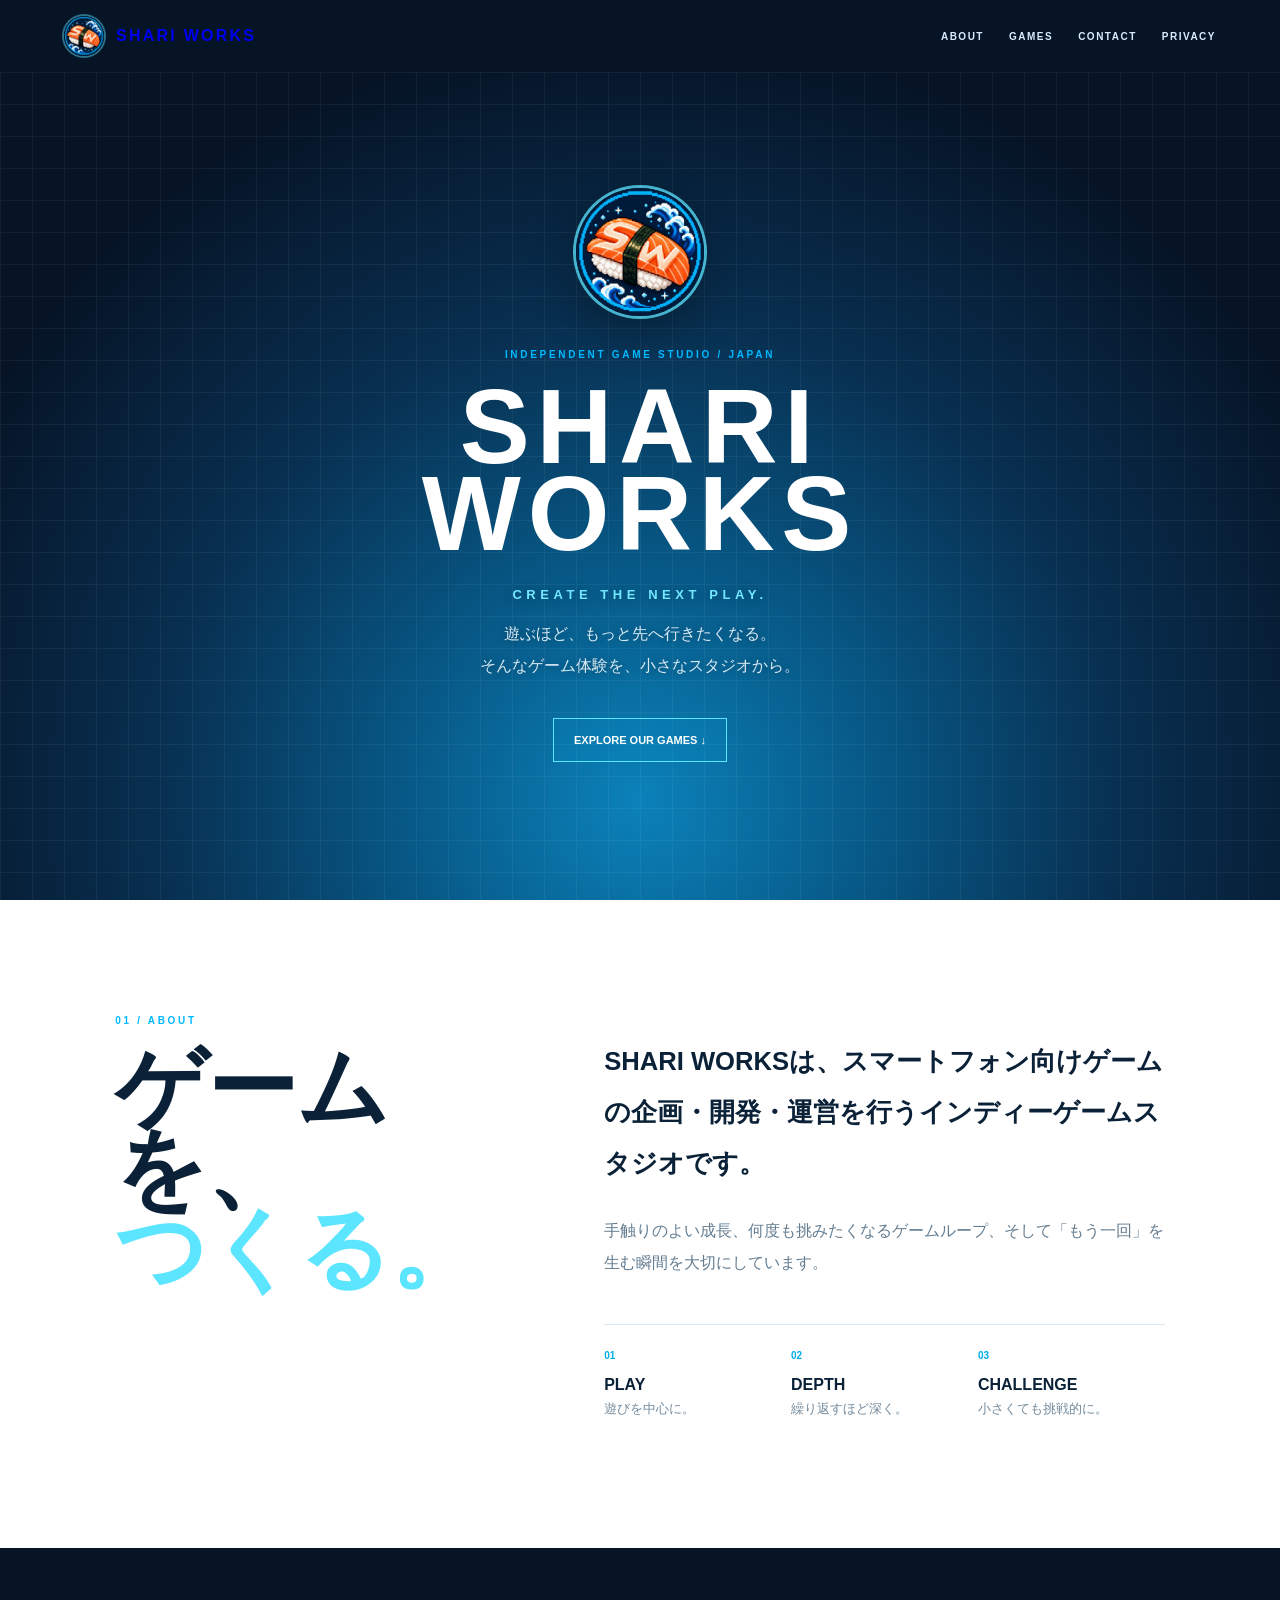
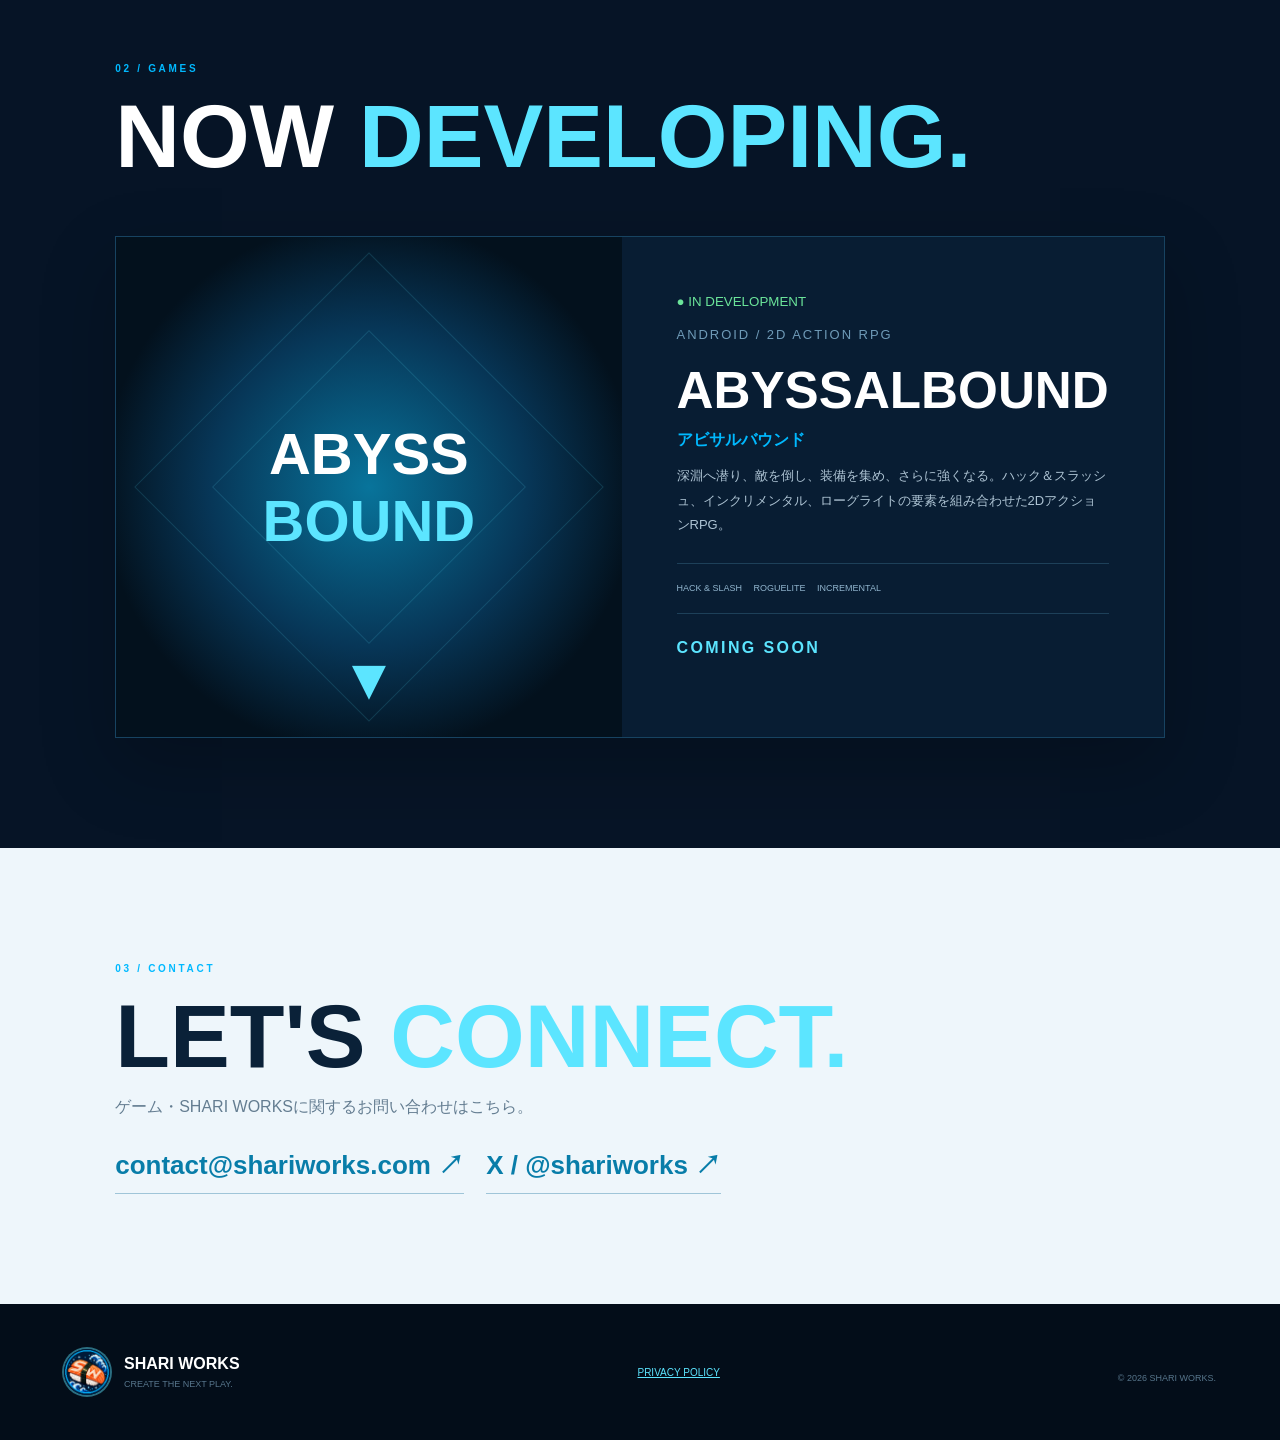
<file: index.html>
<!doctype html><html lang="ja"><head><meta charset="utf-8"><meta name="viewport" content="width=device-width,initial-scale=1"><meta name="description" content="SHARI WORKS — CREATE THE NEXT PLAY."><title>SHARI WORKS</title><link rel="stylesheet" href="assets/style.css"></head><body>
<header><a class="brand" href="#home"><img class="brand-logo" src="assets/shariworks-logo.png" alt=""><span>SHARI WORKS</span></a><nav><a href="#about">ABOUT</a><a href="#games">GAMES</a><a href="#contact">CONTACT</a><a href="privacy.html">PRIVACY</a></nav></header>
<main><section id="home" class="hero"><div class="grid"></div><div class="hero-in"><img class="hero-logo" src="assets/shariworks-logo.png" alt="SHARI WORKS sushi logo"><small>INDEPENDENT GAME STUDIO / JAPAN</small><h1>SHARI<br><span>WORKS</span></h1><h3>CREATE THE NEXT PLAY.</h3><p>遊ぶほど、もっと先へ行きたくなる。<br>そんなゲーム体験を、小さなスタジオから。</p><a class="btn" href="#games">EXPLORE OUR GAMES ↓</a></div></section>
<section id="about" class="about"><div><label>01 / ABOUT</label><h2>ゲームを、<br><em>つくる。</em></h2></div><div><p class="big">SHARI WORKSは、スマートフォン向けゲームの企画・開発・運営を行うインディーゲームスタジオです。</p><p>手触りのよい成長、何度も挑みたくなるゲームループ、そして「もう一回」を生む瞬間を大切にしています。</p><div class="values"><span><b>01</b>PLAY<small>遊びを中心に。</small></span><span><b>02</b>DEPTH<small>繰り返すほど深く。</small></span><span><b>03</b>CHALLENGE<small>小さくても挑戦的に。</small></span></div></div></section>
<section id="games" class="games"><label>02 / GAMES</label><h2>NOW <em>DEVELOPING.</em></h2><article><div class="abyss"><div>ABYSS<br><em>BOUND</em></div><i>▼</i></div><div class="info"><small class="status">● IN DEVELOPMENT</small><p class="meta">ANDROID / 2D ACTION RPG</p><h2>ABYSSALBOUND</h2><b class="jp">アビサルバウンド</b><p>深淵へ潜り、敵を倒し、装備を集め、さらに強くなる。ハック＆スラッシュ、インクリメンタル、ローグライトの要素を組み合わせた2DアクションRPG。</p><div class="tags">HACK &amp; SLASH　 ROGUELITE　 INCREMENTAL</div><strong>COMING SOON</strong></div></article></section>
<section id="contact" class="contact"><label>03 / CONTACT</label><h2>LET'S <em>CONNECT.</em></h2><p>ゲーム・SHARI WORKSに関するお問い合わせはこちら。</p><div class="contact-links"><a href="mailto:contact@shariworks.com">contact@shariworks.com ↗</a><a href="https://x.com/shariworks" target="_blank" rel="noopener noreferrer">X / @shariworks ↗</a></div></section></main>
<footer><div class="footer-brand"><img class="brand-logo" src="assets/shariworks-logo.png" alt=""><div><strong>SHARI WORKS</strong><small>CREATE THE NEXT PLAY.</small></div></div><a href="privacy.html">PRIVACY POLICY</a><small>© 2026 SHARI WORKS.</small></footer></body></html>
</file>
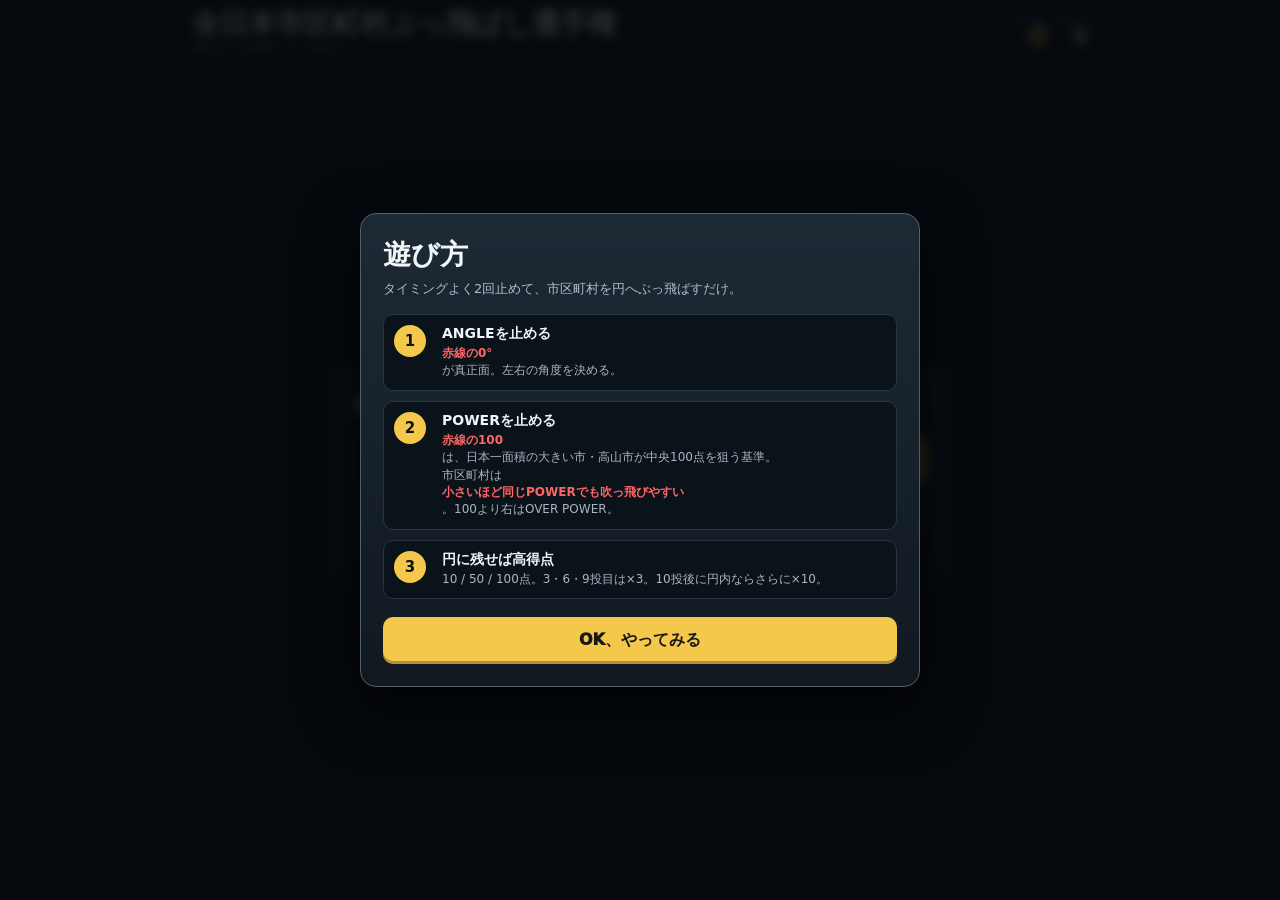
<file: games/buttobashi/index.html>
<!doctype html>
<html lang="ja">
<head>
<meta charset="utf-8" />
<meta name="viewport" content="width=device-width, initial-scale=1, viewport-fit=cover, maximum-scale=1" />
<title>全日本市区町村ぶっ飛ばし選手権 - 完全内蔵版</title>
<style>
:root{
  color-scheme:dark;
  --bg:#0c1116;--panel:#18212a;--panel2:#111820;--line:#344452;
  --text:#f2f5f7;--muted:#91a1b1;--accent:#f3c84b;--guest:#ff8b4d;
}
*{box-sizing:border-box}
html,body{margin:0;width:100%;height:100%;overflow:hidden;background:var(--bg);color:var(--text);font-family:system-ui,-apple-system,"Noto Sans JP",sans-serif;overscroll-behavior:none}
body{display:flex;justify-content:center}
button,select{font:inherit}
button{border:0;cursor:pointer}
button:disabled{opacity:.5;cursor:not-allowed}
.hidden{display:none!important}
.app{width:min(100vw,920px);height:100dvh;min-height:0;padding:8px;display:grid;grid-template-rows:auto minmax(0,1fr);gap:7px}
.topbar{height:48px;display:flex;align-items:center;justify-content:space-between;gap:10px;padding:0 4px}
.brand{min-width:0}.brand h1{margin:0;font-size:clamp(18px,3.6vw,28px);line-height:1;white-space:nowrap}.brand p{margin:3px 0 0;color:var(--muted);font-size:10px}
.scoreboxes{display:flex;align-items:center;gap:12px}.scorebox{text-align:right}.scorebox span{display:block;color:var(--muted);font-size:9px;letter-spacing:.14em}.scorebox strong{font-size:28px;color:var(--accent);line-height:1}.bestbox strong{font-size:21px;color:#d8e6ee}
.panel{background:linear-gradient(180deg,#1c2630,#121920);border:1px solid var(--line);border-radius:12px;box-shadow:0 7px 20px #0008}
.setup,.final{align-self:center;justify-self:center;width:min(620px,100%);padding:22px}.setup h2,.final h2{margin:0 0 15px}.setup-row{display:flex;gap:9px}.setup select{flex:1;min-width:0;padding:13px;border:1px solid var(--line);border-radius:10px;background:#0d141b;color:var(--text)}
.primary{padding:12px 18px;border-radius:10px;font-weight:950;color:#171717;background:var(--accent);box-shadow:inset 0 -3px 0 #0004}
.muted{color:var(--muted)}.tiny{font-size:11px;line-height:1.5;color:var(--muted)}
.game{min-height:0;display:grid;grid-template-rows:auto auto minmax(0,1fr) auto;gap:7px}
.hud{display:grid;grid-template-columns:repeat(4,1fr);gap:4px;padding:7px 9px;text-align:center}.hud span{display:block;font-size:9px;letter-spacing:.09em;color:var(--muted)}.hud strong{font-size:clamp(11px,2.5vw,17px);white-space:nowrap}
.municipality{min-height:58px;padding:8px 11px;display:flex;align-items:center;justify-content:space-between;gap:8px}.municipality-name{font-size:clamp(18px,4vw,28px);font-weight:950;line-height:1.05}.stats{text-align:right;font-size:10px;color:var(--muted);display:grid;gap:1px}.guest{display:inline-block;padding:2px 6px;margin-bottom:2px;border-radius:999px;background:var(--guest);color:#151515;font-size:10px;font-weight:950}
.arena-wrap{position:relative;min-height:0;overflow:hidden;border:1px solid var(--line);border-radius:12px;background:#091017;box-shadow:0 8px 24px #0008}
#arena{display:block;width:100%;height:100%;touch-action:none}
.camera-badge{position:absolute;left:8px;top:8px;padding:5px 8px;border-radius:999px;background:#000b;border:1px solid #ffffff28;color:#dce7ee;font-size:9px;letter-spacing:.06em;pointer-events:none}
.minimap-wrap{position:absolute;right:8px;top:8px;width:132px;height:190px;padding:6px;border-radius:10px;background:#061017e8;border:1px solid #ffffff30;box-shadow:0 5px 18px #000a;pointer-events:none}
.minimap-title{height:16px;text-align:center;color:#dfe9ef;font-size:9px;font-weight:900;letter-spacing:.12em}
#minimap{display:block;width:100%;height:calc(100% - 16px);border-radius:6px;background:#0b161d}
.distance-badge{position:absolute;left:8px;top:38px;padding:5px 8px;border-radius:7px;background:#000a;border:1px solid #ffffff20;color:#fff;font-size:11px;font-weight:900;pointer-events:none}
.distance-badge b{color:var(--accent)}
.municipality-intro{position:absolute;left:50%;top:18px;transform:translateX(-50%);width:min(60vw,420px);min-height:140px;padding:18px 20px;border-radius:12px;background:linear-gradient(180deg,#193847ee,#10232ee8);border:2px solid #d8dde0;box-shadow:0 8px 28px #000a;pointer-events:none;z-index:8;display:flex;flex-direction:column;align-items:center;justify-content:center;text-align:center;opacity:0}.municipality-intro.show{animation:introPanelShow 1.55s ease forwards}.municipality-intro-name{font-size:clamp(28px,5vw,48px);font-weight:1000;line-height:1.08;color:#fff;text-shadow:0 3px 10px #000}.municipality-intro-area{margin-top:8px;font-size:clamp(20px,3.8vw,34px);font-weight:950;line-height:1;color:#f3c84b;text-shadow:0 2px 8px #000}.municipality-intro-guest{margin-top:10px;padding:4px 10px;border-radius:999px;background:var(--guest);color:#151515;font-size:13px;font-weight:950}.municipality-intro-guest.hidden{display:none!important}@keyframes introPanelShow{0%{opacity:0;transform:translateX(-50%) translateY(-8px) scale(.97)}10%{opacity:1;transform:translateX(-50%) translateY(0) scale(1)}82%{opacity:1;transform:translateX(-50%) translateY(0) scale(1)}100%{opacity:0;transform:translateX(-50%) translateY(-4px) scale(.99)}}

.result-flash{position:absolute;left:50%;top:42%;transform:translate(-50%,-50%) scale(.7);font-size:clamp(38px,8vw,68px);font-weight:1000;text-shadow:0 5px 18px #000;opacity:0;pointer-events:none;white-space:nowrap}.result-flash.show{animation:flash .8s ease-out}@keyframes flash{0%{opacity:0;transform:translate(-50%,-50%) scale(.5)}20%{opacity:1;transform:translate(-50%,-50%) scale(1.08)}65%{opacity:1}100%{opacity:0;transform:translate(-50%,-60%) scale(1)}}
.controls{padding:9px;display:grid;grid-template-columns:minmax(0,1fr) 180px;gap:9px;align-items:stretch}.meters{display:grid;gap:7px}.meter-row{display:grid;grid-template-columns:73px minmax(0,1fr) 58px;gap:7px;align-items:center}.meter-title{font-size:10px;color:var(--muted);font-weight:900;letter-spacing:.08em}.meter-value{text-align:right;font-size:16px;font-weight:950}.meter{height:22px;position:relative;border-radius:7px;border:1px solid #42515f;background:linear-gradient(180deg,#0b1117,#141d25);overflow:hidden}.meter:before{content:"";position:absolute;inset:0;background:repeating-linear-gradient(90deg,transparent 0 7.7%,#ffffff20 8% 8.3%)}.meter.power-meter{height:36px;padding-bottom:13px}.meter.angle-meter{height:31px;padding-bottom:10px}.meter-scale{position:absolute;left:0;right:0;bottom:1px;height:10px;z-index:3;pointer-events:none}.meter-scale span{position:absolute;bottom:0;transform:translateX(-50%);font-size:7px;line-height:1;color:#b9c5ce;font-weight:800;white-space:nowrap}.meter-scale span:first-child{transform:none}.meter-scale .critical-label{color:#ff5a5a;font-size:8px;font-weight:1000}.needle{position:absolute;top:0;bottom:0;width:4px;margin-left:-2px;background:#fff;border-radius:2px;box-shadow:0 0 8px #fff;z-index:5}.meter.locked .needle{background:var(--accent);box-shadow:0 0 10px #f3c84b}.power-fill{position:absolute;left:0;top:0;bottom:12px;background:linear-gradient(90deg,#607d8b,#f3c84b 70%,#ff7b57);opacity:.48;z-index:1}.power-over-zone{position:absolute;left:80%;right:0;top:0;bottom:12px;background:repeating-linear-gradient(135deg,#ff4f4f10 0 6px,#ff4f4f24 6px 12px);z-index:2}.power-over-zone:after{content:"OVER";position:absolute;right:5px;top:3px;color:#ff7a7a;font-size:7px;font-weight:1000;letter-spacing:.08em}.power-100-mark{position:absolute;top:0;bottom:12px;left:80%;width:3px;margin-left:-1px;background:#ff4040;box-shadow:0 0 7px #ff4040;z-index:4}.angle-zero-mark{position:absolute;top:0;bottom:10px;left:50%;width:3px;margin-left:-1px;background:#ff4040;box-shadow:0 0 7px #ff4040;z-index:4}.phase-note{font-size:9px;color:var(--muted);text-align:center;margin-top:-2px}.action{height:100%;min-height:68px;font-size:17px;line-height:1.1}.action small{display:block;margin-top:4px;font-size:9px;font-weight:750;opacity:.7}
.final{text-align:center}.final-score{display:flex;justify-content:center;align-items:baseline;gap:7px;margin:6px 0 14px}.final-score strong{font-size:58px;color:var(--accent)}.breakdown{max-height:42vh;overflow:auto;display:grid;gap:5px;margin:0 0 13px;text-align:left}.breakdown .row{display:grid;grid-template-columns:38px 1fr 60px;gap:6px;padding:6px 8px;border-radius:7px;background:#0e151c}.breakdown .pts{text-align:right;font-weight:900}

.tutorial-overlay{position:fixed;inset:0;z-index:200;display:flex;align-items:center;justify-content:center;padding:18px;background:#05090dd9;backdrop-filter:blur(5px)}
.tutorial-card{width:min(560px,100%);padding:22px;border-radius:16px;background:linear-gradient(180deg,#1c2a35,#111820);border:1px solid #50606d;box-shadow:0 20px 55px #000c}.tutorial-card h2{margin:0 0 6px;font-size:28px}.tutorial-card .lead{margin:0 0 16px;color:#aebdca;font-size:13px}.tutorial-steps{display:grid;gap:10px;margin:0 0 18px}.tutorial-step{display:grid;grid-template-columns:38px 1fr;gap:10px;align-items:start;padding:10px;border-radius:10px;background:#0b131a;border:1px solid #263541}.tutorial-step b{width:32px;height:32px;border-radius:50%;display:grid;place-items:center;background:#f3c84b;color:#111;font-size:15px}.tutorial-step strong{display:block;margin-bottom:2px;font-size:14px}.tutorial-step span{display:block;color:#a8b6c2;font-size:12px;line-height:1.45}.tutorial-red{color:#ff6565!important;font-weight:900}.tutorial-card .primary{width:100%;font-size:16px;padding:13px 18px}
@media(max-width:560px){.app{padding:5px;gap:5px}.topbar{height:42px}.brand p{display:none}.hud{padding:6px 4px}.municipality{min-height:52px;padding:6px 8px}.stats{font-size:9px}.controls{grid-template-columns:minmax(0,1fr) 126px;padding:7px;gap:6px}.meter-row{grid-template-columns:54px minmax(0,1fr) 45px;gap:5px}.meter-title{font-size:9px}.meter-value{font-size:13px}.action{font-size:14px;min-height:62px}.setup,.final{padding:16px}.municipality-intro{top:14px;width:min(74vw,360px);min-height:116px;padding:14px 14px}}
</style>
</head>
<body>
<main class="app">
<div id="tutorialOverlay" class="tutorial-overlay" role="dialog" aria-modal="true" aria-labelledby="tutorialTitle">
  <div class="tutorial-card panel">
    <h2 id="tutorialTitle">遊び方</h2>
    <p class="lead">タイミングよく2回止めて、市区町村を円へぶっ飛ばすだけ。</p>
    <div class="tutorial-steps">
      <div class="tutorial-step"><b>1</b><div><strong>ANGLEを止める</strong><span><span class="tutorial-red">赤線の0°</span>が真正面。左右の角度を決める。</span></div></div>
      <div class="tutorial-step"><b>2</b><div><strong>POWERを止める</strong><span><span class="tutorial-red">赤線の100</span>は、日本一面積の大きい市・高山市が中央100点を狙う基準。<br>市区町村は<span class="tutorial-red">小さいほど同じPOWERでも吹っ飛びやすい</span>。100より右はOVER POWER。</span></div></div>
      <div class="tutorial-step"><b>3</b><div><strong>円に残せば高得点</strong><span>10 / 50 / 100点。3・6・9投目は×3。10投後に円内ならさらに×10。</span></div></div>
    </div>
    <button id="tutorialCloseBtn" class="primary" type="button">OK、やってみる</button>
  </div>
</div>
  <header class="topbar">
    <div class="brand"><h1>全日本市区町村ぶっ飛ばし選手権</h1><p>ANGLE → POWER → ぶっ飛ばせ！</p></div>
    <div class="scoreboxes"><div class="scorebox"><span>TOTAL</span><strong id="totalScore">0</strong></div><div class="scorebox bestbox"><span>BEST</span><strong id="bestScore">0</strong></div></div>
  </header>

  <section id="setup" class="panel setup">
    <h2>都道府県を選択</h2>
    <div class="setup-row">
      <select id="prefSelect" aria-label="都道府県"></select>
      <button id="startBtn" class="primary" disabled>START</button>
    </div>
    <p id="loadStatus" class="muted">全国の市区町村一覧を読み込み中…</p>
    <p class="tiny">10投勝負。3・6・9投目は県外ゲストで得点×3。小さい市区町村ほど吹っ飛びやすい！</p>
  </section>

  <section id="game" class="game hidden">
    <div class="hud panel">
      <div><span>THROW</span><strong id="throwNo">1 / 10</strong></div>
      <div><span>AREA</span><strong id="areaValue">-- km²</strong></div>
      <div><span>WEIGHT</span><strong id="weightValue">--</strong></div>
      <div><span>SCORE</span><strong id="currentScore">0</strong></div>
    </div>

    <div class="municipality panel">
      <div><div id="guestBadge" class="guest hidden">GUEST ×3</div><div id="municipalityName" class="municipality-name">---</div><div id="prefName" class="muted">---</div></div>
      <div class="stats"><span id="flightFactor">FLIGHT ×--</span><span id="massFactor">MASS ×--</span><span id="spinValue">SPIN --</span><span id="sizeValue">SIZE 実寸比 ×2.25</span></div>
    </div>

    <div class="arena-wrap">
      <canvas id="arena"></canvas>
      <div id="cameraBadge" class="camera-badge">START CAMERA</div>
      <div id="distanceBadge" class="distance-badge">TARGET <b>1255m</b></div>
      <div id="municipalityIntro" class="municipality-intro" aria-live="polite"><div id="municipalityIntroName" class="municipality-intro-name">---</div><div id="municipalityIntroArea" class="municipality-intro-area">0 km²</div><div id="municipalityIntroGuest" class="municipality-intro-guest hidden">県外ゲスト ×3</div></div>
      <div class="minimap-wrap"><div class="minimap-title">COURSE MAP</div><canvas id="minimap"></canvas></div>
      <div id="resultFlash" class="result-flash"></div>
    </div>

    <div class="controls panel">
      <div class="meters">
        <div class="meter-row">
          <div class="meter-title">ANGLE</div>
          <div id="angleMeter" class="meter angle-meter"><div class="angle-zero-mark"></div><div class="meter-scale"><span style="left:0%">-90</span><span class="critical-label" style="left:50%">0</span><span style="left:100%">+90</span></div><div id="angleNeedle" class="needle"></div></div>
          <div id="angleValue" class="meter-value">0°</div>
        </div>
        <div class="meter-row">
          <div class="meter-title">POWER</div>
          <div id="powerMeter" class="meter power-meter"><div id="powerFill" class="power-fill"></div><div class="power-over-zone"></div><div class="power-100-mark"></div><div class="meter-scale"><span style="left:0%">0</span><span style="left:8%">10</span><span style="left:16%">20</span><span style="left:24%">30</span><span style="left:32%">40</span><span style="left:40%">50</span><span style="left:48%">60</span><span style="left:56%">70</span><span style="left:64%">80</span><span style="left:72%">90</span><span class="critical-label" style="left:80%">100</span></div><div id="powerNeedle" class="needle"></div></div>
          <div id="powerValue" class="meter-value">0%</div>
        </div>
        <div id="phaseNote" class="phase-note">針が往復します。タイミングを合わせてANGLEを止める。</div>
      </div>
      <button id="actionBtn" class="primary action" disabled>ANGLE STOP<small>1回目</small></button>
    </div>
  </section>

  <section id="final" class="panel final hidden">
    <h2>大会結果</h2>
    <div class="final-score"><span>TOTAL</span><strong id="finalScore">0</strong><small>/ 17600</small></div>
    <div id="finalBonusSummary" class="tiny" style="margin:-4px 0 6px">通常得点 0 ＋ 最終残留ボーナス 0</div><div id="finalBestSummary" class="tiny" style="margin:0 0 12px">BEST 0</div>
    <div id="scoreBreakdown" class="breakdown"></div>
    <button id="retryBtn" class="primary">もう一回</button>
  </section>
</main>
<script>
'use strict';

const EMBEDDED_MUNICIPALITY_DATA={"10":[["10201","前橋市",31147,["29.i.2.d.e.g.8.5.c.13.20.23.u.3.3.u.u.2q.19.1w.1f.e.l.t.d.4.5.n.9.0.4.p.b.2.3.b.1.0"]],["10202","高崎市",45956,["2c.1x.i.c.3.q.g.m.i.0.m.1c.1l.10.1.u.1h.m.g.l.h.15.a.t.d.13.4b.1l.1b.8.3.r.1e.11.18.2.2.c.2c.d.6.k.18.16.q.7.2.0","4i.1g.c.1.h.m.0.f.6.3"]],["10203","桐生市",27439,["10.2q.j.6.j.f.0.f.j.b.6.5.1.3.5.5.1i.21.y.d.o.p.2.0.6.6.5.1.1.0.2.k.h.u.e.q.j.8.x.1s.4.g.2.0","1t.1u.r.31.2.z.24.n.g.s.3.g.n.s.g.a.3.a.n.a.l.5.2.g.k.e.6.y.p.i.3.9.1.2"]],["10204","伊勢崎市",13936,["1f.7.a.5.c.4.10.1l.c.1.2.a.e.b.3.a.c.2.4.o.7.w.4.o.7.6.e.e.5.e.a.c.5.2.3.1.0.6.0.2.h.1.1f.p.b.p.3.1.5.1.1.l.0.1"]],["10205","太田市",17551,["e.1f.16.10.7.8.a.i.a.2.9.a.4.e.l.7.1.a.b.4.1.k.n.d.j.e.z.9.8.1.0.1.7.3.4.j.f.b.8.7.3.n.a.x.q.7.m.g.k.3.0.1"]],["10206","沼田市",44350,["3g.2b.a.16.j.u.7.1g.r.12.2b.o.11.2d.v.a.h.o.8.w.z.2.b.9.3.17.w.z.3.23.k.h.1c.3.p.1c.3.1w.o.j.o.2.14.t.6.8.g.t.u.2.1g.v.4.4"]],["10207","館林市",6101,["t.p.2.3.g.1.g.2.u.c.a.g.j.6.r.i.n.8.t.1.8.7.2.4.4.5.a.3.6.5.h.1.g.v"]],["10208","渋川市",24016,["2w.z.1b.14.17.1k.1j.h.v.6.r.d.1e.1j.x.9.2.p.3g.0.w.a.o.1.8.c.2.2"]],["10209","藤岡市",18029,["30.1x.9.6.a.g.x.1i.1.12.b.4.1.i.p.3.h.g.d.7.0.h.r.5.x.a.5.9.13.8.c.d.16.9.k.l.18.5.g.j.e.2.8.l.5.9.q.b.0.b.m.5.e.6.4.2"]],["10210","富岡市",12286,["24.1f.9.s.2.2.4.0.f.8.5.e.5.1.3.g.d.2.3.k.b.0.j.m.0.11.6.f.13.a.l.z.0.d.9.5.c.9.g.1.1m.o.e.9.i.0.c.f.k.4.2.0"]],["10211","安中市",27619,["2y.14.j.5.d.g.v.c.1t.p.15.m.v.3.9.p.0.29.1e.7.24.12.s.0.1a.i.i.g.9.2.a.q.1.2"]],["10212","みどり市",20852,["1u.15.t.k.z.m.1f.1s.8.a.e.i.t.q.f.n.a.19.n.x.1e.b.a.13.b.19.k.x.1g.s.1o.m.n.q"]],["10344","榛東村",2749,["10.e.0.2.0.4.9.3.3.a.b.5.1.6.3.b.3.0.j.j.f.7.0.3.0.1.6.5.4.4.a.1.o.c.g.0.0.2.6.2.1.e.8.4.0.4"]],["10345","吉岡町",2052,["14.5.3.o.3.1.0.6.1.4.1.0.7.d.3.1.1.0.1.6.7.5.2.d.d.7.7.4.n.d.m.3.o.c.g.0.2.a.8.1.1.3.0.1.a.4.0.2"]],["10366","上野村",18177,["20.g.r.a.b.7.d.4.f.w.d.c.f.5.7.h.x.d.8.j.9.v.c.h.3.9.y.9.12.a.m.d.6.q.s.m.3.e.c.k.0.0"]],["10367","神流町",11458,["11.z.12.7.8.8.y.9.s.8.2.a.d.y.3.2.5.4.j.3.n.c.f.a.b.m.b.j.4.b.9.3.3.d.d.3.9.1d.6.i.m.0.4.1"]],["10382","下仁田町",18834,["24.1i.h.i.j.0.7.19.h.1.d.f.f.1.9.e.r.1.l.p.7.17.12.l.2.e.i.6.16.7.a.6.1.e.m.10.16.9.9.1w.0.2"]],["10383","南牧村",11882,["1y.u.l.c.13.7.b.8.f.0.9.d.n.1.f.r.4.9.i.g.k.7.5.r.6.3.4.6.s.2.8.b.c.3.k.c.0.8.i.2.8.1e.0.2"]],["10384","甘楽町",5847,["10.1b.8.8.1.a.8.k.7.6.7.g.j.6.l.m.9.1.t.a.2.f.a.5.a.h.c.2.4.j.e.1.4.h.2.0.0.4.4.0.2.0.4.f.e.5.2.0"]],["10421","中之条町",43915,["42.1u.h.4.0.i.n.f.1l.4.v.j.15.0.0.o.x.a.p.t.q.h.3.d.1f.l.j.4.8.d.f.l.3u.13.k.n.14.g.o.12.1.y.1g.6.0.14.i.k.2.2"]],["10424","長野原町",13381,["a.14.9.c.2.o.n.9.t.2.8.v.7.1.4.p.9.x.6.9.a.e.8.5.7.17.2.0.8.3.o.m.10.f.o.8.6.k.7.8.7.0.d.e.b.3.d.8.3.12.8.g.4.2"]],["10425","嬬恋村",33839,["1q.z.a.y.7.6.9.d.5.a.4.1o.8.2.5.w.r.g.t.9.1.a.1p.r.2.25.i.t.1.x.k.h.2.h.1c.d.a.i.7.a.12.18.2.2"]],["10426","草津町",4886,["11.x.8.5.c.2.c.c.m.1.i.c.4.e.7.a.1.0.0.3.5.8.9.0.0.0.2.e.7.2.1.2.0.a.b.9.5.b.b.5.1.9.7.7.8.d.7.5.1.7.0.0"]],["10428","高山村",6414,["w.j.4.6.1.y.2.4.2.2.9.6.9.4.v.3.j.n.3.n.4.f.m.0.4.3.s.6.0.4.0.4.6.0.6.2"]],["10429","東吾妻町",25380,["2r.1s.9.f.2.13.s.3.s.j.5.j.l.7.3.j.s.6.g.5.u.k.u.9.u.4.10.s.o.4.h.s.19.10.1b.3.b.a.0.9.z.3.1b.q.1.0"]],["10443","片品村",39160,["1m.1k.1l.s.r.0.h.s.9.j.t.9.6.r.f.n.16.x.1.b.t.f.g.f.5.1h.a.9.y.2.8.s.k.9.2i.q.v.1g.16.m.z.1c.1.0"]],["10444","川場村",8510,["16.e.z.u.n.1.3.c.9.0.9.8.6.l.3.9.6.17.w.1b.k.q.5.q.u.a.1.a.2.4"]],["10448","昭和村",6415,["v.o.9.j.2.9.4.1.6.5.8.f.g.7.g.1.8.6.0.g.a.c.e.1a.1.5.1.1.n.4.v.b.5.6.1.1.1.3.3.0"]],["10449","みなかみ町",78072,["2i.1e.17.2.n.k.4.24.v.10.39.h.4.x.p.11.s.n.3.13.24.d.3.17.14.5.9.25.1m.7.w.r.4.z.1m.1o.3.2i.d.g.w.s.1f.12.3.2"]],["10464","玉村町",2584,["p.h.a.8.0.9.e.0.3.3.0.1.a.0.4.m.6.2.4.2.c.q.1.0.3.3.15.3.5.3.4.9.9.b.0.5.4.3"]],["10521","板倉町",4179,["n.i.2.5.7.1.3.j.i.b.4.6.e.3.p.d.e.0.8.3.e.8.2.1.7.a.8.i.6.3.6.8.2.6.1.2.2.0.2.1.4.a.3.4.1.5.5.2.0.c.f.4.3.6.l.h.3.1"]],["10522","明和町",1966,["13.3.g.0.2.3.2.0.i.1.4.3.g.4.c.3.a.4.b.c.v.c.p.1.1.9.7.5.0.0"]],["10523","千代田町",2175,["8.5.1.8.i.4.6.g.r.0.p.f.0.d.5.5.e.9.8.c.6.2.0.3.a.4.0.4"]],["10524","大泉町",1801,["j.8.2.j.2.0.2.5.8.2.2.0.3.3.6.5.k.8.5.o.b.6.6.8.0.6.j.b.5.5"]],["10525","邑楽町",3101,["f.t.e.2.1.8.a.4.0.3.k.0.7.e.7.i.i.2.5.6.9.4.3.6.n.9.3.r.2.l.2.0"]]],"11":[["11100","さいたま市",21768,["21.q.0.15.10.1.a.p.o.c.y.j.o.5.3.q.q.e.3.1e.9.8.d.8.f.c.d.e.1b.0.15.19.1.1"]],["11201","川越市",10913,["1i.x.2.18.d.6.9.5.r.s.2.g.b.l.2.7.5.0.2.d.x.b.l.f.u.3.2.b.0.h.8.c.20.5.6.c"]],["11202","熊谷市",15989,["r.1v.k.b.1q.1e.d.1.3.8.2.g.c.8.3.e.3.0.3.1.c.10.3.i.a.4.h.c.b.5.6.f.f.9.5.8.r.5.5.c.n.h.8.5.2.p.h.b.a.d.k.3.1.1d.0.1"]],["11203","川口市",6196,["13.0.0.f.e.2.4.9.8.2.6.9.5.5.4.1.e.8.4.d.k.g.3.8.2.2.4.4.4.g.6.8.p.c.6.e.f.c.0.5.1.1.5.2.1.0.j.b.a.l.j.3.3.1"]],["11206","行田市",6746,["e.17.4.a.1.o.c.g.6.0.4.e.f.1.1.8.1.a.f.4.d.f.9.0.9.7.3.h.8.d.1.7.9.0.4.n.1c.6.2.1"]],["11207","秩父市",57787,["o.39.2s.1i.16.1m.1l.7.k.2k.17.i.3d.u.1j.j.1l.11.d.1x.2i.15.w.1g.3c.15.2b.1d.u.11.2.4"]],["11208","所沢市",7211,["a.v.k.m.k.9.a.e.f.i.j.a.b.1.n.c.1b.0.0.3.2.1.a.3.7.5.0.h.s.d.c.2.1.3.i.h.8.a.4.1.1.3.0.0"]],["11209","飯能市",19291,["2p.o.e.p.d.r.18.f.c.j.g.2.q.w.m.a.a.18.1o.d.6.e.f.a.3.q.l.8.h.f.15.0.d.7.d.6.v.j.p.1.7.1"]],["11210","加須市",13331,["1s.1.b.8.f.i.b.a.t.g.d.8.v.3.0.f.7.9.3.r.y.5.a.0.g.7.c.n.4.7.e.d.8.3.i.a.c.1g"]],["11211","本庄市",8985,["1u.15.h.e.x.g.b.c.7.s.5.i.15.m.d.b.8.p.a.n.k.b.a.4.w.x.0.v.14.e.e.c"]],["11212","東松山市",6551,["3.1f.0.1.2.0.e.a.3.g.e.2.3.w.g.k.c.2.1.2.0.4.l.0.0.2.0.4.4.0.5.4.t.a.7.b.l.f.0.9.3.5.1.3.0.3.s.4.c.3.5.11.6.b.2.3"]],["11214","春日部市",6605,["d.18.3.b.h.0.1.d.6.b.7.j.u.4.i.3.4.l.a.1.4.9.6.16.7.10.j.1.7.k.3.7.3.2.1.2"]],["11215","狭山市",4894,["d.v.8.3.k.g.6.2.a.5.0.8.4.a.5.6.c.o.p.8.d.4.h.h.l.1.i.t.0.5.8.7.0.3"]],["11216","羽生市",5868,["16.j.3.2.0.6.6.e.3.a.b.3.1.c.1.0.7.0.0.c.n.0.3.1.3.1.7.4.1.d.b.1.5.f.8.7.1.3.1.3.o.0.16.f.g.a.0.2"]],["11217","鴻巣市",6727,["11.5.b.f.4.1.3.5.8.3.s.g.g.3.2.b.0.5.q.k.1.g.i.m.4.g.t.f.2.k.p.0.f.l.h.l"]],["11218","深谷市",13822,["9.1l.g.0.0.1.0.3.1e.g.1.1a.l.4.9.e.i.c.1.q.j.a.d.1.6.9.x.2.7.d.n.1.12.j.v.f.e.9.0.9.7.0.0.9.1.2.i.h.g.2.2.b.0.3"]],["11219","上尾市",4531,["v.w.7.b.6.1.7.9.4.r.e.0.4.0.6.4.1.d.2.3.o.c.q.m.2.i.d.1.9.9.7.2.7.2.6.k.l.3.b.6.1.0"]],["11221","草加市",2745,["n.i.e.5.h.x.2.1.2.0.2.0.2.4.i.6.e.7.2.1.1.3.g.0.0.c.7.0.1.o.b.3.8.c.3.0.1.4.4.2.2.1.1.4.j.6.7.3.5.5.1.1"]],["11222","越谷市",6008,["t.o.3.b.2.1.4.0.2.7.7.j.a.f.0.4.4.4.a.1.2.h.q.o.9.6.0.4.2.4.m.8.5.8.8.4.0.k.f.2.4.4.1.0.d.8.j.5.b.d.3.1"]],["11223","蕨市",509,["f.3.2.3.2.1.s.8.0.2.1.4.9.6.j.b.0.1"]],["11224","戸田市",1814,["t.b.4.3.6.4.a.0.6.3.o.i.a.1.1.g.11.0.5.d.1.8.7.3.1.f.1.1"]],["11225","入間市",4472,["12.0.n.c.0.g.6.8.9.2.9.7.2.5.v.3.7.f.8.b.a.4.0.1.0.1.4.0.0.j.a.9.4.g.i.7.2.a.c.0.4.e.4.6"]],["11227","朝霞市",1831,["6.n.8.0.4.m.5.2.0.8.7.4.5.c.5.5.3.4.5.f.0.9.6.f.a.2.2.1.6.1.0.1"]],["11228","志木市",916,["2.h.g.e.0.8.7.8.5.3.3.6.d.4.3.7.c.7.2.1.4.2.5.3.8.d.0.1"]],["11229","和光市",1097,["2.h.8.4.0.5.8.c.f.g.1.c.3.3.b.2.0.1.4.1.5.1.0.1.2.3.a.b.0.7.4.3.2.2.2.1"]],["11230","新座市",2275,["9.f.2.1.0.1.5.5.2.1.a.2.2.3.0.1.4.6.8.3.4.0.3.k.8.i.4.3.4.6.x.m.0.h.l.8.k.d.0.1.0.3.3.3.6.5.0.3.1.3.1.0"]],["11231","桶川市",2536,["a.t.4.0.i.6.3.g.3.0.7.4.0.g.5.0.1.7.1.4.b.c.d.8.4.1.f.p.s.9.4.6.a.p"]],["11232","久喜市",8236,["18.1f.7.1c.a.c.3.k.b.1.7.e.9.5.2.8.x.7.t.e.5.l.c.d.8.0.u.5.o.n.c.d.8.h.6.1"]],["11233","北本市",1983,["p.7.i.4.4.3.2.2.4.1.7.9.4.3.3.3.6.0.c.a.a.0.4.8.3.2.1.4.2.8.5.c.9.5.9.0.b.a.0.4.0.0.3.0.2.d.3.0.0.1.4.b.1.0.3.3.1.1"]],["11234","八潮市",1799,["d.8.1.2.3.1.2.3.4.1.5.b.a.6.2.n.6.1.8.q.e.8.7.e.0.c.d.9.7.8.3.3.1.1.4.b.1.1"]],["11235","富士見市",1970,["0.p.2.4.6.2.0.6.c.2.6.a.7.g.6.4.3.0.1.0.d.8.h.d.1.9.6.1.0.3.f.6.4.7.m.3.3.b.0.1.2.1.2.0"]],["11237","三郷市",3004,["l.r.0.1.i.5.0.1.q.0.9.12.6.12.d.0.0.d.b.2.1.5.0.1.a.d.f.7.3.h.1.5"]],["11238","蓮田市",2717,["6.w.5.1.0.3.2.j.n.p.f.5.2.1.2.1.6.1.g.8.g.3.2.i.8.1.a.c.8.3.4.4.2.8.5.a.0.2.4.0.2.2.j.0.7.4.2.6.5.0.0.0"]],["11239","坂戸市",4108,["1g.1.n.e.6.b.n.8.7.2.0.5.b.4.7.4.r.m.3.1.4.b.g.0.3.3.8.b.7.f.14.b.q.2.i.i.2.2"]],["11240","幸手市",3405,["9.t.4.i.q.6.6.9.a.q.5.6.5.e.d.d.3.0.1.0.3.e.9.5.1.5.5.2.7.9.4.5.0.1.b.7.0.9.4.1.2.3.c.0.4.7.2.0"]],["11241","鶴ヶ島市",1762,["m.h.6.e.3.4.5.6.4.4.n.a.1.5.d.5.9.2.e.h.4.2.4.5.1.0.e.3.0.4.0.2.2.1.6.0.6.7.2.2"]],["11242","日高市",4734,["u.j.6.c.8.c.7.a.0.6.h.2.2.9.r.2.l.c.d.7.0.j.m.9.a.9.m.3.a.0.4.2.6.4"]],["11243","吉川市",3173,["h.10.0.t.7.7.e.9.3.3.3.2.2.f.1.0.3.5.m.6.k.10.8.m.p.2.h.6"]],["11245","ふじみ野市",1460,["h.m.1.3.0.1.6.3.3.1.7.4.1.3.e.5.g.f.0.5.6.3.2.a.e.0.2.a.l.6.3.6.g.5.7.g.9.0.0.3.0.0.d.0.1.2.0.4.0.0"]],["11246","白岡市",2500,["10.o.f.7.7.4.9.9.7.0.1.h.f.4.f.7.2.7.4.1.2.1.o.e.a.5.3.3.2.3.a.4.0.4.4.3.2.0.6.e.6.2.4.0.2.4.2.2.0.4.3.2.8.8.3.8"]],["11301","伊奈町",1478,["i.q.f.7.b.d.0.3.0.3.9.5.4.f.s.k.8.a.1.g.0.6"]],["11324","三芳町",1533,["r.3.a.b.c.0.2.2.0.4.8.0.6.5.0.4.i.i.0.2.1.2.d.2.0.1.0.3.l.a.d.l.1.4.1.1"]],["11326","毛呂山町",3427,["n.u.5.0.2.9.7.j.a.d.i.4.c.9.0.3.0.1.g.2.8.5.8.c.0.6.9.6.4.2.0.2.1.6.f.3.0.a.d.8.0.2.0.4.h.6.3.0"]],["11327","越生町",4033,["1.u.b.0.7.5.1.7.f.d.e.f.a.3.6.5.e.0.6.7.e.8.g.i.f.i.h.5.9.g.2.6.0.2"]],["11341","滑川町",2951,["n.h.2.3.2.3.4.8.8.0.0.b.o.4.0.0.4.4.2.5.2.0.7.g.6.12.1.0.5.1.3.6.p.3.8.9.5.1.2.5.9.7.6.9.3.3.1.0.1.3"]],["11342","嵐山町",3006,["9.19.k.q.3.a.8.6.1.8.8.2.9.6.a.w.5.2.d.1.b.h.2.7.3.6.3.1.6.b.0.9.4.0.2.3.b.f.0.5.8.5.9.3.0.1.0.3.2.1.4.0.4.1"]],["11343","小川町",6037,["u.15.a.4.7.6.0.6.c.g.1.4.3.0.0.a.5.8.0.4.4.2.b.2.l.3.3.6.0.4.5.0.h.g.d.1.1.h.10.l.t.d.a.h.a.1.g.6.i.d.6.6.4.0.2.1.0.3"]],["11346","川島町",4168,["12.w.r.9.0.4.3.0.h.3.9.h.1.0.3.1.9.d.0.0.5.0.0.3.0.1.m.0.2.3.0.1.e.7.k.8.0.e.4.0.4.e.a.6.1.6.a.4.4.a.5.0.0.2"]],["11347","吉見町",3863,["r.j.m.b.e.k.8.2.6.k.a.8.3.c.d.5.d.8.f.1.1.7.b.b.1.n.4.5"]],["11348","鳩山町",2571,["6.j.k.a.8.e.f.4.d.c.9.0.r.r.4.1.8.2.0.1.0.3.c.7.c.4.4.1"]],["11349","ときがわ町",5577,["1d.6.6.5.6.7.w.f.6.3.w.0.c.6.8.8.9.a.0.6.9.0.3.2.7.6.t.a.j.8.l.j.2.1"]],["11361","横瀬町",4929,["l.10.3.7.0.d.7.f.a.t.6.3.8.a.2.1.4.1.u.8.8.k.7.i.17.i.3.2"]],["11362","皆野町",6366,["1g.18.h.5.9.j.d.1.5.7.l.6.0.9.f.2.7.5.5.7.5.0.1.0.2.9.o.5.c.j.a.6.8.1.6.e.3.8.2.2.4.4.g.6.2.7.q.6.2.1c.1.4"]],["11363","長瀞町",3040,["r.3.8.d.o.9.k.6.4.6.0.4.7.3.1.a.5.4.0.o.d.0.3.6.j.9.4.9.3.7.1.3"]],["11365","小鹿野町",17124,["5.1f.12.1c.s.g.i.3.5.14.j.8.1.b.j.1.15.e.v.7.r.l.2.p.9.5.c.p.12.l.k.0.4.2"]],["11369","東秩父村",3697,["d.16.f.l.4.v.5.p.4.3.c.2.c.i.10.g.d.6.f.e.0.0.7.2.2.i.5.8.3.0"]],["11381","美里町",3331,["p.m.8.5.3.9.8.9.0.1.1.3.8.9.3.1.0.1.c.9.i.2.0.a.6.1.2.0.0.4.1.4.2.2.d.a.6.g.3.c.j.c.7.9.9.1.1.1"]],["11383","神川町",4757,["1l.18.m.b.0.1.q.d.e.5.3.l.6.7.o.17.6.6.a.c.6.4.1.e.b.3.d.e.9.a.5.c.6.c.n.14.1b.9.0.1"]],["11385","上里町",2914,["q.j.5.8.4.4.7.a.a.a.1.2.j.e.5.3.7.4.5.d.1.2.3.2.3.3.a.j.1.3.g.h.4.4.0.0.k.0.4.4"]],["11408","寄居町",6432,["f.1b.u.i.11.k.q.0.0.e.6.2.10.3.0.8.5.4.e.3.0.g.9.3.d.c.j.5.9.2.b.i.d.j.p.0.0.n.6.3.2.9.g.2.g.b.2.b.3.b.0.3"]],["11442","宮代町",1592,["i.o.d.2.7.5.5.7.4.1.0.1.1.3.1.1.3.1.5.0.3.5.0.3.1.1.6.3.1.1.1.7.4.0.6.2.2.0.1.6.6.a.w.k.5.a.0.2"]],["11464","杉戸町",3004,["14.9.3.8.0.0.1.3.7.6.7.4.2.6.2.2.1.c.5.3.9.8.3.1.5.0.6.9.v.j.7.b.4.b.a.a.6.1.2.8.a.4.4.d.2.2.2.1.g.g.4.f.6.5.c.g.2.2"]],["11465","松伏町",1614,["f.3.0.9.4.0.8.b.a.1.a.s.b.1.4.4.2.2.1.g.2.1.6.6.d.2.3.0.1.5.1.0.7.1.1.1.2.3.8.5.1.5.1.1.5.1"]]],"12":[["12100","千葉市",27176,["v.1c.8.f.5.p.d.5.b.6.t.1z.1g.v.k.o.6.i.6.i.q.6.e.b.12.o.k.1k.6.12.1l.2.t.d.19.d","1j.i.e.3.8.g.j.0.1.b"]],["12202","銚子市",8392,["f.1c.j.5.a.f.1.b.3.2.4.7.3.a.9.0.2.j.f.5.3.p.7.1.2.9.k.7.g.q.1g.12.y.1.c.a.7.3.1.14.d.5.9.d.1d.e.0.0"]],["12203","市川市",5691,["v.14.e.b.5.z.5.l.c.f.c.8.4.6.c.2.6.9.4.d.c.10.b.e.9.0.3.g.g.1.1.m.1.7.1.e.3.7.7.8.3.2.a.1.9.6.l.1.9.1","o.12.3.0.4.7.0.8"]],["12204","船橋市",8556,["z.18.d.n.1.7.g.f.6.b.e.6.a.0.6.f.c.9.m.3.k.5.0.k.7.6.9.u.3.i.3.4.v.0.1.o.f.1.6.3.3.b.f.6.0.0","z.1g.1.5.c.0.3.4.4.2.0.2.3.0.0.0.5.1","j.f.4.3.6.4.3.6.5.3.0.1"]],["12205","館山市",10991,["9.17.10.j.6.w.5.c.16.2.l.m.3.s.a.i.h.7.1f.m.3.p.19.x.1c.0.o.7.d.11.0.1"]],["12206","木更津市",13873,["2f.e.0.7.8.3.6.b.8.17.o.0.4.q.e.2.m.c.1.8.1.10.y.v.12.4.m.q.r.e.r.l.z.m.f.e.1n.j.7.l"]],["12207","松戸市",6138,["11.r.6.1.u.1.g.m.k.2.8.2.l.g.0.8.7.2.j.k.5.3.9.7.b.e.2.p.3.15.0.1"]],["12208","野田市",10353,["1s.1s.j.g.z.4.z.1f.7.l.2.v.n.v.3.p.6.3.8.8.a.o.1c.1e.6.m.10.g.1.i.c.a.2.0"]],["12210","茂原市",9990,["15.1b.4.5.14.0.q.4.k.8.d.c.b.k.d.u.7.e.3.i.l.h.f.1.8.f.f.v.2.n.6.7"]],["12211","成田市",21392,["1f.1f.1q.r.e.18.1k.2.1.s.n.y.n.1.0.10.b.i.f.7.r.13.n.g.r.z.o.p.2.z.0.1"]],["12212","佐倉市",10350,["15.6.h.n.a.n.3.7.12.6.1g.4.9.g.o.e.0.g.3.6.b.e.2.4.7.e.4.i.l.j.f.v.r.7.7.2.0.2"]],["12213","東金市",8917,["1h.5.12.b.b.d.6.3.f.5.0.9.o.6.8.6.m.6.i.c.a.5.8.10.d.q.b.7.5.6.8.m.9.4.h.d.j.f.l.h.b.f"]],["12215","旭市",13023,["r.1i.9.1.3.t.j.3.g.3.4.h.7.1.d.6.5.j.m.l.4.6.k.h.6.8.c.5.c.o.e.d.c.i.e.4.0.m.e.b.3.8.6.a.b.i.k.6.l.a.4.7.t.3.19.m.3.2"]],["12216","習志野市",2099,["y.b.b.g.h.1.f.m.7.3.1.2.b.0.1.3.c.0.2.7.5.7.8.f.e.4.a.3.6.4.2.3.8.4.1.5.6.7.c.4.5.2.0.4.4.2"]],["12217","柏市",11470,["e.z.b.4.h.e.1c.q.14.6.h.a.1d.18.l.l.l.1.0.l.f.f.7.9.c.5.f.n.3.0.s.x.1a.m.c.a"]],["12218","勝浦市",9403,["1l.8.i.7.i.0.g.13.8.7.k.3.e.k.0.10.c.a.f.q.7.d.h.i.b.7.f.k.h.x.h.d.0.0"]],["12219","市原市",36803,["d.3v.28.8.m.16.v.8.h.12.w.3e.j.g.1p.m.b.1d.4.1l.d.11.v.9.5.1d.7.5.10.15.a.1.k.0"]],["12220","流山市",3531,["j.12.2.1h.8.n.a.0.0.m.a.4.0.9.2.c.6.e.b.6.6.0.c.6.9.6.g.e.l.b.7.a.b.8.7.1"]],["12221","八千代市",5138,["m.10.9.1.7.b.d.i.b.3.6.5.f.3.6.7.5.1.4.f.1.5.a.7.3.5.c.1.5.5.6.b.u.8.e.c.b.8.a.2.5.6.2.g.b.8.0.0.4.0.4.e.0.2"]],["12222","我孫子市",4314,["p.p.k.a.a.a.e.5.o.a.e.o.9.4.9.1.0.5.0.0.1.2.z.5.5.4.9.7.7.2.r.9.1.9.e.3.4.5.1.1.2.1.4.6.6.5.2.3"]],["12223","鴨川市",19084,["2c.17.a.0.8.i.1.w.7.4.5.d.5.8.z.3.h.c.5.q.b.4.7.g.p.4.b.v.h.3.0.j.9.0.0.8.11.l.0.d.c.5.1e.0.18.j.a.6.m.j.u.a.a.e.8.3.2.1"]],["12224","鎌ケ谷市",2115,["h.k.2.l.6.1.b.1.0.3.0.3.g.3.4.4.4.5.3.3.4.5.e.8.6.1.7.e.8.2.9.a.a.4.9.4.2.4.7.a.4.4.f.1.5.9.5.4.0.0"]],["12225","君津市",31875,["26.1b.a.4.0.1m.s.1o.r.7.l.k.b.5.j.c.13.4.4.v.f.1b.h.6.4.f.t.b.1j.2b.6.7.u.c.8.m.1c.4.c.g.e.d.a.e.s.z.m.8.i.m.0.2"]],["12226","富津市",20527,["20.2a.x.4.9.c.d.0.d.h.r.5.p.a.0.v.10.p.2.h.h.r.2.f.19.j.o.3.1.5.i.9.b.7.a.d.1m.26.s.c.1.g.i.5.0.q.e.m.1.w.1.0"]],["12227","浦安市",1882,["d.n.a.2.s.q.0.0.j.e.3.7.3.2.4.8.5.4.3.5.1.2.b.3.0.9.8.5.2.l.0.1"]],["12228","四街道市",3456,["f.j.3.9.c.2.8.1.c.3.8.g.7.1i.2.b.9.5.2.1.9.2.7.0.3.r.b.6.8.h.4.4.0.1"]],["12229","袖ケ浦市",9484,["1b.r.2.b.a.6.9.1.g.4.6.n.c.g.0.7.6.b.o.18.u.1.6.16.15.k.5.8.j.2.2.f.3.l.e.9.v.d.h.4.4.l.0.1"]],["12230","八街市",7518,["9.1s.d.v.7.f.5.h.m.3.9.d.a.5.4.0.2.f.a.l.e.8.k.s.4.c.0.4.h.8.1.i.d.4.2.a.e.6.3.4.a.e.x.c.1.0"]],["12231","印西市",12381,["l.17.16.a.k.5.a.c.5.6.a.0.1.s.8.a.4.w.7.0.v.l.d.i.d.3.r.j.p.9.a.d.f.b.4.b.c.5.6.f.0.8.i.1.2.0"]],["12232","白井市",3547,["k.e.d.d.5.m.f.8.7.3.5.6.3.3.8.9.5.3.c.r.e.h.m.4.6.8.3.a.g.a.9.g.3.1.0.0"]],["12233","富里市",5390,["v.h.c.n.a.8.o.y.a.c.2.8.3.8.c.4.4.a.f.1.5.3.f.8.h.r.n.j.c.5.1.7"]],["12234","南房総市",22918,["1z.2k.1g.b.m.d.f.n.k.1f.r.6.7.x.1f.i.6.p.c.t.1w.p.14.c.8.k.u.10.1j.2u.1f.y.19.9"]],["12235","匝瑳市",10146,["8.1h.6.k.e.7.8.4.3.i.f.4.k.4.4.s.8.1.2.4.0.2.1b.12.j.n.8.9.b.b.3.6.5.1.2.5.9.7.2.b.b.f.c.9.2.l.2.0.6.0.4.6.6.5.o.4.2.0"]],["12236","香取市",26228,["28.0.2.q.h.y.h.c.3.5.r.o.9.h.r.7.5.f.l.8.b.d.e.9.9.2.c.t.d.f.j.1.0.d.o.x.w.i.9.j.g.p.1s.1c.w.16.4.0"]],["12237","山武市",14651,["8.18.7.p.j.a.7.f.13.3.8.7.d.r.a.9.e.2.9.5.a.h.14.8.e.3.a.i.6.5.i.8.5.c.e.c.a.1.7.g.6.4.8.5.c.e.13.1c.n.j.1.2"]],["12238","いすみ市",15746,["b.1c.p.n.4.b.n.n.e.9.1.h.i.h.g.9.14.2.0.c.m.0.8.i.d.2m.7.a.7.1.7.5.0.d.f.2.5.7.9.8.0.0"]],["12239","大網白里市",5817,["1j.k.a.l.a.1.5.9.7.f.a.9.e.2.6.8.e.g.e.2.e.g.2.a.c.3.2.3.a.y.v.j.h.8.d.d.j.2.j.4.0.0"]],["12322","酒々井町",1906,["9.n.c.1.4.4.0.2.6.5.a.g.7.0.5.8.c.e.b.a.7.3.5.8.5.d.3.0.5.5.8.0.1.5.6.1.0.j.0.1"]],["12329","栄町",3247,["18.t.5.g.5.2.4.4.6.g.5.8.7.3.7.8.3.c.0.h.5.4.3.3.6.5.7.3.1.7.j.6.p.9.s.d.o.6.m.d.c.1.2.2"]],["12342","神崎町",1991,["k.p.7.y.c.2.1.6.b.4.1.5.b.c.5.0.4.j.f.f.1.7.i.5.g.2.8.3.2.0"]],["12347","多古町",7278,["1f.l.a.0.a.9.a.f.4.3.a.e.m.7.y.m.3.i.9.2.9.5.3.m.p.12.3.2.n.r.1.15.f.3.0.0"]],["12349","東庄町",4647,["h.13.s.8.m.i.4.c.j.8.1.6.6.4.0.6.4.2.3.8.7.7.b.g.b.n.1.6.9.0.5.7.3.0.0.5.e.7.1.d.6.0.3.h.2.7"]],["12403","九十九里町",2443,["f.m.4.7.f.9.6.2.0.7.2.6.c.2.4.9.1.9.c.5.2.b.o.k.3.a.p.y.f.7.1.1","r.0.0.4.3.3.4.0.0.0"]],["12409","芝山町",4313,["t.5.0.5.6.0.c.a.3.d.a.9.3.1.1.9.k.3.6.18.i.k.x.m.1.d.7.4.5.n.5.9.5.5.0.0"]],["12410","横芝光町",6700,["1.1f.c.q.8.c.a.1.2.k.1.1c.l.5.0.d.2.5.1.3.l.5.8.b.p.1.h.h.12.9.c.p"]],["12421","一宮町",2294,["k.q.5.3.9.6.0.d.n.0.4.l.3.1.0.3.i.b.g.0.6.1g.0.0"]],["12422","睦沢町",3560,["6.j.2.7.e.4.8.1.0.4.6.4.7.6.6.4.3.m.h.0.f.8.3.c.d.8.b.3.0.h.e.j.o.1.0.d.2.1.0.1","c.13.4.1.2.4.3.0.1.1"]],["12423","長生村",2828,["l.0.0.9.8.1.3.3.6.2.1.3.4.2.8.7.g.4.0.6.g.4.1.w.5.7.3.4.9.1.9.8.7.9.5.4.7.3.5.9.8.1.0.1"]],["12424","白子町",2746,["l.c.5.1.4.5.1.7.e.b.0.7.c.6.2.7.q.4.d.1c.h.3.2.5.f.3.3.0"]],["12426","長柄町",4710,["o.11.4.c.7.8.2.6.2.c.8.c.b.1.j.8.1.c.7.0.3.c.h.z.c.9.1.3.9.7.2.9.8.0.0.1.0.3.8.4.a.d.s.4.0.0"]],["12427","長南町",6551,["4.19.4.2.1.8.9.8.6.0.4.6.c.5.1.i.o.2.2.c.3.6.n.0.d.k.1.c.3.1.d.a.9.f.1.r.7.1.0.7.6.1.5.h.4.5.4.2.6.d.u.5.0.2"]],["12441","大多喜町",12986,["1e.4.l.8.6.8.9.8.5.u.9.5.7.6.7.1.h.g.9.7.h.1b.c.l.e.2.2.l.i.9.1.h.m.4.1.b.e.9.6.a.c.2.4.g.f.e.o.m.3.c.0.0"]],["12443","御宿町",2467,["2.k.l.2.1.9.7.7.2.5.4.2.1.9.a.3.6.7.8.8.g.3.1.e.i.a.7.a.f.1.3.6.0.0"]],["12463","鋸南町",4507,["16.5.1.8.7.e.z.2.h.a.d.0.0.b.a.f.7.h.7.1.q.7.g.8.e.3.e.i.c.0.2.0"]]],"13":[["13101","千代田区",1135,["2.g.d.3.5.d.a.b.g.2.4.3.6.a.9.4.2.6.7.c.0.0"]],["13102","中央区",1002,["4.l.8.a.3.a.2.g.b.8.1.7.7.3.4.3.3.3.8.b.1.5.a.5.0.0"]],["13103","港区",2080,["9.p.8.a.e.6.1.o.3.1.5.e.7.0.5.9.5.0.4.h.9.7.8.b.8.1.0.1","i.q.0.1.1.0.6.5.3.0.4.3.4.6.7.6.0.0","6.q.4.7.3.8.0.0"]],["13104","新宿区",1823,["g.i.b.6.0.5.9.7.9.8.1.9.6.f.9.0.0.5.3.1.2.7.6.6.e.1.2.a.q.4.2.4.9.c.0.6.0.2"]],["13105","文京区",1128,["0.e.1.5.7.2.9.7.6.3.1.3.a.0.6.9.c.4.4.k.4.0.3.8.f.1.0.0"]],["13106","台東区",1010,["b.6.3.l.c.6.8.5.c.2.d.u.b.9.1.0"]],["13107","墨田区",1377,["j.i.o.17.g.m.7.4.6.4.3.6.b.3.2.e.7.4.d.1.1.3.0.0"]],["13108","江東区",4397,["q.5.3.k.d.2.0.1.a.1.0.7.j.4.0.3.5.k.d.d.e.5.1.5.b.a.0.0.1.1.c.9.3.f.2.f.e.2.8.5.1.b.m.c.1.w.0.2","j.i.0.4.4.6.4.6.3.8.b.j.6.3.2.0","c.1a.0.0.9.6.5.7.c.7.4.a","d.1c.6.b.8.3.6.4.d.a.5.2"]],["13109","品川区",2285,["c.9.3.u.b.4.0.7.7.4.1.7.9.1.3.3.6.d.5.1.e.3.2.b.0.6.6.0.6.c.c.1.0.0","a.m.4.p.4.0.a.k.7.0.0.a.7.3.1.0","e.9.4.1.0.6.3.1.0.1","o.b.2.8.1.5.0.1"]],["13110","目黒区",1468,["k.7.1.a.d.4.6.4.5.c.7.3.1.a.3.5.9.1.4.7.3.b.c.6.6.b.7.l.8.2.g.g.6.2.0.0"]],["13111","大田区",6185,["p.t.e.6.2.8.8.3.0.6.c.0.6.o.m.7.i.s.9.6.13.b.r.6.2.b.h.9.7.j.b.7.c.3.4.8.6.j.8.4.2.2","c.d.a.4.0.9.8.0.0.0.2.4.5.6.c.1.2.6.l.2.5.9.0.0","i.4.0.1.0.3.c.0.5.8.5.1.0.0","1i.j.4.6.3.2.7.5.2.1.4.1.2.2"]],["13112","世田谷区",5805,["u.n.8.m.5.c.b.5.0.k.c.4.1.c.3.5.7.1.3.4.0.4.p.j.j.3.2.7.5.b.6.b.7.f.4.1.1.5.6.0.5.0.e.0.4.a.4.0.3.5.k.a.q.5.2.8.0.0"]],["13113","渋谷区",1511,["k.m.7.0.f.h.9.1.0.5.7.0.g.h.2.8.a.5.a.8.2.6.5.8.a.8.1.c.0.0"]],["13114","中野区",1559,["e.j.3.8.4.2.2.6.a.0.7.g.d.e.3.9.6.5.3.0.1.b.j.7.5.b.6.3.8.8.c.0.8.5.6.2.0.2"]],["13115","杉並区",3405,["q.m.h.6.j.7.4.4.3.0.0.3.b.5.0.5.3.3.6.9.7.b.s.9.6.c.k.6.2.c.4.2.5.6.0.6.4.0.1.6.0.0"]],["13116","豊島区",1301,["6.e.d.0.0.7.d.0.5.5.4.7.8.3.8.6.4.7.a.4.6.3.c.4.4.4.3.2.1.1.5.a.9.0.0.4.3.4.4.2.0.0"]],["13117","北区",2060,["6.d.1.a.i.2.7.8.6.4.5.4.g.a.7.6.j.b.9.2.2.9.b.b.1.d.9.3.6.9.k.a.8.1.2.8.0.0"]],["13118","荒川区",1016,["d.8.6.5.f.b.2.1.o.0.4.2.2.a.g.0.3.a.d.1.7.6.b.5.0.0"]],["13119","板橋区",3222,["g.r.3.c.a.2.2.g.c.c.1.6.7.0.3.8.3.5.d.4.2.3.5.0.2.7.5.d.n.0.7.9.c.f.14.1.0.0"]],["13120","練馬区",4808,["2.t.8.a.o.0.4.e.1.8.6.0.1.c.3.3.7.8.b.0.b.7.n.e.5.0.0.6.d.7.2.p.3.b.6.0.c.b.c.2.5.6.e.1.4.4.2.b.0.0"]],["13121","足立区",5324,["15.1.c.5.4.9.7.9.c.5.k.a.e.3.6.3.1.e.4.4.e.3.a.s.1.2.5.3.b.4.0.6.3.3.1.6.5.3.4.e.b.4.7.1.1.9.r.3.6.9.f.1.2.7.0.0"]],["13122","葛飾区",3488,["5.11.8.6.c.5.0.e.g.0.b.a.8.g.5.2.2.4.7.6.3.o.7.1.3.2.r.11.4.5.2.4.2.3.4.2.2.3.a.5.a.4.9.p.0.1"]],["13123","江戸川区",4865,["j.1a.0.19.9.7.4.5.5.3.8.3.4.6.2.2.4.3.8.2.4.l.8.7.1.1.6.1.8.8.1.g.e.e.0.a.7.c.d.4.1.u.9.6.f.3.0.0"]],["13201","八王子市",18637,["2p.7.8.h.k.0.e.r.y.8.14.7.8.4.4.i.w.6.5.k.b.4.6.c.k.6.g.5.c.e.j.a.b.k.v.b.3.9.0.8.f.0.j.7.p.i.n.l.3.h.9.5.d.8.d.j.0.0"]],["13202","立川市",2436,["v.9.1.9.6.1.m.4.5.9.a.a.m.2.e.8.1.a.7.5.3.0.8.a.7.4.4.a.9.8.n.7.a.h.d.7.0.3.f.0.1.0"]],["13203","武蔵野市",1098,["k.3.6.6.5.a.7.5.3.4.f.7.0.a.9.0.1.d.5.1.2.5.8.8.g.9.i.8.2.0"]],["13204","三鷹市",1643,["q.2.7.0.2.6.3.0.6.4.9.1.4.6.3.4.7.3.1.f.d.2.0.e.7.1.5.j.6.2.2.9.c.4.0.9.g.8.2.3.6.4.6.c.2.2"]],["13205","青梅市",10329,["1d.15.k.8.e.3.e.8.10.3.e.6.4.a.6.1.c.s.3.6.5.1.4.8.7.4.9.3.0.m.1p.f.d.d.11.g.8.l.i.9.2.n.b.d.2.0"]],["13206","府中市",2942,["u.o.5.3.r.2.l.7.7.b.g.0.1.1.8.n.4.a.g.5.1.4.c.4.0.2.8.1.2.3.6.g.5.c.4.a.1.2"]],["13207","昭島市",1734,["8.g.p.1.5.f.g.b.i.0.0.2.e.a.5.g.5.2.3.0"]],["13208","調布市",2158,["o.7.2.k.f.1.5.e.r.b.3.7.8.d.5.7.4.5.4.i.6.2.4.1.2.d.a.0.4.g.6.4.6.3.5.7.8.4.2.0"]],["13209","町田市",7155,["2d.15.i.5.w.2.4.4.g.0.i.2.w.2.e.0.12.q.h.4.3.9.3.k.8.4.4.w.1.e.f.b.3.9.15.1d.1x.h.n.3.0.0"]],["13210","小金井市",1130,["c.d.6.k.1.6.3.1.0.6.5.7.1.6.9.2.2.3.b.3.4.5.5.1.0.5.s.7.2.0"]],["13211","小平市",2051,["j.4.f.7.u.b.g.a.1.7.4.2.6.3.4.4.0.8.2.9.0.4.a.0.1.6.4.a.9.4.1.4.7.1.3.4.7.3.1.4.3.5.f.5.1.0"]],["13212","日野市",2754,["c.g.d.6.d.2.0.5.5.0.7.5.0.7.a.3.2.h.4.1.1.3.u.a.g.k.1.8.7.6.7.3.0.0"]],["13213","東村山市",1713,["l.7.12.b.4.e.1.2.6.2.d.a.1.c.b.7.b.6.7.n.2.1"]],["13214","国分寺市",1145,["l.2.6.3.5.7.2.1.8.6.2.9.i.8.4.6.2.5.8.e.1.6.d.4.3.9.1.6.7.7.b.1.1.0"]],["13215","国立市",815,["f.4.a.5.3.9.4.1.e.2.8.8.5.4.0.e.f.0.9.9.0.0"]],["13218","福生市",1016,["3.i.b.t.8.5.c.4.6.8.0.5.4.2.2.4.3.4.2.a.f.a.1.0"]],["13219","狛江市",639,["6.9.1.4.8.c.3.8.j.b.4.d.6.1.8.4.0.0"]],["13220","東大和市",1343,["l.b.a.5.a.4.e.3.a.u.f.6.b.1.3.p.b.1.0.0"]],["13221","清瀬市",1023,["h.4.i.7.g.f.2.6.5.8.4.2.0.6.5.6.l.c.5.0.4.3.3.9.0.1"]],["13222","東久留米市",1288,["0.9.m.7.1.g.b.a.2.4.7.6.2.5.9.2.0.3.1.8.0.7.d.1.6.b.g.5.0.0"]],["13223","武蔵村山市",1534,["3.f.2.4.8.0.0.4.c.2.4.o.d.0.7.9.4.a.p.7.a.r.4.6.4.3.0.0"]],["13224","多摩市",2101,["r.k.6.9.k.9.9.f.8.6.a.d.m.8.1.4.2.a.j.m.d.2.9.5.b.4.0.0"]],["13225","稲城市",1796,["f.h.s.1.a.8.5.e.f.8.4.a.7.2.h.h.6.l.0.0"]],["13227","羽村市",990,["f.8.1.h.4.5.o.8.8.i.1.2.9.3.7.8.d.7.0.0"]],["13228","あきる野市",7346,["1y.i.7.5.v.4.h.4.v.1.p.m.l.1n.1.d.c.1.k.a.o.g.1e.c.3.h.8.7.u.12.0.4"]],["13229","西東京市",1575,["2.f.c.5.6.o.3.c.j.8.9.5.5.9.k.j.2.1"]],["13303","瑞穂町",1683,["m.1.3.4.3.5.9.o.3.1.2.6.7.3.3.h.9.9.2.1.3.7.4.2.4.5.c.1.g.4.0.c.8.0.0.6.0.0"]],["13305","日の出町",2807,["17.f.m.9.c.e.s.6.a.a.a.2.6.i.15.5.7.3.1.5.l.9.1.5.b.7.0.0"]],["13307","檜原村",10540,["1m.u.5.g.b.4.t.l.n.3.n.d.j.n.k.5.2.9.o.d.c.2.a.7.i.c.4.3.8.8.5.4.i.e.4.1a.2.0"]],["13308","奥多摩町",22551,["22.r.a.e.0.o.j.a.b.q.l.9.1r.y.l.p.9.1j.d.7.5.f.i.j.o.1.e.b.u.m.1q.8.c.c.0.0"]],["13361","大島町",9071,["h.10.b.3.2.7.5.5.2.j.5.9.2.p.8.f.18.g.k.y.3.y.6.8.3.a.5.3.0.8.p.1.j.d.0.0"]],["13362","利島村",404,["3.a.3.b.8.7.a.a.d.a.0.0"]],["13363","新島村",2705,["c.1k.d.d.1.h.2.2.4.3.4.p.a.5.0.7.8.0.2.b.6.6.1.a.2.4.9.g.0.14.3.c.3.1.1.0","l.1k.8.4.3.8.7.4.5.5.5.6.4.b.6.0.1.3.8.0.0.0","w.1v.1.3.8.8.5.3.0.0"]],["13364","神津島村",1824,["f.m.3.3.8.7.3.5.4.2.2.9.3.3.6.1.0.d.m.6.6.q.5.3.5.4.1.8.5.0.3.a.9.0.1.3.0.0"]],["13381","三宅村",5519,["f.y.d.3.1.7.2.5.5.7.g.n.1.b.10.5.g.e.4.e.3.8.6.2.5.2.1.c.h.c.1.4.n.0.0.0"]],["13382","御蔵島村",2036,["g.5.4.c.7.g.t.7.1.f.8.f.c.3.e.e.2.2"]],["13401","八丈町",7219,["a.g.3.9.4.3.7.4.b.7.b.p.4.h.c.3.c.2.g.c.0.8.k.a.3.2.k.4.a.e.0.i.d.4.5.q.9.b.p.9.1.9.0.1","1r.h.3.b.8.0.a.g.7.2.5.5.0.0"]],["13402","青ヶ島村",595,["7.a.1.d.4.9.g.e.0.8.5.4.9.1.1.0"]],["13421","小笠原村",11067,["al.tc.6.j.3.f.k.h.e.1.e.g.0.k.1b.m.1.1","9y.rz.5.d.b.a.1.b.s.2.g.14.d.2.6.e.n.7.9.4.2.f.6.1.b.b.i.2.4.7.0.1","8m.hp.5.0.4.9.b.9.5.l.a.c.6.2.1.9.k.6.f.8.0.8.i.5.3.s.k.0.b.4.1.a.8.e.1.i.5.j.7.0.0.7.5.2.5.h.2.7.0.0","9k.sv.0.j.c.e.c.3.c.k.r.0.4.7.b.1.0.0"]]],"14":[["14100","横浜市",43805,["2c.x.l.g.x.8.u.c.c.a.19.m.3.g.m.8.l.1c.j.e.27.11.0.3j.9.1l.10.0.o.f.1w.q.s.g.i.18","1k.7.e.9.3.c.c.4.l.5.0.0","2m.f.h.7.a.5.8.e","1m.1a.e.5.d.6.0.0"]],["14130","川崎市",14286,["1s.1m.11.15.7.j.1t.n.v.i.15.v.6.h.q.g.o.v.2o.1a.u.y.10.6.q.w.r.l.9.g.3.e.1.0.9.5.3.e","2k.1e.k.3.l.g.7.7.6.1.4.1","1u.1q.g.7.4.g.b.6.7.d.0.0","2k.12.6.b.6.c.0.2.b.1.0.0"]],["14150","相模原市",32887,["3w.1c.1n.o.2.l.1p.x.1d.i.15.1i.h.9.p.6.p.r.s.d.i.x.4.19.b.x.a.f.m.4.c.k.o.1.s.16.o.b.2c.q.14.1k.0.2"]],["14201","横須賀市",10049,["2.1o.n.b.n.a.i.b.d.d.j.p.10.1.c.f.f.h.e.v.g.8.h.8.3.a.8.2.e.1.e.a.6.k.16.a.l.8.0.g.0.4.6.a.15.g.1.2","b.x.4.7.4.4.3.8.3.3.0.0"]],["14203","平塚市",6765,["1c.12.t.9.j.6.5.9.v.2.9.f.q.n.c.7.8.5.e.6.i.5.2.a.6.l.c.8.0.1u.0.4"]],["14204","鎌倉市",3967,["12.c.h.6.b.c.9.7.7.6.p.1.1.3.6.d.e.d.f.f.6.7.m.c.a.7.8.e.8.0.4.8.a.2.4.c.0.2"]],["14205","藤沢市",6916,["u.8.e.e.9.8.9.m.5.2.7.7.l.3.4.h.5.h.4.7.9.1.2.b.j.6.5.j.6.1.8.d.e.0.c.a.6.7.9.9.c.4.4.3.8.8.1.g.e.k.5.g.4.2.4.0"]],["14206","小田原市",11357,["x.1o.h.b.8.f.k.7.4.b.l.1.5.8.b.5.5.5.8.7.5.d.16.7.8.b.6.6.5.p.4.3.e.8.k.f.g.k.k.9.4.s.1t.16.5.1i.n.5.1.0"]],["14207","茅ヶ崎市",3564,["n.u.1.5.4.d.3.1.0.9.i.0.1.9.a.d.i.5.1.e.4.1.0.4.6.0.3.8.6.g.5.k.17.2.1.0"]],["14208","逗子市",1727,["4.j.i.g.4.o.h.1.a.7.3.3.b.0.b.8.1.9.d.1.c.f.i.5.0.0"]],["14210","三浦市",3200,["g.l.1.u.a.i.7.5.9.4.9.0.b.0.9.0.0.b.6.3.3.1.4.3.1.d.2.5.s.h.8.e","d.y.b.3.a.1.6.8.3.0.0.1"]],["14211","秦野市",10376,["1i.k.0.6.b.2.5.e.z.4.7.7.h.c.7.9.7.2.9.j.6.d.7.17.g.7.o.4.6.9.g.2.6.u.g.o.3.e.g.3.a.4.2.0"]],["14212","厚木市",9385,["10.1n.g.e.4.16.7.e.0.1e.7.1.1.7.1.8.3.h.f.b.7.6.b.b.v.9.f.6.3.9.e.9.10.0.2.d.b.b.1.h.k.9.6.e.k.8.8.n.0.1"]],["14213","大和市",2709,["0.17.6.4.4.a.1.8.4.4.0.q.6.c.5.m.5.3.1.6.9.5.6.n.1.3.0.5.b.0.2.b.5.n.i.9.0.1"]],["14214","伊勢原市",5555,["18.c.2.8.5.6.0.7.1.0.1.8.5.3.7.4.3.3.2.c.d.f.1.6.h.3.f.4.1.7.6.5.d.h.5.j.i.5.w.a.c.c.8.5.e.c.4.i.2.0"]],["14215","海老名市",2658,["2.s.3.6.j.0.2.v.3.9.8.j.g.3.e.6.a.7.0.8.9.0.d.i.6.g.3.i.0.2"]],["14216","座間市",1757,["n.0.a.0.e.5.a.d.4.2.2.0.8.s.b.a.f.3.f.4.3.h.0.1"]],["14217","南足柄市",7712,["18.3.4.o.3.3.9.c.15.8.9.9.b.8.h.d.a.z.a.1.g.f.u.4.c.5.3.a.a.k.6.0.2.2"]],["14218","綾瀬市",2212,["c.8.1.0.a.a.1.6.7.2.5.9.f.0.3.a.2.h.5.h.e.f.m.0.2.c.3.i.1.4"]],["14301","葉山町",1697,["h.g.1.7.5.3.0.d.4.2.c.7.a.1.6.6.9.8.g.2.4.3.c.6.1.8.9.6.5.3.r.6.0.0"]],["14321","寒川町",1333,["b.m.2.17.g.0.0.8.6.2.1.4.4.6.7.e.0.6.f.4.1.0"]],["14341","大磯町",1737,["t.b.8.3.e.0.a.2.1.6.c.4.1.2.e.9.6.6.3.2.2.8.9.6.x.6.3.d.3.1.3.7.1.3"]],["14342","二宮町",907,["1.j.8.e.4.0.4.g.p.a.2.p.3.3.a.7.2.1"]],["14361","中井町",2000,["o.h.9.8.2.a.6.4.h.c.7.0.7.8.9.b.4.7.1.7.4.1.7.7.e.9.a.8.m.1.2.0"]],["14362","大井町",1439,["g.c.5.5.5.2.3.a.b.2.9.j.i.7.0.9.6.1.8.c.6.7.0.6.6.4.3.4.2.8.3.6.0.0"]],["14363","松田町",3774,["8.19.4.k.1.a.6.c.5.6.0.8.e.m.3.8.f.8.3.7.b.5.8.h.4.0.n.f.2.d.4.1.3.7.4.7.i.f.6.0.2.2"]],["14364","山北町",22463,["i.25.q.q.s.5.e.6.4.k.7.a.j.0.h.o.1.o.m.e.9.k.19.2.n.i.d.1r.1n.3.e.11.1u.r.e.p.e.2.0.0"]],["14366","開成町",654,["e.a.9.6.5.1.5.h.5.3.6.7.c.6.8.i.2.2"]],["14382","箱根町",9285,["8.x.8.e.7.8.6.4.c.6.6.7.m.4.3.a.j.8.5.g.r.k.b.2.r.l.7.1j.i.l.m.e.e.7.6.a.0.0"]],["14383","真鶴町",701,["l.j.q.6.6.a.3.6.0.8.g.a.7.0.9.5.7.9.2.5.h.f.1.1"]],["14384","湯河原町",4097,["3.p.q.i.c.c.1.6.8.a.9.1.7.8.f.2.17.9.1.l.a.1.o.l.2.2"]],["14401","愛川町",3426,["11.d.a.5.c.4.8.9.a.4.a.c.6.3.m.e.0.8.5.0.0.2.0.g.l.9.5.b.r.e.f.j.0.9.0.1"]],["14402","清川村",7124,["1d.i.e.j.u.r.3.3.a.1.2.4.a.9.0.c.m.k.g.s.3.c.z.1.9.a.5.5.b.1.5.a.d.2.b.5.2.f.1.1"]]],"15":[["15100","新潟市",72537,["42.35.3.g.m.8.2.1c.23.u.g.k.h.c.s.w.17.10.19.8.l.u.b.d.f.q.f.0.r.19.17.m.1j.0.m.23.22.1x.2w.1x.2u.z.a.o.2.0"]],["15202","長岡市",89083,["1x.6h.2.1a.u.1k.u.m.1i.2g.2i.1h.8.1i.p.1e.1l.o.1z.1m.r.d.1v.2i.1p.1d.y.3p.m.35.18.3d","c.3s.19.2s.1.1j.e.9.h.n.i.r.y.i.0.0"]],["15204","三条市",43188,["28.36.1f.8.p.1l.g.15.p.b.1f.2.f.v.f.k.1l.19.8.p.y.7.7.l.c.6.g.p.q.3.q.w.2.s.s.2.18.16.1u.6.i.k.2.k.i.4.8.k.z.w.f.0.h.y.0.0"]],["15205","柏崎市",44176,["2k.1h.e.i.1h.2a.m.1c.1.o.j.w.d.7.9.i.5.9.h.6.f.x.b.4.l.n.o.z.23.v.7.8.1.9.2o.1p.1a.2n.u.x.c.0.1.o.e.7.k.g.t.1a.c.s.2.0"]],["15206","新発田市",53279,["3a.m.y.12.3.c.3z.18.r.n.19.5.6.j.r.h.p.6.z.27.w.3.e.h.4.9.t.7.u.1d.s.s.k.b.26.u.e.1w.9.k.12.e.2.i.m.0.s.p.2.1"]],["15208","小千谷市",15514,["1u.2.f.2.d.d.f.0.d.o.i.q.d.a.6.s.13.b.1.7.b.c.t.5.i.11.8.29.a.l.e.0.2.c.i.c.4.k.w.f.4.a.5.i.i.6.e.g.1.2"]],["15209","加茂市",13364,["2b.15.0.d.i.d.k.10.10.7.8.o.i.3.e.16.i.8.c.b.g.a.a.10.x.8.h.5.z.j.5.9.9.0.7.f.p.1.1.r.l.d.4.b.9.5.1.2"]],["15210","十日町市",59109,["i.4b.1w.c.12.1u.n.k.19.2o.3.1o.1b.1u.x.x.8.p.10.l.l.19.2.15.2z.y.6.1l.d.l.s.1f.w.a.a.h.g.6.k.1l.10.8.0.0"]],["15211","見附市",7784,["17.1l.o.o.w.m.o.9.a.g.d.i.6.c.3.3.7.4.5.c.f.e.r.j.9.9.5.h.5.11.2.l","c.1m.3.1.6.2.1.0"]],["15212","村上市",116951,["m.3u.1t.7.1j.m.f.1m.1j.11.s.2r.6.3z.1s.3t.3c.1e.9.2m.2s.16.10.18.r.1k.1f.y.1n.9.9.12.0.0"]],["15213","燕市",11065,["1o.f.j.u.3.e.1z.y.6.l.9.n.p.9.y.b.2.a.c.d.8.v.y.h.c.8.a.i.a.a.8.8.3.0"]],["15216","糸魚川市",74592,["3u.4n.s.4w.1t.12.2x.7.8.16.13.1o.15.s.z.4b.v.5.l.p.5i.1z.32.23.0.0"]],["15217","妙高市",44542,["3j.s.1w.1r.20.k.s.1f.l.a.1r.o.14.1p.g.n.1g.4.c.1o.y.1w.x.1m.t.b.1n.m.2b.14.d.1z.d.j"]],["15218","五泉市",34993,["27.1z.1g.19.w.u.1e.6.b.u.k.a.a.12.i.g.0.q.j.6.7.s.a.i.t.s.d.1.t.27.f.9.h.e.p.1f.j.0.7.19.a.d.0.0"]],["15222","上越市",97332,["1y.4h.2i.14.r.w.1a.16.v.18.a.24.3l.1m.1b.n.5.1h.1d.5.1d.10.5.1e.w.4.w.r.7.k.s.r.2.s.f.w.1f.2.17.v.h.47.m.l.2e.4.o.v.0.k.38.31.0.0"]],["15223","阿賀野市",19446,["0.1x.q.w.o.5.s.g.5.q.r.14.n.c.3.k.15.9.2.3.3.5.v.l.2.j.j.7.k.b.f.j.g.d.y.2.o.n.0.1"]],["15224","佐渡市",85406,["3d.5q.12.b.c.1r.14.13.t.z.v.12.h.d.a.2n.1m.2p.26.1j.g.1h.12.7.f.36.13.2o.w.s.1u.d.1f.3w.2z.2c.1x.k.l.p.0.1"]],["15225","魚沼市",94634,["10.2w.d.1r.z.f.3.v.t.7.t.k.1.v.l.w.l.j.p.g.2m.51.o.8.12.z.1o.g.14.b.o.k.2.12.1b.2o.1q.1q.7.5i.15.h.7.z.1d.1b.1.1"]],["15226","南魚沼市",58431,["0.3s.t.1b.27.7.7.h.1g.3f.q.h.j.v.i.h.o.k.k.v.4.w.s.j.y.a.1.s.12.i.0.18.e.e.b.1e.v.m.1b.6.8.24.v.1.1.0"]],["15227","胎内市",26453,["2y.26.4.k.t.s.l.0.1.f.11.f.a.j.d.n.0.17.25.t.f.0.1.e.n.h.5.9.1u.2h.0.q.e.k.a.3.s.m.c.9.i.6.a.18.5.i.o.o.1.14.4.8.s.3.c.e.0.2"]],["15307","聖籠町",3746,["j.10.9.0.6.7.1.d.8.0.5.1.2.5.5.0.1.f.a.5.4.0.s.l.6.c.5.8.8.5.2.0.l.i.c.8.8.3.c.6.h.q.n.1.9.6.0.2"]],["15342","弥彦村",2515,["l.h.6.9.y.a.6.a.3.4.4.6.1.c.5.0.3.1.7.g.3.1.0.0.a.d.7.4.j.1.5.b.4.h.1.1"]],["15361","田上町",3169,["s.j.b.g.a.8.5.i.z.8.3.b.7.3.2.b.a.f.a.7.4.6.2.7.2.0.2.4.4.3.2.0.1.4.4.1.4.5.a.8.2.0"]],["15385","阿賀町",95247,["3m.4t.o.5.i.w.1l.1k.l.1m.1h.10.o.3c.31.1.l.1c.2p.c.s.x.f.l.y.r.1.19.k.5.r.25.j.9.6.1d.1i.1l.20.u.46.1d.0.1"]],["15405","出雲崎町",4434,["6.14.f.9.1.3.d.8.1.b.4.b.b.1.a.b.o.f.c.j.1.a.i.4.5.a.2.6.8.2.6.c.5.4.1.6.5.2.7.c.6.4.0.2.1.4.9.0.1.2"]],["15461","湯沢町",35627,["25.4.14.23.g.7.0.h.2a.a.u.w.7.1k.a.g.1f.i.p.5.4.16.p.o.17.h.9.m.b.0.j.x.i.p.9.b.8.h.0.3"]],["15482","津南町",17017,["1h.1l.20.13.e.6.1.16.8.3.4.s.c.k.3.e.f.6.1.9.5.e.9.0.7.q.12.12.7.g.5.f.17.h.1.h.l.9.1.1r.d.r.1.1"]],["15504","刈羽村",2622,["13.q.1.1.c.p.0.3.5.1.4.5.2.2.4.5.i.7.2.4.2.0.7.i.8.2.i.i.9.4.f.7.7.a.h.4.1.0","u.7.4.a.8.6.7.g.d.j.2.7.6.3.2.0"]],["15581","関川村",29945,["1u.2t.6.12.f.10.e.2.0.e.p.k.7.26.b.q.d.f.p.4.3.1d.l.l.6.h.b.17.n.1.g.d.0.11.w.3.m.j.1u.a.2.0"]],["15586","粟島浦村",963,["8.h.2.5.8.2.b.u.d.g.7.1.0.7.6.1.0.d.4.2.c.h.2.0"]]],"16":[["16201","富山市",124145,["63.4u.4.1z.p.1b.g.3f.2k.2p.36.e.17.16.18.2w.1y.7.1q.10.16.9.1e.w.10.5.25.3e.11.1.p.t.1v.0.d.t.1h.u.2.v.r.3.1f.y.v.p.1x.22.1.2"]],["16202","高岡市",20956,["v.1g.1r.1f.a.d.2.n.1i.e.k.h.6.8.m.b.g.4.b.h.c.f.10.o.5.e.a.a.m.4.d.8.n.7.3.q.n.10.k.a.6.q.h.b.9.c.f.2.2.b.l.8.5.f.f.5.1.2"]],["16204","魚津市",20053,["x.1c.1b.25.k.1h.1w.y.0.w.14.i.10.10.l.1a.19.3.3.r.b.b.d.0.3.i.7.2.5.9.0.0"]],["16205","氷見市",23039,["1x.20.8.1r.e.f.1.p.c.f.12.p.g.a.a.l.1a.8.h.i.0.m.r.w.m.16.b.i.a.i.f.5.l.c.5.7.h.k.1h.d.0.1"]],["16206","滑川市",5466,["v.a.f.h.c.3.c.h.o.f.18.22.4.g.b.5.2.9.7.7.3.6.9.3.5.6.h.7.7.6.0.3.0.1.9.3.0.1.3.5.1.2"]],["16207","黒部市",43393,["4.28.c.15.1z.1d.0.x.1x.v.c.1h.2c.1c.1.n.y.12.m.b.2k.2e.2.3g.f.4.v.j.13.6.p.x.0.3"]],["16208","砺波市",12696,["1c.r.8.6.h.1g.3.y.l.1.v.1b.z.l.a.h.5.3.2.l.e.1.5.9.g.6.4.g.o.7.1.c.g.1.2.b.6.0.2.0.m.k.0.4"]],["16209","小矢部市",13397,["h.1x.14.14.a.3.c.a.0.e.0.u.7.o.11.a.v.2.7.b.b.1.q.1n.1.d.d.p.i.7.8.3"]],["16210","南砺市",66849,["2u.1y.1n.2e.1.v.19.17.p.5.r.1i.x.x.b.1x.y.31.b.1n.16.a.10.j.2k.24.a.y.2.38.4.0"]],["16211","射水市",10929,["1o.x.1.a.f.4.5.g.f.6.1.s.d.2.9.m.3.3.5.8.6.4.b.5.9.a.1.n.9.3.4.b.j.7.o.z.4.r.o.8.e.5.k.c.9.9.2.9.12.g.4.2","1.1b.d.0.0.5.9.5.6.5.e.a.i.2.1.8.9.3.1.2"]],["16321","舟橋村",340,["9.3.a.7.2.6.6.3.2.8.7.4.1.a.5.1.4.7.3.5.3.0"]],["16322","上市町",23673,["31.15.2.b.g.0.1.b.g.i.1a.5.g.o.0.b.a.a.8.h.i.2.c.10.14.6.e.7.k.o.6.e.d.10.z.2.j.9.j.6.9.9.v.8.2j.2j.2.5"]],["16323","立山町",31099,["3q.24.z.6.1d.v.17.a.1n.z.1x.8.11.1l.5.1b.g.7.4.g.g.f.m.10.1s.1k.1u.5.14.e.m.15.u.4.c.7.18.i.2.w.h.0.p.m.1.m.g.6.3.4"]],["16342","入善町",7123,["1u.10.f.c.3.d.l.5.7.h.2.o.v.j.v.b.j.h.1a.p.12.5.1.g.5.2.1.6.1.2.4.k.i.1.0.k.g.6.8.5.e.i.0.2"]],["16343","朝日町",22153,["26.2s.23.1z.0.b.b.1.r.v.n.0.0.j.h.0.3.j.c.p.1s.f.o.q.w.6.6.g.5.u.g.k.3.12.e.e.8.18.3.6"]]],"17":[["17201","金沢市",46868,["1y.31.4.1i.k.g.f.10.0.1m.j.k.s.1k.l.i.17.r.3.h.x.d.b.1x.l.9.6.17.t.0.h.h.w.1b.0.l.2.o.2.l.k.g.12.15.g.s.1i.a.0.0"]],["17202","七尾市",31812,["1c.2u.l.j.p.p.13.n.f.n.17.17.1e.1v.u.q.8.s.l.m.7.u.u.4.1o.m.q.19.i.1k.17.1q.0.2","1m.1f.g.3.a.l.e.g.9.u.v.1.d.k.7.7.d.c.v.1h.g.4.0.g.c.d.q.4.5.b.m.e.0.0"]],["17203","小松市",37098,["0.3c.4.l.f.1n.13.d.b.11.c.f.x.1b.12.15.14.b.0.o.w.9.e.c.7.a.10.g.3.14.l.g.0.w.y.6.c.e.b.14.j.c.b.18.r.8.d.b.0.0"]],["17204","輪島市",42881,["3w.2y.j.e.r.5.5.e.11.f.n.k.a.10.9.y.1t.g.p.u.d.l.11.1q.d.6.l.d.0.d.b.2.q.1l.7.x.q.z.26.11.16.a.34.1p.a.c.k.3.0.e.u.g.r.i.0.0","b.7x.6.7.3.8.1.0"]],["17205","珠洲市",24861,["2p.j.u.n.1m.9.1c.p.10.4.c.e.3.s.g.s.l.c.17.0.d.e.5.18.1p.g.d.17.q.h.t.d.0.f.h.6.9.b.1.1"]],["17206","加賀市",30578,["2.31.e.g.4.o.e.a.b.e.a.6.4.y.s.2.i.q.8.1m.n.u.f.1.l.t.1b.1.7.1d.l.n.n.5.h.r.14.1d.1g.r.2.0"]],["17207","羽咋市",8170,["1c.2.0.q.j.a.l.b.t.k.b.17.3.p.6.h.i.g.4.f.6.8.0.a.7.1.1.0.m.3.k.2.8.a.e.k.0.0"]],["17209","かほく市",6434,["z.1c.3.1.3.1.4.5.b.5.12.25.i.1.4.8.g.3.a.a.i.6.0.4.7.1.f.a.9.1.5.e.6.2.h.i.5.g.j.2.0.4.3.3.3.c.1.2"]],["17210","白山市",75477,["2i.l.g.1m.w.q.11.1u.l.a.a.o.j.16.1t.i.27.2b.18.2f.17.j.0.x.m.f.1.1b.i.0.k.11.1n.11.1l.8.1u.2d.o.i.0.14.12.g.c.1y.2g.1k.0.0"]],["17211","能美市",8411,["10.w.9.3.3.4.b.d.5.4.8.7.f.d.l.8.1.3.5.8.1.7.8.d.5.1.5.8.x.4.s.z.k.8.i.5.4.6.1q.4.g.i.1.6.j.w.7.4.7.3.0.0"]],["17212","野々市市",1355,["9.h.6.7.4.c.c.3.0.a.6.2.1.6.9.2.0.o.b.1.5.5.4.h.9.0.0.3.8.2.3.7.4.0.0.7.0.0"]],["17324","川北町",1464,["17.2.6.b.m.2.a.6.8.7.o.c.8.1.a.8.1l.1.3.3.f.6.7.5.1.0"]],["17361","津幡町",11055,["1k.17.3.a.b.4.1.8.f.2.5.8.k.i.3.c.8.2.2.c.l.y.x.3.l.b.5.6.d.r.6.h.s.5.6.d.i.j.5.1.6.d.a.4.o.9.8.9.5.5.c.4.1.c.8.8.0.0"]],["17365","内灘町",2033,["m.9.11.18.9.b.10.1j.c.6.3.6.4.2.4.4.1.2.1.4"]],["17384","志賀町",24689,["14.2t.v.20.1a.32.v.1c.8.d.3.7.5.g.h.1b.f.r.d.2j.z.1.2.1p.o.d.i.i.1i.l.6.q"]],["17386","宝達志水町",11148,["w.1o.5.5.1.f.9.1.6.6.7.8.h.7.9.9.f.4.3.7.h.2.o.1v.k.2.a.n.k.4.6.e.s.2.7.8.2.8.b.10.4.e.7.a.6.c.3.c.1.0"]],["17407","中能登町",8941,["1m.6.7.i.f.9.f.4.9.i.d.4.7.a.5.0.7.j.7.1.0.7.l.a.2.b.k.d.7.7.0.f.8.v.c.c.y.1.6.k.i.8.1.8.8.6.c.5.6.a.0.2"]],["17461","穴水町",18264,["x.1o.l.3.p.l.l.j.y.j.1w.v.18.6.c.8.m.e.s.0.13.12.9.k.r.f.h.d.1.5.7.2.h.4.e.e.9.6.h.m"]],["17463","能登町",27309,["c.1v.24.q.k.e.1.g.h.w.5.8.1h.1.0.2.1d.16.r.1.z.j.h.j.8.x.g.1j.18.2.1c.7.0.0"]]],"18":[["18201","福井市",53611,["14.1d.i.1e.1g.c.1a.9.o.30.2n.5.1z.1h.13.9.23.n.15.c.z.g.1c.2f.1w.1h.1i.w.1e.e.2.2"]],["18202","敦賀市",25139,["v.2w.2.17.h.d.3.1f.a.b.0.1f.x.5.14.r.g.1g.0.c.b.a.o.k.i.n.3.f.e.j.9.b.a.5.0.h.a.0.q.1c.9.12.u.1q.3.s.13.d.5.1c.h.9.9.c.r.1.1.0"]],["18204","小浜市",23299,["1l.2.16.d.q.1.i.x.v.e.l.n.18.h.g.i.6.3.q.k.e.5.h.11.g.1e.5.12.3.o.s.u.v.4.1l.3.z.1.z.5.v.5.14.11.0.1"]],["18205","大野市",87231,["o.3p.24.3.l.m.3.1c.i.6.0.s.u.a.5.i.y.1m.l.e.7.14.1b.7.1b.m.7.l.1h.q.x.7.d.w.d.l.1d.5.c.2r.o.l.b.29.i.d.1q.i.1y.1h.0.0"]],["18206","勝山市",25383,["2q.c.1x.1i.1r.h.b.a.h.j.4.v.z.9.c.9.7.l.1e.b.i.j.i.c.s.7.20.1k.6.i.0.2"]],["18207","鯖江市",8459,["1h.p.g.7.6.a.e.4.0.e.i.h.w.g.c.1.8.a.8.1.6.c.a.2.1.k.h.d.15.2.0.5.n.g.t.4.0.9.5.1.n.6.5.b.m.13.0.1"]],["18208","あわら市",11693,["1m.u.v.o.x.7.5.b.b.6.n.1.3.h.5.2.o.v.9.1.1.7.18.x.a.6.6.m.q.6.a.k.c.4.1.o.0.2"]],["18209","越前市",23067,["t.1b.m.5.8.c.u.3.m.f.18.6.i.c.f.a.5.12.j.8.9.i.1l.b.v.18.7.t.1d.5.r.x.m.p.m.7.a.c.g.2.e.j.0.0"]],["18210","坂井市",20946,["16.j.m.y.1m.q.1j.6.1j.e.9.8.b.h.21.11.9.5.p.0.e.d.2.9.0.17.18.5.c.8.d.1c.y.3.14.k.w.n"]],["18322","永平寺町",9441,["1k.y.x.3.b.c.d.1.5.d.d.2.3.8.d.3.9.n.8.7.9.7.6.5.b.5.6.5.0.7.4.8.4.3.4.8.g.4.q.b.6.b.m.4.8.m.b.a.10.c.3.s.0.0"]],["18382","池田町",19462,["h.1j.i.f.m.3.1g.s.j.m.4.g.7.g.6.8.9.s.8.c.b.k.r.9.f.6.9.v.j.6.7.b.b.8.j.1.1.f.g.l.i.5.6.13.g.7.0.1"]],["18404","南越前町",34363,["n.1q.1l.31.15.17.6.5.q.s.1e.4.a.w.u.17.i.1.10.g.2.g.w.5.y.e.4.o.l.g.0.1a.n.o.4.a.b.i.1d.l.d.h.t.4.0.0"]],["18423","越前町",15297,["1t.15.m.e.a.5.5.7.8.d.c.g.k.d.0.d.a.0.i.k.o.0.k.g.n.10.8.c.5.e.l.6.9.d.n.8.3.a.d.2.7.q.d.b.4.15.r.z.2.h.2.1"]],["18442","美浜町",15216,["u.2z.10.1k.3.w.2.14.e.8.f.24.p.7.b.v.r.13.j.d.h.5.z.x.m.e.g.g.k.1.e.2.q.l.i.8.7.r.6.1d.3.a.1.p.0.0"]],["18481","高浜町",7230,["1g.9.2.e.7.4.8.a.1l.o.t.6.3.z.j.v.g.n.1.i.8.a.a.1.6.7.3.5.2.b.6.16.m.e.c.1.y.j.0.0"]],["18483","おおい町",21210,["4.t.2.q.15.g.6.c.c.4.e.b.o.g.c.7.e.8.k.7.i.6.q.m.f.s.z.0.d.a.15.j.29.b.1.x.h.1.9.p.k.b.8.8.1e.b.8.d.s.4.0.0","n.13.1.l.16.r.6.k.9.5.h.8.8.e.9.g.d.1.1.0"]],["18501","若狭町",17848,["f.2m.n.x.4.p.4.11.b.15.g.8.c.z.9.f.3.9.d.0.i.1.18.q.q.o.d.2m.t.1u.f.b.0.1"]]],"19":[["19201","甲府市",21227,["m.4f.a.g.f.1g.d.1o.m.o.1.10.h.k.8.g.h.m.o.12.0.16.f.17.t.29.b.v.k.1h.5.25.1a.x.2.1"]],["19202","富士吉田市",12565,["1b.24.1.1h.k.j.a.v.a.5.2.1.7.4.1.5.8.0.2.h.e.h.8.0.i.c.1.e.c.0.8.g.l.g.d.5.9.w.m.8.3.g.q.i.t.g.1h.6.b.4"]],["19204","都留市",16166,["x.12.9.x.a.7.h.d.l.1.7.j.m.9.10.8.18.p.8.u.12.7.g.o.f.c.2.a.n.6.1.c.r.i.3.o.9.6.d.1.h.p.1.0"]],["19205","山梨市",28986,["28.1v.l.w.2.y.v.1.3.u.h.k.1.1q.v.0.6.9.1l.1b.e.1h.i.d.0.15.i.h.a.4.o.z.1e.8.o.w.2.2"]],["19206","大月市",28019,["1s.1w.z.8.b.t.15.q.11.7.p.c.h.v.1k.v.a.25.1a.9.w.i.i.14.k.8.3.q.8.i.s.2.0.s.13.4.1.0"]],["19207","韮崎市",14373,["27.6.m.5.a.n.s.3.9.d.6.1.i.3.2.4.0.2.6.1.6.5.m.y.w.t.i.6.7.w.h.g.1.7.7.6.0.k.c.a.3.4.z.a.1b.j.j.a.d.5.b.n.1.3"]],["19208","南アルプス市",26410,["z.19.g.s.e.6.i.b.1e.k.1a.9.c.1a.9.16.d.a.7.b.v.1.7.d.z.8.f.3.7.f.d.6.2.z.1v.1.h.n.9.11.y.x.c.k.10.i.2.0"]],["19209","北杜市",60237,["4e.p.t.12.h.0.5.o.p.1.5.q.11.w.n.v.t.4.4.g.r.4.j.w.1f.j.5.p.z.p.12.27.y.k.1q.2r.1m.o.2.14.q.2.g.l.1m.2.e.a.4.y.4.0"]],["19210","甲斐市",7202,["o.1z.6.12.6.e.t.u.a.o.0.s.n.c.n.1b.2.p.6.0.m.b.4.v.b.1.8.r.o.0.2.2"]],["19211","笛吹市",20200,["r.2e.n.r.0.n.n.d.i.9.0.b.9.0.2.f.s.h.9.1.7.t.a.7.5.9.o.s.g.4.3.a.y.0.1.e.u.o.8.1.6.w.g.e.1.6.0.2.f.0.29.14.3.0"]],["19212","上野原市",17059,["18.28.1p.6.d.l.1.9.c.3.w.0.2.f.3.b.p.0.7.h.8.f.3.b.j.5.h.p.i.7.c.l.m.o.1c.i.i.g.9.g.c.w.7.s.6.i.b.c.1.2"]],["19213","甲州市",26398,["k.33.o.3.e.a.9.s.c.10.z.6.u.16.0.10.9.16.1l.w.0.f.13.j.7.p.c.b.9.j.s.19.0.l.y.2.1.x.k.v.0.1"]],["19214","中央市",3171,["a.r.4.a.1.c.2.0.2.0.1.8.c.a.2.a.2.2.2.0.0.6.7.0.0.4.p.7.6.l.7.1.7.8.j.0.a.j.1.n.6.0.4.c.2.3.8.6.0.9.a.2.4.0"]],["19346","市川三郷町",7514,["1a.n.8.2.3.e.4.e.r.4.f.3.9.a.b.1.5.6.2.8.p.8.b.e.6.h.5.b.c.3.4.9.b.1.0.b.c.0.a.r.g.7.e.2.8.7.a.4.5.a.0.c.k.6.a.5.2.0"]],["19364","早川町",36999,["1x.45.1o.2.0.12.c.7.e.i.j.m.4.e.m.2.1.m.m.14.1.q.u.s.3.g.f.8.3.u.r.3.9.u.z.k.n.d.1.13.d.5.k.v.9.19.i.1b.r.37.1.1"]],["19365","身延町",30396,["2k.2p.4.c.d.m.2.s.11.y.2.k.11.12.1.s.11.1.v.g.t.h.2.t.u.3.6.t.i.b.2.b.t.r.2.p.s.j.i.0.0.s.12.l.4.d.1q.7.4.0","2d.w.4.b.1.a.1.2"]],["19366","南部町",20087,["1l.l.i.2.14.h.2.8.g.0.4.v.k.f.4.f.a.2.6.16.h.g.g.2s.d.2.f.q.9.7.x.1.9.h.h.7.5.x.b.j.2.p.0.0"]],["19368","富士川町",11198,["11.1b.g.4.6.7.i.4.6.3.8.e.10.4.6.a.9.q.5.3.5.8.2.8.c.2.3.a.f.c.h.3.l.i.9.7.d.t.2.n.l.0.3.d.k.l.0.1"]],["19384","昭和町",907,["6.f.2.2.0.1.0.1.6.4.3.4.6.m.d.1.0.8.7.3.1.4.7.l.i.2.1.1.1.3.6.5.2.1"]],["19422","道志村",7965,["1w.17.0.a.5.a.d.c.r.2.d.q.r.6.7.a.d.0.b.c.b.3.4.p.s.l.4.b.m.5.6.b.1w.5.4.0"]],["19423","西桂町",1519,["g.i.b.4.3.7.4.7.d.b.9.0.1.b.4.3.k.2.g.8.6.8.9.4.2.g.0.2"]],["19424","忍野村",2506,["x.4.8.h.e.8.q.f.k.w.9.8.f.4.1.1.1.3.4.5.1.1.7.1.1.8.5.2.3.2.h.d.1.0"]],["19425","山中湖村",5307,["1c.p.5.a.2.g.9.8.0.8.v.i.5.9.p.h.4.d.l.7.0.0.0.3.4.2.1.d.k.e.4.3.6.0.4.9.6.4.2.2.3.6.2.2.2.4.i.3.a.9.e.5.a.8.0.0"]],["19429","鳴沢村",9098,["14.d.f.i.2.1g.z.4.5.t.5.3.h.0.8.h.a.1.5.p.6.p.u.d.i.2.5.o.g.6.2.c.2.2"]],["19430","富士河口湖町",16111,["1v.j.e.2.14.d.1w.11.g.0.2.7.a.i.j.1g.9.2.c.0.0.0.9.8.d.y.5.d.d.5.4.n.f.1.n.8.d.w.8.o.j.k.l.6.3.n.3.9.9.d.0.r.a.3.4.h.0.1"]],["19442","小菅村",5281,["12.j.k.q.d.m.d.2.3.7.v.h.l.0.n.a.5.7.e.7.4.d.u.3.a.9.e.8.k.2.4.0"]],["19443","丹波山村",10125,["r.1f.k.g.e.9.c.2.e.3.2.c.e.8.c.1i.p.0.b.7.9.a.t.4.d.k.l.b.7.j.12.5.0.9.b.p.a.d.1.d.0.1"]]],"20":[["20201","長野市",83476,["27.4d.10.o.q.v.6.1e.k.5.6.14.18.o.14.3.c.n.u.2.11.2k.18.1w.11.18.1b.2.l.17.n.2.1p.g.5.1a.1j.i.4.17.p.1.7.p.g.13.18.5.8.1d.r.d.19.a.1s.3x.2.3"]],["20202","松本市",97804,["3v.3l.14.j.i.1w.18.14.2m.3.k.1z.2o.13.10.3y.35.1m.1p.g.1.1h.3h.4e.1t.1l.d.2b.12.2v.1.19"]],["20203","上田市",55196,["36.17.t.4.17.1a.i.k.1.k.j.a.5.w.j.5.n.1q.17.6.j.b.b.a.l.l.7.1b.1m.1r.5.l.l.7.1.p.14.g.1m.f.z.1v.1c.1.w.x.g.c.16.d.g.i.9.2e.0.0"]],["20204","岡谷市",8425,["u.1n.3.a.8.6.0.9.6.m.h.1.3.8.2.1c.8.c.3.k.7.a.9.5.b.a.v.0.4.n.c.j.1.5.c.d.c.1v.6.5.m.a.2.0"]],["20205","飯田市",65849,["h.4u.11.1f.1q.11.39.1h.t.1n.p.1x.2q.15.12.24.4.s.m.u.s.u.1s.n.2a.1g.1t.18.39.2a.1.1"]],["20206","諏訪市",10968,["1l.k.e.9.8.6.2.3.2.0.a.p.u.l.1.9.8.0.4.d.o.1.3.3.3.1.6.0.1.1.3.7.k.0.4.i.b.c.5.u.f.g.4.k.d.4.f.w.17.o.b.b.8.9.7.x.0.1"]],["20207","須坂市",14969,["1u.2.f.u.6.i.7.c.n.9.z.e.h.d.8.7.7.7.5.v.t.r.g.15.q.0.c.6.a.s.q.0.8.e.w.k.2.0"]],["20208","小諸市",9863,["1g.1n.7.4.1.e.3.4.3.0.f.w.8.4.4.5.0.a.c.d.9.i.4.10.r.g.f.3.0.8.5.d.f.1.b.9.7.j.e.7.1.d.8.h.q.5.i.r.o.8.2.9.a.1.2.2"]],["20209","伊那市",66799,["2g.4y.z.11.19.3p.35.f.15.p.o.1b.q.6.7.x.1e.1.b.i.a.e.t.6.1c.4.a.j.1m.x.y.1f.18.1i.2.32.18.s.15.12.s.1q.l.1o.n.4.1.0"]],["20210","駒ヶ根市",16858,["k.1b.6.8.8.9.g.2.u.g.e.18.b.a.7.s.r.9.7.4.5.f.j.8.0.f.t.3.p.a.1b.r.2.1b.y.i.2.a.24.1.1.h.0.5"]],["20211","中野市",11216,["j.16.0.j.b.1.6.v.h.7.1.15.e.1.a.k.q.c.8.1.1.f.6.9.0.1.c.a.c.0.0.m.8.6.h.k.c.a.7.a.c.18.p.3.b.8.b.p.b.0.3.4"]],["20212","大町市",56472,["b.3z.s.a.i.y.1q.v.m.1c.f.1e.8.i.q.2.5.q.p.g.n.3.5.u.1b.b.5.u.z.8.j.d.v.26.x.3.x.p.0.f.10.x.m.1z.s.7.d.11.1a.n.6.1r.0.1"]],["20213","飯山市",20218,["2f.1w.g.d.0.1b.g.d.i.4.10.1t.18.l.1a.5.j.16.l.2.r.s.1.o.u.w.r.a.f.7.1.o.9.2.a.8.9.e.d.9.5.u.l.1.j.h.2.7.h.1.0.1"]],["20214","茅野市",26699,["2l.10.g.v.g.3.3.j.y.1p.q.1.u.k.i.l.i.4.3.i.a.2.i.1a.8.1i.33.b.p.e.s.q.n.0.b.k.b.v.p.h.1.0"]],["20215","塩尻市",29083,["2g.3t.j.26.n.e.t.f.25.2w.k.o.7.o.8.g.7.y.f.i.d.h.8.13.f.1z.e.29.1q.1n.3.9.m.r.2.i.k.n.8.0.0.k.a.7.16.8.2.0"]],["20217","佐久市",42356,["2u.1l.8.16.g.g.7.e.a.m.j.8.h.d.19.c.p.b.z.a.23.1g.h.1.d.1n.18.2t.18.1.e.i.14.f.6.j.1.m.6.b.m.k.1g.2.2.2"]],["20218","千曲市",11976,["1h.a.7.3.2.3.0.3.g.z.12.0.i.d.q.1.m.w.0.q.t.m.4.2.4.2.1.a.j.4.7.a.d.r.l.9.1.7.l.1.1.4"]],["20219","東御市",11233,["1m.17.j.u.p.4.7.i.2.e.b.4.1.a.g.k.5.6.7.5.h.6.3.r.9.e.j.1.k.v.1.b.9.1.7.b.10.p.6.j.y.5.14.e.0.6"]],["20220","安曇野市",33188,["2w.13.n.c.7.w.m.k.n.e.h.12.11.8.1j.5.4.z.v.8.f.b.0.1b.h.j.8.19.a.7.w.u.s.1.g.c.g.b.o.s.i.3.7.j.a.1.2.h.8.s.u.j.e.i.0.6"]],["20303","小海町",11362,["23.1c.5.p.6.3.4.1.0.b.8.4.o.d.w.p.8.h.a.k.e.4.a.b.c.6.a.3.q.e.0.8.f.c.x.2.f.u.f.b.f.o.1l.6.1.0"]],["20304","川上村",20950,["1k.1f.i.6.i.1a.7.k.d.0.f.e.7.m.19.3.0.t.d.9.9.6.1b.9.9.a.9.v.m.n.7.0.2.b.8.a.m.d.2o.2.6.0"]],["20305","南牧村",13303,["s.1k.5.e.p.5.5.d.4.n.1l.n.2.f.7.n.1o.5.k.p.a.g.c.1.6.c.u.g.4.a.p.8.3.8.3.9.3.0.3.2.0.4.2.6.8.0.l.i.a.12.0.0"]],["20306","南相木村",6598,["u.3.m.e.c.0.8.i.l.1.d.6.b.3.13.0.n.n.l.7.0.9.9.2.2.3.0.5.8.9.16.c.a.a.12.4.2.2"]],["20307","北相木村",5643,["14.n.a.k.0.g.7.k.15.7.9.7.b.1.9.5.h.5.8.9.w.1.g.b.0.7.u.2.4.4"]],["20309","佐久穂町",18870,["2y.k.z.5.p.d.19.6.7.j.7.i.v.q.n.e.9.3.0.c.1.2.7.4.d.x.9.1.e.r.1w.15.s.1.8.7.q.c.16.1.g.s.o.2.8.a.2.e.9.c.1.2"]],["20321","軽井沢町",15607,["c.1s.d.1.h.j.4.j.r.3.9.1l.a.7.e.2.c.d.q.3.12.c.8.10.3.1m.v.m.5.0"]],["20323","御代田町",5877,["0.1h.2.1m.8.g.e.c.g.q.z.1.h.b.b.6.1.l.8.13.9.8.0.3.b.4.i.x.8.h.6.3.a.6"]],["20324","立科町",6665,["3.1z.6.v.6.4.1.a.e.0.6.0.8.f.4.2.0.u.5.a.4.e.n.q.f.1c.0.q.e.k.0.e.b.i.7.4.j.7.0.5.1.3.7.1.u.11.6.1p.c.l.7.9.5.l.2.3"]],["20349","青木村",5710,["j.16.7.3.3.d.c.x.9.r.m.3.a.6.6.1.k.6.4.m.7.e.9.8.2.a.b.c.3.5.h.c.1.2"]],["20350","長和町",18379,["1l.u.0.13.5.5.6.9.o.c.16.5.i.n.1.n.a.d.i.6.c.10.b.m.3.1q.h.q.l.e.f.1.7.d.h.2.j.n.0.b.3.3"]],["20361","下諏訪町",6684,["n.17.c.5.k.2.2.c.a.6.g.o.0.2.5.0.6.4.2.2.b.6.b.3.1.e.9.0.4.a.v.o.9.d.1.p.6.t.g.2.5.j.0.a.5.7.4.7.0.1"]],["20362","富士見町",14446,["1y.21.p.1c.t.12.n.l.9.2.l.1o.f.i.a.c.d.3.1.1b.a.f.7.7.2.h.9.p.c.j.c.4.g.5.8.8.14.p.o.0.s.4"]],["20363","原村",4314,["1w.b.5.c.13.7.b.4.d.a.0.2.0.2.f.2.9.c.9.5.2.3.b.1.0.5.d.5.0.5.1.1.1.1.2.3.k.1.2.7.2w.c.8.0"]],["20382","辰野町",16871,["1c.1n.9.10.w.0.a.10.l.o.f.5.3.8.f.2.p.d.11.u.5.c.r.f.3.f.28.2t.4.1.4.0.0.8.m.8.g.7.2.0"]],["20383","箕輪町",8584,["y.11.g.g.k.d.2.g.f.o.d.0.7.g.n.g.9.2.4.5.7.b.17.5.p.h.i.7.i.j.o.c.g.0.6.7.c.8.e.d.0.3"]],["20384","飯島町",8704,["1l.s.5.9.2.l.6.9.4.l.u.a.8.a.u.9.s.4.0.g.k.5.7.k.9.5.5.i.d.3.7.e.r.6.7.b.d.3.5.c.f.3.3.0"]],["20385","南箕輪村",4091,["6.f.f.a.b.5.1.0.3.2.3.i.a.g.f.9.7.4.0.7.5.b.6.h.6.1.2.0.2.4.c.f.q.i.4.0","1e.8.b.m.b.9.5.e.t.7.0.3.g.1.0.5.8.8.6.3.4.5.0.1.d.3.0.3.4.7.a.4.1.7.m.0.4.c.4.2.1.4"]],["20386","中川村",7703,["6.13.6.a.8.3.m.4.2.4.4.4.2.q.n.y.9.9.l.6.d.5.3.2.1.4.j.h.0.d.1.1.1.2.2.3.2.1.6.2.8.d.e.4.6.f.a.4.4.d.4.1"]],["20388","宮田村",5167,["13.p.o.0.i.m.o.2.8.5.3.a.g.4.8.7.4.q.23.2.1.9.j.7.h.h.i.d.0.1"]],["20402","松川町",7273,["1r.d.3.h.7.5.g.4.a.b.g.4.8.a.k.1.0.e.k.i.4.3.2.1.e.6.o.5.6.a.5.c.i.k.0.8.3.4.p.r.j.a.h.7.3.4.j.f.d.3.0.3.p.3.5.7.1.1"]],["20403","高森町",4535,["a.12.n.h.5.2.5.b.b.5.8.l.5.7.6.b.8.a.s.4.1.4.e.4.k.e.d.8.d.w.0.0"]],["20404","阿南町",12296,["r.1y.9.0.c.9.1.7.a.v.5.b.h.4.j.7.a.d.0.f.k.7.k.h.k.i.s.11.2.g.o.q.7.g.6.g.l.8.5.a.7.3.d.i.3.i.v.g.1.2"]],["20407","阿智村",21449,["8.2l.i.s.k.a.d.k.e.o.c.0.6.10.t.w.8.i.z.k.r.f.d.19.r.v.s.j.5.p.e.9.4.h.q.3.6.f.0.0"]],["20409","平谷村",7739,["14.7.0.i.1.4.5.4.b.16.9.5.f.6.6.v.j.9.l.3.m.h.3.11.f.7.1.9.w.8.c.5.e.y.m.g.2.0"]],["20410","根羽村",9005,["n.1f.k.4.m.c.5.u.e.5.c.8.6.m.b.a.5.g.l.1.p.c.0.j.n.r.8.j.a.7.9.9.0.b.a.9.4.2"]],["20411","下條村",3813,["1.r.6.0.a.5.g.2.1.8.2.0.2.2.5.a.1.e.7.2.4.6.7.4.d.k.l.j.1.9.5.1.8.b.m.f.0.1"]],["20412","売木村",4338,["f.z.k.a.g.3.6.8.0.k.9.g.4.6.1.8.3.4.j.0.1.0.3.3.b.6.6.b.9.t.6.3.4.j.2.3"]],["20413","天龍村",10936,["o.1d.c.4.4.k.a.3.g.c.h.1g.l.0.5.8.b.3.t.c.f.f.p.0.6.d.s.d.2.f.g.h.2.1.4.1.2.6.6.9.m.9.0.3"]],["20414","泰阜村",6449,["11.1b.12.k.2.8.c.2.c.o.g.1.1.g.j.k.t.1.3.6.5.2.5.9.a.f.p.t.1.j.8.9.3.5.2.1"]],["20415","喬木村",6669,["1a.7.j.10.2.2.0.2.b.e.j.9.5.l.h.3.1.7.1.0.1.0.3.b.8.0.0.5.f.1.2.b.a.f.e.8.e.e.w.3.i.i.2.2"]],["20416","豊丘村",7685,["y.10.1.2.1.2.1.1.3.0.b.h.x.6.p.n.e.x.g.7.k.8.k.7.a.e.e.6.b.1g.0.4"]],["20417","大鹿村",24836,["u.32.p.r.v.o.x.t.i.1n.h.n.y.17.8.1l.k.8.i.16.1.s.12.12.5.g.c.8.f.k.0.i.i.6.1.o.r.a.1.2"]],["20422","上松町",16843,["2s.f.z.y.3.i.b.a.x.d.3.d.l.5.7.g.6.8.3.a.v.6.9.p.7.1.h.a.d.n.o.2.2.7.k.5.1.l.1i.0.q.p.1c.8.s.q.0.0"]],["20423","南木曽町",21608,["28.b.9.c.4.c.n.g.3.s.n.6.3.g.9.2.f.l.n.9.5.z.j.2.h.l.m.11.p.r.i.5.12.c.w.s.s.b.16.y.2.6"]],["20425","木祖村",14037,["11.d.o.v.0.j.8.9.6.3.i.a.c.3.4.i.8.4.5.20.7.c.4.s.f.8.3.c.b.3.15.1h.4.v.0.3"]],["20429","王滝村",31079,["30.a.n.4.6.i.n.i.p.1.g.u.t.a.f.7.l.13.1b.d.0.h.13.0.7.f.8.n.i.1.2.t.c.b.12.b.2s.1c.i.y.a.l.3.10.c.2.2.0"]],["20430","大桑村",23440,["30.10.f.m.z.g.15.15.t.e.t.t.11.b.j.8.f.n.12.0.q.p.k.u.o.3.a.7.5.b.a.f.1o.y.o.11.s.l.4.o.7.c.a.q.9.18.1.4"]],["20432","木曽町",47601,["11.2v.24.e.5.10.16.1i.y.f.a.16.7.14.e.s.l.a.1b.r.l.2.l.q.15.3.2.13.d.m.b.x.1x.z.1c.25.14.z.0.1"]],["20446","麻績村",3437,["13.1.k.h.k.3.a.9.k.6.2.8.8.2.p.m.2.2.2.0.5.4.6.a.1.e.n.h.9.2.1.p.1.1.1.0.3.6.7.2.3.0"]],["20448","生坂村",3896,["8.17.1.0.0.2.a.i.a.2.1.6.1.2.5.3.4.c.5.i.6.4.2.c.f.i.1.0.1.1.9.4.0.h.b.h.4.1.9.d.i.9.4.d.5.3.8.7.1.3.a.1.2.2"]],["20450","山形村",2498,["k.e.1.1.3.0.j.c.d.0.0.5.3.3.7.2.k.f.c.d.o.9.6.2.2.a.9.o.1.2"]],["20451","朝日村",7064,["16.13.4.4.0.2.3.8.2.1.4.2.4.a.5.0.19.1m.h.1.3.h.9.4.j.b.g.b.o.13.q.a.o.d.4.2"]],["20452","筑北村",9950,["s.18.j.5.n.2.5.8.7.3.r.17.4.t.6.4.0.1.2.5.i.5.4.q.8.1.o.i.1.n.6.3.3.0.1.1.m.j.i.6.c.q.5.4.0.u.b.5.l.6.4.k.6.6"]],["20481","池田町",4020,["n.h.8.2.0.3.8.5.3.l.i.1.i.8.5.g.f.8.e.o.0.2.5.1.5.a.2.a.5.1.6.m.f.4.b.d.1.1b.0.5"]],["20482","松川村",4701,["17.4.k.1.8.5.8.0.6.b.5.7.8.7.4.a.i.3.8.8.a.3.2.1i.d.b.f.a.3.7.9.3.d.4.9.5.5.6.b.d.0.3"]],["20485","白馬村",18245,["1l.1v.14.8.k.c.3.5.6.2.4.1.k.i.e.5.q.2.j.14.1.10.t.g.0.a.v.6.1.f.f.h.p.9.7.z.8.1h.2.1"]],["20486","小谷村",26788,["2n.1e.14.p.14.1n.9.l.4.l.i.6.i.9.w.g.k.7.s.i.b.q.4.g.1j.2m.11.6.1b.p.13.7"]],["20521","坂城町",5365,["8.11.m.i.1.e.g.i.1.a.1j.g.t.j.6.9.k.3.4.9.5.1.3.1.c.3.2.9.i.b.0.1"]],["20541","小布施町",1914,["l.e.4.n.u.7.8.8.0.2.3.4.8.a.5.a.z.0.3.1"]],["20543","高山村",9844,["6.16.x.j.7.d.p.0.9.t.6.7.k.b.i.8.m.1.w.a.4.a.16.8.5.e.p.8.b.1.9.8.1.i.3.4.3.0.1.0"]],["20561","山ノ内町",26583,["2k.i.l.g.9.7.9.c.f.3.r.c.1.e.c.a.f.1.23.p.b.11.6.h.9.9.y.15.12.c.6.c.q.7.c.j.k.c.w.2.a.e.5.w.c.q.0.2"]],["20562","木島平村",9931,["1b.14.1.0.1.1.0.n.9.0.a.b.9.7.a.1.2.n.8.6.o.1.i.5.c.9.a.g.3.g.14.0.4.6.b.c.6.c.7.2.5.i.7.3.h.a.3.9.13.b.9.e.3.4.5.1.0.2"]],["20563","野沢温泉村",5801,["5.18.h.j.7.d.1.6.0.r.6.7.1c.j.g.3.f.g.9.y.a.2.c.e.f.g.1.1.b.a.3.1.3.0"]],["20583","信濃町",14914,["1v.n.i.d.14.6.u.j.u.1.g.u.9.c.c.4.j.c.0.c.p.g.0.a.p.c.r.0.b.d.2.h.j.4.2.v.7.d.0.3"]],["20588","小川村",5809,["z.n.8.4.i.d.i.4.2.1.2.1.q.c.7.i.0.y.9.2.h.5.5.8.1.0.5.0.9.3.1.7.7.7.4.f.9.l.2.0"]],["20590","飯綱町",7491,["1i.o.d.6.3.1.0.3.b.o.f.1.9.a.f.1.d.d.r.b.4.5.0.0.s.0.e.9.a.0.2.b.q.f.0.b.e.3.2.3.4.3.d.3.a.b.4.14.a.0.6.8.3.s.1.4"]],["20602","栄村",27153,["12.3s.b.r.6.v.9.f.1b.9.7.d.c.d.3.3.13.0.1.p.g.j.n.j.s.19.f.4.5.7.m.z.y.c.c.o.1.1g.a.k.c.1.a.o.1a.o.9.u.c.c.h.o.i.10.z.c.1.2"]]],"21":[["21201","岐阜市",20350,["1t.20.2.11.7.1n.c.5.b.r.1.h.16.o.14.m.c.11.q.g.1.8.4.q.m.8.0.c.d.k.x.w.1d.q.13.6.2.b"]],["21202","大垣市",20654,["5.1e.d.k.t.1.h.i.7.b.d.a.l.j.c.d.2.11.e.c.4.h.m.5.8.p.o.f.q.o.1.8.b.7.0.4.5.8.c.g.2.10.0.4","i.p.0.n.d.l.c.d.k.2.c.e.g.9.0.a.o.e.0.w.b.6.2.g.h.i.d.3.b.x.1.1.9.1.3.0","36.19.7.i.5.j.8.0.6.2"]],["21203","高山市",217761,["6q.61.2a.26.r.5m.2l.40.2b.r.23.11.2t.2.1f.m.2b.13.1t.4.1h.2j.3o.2j.32.9.3i.1l.1s.1l.3i.z"]],["21204","多治見市",9053,["1d.n.a.t.i.o.s.b.o.o.7.6.6.m.c.c.4.o.2.a.9.7.j.3.r.b.5.6.7.b.9.1.1.7.6.5.h.7.0.p"]],["21205","関市",47232,["4b.41.2q.2.m.o.4.1c.c.1m.s.32.1q.37.1g.19.w.1e.t.y.17.28.l.m.2h.i.j.1r.b.v.1f.2z.4.j.p.v.h.r"]],["21206","中津川市",67493,["1y.4g.21.s.k.1p.1l.z.l.p.z.19.w.11.e.1f.1l.23.2u.7.1m.2m.5.1m.q.10.16.1u.2.1q.15.0"]],["21207","美濃市",11682,["1e.t.1.s.d.k.4.a.b.2.7.k.l.1.5.e.n.b.f.t.0.3.6.3.3.l.6.7.2.1.3.9.6.h.4.1.6.2.0.9.4.3.a.0.w.1a.e.d.e.1.4.2"]],["21208","瑞浪市",17480,["q.28.l.2.4.p.r.b.h.n.1.v.f.7.8.h.3.11.a.5.e.2.2.c.i.5.i.e.6.9.16.10.7.w.v.1e.s.5.0.4.4.2.2.c.b.8.0.c.3.1.3.2.5.0"]],["21209","羽島市",5360,["b.1b.4.1.4.1.g.6.6.5.4.4.1.4.g.4.l.16.x.1e.f.f.e.b.7.z.g.d.2.f.0.5"]],["21210","恵那市",50583,["30.b.k.1m.v.16.2l.1k.t.f.v.f.p.r.o.v.8.27.1b.r.0.1f.14.z.10.10.m.q.1m.10.j.1q.20.r.2.0"]],["21211","美濃加茂市",7489,["l.d.6.7.g.j.8.7.c.2.e.e.f.10.4.o.m.b.5.e.6.a.l.4.v.8.b.7.0.5.j.p.e.8.k.d.5.9.3.7.3.0"]],["21212","土岐市",11632,["r.1e.8.5.1.1.5.3.4.5.7.h.b.7.2.3.2.1.9.j.8.1.2.3.9.h.a.h.e.6.c.b.g.a.2.w.i.m.s.e.3.m.p.o.t.c.h.d.0.3"]],["21213","各務原市",8755,["1b.c.2.z.k.1.2.6.a.1.2.3.0.3.4.0.4.1.1.1.0.3.6.1.k.0.m.e.4.2.6.0.a.k.1.6.r.i.15.6.l.e.t.5.k.b.1.9.3.0"]],["21214","可児市",8785,["1k.y.f.7.7.e.j.1.h.r.0.4.2.6.b.o.n.d.7.0.h.l.o.p.10.7.2.0.6.4.0.6.k.3.6.6.1.a.a.0.s.g.5.k.1.2","a.t.a.b.4.1.6.2.7.e.5.5.1.6.3.1"]],["21215","山県市",22221,["1g.1q.0.i.f.o.1h.v.n.x.d.11.0.l.k.13.4.15.m.4.2.2.5.g.y.a.2.e.o.a.2.12.f.e.2.2.6.2.1.i.i.a.5.m.2.4"]],["21216","瑞穂市",2820,["i.b.8.o.9.g.5.0.1.3.5.4.5.3.0.3.5.5.b.7.2.3.5.t.e.8.k.0.6.8.4.0"]],["21217","飛騨市",79218,["5w.1n.2d.i.b.o.r.5.1.1c.1p.a.19.w.5.s.v.2.r.s.d.v.z.q.1x.b.a.1h.1o.1j.6.11.q.b.1a.1r.12.o.q.r.16.1.a.10.1e.v.a.s.14.e.w.b.m.o.4.6"]],["21218","本巣市",37493,["1t.3n.8.n.y.a.c.f.o.6.g.f.s.w.8.2g.d.e.7.1a.o.1e.b.a.c.o.2.m.9.0.1.8.c.o.d.6.1.k.v.9.k.1l.f.p.0.19.1b.3.9.15.v.13.g.h.d.1l.1.1"]],["21219","郡上市",103031,["35.u.w.1f.t.25.19.17.m.1p.1m.1m.14.n.q.k.y.24.1g.z.q.1i.8.p.1e.1o.v.o.8.2a.15.e.j.1u.13.1.5.w.t.g.1z.2f.1.1x.x.h.1.1"]],["21220","下呂市",85107,["1u.u.n.16.4.w.2j.u.1b.1c.v.1.4.1b.x.h.1m.z.5.29.w.f.19.1p.2.x.1k.1v.1k.18.1o.d.g.1e.14.l.18.1e.f.m.t.b.13.m.r.1i.k.e.4.6"]],["21221","海津市",11217,["1a.1x.4.c.1.6.d.c.g.g.2.e.7.28.h.r.0.i.l.3.9.p.13.11.2.7.0.1.9.d.g.b.i.c.6.7.0.g.8.0.0.a.4.0.e.l.0.5.0.3.i.3.0.f.c.1.4.1"]],["21302","岐南町",785,["j.8.6.f.a.3.c.c.c.2.0.2.9.0.3.6.f.5.0.8.5.0.1.1.1.1"]],["21303","笠松町",1039,["x.6.k.7.0.0.1.3.6.7.c.6.0.7.g.4.4.3.4.0.8.4.7.2.5.4.1.2.0.4.3.1.0.1.h.2.b.i.d.1.2.3.3.3.1.0"]],["21341","養老町",7246,["3.1f.e.6.a.i.0.c.c.8.1.s.c.a.b.m.3.1.0.9.7.2.0.h.5.8.9.9.9.0.b.a.b.b.0.x.9.h.4.7.2.1.c.8.2.7.a.0.4.1.1.5.6.1"]],["21361","垂井町",5705,["q.j.5.c.6.6.0.6.1.2.a.8.1.g.4.4.1.2.3.0.0.8.3.2.9.0.7.b.9.0.1.1.3.5.6.f.f.6.h.r.6.d.a.1.8.d.8.2.4.5.4.0.6.i.g.6.0.2"]],["21362","関ケ原町",4903,["y.d.f.0.3.c.5.0.7.c.0.e.h.6.1.6.5.c.2.1h.3.5.5.1.8.d.i.d.w.i.c.0.1.a"]],["21381","神戸町",1882,["k.q.d.3.0.9.1.0.5.0.1.a.5.0.9.d.4.v.4.0.2.1.e.k.2.1.6.0.0.6.3.2.c.c.0.8.1.4.2.2"]],["21382","輪之内町",2227,["j.9.k.f.g.2.8.g.d.4.0.2.2.8.3.4.h.6.0.a.b.7.2.l.3.1.4.3"]],["21383","安八町",1819,["6.j.2.i.a.2.0.6.0.4.d.e.1.6.0.4.b.1.0.1.7.1.0.h.e.5.3.z.2.1.6.8.0.2.6.4"]],["21401","揖斐川町",80419,["10.45.g.1o.f.i.14.2a.1e.4.a.1m.17.m.a.m.1b.9.1t.22.p.p.6.15.n.j.a.11.j.p.j.m.j.9.4.1p.p.3.7.t.w.1h.4.1f.10.h.2q.w.2.1"]],["21403","大野町",3412,["4.q.6.m.b.d.6.1.1.5.3.0.3.4.f.p.1.5.4.1.6.0.0.3.1.1.0.3.3.1.3.1.0.3.0.3.e.3.a.9.4.0.2.1.6.4.a.9.0.s.f.y.1.c"]],["21404","池田町",3846,["k.s.r.0.2.3.3.1.f.5.3.p.g.h.m.1.0.8.2.2.c.1.2.2.2.6.4.6.3.2.1.2.1.4.3.8.2.g.0.4"]],["21421","北方町",519,["6.d.2.m.3.0.0.8.3.0.1.1.1.0.3.l.4.1.6.0.0.5.4.0.0.2"]],["21501","坂祝町",1296,["l.4.4.1.4.d.4.2.8.5.2.2.4.0.4.1.4.0.1.4.0.4.6.2.6.c.r.4.b.6.1.7.2.1.3.1"]],["21502","富加町",1670,["b.i.3.1.1.1.6.9.7.3.1.f.10.0.0.4.4.4.5.4.4.2.4.1.4.6.d.8.5.0.0.6.9.0.3.7.1.a"]],["21503","川辺町",4125,["2.y.p.4.1.2.0.n.7.9.6.5.4.7.c.r.5.3.q.4.2.5.6.4.0.8.0.k.8.0.6.g.5.3.n.g.0.8.2.8"]],["21504","七宗町",9080,["1f.m.m.j.d.h.8.r.k.5.e.8.k.1.0.c.e.1.d.c.q.m.8.i.f.g.7.7.l.o.b.0.0.j.0.1.3.3.4.1.0.1.5.1.1.8.p.7.0.2.0.6.5.1.5.1"]],["21505","八百津町",12853,["1e.y.9.6.1.b.d.3.x.6.5.e.r.0.b.b.h.e.1.7.c.b.5.d.y.d.5.9.g.l.2.0.4.3.6.8.c.d.g.1.4.6.e.5.18.14.n.10.1.4"]],["21506","白川町",23770,["2k.a.2.14.z.0.h.o.11.8.v.n.9.6.j.5.v.13.e.b.h.0.8.f.12.n.4.h.s.2.g.h.e.4.y.h.a.e.1p.1m.2.i.g.a.10.j.14.a.4.2"]],["21507","東白川村",8697,["6.17.4.2.4.0.e.k.m.a.4.4.5.8.8.i.5.a.5.6.19.b.n.g.h.4.7.9.3.h.i.b.a.j.u.l.4.3"]],["21521","御嵩町",5651,["1c.v.2.14.5.4.0.6.3.2.9.g.11.h.3.5.9.9.j.0.2.f.8.3.8.1.8.2.w.0.s.h.4.4"]],["21604","白川村",35667,["24.13.h.y.b.2c.e.m.j.k.n.9.1h.c.7.b.t.0.c.v.9.f.m.b.12.1t.p.f.f.t.o.1.8.13.k.1.6.f.8.m.g.f.u.e.g.q.9.w.8.4.6.0"]]],"22":[["22100","静岡市",141221,["3a.1s.2c.22.2x.24.8.e.a.q.55.5.11.1x.m.2l.13.d.r.1j.4.39.6.1v.m.2p.1m.1k.b.4s.3m.3g.1s.h.2.0"]],["22130","浜松市",155872,["i.84.3z.p.11.2b.r.1.f.z.34.1z.1k.3f.28.2v.h.r.i.n.3u.29.b.10.q.1a.p.1m.16.10.7.1m.n.e.g.m.2l.1q.8.w.1x.w.h.54.0.2"]],["22203","沼津市",18680,["19.3g.5.x.2.3.c.z.16.8.y.3.3.n.15.1j.15.t.5.l.10.19.1m.22.i.1a.5.m.1f.24.p.m.h.8"]],["22205","熱海市",6165,["1f.1h.1m.6.0.a.n.u.4.a.5.6.4.8.7.e.4.6.i.0.0.e.5.3.d.a.p.9.1.f.4.5.7.h.4.3.0.r.8.5.9.l.0.0","1a.16.8.0.7.0.0.0"]],["22206","三島市",6202,["u.1d.a.6.b.s.t.y.7.k.7.1.0.6.7.8.5.1.2.3.7.1.6.5.7.l.6.b.3.l.c.d.i.0.12.f.0.0"]],["22207","富士宮市",38768,["24.1j.8.u.9.s.1d.1c.2.s.b.5.b.a.a.k.7.7.b.c.r.f.d.a.1.q.b.4.f.t.c.x.f.27.i.d.3.1x.12.v.i.1a.14.3.c.10.y.5.4.2"]],["22208","伊東市",12398,["t.23.g.4.c.9.8.4.0.k.b.8.8.k.o.8.4.e.a.0.2.k.b.s.6.8.7.a.j.8.3.a.f.6.t.r.i.n.9.p.a.f.3.9.c.9.n.9.8.j.3.5.6.7.0.0"]],["22209","島田市",31574,["1e.31.x.30.8.m.q.k.g.u.5.8.g.1.b.c.o.k.b.0.3.g.1f.d.7.8.b.d.5.c.l.13.v.h.6.15.v.t.0.z.g.f.q.2.8.m.g.3.y.21.8.c.a.d.i.a.0.2"]],["22210","富士市",24494,["x.30.5.f.d.4.7.b.p.7.3.r.e.9.s.e.c.b.8.8.9.j.c.9.c.6.1.p.16.v.8.f.a.t.7.r.1a.38.c.8.t.s.5.i.c.2.9.o.7.6.1d.b.a.a.15.g.1.0"]],["22211","磐田市",16299,["11.30.7.j.w.2x.5.1n.1s.t.l.w.4.a.9.6.1.i.d.6.a.q.g.4.0.m.c.e.5.10.e.4.1.m.27.g.1.0"]],["22212","焼津市",7025,["k.1t.4.1.g.k.9.q.3.3.3.4.4.2.1.k.4.7.6.k.r.1a.5.3.1.2.c.4.7.8.15.15.y.9.7.9.8.3.5.j.e.b.3.1.6.7.3.5.o.9.0.5.7.0.4.3.0.0"]],["22213","掛川市",26572,["g.3d.c.c.7.14.g.2.2.c.g.4.6.i.j.10.f.8.6.m.b.8.o.u.7.6.2.g.e.4.7.q.25.j.d.j.o.h.3.b.m.d.11.f.4.7.h.l.i.1p.10.1b.k.3.2.0"]],["22214","藤枝市",19408,["11.2f.g.6.4.5.0.a.y.a.o.1c.g.8.1.c.a.2.n.g.2.g.f.c.6.i.5.k.r.4.d.7.c.b.f.2.6.7.f.t.p.j.2.9.9.7.6.z.g.f.4.t.0.0"]],["22215","御殿場市",19491,["2o.4.d.i.0.o.11.i.j.f.f.13.z.e.h.7.1.f.d.9.x.1f.2i.c.m.c.4.n.a.6.7.6.1m.g.5.g.k.m.2.2"]],["22216","袋井市",10834,["d.1w.b.n.6.z.b.d.f.p.6.11.e.8.a.g.q.l.g.1c.y.q.n.i.2.6.j.k.r.i.1.0"]],["22219","下田市",10411,["1d.5.6.p.s.v.w.k.i.q.a.c.0.o.4.a.j.g.4.h.5.4.9.4.p.u.1.z.5.h.t.f.1.0"]],["22220","裾野市",13813,["22.4.8.u.a.a.11.g.j.2.d.i.0.9.n.h.5.b.1b.t.x.2h.y.y.0.e.c.a.1a.d.6.o.a.6.0.a.k.e.1.4.12.h.2.0"]],["22221","湖西市",8657,["18.1a.29.4.6.p.d.15.6.r.8.3.e.e.q.0.0.g.e.c.6.s.i.e.0.6.1.6"]],["22222","伊豆市",36397,["2p.f.18.3.0.p.1g.t.6.e.6.7.a.a.14.j.m.6.g.7.5.k.o.6.h.14.a.q.r.18.v.2.d.k.p.8.1n.x.5.f.1h.i.0.j.o.j.9.p.0.1"]],["22223","御前崎市",6549,["1l.4.4.f.e.4.8.n.i.d.k.8.6.8.1.8.a.4.0.8.9.e.0.i.s.2.8.6.0.4.4.2.0.5.6.8.0.4.5.4.n.3.29.z.1.1","16.k.6.0.1.6.7.1.4.3"]],["22224","菊川市",9421,["4.1t.6.1.a.i.8.d.8.s.7.m.6.a.4.o.0.e.7.1.f.c.7.o.d.1.2.d.d.0.0.f.8.5.p.t.e.7.5.l.g.9.i.p.0.0"]],["22225","伊豆の国市",9463,["1d.o.1.17.m.1.2.5.q.b.14.0.8.i.5.6.4.g.a.6.5.6.4.8.b.1.2.4.7.6.5.7.d.0.15.m.9.9.5.8.5.d.0.1"]],["22226","牧之原市",11168,["11.21.6.2.8.7.o.4.o.8.k.o.3.i.l.m.3.q.b.i.0.m.8.i.p.3.0.h.a.j.9.5.2.5.5.7.d.5.1.13.7.7.8.j.1.h.0.0","g.24.3.2.4.3.0.2"]],["22301","東伊豆町",7781,["a.1f.s.s.6.1.1.u.b.g.3.e.b.a.6.6.h.2.7.7.1.f.z.1d.s.b.g.2.a.j.0.0"]],["22302","河津町",10068,["u.1i.j.3.3.j.d.5.4.b.1d.d.a.19.m.6.y.d.6.6.10.1s.1.8.h.a.3.m.0.0"]],["22304","南伊豆町",10962,["m.17.u.8.2.8.7.8.e.a.9.i.a.i.9.5.0.a.t.a.3.c.d.5.9.j.d.6.2.9.d.5.1.b.e.5.1.7.7.2.f.l.b.2.2.9.m.b.e.0.2.8.c.4.u.5.0.0"]],["22305","松崎町",8508,["o.12.t.6.9.3.3.7.9.1.p.e.1.l.8.7.4.2.4.5.3.5.e.5.0.7.m.7.m.j.4.4.3.9.8.0.6.6.1.a.i.5.4.a.c.6.5.i.l.c.9.k.4.6.0.0"]],["22306","西伊豆町",10526,["1g.9.b.14.h.3.b.5.1.6.15.s.3.9.b.n.1.h.e.1.4.n.2.7.12.l.o.m.i.a.4.c"]],["22325","函南町",6516,["q.1h.8.6.2.m.c.o.7.6.0.u.9.4.x.1.p.c.0.6.h.1.6.d.a.5.0.3.8.0.6.h.q.r.i.x.0.1"]],["22341","清水町",881,["6.e.5.4.7.0.3.h.6.h.a.0.8.m.5.8.0.2"]],["22342","長泉町",2663,["k.1c.2.j.f.9.5.h.f.d.5.f.d.h.12.m.4.e.k.i.4.0.3.8.8.4.2.e.3.a.9.2.1.2.0.2"]],["22344","小山町",13180,["2e.1i.j.n.4.f.1l.f.a.5.b.5.3.o.f.b.2l.d.1e.b.g.2.k.d.i.a.u.j.1o.0.e.1s.9.y.7.4.0.2"]],["22424","吉田町",2073,["p.d.c.3.3.9.c.0.w.w.z.o.1.3.6.b.5.1.3.d.9.7.0.1"]],["22429","川根本町",49660,["21.3f.g.t.s.7.1e.24.m.1.i.i.d.14.o.7.i.m.15.10.k.1m.7.i.h.9.9.e.7.b.17.26.1h.17.o.f.5.n.e.x.17.z.s.1l.p.17.c.x.0.0"]],["22461","森町",13391,["z.9.a.3.9.9.0.j.6.2.g.h.i.0.i.b.3.3.e.2.6.9.2.u.m.g.7.a.f.1.z.1a.5.s.l.s.r.c.6.p.d.1.0.h.8.5.3.9.m.t.0.1"]]],"23":[["23100","名古屋市",32644,["h.29.q.k.1u.11.f.12.e.e.5.c.b.1e.r.2a.1j.p.2.l.h.k.b.c.f.j.f.23.1k.11.h.j.y.7.0.0","13.2e.2.j.2.g.3.4","1p.2k.1.7.2.3.a.2.5.i.3.7"]],["23201","豊橋市",26203,["1y.1r.h.1w.c.16.3.q.2x.m.1.d.l.0.0.n.c.9.b.0.0.j.w.1.n.3.8.17.h.1.i.b.e.c.s.d.g.8.3.b.s.h.d.d.y.h.k.u.2.0","1x.i.8.b.0.c.7.0"]],["23202","岡崎市",38726,["z.22.5.p.h.b.h.k.11.8.c.15.7.17.e.0.7.d.w.3.0.r.12.b.10.m.4.b.1m.i.i.5.o.y.9.c.c.6.a.12.f.q.r.0.7.b.x.i.r.5.5.m.t.7.1.2"]],["23203","一宮市",11385,["1p.u.1c.29.1a.c.6.o.o.m.7.6.3.e.b.6.6.6.7.e.9.l.d.0.l.e.d.5.b.8.3.7.j.5.1.1"]],["23204","瀬戸市",11140,["f.17.4.9.m.6.a.e.e.3.8.k.a.8.d.14.1b.o.15.f.g.d.7.1.6.j.b.j.e.1.k.n.0.0"]],["23205","半田市",4742,["t.d.e.4.q.5.8.h.e.6.4.s.5.o.1.4.0.3.d.1.1.0.6.2.3.a.15.7.3.j.2.h.0.1"]],["23206","春日井市",9280,["q.1h.g.2.a.s.a.e.1d.q.p.i.d.k.n.5.3.x.8.d.a.1.k.0.k.f.3.1.8.h.k.f"]],["23207","豊川市",16117,["22.9.p.e.e.g.t.i.b.2.p.8.d.3.j.4.9.r.h.b.2.15.q.6.16.5.q.2.i.n.s.1a.0.0","15.14.1.1.2.5.6.8.5.4.0.3"]],["23208","津島市",2510,["c.t.6.2.6.m.4.0.2.4.1.e.9.4.0.8.5.6.3.b.d.f.7.3.b.4.3.d.2.7.a.2.4.1.2.4.6.3.0.6.8.4.a.j.0.0"]],["23209","碧南市",3717,["f.1g.9.b.1.d.0.0.6.0.5.3.a.h.6.1.3.1.4.d.4.2.0.3.3.2.0.b.i.5.m.j.2.e.f.e.2.8.a.8.a.1.t.k.f.u.5.c","v.1e.3.2.2.3.6.5.2.4.5.4"]],["23210","刈谷市",5039,["t.1a.1.n.8.x.w.r.8.d.4.4.8.1.4.8.f.m.0.8.7.4.2.6.5.6.7.0.0.a.6.4.3.2.i.6.2.6.3.6.2.6.1.4.7.5.f.e.d.9.5.2"]],["23211","豊田市",91838,["5g.1d.17.i.n.d.15.26.e.s.f.1k.t.g.9.l.21.b.5.c.j.j.19.4.f.12.27.p.i.v.s.5.k.1b.l.l.1.v.1g.n.c.11.1u.z.26.q.y.y.1u.1h.y.5.d.y.m.1a.2.2"]],["23212","安城市",8603,["10.z.5.c.1.u.0.q.b.k.f.f.n.g.f.b.e.t.f.7.o.9.k.n.c.l.a.8.a.6.2.4"]],["23213","西尾市",16082,["q.27.1.o.q.3.d.8.4.a.0.8.b.1.5.4.g.6.y.s.n.k.l.1.l.4.1j.n.1.17.1c.17.k.k.c.b","r.28.4.7.c.a.3.6.3.9.7.2.0.0"]],["23214","蒲郡市",5680,["f.17.y.6.s.o.3.8.1.a.4.8.b.5.d.6.t.f.4.4.1.4.h.4.1.e.f.o.1.j.1.n.i.3.2.b.0.b.e.h"]],["23215","犬山市",7494,["1a.q.15.8.3.8.7.1.f.a.0.9.j.4.e.z.3.9.9.4.3.3.c.f.k.9.2.h.m.3.b.k.8.2.a.g.8.0.e.c.8.2.2.m.0.2"]],["23216","常滑市",5579,["q.z.b.g.a.4.1.i.c.i.7.4.4.y.d.0.3.1.4.l.7.l.d.9.0.7.3.8.7.7.4.7.1.11.4.1.g.6.a.7.i.0.2.4.7.e.0.2","x.6.0.5.6.0.c.c.0.e.7.2.2.4.5.0.3.p.1.0"]],["23217","江南市",3017,["n.f.o.d.k.3.4.4.5.o.6.4.b.k.0.8.4.2.1.6.9.3.1.5.3.2.5.5.0.5.9.3.0.f.5.0.4.3.3.3.0.1"]],["23219","小牧市",6275,["1o.11.j.i.7.g.4.2.h.g.l.0.7.4.9.i.l.2.3.7.9.z.m.j.q.4.g.1.c.5.16.7"]],["23220","稲沢市",7931,["11.z.m.6.2.a.e.9.c.8.o.d.c.0.a.m.5.6.6.e.1.6.5.0.1.6.b.1.13.a.b.a.9.5.8.f.b.1.2.b.3.4.h.3.5.6.1.b.g.n.4.5"]],["23221","新城市",49925,["x.32.1j.1v.9.1d.d.5.c.b.f.7.a.h.k.0.g.1j.4.g.10.9.4.m.1g.f.i.12.c.3.a.13.14.m.e.1o.z.q.b.18.v.i.7.k.1r.k.0.2"]],["23222","東海市",4347,["7.15.m.4.c.a.2.8.4.o.h.s.0.c.b.9.9.f.0.1.b.5.b.5.c.n.e.0.1.l.0.0"]],["23223","大府市",3367,["j.v.6.1.6.8.8.3.2.8.8.3.2.3.a.6.2.4.4.1.4.a.7.6.7.i.d.1.9.4.h.k.5.5.2.n.g.3.9.d.6.9.3.3.2.3.0.0"]],["23224","知多市",4588,["c.q.l.8.f.p.2.d.6.1.1.5.c.d.1.5.c.4.2.1.a.4.0.2.a.i.e.a.f.8.b.8.2.8","x.i.5.3.6.7.6.4.3.8.1.0"]],["23225","知立市",1633,["3.i.h.5.4.1.5.5.1.7.a.1.8.b.6.8.c.2.6.7.4.a.6.0.b.8.2.a.7.6.9.0.1.0"]],["23226","尾張旭市",2103,["1.o.3.0.0.0.4.1.5.1.0.3.1.6.5.0.2.5.7.3.2.3.3.0.2.7.a.b.i.7.6.2.6.5.4.8.5.e.2.6.6.0.d.a.1.a.7.0.1.0"]],["23227","高浜市",1310,["h.m.6.15.6.1.e.8.4.g.6.1.h.g.h.6"]],["23228","岩倉市",1048,["9.e.5.7.c.5.6.f.8.3.4.4.0.k.5.g.h.5.0.0"]],["23229","豊明市",2321,["n.a.1.7.2.3.8.2.2.b.g.0.4.h.i.e.2.e.t.w.3.9.5.2.7.9.1.1"]],["23230","日進市",3491,["j.q.f.h.g.9.1.5.2.5.q.d.4.8.o.4.2.a.7.6.2.8.5.8.9.0.l.a.3.3.7.4.0.0"]],["23231","田原市",19074,["3c.6.43.1g.2j.8.14.1z.g.4.3.8.g.4.3.a.c.1.g.9.7.9.o.2.y.l.c.4.e.b.7.9.a.5.c.8.0.f.g.d.c.4.0.u.7.0.3.c.g.0.0.e.m.0.2.e.2.0"]],["23232","愛西市",6670,["t.19.o.1.2.8.4.i.m.3.1.o.7.7.7.1.d.0.2.m.y.g.a.a.5.8.3.8.d.9.h.1.9.a.l.1b.a.n.1.n"]],["23233","清須市",1735,["6.b.1.a.6.4.3.6.2.0.2.0.2.3.8.4.7.c.f.c.5.l.9.0.2.f.6.0.2.5.5.b.a.7.1.6.2.8.6.3.0.2.6.6.0.2"]],["23234","北名古屋市",1839,["m.4.j.e.1.5.9.2.5.7.3.2.1.j.6.3.i.4.4.5.c.2.6.e.1.6.0.0"]],["23235","弥富市",4912,["11.13.2.7.k.1.4.2.g.a.i.4.1.i.7.5.7.6.y.10.3.k.d.3.c.a.j.0.d.1f.z.x"]],["23236","みよし市",3219,["d.12.5.7.b.1.8.j.o.7.2.j.3.3.4.1.1.7.8.5.4.c.8.0.c.c.7.2.5.c.7.y.3.4.7.3.9.8.1.1"]],["23237","あま市",2749,["w.2.3.4.1.2.3.9.1.6.3.1.1.5.9.1.1.i.3.6.6.c.b.0.5.1.1.7.2.9.3.0.5.l.5.3.0.3.16.9.2.a.a.0.6.m.2.0"]],["23238","長久手市",2155,["h.d.c.3.8.4.4.3.e.6.8.a.0.i.n.3.3.5.l.c.3.7.2.h.3.3.a.1.0.0"]],["23302","東郷町",1804,["n.4.0.f.8.1.6.4.k.b.g.1.1.m.n.6.7.m.1.9.9.5.0.5.3.2.0.1"]],["23342","豊山町",620,["8.8.b.4.5.3.2.f.8.3.4.0.6.4.0.c.1.4"]],["23361","大口町",1358,["k.p.2.8.7.m.7.8.5.0.2.5.5.c.d.8.1.d.c.l.c.5.c.0.4.7.0.1"]],["23362","扶桑町",1119,["f.f.k.0.2.2.5.4.4.4.c.1.0.g.d.0.d.8.3.1.4.n.3.1.0.3"]],["23424","大治町",658,["c.0.5.8.2.6.d.0.2.5.7.3.2.h.a.2.2.8.4.0.2.5.2.8.2.2"]],["23425","蟹江町",1111,["c.h.2.g.3.2.3.e.4.c.7.b.f.9.0.3.6.4.0.3.1.d.4.5.6.0.0.5.2.6.8.2.2.0"]],["23427","飛島村",2242,["i.f.3.e.4.0.0.3.8.4.3.c.f.0.0.7.z.r.a.1.0.3.6.0.0.6.c.5.a.4.a.c.0.0","8.s.0.f.e.1.2.0.6.i.l.4.0.3"]],["23441","阿久比町",2377,["n.g.a.f.7.5.1.7.4.3.8.1.8.6.8.9.g.c.4.8.7.g.2.a.p.1.9.2.3.3.1.1"]],["23442","東浦町",3115,["3.o.l.p.q.n.a.5.e.2.2.14.5.m.l.7.1.0"]],["23445","南知多町",3788,["1n.r.8.0.2.5.8.1.a.7.6.2.6.i.a.a.0.6.g.j.i.e.4.6.5.4.8.4.3.6.6.4.1.8.5.3.f.0.5.5.3.4.13.l.f.f.1.1","1g.18.3.3.8.d.1.i.1.0","1e.a.4.3.6.2.b.6.0.3.2.0"]],["23446","美浜町",4618,["l.11.18.0.3.14.k.k.d.i.d.f.5.h.5.1.n.i.7.7.3.7.e.11.2.5"]],["23447","武豊町",2638,["o.f.9.1.0.6.6.2.0.6.5.1.2.a.4.4.0.4.9.0.4.4.0.4.1.8.7.2.1.3.h.0.3.v.8.3.b.j.1c.e.0.0"]],["23501","幸田町",5688,["d.n.i.9.w.4.3.a.8.g.9.m.2.e.f.0.f.2.n.h.f.2.0.7.2.0.e.4.5.b.5.1.8.9.c.7.2.5.0.0"]],["23561","設楽町",27396,["i.1z.1i.f.i.1g.1.g.19.0.3.w.o.i.j.1m.n.11.p.2.l.g.d.p.t.e.2.d.h.n.c.j.1.d.m.9.7.b.i.t.a.3.1.c.e.6.g.b.q.6.2.b.0.0"]],["23562","東栄町",12340,["1q.f.0.i.p.k.p.10.3.d.13.l.9.f.6.7.n.f.2.x.u.5.8.g.k.3.4.8.8.0.a.5.k.6.4.a.a.1.6.c.2.2"]],["23563","豊根村",15590,["o.1m.h.9.n.h.l.1.p.5.i.9.h.1t.1e.3.q.8.1a.6.d.s.i.s.f.i.3.m.f.6.0.0"]]],"24":[["24201","津市",71127,["37.4u.g.11.7.v.x.a.7.p.c.j.w.a.4.j.m.3.7.13.i.1d.u.x.5.f.u.n.l.11.28.r.1e.14.1k.5.x.2o.s.o.5.w.11.d.1f.c.p.o.1n.3m.23.c.0.0"]],["24202","四日市市",20648,["2n.0.0.9.c.3.o.a.1o.7.7.b.e.3.4.f.h.1.4.t.q.g.1c.8.a.o.e.4.h.i.3.y.7.4.6.a.6.7.e.4.h.8.1.u.1l.b.1r.13.l.p.j.2.1.0","2g.b.6.1.9.6.c.6.7.e.b.3.a.j.2.0"]],["24203","伊勢市",20811,["e.28.21.b.7.r.s.13.b.b.5.4.8.h.d.4.8.7.5.5.g.3.b.d.a.p.q.g.g.2.16.w.q.2.6.a.b.w.b.4.2.s.j.a.b.o.0.0"]],["24204","松阪市",62368,["2r.u.24.d.1o.3l.1g.x.1c.2.g.c.d.m.o.5.12.k.d.1m.3z.1e.g.6.9.16.l.c.25.3.d.1a.2h.y.17.1r.e.x.2c.h.2.0"]],["24205","桑名市",13665,["1d.1x.k.u.g.2.0.j.8.4.a.q.i.8.e.g.c.16.a.g.8.0.13.g.h.l.9.6.17.7.6.j.5.9.e.9.b.5.l.11.2.l.c.9.2.0"]],["24207","鈴鹿市",19446,["12.26.d.7.19.a.3.t.a.n.1.v.5.9.p.4.l.x.h.5.e.r.m.3.m.q.1q.14.1o.c.1f.2c.0.0"]],["24208","名張市",12980,["1m.18.d.0.9.g.5.9.b.0.h.c.3.7.z.b.9.d.0.d.k.t.5.d.b.1.5.7.i.a.e.l.k.6.a.f.4.4.5.e.e.3.8.m.k.i.0.s.a.o.2.0"]],["24209","尾鷲市",19232,["1z.8.e.1d.b.t.1g.m.k.g.12.a.5.k.e.o.8.6.b.6.a.m.f.0.9.7.f.h.f.s.m.3.2.8.n.a.t.1.0.1d.z.9.1.0","16.1b.2.d.g.7.i.e.5.a.3.9.h.e.0.j.7.e.0.0"]],["24210","亀山市",19105,["26.1u.j.9.7.4.j.t.n.8.b.e.x.1.9.c.x.9.g.j.7.f.4.9.1o.t.6.x.a.7.o.6.m.y.q.3.6.a.2.w.9.o.6.c.1.i.0.0"]],["24211","鳥羽市",10669,["1d.u.a.v.k.n.4.h.w.s.3.g.a.6.4.e.6.b.8.5.6.q.5.o.1.a.0.a.d.5.3.5.f.1.9.d.7.8.x.l.1.0","e.1n.5.1.o.9.6.8.1.8.7.1.b.c.l.2.k.f.0.0","e.n.2.7.o.7.1.c.d.a.9.5.0.0","0.l.1.5.a.0.5.6.1.0"]],["24212","熊野市",37336,["18.2t.m.s.y.o.u.i.b.2.1.m.z.9.1.u.b.a.1b.14.1r.17.v.14.7.12.h.k.v.2b.w.5.b.1.8.j.s.9.3.l.10.l.q.5.4.1j.1q.a"]],["24214","いなべ市",21973,["1w.h.b.8.3.m.g.s.n.u.2.g.j.5.d.h.1j.4.4.x.7.5.e.r.x.l.6.r.a.7.8.a.e.f.y.0.6.f.e.3.a.y.w.y.2.0"]],["24215","志摩市",17750,["19.17.1w.b.i.4.n.10.s.9.w.0.r.28.f.o.1l.r.w.6.c.0.e.8.b.5.c.h.f.9.g.b.15.6.9.e.1.j.h.e.7.j.2.1j","8.q.6.3.5.4.0.0","1g.r.1.8.5.5.6.1.2.0"]],["24216","伊賀市",55830,["2o.1v.7.1k.l.1e.j.1e.b.1a.l.e.13.2n.7.9.1j.h.j.1b.1a.1b.q.17.9.z.1c.c.22.e.7.1e.w.8"]],["24303","木曽岬町",1588,["l.11.s.o.2.m.c.s.5.2.7.b.0.9.3.4.1.2.9.h.b.15.0.0"]],["24324","東員町",2268,["6.u.j.3.5.7.2.b.3.5.a.5.e.n.6.2.2.c.c.6.5.8.7.0.6.a.0.a.5.2.1.8.0.2"]],["24341","菰野町",10712,["12.p.3.u.i.0.3.i.d.4.8.a.1n.a.9.9.j.2.3.h.6.9.5.9.6.d.c.5.3.f.u.9.u.4.g.g.0.0"]],["24343","朝日町",599,["3.a.9.3.1.b.e.2.0.5.a.0.8.e.5.5.1.8.b.4.0.0"]],["24344","川越町",872,["1.e.3.9.5.4.3.5.4.7.c.1.0.7.6.6.3.5.e.g.0.c.h.0.0.2"]],["24441","多気町",10308,["1v.1a.a.l.0.j.f.3.m.b.c.6.6.9.k.2.8.5.b.5.a.7.c.8.q.5.i.d.i.0.1.c.a.8.f.g.0.q.l.2.1.9.t.6.0.4.7.4.2.4.l.4.b.e.v.2.0.0"]],["24442","明和町",4106,["i.s.2.3.1.8.p.1.0.a.7.4.9.5.0.d.a.b.4.j.6.0.0.7.5.0.4.j.5.1.1.5.k.4.c.8.a.k.0.c.9.6.0.8.a.6.0.8.7.0.0.0"]],["24443","大台町",36292,["3x.3.18.7.1a.p.4.p.2g.f.2m.19.10.4.27.1e.b.3.7.e.19.1k.t.i.z.o.1h.1w.17.q.0.23.1.1l.0.0"]],["24461","玉城町",4098,["g.v.6.4.9.1.1.g.e.3.1.c.6.a.6.2.x.m.d.2.9.4.9.v.e.j.c.b.q.2.1.3","q.v.3.2.2.3.2.2"]],["24470","度会町",13501,["1e.1n.d.m.a.c.1.g.7.6.4.e.f.a.7.w.7.0.5.c.9.5.h.2.p.f.4.t.8.7.5.b.a.h.3.h.e.1.6.b.s.6.3.7.c.4.6.7.8.6.i.3.2.0"]],["24471","大紀町",23324,["2n.12.y.l.s.h.16.v.3.v.i.a.c.b.10.n.q.b.d.2c.x.a.x.12.1.16.b.u.5.d.d.1.17.h.v.r.0.0"]],["24472","南伊勢町",24124,["16.27.20.1w.11.y.e.t.g.d.h.1.f.a.6.h.n.e.7.w.v.u.b.b.6.9.r.8.7.m.f.7.h.f.2.u.f.k.v.n.b.k.q.2f.1u.4.1c.13.m.t.0.0"]],["24543","紀北町",25578,["1c.20.z.a.g.t.x.k.15.8.1h.p.w.15.12.n.a.n.o.n.m.l.w.s.18.i.f.o.l.1.a.e.x.k.1.8.4.k.i.a.9.e"]],["24561","御浜町",8816,["13.4.7.5.0.7.i.1.0.9.6.3.1.f.a.7.8.2.2.5.a.4.k.1.2.i.m.g.p.20.j.3.2.d.h.p.d.4.b.9.0.0"]],["24562","紀宝町",7963,["1b.3.m.7.3.b.e.9.2.d.c.c.e.3.i.q.0.e.i.4.5.u.5.4.6.1.7.c.n.b.5.2.4.a.9.1.f.9.1.h.7.2.7.b.7.0.3.b.0.0"]]],"25":[["25201","大津市",46442,["1d.51.1y.6.18.14.2l.4w.w.w.w.a.i.m.u.e.l.m.1d.10.v.6.d.1t.r.11.5.7.9.b.1.p.u.2p.0.35.2.1"]],["25202","彦根市",19655,["2n.i.1.5.q.4.2.0.m.b.3.1z.2.5.18.g.2.6.2.o.y.a.s.3.g.g.6.d.g.k.11.e.h.g.1.c.3.1.3.1.h.g.7.5.7.m.d.3.1.8.1l.n.j.v"]],["25203","長浜市",68112,["2f.5.4.19.14.c.8.p.v.1t.c.n.q.5.1w.12.6.10.q.4.3.1o.e.1.8.o.b.1c.m.1g.l.6.5.1e.29.8.29.1b.e.13.h.n.8.1d.2.5"]],["25204","近江八幡市",17735,["1v.j.a.t.4.5.1e.n.g.1o.i.6.8.o.k.a.a.i.d.i.h.3.9.6.g.m.h.b.v.1.7.b.n.7.5.h.d.3.1.b.1.r.3.3"]],["25206","草津市",6778,["y.18.f.1.1.6.b.4.5.h.7.3.j.4.9.11.q.1b.c.6.2.4.4.c.c.a.3.6.a.c.1.e.e.8.6.a.5.a.0.4"]],["25207","守山市",5571,["x.4.c.17.e.7.6.e.o.i.2.i.4.4.2.4.0.4.1.6.3.0.3.6.e.a.9.4.5.8.3.1.1.2.r.l.3.f.d.5"]],["25208","栗東市",5297,["m.18.1.2.5.4.1.1.5.1.9.b.1.3.a.1.3.9.d.3.0.9.2.2.4.7.5.9.d.5.0.d.7.5.2.b.o.e.6.9.8.3.i.m.1.k.6.8.1.6.e.m.9.4.1.c.3.0"]],["25209","甲賀市",48225,["4t.s.1u.1f.1m.7.8.17.u.t.2s.16.12.z.1a.12.z.1w.59.4.e.w.p.1a.1l.a.3.n.p.9.j.t.0.5"]],["25210","野洲市",8014,["17.x.a.t.6.5.a.1.a.16.c.6.6.i.o.8.8.c.2.s.3.4.0.4.5.3.7.0.3.k.3.4.1.2.v.v.8.b.3.l.9.h.5.1.9.5.5.d"]],["25211","湖南市",7044,["j.y.d.l.2.5.5.d.2.d.8.3.4.l.g.6.6.i.a.6.4.1.6.1.6.4.0.b.e.a.1.k.7.2.3.4.8.s.7.8.b.6.t.d.1.0"]],["25212","高島市",69304,["2y.3h.9.1k.k.o.1.4.f.k.14.1c.1.6.6.20.1n.8.v.i.7.6.n.z.13.c.v.l.13.6.1b.1n.10.1n.u.2.8.e.i.7.10.2v.u.u.i.3.g.v.1e.3.6.4"]],["25213","東近江市",38860,["2s.1b.k.1e.a.6.l.1u.1j.s.1z.19.h.s.17.8.n.1t.16.l.11.1b.v.1p.24.1k.s.s.1u.g.1g.9.1.13.e.8"]],["25214","米原市",24981,["1a.36.17.5.t.5.1f.1.5.t.2c.7.o.1b.h.1p.o.25.q.q.9.10.s.10.e.1g.p.y.d.1i.0.2"]],["25383","日野町",11741,["1m.3.5.u.9.4.d.3.n.k.f.4.j.9.1.f.j.9.5.h.2.1.0.3.a.2.e.d.0.j.e.7.m.a.4.1.2.1.g.4.w.y.2.2"]],["25384","竜王町",4454,["t.t.8.3.4.0.4.0.2.6.g.1.8.8.0.6.2.2.6.1.0.c.6.8.1.8.4.e.4.0.0.1.0.4.0.2.5.4.l.f.1.e.3.3.9.4.b.7.7.h.0.3.4.3.1.p.0.1"]],["25425","愛荘町",3810,["1f.j.6.3.i.8.0.6.4.d.18.c.e.m.c.2.6.a.b.4.b.f.v.1.f.0.5.e.7.3.3.0.b.v.1.5"]],["25441","豊郷町",786,["d.4.8.l.8.4.6.4.1.a.a.2.0.6.h.5.2.g.7.1.2.1.1.3.5.3.0.1"]],["25442","甲良町",1359,["j.7.4.3.6.0.2.1.1.5.6.1.k.q.4.e.9.4.f.7.0.5.9.1.2.9.5.3"]],["25443","多賀町",13589,["14.1v.4.o.d.g.q.k.2.4.0.8.5.g.d.7.9.8.0.8.0.6.c.i.r.i.15.x.5.r.l.n.a.2.2.d.a.0.k.l.i.2.w.j.6.0"]]],"26":[["26100","京都市",82790,["38.3q.l.e.15.c.15.12.9.1p.p.l.1n.10.g.3b.3.z.j.2r.3s.1n.12.8.0.1e.9.4c.q.1a.k.14"]],["26201","福知山市",55252,["1f.3b.1m.f.20.1w.r.s.a.1w.2c.8.l.10.15.1e.v.4.n.1b.x.x.z.0.15.l.1d.2t.2e.1.0.11"]],["26202","舞鶴市",34158,["2y.1y.17.o.h.16.1h.1.1n.d.13.r.7.l.2i.v.i.h.i.6.a.q.o.d.c.a.b.j.t.13.1w.11.e.k.6.g.c.14.3.16.1.2","32.1h.2.7.0.a.1.1","20.3j.2.7.1.a.0.1"]],["26203","綾部市",34707,["2c.2b.18.12.4.10.p.a.1.g.1d.1.1x.1s.1p.6.v.h.j.25.k.2.8.l.y.3.10.e.1c.9.6.e.i.d.0.r.q.3.i.j.0.0"]],["26204","宇治市",6756,["16.z.2.c.b.s.2.8.b.a.5.a.9.6.0.6.j.7.t.1.0.3.6.0.1.b.3.0.0.5.6.0.3.b.k.7.6.h.a.0.4.a.a.1.0.5.e.2.3.d.6.7.i.8.0.0"]],["26205","宮津市",17296,["x.2y.6.1j.j.n.e.7.8.n.7.15.c.l.m.7.0.l.1a.5.1.g.9.o.17.1y.a.q.e.n.a.b.8.a.2.g.b.6.10.1c.11.h.n.k.r.u.1.0"]],["26206","亀岡市",22486,["1q.23.4.s.a.i.m.10.1j.s.3.e.c.e.r.k.11.n.2.13.29.j.14.b.1u.t.i.1.w.t.2.0"]],["26207","城陽市",3271,["r.j.u.0.e.8.a.0.0.a.a.a.0.a.15.4.5.7.f.5.5.9.1.h.8.0"]],["26208","向日市",772,["a.i.9.0.b.z.c.0.6.6.6.g.1.c.0.2"]],["26209","長岡京市",1917,["q.3.1.c.3.8.l.5.b.a.9.5.4.7.7.9.c.1.c.b.e.1.4.g.c.0"]],["26210","八幡市",2422,["9.x.6.6.4.8.o.a.2.6.0.e.d.3.9.k.9.h.7.2.1.h.7.3.2.b.a.5.4.3","6.u.4.0.0.4.5.1.2.1","c.f.1.1.1.1.0.1.4.2.0.4"]],["26211","京田辺市",4293,["5.13.8.c.e.4.c.c.2.o.b.0.1.8.f.0.3.a.4.4.h.c.5.n.a.9.4.b.b.l.5.2.1.5.a.j.c.6.2.0"]],["26212","京丹後市",50175,["3e.11.5.m.h.5.b.e.e.16.19.1i.2f.a.1b.k.b.t.17.11.g.r.5.x.1a.a.14.13.s.4.q.f.i.t.2s.x.6.c.t.1e.g.g.0.2"]],["26213","南丹市",61643,["x.4b.3c.u.1e.9.i.w.d.u.t.1.l.q.19.0.d.s.l.6.l.20.q.8.e.s.z.1.9.y.1h.9.v.16.p.0.l.p.o.j.5.h.14.p.c.z.b.l.a.29.u.z.1.t.q.d.0.1"]],["26214","木津川市",8606,["1f.s.c.d.d.1.m.7.0.3.2.1.3.t.q.7.m.1.1.4.c.k.8.6.6.9.0.e.a.1.6.a.h.k.5.k.9.3.j.6.1b.d.3.0"]],["26303","大山崎町",598,["e.5.0.6.h.c.9.d.6.9.c.6.a.0.0.0"]],["26322","久御山町",1382,["15.b.i.5.4.5.4.6.6.1.4.c.3.0.0.6.4.0.0.c.b.4.b.3.b.l.0.0","14.m.1.3.6.6.3.1"]],["26343","井手町",1785,["v.b.1a.3.6.4.0.a.6.1.6.6.9.5.4.8.n.2.p.a.0.h.5.7.1.1"]],["26344","宇治田原町",5818,["f.x.g.8.1.6.8.4.8.1.4.7.k.9.0.s.4.8.f.i.7.1.b.c.7.3.1.8.f.4.0.7.9.1.0.9.9.b.1.d.q.n.0.0"]],["26364","笠置町",2279,["f.c.7.5.6.3.0.3.e.1.8.l.c.2.1.a.a.4.5.y.7.0.1.5.9.8.7.0.5.3.4.7.3.5.0.4"]],["26365","和束町",6501,["2.11.i.6.o.0.a.e.h.4.t.g.h.s.5.a.d.b.d.4.5.h.3.b.6.0.6.9.a.3.i.9.i.f"]],["26366","精華町",2570,["p.4.i.9.5.5.6.7.g.0.2.7.a.1.6.u.1.2.0.2.d.2.7.8.8.2.4.1.2.2.b.8.0.6.f.3.0.7.d.b.0.1"]],["26367","南山城村",6412,["n.m.6.z.7.0.1.b.9.1.2.7.a.1.k.d.o.6.9.8.1.c.2.1.6.e.8.2.3.k.8.0.c.g.9.2.1.e.7.c.9.0.3.7.f.0.1.f.9.5.0.0"]],["26407","京丹波町",30311,["21.18.3.l.c.b.7.j.q.h.3.h.10.f.18.17.1c.1.6.i.t.y.2.w.9.c.3.12.e.m.v.1k.n.8.2.r.z.7.0.b.15.4.4.l.0.1"]],["26463","伊根町",6084,["i.16.2.d.5.9.z.6.f.7.0.v.i.7.i.d.4.6.g.6.a.i.g.o.3.u.b.1.5.3.1.2.1.0"]],["26465","与謝野町",10838,["c.1c.l.o.v.5.9.l.6.d.7.5.8.9.3.n.c.4.s.d.i.0.k.v.c.7.4.b.a.0.7.m.4.c.r.g.c.i.8.1.0.e.9.6.j.y.0.0"]]],"27":[["27100","大阪市",22534,["h.1d.1c.d.o.3.8.14.a.1.j.12.4.1a.6.q.1d.0.17.x.4.6.2.n.p.5.5.h.0.l.14.v","1r.14.2.5.m.3.6.2.2.a.d.8.b.7.6.3.1.1.5.4.3.0","29.q.0.3.4.5.e.2.4.2.h.a.3.3","1z.a.0.1.a.3.6.6.f.2.0.1"]],["27140","堺市",15003,["k.1t.k.o.e.6.e.o.f.i.f.0.2.18.x.q.n.17.l.1f.6.d.p.1.5.z.a.6.a.k.1.f.i.6.1.3.7.1.9.d.a.1.1c.i.e.5","1d.n.a.5.0.4.1.6.7.3","1t.n.4.7.0.8.3.0"]],["27202","岸和田市",7187,["z.v.3.1.2.1.4.5.0.4.6.0.3.b.8.4.3.l.14.u.4.3.8.8.a.1e.3.e.a.c.7.o.d.0.5.n.5.1.7.j.2.9.h.7.1.l.d.9.1.1"]],["27203","豊中市",3631,["a.o.d.i.1.0.3.1.1.h.9.d.1.j.4.f.2.2.2.0.g.b.6.4.6.0.4.7.8.c.9.k.1.4.0.2.6.6.7.8.1.e.2.0"]],["27204","池田市",2206,["8.o.7.e.9.9.5.d.6.9.3.h.a.5.4.h.g.g.7.18.0.2"]],["27205","吹田市",3618,["k.i.b.8.3.8.7.0.5.4.d.5.0.d.8.7.5.3.0.3.2.3.a.h.7.b.4.3.1.1.i.4.4.8.i.8.1.c.9.8.a.e.1.2"]],["27206","泉大津市",1423,["f.0.7.9.8.b.6.c.3.6.2.2.2.3.2.8.2.5.4.2.2.1.1.1.2.1.4.4.2.1.1.3.4.3.c.8.2.1.2.2.5.c.4.4.b.c.7.9.d.7.3.3","3.l.6.6.1.4.3.2.0.3.3.1.4.5"]],["27207","高槻市",10514,["a.1b.k.1i.3.m.l.10.f.5.7.9.d.n.2.p.8.z.b.9.5.5.g.d.2.h.m.4.9.12.m.3"]],["27208","貝塚市",4400,["f.1d.g.c.1.8.8.i.6.1.2.6.8.0.3.a.8.k.6.2.6.o.5.8.b.1.3.5.7.2.7.h.4.1.0.d.7.f.b.d.l.d.g.j.2.0.1.6.2.0.2.3.2.3","11.15.8.d.4.8.0.2.9.8.1.3"]],["27209","守口市",1271,["d.d.k.b.6.4.8.c.1.4.3.0.d.1.5.6.a.g.1.2.0.2.5.0.0.8.7.d.1.1.3.2.0.5.1.1.6.1.0.3.3.3.0.5.4.1"]],["27210","枚方市",6524,["0.1b.a.i.2.c.8.1.s.14.3.e.d.c.5.5.0.9.b.5.l.2.4.g.d.6.1.3.1.5.n.5.4.d.e.7.8.p.a.7.a.j.2.3"]],["27211","茨木市",7642,["h.1v.8.4.2.8.q.2.5.c.0.12.e.e.0.g.e.4.5.6.0.8.0.4.l.k.3.f.7.0.2.b.l.f.2.5.5.5.6.7.9.n.5.4.5.9.4.b.c.7.6.h.0.3"]],["27212","八尾市",4188,["p.m.6.d.h.7.0.5.a.6.0.d.a.0.1.5.8.1.1.7.1g.6.3.q.7.e.h.0.3.6.5.0.1.0.1.8.b.1.1.3.5.1"]],["27213","泉佐野市",5648,["8.11.i.k.5.2.7.a.e.m.s.o.a.c.11.0.b.7.b.j.n.b.0.l.m.f.3.3.6.2.0.7.6.1","1l.15.7.5.8.7.4.4.6.0.1.2.2.2.9.6","1l.13.8.5.6.0.4.4.9.8.7.5"]],["27214","富田林市",3975,["j.n.c.2.6.j.s.6.7.i.8.8.0.6.1.2.1.0.1.5.5.4.2.y.9.c.h.d.4.b.3.5.b.3.0.t.4.0"]],["27215","寝屋川市",2464,["f.h.8.9.6.2.6.0.2.0.0.4.c.2.0.4.2.4.6.1.0.m.1.2.1.2.h.1.0.2.1.0.1.a.6.6.5.0.1.0.1.d.7.1.7.d.7.3.a.9.2.1"]],["27216","河内長野市",10963,["13.j.q.13.e.0.6.6.3.c.6.6.12.q.i.m.3.a.1l.6.1h.10.1.b.b.b.q.l.4.z.3.1"]],["27217","松原市",1668,["l.f.e.3.0.4.i.0.2.6.2.5.4.2.6.2.7.c.5.0.0.e.9.6.3.9.1.0.5.0.3.9.5.0.0.d.0.1"]],["27218","大東市",1829,["r.a.1.3.0.0.4.0.2.5.6.7.8.4.0.1.4.0.1.7.2.0.6.2.0.1.0.1.i.4.0.4.c.a.0.a.1.0.3.2.v.1.3.0.2.4.f.3.1.1"]],["27219","和泉市",8502,["b.21.4.e.4.3.0.i.m.o.4.k.i.8.3.w.l.e.h.m.9.1.8.n.9.b.4.d.9.1b.j.b.e.x.g.0.0.1"]],["27220","箕面市",4783,["v.f.6.f.8.1.6.9.6.1.2.6.8.4.7.8.4.e.8.3.8.8.6.3.2.c.8.c.0.2.0.4.3.2.4.a.h.1.5.a.b.1.f.c.3.0.0.1.8.19.f.b.0.1"]],["27221","柏原市",2536,["p.9.c.9.g.0.4.5.g.4.6.g.7.4.0.8.b.6.1.e.b.1.1.5.7.4.0.f.4.5.b.9.1.0"]],["27222","羽曳野市",2632,["j.k.d.f.0.n.8.5.2.0.4.2.8.o.6.3.0.1.0.3.c.0.2.c.8.5.2.6.a.2.0.6.6.2.n.e.r.7.1.2"]],["27223","門真市",1235,["2.e.9.2.0.1.0.1.b.j.8.5.i.2.0.3.0.0.a.6.4.i.b.0.0.2.1.2.3.2"]],["27224","摂津市",1485,["5.k.1.1.5.1.0.9.9.f.c.5.8.2.2.e.m.j.4.g.h.k.3.0.5.2.1.2"]],["27225","高石市",1119,["8.9.6.4.0.8.a.6.3.6.l.1.3.3.a.9.4.7","f.f.c.8.4.7.8.4.5.8.5.8.f.9.4.9"]],["27226","藤井寺市",892,["d.d.c.4.a.3.8.8.3.c.b.1.2.6.1.2.3.4.b.t.2.0"]],["27227","東大阪市",6162,["f.v.g.8.0.5.14.2.4.k.9.u.1f.5.2.8.7.2.2.6.d.1.5.5.1.d.4.0.0.1.3.7.4.0.2.h.a.1.8.9.4.1"]],["27228","泉南市",4912,["e.b.0.4.c.3.6.6.c.w.6.1.2.4.1.6.7.6.2.6.j.2.0.8.7.6.9.n.l.11.2.7.8.1.c.d.6.a.2.2","t.1h.8.6.9.8.5.7.8.5","11.1p.8.8.1.0.3.1.b.8.3.3.4.1.2.1.8.5"]],["27229","四條畷市",1875,["n.5.5.3.6.b.i.4.0.1.2.1.i.8.a.1.6.i.n.k.0.b.h.f.b.0"]],["27230","交野市",2554,["j.1.8.3.3.d.6.5.q.4.6.8.7.e.2.g.0.2.1.2.5.0.1.6.p.5.0.j.0.1"]],["27231","大阪狭山市",1194,["c.d.3.0.0.2.0.s.d.c.5.h.4.b.3.b.8.2.a.f.6.c.0.2"]],["27232","阪南市",3610,["c.x.1.8.0.4.8.6.g.y.5.6.d.3.l.e.n.9.0.5.1.1.4.0.0.3.3.5.4.5.m.7.i.p.2.0"]],["27301","島本町",1692,["j.r.e.8.4.8.3.6.k.8.6.a.7.g.7.3.1.2.1.0.f.f.2.f.3.2.0.j.1.3"]],["27321","豊能町",3438,["a.v.e.0.8.2.2.y.d.q.3.1.b.9.1.b.5.5.f.e.0.3.d.5.5.1.10.9.4.7.4.b.6.3"]],["27322","能勢町",9877,["1g.10.f.k.v.7.h.5.p.b.5.l.8.1.3.11.f.d.y.2.g.s.g.4.1e.c.1.k.5.e.2.2"]],["27341","忠岡町",398,["e.g.v.n.0.3.2.1.o.c.8.g.1.2"]],["27361","熊取町",1723,["3.r.e.e.8.g.0.e.3.2.6.a.3.0.1.0.1.7.f.7.d.j.0.9.6.1.6.2.0.3.2.5"]],["27362","田尻町",560,["l.r.8.6.5.6.0.2.8.5.6.6.0.0.7.6.f.d.8.5","m.a.6.8.2.8.9.2.3.9.2.3.2.2.2.1.1.1.2.1"]],["27366","岬町",4904,["w.r.0.e.1.2.c.a.b.i.h.6.9.2.3.5.5.4.9.2.l.f.4.d.5.0.s.b.2.6.e.b.u.3"]],["27381","太子町",1414,["j.4.0.7.s.f.2.a.a.4.0.i.f.8.9.3.7.b.5.0"]],["27382","河南町",2514,["n.8.1.f.6.1.2.4.0.0.2.1.0.5.5.7.0.3.2.1.6.0.0.0.e.e.k.5.6.i.1.i.1.3.1.0.d.2.1.6.6.8.j.d.5.0.0.3.0.3.5.0.1.2"]],["27383","千早赤阪村",3744,["t.1.a.b.1.f.4.5.4.0.2.0.0.6.0.2.6.0.i.g.5.7.4.7.e.0.6.g.3.g.9.6.2.a.6.0.0.2.2.2.3.8.d.4.b.j.r.h.2.0"]]],"28":[["28100","神戸市",55757,["40.y.29.u.5.w.2j.m.r.f.6.h.11.4.9.1d.l.e.f.j.s.9.q.z.1k.8.q.b.d.x.q.p.w.4.a.17.16.g.14.9.6.q.15.8.1.i.8.k.k.0.q.20.0.2","1y.28.c.d.k.s.v.7.0.5","32.1y.3.d.q.1.2.e.h.2.5.0","22.34.o.3.l.4.1.0"]],["28201","姫路市",53373,["11.6.f.11.m.3f.1w.17.6.20.q.1u.1k.2a.j.o.p.e.a.8.4.s.1z.j.5.3.f.e.7.9.b.4.z.p.18.13.n.5","2r.5i.p.2.0.j.m.5.6.m.1.2","27.4y.d.9.k.7.8.m.d.3.0.0","1h.4y.8.9.e.a.b.e.9.d.0.0"]],["28202","尼崎市",5072,["t.w.0.1l.8.9.8.6.e.6.k.f.6.6.4.6.5.o.t.w.l.i.c.9.0.b.5.4.9.e.2.9"]],["28203","明石市",4926,["1g.10.x.0.v.p.d.1.9.d.h.b.k.j.a.4.0.a.6.2.8.8.8.b.e.1.2.q.a.o.g.2.a.3.6.4.4.5.4.4.9.c.0.2","1p.5.4.9.c.8.5.8.7.5.1.0"]],["28204","西宮市",9956,["r.5.d.n.b.3.k.p.o.f.g.2.g.12.j.k.4.4.14.c.a.1a.d.u.7.5.b.r.9.2.13.1d.0.0","e.1m.2.9.8.2.3.8.5.0","w.1q.5.9.8.8.1.2"]],["28205","洲本市",18203,["25.f.y.1t.12.4.a.i.g.9.4.g.a.3.0.16.e.c.6.o.g.c.6.s.1n.m.p.p.8.h.7.l.a.f.f.3.7.f.h.8.b.7.9.8.d.3.0.0"]],["28206","芦屋市",1839,["6.m.d.n.0.0.4.0.7.5.7.p.k.6.g.q.4.o.0.0.b.4.0.1.0.1.1.0","8.u.0.3.0.0.c.1.0.0.0.6.3.0.2.4.9.1.0.1"]],["28207","伊丹市",2499,["q.g.3.1.4.0.1.3.9.4.3.1.3.e.9.7.3.4.5.7.3.2.9.j.a.3.5.d.a.3.c.e.i.3.a.c.0.i.0.2"]],["28208","相生市",9037,["v.b.6.v.10.h.c.b.8.q.n.q.8.e.g.e.f.1g.3.9.1.7.5.9.4.c.0.o.3.3.b.j.b.f.b.z.2.1"]],["28209","豊岡市",69744,["20.30.b.b.9.g.11.3.t.11.17.6.3.k.25.9.6.13.j.13.1y.1v.0.t.12.z.0.c.o.7.u.o.k.d.9.1q.18.12.a.u.26.n.a.38.15.k.13.j.1.0"]],["28210","加古川市",13849,["1f.r.9.d.u.b.7.j.e.0.2.c.u.0.o.m.m.4.8.1c.p.7.b.k.e.q.x.0.b.g.5.1.2.a.f.f.4.b.5.l.4.b.8.1.1.5.h.t.b.1.0.0"]],["28212","赤穂市",12674,["1i.w.d.9.2.g.z.k.f.d.t.g.7.d.g.p.b.t.d.h.e.d.y.3.g.2.i.e.c.w.a.c.8.i.0.0"]],["28213","西脇市",13242,["23.s.4.5.4.6.e.1.8.t.c.5.5.9.e.4.8.5.5.f.c.b.y.1.0.c.o.4.2.6.s.3.13.1c.4.e.7.a.1b.e.7.5.11.2.b.5.0.b.1.1"]],["28214","宝塚市",10163,["z.6.d.1d.m.5.8.v.i.14.d.e.e.k.o.g.s.e.5.u.b.5.1.g.9.k.13.b.3.3.k.j.h.11.d.1.0.0"]],["28215","三木市",17650,["2g.v.9.6.2.10.b.6.j.9.p.q.e.y.p.c.9.5.f.8.f.b.r.c.1.d.j.1.3.p.8.4.18.j.6.l.w.9.8.h.m.5.e.t.m.f.g.1c.2.0"]],["28216","高砂市",3437,["3.11.i.m.4.6.2.i.7.q.1.2.3.9.3.2.b.7.7.0.2.9.1.r.b.3.6.4.k.h.0.1"]],["28217","川西市",5332,["6.1o.f.3.6.l.r.f.7.b.8.5.a.5.g.x.0.b.1a.2.l.6.7.c.c.8.j.14.1.u.6.e"]],["28218","小野市",9297,["j.1a.5.d.l.3.3.7.4.1.0.j.c.d.5.9.8.n.4.a.6.7.c.c.5.k.o.3.8.b.k.1.2.a.e.8.2.o.d.2.7.8.2.c.15.k.7.5.1.2"]],["28219","三田市",21034,["1m.1q.11.a.19.d.d.19.r.a.b.t.q.8.a.v.e.2.q.x.i.7.a.6.4.5.c.m.m.3.1.e.k.e.9.8.8.12.3.a.5.5.d.6.4.u.0.2"]],["28220","加西市",15093,["x.1i.j.h.8.f.0.15.10.1l.e.y.k.0.2.e.q.6.2.m.n.4.6.8.7.8.6.0.5.i.4.8.9.g.1.k.9.0.b.b.t.2.1.d.0.0"]],["28221","丹波篠山市",37757,["5.2d.6.b.u.0.c.6.1.o.14.5.0.c.10.6.6.1c.f.8.3.i.n.2.b.q.1d.2.7.j.h.0.v.y.p.6.7.u.l.1.1.t.p.f.q.13.q.4.f.1h.u.f.18.0.c.r.1.1"]],["28222","養父市",42290,["r.1z.20.6.4.j.18.5.y.12.4.k.19.o.4.k.l.e.g.m.3.g.j.a.17.j.b.e.a.g.b.a.13.x.j.c.f.p.1f.z.8.19.18.5.k.c.s.13.0.0"]],["28223","丹波市",49324,["2j.35.18.e.a.i.w.6.8.o.u.p.14.8.5.q.y.s.9.m.u.i.d.k.15.1.v.g.g.1i.d.7.x.c.r.9.0.b.1l.2.b.z.o.v.9.7.6.v.7.j.x.9.s.1z.0.0"]],["28224","南あわじ市",22886,["f.2d.10.4.i.5.8.e.g.6.9.g.8.m.7.i.s.q.1f.10.1d.a.3.h.j.b.g.r.f.a.d.5.f.8.c.d.f.v.o.x.k.8.k.p.0.1","10.28.6.b.8.6.5.e.7.7.0.0"]],["28225","朝来市",40307,["2g.39.b.1o.g.y.r.1u.c.i.1f.12.d.q.p.7.b.e.3.f.n.4.b.x.8.b.n.j.2.11.9.b.e.f.16.m.k.9.4.h.f.j.m.f.3.h.14.h.6.r.u.4.a.d.c.c.0.0"]],["28226","淡路市",18412,["2f.1u.o.11.c.4.8.9.m.13.16.n.w.17.k.7.e.u.h.k.9.10.1n.20.6.0.b.a.0.g.b.6.3.f.f.8.9.h.z.3.1.0"]],["28227","宍粟市",65856,["2e.1a.1b.m.r.2u.d.1.2.h.p.2.x.1h.n.3.6.1l.l.f.1.1h.j.9.1.j.g.j.18.4.12.z.5.1h.1w.1s.k.d.i.o.u.4.2.w.m.i.15.m.9.1g.a.e.2.0"]],["28228","加東市",15761,["1j.n.u.4.1m.p.6.n.o.g.a.1i.7.y.p.m.p.9.11.f.v.e.2.r.f.3.7.6.6.j.g.l.2.0"]],["28229","たつの市",21070,["16.1r.0.1g.k.e.h.28.x.6.j.8.f.2.k.11.5.1x.7.p.p.c.f.11.18.1d.i.8.g.s.a.a.g.2"]],["28301","猪名川町",9035,["7.1z.8.w.0.a.6.m.o.c.i.2.p.16.7.i.7.6.h.n.2.9.3.d.n.15.8.f.h.d.g.7.a.d.e.1"]],["28365","多可町",18522,["1g.o.9.e.6.g.9.6.b.3.4.a.9.6.9.u.15.1.j.1x.g.l.1.j.10.17.1.t.e.f.k.0.6.k.5.w.a.6.l.10.a.c.2.m.m.1.0.0"]],["28381","稲美町",3493,["s.b.4.c.b.e.r.c.f.9.5.9.4.1.5.7.4.7.6.1.2.9.8.4.8.1.a.6.2.9.k.2.0.c.0.0"]],["28382","播磨町",911,["i.9.d.g.9.9.7.0.4.9.a.1.a.2.0.3.6.6.2.2","h.c.4.9.4.2.2.1.5.1.0.1.a.2.5.e.7.1","0.c.0.2.1.4.3.1.4.3.2.0"]],["28442","市川町",8267,["1f.7.c.f.1.b.c.0.4.c.e.3.4.8.6.5.g.2.i.f.c.1.8.a.7.a.6.g.9.c.1.e.5.1.b.k.b.3.h.8.0.b.l.7.9.n.9.3.0.1"]],["28443","福崎町",4578,["w.18.h.5.1.7.r.1.9.h.2.9.7.3.4.h.7.5.3.9.2.5.6.1.a.6.8.o.o.8.1.c.k.7.c.4.5.e.2.g.3.6.2.8.1.0"]],["28446","神河町",20227,["17.1k.d.5.1.f.v.t.a.1d.12.f.8.10.g.8.a.7.4.g.c.d.s.6.c.n.o.9.8.h.c.2.1.s.z.16.2.m.d.q.1d.k.v.d.1.0"]],["28464","太子町",2273,["p.m.2.p.2.3.2.1.8.0.6.d.2.2.0.2.6.3.6.a.8.3.0.6.c.8.3.g.9.2.b.7.b.4.6.2.7.6.0.4.d.0.0.0"]],["28481","上郡町",15027,["1y.n.j.k.3.s.l.e.b.h.3.g.p.7.9.o.d.4.5.7.h.0.2.b.7.9.a.j.3.7.k.b.i.v.e.3.3.8.8.4.g.f.k.8.w.9.c.c.0.k.0.0"]],["28501","佐用町",30743,["s.2v.4.m.m.g.5.1m.o.4.c.k.5.u.r.a.h.q.13.3.d.g.3.b.d.4.d.m.t.r.o.1d.h.h.e.h.q.5.0.x.o.7.c.1d.s.0.2.0"]],["28585","香美町",36840,["u.28.p.o.l.4.1h.q.9.2r.18.r.q.1p.19.1b.c.t.18.a.1a.7.i.2.e.1.4.s.h.1i.z.16.4.16.0.1a.0.0"]],["28586","新温泉町",24078,["s.2v.4.q.12.g.8.w.v.m.6.14.n.4.h.i.9.1e.r.b.5.1f.d.b.8.13.b.3.2.j.r.n.18.3.6.d.a.6.1a.v.0.0"]]],"29":[["29201","奈良市",27705,["3c.13.1b.e.r.6.u.c.4.16.f.1c.l.4.2.1h.f.j.l.8.j.o.13.p.1r.n.m.1j.2o.g.q.r.18.o.w.8.w.7.b.a"]],["29202","大和高田市",1656,["h.d.4.9.w.2.0.8.0.2.3.4.1.e.6.c.3.6.3.0.0.3.1.0.5.0.2.7.7.0.3.h.7.0.0.3.1.0.0.3"]],["29203","大和郡山市",4270,["x.t.k.6.u.1.0.2.0.6.g.4.0.4.0.4.6.0.0.c.3.0.3.2.6.8.j.0.3.e.f.0.3.h.3.1.3.4.1.9.f.5.2.5.5.5.4.1.2.3.1.7.0.1"]],["29204","天理市",8644,["x.z.i.a.6.6.a.8.k.l.m.7.i.i.b.c.2.e.p.k.j.a.z.a.d.z.d.8.0.d.6.d.e.9.8.1.1.9.0.0"]],["29205","橿原市",3955,["r.k.a.9.5.d.8.p.a.0.6.2.4.3.g.2.6.k.2.m.b.5.f.o.l.2.5.0.2.3.1.7"]],["29206","桜井市",9905,["u.1r.g.k.1.o.n.k.2.a.j.q.4.i.h.c.0.d.t.l.4.f.7.7.0.t.8.5.s.0.4.7.6.2.e.b.6.h.8.2.2.0"]],["29207","五條市",29246,["21.3z.1w.q.0.26.1i.m.v.s.l.5.h.8.1.w.10.i.1a.f.0.g.o.7.g.q.3.a.l.5.1p.g.t.h.t.1k.x.4.1c.1b.1.7.2.5.r.p.s.15.7.r.x.f.f.2h.i.j.4.1"]],["29208","御所市",6060,["r.m.7.3.1.1.1.7.a.5.6.f.1.d.q.1.6.5.a.4.a.9.1.e.8.0.8.k.9.c.4.8.h.g.2.c.h.0.3.7.b.0.9.7.1.1"]],["29209","生駒市",5313,["u.b.b.2.5.e.b.4.a.s.0.m.d.0.f.9.b.1.6.d.3.l.m.h.3.h.2.1.1.3.8.2.0.3.2.0.0.n.6.4.8.1.2.k.g.i.0.6"]],["29210","香芝市",2438,["b.j.0.0.6.3.g.0.2.o.a.3.8.e.1.2.0.2.7.4.0.6.d.3.1.9.b.2.2.3.1.1.1.2.1.1.7.a.1.b.7.1.6.f.6.3.6.1"]],["29211","葛城市",3370,["t.p.4.7.6.2.1.4.c.1.2.a.6.0.a.e.8.0.4.g.8.0.3.8.8.0.1.4.0.4.1d.8.2.h.7.f.2.j.3.3.1.1"]],["29212","宇陀市",24739,["1c.25.b.g.2.i.16.m.n.1y.p.0.8.6.t.o.19.e.j.f.f.2.5.t.i.p.1.9.o.j.2.h.m.0.3.n.m.r.5.7.o.5.o.c.4.2"]],["29322","山添村",6642,["w.10.r.b.n.6.1.p.0.9.7.a.d.b.e.h.4.5.2.4.g.8.8.3.c.3.0.5.6.2.8.3.m.m.d.m.h.5.i.6.2.q.3.2"]],["29342","平群町",2387,["l.i.8.15.c.0.e.c.4.0.6.0.2.i.7.e.9.3.5.4.3.1.7.6.7.3.1.1"]],["29343","三郷町",878,["f.b.a.6.0.1.4.1.e.3.a.6.1.0.2.8.7.0.1.6.b.8.3.f.f.1.1.3.4.1.2.1"]],["29344","斑鳩町",1432,["7.n.6.6.1.6.e.6.4.8.4.1.d.o.7.0.d.5.a.p.3.9.2.5.2.0"]],["29345","安堵町",421,["2.d.4.2.4.i.7.8.b.3.2.3.1.0.c.f.0.3"]],["29361","川西町",603,["3.7.e.0.6.a.3.2.1.1.0.6.p.1.0.3.0.3.4.2.6.5.2.1"]],["29362","三宅町",405,["a.7.6.c.h.3.2.6.7.2.0.9.5.5.c.0.c.0"]],["29363","田原本町",2111,["1.f.4.0.8.9.2.m.8.4.4.8.5.e.d.1.3.0.0.6.1.0.5.0.0.3.0.0.9.0.1.1.1.l.6.1.0.3.g.2.1.3.0.1.0.3"]],["29385","曽爾村",4781,["y.1.d.k.r.4.7.e.b.2.3.1.1.0.3.9.8.5.6.9.0.3.4.5.1.7.8.1.1.9.6.d.a.8.e.b.0.0.6.4.6.3.c.m.1.8.1.2.0.4"]],["29386","御杖村",7954,["8.x.4.2.8.2.0.1.6.5.i.1.0.o.a.8.9.8.5.u.z.0.5.6.f.3.b.a.b.0.9.x.c.1.8.d.s.3.c.h.2.3"]],["29401","高取町",2566,["r.j.8.5.a.4.5.6.6.0.4.0.6.e.i.0.6.6.8.8.1.0.1.4.3.1.3.0.9.c.3.3.0.3.v.2.5.7.4.b.4.0.2.1.7.d.2.3"]],["29402","明日香村",2419,["p.5.e.1.0.9.4.9.2.0.6.4.8.c.a.4.6.a.6.0.0.4.1.2.4.8.f.c.7.7.5.5.f.0.5.b.5.0.5.1.4.3.2.1"]],["29424","上牧町",608,["2.c.9.4.1.j.6.b.c.6.2.a.7.a.0.2"]],["29425","王寺町",697,["d.e.1.5.0.1.i.b.2.7.c.6.7.i.h.0.3.4.0.0"]],["29426","広陵町",1634,["e.k.n.2.1.d.5.1.0.3.0.1.e.3.1.9.4.7.g.4.1.i.6.g.0.0.1.4.1.0"]],["29427","河合町",815,["b.h.8.4.i.0.2.c.9.2.0.g.7.0.1.2.0.j.b.3.4.5.0.5"]],["29441","吉野町",9561,["n.17.g.9.6.a.g.1.g.g.m.9.8.8.d.a.1.c.d.6.0.g.5.a.7.5.4.8.5.0.3.2.p.s.5.j.r.9.9.h.s.d.2.b.7.b.c.b.2.0"]],["29442","大淀町",3821,["j.k.5.2.3.0.0.5.b.3.0.f.4.0.2.5.4.2.4.3.0.1.12.3.0.6.4.4.a.b.4.0.4.0.2.1.2.0.8.c.1.c.7.0.1.6.13.c.3.1.1.0.5.2"]],["29443","下市町",6200,["2.1c.x.9.4.t.5.1.1.0.0.3.1.1.0.n.4.h.6.1.2.0.2.4.o.7.2.c.4.2.2.4.4.2.4.1.0.4.2.4.k.6.d.k.b.1.9.8.3.a.0.2.6.4.0.k.1.2"]],["29444","黒滝村",4767,["f.y.f.5.2.n.5.3.1.3.6.9.a.5.c.0.c.d.8.c.6.5.g.g.4.w.9.5.z.8.3.8.1.4"]],["29446","天川村",17551,["y.1i.b.b.l.6.1.d.17.g.l.9.d.7.2.v.i.7.m.6.u.r.6.f.g.3.k.3.i.c.q.4.6.o.h.12.1.m.p.6.1.2"]],["29447","野迫川村",15476,["1k.1j.f.k.s.m.2.k.f.8.9.m.1f.y.l.b.11.6.4.n.m.d.8.r.o.9.0.9.g.b.5.d.6.d.m.7.q.e.2.0"]],["29449","十津川村",67270,["3p.1h.u.9.m.c.1s.j.10.1l.o.i.2c.9.9.1w.i.2g.f.k.c.o.b.a.j.b.4.1i.d.t.v.b.13.k.1f.h.1d.s.4.l.f.9.s.1t.b.n.l.1.9.13.j.5.0.1"]],["29450","下北山村",13353,["1o.e.p.1.b.q.j.i.1d.a.7.5.8.d.3.j.6.7.d.f.0.f.a.t.1.b.a.b.c.2.q.k.2.y.q.9.e.g.c.0.a.g.0.4"]],["29451","上北山村",27431,["y.2c.11.z.n.a.3.x.17.t.1.t.s.7.a.13.1c.9.a.o.1i.k.4.m.9.10.c.w.f.2.1.u.a.i.v.3.3.1"]],["29452","川上村",26939,["1o.1t.s.16.p.c.s.18.f.m.4.e.f.e.17.9.9.p.13.a.1.17.z.7.3.v.f.h.s.v.6.6.q.9.a.o.q.1.k.c.e.3.4.d.e.0.2.0"]],["29453","東吉野村",13171,["1m.l.j.12.g.s.f.1.3.g.n.0.7.9.f.6.b.3.7.n.n.6.2.j.e.5.2.b.c.9.1.5.1c.n.6.5.7.5.s.0.e.w.0.4"]]],"30":[["30201","和歌山市",20842,["2c.1x.s.1i.p.q.2.14.1h.4.f.d.b.0.j.d.1.9.5.1.j.f.o.4.v.p.9.f.c.t.4.e.10.c.s.4.i.p.y.7.c.4","2z.11.7.3.i.9.7.e.1.0","2h.1j.i.1.h.4.0.1"]],["30202","海南市",10107,["1g.1b.k.0.0.m.7.a.b.16.x.1.f.a.r.8.1d.9.o.2.7.l.5.1.w.4.a.d.w.n.u.0.8.b.6.b"]],["30203","橋本市",13055,["1j.x.10.l.1i.5.m.2q.5.e.d.e.f.9.a.d.d.d.p.4.3.5.7.2.1.d.7.4.7.3.f.n.0.j.0.1","17.s.8.7.1.c.3.3.1.0"]],["30204","有田市",3678,["f.n.e.6.6.c.k.0.a.7.6.4.4.i.3.e.b.6.3.7.j.6.3.5.h.5.f.4.5.5.6.0.6.5.5.2.6.3.0.9.4.2.0.3.6.0.2.b.0.3","p.j.0.3.4.3.0.8.1.2.1.1","17.n.6.0.1.4.3.1.0.1"]],["30205","御坊市",4389,["j.6.4.11.4.r.c.e.3.i.k.10.c.4.r.0.4.a.i.i.5.m.b.b.5.b.5.5.9.d.0.b.1.0","l.m.3.3.8.0.0.4.3.0"]],["30206","田辺市",102711,["p.57.1w.22.t.1w.e.w.1e.r.2e.8.7.18.s.u.3j.30.d.14.1r.b.3.t.1b.j.5.1b.1l.20.b.5.g.n.19.l.8.1j.w.p.1g.0.1d.1d.4.t.30.x.t.1r.w.n.0.1"]],["30207","新宮市",25645,["26.34.t.j.h.a.v.11.t.s.b.f.15.a.1.f.j.9.i.7.k.v.k.4.m.v.r.z.c.1h.w.c.4.1u.q.g.c.u.m.8.4.k.o.a.4.b.o.c.t.1a.0.2","a.2r.4.m.4.7.8.a.j.i.6.f.f.5.1.d.6.h.a.a.0.2"]],["30208","紀の川市",22828,["1a.23.i.u.d.u.s.14.5.u.x.m.j.b.v.6.9.b.f.8.b.d.3.8.f.7.5.f.18.n.2.1b.7.9.8.h.10.6.14.h.2.0"]],["30209","岩出市",3851,["k.x.1.4.6.8.3.4.2.k.4.6.3.k.9.1.4.6.7.4.5.b.p.1.4.f.3.z.8.3.8.g.6.3.2.7.i.3.2.0"]],["30304","紀美野町",12838,["23.g.6.p.9.1.g.9.4.d.8.4.e.5.c.c.u.5.m.c.e.3.k.j.k.q.1j.1g.13.5.3.8.j.3.7.a.b.2.f.r.0.0"]],["30341","かつらぎ町",15173,["1l.2v.u.d.w.a.a.10.0.o.7.14.b.m.1.q.i.o.m.v.6.u.a.c.v.18.r.1v.h.1n.9.1r.h.t"]],["30343","九度山町",4417,["v.v.e.a.8.5.2.g.6.3.6.8.q.5.e.i.5.2.3.e.b.c.j.b.7.n.3.4.0.k.7.1.5.2.1.6.b.0.5.d.4.j.8.5.7.b.8.5.0.0"]],["30344","高野町",13707,["18.1b.8.5.k.c.8.w.d.g.n.b.l.4.9.c.8.e.l.u.t.3.4.5.b.n.5.s.b.4.d.5.5.h.c.h.9.7.4.l.12.7.2.l.a.o.k.a.e.d.k.4.e.l.0.0"]],["30361","湯浅町",2072,["11.j.k.3.6.6.a.5.6.o.a.1.6.6.a.0.6.i.j.0.7.b.t.b.0.7.9.0.0.5.3.3.1.0"]],["30362","広川町",6536,["j.11.m.8.c.e.g.1.0.5.m.2.8.8.f.e.1.m.d.4.1.c.15.7.1.x.l.4.7.7.c.7.7.9.6.2.2.7.c.0.4.3.0.1","1h.n.5.1.6.2.0.0"]],["30366","有田川町",35195,["3o.h.9.18.11.e.l.7.1v.w.1f.4.x.b.b.f.n.1.5.l.0.x.y.7.4.b.y.2.a.f.e.s.e.0.u.d.14.6.18.z.14.1g.2.1"]],["30381","美浜町",1273,["q.f.8.y.7.7.j.7.h.6.7.3.f.a.g.h.12.1.2.9.4.0.2.0"]],["30382","日高町",4609,["16.h.b.a.h.m.13.e.f.a.0.d.k.3.1.7.3.7.7.0.g.9.2.3.8.5.6.4.y.p.e.i.0.2"]],["30383","由良町",3067,["a.l.6.a.o.3.0.8.f.8.n.q.9.2.3.7.a.5.9.5.5.8.f.0.8.3.2.3.b.9.e.0.4.d.a.4.8.7.a.0.2.1","l.p.2.1.6.4.7.0.0.1"]],["30390","印南町",11365,["1v.r.1k.5.u.d.1o.9.4.k.x.4.n.a.5.k.v.y.3.s.n.2.b.r.d.0.f.1d.s.1.b.5.0.1"]],["30391","みなべ町",12024,["s.1r.m.6.0.e.q.a.3.e.1d.0.j.k.b.4.1.14.7.i.5.2.5.j.f.0.1.5.l.9.3.d.8.d.m.5.a.r.3.5.c.d.i.1.6.7.w.0.0.0"]],["30392","日高川町",33167,["39.1u.j.r.2.z.16.6.y.1d.2c.3.18.r.g.8.i.9.8.i.m.a.5.c.e.m.h.i.15.g.v.9.n.q.15.4.1f.10.1b.9.0.0"]],["30401","白浜町",20084,["2d.1l.q.2.1o.k.g.x.i.c.6.u.12.c.o.1.o.3.11.q.1j.d.r.m.9.o.n.s.b.9.h.d.9.7.d.9.6.n.19.x.4.p.i.e.g.9"]],["30404","上富田町",5740,["15.s.a.l.i.b.4.d.i.5.6.h.a.e.7.k.4.4.1.8.a.c.a.3.4.4.b.i.2.c.h.0.b.7.b.2.f.b.9.a.5.7.0.0"]],["30406","すさみ町",17407,["23.i.m.v.2.h.8.5.g.4.e.p.12.8.a.3.6.c.i.3.i.s.3.e.n.1.0.m.a.4.f.g.c.8.7.g.d.5.d.6.9.9.15.5.l.p.j.2.0.0"]],["30421","那智勝浦町",18184,["25.1n.m.5.o.a.i.l.1e.s.y.s.2.a.v.4.a.c.d.a.5.s.c.a.z.g.g.6.r.r.13.x.h.1b.d.n.0.0"]],["30422","太地町",573,["1.i.1.9.9.2.0.9.6.1.4.6.8.9.0.c.3.1.6.4.8.5.0.c.d.4.1.0","9.9.2.7.6.2.7.6.0.0"]],["30424","古座川町",29523,["1l.t.1.r.16.j.4.f.m.c.4.g.k.3.w.20.0.s.e.6.b.1g.b.b.19.i.h.d.f.c.n.9.3.l.n.j.m.2.6.b.j.11.k.f.5.5.1.0"]],["30427","北山村",4820,["12.15.0.6.5.2.c.s.9.c.7.b.7.2.0.g.5.g.t.9.2.8.7.1.1.a.4.4.8.3.1.6.5.2.h.9.3.j.8.5.e.j.c.1.2.4.o.9.8.3.4.9.8.3.2.1"]],["30428","串本町",13385,["2j.4.9.l.4.j.q.1.g.u.q.9.16.a.y.0.a.f.2.z.i.2.g.o.3.k.h.a.13.g.3.w.2.g.7.6.h.4.a.n.7.9.j.3.7.0.d.1.9.5.17.h.0.0","s.14.a.d.12.8.5.a.j.4.2.6.5.1.0.7.h.3.0.0"]]],"31":[["31201","鳥取市",76518,["4u.17.0.w.1p.a.1f.l.17.w.14.2k.29.y.17.t.1x.7.u.1j.z.d.2.p.v.5.3.t.e.1h.u.b.k.g.3a.b.5.7.1u.r.10.12.5.14.m.6.u.j.u.q.0.0"]],["31202","米子市",13239,["e.1g.z.4.1.t.1v.1p.q.j.28.14.4.m.w.n.8.1.i.c.6.s.f.k.v.b.7.8.5.8.5.8"]],["31203","倉吉市",27208,["33.u.16.l.m.t.1c.h.m.r.16.c.6.j.k.0.4.w.k.g.v.m.b.14.1d.16.19.f.d.6.1z.x.0.1"]],["31204","境港市",2907,["k.c.b.6.d.g.j.17.2.7.g.b.g.2.i.5.d.g.5.0.2.6.8.0.2.8.5.4.6.8.2.4"]],["31302","岩美町",12208,["1k.1s.5.d.f.1.7.9.b.0.j.k.l.7.6.13.d.5.l.t.e.7.1.7.u.1.8.d.0.6.e.0.2.b.o.i.4.q.a.2.2.a.7.w.a.6.8.w.1.2"]],["31325","若桜町",19921,["11.26.4.r.3.b.j.b.2.r.c.3.0.f.c.6.0.l.w.f.8.j.1.j.q.e.5.16.w.m.9.o.a.18.z.10.l.6.z.f.1.0"]],["31328","智頭町",22469,["2h.x.g.8.o.5.i.j.m.4.g.b.a.6.q.9.18.i.6.u.b.m.11.u.t.4.d.b.r.i.j.0.b.i.h.n.8.r.j.9.a.f.5.h.1.1"]],["31329","八頭町",20667,["17.1o.h.h.7.1d.d.n.y.f.a.h.1g.m.o.b.18.0.5.12.v.i.0.i.9.3.f.1a.n.5.p.c.7.5.1.0"]],["31364","三朝町",23350,["10.25.w.6.3.o.10.i.j.m.1j.c.7.q.19.c.4.i.f.k.j.1.b.z.h.5.7.f.1a.x.8.t.k.r.1o.7.2.2"]],["31370","湯梨浜町",7784,["14.17.6.a.b.e.5.u.4.a.3.8.2.c.19.4.j.h.4.p.5.5.1.0.0.4.5.1.8.n.1e.3.s.b.0.0"]],["31371","琴浦町",13991,["k.g.v.10.z.c.1.a.9.7.0.5.2.9.c.2.2.7.3.z.6.2.a.j.0.1h.8.9.16.e.s.1.c.8.2.y.11.y.1.2"]],["31372","北栄町",5697,["1o.d.d.3.0.g.5.6.9.1.5.9.7.6.5.5.7.4.3.3.9.a.4.4.f.c.v.i.b.0.14.z.5.11.1a.4.1k.3.5.m.1.2"]],["31384","日吉津村",419,["8.9.3.k.b.1.4.j.a.2.2.0"]],["31386","大山町",18977,["1h.10.1.d.i.1.a.f.j.n.d.2.0.j.a.9.2g.v.s.6.5.a.0.1k.f.i.4.y.1.a.d.1.7.u.f.b.7.v.1b.0.3.1"]],["31389","南部町",11405,["p.1j.e.b.8.0.e.a.c.2.c.i.g.4.f.e.2.a.h.1.0.18.l.c.2.i.9.6.9.9.2.b.h.9.5.j.6.9.b.d.4.p.k.l.0.0"]],["31390","伯耆町",13939,["1d.1f.6.7.4.4.2.b.6.2.2.9.c.g.k.7.14.1.g.a.4.o.d.u.h.4.r.m.0.o.1b.w.f.n.k.b.0.15.i.2.1.9.g.b.h.9.9.f.b.1.0.1"]],["31401","日南町",34098,["q.2j.g.8.4.m.a.3.2.i.t.e.5.9.5.i.y.q.i.4.6.d.e.1.c.1e.15.i.b.5.7.c.n.7.1.s.f.c.d.j.25.e.4.1v.y.p.9.r.j.1.0.d.24.z.10.5.2.0"]],["31402","日野町",13397,["17.h.6.9.1.b.m.m.16.t.i.i.0.i.k.9.8.4.g.18.5.4.3.7.b.1.11.i.r.b.n.a.5.c.9.5.7.4.z.x.8.9.6.a.s.b.0.h.0.0"]],["31403","江府町",12454,["16.1j.e.e.d.q.b.1o.j.a.b.3.5.6.9.5.h.a.1.h.f.f.0.p.s.l.i.5.e.r.g.c.6.f.c.4.2.0"]]],"32":[["32201","松江市",57198,["2g.b.p.i.5.1i.29.1q.b.13.2h.8.x.j.16.1d.n.1n.1e.3.0.n.16.4.0.d.m.7.7.b.10.1.5.j.10.i.2.k.10.1.0.f.e.c.4.d.28.c.2j.u.e.18.2.4"]],["32202","浜田市",68982,["51.1q.1y.1l.c.x.10.5.k.1f.18.r.4.e.s.5.2.m.o.c.k.h.6.10.m.b.24.1s.5.12.1d.5.d.m.13.r.d.1g.1r.10.1x.9.d.g.2j.1f.0.1"]],["32203","出雲市",62405,["2m.x.b.1a.1f.12.13.2q.1h.0.d.z.b.6.11.p.1.x.12.d.u.1h.2.19.z.f.e.j.28.5.h.j.3k.11.m.1o.15.16.4.k.2.0"]],["32204","益田市",73319,["l.3t.2m.1i.c.f.y.e.i.d.12.s.v.1w.1.16.1j.1i.m.w.j.7.z.k.n.1j.11.7.e.x.j.x.l.6.5.o.17.f.19.m.d.19.h.5.1.1h.2k.b.1k.1n.0.0"]],["32205","大田市",43513,["3i.v.p.u.u.i.7.o.x.0.5.n.15.5.j.m.n.2.l.1y.z.0.h.i.j.15.t.f.c.t.a.4.5.7.12.p.5.d.s.11.34.1z.6.y.10.q.e.5.c.y.0.0"]],["32206","安来市",42094,["t.36.v.2.0.l.n.9.7.1v.2c.1r.4.1h.s.h.1y.1q.4.w.j.m.3.q.e.1a.15.8.21.12.0.0"]],["32207","江津市",26818,["2.22.d.9.j.a.2.b.h.r.9.o.n.b.3.n.r.8.3.9.6.h.s.d.q.v.12.9.s.j.u.g.m.1o.s.0.a.i.a.5.a.c.h.4.d.i.13.b.j.k.l.8.0.a.1.0"]],["32209","雲南市",55320,["1.3d.3c.0.i.32.29.2.7.26.v.4.9.18.n.c.b.f.l.4.3.l.r.g.11.9.b.x.u.5.14.2r.1g.11.c.17.0.0"]],["32343","奥出雲町",36801,["26.1d.2.a.k.2.a.s.x.s.5.1k.v.7.19.e.t.r.v.m.13.p.a.17.w.3.5.z.i.f.3.p.2m.1.e.a.1.m.w.1.0.0"]],["32386","飯南町",24291,["1l.2n.10.14.1a.0.q.i.y.c.f.12.z.12.d.i.d.m.1b.8.j.f.6.f.g.x.q.n.z.1l.5.19.0.0"]],["32441","川本町",10642,["1v.2.2.9.g.7.a.3.6.6.a.5.a.4.0.9.a.5.8.j.c.6.5.e.o.o.2.g.s.1.4.m.b.i.9.b.f.4.1.c.h.7.h.4.9.d.5.1.3.8.9.h.r.0.1.h.0.0"]],["32448","美郷町",28293,["2b.13.5.d.8.h.q.3.k.l.14.6.6.o.u.1.1c.w.1.u.l.1.f.e.0.k.9.0.4.g.m.2.7.u.n.q.b.l.n.0.j.1l.r.2.1.f.l.n.6.d.d.5.0.0"]],["32449","邑南町",41932,["2j.1y.8.11.9.h.t.3.n.v.1g.13.w.g.i.j.1g.6.g.h.c.c.e.h.c.10.q.0.6.q.1c.e.8.m.9.e.b.7.9.g.11.7.1j.16.1p.5.b.h.r.10.b.9.0.1"]],["32501","津和野町",30710,["1x.1d.s.0.u.d.i.1.u.5.16.u.f.y.14.6.d.1c.t.5.23.u.21.5.7.v.i.1b.c.x.0.0"]],["32505","吉賀町",33659,["16.21.m.4.0.k.w.l.c.6.n.6.j.u.3.c.g.12.r.q.b.u.r.p.f.g.7.7.3.i.11.4.13.p.9.15.g.h.c.15.m.7.e.n.10.c.e.5.g.c.k.b.0.0"]],["32525","海士町",3319,["x.5.4.j.2.1.8.0.2.c.0.b.0.1.g.7.e.8.2.8.5.a.6.4.6.a.9.2.9.8.5.0.3.c.9.4.5.6.7.h.8.7.7.3.0.7.0.1","u.n.6.7.2.c.7.3.0.0"]],["32526","西ノ島町",5575,["1b.6.c.9.a.j.2.8.g.0.q.n.8.2.a.7.e.e.x.g.6.a.0.g.1.g.h.1.9.9.4.j.5.4.9.8.3.7.1.m.a.q.t.h.0.5.1.9.0.5.0.0"]],["32527","知夫村",1349,["c.c.0.5.5.2.3.7.3.c.1.5.3.6.3.5.b.2.2.5.3.1.2.3.3.d.i.2.k.g.e.2.5.4.0.a.5.0.0.3.0.0","6.c.4.1.1.8.1.5.0.0","q.c.2.6.1.5.0.0"]],["32528","隠岐の島町",24167,["j.1u.3.1.0.j.p.f.9.v.3.p.c.3.8.9.d.9.k.n.14.h.u.k.g.e.e.c.g.o.x.1u.4.p.r.m.q.q.11.0.7.2.j.2"]]],"33":[["33100","岡山市",79502,["21.2m.l.v.1.1f.0.2d.e.d.o.17.0.r.16.r.16.2g.1.1i.28.4.d.32.k.o.q.y.11.d.27.6.1m.4.x.i.x.2.1l.1e.b.1h.9.15"]],["33202","倉敷市",35558,["18.2x.q.8.p.14.u.g.j.12.y.1q.j.4.9.12.1n.2b.f.i.9.o.h.15.f.4.13.m.e.21.8.1j.1q.d.k.w.14.f.2.j","1h.12.c.3.1.g.0.0.9.0.0.b","e.2w.c.4.b.0.0.3"]],["33203","津山市",50630,["q.3x.1c.0.u.o.m.2o.j.8.r.2q.h.0.4.s.r.5.9.m.v.l.p.e.1.z.13.1m.f.j.2.t.z.1.1.l.a.p.i.5.e.m.16.g.16.2t.c.1b.7.l.k.15.2.1"]],["33204","玉野市",10606,["1n.3.e.h.c.2.s.z.y.0.y.m.f.2.9.m.9.5.j.o.d.m.1.q.15.j.9.h.6.0.3.l","18.e.c.7.9.8.1.0"]],["33205","笠岡市",13564,["1d.1n.c.0.s.h.6.n.m.b.8.4.e.g.9.o.d.4.8.k.f.s.o.2.8.o.n.4.11.19.s.12.0.g.11.a.c.f.3.5.l.a.0.j.5.3.6.f.7.3.4.v.0.1","1.28.m.f.a.6.9.e.a.4.0.8.v.f.0.0","7.1w.0.5.e.9.0.g.9.8.1.7.1.0","10.30.i.7.d.e.3.3.0.1"]],["33207","井原市",24355,["y.12.d.a.3.m.13.i.j.11.j.7.7.j.e.1b.l.j.b.x.8.7.q.6.g.y.k.c.y.9.m.j.5.d.a.7.i.2.2.i.y.c.r.o.7.s.r.3.a.a.0.8.b.2.8.o.0.2"]],["33208","総社市",21220,["y.1l.4.g.c.0.q.o.2.e.b.6.g.a.3.16.r.1.b.i.9.0.9.v.h.3.j.c.x.4.3.n.a.p.t.7.1.b.1g.1d.q.w.m.r.c.6.2.2"]],["33209","高梁市",54707,["16.2i.x.j.p.16.r.a.p.9.f.z.t.h.a.19.v.p.2.r.2s.d.u.i.12.h.1.n.k.x.k.g.2.s.m.b.0.n.16.f.8.1a.13.u.h.y.g.1c.1l.1g.0.2"]],["33210","新見市",79339,["1o.3v.8.s.12.c.9.12.i.1u.b.i.g.4.c.u.13.s.1.12.z.i.1t.h.1x.q.p.13.k.2h.13.15.g.13.2c.f.4.1p.s.c.1k.9.2.0"]],["33211","備前市",25813,["4.2i.1b.s.7.11.l.m.b.z.1a.f.g.z.a.1d.f.f.8.x.14.v.a.1m.0.1e.1g.1g.9.16.1j.6.b.d.f.4.6.8.a.4.2.1","10.2k.g.f.k.e.8.7.a.e.1f.3.1.0","o.34.5.d.g.6.7.6.1.2","i.2m.e.0.b.2.1.1"]],["33212","瀬戸内市",12498,["11.1q.6.v.b.d.l.2.5.9.8.r.k.13.4.c.c.1.u.0.0.s.1g.r.0.e.f.c.7.a.7.8.3.c.9.i.8.0.r.c.5.g.j.a","2.18.q.5.7.8.f.4.1.5.0.0","1s.h.3.0.8.7.c.4.5.8.9.3.0.0","1a.7.5.7.k.1.d.a.0.0"]],["33213","赤磐市",20943,["1z.x.1g.1v.1a.8.3.14.e.g.v.m.f.i.16.m.16.w.19.8.d.h.h.u.1h.0.7.x.o.1j.b.6.d.n.1.1"]],["33214","真庭市",82853,["2a.37.1.w.r.3.7.1k.1k.14.b.1o.v.q.i.1m.21.7.15.g.0.o.l.c.f.1d.g.d.p.l.c.j.h.1t.c.z.f.b.u.11.9.15.l.d.g.1z.36.g.14.o.e.w.0.2"]],["33215","美作市",42899,["2q.3n.k.12.17.1i.p.16.z.y.2.o.h.s.x.s.h.e.z.8.f.t.9.z.0.j.12.r.u.t.10.1d.s.2f.1c.1k.10.17"]],["33216","浅口市",6644,["k.19.i.k.2.a.d.m.7.a.b.e.1.i.t.h.2.9.a.h.1.3.9.0.d.h.o.x.8.0.i.e.a.5"]],["33346","和気町",14414,["1g.17.b.s.i.2.8.g.j.y.8.w.11.2.2.h.z.h.f.j.t.3.4.n.c.2.e.9.0.9.i.1.7.3.2.b.7.0.a.l.8.a.c.1.2.m.q.6.6.d.g.6.2.0"]],["33423","早島町",761,["6.f.8.o.b.8.0.3.b.0.3.b.k.f.0.0"]],["33445","里庄町",1223,["2.i.9.2.b.3.a.d.4.f.8.0.2.5.6.6.6.1.4.2.7.6.2.6.7.4.1.6.4.8.5.2.0.0"]],["33461","矢掛町",9066,["10.1.4.u.8.a.9.c.h.8.j.7.0.5.0.0.9.4.h.f.d.2.4.b.9.b.e.3.9.f.4.6.o.1.6.r.g.5.0.b.c.5.e.4.9.q.6.c.1.c.8.2.2.0"]],["33586","新庄村",6712,["l.g.3.n.9.b.0.7.6.5.e.4.8.7.6.2.8.b.k.a.2.q.a.k.1.6.d.2.3.a.2.g.f.6.h.3.2.d.9.9.0.3"]],["33606","鏡野町",41978,["2o.2d.l.18.a.m.b.1a.17.2u.13.f.x.15.1d.p.a.1l.q.4.2.t.k.2.e.j.1.h.1a.b.6.n.1m.d.9.w.m.6.0.2"]],["33622","勝央町",5405,["x.y.0.l.5.5.a.3.8.4.2.r.k.h.2.4.4.3.6.0.2.6.i.4.3.e.c.a.7.2.4.8.3.6.r.1.0.q.r.2.7.4.1.3.0.1"]],["33623","奈義町",6953,["9.r.6.2.a.5.2.9.e.1.8.c.1.a.6.6.3.i.6.a.5.6.6.8.f.c.1.3.5.1.b.c.l.3.3.7.7.4.1.3.8.x.1.h.k.7.0.0"]],["33643","西粟倉村",5799,["u.4.z.18.r.b.9.v.e.5.g.1.a.d.o.b.4.b.e.5.6.a.3.c.9.6.0.m.0.2"]],["33663","久米南町",7863,["0.18.j.1.8.7.d.9.2.3.9.5.3.4.5.7.8.5.3.3.6.3.0.b.m.t.i.c.u.3.0.k.8.4.3.i.5.6.2.e.z.k.0.0"]],["33666","美咲町",23245,["n.12.t.a.b.1.17.6.d.r.a.1f.o.n.14.y.16.5.c.x.u.o.u.8.y.7.q.u.3.g.c.y.p.5.19.7.d.b.1b.9.l.s"]],["33681","吉備中央町",26860,["1u.21.0.g.m.c.l.e.3.10.j.a.2.o.f.b.h.u.h.0.5.g.d.5.r.o.v.21.i.11.14.t.1.11.o.6.a.5.k.m.o.l.i.e.2.2"]]],"34":[["34100","広島市",90662,["1t.2g.p.1j.7.w.1b.15.t.e.3.21.26.17.1c.9.4.i.o.1j.2k.3.12.14.s.x.18.7.e.20.j.1.1b.16.0.m.1c.q.f.e.1.1g.1x.r.1x.14.11.l.z.8.1.0","20.3g.b.x.i.9.a.1a.d.1.1.0","f.3u.m.l.1.o.h.1.1.0","w.30.0.b.0.e.0.1"]],["34202","呉市",35138,["2h.2n.m.9.m.i.8.9.o.2.i.o.1u.13.4.w.k.i.n.5.0.k.e.8.d.c.11.0.b.o.h.7.1.c.f.4.t.p.1.g.13.g.5.n.k.d.n.5.d.17.m.h.0.0","25.34.d.l.d.c.7.b.3.c.p.8.9.b.4.h.12.f.7.v.o.p.m.o.p.c.k.g.6.7.d.10.s.f.c.a.5.8.9.7.d.w.0.0","1q.y.15.d.0.b.i.5.10.8.6.g.h.a.0.1","3c.1c.d.1.2.f.y.l.c.k.x.k.0.0"]],["34203","竹原市",11809,["v.1m.v.1v.9.b.8.h.h.9.1y.c.a.b.a.i.o.k.i.i.u.6.5.a.v.1.p.6.l.g.7.c.f.4","1y.1g.1.9.8.6.5.6.0.1","w.12.1.3.8.c.3.3.1.3"]],["34204","三原市",47150,["4.34.3.h.13.1.b.p.f.5.h.1v.m.6.2.7.p.19.r.h.1a.1b.1s.14.u.d.u.c.h.1e.k.a.i.b.k.16.i.a.d.m.i.8.5.8.r.c.n.d.a.g.d.u.1b.e.1.0","1y.30.c.n.6.q.9.c.7.d.0.0"]],["34205","尾道市",28476,["4.i.6.7.h.7.g.l.h.9.d.x.b.9.b.e.n.f.e.n.18.h.a.l.y.10.m.3.3.o.g.3.4.a.7.o.d.4.m.e.9.8.e.k.7.a.1n.g.0.0","9.20.e.l.w.i.a.k.b.e.c.2.9.i.t.j.f.r.0.1","1b.3w.b.9.e.z.14.5.6.o.1b.s.0.0","k.16.1.l.s.d.k.2.h.16.r.7.0.0"]],["34207","福山市",51757,["z.3a.6.h.p.t.9.i.b.l.a.5.l.d.m.r.l.f.18.v.t.1v.14.v.4.k.i.8.16.1t.o.10.d.1c.1e.24.5.22.l.9.3.h.1.k.o.i.13.c.1.10.p.e.1.9.13.5.3.3","t.42.10.b.t.q.7.d.2.0","1f.4o.i.l.f.k.1.2","22.4i.2.9.c.a.d.0.0.0"]],["34208","府中市",19576,["w.2q.d.7.7.6.13.15.g.j.0.n.n.5.t.n.c.p.0.t.o.n.o.0.3.o.u.u.d.e.8.6.5.8.y.e.4.14.m.m.2.m.x.i.1.0"]],["34209","三次市",77832,["23.4j.1k.1k.2q.2k.s.1g.w.7.i.2s.1f.h.1j.1.17.1o.1x.r.7.1d.3.19.1d.1h.4.1l.b.1n.1m.z.2.0"]],["34210","庄原市",124666,["5q.1o.11.1.n.12.j.17.13.6.j.1i.m.y.17.i.2.p.x.7.h.k.15.1r.j.q.1d.1j.8.r.17.1j.6.19.1l.a.2g.2r.1e.q.s.l.w.s.4e.7.1g.1s.j.2k.s.16.1.2"]],["34211","大竹市",7735,["1x.15.2.9.a.6.4.h.c.0.6.k.5.g.i.8.8.7.c.1.g.q.b.q.c.6.6.e.11.6.8.l.p.2.0.5.9.4.7.5.0.j.7.b.4.b.b.9.4.7.1.0","1g.1o.2.7.6.4.4.3.8.8.b.4.7.3.0.0","15.t.2.5.8.1.7.a.1.1"]],["34212","東広島市",63509,["1b.27.1s.11.c.11.s.g.10.7.1.1e.p.g.1i.1s.n.2.4.1c.29.7.q.m.n.k.1i.i.5.1g.n.l.n.10.n.1d.1t.14.9.j.v.5.2.l.w.l.7.r.k.p.1d.p.2.n.1w.17.0.1","m.4a.e.5.9.8.3.1"]],["34213","廿日市市",49062,["1f.49.s.y.g.0.d.i.s.w.h.14.c.o.u.d.1a.14.8.t.6.y.s.s.p.8.v.1e.r.k.h.r.j.c.f.7.1.11.r.m.2.n.d.4.r.n.8.25.f.15.f.9.1q.1x.2.0","1g.3w.i.x.u.j.c.g.5.i.13.w.b.9.1.1"]],["34214","安芸高田市",53783,["2p.2h.1k.15.12.8.a.f.u.8.h.o.1q.8.b.18.i.c.f.10.s.a.h.y.c.q.9.12.1x.14.4.1b.d.j.19.a.p.w.n.f.k.d.o.23.l.b.a.v.z.1f.0.1"]],["34215","江田島市",10044,["c.14.8.7.f.f.b.3.l.11.7.j.u.6.u.o.c.5.j.7.b.3.a.d.3.j.s.5.8.2a.b.8.a.u.t.o.b.4.c.x","x.14.0.7.e.4.8.2.2.c.d.8.9.7.0.7.0.1","2.1k.3.1.8.7.1.a.1.0","13.1h.9.1.c.1.1.4.0.0"]],["34302","府中町",1041,["g.h.h.12.9.0.0.d.1.0.1.3.g.f.a.5.4.2.2.0"]],["34304","海田町",1380,["l.8.4.3.3.1.k.j.o.a.1.e.9.c.5.0.7.h.3.6.9.0.3.2"]],["34307","熊野町",3375,["p.i.3.f.i.d.4.l.w.8.4.c.f.e.4.e.9.k.9.9.j.7.1.2"]],["34309","坂町",1571,["4.p.c.10.3.2.2.8.h.6.9.f.6.7.0.9.7.2.0.3.8.9.a.4.3.7.6.1"]],["34368","安芸太田町",34195,["2p.k.7.p.i.z.6.c.m.3.8.p.i.8.a.d.u.g.g.j.a.6.i.v.m.g.9.10.8.y.10.e.r.1i.3.f.1d.8.v.i.5.i.j.5.d.g.j.l.c.h.f.0.p.x.0.1"]],["34369","北広島町",64631,["3i.29.q.2e.1.2g.x.7.17.5.25.0.j.2h.23.u.r.8.z.i.5.1d.2a.2d.1i.4.1m.k.16.j.1q.6"]],["34431","大崎上島町",4257,["b.16.h.5.5.d.4.5.5.5.a.1.4.4.1.7.4.4.g.3.3.3.8.7.4.4.0.6.6.2.6.d.i.h.6.6.7.q.b.c.4.i.v.8.1.0","c.v.6.9.2.8.6.3.3.e.3.0.5.5.0.1","b.1.7.7.4.5.6.2.0.c.1.0","5.n.2.7.0.a.1.1"]],["34462","世羅町",27818,["1g.1s.v.l.x.e.1p.13.9.a.d.j.6.7.d.7.g.1h.10.0.c.s.c.1.a.j.m.3.y.q.k.9.q.m.o.6.2.o.h.i.6.8.9.m.t.a.1.0"]],["34545","神石高原町",38197,["2c.w.9.0.8.k.l.a.h.12.h.7.1.l.x.q.13.h.c.t.v.t.8.x.l.h.2.19.1i.j.m.1a.o.11.12.0.y.14.d.1u.a.i.0.0"]]],"35":[["35201","下関市",71556,["4.5f.28.2e.1e.3.c.e.1b.18.8.16.j.7.5.i.m.1s.r.2.3.u.n.f.r.1m.1n.1a.3.2x.11.19.6.n.m.2.k.t.4.z.19.1v.m.p.2.15.k.k.12.j.0.0","1h.5k.b.v.o.2.4.w.d.0.1.1","1z.5j.2.e.r.6.o.h.2.1","41.q.i.i.h.f.0.1"]],["35202","宇部市",28711,["1n.2g.k.21.7.15.i.1l.w.j.q.c.18.o.n.e.13.2m.14.i.21.1i.9.7.4.l.3.1.3.7.b.4.7.e"]],["35203","山口市",102335,["2k.6d.m.1o.y.2m.7.3g.33.y.1n.1a.d.24.15.m.j.2.1.1l.1z.1c.10.2p.i.11.2o.27.q.45.2q.29.0.0"]],["35204","萩市",69789,["4w.0.b.u.2b.1i.m.22.3f.2o.h.29.h.11.13.p.2g.11.d.r.10.n.20.r.26.2.11.1t.6.t.m.11.16.d.k.1o.11.2m.0.2","5z.6f.1.r.o.i.j.c.1.1","h.4.8.9.4.g.d.3.2.1","33.4.2.f.c.6.d.c.0.1"]],["35206","防府市",18918,["1k.25.d.1e.k.6.1.i.a.8.j.4.0.7.7.0.h.o.7.f.17.10.b.7.9.4.1.h.z.j.1.d.i.b.8.h.c.3.8.c.o.9.a.l.8.0.6.p.q.c.c.j.g.2.1.i.0.2","9.16.e.j.e.8.p.o.7.3.6.7.0.0","2c.2m.4.7.2.a.5.1.0.0"]],["35207","下松市",8921,["n.c.2.f.g.b.8.d.7.n.7.5.o.l.a.2.7.i.o.4.3.8.g.e.5.8.4.e.3.8.6.k.p.e.5.c.b.b.9.2.4.3.3.b.1.6.1.7.3.4.0.3.9.0.0.0","4.1a.b.4.2.e.j.e.b.4.9.7.2.b.a.5.1.c.a.1.0.7.c.4.0.d.3.2.8.7.2.d.c.i.2.0"]],["35208","岩国市",87331,["s.g.w.4.p.20.0.3g.1l.1p.1x.b.1h.1j.b.2h.15.1r.1o.5.k.2l.1m.19.2.2q.1i.2y.10.q.0.0","54.56.8.d.c.e.h.0.1.0","4o.4u.6.b.5.e.0.1"]],["35210","光市",9183,["v.1l.m.l.16.6.q.c.6.k.x.2.f.g.9.q.u.y.13.j.3.4.1.n.n.3.3.1.n.l.w.p.0.0","g.24.1.3.e.2.0.b.6.i.f.3.1.0"]],["35211","長門市",35664,["m.26.1z.p.1x.1n.s.11.19.e.c.1b.24.g.16.6.16.w.k.a.o.9.14.i.y.8.n.q.p.b.1x.1c.9.g","m.1l.1.b.10.4.q.9.6.a.1.8.7.7.h.8.0.7.d.q.n.f.0.1"]],["35212","柳井市",13997,["1z.2p.u.r.m.8.i.m.g.1.8.8.2.s.7.e.17.6.1.a.3.5.8.1q.e.8.6.q.d.7.3.h.p.t.8.d.1.n.7.7.r.0.c.1d.3.3.0.0","1q.3c.9.7.d.2.d.j.h.8.1.7.12.9.s.w.a.1.b.c.3.5.1.0","1q.2g.8.5.7.8.0.1"]],["35213","美祢市",47274,["2p.2s.l.19.6.f.k.4.d.l.6.f.12.n.i.17.w.3.14.17.i.m.g.b.g.k.g.5.o.16.4.18.r.1s.1j.n.d.m.p.0.l.o.l.3.f.q.l.6.9.b.1.0"]],["35215","周南市",65641,["19.4r.2a.18.16.1w.a.2i.1k.1k.19.s.l.p.z.p.p.2.8.18.t.1i.11.0.o.1j.3.d.r.5.1n.k.t.v.1k.1b.12.1h.3.1x.8.21.0.0","1n.36.m.d.11.o.e.b.2.2","2l.40.2.v.i.1a.j.d.0.0"]],["35216","山陽小野田市",13314,["p.1p.12.2.14.f.p.1g.2.1k.a.14.9.4.j.b.2.f.0.1.3.d.5.5.9.5.n.p.l.j.2.d.o.h.4.3"]],["35305","周防大島町",13772,["31.e.8.h.g.b.c.5.s.8.s.q.e.1.8.i.g.d.10.9.c.l.k.a.1.c.p.i.p.1.0.18.x.4.0.l.j.d.7.3.f.m.1.8.v.5.b.3.j.t.0.3","c.b.3.7.a.3.4.g.9.3.0.0","17.1l.1.9.6.c.3.1.0.0","2q.r.8.1.6.a.d.7.0.0"]],["35321","和木町",1057,["f.9.c.4.q.7.2.6.7.6.0.3.7.0.0.a.5.8.h.2.7.f.8.7.0.0"]],["35341","上関町",3424,["k.13.2.3.9.9.4.7.8.a.6.1.a.4.0.8.4.1.6.6.7.6.d.1.1.a.7.0.1.a.9.2.0.a.5.4.5.3.7.2.1.5.k.3.4.h.4.0.a.9.1.1","1q.1t.e.g.9.a.f.0.1.n.c.1.2.0","21.c.1.5.a.1.0.7.4.5.i.a.2.6.l.a.9.3.0.0","1w.y.8.d.3.a.4.4.3.8.4.c.d.c.5.5.e.9.1.f.0.0"]],["35343","田布施町",5033,["q.v.2.m.5.4.4.s.5.6.0.6.l.c.2.9.7.1.n.l.1.b.a.3.4.9.8.1.1.5.8.7.c.4.k.5.0.0","k.1f.a.7.4.4.5.i.7.3.2.7.1.0.0.1","a.1g.2.3.4.0.4.a.3.2.3.7.1.0"]],["35344","平生町",3451,["w.16.d.2.6.9.3.5.p.b.5.d.l.1.a.3.4.d.1.l.q.3.8.6.2.q.9.8.c.k.i.g.1.a.0.0","n.u.2.5.4.1.2.e.3.2.1.7.1.0"]],["35502","阿武町",11564,["1r.1e.4.b.b.5.4.f.8.b.a.6.i.1.8.h.q.h.0.f.8.b.e.4.e.i.7.m.i.8.4.g.a.1.a.g.1h.u.h.d.3.h.l.g.7.e.h.7.b.6.0.1"]]],"36":[["36201","徳島市",19153,["15.1n.16.b.u.e.q.b.3.1q.d.s.d.s.i.m.1p.3.6.l.9.p.n.2.h.t.u.t.5.h.0.1","1k.b.6.b.4.g.7.1.1.1"]],["36202","鳴門市",13561,["13.12.5.p.9.2.7.d.b.1.2.b.o.1.i.d.1k.2.3.9.e.3.1.w.u.k.c.0.f.y.z.b.t.m.v.f.0.0","1q.z.e.5.f.1c.p.j.i.7.8.6.2.7.7.3.8.7.0.0","1a.1f.8.0.2.g.j.g.1.f.c.f.0.0"]],["36203","小松島市",4535,["n.i.0.n.3.x.k.6.2.6.8.g.2.2.6.2.6.4.4.3.6.0.3.f.g.m.b.k.f.2.r.e.9.4.4.h.0.1"]],["36204","阿南市",27846,["1p.1b.1w.13.y.s.h.1u.9.2.n.i.a.c.1m.1.g.2.11.w.23.i.1j.h.e.z.i.j.1r.j.1w.15","4.s.4.b.0.c.3.0","3e.14.8.f.7.g.0.0"]],["36205","吉野川市",14419,["24.1d.4.12.5.3.j.m.9.9.b.8.7.o.j.1.z.m.n.2.f.7.9.n.c.f.9.p.2o.3.e.5.0.7.18.7.2.0"]],["36206","阿波市",19115,["26.s.19.8.0.8.d.6.2l.4.5.f.s.1f.2.j.7.9.12.7.o.4.4.8.c.5.m.4.4.b.c.6.a.1c.g.a.3.i.0.0"]],["36207","美馬市",36725,["18.17.6.1u.1a.c.l.o.5.y.e.g.2v.y.5.l.q.h.2.h.j.3.e.29.n.z.1r.i.0.x.10.z.1i.1.i.15.1a.7.a.g.9.12.l.q.4.g.2.2"]],["36208","三好市",72163,["4c.1y.3.s.1h.i.11.9.7.q.p.c.1j.1b.2r.3.t.n.m.x.9.2d.w.7.16.1f.w.6.m.y.w.0.i.1g.14.e.2.w.1g.o.2.o.s.3.2.0","2i.2z.0.y.n.0.v.b.h.13.u.h.e.u.s.8.2.1"]],["36301","勝浦町",6985,["9.1b.a.1.q.c.o.5.2.g.7.a.f.4.5.a.9.0.7.8.9.1.b.8.5.8.6.a.5.a.p.c.2.d.a.7.3.7.8.7.2.l.h.3.0.n.o.4.a.d.6.0.0.0"]],["36302","上勝町",10966,["14.1b.0.o.i.4.7.w.2.8.d.k.t.6.7.3.b.6.p.d.0.j.j.j.4.d.g.7.a.8.1w.r.0.0"]],["36321","佐那河内村",4229,["0.j.8.2.6.7.a.5.c.8.1.4.0.e.9.a.4.c.7.2.7.e.p.5.l.6.8.t.a.9.a.1.2.9.6.0.0.0"]],["36341","石井町",2886,["i.p.3.m.a.0.2.m.h.8.n.3.5.4.3.t.k.d.i.1.6.5.0.0"]],["36342","神山町",17335,["1u.1p.0.o.k.a.v.q.5.y.19.i.9.7.d.6.9.i.n.9.t.8.4.z.e.5.6.n.m.5.c.d.k.4.6.n.c.7.c.8.k.j.o.1.0.2"]],["36368","那賀町",69522,["3k.1n.1i.3.c.g.x.s.c.k.1n.o.11.18.2b.5.1f.8.z.w.25.3.8.x.l.2l.40.1b.c.n.18.a.w.1c.2c.f.2.0"]],["36383","牟岐町",5647,["t.11.q.4.g.7.6.k.6.6.6.0.2.8.n.i.d.4.3.3.1.8.3.2.5.5.5.a.3.1.d.d.0.5.5.3.2.3.3.b.4.7.m.5.1.5.0.0","1e.y.4.1.5.8.b.3.4.0.0.7.a.6.0.0","5.16.1.7.2.8.0.0"]],["36387","美波町",14059,["5.1b.g.1.o.i.1u.r.6.a.r.e.0.8.f.5.d.k.d.5.0.8.7.0.3.q.7.7.7.4.1.i.1d.w.0.b.9.1.7.n.f.8.p.1.o.11.12.f.a.d.s.7.0.0"]],["36388","海陽町",32761,["27.19.y.t.2a.9.1i.8.n.o.m.18.j.k.k.2.j.u.n.4.o.4.11.2.2.s.n.d.x.8.d.d.f.6.f.13.j.h.q.j.b.x.1.0"]],["36401","松茂町",1433,["a.o.f.n.d.3.2.5.5.3.8.9.8.2.8.8.6.3.i.a.0.6.1.2.3.0.9.8.1.a.6.4.1.2"]],["36402","北島町",874,["i.3.d.8.0.c.b.3.3.9.5.1.a.b.e.3.8.4.3.6.8.2.0.0"]],["36403","藍住町",1628,["q.2.9.0.5.6.1.8.5.2.j.5.7.2.0.3.a.1.1.9.6.0.0.9.6.5.k.6.c.8.0.6.0.0"]],["36404","板野町",3623,["7.x.c.0.6.c.c.2.6.o.7.8.0.8.3.2.0.8.l.4.7.9.3.f.9.b.g.9.3.b.8.5.0.1"]],["36405","上板町",3459,["b.12.1.f.6.0.1.9.9.2.5.d.4.7.b.d.8.f.a.8.a.1.g.k.2.e.a.c.a.1.5.a.h.2.j.e.0.0"]],["36468","つるぎ町",19491,["x.1r.1g.9.c.9.i.q.4.i.d.1a.2.u.i.2.0.i.p.o.t.2.3.l.t.9.0.9.p.b.2.n.m.r.1.13.2.0"]],["36489","東みよし町",12252,["5.1l.g.18.1k.c.0.14.j.s.9.1.7.b.l.1.h.1d.v.0.2.9.p.p.2.f.o.9.a.4.i.7.8.8.0.0"]]],"37":[["37201","高松市",37541,["1u.2y.2.i.p.g.t.2.r.n.2.15.t.1d.8.h.11.5.d.13.k.7.h.1l.s.o.8.7.g.i.18.4.4.f.g.c.6.t.k.m.0.x.s.a.4.1m.t.a.9.1g.1.1m.k.u.0.0","3.2n.a.p.7.q.1.0","8.3j.4.d.3.e.0.0","14.35.6.9.5.a.0.0"]],["37202","丸亀市",11164,["w.1y.3.b.5.2.9.h.d.0.7.n.6.1.7.9.4.3.8.a.4.5.7.5.8.3.8.e.2.5.5.5.c.1.u.w.w.d.4.e.8.4.9.m.6.4.1.u.v.4.5.b.f.7.1.1","1r.17.3.3.2.b.g.b.2.b.e.s.d.6.1.8.d.1.0.0","d.1j.3.p.6.8.c.9.a.4.2.8.p.g.0.0","2h.2h.e.1.1.a.4.2.7.c.7.l.0.0"]],["37203","坂出市",9227,["12.13.k.1g.7.6.1.m.p.w.17.9.0.r.h.13.e.7.a.0.f.q.k.0.6.5.c.1.6.x.q.7.0.1","17.x.1.7.6.1.2.c.5.1.0.0","1d.1n.7.b.8.0.0.c.0.0","v.11.1.5.2.8.0.1"]],["37204","善通寺市",3993,["0.t.4.1.4.4.6.1.2.1.8.k.6.3.2.2.0.2.4.a.d.8.8.k.b.6.9.9.l.0.3.b.9.1.7.b.c.d.6.6.8.9.c.0.1.5.0.1"]],["37205","観音寺市",11772,["28.y.d.c.0.c.p.a.l.f.d.4.7.9.h.0.3.5.i.5.6.7.2.t.4.2.0.j.7.3.8.5.6.x.c.1.4.k.w.c.1.m.6.2.0.e.c.2.6.u.0.0","21.v.3.9.a.4.5.6.0.0"]],["37206","さぬき市",15856,["9.2a.11.8.4.2d.3.f.8.13.c.l.k.4.i.8.m.2.d.q.w.s.5.s.3.q.17.4.0.g.5.e"]],["37207","東かがわ市",15272,["2b.12.4.d.5.7.8.7.q.b.g.6.0.15.m.d.s.o.i.2.8.9.e.k.a.2.1.a.o.e.5.10.b.a.17.p.7.c.l.3.d.8.3.9.h.3.15.8.0.0"]],["37208","三豊市",22221,["10.2w.5.r.f.j.2.j.v.d.1.h.d.0.2.p.9.d.1b.t.6.5.d.b.10.a.a.e.m.2.g.b.0.m.q.f.y.12.m.0.g.e.3.o.c.8.2.1s.f.4.f.9.p.q.1.0","1b.2h.1.d.a.c.e.7.0.a.f.2.9.a.4.b.0.0","d.2h.a.0.7.0.1.0"]],["37322","土庄町",7375,["30.19.7.e.5.m.n.4.0.4.2.2.h.0.2.5.3.0.1.6.4.4.f.3.9.e.f.6.0.6.j.9.5.b.5.2.c.l.8.c.s.b.c.0.i.j.6.4.i.0.q.d.0.0","21.a.g.c.f.o.x.j.4.5.c.2.8.9.8.1.2.0","v.10.c.j.q.a.1.6.3.3.7.4.7.c.7.2.5.7.1.1","17.q.1.8.9.1.c.3.0.1"]],["37324","小豆島町",9543,["1p.6.18.l.g.3.0.5.12.11.c.6.3.a.e.2.3.s.3.g.2.e.b.12.p.l.d.1.m.d.x.8.b.12.j.0.0.b.e.l.9.f.j.1.1.0"]],["37341","三木町",7581,["e.1o.7.0.7.e.3.1.h.17.8.l.3.l.e.1l.m.8.1.o.a.2.5.e.6.m.3.1a.5.g.0.2"]],["37364","直島町",1324,["8.i.2.4.6.3.7.a.h.5.7.n.6.4.6.3.e.k.0.0","c.j.8.2.4.9.1.o.7.f.1.0","8.c.1.7.4.1.0.2.4.0.5.8.0.0","n.g.6.3.2.6.7.1.0.0"]],["37386","宇多津町",808,["8.m.d.f.3.4.1.1.1.7.e.9.e.g.5.g.0.0","2.b.0.0.3.0.0.9.2.0.2.a.0.0"]],["37387","綾川町",10979,["b.1p.0.8.i.8.k.1.7.i.u.1c.2.g.7.a.4.g.n.3.d.b.f.2.f.v.n.h.4.n.5.5.6.d.o.3.6.9.2.0"]],["37403","琴平町",847,["d.a.c.5.7.j.8.5.2.e.a.4.4.g.f.8.9.9.1.0"]],["37404","多度津町",2427,["1e.8.8.i.0.c.b.0.5.a.5.5.5.8.b.6.7.b.m.h.3.d.2.1.0.0.6.8.4.3.5.3.4.3.4.6.6.7.2.4.2.0","l.j.3.9.e.8.2.8.7.2.3.5.0.1","1f.x.3.1.0.j.8.e.3.8.0.0","13.z.1.3.2.4.0.0"]],["37406","まんのう町",19452,["2k.s.h.s.b.0.b.c.d.0.l.h.3.j.p.e.7.7.p.4.p.a.3.1b.b.7.4.n.c.8.a.9.f.x.m.6.8.e.y.7.k.g.g.w.1m.e.e.i.2.2"]]],"38":[["38201","松山市",42827,["u.1e.1p.7.0.p.o.p.f.b.8.p.y.3.8.23.w.h.i.i.14.4.0.12.o.c.6.i.7.k.p.g.b.1q.v.6.14.1q.j.10.h.5.l.1p.8.f.n.9.1.1","25.3h.k.f.f.y.8.g.t.c.f.l.y.l.0.1","11.1j.i.7.l.q.c.i.f.4.0.n.b.1.k.d.0.0","3x.2p.1.l.o.5.l.s.0.0"]],["38202","今治市",41810,["z.4s.3.p.n.d.0.x.13.7.h.h.16.z.16.5.2.11.p.7.o.2.e.l.k.u.6.7.m.18.i.8.q.1u.h.4.5.g.x.4.b.18.x.0.0.0","e.3n.l.b.g.5.0.h.u.3.o.w.0.10.29.m.3.d.g.f.i.4.4.n.0.0","1a.1l.b.9.c.f.o.4.a.k.m.7.1f.1k.j.4.0.r.8.d.c.6.3.d.0.0","32.2l.9.e.15.h.8.j.w.5.0.i.o.0.b.a.0.2"]],["38203","宇和島市",46655,["o.37.3i.9.1d.1q.1e.16.3.2e.2n.1s.37.c.14.r.y.r.2.b.7.d.r.1b.l.v.7.0.1w.g.o.e.i.1d.2.11.1j.e.o.1d.0.0","u.15.8.b.c.e.h.1.1.0","1v.v.d.o.9.d.m.9.2.0","3r.c.h.f.c.c.e.7.5.c.1.0"]],["38204","八幡浜市",13248,["t.1u.c.n.2.f.e.9.5.3.f.b.c.5.l.6.b.1d.1o.f.w.c.6.10.0.y.3.u.n.0.j.7.v.s.1.0","1h.24.1.5.i.4.5.6.7.3.1.0","1l.1y.3.9.8.3.3.e.0.0"]],["38205","新居浜市",23451,["29.z.g.3.0.l.6.i.c.p.4.8.q.b.c.c.2.9.c.c.o.5.r.2i.i.8.1c.f.a.k.2.u.t.1.h.c.p.7.l.i.z.d.5.n.f.f.6.5.d.1n.1.1","4.25.g.5.5.e.9.7.0.0"]],["38206","西条市",51012,["11.2t.14.1e.4.d.6.c.q.9.2.a.6.h.g.c.m.j.c.20.m.14.h.10.n.8.j.b.p.12.z.j.j.g.19.9.5.15.h.2.9.f.b.1p.m.1b.10.3.m.j.0.0"]],["38207","大洲市",43221,["2n.36.9.r.j.5.e.r.v.b.9.f.14.1n.12.f.m.w.g.l.o.c.k.1i.7.s.q.q.26.17.e.a.o.h.e.o.d.k.1d.c.5.u.p.1.3.u.1l.h.p.6.d.h.d.g.11.b.0.0","37.3r.c.3.9.2.1.2"]],["38210","伊予市",19444,["13.1u.f.3.f.m.j.v.14.d.1a.x.m.19.c.d.2.4.0.h.q.4.a.b.m.3.b.q.b.2.3.i.g.e.g.10.p.1a.r.k.n.d.9.6.d.z.h.6.b.m.0.2"]],["38213","四国中央市",42132,["1d.2g.b.1b.19.e.h.9.w.2j.2g.i.1q.1r.1o.m.a.1s.b.c.a.e.7.k.1x.m.n.b.11.1a.v.5.1.0"]],["38214","西予市",51432,["g.20.2t.5.j.c.19.4.19.3.s.v.f.1.s.1b.18.8.1i.p.s.2.2c.e.u.r.1k.17.1k.2.z.i.7.1y.l.1c.33.a.0.2"]],["38215","東温市",21138,["z.24.11.1p.u.7.g.z.7.d.8.f.u.l.m.0.c.1w.a.g.k.1.8.1a.l.2.9.i.d.7.5.e.17.c.d.7.0.0"]],["38356","上島町",3001,["z.g.1.j.8.b.6.1.c.m.b.8.b.4.0.0","c.8.2.5.1.9.a.d.a.5.8.c.l.i.2.6.6.2.9.8.3.0.0.7.0.1","d.j.6.1.c.e.1.8.9.2.0.b.3.1.1.7.0.0","1.s.3.1.6.1.2.h.4.3.4.2.5.c.2.6.7.6.0.0"]],["38386","久万高原町",58390,["39.1n.w.z.26.9.8.h.1w.2.k.d.10.m.v.26.t.8.4.12.p.s.e.u.z.1i.15.e.19.9.m.21.l.n.11.5.8.l.h.j.0.11.0.1"]],["38401","松前町",2038,["v.d.q.1.o.2.e.8.0.4.j.6.0.6.7.0.1.6.3.0.0.5.7.0.3.6.b.9.6.3.7.1.2.5.5.7.0.0"]],["38402","砥部町",10163,["b.2b.q.e.7.2.0.c.m.16.0.k.6.6.7.a.a.8.3.o.6.2.v.i.7.5.d.g.d.h.q.19.5.0.4.b.d.p.b.1.5.b.8.7.3.9.c.1.a.f.1.d.2.1"]],["38422","内子町",29955,["1k.1a.f.n.j.g.b.9.p.a.1j.y.p.p.8.r.r.1p.4.d.u.d.4.u.14.c.k.h.c.0.e.i.c.f.8.6.w.j.e.i.7.o.10.4.m.o.l.1k.l.1.j.h.0.0"]],["38442","伊方町",9365,["3c.23.c.14.l.d.d.c.h.1.x.u.1h.q.l.y.z.0.6.3.b.9.v.q.t.e.2k.1f.e.3.a.b.7.h.c.5.k.7.i.a.e.h.0.6.g.7.a.5.k.9.12.p","36.p.2.4.5.0.2.3.2.0"]],["38484","松野町",9849,["1j.i.o.f.7.7.g.d.4.b.y.0.a.f.e.1.8.d.a.a.9.o.2.u.p.4.1.i.v.12.5.2.z.x.0.7.1.1"]],["38488","鬼北町",24200,["1x.20.x.8.7.15.e.n.12.2.7.1r.1y.6.i.b.g.c.12.13.6.g.m.a.a.i.5.m.27.14.b.7.v.u.v.0.h.o.1.2"]],["38506","愛南町",23817,["2k.1v.o.22.r.u.13.o.2.t.13.0.p.1.a.e.0.g.15.8.7.r.w.f.3.r.3.k.y.7.n.r.f.3.9.p.f.7.7.1.l.3.9.12.0.b.e.t.3s.4.u.7.g.6","1x.10.c.7.b.8.0.0"]]],"39":[["39201","高知市",30903,["1h.1i.g.d.c.x.15.b.b.d.a.d.d.d.2.n.s.h.k.8.12.h.k.g.g.0.g.q.9.6.4.g.10.u.9.4.8.c.f.y.r.g.6.v.d.1.6.8.9.c.k.k.1x.y.v.19.0.0"]],["39202","室戸市",24812,["21.b.o.f.1c.1v.a.6.12.h.o.q.6.g.j.14.n.3q.n.z.6.2.d.d.h.2.5.r.1f.17.2.1"]],["39203","安芸市",31724,["2g.3b.b.10.g.c.t.o.b.q.6.g.9.e.i.i.1j.2o.h.11.29.n.q.h.c.v.b.r.e.7.8.z.o.8.w.j.u.13.1a.5.0.0"]],["39204","南国市",12535,["f.2a.4.j.c.d.2.7.9.3.a.3.b.3.2.9.b.4.d.j.3.f.a.5.f.p.1.n.m.b.m.14.10.2.3.16.8.o.8.1.0.6.1.14.1l.c.1.0"]],["39205","土佐市",9139,["w.x.w.1a.f.c.7.5.9.c.1.n.f.3.p.m.9.7.9.c.p.4.1.t.a.7.0.d.a.5.6.2.12.9.0.7.o.3.6.a.0.2","12.1a.7.b.6.5.g.8.3.a.9.0.0.0"]],["39206","須崎市",13484,["2m.l.f.g.h.4.7.c.p.5.9.y.d.3.a.b.p.1.0.j.n.y.l.b.13.f.q.5.u.n.1e.0.w.j.w.b.m.q.5.9.d.e.15.e.8.a.8.f.a.4.8.3.g.d.e.a","7.12.4.4.3.3.0.0"]],["39208","宿毛市",28582,["6.4z.1q.1o.1q.o.0.1u.j.i.f.a.2.1o.x.2.l.l.3.l.e.6.0.f.7.l.17.d.s.t.n.21.4.19.0.0","2b.3u.i.8.4.m.l.c.6.b.b.b.8.f.1.1","37.2i.d.6.e.5.0.0","o.9.e.2.d.0.0.1"]],["39209","土佐清水市",26514,["27.x.1a.8.16.13.w.5.1c.1.17.1c.0.y.12.u.p.1e.9.t.2.d.d.5.17.3.b.0.1h.12.l.1b.i.v.0.p"]],["39210","四万十市",63259,["3j.j.x.1r.1m.12.1m.1n.m.p.c.12.1o.16.1y.d.10.18.1h.m.2.2i.q.1s.2d.t.19.1p.1p.n.1p.1l.0.0"]],["39211","香南市",12649,["24.1j.5.a.1.q.d.8.6.8.f.g.f.3.3.k.f.8.h.u.b.5.2.7.7.5.1b.2.0.r.c.p.k.3.8.6.12.j.6.e.1a.1d.e.3.8.8.0.0"]],["39212","香美市",53805,["u.2b.u.c.q.9.8.r.1i.6.o.2o.19.6.1p.1o.z.f.1h.1i.7.d.29.u.5.1t.z.1.f.z.w.h.12.y.18.15.o.6.o.h.16.1h.0.0"]],["39301","東洋町",7393,["13.1d.g.5.e.e.y.7.i.6.1.8.5.1.4.8.5.1.5.8.0.a.4.0.z.1e.3.k.7.h.5.1.f.j.1.d.c.6.4.d.f.l.2.j.0.1"]],["39302","奈半利町",2836,["10.t.9.6.5.m.d.6.1.c.n.g.2.j.3.b.9.5.2.1.5.0.4.5.a.9.m.6.i.b.g.0.2.0"]],["39303","田野町",654,["e.0.d.g.d.5.2.5.8.0.6.h.8.1.3.a.8.2.0.4"]],["39304","安田町",5237,["15.10.a.j.a.7.3.3.a.d.0.b.e.b.4.b.8.5.8.8.a.4.2.3.8.6.2.6.j.a.7.8.1.12.9.4.3.g.9.2.0.6.r.f.0.0"]],["39305","北川村",19682,["u.25.e.4.3.a.i.o.1.s.i.m.3.e.b.3.0.c.11.i.7.5.h.o.j.0.f.a.l.3.9.7.8.1b.10.p.c.1d.a.7.s.6.8.f.2.1"]],["39306","馬路村",16553,["r.1x.1c.3.10.8.0.q.a.6.p.i.4.k.7.e.r.5.9.6.2.g.9.8.6.c.d.k.r.9.5.n.d.9.a.9.2.b.7.3.c.r.k.5.c.f.h.b.8.b.0.0"]],["39307","芸西村",3960,["w.x.6.i.9.c.3.q.b.8.0.7.7.4.3.8.11.0.i.t.g.7.4.7.1.5.2.3.6.3.a.6.g.d.0.0"]],["39341","本山町",13424,["1d.11.0.9.e.5.a.l.c.3.k.c.2.s.10.m.5.m.c.s.5.y.n.e.d.3.7.j.4.7.n.j.2.d.r.1f.1.0"]],["39344","大豊町",31515,["30.j.15.1i.n.i.n.5.19.16.11.11.1.23.z.l.3.h.c.j.m.8.q.7.a.k.1a.8.8.a.1u.5.q.y.0.0"]],["39363","土佐町",21220,["c.1z.g.5.a.c.i.14.0.g.m.i.4.u.f.c.2.o.f.0.3.b.f.1.5.a.n.1.7.8.j.r.t.c.2.d.r.t.6.l.2c.n.8.7.9.h.4.f.2.0"]],["39364","大川村",9530,["1p.f.m.f.q.8.i.d.o.6.g.1.c.4.3.i.a.g.p.k.t.2.j.c.f.0.3.f.9.9.6.5.n.j.0.1"]],["39386","いの町",47114,["8.3j.o.o.0.1e.u.w.1.e.s.b.a.e.13.y.g.1i.18.e.r.1a.5.9.p.2.8.n.v.t.5.i.f.2.1b.1b.t.6.2.1t.15.n.9.n.o.1f.y.a.w.17.w.e.2.0"]],["39387","仁淀川町",33313,["27.2m.g.13.k.d.d.t.q.t.9.b.6.n.u.7.4.r.u.z.a.m.12.m.6.12.f.1o.l.6.3.m.l.i.8.1a.15.m.l.7.9.n.v.1.0.0"]],["39401","中土佐町",19317,["e.1p.12.i.4.1a.4.q.i.g.9.s.d.a.n.1d.9.n.1j.0.p.f.b.5.3.9.i.t.q.r.1a.i.2.2"]],["39402","佐川町",10084,["1e.1.9.8.4.a.d.a.1.8.n.i.b.0.5.b.v.9.9.d.a.j.5.1.c.1.3.3.u.8.1.9.g.7.5.n.e.5.q.0.a.k.0.c.c.8.5.a.0.0"]],["39403","越知町",11199,["0.1l.s.7.i.o.a.5.4.c.7.2.2.k.f.3.b.6.4.o.f.8.2.c.t.9.4.4.b.2.6.2.7.s.p.8.1.b.7.5.0.t.o.j.2.l.8.0.4.7.c.4.1.n.c.5.0.0"]],["39405","檮原町",23655,["1e.29.4.12.r.q.a.g.a.7.a.8.1.k.q.g.6.i.7.e.j.1.d.o.j.r.11.b.7.r.n.9.3.p.b.0.9.l.2.j.f.9.u.j.1g.c.1g.5.2.0"]],["39410","日高村",4486,["w.i.0.8.9.0.v.a.4.d.9.7.0.9.7.9.1.9.9.4.3.b.2.9.8.0.g.i.8.5.8.4.2.d.6.3.2.e.m.g.6.1.7.q.0.0"]],["39411","津野町",19794,["2f.1h.1g.5.a.o.m.a.1y.r.14.g.6.c.5.8.t.4.0.k.9.8.f.1.3.h.15.1.9.1a.j.f.f.u.f.a.p.f.2.h.5.7.d.6.9.f.s.p.3.11.0.0"]],["39412","四万十町",64250,["4t.l.40.h.y.l.m.17.0.k.1q.s.14.14.e.1s.f.g.r.i.8.z.1b.k.25.4.1z.e.1n.15.9.11.b.n"]],["39424","大月町",10251,["1g.b.0.q.g.14.j.2.1j.z.j.c.j.g.4.j.3.d.a.7.2.7.c.h.1.d.s.r.2.c.k.2.c.g.g.k.0.0","1d.12.4.6.9.0.4.5.2.0"]],["39427","三原村",8543,["17.u.b.r.a.7.i.8.1.h.e.0.6.h.1c.3.i.8.5.g.2.8.5.4.8.c.0.c.7.3.9.a.r.4.5.6.j.3.d.f.3.6.5.1.1.8.0.0"]],["39428","黒潮町",18830,["1f.2k.h.3.2.d.h.f.8.b.6.1b.q.l.s.0.6.9.e.1.4.j.e.2.3.7.6.9.e.6.1a.r.4.c.n.q.a.a.f.w.r.o.5.16.j.b.p.2.j.m.5.q.1.2"]]],"40":[["40100","北九州市",49164,["2k.18.1b.w.n.s.1r.v.1v.h.f.25.14.x.c.6.1a.g.1f.c.16.1.g.p.k.4.1.8.q.2.8.6.g.4.1w.1t.5.12.7.m.3.s.8.e.9.10.0.0","1h.1t.3.9.g.0.6.1.s.8.t.6.f.1","p.31.7.d.8.e.0.0"]],["40130","福岡市",34334,["1i.3j.1k.22.13.g.e.18.b.e.d.e.d.28.2r.x.e.1h.11.b.j.v.1.1v.i.18.s.i.4.c.2a.9.a.7.a.b.6.p.8.b.1b.3.z.2.22.19","11.2d.5.b.a.7.c.o.f.3.0.0","14.2d.e.7.6.8.l.a.1.7.4.1","x.x.0.r.a.i.9.a.0.0"]],["40202","大牟田市",8143,["1i.r.7.g.9.1.f.e.e.w.5.a.1n.3.l.6.a.7.6.0.1.3.0.3.3.4.1.3.c.9.2.l.5.f.g.3.8.9.q.2.g.5.2.5.a.e.a.5.4.6.0.2"]],["40203","久留米市",23008,["f.15.u.j.14.c.20.7.7.8.8.18.2v.u.v.8.r.c.v.k.t.0.n.v.i.6.g.d.8.7.6.j.o.d.8.7.q.f.2.0"]],["40204","直方市",6144,["1a.6.b.2.b.e.f.6.1.a.5.4.9.5.0.l.5.2.5.3.3.b.d.4.3.j.e.1.3.d.a.9.a.i.c.4.e.2.8.7.2.7.8.0.g.c.2.q.0.2"]],["40205","飯塚市",21406,["18.2h.m.k.4.q.9.e.k.q.0.c.f.8.9.l.r.9.1.m.d.3.n.c.8.8.6.3.3.g.4.g.8.3.9.16.t.0.1b.29.u.b.h.n.o.9.q.v.e.5.w.a.g.j.0.1"]],["40206","田川市",5454,["p.14.a.7.0.9.7.3.b.p.2.1.6.4.o.b.3.b.6.5.a.2.0.h.e.5.1.u.a.2.5.6.a.8.5.a.8.e.9.c.7.9.h.5.1.4.6.6.5.w.9.8.b.f.1.1"]],["40207","柳川市",7716,["1.1c.h.5.8.b.h.b.0.h.d.2.1.r.c.1.6.d.c.8.6.b.k.1.6.c.g.3.2.6.5.6.i.2.0.4.f.2.4.4.0.a.5.2.2.6.t.1a.1.0"]],["40210","八女市",48268,["1r.1z.28.d.6.e.s.4.1w.1a.h.i.12.k.p.1y.1n.d.t.p.t.2.7.h.f.1i.23.4.7.1v.l.f.0.p.2c.5.7.15.1.1"]],["40211","筑後市",4177,["l.9.8.7.0.7.6.2.e.5.2.2.4.9.4.8.3.8.4.0.2.8.6.1.5.q.a.2.3.6.8.8.n.2.5.8.5.0.0.7.3.1.3.0.1.c.h.3.8.3.7.l.6.1.4.d.0.1"]],["40212","大川市",3365,["2.r.c.8.c.3.1.a.8.2.1.c.5.0.6.8.1.4.d.0.5.e.b.7.5.4.0.8.b.2.0.7.7.5.0.f.s.d.0.5.5.9.4.3.4.2.2.2"]],["40213","行橋市",6992,["17.v.1y.1.8.0.4.i.8.1a.f.2.1.9.1.1.b.0.n.a.j.h.3.j.b.8.9.n.c.7.0.0"]],["40214","豊前市",11103,["6.1j.c.e.4.3.6.4.0.9.c.6.1.7.s.e.9.m.f.a.f.w.v.u.h.0.5.7.d.8.j.0.k.17.c.5.14.1n.0.0"]],["40215","中間市",1596,["a.b.4.0.4.8.a.8.h.e.1.7.9.8.9.9.5.2.5.9.1.2.1.1.6.7.k.3.0.0.1.5.c.8.2.1"]],["40216","小郡市",4554,["4.q.3.a.7.0.7.8.b.2.6.p.1.15.3.d.c.3.2.7.8.2.e.a.k.m.7.2.0.6.5.2.9.s.0.2"]],["40217","筑紫野市",8775,["y.1j.s.16.t.u.9.3.0.3.3.6.2.e.c.k.b.9.7.1.1.8.9.2.h.7.15.i.0.p.6.7.c.2.8.5.8.z.4.a.g.3.8.c.6.d.5.3.2.7.c.1.g.r.2.0"]],["40218","春日市",1414,["a.b.6.2.0.o.5.1.f.a.0.7.9.d.6.7.1.7.8.5.8.c.4.1.2.0"]],["40219","大野城市",2692,["9.l.2.9.7.9.4.1.8.a.6.7.c.2.2.8.8.a.h.8.4.8.7.6.4.8.5.c.6.i.7.6.h.5.3.j.2.7.i.5.2.f.5.9.1.0"]],["40220","宗像市",11957,["2a.3o.0.5.6.6.m.7.8.d.1.b.c.0.u.18.4.i.q.1.a.8.2.k.5.8.j.4.0.c.11.c.9.p.d.4.h.h.6.f.3.f.d.h.0.0","s.2g.2.9.s.0.d.m.f.9.0.1","2o.2k.7.f.e.c.2.6.5.1.1.0","59.65.3.a.5.1.a.5.0.1"]],["40221","太宰府市",2961,["y.p.b.i.b.0.0.8.6.6.5.e.7.d.7.0.7.6.3.9.7.o.4.4.5.8.5.h.6.b.1.7.6.5.3.9.i.3.4.6.8.5.1.5.a.3.0.5.6.1.g.c.2.0"]],["40223","古賀市",4208,["15.3.g.p.u.c.o.2.e.g.7.2.3.8.b.2.5.e.7.4.5.9.5.4.h.1.0.b.d.d.1.0"]],["40224","福津市",5276,["d.1h.8.6.4.k.1.o.u.e.4.8.c.i.b.a.1h.d.0.p.5.3.7.2.3.p.k.2.8.v.0.1"]],["40225","うきは市",11750,["1f.a.6.13.9.5.a.0.5.5.2.9.g.a.g.1.c.c.m.9.w.u.6.u.9.e.c.c.x.8.t.b.b.b.h.0.d.f.0.1"]],["40226","宮若市",14003,["16.t.g.0.6.c.1.8.b.6.2.g.9.1.d.c.f.2.3.e.b.2.3.c.t.g.7.7.6.b.n.h.0.n.e.b.9.7.6.h.12.9.0.d.k.1.0.9.e.g.4.u.k.7.0.0"]],["40227","嘉麻市",13516,["t.19.2.l.q.a.a.m.s.k.a.g.2.w.a.i.7.i.b.0.h.f.t.4.v.5.f.b.4.l.i.j.a.p.3.f.0.0"]],["40228","朝倉市",24687,["1h.1g.j.7.6.b.n.b.w.x.7.f.k.11.2c.g.4.8.j.e.14.1.u.1g.2.w.h.g.j.d.l.a.11.l.7.e.x.1.5.1"]],["40229","みやま市",10527,["14.16.1.7.b.6.9.d.f.c.t.1.5.a.h.2.3.b.w.19.1.5.8.1.5.b.g.3.2.d.4.0.4.0.0.8.c.7.u.0.3.k.a.4.0.q.a.y.h.6.0.0"]],["40230","糸島市",21567,["o.23.u.1g.k.k.k.14.d.u.1j.1.x.2.27.f.1q.b.1.d.q.v.h.3.r.2.8.j.q.5.a.t.u.9","2d.b.1.7.2.a.0.1"]],["40231","那珂川市",7500,["c.1h.a.e.6.w.6.2.7.s.6.8.1.8.b.4.3.e.d.1.5.6.1.5.6.7.d.9.0.f.6.0.b.b.7.11.5.7.k.1.6.b.e.7.6.6.2.0"]],["40341","宇美町",3023,["z.2.2.9.8.1.0.7.c.6.k.1.4.7.a.5.g.y.7.a.d.9.9.0.0.6.7.4.0.6.5.6.d.h.0.7.b.0.0.0"]],["40342","篠栗町",3894,["k.5.8.4.0.c.a.6.9.a.1.5.1.4.7.3.5.6.h.4.r.f.0.h.c.3.e.2.k.p.a.8.5.8.6.8.0.2"]],["40343","志免町",869,["l.j.c.1.g.g.6.1.a.e.9.8.0.8.7.5.2.7.5.7.l.h.0.1"]],["40344","須恵町",1632,["o.3.4.6.b.6.1.6.l.4.h.9.0.j.6.5.s.i.e.3.2.0"]],["40345","新宮町",1891,["b.8.4.7.4.4.e.7.e.e.0.c.i.4.6.5.8.c.9.2.5.8.9.1.7.5.5.2.5.f.l.b.0.0","17.11.4.4.9.1.1.6.1.b.8.2.2.2"]],["40348","久山町",3746,["x.5.e.4.m.f.8.b.a.3.2.g.1.e.g.a.l.q.d.1.d.4.0.9.7.5.3.4.7.f.0.b.0.0"]],["40349","粕屋町",1412,["j.8.1.5.o.l.a.a.8.7.2.i.7.4.0.g.7.0.f.f.9.4.0.0"]],["40381","芦屋町",1153,["a.l.8.m.7.4.5.e.f.4.0.7.5.5.k.d.3.7.6.0.1.5.6.1.2.0"]],["40382","水巻町",1101,["b.p.a.e.1.6.8.e.a.6.0.8.9.5.0.8.5.2.3.1.1.1.5.j.0.r.2.0"]],["40383","岡垣町",4865,["13.v.e.1.4.8.a.4.14.7.6.4.2.g.5.c.a.1.2.6.7.a.1.i.j.7.f.4.7.b.2.7.9.7.1.9.7.3.9.j.0.0"]],["40384","遠賀町",2205,["k.e.9.2.5.a.7.2.5.8.9.3.4.1.0.f.8.b.0.3.9.2.2.f.i.3.8.f.8.1c.2.2"]],["40401","小竹町",1464,["c.l.8.2.0.o.9.2.2.6.5.a.l.0.3.b.8.5.2.4.a.1.1.h.c.3.0.5.2.0"]],["40402","鞍手町",3571,["o.h.4.4.9.a.2.g.b.2.2.e.3.4.f.4.3.t.d.n.2.9.a.2.6.7.e.1.4.8.6.0.a.8.0.2"]],["40421","桂川町",2014,["3.w.1.3.6.f.7.2.3.d.4.h.5.6.2.5.7.1.2.5.g.5.4.4.0.3.8.6.8.3.2.g.7.e.0.c.5.2.0.8.7.a.1.0"]],["40447","筑前町",6714,["4.15.o.3.c.a.1.g.d.m.8.i.f.k.9.0.3.6.r.r.4.3.f.d.1.d.4.7.0.6.a.2.6.9.g.5.8.b.0.0"]],["40448","東峰村",5192,["t.z.a.0.4.d.e.0.c.6.7.c.e.i.y.3.9.1s.h.2.1.4.0.n.7.9.0.5.7.1.7.p.3.5.h.0.d.4.9.1.i.d.2.1"]],["40503","大刀洗町",2284,["v.e.8.t.6.1.2.5.8.1.4.e.m.a.5.c.a.1.2.6.a.4.d.0.d.8.0.b.j.2.2.1.d.0.1.0.3.0"]],["40522","大木町",1845,["j.9.k.3.1.5.0.1.6.0.0.5.a.8.6.a.5.g.3.2.4.g.f.4.3.b.7.0.0.7.3.1.6.1.2.9.7.3.1.0"]],["40544","広川町",3795,["17.4.0.5.2.4.c.5.0.4.4.3.8.2.e.3.8.9.4.8.4.1.m.d.4.g.3.2.c.m.f.2.7.5.r.a.v.2.1.5.5.0.4.d.1.0"]],["40601","香春町",4451,["p.t.i.1.8.9.8.0.4.q.4.6.1.a.a.g.3.a.6.8.7.6.7.2.7.5.d.2.7.5.0.3.6.3.9.3.6.11.5.9.1.1"]],["40602","添田町",13236,["19.s.5.l.g.h.0.p.6.5.5.h.i.1.e.i.a.7.q.k.a.1g.a.a.h.q.b.8.13.2.d.h.6.d.j.5.0.2"]],["40604","糸田町",809,["f.c.8.9.3.7.e.1.4.7.a.m.p.a.3.1.1.1"]],["40605","川崎町",3616,["j.1.8.b.0.d.4.b.5.3.4.5.g.8.e.e.5.8.4.i.5.6.2.s.3.8.b.6.0.4.3.0.1.v.b.h.0.1"]],["40608","大任町",1427,["d.8.a.b.7.f.6.7.a.0.a.1c.1.6.7.0.1.5.5.4.5.1.2.9.5.3.0.0"]],["40609","赤村",3198,["p.11.a.6.i.7.0.c.8.3.4.2.7.k.a.o.6.2.2.o.n.j.b.8.b.1r.1.1"]],["40610","福智町",4206,["c.x.2.6.a.8.8.c.1.e.f.6.0.g.7.1.5.6.5.7.3.8.b.2.3.7.2.9.7.d.2.d.k.5.8.3.4.9.a.1.0.0"]],["40621","苅田町",4943,["4.l.s.6.d.2.9.e.c.7.0.c.0.6.6.1.6.8.d.a.9.e.p.4.t.r.c.9.k.1.k.p.0.0","14.15.6.1.4.c.7.2.0.0.0.3.1.3.0.3"]],["40625","みやこ町",15140,["1f.2v.s.i.i.5.3.16.y.f.q.2.b.o.l.1w.a.m.6.1a.19.13.f.1h.3.j.1.t.f.1h.0.1"]],["40642","吉富町",573,["9.6.1.3.a.b.e.5.3.2.4.4.9.o.5.0.0.5.3.0.1.1"]],["40646","上毛町",6246,["19.10.i.d.2.9.c.7.g.t.i.f.6.2.0.6.6.0.0.8.e.i.3.e.d.e.8.i.11.4.d.3.t.0.0.1"]],["40647","築上町",11960,["9.1v.y.d.3.4.q.1a.13.1o.b.6.3.i.j.u.b.h.4.t.7.3.0.h.m.1d.1.h.g.b.0.0"]]],"41":[["41201","佐賀市",43269,["1o.39.1d.1e.e.6.a.s.k.5.8.2m.q.1.0.s.r.e.c.1k.1d.3.p.1d.h.8.7.1b.k.3.0.h.d.1f.1r.d.0.t.m.t.9.3.8.15.m.b.14.8.i.7.1a.w.2.0"]],["41202","唐津市",48736,["4e.h.2r.4o.1l.13.1n.1j.11.l.b.15.0.n.m.10.g.a.y.13.z.z.g.d.a.9.1m.w.9.10.4.8.1k.8.2q.d.0.0","47.2z.3.9.k.2.f.a.0.1","25.3p.a.f.0.q.7.5.1.3","1n.2d.6.j.8.a.d.c.0.1"]],["41203","鳥栖市",7176,["7.14.9.f.5.2.0.f.f.x.4.9.c.3.4.7.c.4.e.g.g.5.6.2.0.6.a.0.3.1i.j.0.5.g.d.5.1.0"]],["41204","多久市",9659,["1j.6.8.2.q.j.14.x.c.0.3.o.a.4.4.c.a.6.2.4.5.4.e.s.b.2.5.7.5.8.b.1.5.a.1b.7.3.4.9.9.b.2.0.r.0.0"]],["41205","伊万里市",25537,["j.1t.c.b.s.8.q.1u.14.6.l.12.21.16.1b.9.11.1l.w.t.m.18.3.f.1.t.e.j.g.r.1.0"]],["41206","武雄市",19546,["i.25.2.u.1k.e.9.i.8.6.b.k.9.2.2.e.1d.i.d.a.6.g.t.8.7.1d.j.5.d.19.o.5.e.n.8.2.g.h.w.5.0.1"]],["41207","鹿島市",11214,["f.1r.k.0.e.6.1.g.8.8.5.4.a.1.2.k.k.i.15.m.d.c.5.i.j.6.9.9.7.r.8.t.5.d.g.h.a.2.1.5.a.5.3.f.2.1"]],["41208","小城市",9580,["z.1r.1e.0.e.8.3.a.g.16.0.g.9.1.9.6.c.14.1.a.l.1.3.3.3.5.6.0.2.3.1.1.r.f.4.9.c.5.d.p.6.3.1.3.7.3.3.d.b.1.4.n.0.1"]],["41209","嬉野市",12648,["13.j.u.3.1.f.c.3.0.7.1k.j.6.g.d.g.a.2.2.i.x.s.6.e.7.u.6.m.d.d.d.0.9.n.13.l.5.d.7.1.4.f.g.1.2.0"]],["41210","神埼市",12448,["5.2h.u.g.4.k.d.c.8.c.4.1c.c.10.6.1.a.k.b.c.7.9.5.g.7.1.0.b.l.6.9.2l.b.3.7.a.b.h.4.9.b.0.1.3.4.d.o.7.m.r.1.1"]],["41327","吉野ヶ里町",4399,["9.1p.c.1.e.e.3.c.8.e.1.e.3.6.6.m.9.14.5.6.b.z.2.9.5.11.7.9.e.d.3.f.0.1"]],["41341","基山町",2215,["u.o.1.7.9.0.0.5.h.4.h.f.b.3.q.d.a.0.2.3.8.4.a.6.4.y.0.4"]],["41345","上峰町",1494,["9.13.6.5.2.2.0.0.4.18.6.8.7.2.2.a.c.e.5.2.1.8.1.0.3.0.3.3.1.2.0.4.3.0.0.0.3.0.0.5.a.r.5.l.6.f.5.d.0.0"]],["41346","みやき町",4981,["q.2.8.c.p.e.a.c.d.k.7.1.0.j.9.0.b.i.1.n.6.5.8.4.4.0.8.b.b.l.0.9.c.17.a.s.8.e.a.i"]],["41387","玄海町",3586,["7.v.10.s.7.c.3.a.5.c.9.4.1.7.7.7.0.b.3.5.b.0.2.b.3.d.0.b.k.c.0.5"]],["41401","有田町",6587,["17.x.16.3.6.e.g.6.e.w.0.a.8.1.8.8.11.8.r.h.9.2.b.5.b.p.6.j.0.3"]],["41423","大町町",1152,["7.f.8.3.a.6.1.6.a.8.1.8.5.4.2.6.d.3.0.7.3.8.3.0.0.5.7.3.a.h.0.1"]],["41424","江北町",2489,["r.b.8.9.a.2.6.7.6.8.3.c.e.2.4.8.2.1.2.0.2.6.4.0.2.4.0.4.5.1.7.6.9.1.3.c.h.5.1.3.4.3.5.1.4.7.9.7.0.5.0.1"]],["41425","白石町",9956,["1m.r.5.o.1h.1c.r.h.t.0.c.h.b.p.a.1.a.h.6.2.2.7.2.8.c.6.0.7.6.3.6.4.5.6.i.8.6.b.a.2.6.5.a.c.g.1.4.2"]],["41441","太良町",7428,["1j.c.e.b.4.d.1g.t.g.1i.e.4.0.4.a.6.2.a.b.6.17.5.3.7.9.2.v.3.7.b.1.0","1e.18.0.7.4.2.3.6.0.0"]]],"42":[["42201","長崎市",40432,["3d.3b.1i.19.1m.0.d.5.b.14.k.c.6.1y.w.g.6.0.2m.7.z.16.d.18.n.16.17.10.1h.y.l.2.1q.1t.9.j.i.p.6.g.6.r.b.j.9.d.9.f.h.11.v.a.1d.23.0.0","15.54.a.f.9.i.0.1","30.8.7.b.i.a.9.2.0.0","1d.1a.3.7.g.a.b.1.0.0"]],["42202","佐世保市",42161,["8c.s.p.24.x.1f.19.c.n.v.h.10.d.b.w.7.1b.l.a.z.q.1f.13.1.1.20.j.h.3.0.h.l.4.13.a.6.8.v.4.b.1e.a.y.k.20.14.18.1u.0.2","5s.3a.f.x.i.2.5.j.c.8.1.d.c.2.b.3.6.b.k.6.0.1c.j.6.2.l.7.i.i.i.b.a.b.b.0.0","7l.1b.p.h.1c.r.i.s.l.m.h.1.0.1","s.1g.w.5.b.c.j.5.0.0"]],["42203","島原市",8288,["y.1m.b.7.0.4.7.5.13.0.3.3.g.1.2.7.r.1.2.f.6.0.6.d.a.1b.a.b.g.c.u.1u.7.e.6.g.3.8.0.0"]],["42204","諫早市",34175,["w.2p.2e.e.0.o.z.u.e.q.0.0.h.k.6.8.f.q.4.c.15.0.17.w.p.4.2.19.d.b.b.8.p.7.t.17.a.9.s.k.c.3.i.m.m.1.c.2h.g.d.q.0.8.f.0.0"]],["42205","大村市",12666,["1y.19.7.g.p.2.f.c.7.1i.4.o.7.8.t.p.6.d.b.0.3.9.4.3.h.f.1.13.a.3.4.f.e.8.o.b.c.4.m.9.a.e.e.0.8.a.0.0","1r.6.3.9.i.i.7.4.7.9.2.1"]],["42207","平戸市",23397,["2d.48.f.v.y.m.d.p.k.r.a.0.7.7.3.p.e.9.6.l.4.t.1k.t.0.m.a.j.k.0.l.5.o.j.1.10.5.i.n.g.9.q.f.c.i.q.2l.28.0.0","2w.1.r.w.b.1.b.f.c.5.5.13.m.1.3.a.a.0.8.5.c.c.1.i.0.0","1d.1v.1.d.a.7.2.1y.f.a.d.7.i.1d.2.0","6.37.10.x.6.0.0.i.8.1.0.7.c.4.l.o.h.f.b.6.6.8.d.0.1.0"]],["42208","松浦市",13000,["o.2g.17.f.9.j.r.1.1.7.5.2.h.j.1.p.e.6.i.v.a.c.7.2.3.g.6.c.e.7.1.a.g.2.m.f.k.a.4.d.8.0.4.o.b.a.d.10.e.i.0.2","16.11.m.6.1.c.8.a.2.5.e.8.9.a.7.3.0.8.b.3.5.g.5.b.8.3.5.n.6.5.9.b.0.2","h.15.i.b.3.7.g.d.5.0.0.d.e.8.1.g.i.c.1.4.j.7.3.g.7.3.1.c.j.7.2.0","17.15.0.5.0.e.0.7.0.0"]],["42209","対馬市",70493,["e.1i.b.p.h.o.l.15.11.i.10.7.c.1h.8.p.l.5.1g.1j.17.p.2a.1v.8.x.6.b.1o.k.5.m.v.a.9.e.u.1i.1r.36.5.e.g.1.j.m.5.12.0.6.1.i.l.0.e.d.0.0","37.5m.m.41.i.6.3.u.o.h.0.i.i.d.8.q.h.17.w.g.3.s.8.h.o.0.4.i.r.e.8.w.l.4.9.u.a.2.9.1c.v.q.5.9.b.q.0.p.n.5.9.g.2.1l.2.0","w.2i.e.5.p.q.5.j.g.0.2.0","7.1i.a.q.v.f.m.9.0.0"]],["42210","壱岐市",13844,["p.y.h.a.0.l.1.9.k.3.j.j.1.5.k.a.a.7.9.x.m.9.0.7.1a.g.d.y.y.q.r.2.g.2.8.s.1h.y.f.j.d.0.2.j.0.0","1n.1c.1.9.a.2.7.8.0.0","l.1x.6.3.1.8.3.3.0.0","1d.1o.2.9.1.a.0.0"]],["42211","五島市",41865,["11.3m.1r.n.1f.5.c.3.m.g.0.d.a.j.8.3.4.3.6.j.n.n.5.1h.16.3.u.8.4.4.c.d.c.g.5.9.s.b.2.k.g.a.a.e.16.1u.1t.3.x.w.6.14.d.7","o.2j.k.1.a.y.9.15.u.k.6.m.j.s.z.b.0.1b.0.0","2k.2j.p.r.0.c.d.9.c.b.k.6.e.s.7.r.e.i.0.t.8.6.8.m.1.i.d.4.2.o.7.p.0.c.d.3.8.b.0.0","3c.h.i.5.4.t.c.w.f.0.0.a.h.5.0.0"]],["42212","西海市",24079,["5w.w.1d.c.1h.1a.l.j.i.1z.1.z.e.j.0.b.0.7.k.6.a.1.8.6.1.o.q.1.h.1i.a.d.q.0.u.q.d.c","24.x.b.c.f.3.e.x.o.4.7.2.1.k.0.0","1s.20.d.f.6.9.k.8.9.i.1.0","5v.1.d.0.k.j.2.8.8.5.3.i.f.a.4.9.0.0"]],["42213","雲仙市",21435,["1c.g.b.o.d.1.h.s.13.s.x.6.1.t.c.a.m.b.s.15.1.d.f.7.4.j.11.9.3.7.g.f.2.d.7.3.k.l.g.k.10.n.14.5.g.c.x.2c.a.a.i.1.1.8.f.2.0.2"]],["42214","南島原市",17017,["q.1x.1i.2.c.8.j.q.8.e.5.g.z.m.t.1.1.i.f.4.3.e.j.6.d.5.8.a.l.8.0.p.r.f.0.d.w.5.16.r.i.r.e.2.a.n.0.0"]],["42307","長与町",2868,["u.g.9.a.d.1.7.8.5.3.3.a.1.9.5.8.9.b.i.d.1.7.9.9.0.b.4.6.0.8.8.2.0.f.8.1.2.f.0.6.6.0.3.6.4.a.o.w.2.0"]],["42308","時津町",2048,["c.o.5.2.2.5.f.2.2.9.d.d.1.9.5.7.4.7.2.8.c.0.6.8.e.a.4.a.0.9.4.1.3.7.4.5.0.a.a.a.0.8.f.e.0.0"]],["42321","東彼杵町",7431,["r.1b.8.2.6.e.w.e.a.a.2.i.c.8.8.3.0.8.c.8.j.a.3.5.7.2.p.c.5.7.5.0.1.l.f.d.f.5.1.9.h.b.2.9.6.1.i.4.8.d.0.1"]],["42322","川棚町",3717,["18.t.9.u.n.1.9.e.f.a.7.8.3.b.8.5.f.5.3.1.6.7.e.0.6.l.e.0.y.5.a.2"]],["42323","波佐見町",5603,["i.o.9.3.p.8.7.1.2.3.f.4.2.x.8.b.a.7.c.8.14.7.a.14.3.8.9.1.7.4.1.2"]],["42383","小値賀町",2438,["j.5.2.5.4.1.6.9.4.6.a.1.e.1.6.6.b.0.a.e.9.0.b.3.3.6.b.1.5.3.0.0","1c.o.3.d.4.9.7.f.6.5.g.k.1.4.7.2.2.m.5.1.0.0","x.9.1.1.2.9.8.0.0.8.5.4.1.0","1l.2.3.1.4.3.8.2.7.4.0.0"]],["42391","佐々町",3227,["d.g.0.3.b.h.8.h.6.2.8.9.g.c.8.0.4.a.5.c.8.8.1.4.r.i.5.0.3.f.0.0"]],["42411","新上五島町",21177,["5.3u.3.19.0.5.c.b.5.b.b.l.v.2.e.t.s.g.3.n.k.t.s.1n.3.v.7.24.w.w.q.2.a.o.11.o.f.g.l.s.h.16.9.m.4.9","15.30.h.8.4.9.b.1.6.3.9.j.i.4.2.e.2.d.a.c.1.h.f.1.8.p.8.c.c.3.c.o.9.m.6.o.b.9.8.3.f.5.0.0","21.1u.8.b.9.c.2.6.a.1.5.6.n.d.c.3.6.8.2.0","1j.10.3.7.e.3.0.a.9.2.0.0"]]],"43":[["43100","熊本市",39058,["2o.3.0.8.11.a.c.w.1z.m.1a.i.3.k.i.u.l.5.9.c.h.n.t.5.j.l.r.2.5.1h.c.d.v.1d.12.4.m.11.9.x.18.p.8.l.i.8.5.2y.1c.5.u.q.0.4","2l.1e.e.5.7.6.5.0"]],["43202","八代市",68118,["4z.1i.k.1l.0.r.6.0.1a.2b.o.1e.2g.17.2q.8.28.w.l.2i.1z.n.39.4.4.1s.1t.i.1z.3.d.n.1.0"]],["43203","人吉市",21070,["2d.12.m.19.14.19.f.p.4.7.a.4.8.12.8.0.6.e.i.3.0.12.m.a.a.14.a.3.8.a.e.7.8.g.f.i.d.5.d.a.1n.1.3.9.7.8.j.5.x.p.1.b.0.1"]],["43204","荒尾市",5741,["w.x.c.w.j.w.9.0.4.9.3.2.9.1.9.c.7.5.b.2.7.1b.5.4.1.3.0.4.1.7.1g.0.c.3.6.2.6.7.0.0"]],["43205","水俣市",16339,["x.1d.4.e.o.6.y.o.u.d.i.4.e.g.b.i.t.6.1.a.1b.1.1.i.d.6.13.7.t.13.6.5.5.7.c.6.3.p.m.p.m.2.2.0"]],["43206","玉名市",15237,["1i.1e.4.6.d.a.t.7.5.a.t.9.2.l.11.n.14.1p.1.9.u.7.q.a.7.o.c.1.2.a.c.6.f.k.a.c.7.o.e.e.0.0"]],["43208","山鹿市",29981,["28.z.5.k.f.4.6.a.l.1c.l.4.l.m.j.7.7.m.h.2.7.g.n.9.2.f.g.7.9.3.4.n.9.d.c.5.2.h.b.5.1.h.k.h.5.7.m.1n.8.i.u.1.2c.1i.0.0"]],["43210","菊池市",27699,["2h.1q.0.x.1m.13.c.z.3.9.e.5.8.j.m.2.u.y.w.8.8.i.j.1g.a.a.n.g.19.4.6.e.l.9.7.m.23.l.0.1"]],["43211","宇土市",7429,["0.t.g.6.a.7.a.8.0.6.6.3.6.c.i.0.g.a.5.6.9.1.2.6.5.3.9.g.d.9.3.4.7.3.5.4.d.5.d.e.1z.6.1.5.u.9.m.t.u.b.0.1"]],["43212","上天草市",12545,["f.3.k.j.8.6.8.9.c.6.4.7.h.1i.l.u.c.2.5.a.9.3.6.a.3.i.h.a.9.5.9.c.5.h.6.7.a.2.c.x.p.1.7.d.2.h.s.2.8.j.2.0","w.29.9.i.8.e.f.6.7.5.2.6.d.3.2.d.8.9.h.9.e.d.1.7.6.1.1.8.8.4.3.b.8.2.a.9.a.a.b.i.a.6.0.1","14.23.6.3.a.e.h.s.1.t.6.7.1.0","3.2m.6.7.8.g.8.0.d.c.2.9.7.9.1.0"]],["43213","宇城市",18852,["22.1h.g.i.8.b.4.8.i.0.1.1i.6.8.t.w.f.0.9.b.4.7.b.0.1d.z.i.8.6.f.7.9.17.i.z.1.1l.i.b.h.10.p.8.6.1k.5.m.f.y.4.e.8.a.d.g.5.2.0","2p.w.6.3.f.d.s.1.0.c.d.e.3.5.0.0"]],["43214","阿蘇市",37463,["2x.6.9.9.k.1f.3y.f.3.q.m.a.2.q.1e.e.0.16.1j.u.b.b.1z.6.1d.n.n.4.7.17.0.0"]],["43215","天草市",68198,["3d.1p.1e.h.q.25.1o.28.3.1q.o.g.13.1g.9.l.2.14.17.1e.h.k.11.1.r.e.1.11.f.1.1e.r.e.p.e.4.1l.5.i.39.0.0","3o.v.1.b.x.m.x.d.j.m.6.n.f.1.d.v.1s.r.k.t.1g.5.3.14.r.1.4.w.s.2.l.w.0.0","34.w.y.d.l.w.v.8.m.7.0.f.1.1","2i.c.a.9.m.a.n.e.a.7.f.5.1.0"]],["43216","合志市",5320,["p.s.h.6.6.n.9.f.8.r.8.6.0.3.a.0.s.e.2.3.k.4.k.e.9.1.2.4.9.8.p.4.a.2.9.0.9.c.9.0.3.7.5.a.0.2"]],["43348","美里町",14411,["1x.g.5.7.2.1f.i.4.e.s.10.h.6.f.24.g.1.6.h.4.c.s.d.o.h.2.7.9.b.c.t.1.p.c.d.5.f.n.0.0"]],["43364","玉東町",2436,["1.10.d.d.0.b.8.3.0.7.1.7.7.3.i.n.g.a.5.4.3.c.a.c.2.e.5.2.7.m.5.1.0.0"]],["43367","南関町",6923,["c.17.s.1g.5.a.5.0.2.i.3.4.n.1.h.6.n.1h.g.f.c.2.6.f.i.3.0.0"]],["43368","長洲町",1943,["l.d.a.3.a.6.8.9.a.2.4.3.1.c.4.4.j.w.9.5.4.5.0.5.7.a.5.5.3.l.0.1"]],["43369","和水町",9882,["y.1x.0.g.h.i.2.e.e.4.3.k.b.6.c.e.3.m.a.6.1.8.d.1.5.m.3.7.7.2.1.b.b.2.8.l.h.3.8.7.1.f.6.0.6.d.l.v.7.v.e.b.o.8.u.1.2.2"]],["43403","大津町",9741,["1l.5.6.l.o.c.7.f.1a.1.a.d.e.3.6.6.3.6.6.e.5.a.4.6.2.2.d.o.0.2.u.0.7.a.h.3.15.8.4.c.5.1.d.a.7.7.0.7.7.0.1.v.d.7.0.1"]],["43404","菊陽町",3747,["c.u.f.b.b.b.1.5.j.2.1.5.2.0.k.9.2.3.y.9.8.1.2.o.c.a.8.e.v.g.3.3"]],["43423","南小国町",11596,["1e.q.r.5.p.c.3.9.d.2.3.a.15.8.5.7.c.f.3.j.a.f.1.7.c.0.0.9.c.5.4.c.a.b.c.g.1s.5.2.k.g.6.n.w.0.0"]],["43424","小国町",13710,["20.10.1r.6.9.f.b.c.3.b.b.6.2.a.d.2.t.13.a.11.i.4.g.d.g.0.y.8.16.14.8.w.0.0"]],["43425","産山村",6033,["v.j.6.b.i.h.e.g.6.w.i.k.0.c.c.4.5.c.j.4.7.3.3.9.j.2.3.j.4.3.h.b.5.0.1.7.8.3.2.9.0.0"]],["43428","高森町",17510,["w.1v.6.q.8.1.0.8.16.y.1b.6.n.14.a.a.9.e.f.3.b.11.r.f.9.2.5.g.f.4.0.v.7.3.6.5.b.z.1c.3.c.c.1m.t.0.0"]],["43432","西原村",7726,["17.b.e.9.6.2.1.b.1e.5.a.4.3.4.4.e.5.6.4.i.a.0.4.8.p.i.7.5.b.a.d.3.f.2.f.d.6.h.3.b.0.3"]],["43433","南阿蘇村",14155,["1b.1d.8.2.e.7.1g.q.m.1.c.10.5.6.8.4.0.w.t.0.r.a.p.3.9.l.9.1.3.h.6.3.3.d.c.f.t.3.e.l"]],["43441","御船町",9909,["21.6.c.9.a.9.g.1.g.a.6.t.10.7.y.3.k.3.1h.1m.2.12.9.a.h.d.5.7.h.1.l.1.l.l.1.0"]],["43442","嘉島町",1666,["o.f.4.a.4.1.6.6.5.6.9.0.0.a.7.1.5.4.5.5.h.1.l.2.2.7.a.6.6.7.4.4.4.7.8.3.4.4.8.9.c.0.4.1"]],["43443","益城町",6573,["15.k.e.5.b.d.1.f.6.4.a.3.a.9.c.0.0.9.4.4.8.7.m.7.4.i.5.i.6.0.8.c.1.8.z.8.0.8.5.4.2.g.b.4.5.b.f.9.3.2.1.7.1.0"]],["43444","甲佐町",5793,["15.15.o.a.0.e.c.7.8.8.8.2.8.5.6.8.8.0.1.8.8.0.8.6.1.k.l.a.3.a.h.0.9.p.h.5.1.f.f.f.6.f.1.1"]],["43447","山都町",54500,["2b.2m.c.l.b.r.k.9.1r.l.0.1r.24.1h.y.i.1w.9.g.l.y.i.4.s.q.m.15.s.3.10.l.3.l.u.5.1i.15.5.n.y.d.h.11.7.0.0"]],["43468","氷川町",3331,["14.e.7.2.5.c.5.0.2.6.9.8.f.f.4.5.3.3.8.5.1.3.15.17.a.3.10.m.0.2.0.2.e.c.8.3.4.4.3.6.a.c.2.0"]],["43482","芦北町",23405,["b.2r.3.12.k.d.1s.i.t.i.6.s.9.e.c.g.h.c.5.1m.1d.c.x.n.g.3.2.j.l.j.0.v.a.8.a.9.f.3.3.j.c.1.2.d.i.9.f.5.12.15.0.0"]],["43484","津奈木町",3405,["8.10.b.0.b.5.3.d.2.7.7.7.8.3.5.9.i.5.3.7.4.0.1.5.4.1.4.0.6.i.0.c.g.6.4.6.1.q.f.2.0.2"]],["43501","錦町",8508,["o.1m.7.f.d.8.7.9.9.4.9.13.l.9.1.7.q.3.2.3.0.1.7.1.1.d.6.7.s.9.c.m.7.i.e.0.4.g.m.o.9.g.e.c.9.1.f.a.0.0"]],["43505","多良木町",16593,["3.2e.5.1b.1f.11.5.l.f.13.y.t.i.s.6.14.12.1c.i.7.q.0.m.w.1.18.t.1.1b.3.1.0"]],["43506","湯前町",4841,["r.7.g.7.e.l.6.a.e.4.a.e.2.g.9.8.4.g.7.2.7.3.9.c.5.9.f.1.9.f.4.3.7.d.6.1.0.0"]],["43507","水上村",19107,["7.27.m.1c.i.0.8.1a.c.4.e.i.r.18.l.5.r.r.b.o.f.8.6.f.r.1b.e.x.h.r.4.b.i.b.i.4.i.b.0.0"]],["43510","相良村",9459,["15.24.g.19.0.r.8.d.7.7.9.2.2.v.b.j.c.0.8.7.o.m.4.c.k.9.m.2.5.i.d.g.4.i.j.g.0.k.p.a.7.8.4.c.8.6.r.6.0.1"]],["43511","五木村",25308,["24.f.e.y.b.12.1l.4.b.8.x.v.9.8.j.d.h.2.0.d.f.f.2.r.e.3.3.d.26.p.14.m.8.u.s.2.0.0"]],["43512","山江村",12128,["b.1z.2.6.q.2.c.u.0.w.g.0.7.1c.9.o.3.5.f.8.7.f.7.0.1.p.f.f.1.f.f.l.k.15.e.5"]],["43513","球磨村",20772,["b.2f.a.b.c.y.i.1.g.o.3.q.i.q.13.18.l.1c.l.3.7.p.n.7.8.1n.i.b.b.f.a.d.5.r.s.h.0.1"]],["43514","あさぎり町",15966,["1h.r.1.h.k.h.3.f.c.d.g.k.2.m.8.c.3.a.g.2.10.10.3.i.e.y.f.e.0.e.v.4.r.j.a.j.l.n.3.d.d.1.8.h.b.j.0.1"]],["43531","苓北町",6757,["10.1d.1.u.7.q.f.i.8.q.19.1.4.t.1.7.a.d.p.x.i.5.0.a.3.5.a.g.1i.p.0.0"]]],"44":[["44201","大分市",50224,["5j.20.2e.2h.b.1p.2y.7.4.0.k.3.1a.o.c.a.2q.n.t.1s.l.9.2n.36.31.11.21.k.r.6.0.1","5a.2f.a.3.9.4.0.0"]],["44202","別府市",12452,["1e.m.4.e.d.1.0.o.j.3.d.d.3.8.d.3.l.c.f.5.1.b.a.f.1.d.m.9.a.n.3.5.b.6.9.3.2.n.g.6.10.9.k.4.4.1i.a.k.0.2"]],["44203","中津市",49146,["3m.2d.h.14.e.w.n.k.c.1k.l.2.4.w.p.o.1z.z.1j.s.b.t.1n.1h.a.t.q.h.18.9.u.c.24.1.7.h.g.h.b.v.c.v.w.g.k.9.e.s.0.0"]],["44204","日田市",66629,["n.5b.22.2g.s.1.3.m.c.a.t.1c.s.4.g.o.7.18.1t.4.9.12.y.1c.r.1k.31.1v.10.23.11.l.g.f.n.5.2.j.u.3.7.1j.h.f.12.v.8.1l.m.9.0.0"]],["44205","佐伯市",90205,["6b.1m.3k.2v.30.1x.4q.l.2h.1y.1m.e.k.4.m.6.3.g.z.a.s.s.13.1s.y.5.2f.i.b.e.f.1c.2b.2f.31.1g.1p.6.p.1l.0.1","30.2d.e.d.j.u.6.f.0.0","5u.1h.e.9.b.a.1.0","2o.38.c.1.b.2.0.0"]],["44206","臼杵市",29121,["1m.2n.z.1k.o.1.a.a.i.d.i.6.4.9.a.a.1n.k.z.q.4.e.e.2.n.18.6.m.2f.o.p.1r.k.9.5.h.8.j.y.2.i.2b.26.t.a.g.0.0"]],["44207","津久見市",7933,["24.q.1b.6.z.k.1d.a.h.j.7.3.g.t.g.9.1q.l.b.a.b.6.l.i.6.a.k.5.i.2.6.a.4.3.8.7.6.9.0.o.a.3.c.a.c.n.6.6.4.a","28.0.1.5.6.3.4.4.5.6.1.0","1q.1l.6.3.7.6.2.1","1i.1b.6.5.3.4.1.2"]],["44208","竹田市",47756,["2p.23.w.b.i.t.1u.g.u.13.1c.6.h.c.2.k.r.16.8.a.j.i.u.o.4.u.j.y.0.1o.h.k.x.6.1d.19.b.1t.e.d.1f.2h.0.0"]],["44209","豊後高田市",20627,["15.1a.p.l.g.f.7.h.s.n.6.4.c.t.6.4.8.b.3.d.m.0.3.9.e.4.a.1a.g.c.1.i.g.a.3.i.r.m.f.u.2.m.j.1.z.p.7.f.0.0"]],["44210","杵築市",28013,["k.2h.e.26.10.c.1.k.1c.b.b.10.1d.d.5.c.g.m.n.c.3.f.x.0.0.l.b.b.p.y.19.1.d.w.j.l.k.1d.j.19.e.f.a.8.b.f.k.9.q.u.12.e.1.l.14.1d.2.0"]],["44211","宇佐市",43912,["1e.2y.x.g.11.p.h.2.j.n.p.2.c.f.5.r.m.1.9.1j.o.j.f.x.k.13.2w.8.3.i.q.m.j.a.e.g.b.7.d.g.m.1a.l.1e.k.k.l.8.1.k.0.0"]],["44212","豊後大野市",60349,["3g.31.11.1s.q.18.t.q.4.e.d.1.d.10.l.1.2v.1q.1h.2.1.h.10.p.2.1p.k.x.3.t.t.l.k.j.1.r.14.d.e.o.1o.17.1u.y.q.3.0.0"]],["44213","由布市",32031,["18.1w.f.b.x.0.v.16.1v.f.c.l.12.l.l.5.c.1.v.17.1c.1h.b.b.c.9.e.8.k.f.16.2.9.u.n.a.5.14.g.6.14.d.y.g.0.l.u.6.5.16.1j.1e.0.0"]],["44214","国東市",31804,["15.4.6.j.b.1.1.p.f.b.7.17.c.9.a.c.8.f.m.g.g.7.c.k.a.5.1a.1y.c.14.b.12.8.w.d.e.1f.a.6.h.h.0.l.h.b.1x.0.1"]],["44322","姫島村",693,["n.6.4.1.2.7.a.2.8.7.q.8.7.1.h.e.9.3.d.4.1.3.2.0"]],["44341","日出町",7326,["f.y.h.5.11.a.1.5.q.l.m.9.o.3.8.5.i.r.6.e.a.e.c.0.m.m.h.m.3.2.z.h.t.4.1.c"]],["44461","九重町",27163,["27.6.1a.27.1k.r.8.q.a.0.0.a.i.c.j.g.w.1a.b.0.m.6.1f.y.d.14.n.0.b.e.9.7.9.1f.x.x.3.1"]],["44462","玖珠町",28674,["1h.2i.l.3.6.17.d.n.l.6.5.7.g.13.e.9.1.b.b.2.a.15.o.3.i.i.a.b.18.s.a.9.u.0.i.m.m.1.m.i.d.a.e.c.r.12.t.l.5.p.1l.q.17.26.0.2"]]],"45":[["45201","宮崎市",64394,["1n.32.l.7.d.17.q.r.1.n.x.k.d.d.2.p.m.7.j.n.2.11.c.5.a.m.14.b.1y.e.o.2d.26.g.13.3o.q.l.p.1i.0.14.q.s.f.1k.11.d.r.z.29.8.1.0"]],["45202","都城市",65324,["2u.3v.5.s.1a.k.n.1g.11.2a.1l.6.1m.1g.i.18.1d.5.1j.5.r.2t.l.r.2d.1j.2m.z.1s.l.6.p.2a.1"]],["45203","延岡市",86773,["33.2p.1s.0.2y.1d.2m.a.k.1u.l.16.1d.w.t.e.4.12.1f.18.m.u.n.q.2t.13.2f.h.2.2l.1k.2r","3a.1.g.0.f.0.0.0"]],["45204","日南市",53550,["x.39.2c.7.q.10.14.e.9.m.a.a.d.6.g.u.11.y.9.12.3.f.f.o.1.1k.1l.1.x.2z.21.1b.24.1l.8.r.0.1","1y.2s.2.h.6.s.5.9.1.0"]],["45205","小林市",56990,["1k.37.i.m.q.0.8.o.4.m.h.a.7.16.g.u.u.a.7.10.1d.3.n.c.z.p.x.e.l.r.9.14.x.8.5.u.9.2.t.15.o.11.9.17.8.b.o.4.12.15.d.t.10.1b.28.a.2.1"]],["45206","日向市",33692,["3l.1e.s.l.22.19.k.19.1c.c.1u.9.6.6.a.6.2.c.8.4.1d.1o.p.1e.h.0.1d.4.1h.9.1b.1.d.h.1.0"]],["45207","串間市",29486,["1r.2z.1e.6.a.y.o.20.12.4.u.4.f.1e.d.1e.n.4.1d.b.7.13.r.n.z.5.w.1d.4.1j.b.z"]],["45208","西都市",43910,["2i.32.l.9.b.16.9.0.27.1x.1f.n.5.h.o.n.q.6.k.d.b.h.8.9.j.1.h.1f.13.v.c.p.q.e.k.3.1m.1a.i.2.4.s.16.1y.s.k.x.1e.a.5.3.i.e.e.0.0"]],["45209","えびの市",27602,["2e.1z.g.s.13.18.l.3.9.c.0.u.c.e.n.10.19.d.h.1l.1j.11.0.h.o.p.6.a.1m.2.e.9.e.6.12.t.y.g.0.0"]],["45341","三股町",11011,["18.1l.0.i.k.0.2.k.7.i.d.2.7.g.d.0.5.a.f.4.h.q.l.3.9.l.f.9.0.f.a.1.5.7.8.r.c.1.i.u.g.4.a.h.g.3.o.x.2.0"]],["45361","高原町",8608,["1q.9.1.8.c.6.3.c.v.5.b.b.7.1.1.g.9.6.9.k.d.4.n.9.r.6.0.l.6.9.m.b.e.2.1.j.c.h.m.s.4.7.i.2.c.7.o.k.2.1"]],["45382","国富町",13072,["22.q.b.1a.h.b.b.2.5.c.n.d.f.0.6.p.d.h.t.l.l.13.1.r.c.a.a.1.e.i.o.4.c.m.o.8.m.u.u.a.2.0"]],["45383","綾町",9556,["16.1q.x.8.7.j.f.6.j.5.b.p.c.p.5.h.k.9.b.11.g.0.0.o.a.a.c.u.i.k.c.2.e.i.0.e.5.c.0.0"]],["45401","高鍋町",4383,["11.2.2.5.a.2.e.l.6.2.6.5.e.6.6.f.e.e.4.0.1.m.f.14.9.9.3.9.j.2.b.d.7.3.3.0"]],["45402","新富町",6152,["w.y.d.4.v.d.b.2.b.d.8.9.3.7.7.c.q.17.e.4.c.e.g.1.g.i.7.12.1.0"]],["45403","西米良村",27171,["13.1k.5.11.b.3.9.p.l.9.6.x.m.4.o.v.c.a.m.5.8.a.i.5.q.u.3.e.k.10.o.4.7.c.a.g.j.e.n.5.x.14.x.7.h.j.0.0"]],["45404","木城町",14607,["z.2d.k.6.3.c.e.5.w.a.4.1c.a.c.4.10.c.2.m.s.r.q.v.r.h.15.n.r.3.r.j.0.t.t.14.h.2.0"]],["45405","川南町",9017,["s.1a.h.b.3.e.f.5.l.r.b.1.5.13.k.5.0.7.3.5.8.2.8.a.16.6.4.6.7.4.6.4.8.b.e.4.1.4.4.3.d.16.3.i.4.0.7.a.0.0"]],["45406","都農町",10217,["1p.p.s.3.i.a.w.h.k.1.c.m.c.1.b.14.f.c.d.6.6.9.1h.h.1.e.r.1.1.1b.0.0"]],["45421","門川町",12004,["1v.15.16.5.g.c.s.c.1g.i.2.a.d.g.b.b.d.0.1.6.j.i.f.3.v.e.19.9.i.x.1.13"]],["45429","諸塚村",18767,["l.14.5.f.13.0.0.z.9.h.s.7.a.15.18.c.a.i.m.0.c.14.3.k.k.c.e.10.r.m.6.n.9.0.9.d.l.3.3.g.h.d.d.0.0.0"]],["45430","椎葉村",53764,["z.35.c.k.u.5.c.v.i.0.e.1u.14.2.i.18.2.e.z.c.1.1e.13.c.6.o.p.16.1d.9.8.f.r.r.5.15.h.0.j.x.2.2h.o.x.12.6.2.0"]],["45431","美郷町",44911,["1e.2z.16.3.y.12.1.q.d.6.2.o.r.8.2.14.1h.e.j.u.l.9.5.w.13.i.1n.j.9.z.14.d.2.1b.10.d.j.17.12.g.2.h.o.6.k.e.1.m.o.p.x.1l.18.1.2.0"]],["45441","高千穂町",23766,["20.1z.d.1u.f.k.h.g.p.5.6.o.d.16.v.9.0.n.v.f.g.7.b.9.k.p.h.9.a.j.7.9.e.v.o.b.14.1.e.q.1a.7.0.0"]],["45442","日之影町",27783,["20.1t.j.8.1.1c.x.18.0.o.c.g.1.y.d.e.15.1.b.13.l.1.d.f.e.15.5.p.s.6.g.f.18.2r.s.5.w.w.5.m.0.2"]],["45443","五ヶ瀬町",17183,["10.29.i.8.5.g.d.a.a.8.d.a.a.a.a.1.a.6.b.1k.b.c.j.4.5.b.h.0.9.w.11.2.5.d.c.h.3.11.m.t.m.4.4.z.16.r.0.0"]]],"46":[["46201","鹿児島市",54796,["29.16.0.1b.d.1t.w.r.l.15.a.19.10.7.1i.1.5.y.1.2q.x.2a.1.a.m.c.u.4c.15.f.f.1z.19.1r.0.0","38.t.1f.a.z.11.q.r.1i.3.g.k.4.y.b.6.0.0"]],["46203","鹿屋市",44851,["1a.4s.1d.13.2.l.11.9.f.c.8.z.x.21.12.p.8.v.h.l.m.2b.o.9.1k.1c.3.1a.h.m.y.i.k.24.5.e.p.4.p.v.s.2o.1.1g.1.0"]],["46204","枕崎市",7478,["z.w.7.h.c.d.h.9.2.7.g.0.q.n.m.s.o.1.6.7.4.a.9.c.4.14.3.3.5.4.7.3.f.0.9.9.d.6.4.5.3.3.2.8.7.3.3.i.9.7.1.1"]],["46206","阿久根市",13390,["b.2g.d.1b.b.b.9.4.6.0.1.j.a.1.3.7.4.4.1.7.a.5.4.l.b.j.7.6.2.6.9.7.8.p.10.f.2.1g.e.a.3.s.14.m.a.m.b.m.l.d.1.y.t.0.1.0","1h.6.1.5.4.6.1.0"]],["46208","出水市",33014,["28.1b.u.1g.13.w.3.i.l.1.d.g.1h.k.1x.1d.6.r.d.9.7.t.8.l.m.8.6.7.a.g.i.2.y.n.6.t.w.16.12.8.g.7.0.1"]],["46210","指宿市",14888,["15.1l.12.5.s.o.w.8.d.m.6.i.j.8.0.8.4.5.6.4.3.e.v.8.5.a.6.6.7.6.j.j.n.c.f.b.6.h.5.d.i.9.a.z.3.n.0.1","1o.11.6.5.5.6.0.0"]],["46213","西之表市",20555,["7.1y.5.x.s.19.c.1.3.5.g.r.5.f.16.1d.k.1e.7.e.4.1s.9.6.b.y.8.8.3.w.j.g.v.n.5.p.l.6.0.2","2h.v.e.b.0.w.h.0.4.j.0.0"]],["46214","垂水市",16208,["19.r.1g.7.g.j.a.13.a.4.1.e.c.e.9.w.2.c.9.6.4.a.9.e.e.a.4.k.j.16.d.0.9.e.l.v.l.7.b.f.8.f.0.t.8.3.5.h.1.0"]],["46215","薩摩川内市",68222,["7c.1q.17.c.17.z.1j.2.z.t.19.8.i.1p.b.5.c.6.c.n.4.19.y.0.2.x.g.e.k.n.m.8.4.u.14.s.1.12.18.10.e.1r.q.9.1o.m.1b.16.13.2i.0.0","9d.3a.e.17.1o.l.6.17.e.4.l.1q.p.a.h.20.5.b.d.e.h.b.3.j.e.7.0.0","5h.t.b.4.3.l.i.3.f.9.5.s.b.3.c.x.1k.y.3.l.q.1.b.6.2.12.15.g.3.r.1.0","6f.i.3.h.k.h.4.k.l.g.2.0"]],["46216","日置市",25300,["g.2r.m.u.0.q.c.0.a.g.1.8.x.4.4.g.v.m.1a.18.0.i.9.g.p.c.v.2.x.d.g.25.d.21.a.t.10.9.2.j.o.0.2.c.0.0"]],["46217","曽於市",39045,["2n.3d.26.o.7.o.u.4.6.1y.m.u.i.n.12.u.s.9.0.e.15.u.1n.h.b.e.i.q.l.u.1h.7.x.1d.t.h.4.9.i.4.9.11.w.0.h.1p.a.d.j.f.6.v.2.0"]],["46218","霧島市",60356,["2s.r.c.1c.8.26.j.10.1p.7.8.19.1n.l.19.h.12.r.j.t.1h.1r.3.j.e.v.1w.i.3w.g.l.20.0.0"]],["46219","いちき串木野市",11217,["22.5.0.k.z.a.5.s.5.6.b.1.f.11.j.5.a.2.0.5.5.4.4.9.0.0.7.2.1.9.r.l.j.6.3.p.e.9.s.2.4.a.y.i.k.5.a.c.o.5.g.m.0.0"]],["46220","南さつま市",28290,["ag.3v.9.o.19.1c.p.1m.17.1a.3.y.11.5.2.b.0.b.b.5.a.l.t.1.v.25.f.9.12.f.o.a.q.q.m.f.18.1r.2k.1.0.0","ap.3u.g.h.1.i.b.0.1.0","4o.f.6.9.5.a.0.0","9t.3a.1.9.2.c.0.1"]],["46221","志布志市",28998,["26.2b.s.1c.3.1k.t.1c.1b.4.5.8.t.4.l.p.17.0.5.p.e.v.14.1.a.l.9.z.22.0.y.n.0.0","2x.s.a.7.7.8.1.0","2d.2.a.1.9.2.0.0"]],["46222","奄美市",30847,["43.32.s.r.k.t.o.l.v.1d.1c.n.q.1.q.c.3.z.k.w.f.1a.y.g.l.q.1p.8.b.1a.4.g.m.g.1l.7.19.h.0.0","2e.1p.8.8.4.7.7.v.e.q.6.j.j.z.a.2.o.r.4.12.i.c.7.10.8.3.5.g.1.7.x.s.n.5.a.1.1.l.1.0"]],["46223","南九州市",35820,["e.37.s.e.4.u.g.u.d.14.s.m.a.m.5.1o.h.e.11.x.1x.0.2.1n.t.a.d.n.k.p.2.p.u.f.w.1b.i.7.0.0"]],["46224","伊佐市",39283,["28.2.2.1i.v.14.r.g.9.f.f.6.17.13.4.d.v.6.f.r.s.t.r.1r.1c.2.2.b.u.3.6.r.e.1.a.s.m.4.2.e.1e.u.b.10.0.2"]],["46225","姶良市",23141,["2l.14.m.1h.g.x.12.n.14.5.m.1i.q.q.0.a.i.c.v.i.19.1e.z.13.8.p.1h.2.l.c.0.0"]],["46303","三島村",3122,["5p.h.0.5.8.0.6.7.c.3.k.k.9.a.h.6.d.5.0.7.5.3.2.0","1y.s.3.1.4.7.8.0.k.d.e.c.5.c.r.0.0.8.1.7.5.0.0.0","4s.4.1.1.8.0.2.7.8.4.6.3.e.8.3.8.l.7.9.2.0.0"]],["46304","十島村",10094,["1w.2l.b.b.1.h.8.d.g.0.2.4.i.8.2.m.i.m.11.2.b.d.0.0","17.1g.q.1.5.10.l.o.7.1.9.15.i.b.2.1","34.6p.4.5.6.g.g.i.0.e.b.2.h.b.3.b.c.b.3.7.0.0","3r.6m.3.5.c.b.g.o.h.4.3.9.1.0"]],["46392","さつま町",30412,["2x.13.k.f.u.3.6.b.u.1.4.h.c.1.g.s.w.5.3.e.s.w.10.4.6.e.f.u.a.a.r.8.9.b.19.7.1.c.n.1.d.1s.5.h.p.3.9.d.0.11.13.r.3.t.0.1"]],["46404","長島町",11554,["15.20.5.r.h.r.c.5.a.b.7.5.e.1.k.c.7.h.6.9.g.1.k.u.b.s.i.a.n.m.0.a.l.k.f.j.1.0","1g.2l.6.1.1.6.a.4.0.e.5.1.0.8.h.a.4.8.7.9.b.c.0.t.6.7.a.2.5.5.g.5.0.0","7.19.e.f.d.12.7.d.6.2.2.7.0.1","8.j.4.j.a.i.3.4.6.0.3.c.2.5.7.3.0.6.5.b.0.2"]],["46452","湧水町",14463,["b.1v.q.a.u.s.6.w.8.4.4.m.c.8.1t.w.13.j.b.6.t.1.4.b.u.d.8.l.m.j.1.1f.0.0"]],["46468","大崎町",10106,["h.w.7.n.l.1.b.f.0.d.a.0.8.7.5.r.6.9.s.k.a.7.0.q.d.6.c.6.5.k.s.i.e.f.a.a.g.4.3.a.8.1.t.1a.r.1.d.b.5.n.0.0","8.a.3.b.6.3.1.e.0.2"]],["46482","東串良町",2786,["h.m.3.3.6.5.7.0.1.n.5.9.4.f.6.o.e.c.g.1.c.4.1.w.n.0.3.6.3.7.0.6.3.0.6.b.3.4.1.3.0.1","w.o.b.2.2.9.8.1.0.2.2.8"]],["46490","錦江町",16333,["1b.1x.e.d.12.c.0.m.1e.14.b.q.q.a.r.y.x.o.l.9.8.j.7.0.6.3.r.x.2.7.c.6.6.b.c.1.7.l.9.0.3.g.b.b.r.a.i.n.2.11.0.0"]],["46491","南大隅町",21346,["7.2l.14.2.e.f.3.q.h.4.q.18.2.2.e.u.s.8.29.q.z.k.l.u.p.k.f.8.5.1t.2e.2p.0.13.0.0"]],["46492","肝付町",30822,["1p.o.a.f.v.3p.o.y.10.7.2.g.o.9.24.q.3.i.n.i.4.g.y.b.6.8.1d.18.z.0.b.y.b.8.6.a.f.2.2.i.1j.s.f.d.1c.1d.p.b.c.n.0.0"]],["46501","中種子町",13697,["5.29.m.5.4.o.12.q.0.i.3.a.l.6.d.q.d.y.4.a.7.8.4.6.v.8.t.x.1a.21.8.n.1.z.0.1"]],["46502","南種子町",10969,["p.1p.s.y.10.7.c.g.7.a.8.k.9.8.0.g.3.4.f.5.l.8.l.m.7.1.b.l.8.x.d.1d.g.0.8.d.0.1"]],["46505","屋久島町",54058,["20.34.19.3.l.p.r.2p.2.d.w.3.w.v.2.l.m.4.4.d.0.e.y.6.2s.1s.d.1i.a.1.1b.1k.11.i.15.0.0.0","3b.2b.a.i.15.a.b.z.j.6.j.t.12.g.8.9.12.o.0.2"]],["46523","大和村",8831,["12.19.m.c.8.14.l.2.0.i.5.1.r.c.1.8.3.2.9.b.j.0.9.b.b.4.l.3.4.5.3.7.4.1.12.5.1.d.c.0.a.f.m.c.g.h.a.g.8.5.b.h.0.1"]],["46524","宇検村",10316,["2a.5.5.k.j.q.d.0.1p.1.j.1.h.b.d.3.10.2.c.h.e.8.8.0.i.9.c.7.j.3.d.e.b.7.f.h.14.1.16.8.w.a.2.0","1n.f.2.9.g.4.e.i.l.0.9.b.0.0"]],["46525","瀬戸内町",23930,["1c.2n.1a.i.2.o.15.g.a.k.2.y.p.f.11.1n.f.e.1.t.2.7.b.a.1.8.p.b.x.l.r.9.38.4.1c.a.0.0","u.16.l.7.d.m.19.7.f.1p.c.1b.m.6.5.2.8.10.c.j.a.4.j.i.1.a.q.3.1.e.c.0.c.4.i.6.m.a.r.i.2.0","p.2s.t.5.2.r.i.m.q.3.3.m.5.4.3.7.1.1","2x.2s.0.r.k.h.4.i.9.2.0.m.d.4.0.0"]],["46527","龍郷町",8189,["b.1m.11.7.s.13.b.5.0.1b.e.c.8.7.14.j.b.m.7.g.0.e.6.9.c.0.8.d.7.i.g.a.6.6.15.10.f.k.1.0"]],["46529","喜界町",5692,["d.5.e.7.s.t.8.1.a.8.0.a.3.0.2.4.5.4.3.a.d.0.6.6.l.12.r.c.9.f.7.2.5.j.8.9.6.1.4.4.0.5.a.2.6.5.0.0"]],["46530","徳之島町",10500,["d.1c.c.9.j.17.f.b.5.p.8.l.d.j.1g.i.1.e.a.1a.o.k.e.u.7.q.13.3.d.d.0.1"]],["46531","天城町",8043,["h.1v.e.k.7.o.6.q.e.c.y.i.n.u.n.6.d.l.f.11.5.f.2.h.8.5.0.3.1.l.g.9"]],["46532","伊仙町",6280,["a.r.1.e.g.0.o.s.b.i.f.0.n.8.9.7.5.l.h.9.9.f.g.9.2.d.g.a.m.2.2.0"]],["46533","和泊町",4043,["f.y.h.j.5.a.b.1.3.3.6.9.1.7.e.4.e.9.6.4.a.3.8.5.1.1.u.b.a.7.e.0.4.6.5.4.n.e.p.10.f.8.0.0"]],["46534","知名町",5336,["4.t.2.6.3.a.4.4.a.2.8.7.i.k.f.g.t.e.4.1.d.0.f.d.b.p.c.p.k.8.e.3.0.0"]],["46535","与論町",2055,["l.4.1.9.c.2.6.d.c.3.g.e.2.q.9.4.f.3.3.5.5.2.3.9.5.2.0.1"]]],"47":[["47201","那覇市",4148,["v.u.5.h.0.3.0.m.3.1.8.l.q.1.b.9.e.9.0.5.1.0.5.4.4.5.e.3.12.6.0.g.b.i.v.0.n.i.5.0"]],["47205","宜野湾市",1983,["1.k.7.5.3.4.5.1.3.h.4.1.0.3.8.2.a.d.m.2.4.8.d.o.0.4.b.2.0.0"]],["47207","石垣市",22928,["5y.jk.j.1b.f.15.13.2.14.d.i.h.8.c.1q.13.14.5.4.1b.m.17.i.y.l.14.11.2u.h.1m.z.a.l.2","9l.f9.i.6.p.6.8.b.0.0","4x.jf.4.7.3.8.0.0","5i.jk.c.2.b.1.0.0"]],["47208","浦添市",1940,["m.g.r.2.d.7.1.b.7.0.e.2.c.f.a.1.2.4.2.1.4.4.2.c.6.0.4.3.8.6.b.e.0.0","r.8.5.0.0.1.0.3.8.2.1.2.0.2"]],["47209","名護市",21088,["l.22.h.h.p.i.9.l.2.7.8.6.i.3.g.13.19.j.j.4.1.7.g.h.k.2.10.d.s.i.18.f.c.w.w.i.c.i.17.u.n.f.f.4.1.9.7.6.g.s.17.a.0.0","j.1j.3.b.k.9.c.s.3.6.9.b.d.0.0.0"]],["47210","糸満市",4662,["f.p.c.3.c.7.6.0.3.i.a.0.4.y.4.e.z.e.d.13.0.0.0.7.1.1.5.3.1.8.g.l.0.0"]],["47211","沖縄市",4980,["r.g.0.7.6.v.e.3.e.4.c.4.4.16.0.c.9.a.8.a.7.3.h.j.b.a.7.5.1.h.0.0","y.u.f.1.6.5.8.8.2.0"]],["47212","豊見城市",1934,["p.1.m.3.8.5.2.7.c.2.c.c.b.g.7.1.3.a.3.3.7.6.7.7.7.0.1.8.0.5.6.3.3.7.6.0.b.0.2.3.0.0","l.k.4.7.a.6.d.2.0.0"]],["47213","うるま市",8674,["13.1j.9.4.0.2.14.18.1.8.g.w.6.2.e.w.1b.17.n.4.4.11.d.1.b.3.b.r.12.n.4.c","1q.e.2.f.c.9.1.8.6.2.2.c.d.8.5.3.0.0","14.w.4.7.3.f.2.6.8.0.8.7.8.c.d.e.b.1.0.2","t.14.9.5.g.7.6.c.9.3.0.6.1.0"]],["47214","宮古島市",20391,["11.1k.6.h.4.g.e.1.n.z.k.b.1.p.g.0.x.1r.a.6.0.9.e.s.c.4.a.10.k.e.0.m.12.8.e.i.q.6.u.10.d.9.1t.2.1d.g.9.7.0.b.1.e.p.d.5.d.0.0","37.h.0.n.g.1.q.g.8.s.f.6.4.6.l.9.f.j.0.0","39.h.i.k.5.6.p.b.0.l.e.8.0.0","15.22.6.8.9.6.3.f.8.2.0.0"]],["47215","南城市",4996,["1z.5.8.p.6.0.c.4.2.6.a.0.0.c.a.2.2.b.g.5.6.0.0.8.a.6.1.8.d.a.3.8.0.1.f.e.d.0.1.6.b.5.9.f.7.1.0.d.0.0","1q.3.a.3.j.g.0.5.a.5.0.0","11.q.4.2.3.4.0.5.0.0"]],["47301","国頭村",19498,["t.20.z.n.4.9.7.b.q.5.12.17.i.11.5.l.e.5.k.s.e.1.1.e.c.e.6.1k.p.s.4.6.d.c.5.o.9.2.f.v.d.3.h.g.0.0"]],["47302","大宜味村",6373,["x.1a.9.d.3.d.q.j.1.8.c.1.l.f.g.j.i.3.c.9.s.g.8.a.p.w.7.a.j.5.b.g.5.0.0.8.9.6.0.0","v.0.6.0.5.0.0.0"]],["47303","東村",8185,["15.1e.7.2.h.f.c.j.6.2.e.h.i.6.1g.1l.g.4.0.c.i.m.l.u.17.6.r.3.4.s.l.5.2.8.0.2"]],["47306","今帰仁村",3997,["c.q.1.6.5.2.1.3.3.4.7.1.2.5.3.l.5.4.3.3.b.1.9.7.0.h.w.3.a.4.3.4.4.4.6.3.m.8.2.4.b.c.1.g.5.0.4.6.0.0","s.t.4.3.a.2.2.a.9.6.5.b.0.1"]],["47308","本部町",5441,["1m.g.9.8.j.3.f.i.0.8.5.0.b.v.0.9.c.5.3.1.0.b.b.7.6.l.i.a.c.3.1.i.c.a.a.0.4.4.8.1.4.k.3.6.0.0","l.o.1.f.c.3.2.4.1.6.9.a.0.0","1n.a.6.3.2.4.5.1.1.2"]],["47311","恩納村",5068,["1y.1f.0.s.b.g.f.3.f.6.t.k.f.a.15.k.h.2.y.b.g.7.0.1.6.f.m.r.a.7.4.3.c.1.g.0.k.3.a.b.0.1"]],["47313","宜野座村",3135,["h.b.c.1.6.7.6.0.2.5.4.8.e.6.3.8.6.8.0.a.p.e.b.5.3.8.f.r.a.9.2.1"]],["47314","金武町",3797,["13.s.5.b.4.9.q.f.g.4.0.9.8.3.8.8.8.h.c.g.a.o.5.6.4.c.5.3.d.2.5.5.z.9.d.6.7.c.0.0"]],["47315","伊江村",2272,["v.4.2.d.6.3.o.4.e.5.i.i.1.8.d.6.h.5.j.2.9.7.0.0"]],["47324","読谷村",3534,["u.b.1.a.9.c.1.i.n.8.h.11.0.p.3.5.c.0.6.e.c.8.c.5.g.6.2.0"]],["47325","嘉手納町",1515,["i.t.0.i.5.i.4.i.1.6.5.5.3.6.h.1.5.h.o.5.4.j.a.d.0.0"]],["47326","北谷町",1392,["c.k.h.2.2.d.3.3.2.5.7.0.0.h.i.0.4.3.2.4.3.2.8.g.1.4.6.2.7.6.2.a.0.0"]],["47327","北中城村",1156,["b.g.5.5.3.b.8.7.6.0.2.5.a.1.2.i.g.2.9.1.3.6.2.4.0.3.3.4.4.4.7.4.d.1.0.0"]],["47328","中城村",1554,["h.6.0.3.e.p.c.2.c.3.0.c.d.a.7.u.h.5.2.d.0.0"]],["47329","西原町",1593,["j.c.1.7.4.9.a.9.4.0.8.5.0.g.i.8.f.k.p.9.0.0"]],["47348","与那原町",518,["e.a.7.2.1.5.b.1.5.f.o.6.2.2.5.0.4.4.7.1.8.2.4.a.0.0"]],["47350","南風原町",1078,["f.2.a.5.6.f.a.0.1.4.8.8.5.4.7.q.3.1.0.3.9.3.3.9.0.0"]],["47353","渡嘉敷村",1896,["25.10.5.3.1.b.6.1.0.d.6.d.1.5.4.1.c.a.2.c.5.2.6.2.1.6.9.8.4.m.9.0.3.a.1.5.4.b.0.0","5.6.a.n.4.8.7.e.5.2.0.0","1r.n.2.1.4.4.3.6.1.5.0.1","24.1f.a.0.9.2.0.1"]],["47354","座間味村",1621,["m.11.i.8.3.4.4.8.9.1.1.9.5.4.4.a.5.6.5.7.3.4.9.3.0.5.6.0.4.7.4.4.6.1.2.7.0.0","d.8.c.d.a.i.d.6.0.7.5.2.1.3.0.0","13.10.4.d.6.6.1.c.7.1.0.1.0.0","p.d.5.e.1.b.8.1.0.0"]],["47355","粟国村",763,["d.4.g.f.8.2.6.c.5.8.3.1.l.4.2.7.0.0"]],["47356","渡名喜村",384,["8.c.3.9.4.7.3.2.c.7.3.8.4.8.8.2.b.c.1.5.1.0","n.b.0.5.4.2.3.4.0.0"]],["47357","南大東村",3058,["j.8.2.r.4.3.o.1.c.c.1.o.9.c.h.4.7.1.7.5.4.9.0.0"]],["47358","北大東村",1309,["s.hv.3.j.10.8.9.k.f.0.5.7.0.0","1l.ia.1.3.a.2.3.8.3.3.0.1"]],["47359","伊平屋村",2178,["n.12.3.h.e.l.e.b.2.7.e.5.6.d.k.3.2.4.j.i.5.m.h.6.3.e.d.2.7.m.2.3.0.0","z.12.6.0.7.8.5.3.8.3.0.0"]],["47360","伊是名村",1537,["5.g.7.3.2.b.5.1.6.9.k.5.3.2.c.8.2.8.5.6.2.c.b.4.7.3.0.1","9.10.1.5.8.0.3.4.6.2.5.0.1.0","4.z.6.1.8.2.b.0.1.0"]],["47361","久米島町",6313,["fl.ik.1.7.1.8.p.d.9.9.e.i.h.f.0.1.14.p.w.i.8.8.6.6.1.c.7.s.h.2.d.n","gk.j3.3.9.2.7.c.i.1.4.5.3.1.0","eb.ie.8.1.2.6.9.3.0.0","dz.ig.2.5.2.2.2.4.5.0.0.0"]],["47362","八重瀬町",2701,["j.p.8.9.8.4.0.4.6.4.0.c.6.2.a.g.6.0.2.8.b.4.9.i.b.5.9.j.0.3.6.9.5.3.3.4.3.5.8.b.1.3.0.0"]],["47375","多良間村",2201,["j.u.6.5.m.1.0.3.2.2.1.2.e.8.0.a.5.8.4.2.1.0.1.1.b.6.l.1.5.b.4.9.0.0","3.17.9.7.a.1.a.c.9.1.0.0"]],["47381","竹富町",33463,["25.z.l.f.3.k.t.3.f.n.m.1.1.h.k.g.5.v.6.g.e.9.k.s.7.1x.o.n.1.f.y.m.4.i.e.d.m.a.a.7.c.i.16.i.9.16.b.7.5.18.j.3.0.m.2x.n.0.0","1z.4q.1.b.a.5.y.6.b.g.t.3.0.0","3i.e.5.l.q.2.2.g.l.4.0.0","2m.29.7.2.i.j.o.o.x.3.0.1"]],["47382","与那国町",2888,["a.e.d.1.1.4.b.0.p.9.6.0.0.7.a.1.6.b.a.6.q.5.u.8.p.o.7.1.0.0"]]],"01":[["01100","札幌市",111920,["2u.4z.1.g.w.4.3.1m.10.18.p.2m.r.1e.2x.k.d.1u.19.8.17.z.4.1h.13.1.8.1n.x.l.5.13.10.n.k.1n.1i.q.16.1p.12.m.26.1b.2.0"]],["01202","函館市",67649,["47.1a.9.v.1c.t.c.1b.u.f.m.1f.1s.2a.2s.12.1e.1k.j.m.v.0.11.1g.1j.e.v.r.2f.r.v.4.n.q.0.13.8.g.8.f.9.j.0.0"]],["01203","小樽市",24335,["f.28.r.v.1.r.1d.1.2.j.15.d.9.r.8.1.1.b.g.a.q.5.6.d.1m.9.2.e.b.g.8.e.2o.14.2a.19.2.e.x.o.7.5.n.g.8.e.r.w.d.3.h.l.l.0.h.1c.1.4"]],["01204","旭川市",74620,["3n.2e.17.1r.16.21.17.1h.m.1v.1g.a.1y.2a.q.2j.1k.3y.3i.y.g.1m.45.1n.j.k.19.3.1o.2c.12.7.1h.m.1f.11.r.1c.13.w.d.23.f.6"]],["01205","室蘭市",8061,["1b.9.s.5.m.j.0.j.e.1.8.4.3.g.a.a.8.w.a.c.7.2.l.s.0.a.7.4.v.d.b.h.e.7.e.c.1.8.6.0.6.7.3.7.i.5.l.0.4.7.t.3.h.b.0.3"]],["01206","釧路市",136069,["2g.4o.3.r.2b.t.2d.4l.1a.2h.l.2r.1c.7.6.z.14.d.1w.i.5.1u.1z.38.1o.1y.14.3e.2e.m.9.1g.1k.1k.25.p.9.p.23.0.1.2","63.1m.2s.16.5.1w.1w.1w.2f.1w.1n.19.5.1l.15.11.w.2v.2.0"]],["01207","帯広市",61833,["3v.2g.1d.1f.1g.t.32.1c.3w.45.l.17.1s.16.m.2k.7.i.4.1o.x.1.7.l.1b.1.3n.2w.n.1x.1t.8"]],["01208","北見市",142462,["85.4g.24.1d.5c.4h.24.1s.2y.2j.1o.2l.3d.1f.66.o.1l.2g.7.1k.o.1s.3j.48.11.1t.4n.y.1t.1c.3j.18.1p.u.2.1p.k.p"]],["01209","夕張市",76175,["2r.36.5.1t.t.n.6.1x.26.3.1.11.28.1b.4.n.k.e.1k.f.n.2y.1k.1w.1b.1k.1t.a.5.o.1l.1o.t.3.p.15.3.1"]],["01210","岩見沢市",48016,["3w.1k.7.14.h.9.b.e.n.5.1f.p.1v.1c.11.5.1n.23.14.1h.h.11.6.h.e.4.0.17.22.1g.c.i.5.q.e.1.2.q.1c.8.g.b.1w.u.8.o.2.2"]],["01211","網走市",46972,["2v.m.f.4.b.v.m.r.f.p.a.15.s.15.2u.1.4.1s.k.a.8.14.2c.1a.1.10.r.1o.4.y.7.6.7.17.a.13.1d.j.2.i.p.4.13.27.h.5.0.0.t.u.n.9.d.k.1.0"]],["01212","留萌市",29708,["z.1y.n.1x.x.n.g.17.a.8.7.r.a.h.1o.1q.o.9.a.j.14.5.g.m.1.g.c.k.j.g.7.w.11.g.4.o.l.e.0.o.h.r.p.5.1.0"]],["01213","苫小牧市",56069,["2z.2m.1f.1v.2.l.1a.15.3.z.2w.k.q.p.1u.2.o.f.4.1g.u.s.k.1.2.2.j.2c.v.h.25.3.16.p.19.c.3.k.1l.6.1v.w.3.2"]],["01214","稚内市",75951,["41.46.3.1f.1i.31.7.27.m.16.20.3.16.r.k.1r.w.9.1w.32.h.u.13.i.k.2q.v.8.p.16.h.0.5.0.1d.z.b.1d.h.8.1.q.15.1.15.w.6.s.f.5.1.0"]],["01215","美唄市",27719,["19.1w.x.19.13.j.6.b.12.5.8.l.s.9.4.9.1o.6.c.e.m.4.y.13.g.6.8.1g.l.5.j.1a.x.g.j.3.1l.14.7.7"]],["01216","芦別市",86339,["k.5d.i.5.g.i.1.1m.1e.1y.2.1q.b.16.11.q.7.30.1l.g.l.h.r.4.15.21.2.27.c.1x.o.5.s.19.x.3.i.l.5.1p.1s.2.g.d.0.3"]],["01217","江別市",18705,["1x.1n.2a.9.2.4.0.a.14.2.i.u.1h.14.4.g.f.k.2.a.t.8.b.3.3.x.h.9.2.n.h.3.6.n.3.p.0.3"]],["01218","赤平市",12961,["y.1p.6.1q.h.m.m.3.c.8.v.1c.9.p.2.b.p.9.d.2.b.c.j.f.c.1h.8.7.o.d.a.6.k.r.e.a.2.2"]],["01219","紋別市",83281,["3j.4q.1.1b.i.r.b.13.16.1n.1t.21.14.13.1i.h.m.17.1a.s.s.1a.2y.1m.2j.2i.2.14.p.3.1b.1y.t.9.1l.18.n.9.0.0"]],["01220","士別市",111698,["48.4c.2b.1z.2p.w.1f.3n.z.d.1d.g.n.2i.l.2j.6.2v.b.11.1u.k.42.1y.3u.7.1q.w.5.5s.x.7"]],["01221","名寄市",53378,["2s.3u.1n.b.v.1p.j.0.3.f.25.0.9.b.9.p.s.15.b.1r.k.h.k.2.q.p.a.e.u.5.w.s.14.1.f.w.a.1w.t.10.14.6.w.24.d.m.1.2"]],["01222","三笠市",30194,["3a.o.3.o.21.1c.7.r.1z.t.d.c.19.7.3.p.d.4.6.n.c.6.1i.11.k.4.y.h.k.19.q.k.9.q.k.i.k.1k.y.1.0.2"]],["01223","根室市",53673,["83.5o.7.n.t.l.p.i.j.19.c.8.6.p.m.b.1.x.4a.1k.k.z.2a.21.1a.8.o.d.12.c.13.16.t.2.j.k.t.5.r.10.b.3.7.1k.v.w.8.g.f.6.4.f.f.9.2n.e.1.1","5q.2b.l.l.1c.l.18.e.f.q.a.e.1d.q.9.x.3.1","28.9.1.p.l.9.1k.2.9.c.c.e.v.8.1.0","8y.5d.q.n.o.a.4.i.1f.3.1.0"]],["01224","千歳市",59413,["5t.u.m.x.1o.8.18.1.4q.2p.k.e.12.b.w.3.0.1a.1h.2m.2l.o.2p.i.1v.y.25.1.6.2d.0.0"]],["01225","滝川市",11574,["1u.z.f.o.9.7.v.o.7.10.h.3.r.e.3.c.9.5.7.p.2.19.8.9.g.2.5.d.8.5.3.7.m.9.g.4.w.u.q.2.c.5.2.3"]],["01226","砂川市",7851,["s.19.1.k.g.i.h.k.1.8.d.2.0.2.0.2.i.6.h.i.1b.9.0.j.e.9.4.b.b.2.3.7.k.1.9.j.8.6.4.9.g.3.a.9.g.0.2.2"]],["01227","歌志内市",5585,["12.1.7.0.9.i.4.s.j.b.b.r.v.1.0.1.0.1.e.f.4.d.6.2.a.b.g.1.e.a.e.2.3.a.6.i.1.2"]],["01228","深川市",52845,["w.1l.8.s.y.8.3.o.i.q.n.1u.j.8.i.22.q.1.3z.6.x.r.m.h.h.1h.i.0.4.0.8.1p.1a.15.13.1t.s.2l.k.4.4.1y.q.1a.4.6"]],["01229","富良野市",59965,["3h.12.5.1l.e.17.12.n.1.j.4.k.1a.o.a.d.1k.6.14.r.c.a.14.h.p.1g.w.16.3.16.1h.1a.15.0.t.k.1h.v.r.1a.h.7.1.z.n.p.1.0"]],["01230","登別市",21182,["f.2i.r.1h.4.d.n.d.4.h.9.5.1.n.1u.r.1.d.k.7.g.c.2.g.s.4.3.k.i.12.1n.1c.r.16.0.0"]],["01231","恵庭市",29348,["3r.1q.c.11.s.h.o.e.o.j.1u.3.i.h.14.b.o.1b.g.2.k.10.19.2q.3f.e.9.g.x.d.x.a.n.h.0.0"]],["01233","伊達市",44663,["1y.5d.18.12.q.3.h.10.c.1g.r.1k.l.8.j.u.9.d.r.2.0.f.p.h.f.b.w.1r.k.0.2.d.m.d.8.v.f.x.g.1.2.2","2.44.3.m.1b.s.n.1x.1p.z.3.h.u.l.12.c.1a.7.g.i.c.20.0.2"]],["01234","北広島市",11884,["0.1j.c.4.s.7.a.8.a.w.9.u.d.g.j.a.j.0.d.g.13.6.4.j.o.n.g.1x.e.0.0.0"]],["01235","石狩市",72078,["b.62.25.1e.d.d.9.9.36.45.2.29.15.2d.g.1r.l.19.9.29.18.1.8.o.1k.s.1q.28.b.m.1f.3.12.1y.0.1q.l.2o.v.1a.13.k.3.12.1.4"]],["01236","北斗市",39678,["2c.e.a.s.x.7.l.a.j.1o.t.i.3.j.r.l.15.f.9.z.m.f.9.7.i.11.j.x.i.d.1.v.1g.3.1.g.18.k.4.o.y.e.a.m.b.0.2.a.g.4.5.c.c.8.0.2"]],["01303","当別町",42203,["2t.4i.c.7.5.v.14.j.w.1b.m.2l.1.1r.n.p.b.17.1a.6.i.j.y.1s.16.o.6.i.2b.20.9.s.k.1k.a.0.13.1a.6.1m.2h.a.n.9.6.b.1.3"]],["01304","新篠津村",7792,["m.1j.2.a.5.4.c.c.3.a.8.g.b.4.0.2.4.6.7.6.0.g.9.1.d.i.8.8.r.2.7.1x.g.n.8.1.0.7.a.5.m.1"]],["01331","松前町",29239,["82.26.7.4.15.r.r.c.v.p.z.2j.6.1z.q.4.m.y.k.1.c.e.w.1.c.y.9.s.m.18.2.1a.2.2","7z.5.0.n.o.4.4.e.r.8.0.1","k.3c.a.5.9.6.0.0"]],["01332","福島町",18688,["1h.2q.0.l.7.d.4.b.b.d.9.t.a.p.b.x.k.j.6.n.a.6.0.k.m.i.e.2.g.h.8.4.c.y.3.m.q.0.4.b.e.3.g.i.0.8.v.0.1x.w.v.1s.1.2"]],["01333","知内町",19647,["1k.1w.f.p.d.4.3.c.r.1.6.j.b.x.7.3.f.i.d.1.p.n.4.l.18.t.w.a.12.f.a.e.k.3.1.22.6.i.j.w.0.2"]],["01334","木古内町",22154,["8.1t.a.i.c.1.1k.12.6.k.j.k.1b.6.j.10.n.d.11.g.v.9.e.n.0.n.q.5.6.1h.o.l.q.0.2.2"]],["01337","七飯町",21643,["1y.k.d.1c.n.m.r.4.4.j.h.1.0.b.a.2.9.n.x.d.1.l.n.j.m.p.g.8.18.9.d.1d.y.i.2.g.6.3.2.2.7.g.w.g.4.1g.0.0"]],["01343","鹿部町",11038,["1q.2.d.e.0.s.t.w.9.7.0.1b.9.b.l.3.6.h.1.0.3.2.3.d.x.j.12.b.m.h.6.c.g.6.2.i.c.k.s.m.0.0"]],["01345","森町",36804,["2.2m.b.d.d.2.2.f.15.6.z.v.0.1h.n.z.16.19.1q.1k.o.4.28.p.10.k.4.g.l.i.11.c.e.1g.17.a.f.7.l.o.6.c.0.0"]],["01346","八雲町",95447,["4w.s.15.1a.o.10.0.1i.2p.l.11.13.j.o.27.6.x.1d.1r.f.8.17.1w.x.f.17.1c.p.0.t.2m.1f.18.i.d.26.e.12.1o.i.1a.14.0.0"]],["01347","長万部町",31015,["1b.36.1b.b.c.f.j.1j.12.1x.d.h.x.b.0.l.u.8.q.5.m.n.1q.14.g.j.12.g.10.9.3.e.17.0.z.10.17.1u.z.2c.0.2"]],["01361","江差町",10926,["15.1o.2.p.3.7.5.0.e.7.4.h.3.1f.c.9.o.6.1c.h.d.w.7.2.5.a.15.4.0.e.1g.g.5.g.7.4.1.i.c.a.1.e.7.8.p.0.n.3.5.7.1.1"]],["01362","上ノ国町",54686,["7.3e.1r.9.l.x.r.5.c.1d.14.1r.0.z.q.0.a.h.1o.c.1.13.2q.1q.b.1k.n.6.f.1e.1f.u.l.16.3.0"]],["01363","厚沢部町",45989,["2y.1r.1.y.h.g.k.w.f.y.8.g.l.a.2.m.r.1.j.k.2p.1p.e.r.1f.f.0.f.1k.d.y.2p.14.e.i.7.1q.18.2.2"]],["01364","乙部町",16229,["1x.v.m.b.1m.4.6.h.e.3.6.6.5.6.14.s.b.m.0.14.1d.i.r.3.7.8.7.15.b.5.1.h.j.r.0.0"]],["01367","奥尻町",14242,["11.1o.1.19.b.n.e.z.8.b.1u.d.e.f.5.10.l.u.2.y.f.1e.r.e.1.c.3.9.f.5.2.9.2.1"]],["01370","今金町",56737,["2i.18.2n.1i.a.i.p.u.11.6.z.2d.8.h.n.j.i.2.m.17.7.19.16.15.1g.e.q.z.1.p.c.1.e.u.1c.u.z.1y.e.1u.0.0"]],["01371","せたな町",63715,["22.2k.g.18.1x.y.7.16.r.1t.15.9.n.p.0.27.10.1f.e.1l.j.3l.24.0.1.m.1k.e.6.o.13.w.a.16.l.18.h.0.o.i.2.1c.w.1m.2.0"]],["01391","島牧村",43628,["3e.1o.13.5.2.q.p.10.1l.9.b.l.1b.7.2.l.23.2.1e.1n.2q.d.g.r.1a.n.k.19.w.14.h.12.o.1y.7.q.3.2"]],["01392","寿都町",9500,["1v.5.8.h.y.u.6.m.s.3.c.5.0.19.q.n.8.h.8.g.6.1s.5.g.3.6.v.0.d.5.7.2.a.12.l.9.7.e.j.j.0.f.7.9.3.h.j.b.0.0"]],["01393","黒松内町",34507,["32.1w.z.a.11.f.f.i.1p.11.l.o.v.6.9.7.c.t.n.1v.i.l.i.k.8.d.o.a.d.v.a.7.16.4.4.m.q.w.16.c.s.7.6.10.o.k.f.i.8.8.0.4"]],["01394","蘭越町",44901,["2h.a.a.19.d.1j.g.n.1u.4.e.9.8.c.2a.g.d.k.8.1c.j.6.p.20.a.18.d.q.n.j.5.z.r.8.13.b.r.v.0.h.0.1"]],["01395","ニセコ町",19683,["27.1u.q.1x.k.5.7.1b.e.f.k.a.k.12.a.1.0.h.1m.g.x.12.b.0.9.o.4.g.c.2.8.0.e.c.b.a.z.5.1z.a.j.7.1.1"]],["01396","真狩村",11406,["13.u.g.b.b.b.p.7.6.r.8.7.8.2.2.9.w.r.1w.1c.t.4.v.10.4.o.n.4.3.u.9.2.7.1.8.r.5.d.0.0"]],["01397","留寿都村",11959,["24.4.d.s.b.c.h.b.x.1.l.b.9.c.15.g.4.n.o.3.3.l.y.11.s.3.1q.1a.4.4"]],["01398","喜茂別町",18863,["1i.21.12.0.6.a.7.s.4.c.n.4.g.y.5.w.n.e.1.g.j.1.3n.2p.28.k.12.1.6.7.3.j.u.13.2.0"]],["01399","京極町",23157,["18.27.a.i.q.c.f.y.8.o.v.16.4.m.15.8.29.j.u.t.5.n.e.r.y.7.1.l.k.l.w.5.2.0"]],["01400","倶知安町",26087,["2b.10.f.5.8.h.1o.h.10.27.10.a.k.s.s.1.6.c.4.q.z.a.d.s.4.o.r.u.1l.d.0.g.9.4.j.13.h.9.1.0"]],["01401","共和町",30437,["j.2k.1h.b.5.25.c.1x.w.n.e.g.y.4.16.1e.q.4.v.26.1f.c.d.k.1.0"]],["01402","岩内町",7039,["1e.16.b.2.7.b.d.a.f.7.d.4.n.3.b.4.6.d.8.1.a.f.1i.x.6.d.1.a.6.0.3.0.6.3.0.7.8.a.2.1o.0.g"]],["01403","泊村",8205,["1c.1.d.4.h.k.7.10.f.5.5.p.j.h.3.h.9.9.a.7.6.h.o.8.6.9.k.9.8.k.7.e.m.8.6.c.2.2"]],["01404","神恵内村",14737,["1y.10.l.k.n.9.5.k.9.6.9.j.19.x.l.z.8.t.5.3.a.b.3.7.e.8.0.k.a.a.q.4.8.8.q.j.c.q.u.6.4.a.5.e.8.k.0.2"]],["01405","積丹町",23730,["s.1y.r.3.b.p.p.k.v.b.b.9.2.h.f.9.g.t.7.f.1i.4.k.d.0.n.e.1.u.g.1e.1i.e.1.n.12.11.m.3.e.0.0"]],["01406","古平町",18794,["e.2m.d.2.j.t.n.7.8.h.f.j.3.h.8.d.7.f.4.9.12.l.8.j.i.f.a.a.1.i.10.c.0.c.f.e.c.o.p.a.2.1o.9.8.3.k.0.2"]],["01407","仁木町",16769,["1u.22.1v.9.13.1d.l.5.4.l.a.7.3.t.12.2.1g.n.s.1c.11.c.5.u.10.y.4.k.6.4"]],["01408","余市町",14028,["12.f.a.s.g.0.q.e.1.k.j.1.5.8.b.1.9.c.7.1.x.1h.1b.q.11.3.2.r.c.0.g.b.d.l.g.d.0.d.o.8.e.e.a.0.0.k.c.8.10.3.1.0"]],["01409","赤井川村",27958,["2k.f.3.g.t.i.4.w.x.8.j.k.7.h.n.2.9.7.j.17.v.p.5.n.10.r.k.8.s.h.1u.2.6.u.q.u.2.0"]],["01423","南幌町",8122,["k.1j.s.12.j.g.2.8.b.6.1.c.l.8.b.k.7.2.h.l.3.b.6.b.a.5.2.f.3.1.18.v.a.7"]],["01424","奈井江町",8801,["20.e.3.9.d.5.z.16.b.5.9.2.b.f.1l.5.g.v.g.b.1.9.1c.a.8.1.8.3.8.6.0.0.5.10.18.d.8.2.0.i.1.2"]],["01425","上砂川町",3990,["16.a.d.c.b.1.b.2.5.6.l.6.0.7.8.9.0.j.0.0.9.3.f.4.k.h.d.1.3.1.0.1.1.1.o.3.i.6.4.3.g.u.i.c.4.0"]],["01427","由仁町",13354,["18.s.u.18.6.e.n.a.r.13.2t.17.l.15.0.15.e.3.c.a.c.a.o.k.8.g.a.i.1o.u.0.0"]],["01428","長沼町",16823,["k.2f.s.4.e.a.d.12.4.26.t.k.5.g.b.b.9.m.9.5.6.j.3.p.9.5.9.r.h.1.9.l.a.c.a.3.c.h.m.9.s.17.0.1"]],["01429","栗山町",20356,["1c.23.f.a.5.1c.a.12.m.4.3.g.g.16.p.i.13.13.0.f.9.1.4.f.b.2.7.h.f.3.1.f.9.6.5.b.7.2.2.v.7.5.20.1b.18.m.2.2"]],["01430","月形町",15013,["c.10.b.5.8.e.f.a.6.k.b.3.n.8.6.5.9.0.5.z.d.j.a.5.0.l.10.p.8.h.12.l.6.c.7.8.a.a.2.o.m.i.7.o.t.0.b.e.0.4"]],["01431","浦臼町",10163,["i.q.1.a.t.a.5.i.6.j.l.h.1.l.9.b.8.7.5.b.2.7.m.r.q.m.k.7.o.g.1.m.b.6.d.s.1.4"]],["01432","新十津川町",49457,["3a.r.g.28.j.0.g.8.j.q.1.w.2.l.l.f.l.8.n.l.l.q.z.n.v.11.3.v.27.2p.k.h.24.16.1m.x.s.q.18.4.o.1g.0.0"]],["01433","妹背牛町",4855,["a.w.9.1.j.8.0.b.9.7.a.5.2.1.0.3.7.f.4.9.3.f.12.1.a.o.3.8.c.m.h.e.1.2"]],["01434","秩父別町",4708,["10.f.5.16.1t.2.0.h.i.f.8.6.5.7.6.1.2.7.y.b.a.e.0.0"]],["01436","雨竜町",19079,["3g.c.0.s.d.0.7.m.n.1h.17.1.v.r.1l.10.l.9.b.h.r.3.9.b.g.4.k.h.26.h.24.w.k.7.10.0.8.o.b.8.a.i.0.0"]],["01437","北竜町",15840,["b.f.s.6.i.u.0.p.m.d.3.n.k.3.0.7.c.7.g.m.1.1a.i.2.1.g.a.o.5.6.17.2.7.6.25.v.23.i.l.i.d.3.1k.r.c.f.m.0.i.c.8.9.3.v.0.1"]],["01438","沼田町",28276,["1z.10.6.v.k.d.b.l.2.h.s.f.e.x.1g.0.5.1m.14.1m.7.m.11.m.1.i.9.d.h.4.h.a.0.i.7.7.h.i.h.5.2.19.7.h.0.0"]],["01452","鷹栖町",13919,["1c.1n.l.12.4.k.f.e.g.g.n.e.t.s.2.6.9.2.1.1b.9.f.8.b.b.j.8.13.e.3.4.b.a.4.m.7.w.8.4.8.2.2"]],["01453","東神楽町",6837,["w.16.1.d.0.0.13.8.1h.19.1.1.9.r.6.7.1c.u.s.a.g.c.a.g.k.8.o.i.f.2.b.7.5.1.7.4.1.0"]],["01454","当麻町",20449,["2a.1q.l.8.1d.l.h.2.5.f.b.4.f.9.13.19.o.f.o.z.12.g.e.3.4.8.k.7.14.3a.0.2"]],["01455","比布町",8673,["j.1w.7.1p.5.7.0.13.6.7.6.8.m.6.6.l.o.9.4.c.7.6.2.c.d.2.2.c.k.u.v.1c.j.e.3.0"]],["01456","愛別町",24962,["1x.1j.1e.v.m.g.s.9.k.o.c.y.m.q.9.a.x.1.0.1u.d.c.j.1b.j.8.3.7.d.4.11.f.6.d.j.11.c.1.4.p.1.3"]],["01457","上川町",104746,["3d.1e.11.39.g.2h.1y.2.16.v.a.q.1i.h.18.k.p.1i.2.u.m.c.n.1a.16.k.1q.f.2.16.l.q.m.y.j.16.1v.s.d.s.z.2.15.11.c.21.p.f.6.l.2f.a.1.2"]],["01458","東川町",24683,["3v.d.2.p.0.b.k.7.y.o.14.4.18.y.w.1.i.d.m.1.i.c.k.9.e.2.5.m.m.2.17.1c.b.b.v.a.1f.9.11.4.2r.1t.1.0"]],["01459","美瑛町",67551,["59.0.i.1l.q.d.2.z.m.4.s.10.1w.d.4q.i.18.19.7.2i.l.0.d.12.j.3.4.c.29.2e.1x.2b.1p.4.v.11.3.e.f.3.1.1m.r.6.8.h.t.1b.0.1"]],["01460","上富良野町",23666,["2e.1m.11.g.b.7.h.8.l.9.r.2.j.d.a.f.0.1.v.l.n.d.a.3.2.1l.g.4.4.d.o.y.i.8.1g.7.k.12.1e.18.b.e.0.2"]],["01461","中富良野町",10845,["1v.a.c.l.5.z.c.5.1o.14.0.2.9.g.k.c.s.1.k.c.2.0.0.8.l.a.7.3.13.4.7.5.9.g.t.l.f.3.5.7.2.9.0.0"]],["01462","南富良野町",66439,["3j.3u.19.1d.m.35.y.1u.16.17.2e.c.2m.19.r.2b.1o.f.a.12.s.3k.h.40.1z.1j.r.p.2p.i.2d.u.0.0"]],["01463","占冠村",57035,["3z.o.y.17.b.f.s.19.1o.g.1a.17.1e.q.0.m.u.4.1k.1k.2j.14.p.1c.11.9.r.a.n.j.h.16.n.2.r.1d.h.7.6.p.1.1"]],["01464","和寒町",22459,["1f.24.n.d.6.f.b.13.m.h.u.2.q.b.8.j.a.a.g.7.q.z.k.1a.5.1o.c.c.1.k.r.f.b.s.15.h.v.4.3.c.b.2.1.2"]],["01465","剣淵町",13078,["1h.1s.6.5.9.p.8.b.1.13.m.19.q.14.12.5.1.m.q.8.n.12.f.8.9.9.7.k.p.c.p.1.1.0"]],["01468","下川町",64318,["2c.3u.l.e.13.17.r.k.5.f.11.i.8.t.v.23.11.3.y.1n.b.1h.1i.f.14.15.4.k.k.8.1s.3.t.2w.e.a.0.1e.w.14.4.1i.p.6.1.2"]],["01469","美深町",67062,["2y.24.13.2.v.p.t.4.9.b.1r.12.4.w.h.8.1j.1f.g.1p.r.1n.1q.1j.1o.d.q.4.0.q.12.g.c.10.u.x.w.k.10.1.0.1m.z.20.1.2"]],["01470","音威子府村",27507,["2c.18.b.4.b.7.1p.e.f.k.f.0.7.m.d.4.d.15.b.5.6.v.b.3.g.r.d.7.k.1h.8.2.m.p.12.4.0.s.i.a.5.q.g.y.18.8.a.s.0.4"]],["01471","中川町",59341,["1m.1y.5.i.q.1q.h.1c.23.x.j.r.1.1d.j.b.5.31.d.j.m.2d.d.r.o.p.1w.2.c.e.c.26.j.2g.c.6.5.w.o.18.2.2"]],["01472","幌加内町",76546,["1a.5s.1n.1a.r.1h.5.1v.p.b.k.37.r.l.e.l.l.15.i.9.0.z.n.1d.1i.13.g.z.3c.2a.2.s.r.16.i.14.1b.v.11.y.q.8.p.1g.k.1o.h.1q.16.10.2.1c.0.2"]],["01481","増毛町",36893,["1k.2n.y.o.0.i.m.q.4.1u.17.7.1h.16.f.1.l.q.19.l.7.n.l.8.l.7.w.1p.1a.p.m.0.g.j.q.2.u.11.2.1"]],["01482","小平町",62597,["e.34.r.j.1r.10.1j.1f.4.5l.1a.i.7.i.w.q.2.w.o.e.i.n.1w.2.2.r.1g.2.u.h.f.1i.4.2a.1x.a.b.y.r.g.0.0"]],["01483","苫前町",45361,["34.7.2.m.q.e.7.k.b.3.f.k.1f.0.1.s.d.7.p.g.r.9.j.m.f.5.7.11.t.r.6.f.t.j.h.4.5.2l.m.r.1k.1m.2c.m.1k.18.y.h.0.0"]],["01484","羽幌町",47155,["68.l.k.i.1.y.h.c.0.i.g.6.6.i.17.q.1n.17.2b.n.1j.1j.16.23.q.u.10.a.i.7.6.p.14.p.y.10.i.1i.2.1","6t.23.m.l.3.m.h.2.0.1","59.2h.u.b.1.g.p.1.1.1"]],["01485","初山別村",27887,["1o.1k.z.m.3.s.h.6.z.9.9.j.f.9.s.53.q.s.1o.c.2.1u.l.i.a.a.3.i.k.g.0.0"]],["01486","遠別町",58958,["w.4d.7.u.e.i.6.34.k.e.4.1g.18.18.5.u.1h.14.4.y.x.25.15.n.e.31.1p.d.n.n.j.45.1m.d.4.h.i.1y.1q.b.2.0"]],["01487","天塩町",35275,["2q.n.n.s.e.q.b.1k.1p.e.3.13.f.t.5.i.1j.e.t.3h.w.t.1k.7.c.1k.s.a.5.a.a.8.e.b.4.e.k.h.4.i.m.7.0.0"]],["01511","猿払村",58860,["2p.7.1.17.l.7.2.17.1g.r.4.n.20.1i.36.44.h.c.17.r.t.e.j.y.k.10.9.12.1j.13.r.w.13.13.k.x.n.1d.a.r.0.0"]],["01512","浜頓別町",39914,["2v.q.c.3.a.t.j.17.m.v.s.f.1a.u.g.d.2e.2s.e.2.j.8.c.q.j.s.9.7.n.i.9.r.1h.d.1j.u.4.8.d.c.j.1.1.1x.0.0"]],["01513","中頓別町",39758,["m.32.h.9.1.t.11.1.j.o.h.5.0.1l.l.11.i.19.w.3.4.j.1m.t.1i.e.4.o.k.e.2.u.j.1e.p.6.r.14.0.14.0.2"]],["01514","枝幸町",111466,["1c.5m.1x.l.r.y.d.z.z.f.b.1l.15.7.f.x.6.1t.1i.19.k.1d.9.13.18.n.7.15.k.7.2q.5e.38.3s.t.16.1l.a.v.y.1.0"]],["01516","豊富町",51943,["3t.j.a.l.2e.v.k.x.g.1m.k.1.6.m.k.1.4.c.1a.17.m.i.6.20.9.18.2b.k.1r.p.2p.29.0.1"]],["01517","礼文町",8087,["7.w.d.17.6.3.3.9.4.7.3.7.6.7.7.9.9.1.6.7.3.3.0.9.e.m.e.6.e.7.1.h.m.w.7.g.2.1e.5.8.4.m.7.12.9.0.7.9.8.9.f.v.2.0"]],["01518","利尻町",7629,["y.1i.b.0.0.5.x.n.j.p.0.f.7.3.8.3.5.j.8.9.e.c.k.4.a.e.i.8.8.u.5.14.0.2"]],["01519","利尻富士町",10532,["4.1y.6.15.9.r.f.7.9.f.n.5.5.9.s.t.o.a.1.c.w.2.e.g.e.q.2.u.r.12.l.4.1.2"]],["01520","幌延町",57291,["3s.26.1r.2.7.9.h.c.3.h.11.g.v.r.7.1h.z.0.1j.y.e.1u.19.3r.18.15.1i.s.u.v.1s.a.u.h.m.q.s.v.1c.1o.n.36.0.2"]],["01543","美幌町",43756,["3p.a.m.z.e.a.s.25.12.z.g.w.m.f.12.g.k.1e.a.0.g.22.1a.a.z.k.13.22.1d.n.9.j.4.v.11.1x.7.3.v.y.1l.3.1.0"]],["01544","津別町",71547,["3w.2a.p.a.p.h.b.g.p.1.5.10.l.8.1f.5.j.15.v.3.1j.1n.7.19.s.1.3.r.q.r.s.4.8.p.1q.4.y.v.18.20.6.1g.1g.o.2.1w.0.0"]],["01545","斜里町",73551,["3x.74.1r.1r.3.17.t.2.7.0.1.z.38.0.1q.p.38.3n.36.2b.2k.3l.13.4a.1l.s.17.1y.1r.1i.7.18.1p.10.h.q.i.o.r.1i.j.9.l.w.19.2.0.0"]],["01546","清里町",40196,["v.3d.8.1.u.1.4.1a.1s.1q.8.1w.1n.1i.h.7.r.u.p.9.9.11.l.j.a.1v.c.3.3.1l.y.b.0.f.1.l"]],["01547","小清水町",28629,["11.u.2.1l.c.5.g.1j.3.b.17.j.3i.u.4.22.x.c.2.1m.b.4.5.1u.r.f.v.8.11.d.o.h.c.1d.0.1"]],["01549","訓子府町",19057,["15.1t.e.4.22.b.2.o.2.q.9.s.u.s.7.g.r.2.0.g.9.8.d.1.3.f.7.3.h.2.9.c.13.f.12.n.b.2j.2.0"]],["01550","置戸町",52629,["4h.16.a.p.o.d.18.b.10.e.y.v.c.8.6.n.1o.b.6.x.2a.r.8.2k.z.o.a.k.9.e.1b.8.f.18.b.1.l.10.1l.11.2j.0.3.j.x.h.0.0"]],["01552","佐呂間町",40411,["4.3b.2g.i.y.10.b.m.6.g.1h.1i.z.7.l.a.5.m.f.1.6.w.v.14.n.t.a.f.n.4.5.h.d.8.r.p.i.r.s.6.o.p.k.8.i.2r.6.3.e.d.2.3"]],["01555","遠軽町",132913,["56.11.9.2k.51.1y.13.1o.z.9.9.1b.1b.m.1b.j.q.19.n.15.1s.2h.7.t.18.2.1m.17.u.a.1c.1x.22.u.1m.9.d.1k.e.1w.4.0"]],["01559","湧別町",50153,["38.1l.11.4c.v.3.b.o.1f.9.4.2f.15.g.5.9.0.c.1.0.h.7.x.d.0.17.2m.2h.3s.1o.2.0"]],["01560","滝上町",76532,["1e.4h.12.1e.q.4.2.k.15.1o.c.12.h.u.0.1c.j.e.a.o.r.14.1h.p.1h.k.9.l.c.1j.f.7.l.2v.0.h.s.7.b.19.1q.0.o.13.1m.j.4.0"]],["01561","興部町",36176,["3q.7.l.18.l.2.b.k.j.3.15.14.h.1.h.n.1.1d.5.9.7.d.1b.c.r.b.l.r.o.9.e.n.8.k.14.4.k.f.e.8.10.15.32.2c.2.2"]],["01562","西興部村",30745,["z.2g.9.p.l.d.1.1d.d.1.i.15.5.z.m.f.m.y.s.c.1e.9.8.c.6.a.3.12.o.10.15.m.5.q.h.e.r.2.5.b.j.2.0.0"]],["01563","雄武町",63552,["4j.34.14.2d.0.1f.s.d.8.l.1k.9.w.13.2k.32.20.1k.x.14.f.5.j.g.13.3.7.j.d.o.p.4.1.j.27.0.7.l.11.16.13.4.1.0"]],["01564","大空町",34303,["2x.19.g.15.w.2.u.t.o.e.y.22.q.3.1.h.1e.k.2.o.b.e.8.18.8.3.d.1g.l.g.13.3.l.27.9.0.h.1b.13.h.l.g.7.p.h.1.1.0"]],["01571","豊浦町",23309,["1z.1c.6.9.9.d.u.17.9.19.1c.8.1m.7.o.e.3.18.h.e.m.u.d.k.7.6.j.b.v.0.17.g.r.h.0.0"]],["01575","壮瞥町",20152,["2c.i.d.8.4.e.1n.m.d.r.9.5.15.a.x.9.c.1h.16.f.6.j.s.0.i.c.o.i.2.g.q.0.c.c.0.k.0.2"]],["01578","白老町",42492,["1y.2f.b.6.2.12.1g.1a.49.36.f.1n.r.3.1.f.n.9.2.v.14.t.8.z.w.v.m.2.a.d.10.q.u.2.2.0"]],["01581","厚真町",40496,["1m.37.e.b.e.8.g.1c.17.26.t.k.0.1g.17.2.3.k.v.s.11.d.0.9.b.a.8.1l.c.5.3.11.q.17.1m.23.k.e.12.l.2.0"]],["01584","洞爺湖町",18059,["f.1o.x.k.1.j.r.p.o.p.7.0.d.v.i.l.e.0.0.5.16.f.8.b.22.o.2.a.7.i.p.3.7.k.15.i.5.s.1.6.3.k"]],["01585","安平町",23625,["b.2q.j.2.v.r.7.f.4.z.m.n.5.f.g.7.0.t.a.f.16.p.18.10.c.o.1n.26.9.w.f.c.0.e.2.2"]],["01586","むかわ町",71008,["f.2p.1a.23.1w.9.a.h.2.w.14.12.n.3a.1x.1c.19.34.2r.1k.1l.1l.y.13.18.1.0.1f.u.j.18.25.j.1d.0.0"]],["01601","日高町",99042,["68.1h.15.m.1p.1l.1d.12.1t.d.c.19.h.t.g.1d.2o.k.u.1f.2q.v.o.1y.d.o.k.w.z.o.7.1g.0.0","7f.4m.1g.r.18.y.22.2d.14.f.w.k.2o.5.e.g.25.1i.x.3.n.26.19.w.11.x.2l.l.z.z.1.1"]],["01602","平取町",74186,["5q.11.3.s.19.h.p.a.p.2c.11.g.3v.f.2l.2q.15.h.6.r.16.j.18.31.1y.19.g.2v.10.2.e.u.9.1k.1u.e.1k.11.1c.1k.q.4.2.0"]],["01604","新冠町",58468,["3o.4t.14.e.1.1g.13.4.19.1a.x.8.b.2g.t.g.1j.24.1j.18.11.r.z.13.1e.v.o.25.y.4.26.1d.d.j.14.f.0.19.i.v.o.7.1a.g.a.f.0.1"]],["01607","浦河町",69314,["49.2a.1i.17.o.1d.g.1j.7.1b.1u.t.4a.4m.2.i.x.s.2f.i.17.1q.3v.1p.1.1"]],["01608","様似町",36363,["33.m.k.15.q.l.1q.j.o.4.10.t.k.8.y.1i.h.g.a.u.9.g.k.e.3.a.5.7.f.m.19.0.h.e.11.h.v.x.1p.b.1.1"]],["01609","えりも町",28345,["2d.3.i.d.1a.0.g.j.6.8.4.b.l.d.e.f.b.t.e.f.u.8.k.i.g.5.k.8.7.2k.z.1g.b.16.6.m.1j.1f.j.13.15.r.1.1"]],["01610","新ひだか町",114569,["51.2a.3y.3p.e.2j.26.1f.14.3.2i.4c.f.w.1l.i.a.1a.13.2y.1h.18.5p.39.0.1"]],["01631","音更町",46520,["q.2q.1r.7.1f.1n.3.17.d.7.m.2b.2g.m.5.1a.q.4.6.x.1c.8.u.3e.t.a.7.y.13.5.1.1"]],["01632","士幌町",25872,["1k.22.b.5.0.n.1d.7.3.y.p.3.6.19.13.9.h.h.b.1v.2q.w.24.c.0.a.8.0.6.0.1.16.g.m.h.q.p.8.1.1"]],["01633","上士幌町",69481,["17.4z.1k.k.6.1w.h.14.i.i.0.12.u.e.i.1e.1s.o.b.2g.57.1h.q.1x.t.1f.15.7.a.1v.n.15.i.z.e.6.1i.x.0.1"]],["01634","鹿追町",40395,["22.1a.1d.d.l.2e.g.8.4.18.1r.1b.p.x.5.15.16.21.7.17.m.v.1.1b.i.h.14.8.w.1g.t.24.e.1k.k.m.0.2"]],["01635","新得町",106186,["o.6r.14.10.10.1.m.1e.9.1u.1z.7i.15.s.2.k.1v.m.h.1j.y.2d.r.13.0.1x.m.15.1r.1f.2g.31.m.6.e.11.k.1.2.0"]],["01636","清水町",40155,["2j.l.1c.r.s.1.1.j.q.7.5.f.m.3.6.n.k.14.14.10.2.i.h.2.4.18.r.2.q.q.z.8.c.1.0.g.p.o.e.g.5.c.3.6.2v.t.7.l.e.n.h.x.8.l.d.b.0.1"]],["01637","芽室町",51284,["3w.1r.n.e.2.10.m.2.h.w.t.16.1d.q.13.1e.p.r.35.j.8.1f.y.t.2m.q.4.5.6.b.d.f.q.n.0.f.b.2.10.7.p.p.s.1.3.15.i.1.1.j.1c.q.y.1c.0.0"]],["01638","中札内村",29206,["3t.x.1q.9.8.1k.k.g.c.9.s.6.1a.f.1a.2b.1q.6.5.i.2.6.1n.2m.2n.c.f.g.13.d.x.4.d.11.f.7.9.h.4.v.2.3"]],["01639","更別村",17659,["c.19.c.7.k.6.6.j.a.2.e.4.f.1w.s.8.5.y.15.k.35.5.9.9.1a.9.3.3.0.1.2.1.e.9.3.5.16.1r.2.0"]],["01641","大樹町",81431,["35.3s.z.1d.p.1.b.1l.l.f.6.p.n.5.1.h.1w.8.1q.p.3c.e.1q.14.14.3.c.m.1c.f.1l.21.w.1n.20.1y.2.m.2h.3w.1p.r.2v.o.19.5.15.1c.0.2"]],["01642","広尾町",59547,["1d.12.23.2l.m.17.4q.r.1q.s.17.38.g.d.n.14.i.1c.7.12.1v.f.1t.1z.1.1"]],["01643","幕別町",47684,["1f.0.9.11.8.j.9.39.3w.1a.z.2.4.1c.r.u.9.34.m.1i.q.u.l.1a.15.j.1l.h.1a.z.l.15.4.1z.b.3"]],["01644","池田町",37111,["2f.1g.4.n.q.5.6.j.j.23.s.5.i.p.1q.1g.u.h.m.16.9.o.4.o.9.8.8.y.h.u.1x.g.17.1n.r.2.7.4"]],["01645","豊頃町",53577,["a.3y.1.n.1h.1l.h.9.r.s.j.9.5.t.e.27.e.f.g.f.1.d.1.v.2y.l.m.m.h.k.o.12.8.2i.1i.9.2x.3c.1.4"]],["01646","本別町",39117,["35.w.f.n.1.r.g.1r.22.g.8.7.k.16.1m.17.12.y.12.9.c.8.7.u.1j.g.3b.2c.1j.1d.5.1"]],["01647","足寄町",140539,["6s.27.k.1s.3p.2k.h.22.1d.4.z.z.1l.1a.j.15.2h.7.8.11.1t.l.1r.3b.e.2h.2i.1.1m.14.1.o.1.s.2s.h.24.m.19.1w.q.k.1k.11.u.2n.30.s.0.0"]],["01648","陸別町",60777,["1a.35.14.1s.s.o.w.2.e.u.11.a.11.h.f.1y.13.1a.v.g.p.j.u.l.g.17.v.4.15.p.j.g.29.2.a.1z.w.f.g.19.1a.5.g.t.q.c.s.b.c.k.k.3.0.0"]],["01649","浦幌町",72853,["u.4n.0.y.t.10.3.y.16.12.6.1m.1o.1a.37.38.1f.c.9.2j.n.13.i.h.n.p.i.p.7.x.i.1j.l.13.3a.27.m.8.b.u.0.0"]],["01661","釧路町",26628,["1v.24.3.j.p.t.r.5.i.j.0.j.h.j.2.x.28.3.c.8.a.18.3.i.g.e.4.w.16.6.18.d.8.9.1.q.14.w.1t.0.z.b.1t.0.n.a.1.0"]],["01662","厚岸町",72286,["3x.32.1y.1x.b.15.e.a.i.h.4.c.o.z.16.e.13.11.3.1b.z.f.f.1j.4e.2a.q.16.h.10.1i.14.r.1m.k.1m.25.6.r.n.e.v.n.7.n.6.15.1i.17.c.15.3.7.z.0.1","1k.4m.7.e.6.f.2.2"]],["01663","浜中町",42214,["1e.37.k.1a.q.j.u.m.8.q.23.w.p.b.t.g.3.18.10.6.1b.0.7.s.z.e.3.q.f.8.l.1p.s.1j.1h.13.i.11.p.p.m.5.1e.u.s.p.12.8.o.j.k.0.2.0","d.1w.c.1.d.4.2.1"]],["01664","標茶町",109737,["s.6q.2z.21.s.2f.1z.3n.t.1l.14.3.1o.2.2a.1t.9.19.3g.1o.1b.42.1e.2i.2.q.1n.y.1j.30.1.2"]],["01665","弟子屈町",77286,["2z.2a.6.1d.f.9.3.1r.12.25.10.j.2k.g.1w.2q.f.k.q.1a.f.0.6.y.t.1c.6.i.1r.x.15.s.h.r.1z.n.0.0"]],["01667","鶴居村",57073,["20.4o.23.b.15.3d.1l.1x.e.1b.1k.1v.0.f.y.q.2.1a.s.c.k.u.4.16.1c.1o.9.m.c.s.r.y.5.y.2.2"]],["01668","白糠町",77174,["a.5l.i.m.1b.24.k.22.1k.1k.c.1c.12.4.18.s.4.s.41.1w.1t.1v.g.1d.9.h.1n.l.9.l.v.2.18.43.e.4.2y.27.0.1"]],["01691","別海町",134182,["6s.2y.2h.v.4.y.t.12.2l.6.z.o.5x.33.p.29.22.1d.3y.k.14.11.f.j.2c.r.w.15.1m.5a.1w.2i.4.2","46.4v.1g.g.c.y.13.6.10.r.1p.7.8.h.5.1"]],["01692","中標津町",68357,["4v.f.3a.29.1c.7.3g.1u.14.7.b.q.y.12.1v.o.c.s.1n.12.l.n.2r.2.1d.1h.1l.p.3.j.1.0"]],["01693","標津町",62349,["4n.p.1c.0.m.v.i.a.u.1j.h.n.10.j.1s.w.16.2.n.1e.6.1e.1a.2g.1w.w.v.7.r.18.p.8.x.11.c.p.11.8.3f.1t.1n.e.7.1t.0.1"]],["01694","羅臼町",39680,["4b.5i.s.11.s.1.o.l.5.h.e.p.m.9.a.v.u.b.18.1x.1o.r.2.19.q.13.4.1f.c.d.e.1q.b.16.1j.28.j.24.1j.1w.t.1y.2.q.13.3.1f.v.19.m.1.0"]]],"02":[["02201","青森市",82363,["37.2i.j.e.j.1f.14.v.8.2d.1.1r.l.t.20.i.i.20.w.w.14.3.14.1n.i.0.1w.2e.h.y.z.m.1g.14.f.18.1f.7.7.16.d.4.1h.1h.1t.8.l.t.11.2.0.2"]],["02202","弘前市",52364,["j.3m.x.3f.1v.1a.r.d.2c.21.k.17.d.d.2i.d.q.1u.1i.2i.14.a.t.1.19.s.1h.14.11.6.1.0"]],["02203","八戸市",30513,["2j.h.14.19.s.1d.12.18.b.c.1e.1.k.1y.13.c.h.14.a.1g.2f.9.l.5.5.d.m.11.12.l.z.l.n.j.0.0","e.1j.4.5.1.8.1.1"]],["02204","黒石市",21681,["2d.1t.12.1.o.u.1u.7.u.m.m.u.b.8.9.m.z.6.7.q.n.0.j.t.h.a.1.t.1f.13.5.j.6.0.3.5.6.f.0.1"]],["02205","五所川原市",40364,["1y.z.o.w.9.s.c.10.9.2c.z.w.5.n.19.b.v.2b.k.t.5.j.1k.n.c.15.k.o.2.0","2f.1p.4.1z.b.n.u.1.g.f.1m.a.5.y.n.u.l.2.e.2.4.k.l.1.d.m.b.b.b.8.1.0"]],["02206","十和田市",72481,["41.15.a.15.1g.8.i.17.1y.1k.14.3.k.13.1q.f.0.18.c.6.f.m.w.1a.25.1q.1x.4.19.m.l.10.1r.4.j.f.a.1d.2.9.j.v.6.1h.2.1"]],["02207","三沢市",11919,["x.1s.c.f.j.8.1.5.8.5.i.2.6.9.5.1t.k.v.0.t.a.7.a.2g.m.2w.15.6.7.9.3.8.9.4.7.9.4.d.b.9.2.1"]],["02208","むつ市",86282,["51.20.w.1f.6.t.20.31.1k.6.1m.v.22.3k.e.1k.1q.u.15.1k.21.35.3.g.1v.1y.23.8.2f.16.l.21.0.0"]],["02209","つがる市",25320,["1.32.x.b.d.n.d.0.u.21.i.2t.c.7.e.e.6.f.g.o.7.12.o.4.2.m.8.2.j.1a.q.1k.f.g.2.c.r.n.9.6.8.8.l.a.0.2"]],["02210","平川市",34554,["2u.25.4.1g.l.18.l.y.z.12.1t.c.t.t.5.17.k.4.q.b.3.15.17.j.z.17.5.7.2i.q.m.k.y.w.1i.x.m.r"]],["02301","平内町",21650,["e.2m.h.b.2.9.h.b.r.19.j.7.8.z.l.5.g.3.c.19.1a.e.m.s.5.o.g.1.1a.k.c.o.n.8.5.y.d.2.0.g.n.a.0.2","1l.2f.1.5.2.6.0.0"]],["02303","今別町",12503,["r.1c.11.7.k.d.8.19.q.4.m.j.4.d.8.4.8.9.u.c.6.m.d.e.1.k.j.14.x.4.l.7.1.0"]],["02304","蓬田村",8073,["1c.12.r.1.1.4.9.d.z.5.0.b.f.9.3.n.1q.7.6.5.k.8.8.1s.0.6"]],["02307","外ヶ浜町",22984,["n.y.4.5.1m.4.m.1p.e.b.5.n.6.2.q.y.7.1y.c.1o.j.5.1t.c.f.15.p.r.0.1","1l.k.r.t.8.13.n.17.2.b.1y.1u.7.1a.h.a.1.4"]],["02321","鰺ヶ沢町",34267,["2e.3f.t.y.4.o.c.9.g.a.z.y.13.a.j.18.n.6.6.w.t.y.k.w.2.u.t.4.p.r.m.23.2.2r.16.1h.f.j.20.17.i.2.a.m.o.c.2.2"]],["02323","深浦町",48783,["2g.3v.g.k.15.1k.1.2s.h.1w.z.o.1.q.f.b.13.6.2.2z.d.v.x.0.5.p.s.p.i.2.1a.2h.u.h.g.1.w.m.k.7.2.1"]],["02343","西目屋村",24571,["1b.t.a.7.e.8.8.l.y.r.o.6.a.g.7.4.8.i.5.w.w.1i.5.m.3l.6.0.x.j.x.u.11.0.1"]],["02361","藤崎町",3725,["0.z.i.k.0.c.3.1.0.2.6.e.6.f.e.0.0.8.3.6.3.1.5.e.n.1.5.e.7.4.9.9.5.6.b.d.0.5.2.0.a.0.1.9.c.3.1.9.8.b.e.g.4.9.5.f.0.1"]],["02362","大鰐町",16325,["27.3.g.l.g.d.14.p.6.1.1q.8.m.i.h.o.p.c.h.5.a.y.t.o.l.a.9.f.l.l.r.j.2.1"]],["02367","田舎館村",2232,["h.q.9.n.c.1.4.d.o.2.a.d.1.4.4.8.5.1.0.6.6.4.1.a.6.8.f.6.j.3.7.c.1.0"]],["02381","板柳町",4176,["s.d.6.s.5.4.9.d.7.c.0.a.b.4.4.8.5.4.5.7.4.7.l.l.3.d.6.0.2.7.2.6.2.1.1.0.a.1.4.4.8.n.g.c.1.h.a.2.0.i.0.2.4.4.0.2"]],["02384","鶴田町",4634,["4.u.3.b.d.9.b.0.h.7.e.f.7.9.a.3.u.m.0.j.e.e.i.c.c.9.8.c.f.2.b.k.7.2.3.3.7.6.1.4"]],["02387","中泊町",21584,["b.1s.g.9.e.6.5.j.b.3.k.1.o.t.2.l.6.g.m.e.0.g.g.k.7.1w.1n.u.1.f.n.3.8.z.d.p.1.0","4.11.15.i.1h.d.6.f.u.8.e.d.c.2h.e.c.a.w.9.16.i.k.2.2"]],["02401","野辺地町",8155,["21.1i.6.v.o.7.k.e.m.5.u.z.k.1b.q.4.h.o.3.w.d.e.5.g.v.i.9.1.1.g.1.7.x.a.n.3.1.3"]],["02402","七戸町",33693,["1z.o.1f.13.a.f.q.3.s.17.m.e.20.3.y.i.4.g.o.6.e.f.2.k.c.0.d.2.7.i.13.m.l.1o.15.6.p.r.r.5.b.l.3.1"]],["02405","六戸町",8377,["9.1k.5.r.d.d.5.d.c.b.b.b.14.t.6.k.e.6.5.y.a.m.4.2.8.8.7.k.l.b.b.e.7.3"]],["02406","横浜町",12621,["7.25.a.5.o.8.6.k.5.c.i.g.9.k.4.c.b.2.3.o.n.u.7.2.5.k.r.0.c.1h.4.1r.m.11.1.3"]],["02408","東北町",32599,["1k.3a.1v.h.1a.15.m.f.b.3.9.h.1x.p.2d.9.m.l.1s.7.1u.1z.c.k.e.1k.14.5.c.16.j.22.i.2.1d.1c"]],["02411","六ヶ所村",25205,["1g.2c.9.8.3.y.t.b.d.i.n.b.1.x.b.j.8.d.j.7.s.1h.w.v.2.n.c.1.4.17.w.l.3.4u.9.0.e.c.1.u.0.2"]],["02412","おいらせ町",7176,["14.m.p.a.7.a.13.7.a.d.b.4.3.9.4.j.8.7.3.h.4.7.a.8.16.5.g.1o.0.0"]],["02423","大間町",5185,["s.16.5.a.7.1.1.6.9.5.0.2.3.2.d.f.1.h.9.5.a.7.8.f.0.b.7.f.6.1.4.f.g.g.0.a.e.e.3.c.6.g.5.m.a.8.0.0"]],["02424","東通村",29470,["f.2u.a.1h.7.p.1h.3.4.1b.h.7.e.h.0.p.y.a.w.7.14.l.12.15.1.1a.17.4y.2.14.l.m.h.0.7.13.0.0"]],["02425","風間浦村",6929,["1o.g.15.a.1.c.d.a.d.1.5.d.n.2.7.7.8.l.5.f.4.b.f.d.2.9.g.c.8.e.k.c.16.4.u.g.2.6.0.0"]],["02426","佐井村",13473,["1i.1z.3.o.f.g.6.6.n.g.9.q.l.g.c.e.0.g.c.8.t.7.7.c.2.k.p.k.0.11.g.x.0.v.c.f.a.1p.k.f.g.t.c.u.k.c.2.0"]],["02441","三戸町",15163,["31.r.3.f.6.a.a.7.q.8.k.9.g.6.10.d.12.2.e.i.k.5.c.c.a.3.g.8.4.e.f.8.9.g.b.3.r.u.15.a.g.p.0.j.9.7.25.9.7.7.j.2.d.9.1.0"]],["02442","五戸町",17746,["24.1x.6.8.2.m.3.8.x.12.t.s.j.w.15.8.4.l.t.9.b.t.1u.15.10.n.i.j.k.0.k.4"]],["02443","田子町",24172,["1f.25.18.i.24.6.e.e.h.16.13.m.4.m.j.2.15.u.n.0.l.x.c.27.c.4.a.7.5.11.0.0"]],["02445","南部町",15290,["m.1v.c.7.c.q.c.1.6.g.i.8.7.i.t.4.7.16.d.3.c.6.5.a.8.1.4.c.p.i.r.1d.f.7.9.4.b.b.j.6.9.b.14.j.g.8.5.d.q.j.1.9.s.f.2.0"]],["02446","階上町",9380,["v.1i.l.15.1.19.a.1.a.8.6.j.a.5.g.2.0.8.8.6.s.b.o.m.j.k.19.i.0.q.l.g.0.2"]],["02450","新郷村",15060,["2b.k.o.z.1q.r.1e.4.5.6.c.g.1.c.k.1.c.e.9.c.8.a.f.4.15.7.z.g.7.5.t.a.n.7.9.6.7.b.4.5.0.3"]]],"03":[["03201","盛岡市",88558,["u.4a.n.7.1d.d.2f.v.x.d.8.19.q.n.16.x.i.1b.13.1f.1a.17.1y.o.y.1o.2e.17.1m.1s.z.16.19.1s.k.30.2h.1"]],["03202","宮古市",125716,["5f.1s.8.j.1r.1d.1c.17.k.e.16.r.20.1.k.13.20.4.18.s.1o.t.g.1d.1g.h.c.1y.l.g.8.24.r.18.1k.1f.2.20.u.o.x.16.1b.17.2j.3.21.18.8.1e.r.8.3l.2x.1b.3.1.0"]],["03203","大船渡市",31932,["2r.f.a.1f.22.1.2o.6.2.a.z.8.q.s.w.a.15.0.n.q.7.e.9.u.r.6.d.15.j.10.m.y.15.1d.j.b.h.1d"]],["03205","花巻市",90755,["2a.3r.3i.c.4.q.v.a.5.1a.2h.1k.5.10.i.6.m.2c.11.d.5.11.27.2.7.1d.5.k.1f.7.d.u.2t.z.3.2f.j.l.a.11.1i.9.5u.1i.i.25.2.0"]],["03206","北上市",43716,["2v.3p.m.2u.2o.i.1y.5.m.6.u.s.5.18.1j.i.17.5.2l.e.1l.1e.m.1f.4.17.1h.39.1a.1h.0.0"]],["03207","久慈市",62259,["2j.2m.1d.25.y.25.a.b.34.g.7.j.10.1.2.p.o.0.k.l.q.1y.h.2.4.m.d.0.1a.o.8.o.x.0.3.i.t.0.l.k.c.1c.n.q.17.2.2b.x.1.0"]],["03208","遠野市",82522,["n.4h.2u.2k.1m.8.i.o.1f.c.9.s.s.2m.p.k.1n.d.z.a.1j.1e.p.7.1x.49.g.z.28.17.6.19.y.9.5.n.0.1"]],["03209","一関市",125540,["6l.1l.2o.o.3m.12.20.2l.1w.n.s.15.16.k.w.1q.7.40.r.2o.1x.1b.n.m.37.n.27.17.45.21.8.1j"]],["03210","陸前高田市",23137,["m.1x.i.1c.q.y.4.18.m.e.13.j.0.p.r.u.21.h.l.5.h.6.1.19.g.t.b.15.14.q.g.0.y.3.k.9"]],["03211","釜石市",44118,["1u.2o.1r.2.2f.z.b.1t.f.n.1k.27.o.k.2m.12.0.k.14.a.r.12.h.c.c.g.g.3.d.i.n.m.0.e.m.0"]],["03213","二戸市",41995,["2q.2f.o.2c.l.a.1l.n.5.q.19.s.0.1i.h.y.n.3.f.z.1b.h.5.1p.1g.p.1.l.28.t.1u.1f.o.10.0.2"]],["03214","八幡平市",86139,["e.4d.6.1m.1c.i.12.1a.p.1g.i.1e.f.k.s.12.1n.10.2x.i.h.3.t.1v.5.3p.m.j.4.1f.f.d.1o.1t.m.o.u.1.2.0"]],["03215","奥州市",99867,["32.3r.12.b.8.12.1g.o.k.14.n.e.a.k.l.u.z.0.8.16.v.5.1n.1s.1h.9.4.m.1z.i.1l.7.h.1d.23.s.i.x.13.p.e.1z.28.b.2q.18.24.1f.p.z.1o.13.18.4.b.t.0.0"]],["03216","滝沢市",18227,["a.2b.8.w.c.0.4.i.e.2.3.a.c.8.0.s.p.0.j.14.j.5.a.o.p.c.b.9.a.1.d.1.3.9.4.15.d.9.0.1v.12.d.g.6.c.f.0.0"]],["03301","雫石町",60821,["24.0.n.w.g.g.m.5.6.1o.v.e.r.7.7.16.p.9.r.m.f.1j.15.h.i.23.v.13.1e.1f.15.r.0.17.q.9.i.i.i.7.e.o.1w.2.o.3i.1.0"]],["03302","葛巻町",43450,["w.38.9.8.19.d.h.1z.1b.f.d.11.2.n.g.6.10.d.f.l.2.v.9.3.o.f.m.0.7.e.k.q.w.9.o.10.i.2.4.10.10.1k.d.1i.1b.4.3.k.0.0"]],["03303","岩手町",36009,["2y.1w.5.s.1l.0.f.e.j.7.6.d.h.13.1d.1.5.h.l.0.h.h.e.j.d.l.1.15.g.7.6.p.m.i.1o.g.k.1a.1a.g.1.o.m.q.1.m.m.6.0.2"]],["03321","紫波町",23875,["16.19.o.7.s.m.8.n.e.k.b.y.6.y.b.m.19.3.r.h.17.2.f.5.3.d.15.4.z.n.4.n.16.4.q.n.e.2.8.i.g.5.4.e.g.d.e.6.g.f.0.0"]],["03322","矢巾町",6726,["19.r.a.6.m.2.m.f.e.g.i.2.2.a.8.8.2.g.f.c.3.5.0.6.9.5.b.6.8.4.b.4.4.5.7.1.0.7.7.8.9.1.5.f.j.0.7.d.6.5.7.7.6.9.0.0"]],["03366","西和賀町",59020,["22.39.9.1o.z.s.12.1i.i.1s.d.k.8.q.11.1o.1b.r.i.z.1t.1h.a.v.j.15.h.7.4.l.i.7.1.r.s.j.4.23.10.x.1g.k.i.1k.0.0"]],["03381","金ケ崎町",17293,["2d.c.k.b.g.x.10.3.12.j.0.a.i.0.6.g.s.6.0.m.a.8.l.6.1p.1c.2f.19.0.0"]],["03402","平泉町",6378,["1i.p.a.g.5.c.d.2.5.8.9.1.7.8.0.c.b.6.0.h.p.8.3.3.3.4.3.3.r.7.5.9.q.d.1a.3.3.l.g.e.6.5.g.8.c.5.0.0"]],["03441","住田町",33455,["3e.j.1n.s.f.1a.6.6.j.a.p.7.7.e.b.7.3.8.z.r.7.m.v.3.l.1d.4.f.9.5.m.b.o.8.q.f.0.l.16.5.g.f.m.e.s.5.g.8.o.l.a.2.3.14.i.e.0.0"]],["03461","大槌町",20014,["25.7.b.13.u.x.o.e.o.16.g.6.10.1g.q.5.e.6.7.i.6.8.e.1.f.k.j.3.0.8.l.2.t.j.x.3.9.f.l.3.2.j.h.9.0.f.0.0"]],["03482","山田町",26205,["2z.15.4.9.28.j.k.e.1e.2.s.16.0.g.11.4.4.o.c.8.a.b.6.6.4.h.s.h.8.c.f.o.4.g.b.a.b.9.1.e.f.2.3.f.f.o.15.0.23.2t.l.b.1.0"]],["03483","岩泉町",98846,["59.46.3.1h.1c.9.10.15.t.21.1a.5.q.19.11.27.2e.y.1u.l.12.g.r.2w.12.3.c.o.10.e.1g.n.2.1i.17.c.f.1e.1l.w.19.t.1x.3.l.16.1x.2.15.q.h.b.0.1"]],["03484","田野畑村",15590,["19.1b.q.6.m.7.6.g.1c.n.a.w.h.i.g.14.17.s.9.d.4.8.7.2.l.9.b.p.x.6.4.17.c.r.0.1"]],["03485","普代村",6943,["1b.s.3.l.s.f.2.h.c.d.e.8.k.y.k.0.8.i.9.2.3.a.f.1.h.e.3.f.f.6.1.5.5.8.n.5.0.0"]],["03501","軽米町",24554,["1w.1t.k.e.r.y.a.8.0.s.i.8.0.m.h.4.5.a.z.5.9.e.x.j.b.v.19.6.f.1f.m.9.c.l.6.8.o.f.q.0.12.q.u.n.0.0"]],["03503","野田村",8342,["p.12.2.f.7.1.9.j.6.f.m.j.2.4.a.7.i.4.2.h.e.4.9.q.4.o.g.g.b.e.1.i.f.6.x.9.1.5.1.0"]],["03506","九戸村",13387,["1a.p.h.s.4.a.9.w.9.6.2.g.d.c.h.1.5.h.d.7.c.l.b.t.6.l.d.19.k.7.e.4.c.3.c.w.y.k.0.0"]],["03507","洋野町",30254,["1x.z.4.t.1a.j.k.h.1m.2g.i.1c.h.m.n.0.1.o.z.4.6.i.1l.3.b.b.k.5.0.l.h.7.9.11.s.v.j.d.1.0"]],["03524","一戸町",29970,["2b.1a.o.z.0.1h.1a.r.6.p.i.0.14.o.m.7.a.1y.1b.i.a.4.1.w.e.o.x.c.f.5.6.i.7.8.11.p.t.1.h.l.1.1"]]],"04":[["04100","仙台市",78558,["2n.3f.1i.y.g.f.1o.10.k.16.k.d.1i.m.g.1a.18.2.j.c.y.4.h.2.15.26.h.l.1.e.19.3.1d.r.c.u.13.8.d.t.2h.1b.2l.c.e.19.q.f.3.r.12.z.2.11.q.f.2.0","5c.u.6.a.7.9.2.0"]],["04202","石巻市",55291,["2f.u.7.1j.1h.5.1a.1f.18.1n.k.u.24.l.1w.d.l.1w.w.10.t.a.1t.1i.1a.u.18.4.x.4.10.w.r.s.d.h.13.f.c.n.15.7.11.p.f.1.5.3.p.c","42.40.p.f.e.f.g.a.3.m.0.0","2g.4q.t.h.2.d.s.w.0.0","m.3q.8.l.8.i.f.4.0.0"]],["04203","塩竈市",1621,["1b.a.6.9.3.1.g.h.4.0.1.8.a.0.2.4.6.3.2.a.0.3.5.8.b.4.e.0.5.e.5.0.0.5.j.6.1.7.1.1","12.5.2.5.2.4.1.3.6.7.1.k.5.5.0.0","g.5.4.3.a.8.d.3.0.0"]],["04205","気仙沼市",33149,["2f.2k.e.11.e.n.0.x.s.2z.2q.o.2.10.q.1s.n.13.11.5.0.1i.17.1i.8.y.11.3.1h.1.8.9","1q.10.h.11.g.9.8.g.7.e.a.a.9.6.2.2"]],["04206","白石市",28631,["25.1a.14.j.11.2z.16.5.c.i.u.9.10.1c.6.7.y.a.f.1s.13.k.5.m.j.6.f.f.5.c.1b.a.d.f.4.p.0.0"]],["04207","名取市",9814,["1o.7.d.10.v.8.f.1.1.b.l.4.x.x.4.h.0.l.e.0.w.e.o.c.4.0.i.3.a.6.e.c"]],["04208","角田市",14745,["1n.o.4.t.a.h.y.f.u.3.k.r.2.14.i.1k.1.1c.d.f.h.1.0.8.b.5.0.l.3.8.1b.4.7.5.4.b.d.3.1.0"]],["04209","多賀城市",1968,["k.c.b.4.3.3.r.1.5.9.2.9.o.5.4.8.6.0.e.5.1.4.6.4.6.e.5.0.1.6.1.3.0.2"]],["04211","岩沼市",6026,["17.17.s.c.i.2.6.5.3.a.6.0.4.e.c.b.6.h.q.c.d.22.9.5.0.h.d.f.b.1.5.a.d.2.b.d.2.l.9.3.b.4.d.5.e.f.0.0"]],["04212","登米市",53569,["1h.2d.g.1.10.w.s.15.m.2.8.p.1w.w.9.q.a.i.v.g.m.2s.1n.y.h.1.2.r.d.1.r.1e.p.t.6.b.r.3.z.p.2.d.j.0.j.x.1c.15.u.0.5.19.0.0"]],["04213","栗原市",80436,["4a.c.6.1a.t.0.1b.16.s.12.1p.a.r.1v.47.1j.2.2n.t.11.s.v.1i.5.2k.1c.k.u.2y.1.6.i.t.o.10.14.2.2"]],["04214","東松島市",10083,["7.1l.i.2.4.8.k.7.2.b.m.10.7.4.0.k.1f.q.9.k.h.5.4.9.b.j.3.3.3.4.b.b.o.b.7.l.8.3.1.8.4.2.c.9.k.3.7.5.0.0","h.1k.5.1.4.a.7.2.3.f.c.0.5.b.6.3.8.4.2.c.1.9.6.0.0.g.a.a.d.5.5.6.1.9.0.0"]],["04215","大崎市",79622,["60.22.15.12.z.t.n.k.8.y.20.14.1z.y.x.1f.1p.9.29.4b.21.4.b.1z.11.1n.t.19.1a.3.1q.p.u.3s.52.3g.2y.q.0.0"]],["04216","富谷市",4915,["o.10.5.8.5.3.5.2.t.n.1.9.a.p.1.3.9.0.a.5.0.7.6.5.g.0.3.a.a.e.g.0.2.18.3.a.0.0"]],["04301","蔵王町",15532,["2c.1e.p.5.5.8.3.f.l.b.9.j.t.8.9.f.17.6.d.d.9.v.w.5.14.a.4.9.g.1.a.c.m.4.w.9.m.8.4.i.h.1i.c.e.0.2"]],["04302","七ヶ宿町",26292,["1g.19.3.8.16.2s.h.g.1h.3.l.h.9.k.z.0.13.p.a.l.9.j.4.p.1u.2.6.d.o.7.4.x.c.7.q.y.0.0"]],["04321","大河原町",2497,["5.o.3.d.3.2.1.7.9.7.4.f.8.3.g.0.8.a.4.3.c.a.3.2.4.4.5.2.6.8.3.6.b.4.3.1.b.8.0.0"]],["04322","村田町",7834,["o.1f.s.4.4.m.5.a.7.0.d.m.3.g.4.a.1.m.b.9.5.4.7.9.j.2.1.9.e.x.3.9.l.7.b.8.9.5.c.1.0.l.u.e.4.5.c.a.i.b.2.d.2.0"]],["04323","柴田町",5399,["o.a.7.m.7.0.1.6.v.4.5.5.6.3.3.3.8.1.3.7.4.d.3.9.4.d.e.n.6.2.5.6.2.2.e.4.4.3.8.0.6.4.0.m.6.a.7.8.0.0"]],["04324","川崎町",26627,["2f.19.1s.d.1a.a.12.s.12.e.6.16.j.a.19.f.2.m.n.a.v.f.f.2.3.a.n.7.19.2.o.x.5.1p.0.0"]],["04341","丸森町",27314,["2d.11.8.l.y.9.6.f.g.4.3.c.8.6.1g.b.1.m.e.6.0.7.i.2.i.m.1.2o.1j.7.5.a.q.e.5.6.x.d.d.6.r.t.2.1r.17.9.5.9.0.1"]],["04361","亘理町",7351,["l.18.d.21.6.5.g.2.a.b.c.0.g.g.1.i.a.8.2.c.2.0.5.6.1.u.h.1.7.6.0.b.9.0.d.8.0.0"]],["04362","山元町",6427,["p.u.4.d.3.7.2.p.7.l.g.7.a.0.0.a.8.5.i.2.4.1i.6.w.5.4.3.5.9.0.1.5.t.c.3.h.0.0"]],["04401","松島町",5316,["u.11.8.i.b.a.5.1.3.4.a.e.4.3.2.2.6.e.d.5.6.a.5.0.0.6.5.7.5.3.9.4.9.8.4.g.b.3.3.f.7.4.9.3.k.v.c.p.1.5.e.3.c.6.c.0.0.0"]],["04404","七ヶ浜町",1300,["b.k.3.5.3.2.2.5.6.0.5.f.8.5.2.4.0.3.6.0.6.7.6.2.4.c.6.4.1.6.9.0.5.c.d.4.0.0"]],["04406","利府町",4484,["n.s.1.3.f.1.1.n.e.d.g.b.e.8.a.2.e.5.e.c.0.4.0.4.9.6.7.7.h.i.3.c.j.4.1.0"]],["04421","大和町",22533,["3f.l.22.17.12.2.6.g.1w.s.k.l.i.0.o.o.b.14.c.g.b.m.7.5.b.6.1.19.d.4.5.n.f.0.f.k.c.2.7.10.j.e.j.13.17.h.b.h.l.g.0.9.1b.h.0.0"]],["04422","大郷町",8195,["13.1d.6.d.e.2.e.a.8.i.6.3.c.c.5.g.q.6.z.1w.9.1.5.7.5.0.2.5.b.5.0.9.6.d.1.f.8.7.b.5.b.11.0.0"]],["04424","大衡村",6027,["c.t.i.k.q.2.3.8.8.6.0.6.p.1.b.e.2.6.9.2.9.9.f.0.b.9.f.7.d.0.5.7.0.9.18.b.g.6.c.9.0.0"]],["04444","色麻町",10919,["2h.1k.3.b.g.5.12.19.s.7.1.7.o.l.e.2.i.9.6.6.e.7.4.i.c.2.e.g.2.i.7.8.j.3.x.c.1h.0.1v.16.0.0"]],["04445","加美町",46033,["1v.2p.i.5.a.a.14.h.k.k.c.3.2o.30.7.w.t.j.3.f.1f.a.2f.2c.p.8.z.1t.g.x.r.1j.6.d.12.8.g.17.0.1"]],["04501","涌谷町",8210,["1m.8.3.c.j.5.d.8.3.e.d.6.n.n.b.2.n.b.o.7.b.d.4.7.e.7.c.8.c.j.m.8.4.7.e.a.5.a.m.e.6.g.0.0"]],["04505","美里町",7494,["1s.3.3.u.3.m.b.a.f.8.7.0.8.n.5.t.b.h.1f.3.0.j.l.f.e.0.5.d.w.5.6.q.o.6.4.i.10.k.i.7"]],["04581","女川町",6431,["s.10.d.4.h.6.7.j.p.1.5.13.q.j.k.9.k.a.2.g.0.c.6.2.b.8.7.0.b.0.b.5.c.g.8.4.i.4.4.g","y.9.2.d.4.a.4.0.0.e.5.0.3.9.0.0"]],["04606","南三陸町",16304,["19.1k.h.11.1.l.u.1j.u.1.s.2.y.6.8.14.f.d.d.e.b.5.1.k.n.6.b.k.16.6.g.6.n.6.19.q.7.9.9.3"]]],"05":[["05201","秋田市",90505,["43.1g.h.4h.m.1v.k.k.2e.n.i.u.16.1.6.u.14.x.1m.a.w.1c.1.12.2x.w.p.12.t.3.c.o.11.1w.u.14.6.1a.13.d.a.l.11.9.4.t.l.0.1.r.1n.p.3.0"]],["05202","能代市",42656,["1w.40.d.h.h.0.7.1j.11.2.z.n.h.2.9.q.11.0.g.25.k.3.f.1.a.13.y.3.k.k.q.d.c.2p.w.q.g.26.10.c.0.s.i.6.v.i.0.2s.9.k.1.0"]],["05203","横手市",69224,["2i.3d.q.28.16.2g.1p.7.b.1k.o.1a.1j.27.17.a.1p.13.1z.t.1d.2j.18.h.10.7.1g.l.i.m.1a.8.1y.b.0.0"]],["05204","大館市",91222,["2m.3j.u.20.6.3g.j.a.u.o.v.2k.b.p.1h.7.0.v.15.v.r.4.h.23.13.d.1h.37.8.1t.u.l.w.6.2.q.1o.i.1.i.o.c.1.l.m.b.u.s.u.7.0.0"]],["05206","男鹿市",24363,["24.2n.a.e.j.u.8.g.d.16.10.s.d.q.c.e.1f.h.p.6.7.e.a.c.j.1.b.a.d.9.p.a.d.17.j.j.1.d.c.7.b.5.1.13.g.m.1s.k.18.x.16.1t.2.1"]],["05207","湯沢市",79026,["44.26.29.1u.f.9.z.i.h.n.n.6.p.j.b.1j.1b.b.9.r.n.7.a.17.y.h.1c.1p.b.z.1a.4.i.y.6.f.14.6.6.1g.1e.u.e.1y.10.1a.0.2"]],["05209","鹿角市",70670,["1i.5j.14.5.8.1u.n.6.d.2y.n.4.v.18.i.e.3.1g.n.k.4.2u.n.d.x.c.19.23.w.2j.t.n.2.d.i.4.5.25.w.3.6.z.c.0.7.r.k.7.e.1h.m.i.16.d.0.0"]],["05210","由利本荘市",120841,["21.75.1q.q.4.q.m.2.5.s.12.c.7.m.1m.18.f.i.o.c.13.4.1k.1a.4.1y.2f.o.2c.38.l.1u.4p.1x.3.39.1h.23.1k.6x.0.1"]],["05211","潟上市",10878,["2a.6.1.a.15.2.5.5.j.g.j.l.2.8.d.2.6.10.d.2.l.13.x.15.6.j.a.5.q.6.0.0.c.e.14.0.s.y.g.0.c.a.g.3.0.0"]],["05212","大仙市",86592,["4o.h.l.2e.2l.d.v.14.h.w.h.5.3b.c.b.x.r.2t.q.2j.s.d.3k.1b.j.2o.1c.1i.1y.d.1s.2.0.2"]],["05213","北秋田市",115152,["5.6u.d.n.11.3.j.1j.d.35.g.1n.1z.i.f.h.6.2b.u.f.h.t.y.v.k.21.14.2g.14.e.i.24.s.3.10.q.g.18.18.2.10.1o.1x.20.1.y.1l.6.h.1s.l.c.1.0"]],["05214","にかほ市",24081,["8.2j.g.g.5.8.u.o.3.8.i.k.9.1a.e.c.0.q.11.8.9.g.2d.b.o.1j.7.r.g.1h.18.v.0.1"]],["05215","仙北市",109242,["3c.4h.k.22.x.9.t.g.2.14.16.q.1d.1g.y.16.d.1w.17.14.t.l.13.i.1l.d.b.s.h.3.t.1d.10.39.p.15.o.d.g.1p.1o.7.4.v.1m.1p.s.u.1o.2.2.2"]],["05303","小坂町",20151,["2e.l.17.e.j.h.f.1i.h.a.6.2.0.o.5.8.5.5.3.y.b.7.3.a.d.5.7.r.6.9.t.1d.6.x.i.1.e.c.0.l.10.f.c.8.a.15.14.d.b.1s.m.e.m.2.2.0"]],["05327","上小阿仁村",25644,["1k.2o.h.0.l.s.j.6.1.p.7.5.6.b.7.1r.j.f.b.j.2.l.9.5.4.1p.a.9.m.2.k.h.6.8.y.5.2.y.h.q.g.s.f.g.y.3a.1.2"]],["05346","藤里町",28185,["29.29.1g.5.o.a.1c.d.u.8.0.18.g.k.x.2s.11.c.j.d.j.2b.n.l.0.l.v.3.3.p.2.1"]],["05348","三種町",24771,["2b.1f.12.0.a.p.i.1.10.o.1a.0.9.s.a.q.i.0.e.i.6.s.b.a.1b.5.r.m.4.8.l.2.d.9.2.1b.3.7.3.9.1d.t.3.o.h.6.5.9.g.15.2.3"]],["05349","八峰町",23379,["14.1v.5.e.8.e.q.0.a.g.j.16.1.1u.n.e.l.j.f.3.h.8.8.25.1p.1t.14.5.g.e.2.p.m.h.i.2.i.m.2.6"]],["05361","五城目町",21539,["2k.24.x.4.j.15.r.f.h.4.l.t.13.7.y.7.0.7.9.6.0.j.e.8.2.n.s.l.1g.2.0.e.c.8.1.m.w.y.2.24.1.0","2r.0.k.h.c.8.9.4.l.6"]],["05363","八郎潟町",1834,["9.n.6.0.2.0.6.a.m.1.0.8.5.a.b.7.1.2.0.4.4.6.1.6.8.3.2.6.d.4.1.3.j.a.7.5.g.11.0.3"]],["05366","井川町",5328,["1w.s.9.1.9.8.b.0.9.9.f.0.p.x.13.0.b.b.0.1.u.7.1.3.m.8.c.1.i.a.2.a.8.4.0.8.i.1.8.a.k.4.0.c.0.2"]],["05368","大潟村",16992,["d.1y.z.r.e.13.9.f.y.13.6.n.1c.u.6.a.2.8.1.1g.7.s.p.s.3.1.9.1.d.3"]],["05434","美郷町",16818,["22.11.f.i.4.q.f.4.1.m.j.g.9.9.p.0.h.8.1.g.9.7.6.c.x.p.3.h.i.2.3.d.a.5.3.d.g.b.g.0.1.f.7.3.a.9.i.2.14.d.10.o.2.2"]],["05463","羽後町",23056,["4.1v.12.b.g.i.1.c.e.4.c.18.h.8.r.1i.v.k.j.f.t.1p.z.17.18.j.18.3.1.1"]],["05464","東成瀬村",20351,["s.32.11.1f.4.r.f.f.2.1t.d.9.b.8.j.11.g.f.g.3.o.k.1a.h.4.c.o.c.l.c.h.q.e.c.9.6.1.s.y.6.1.g.8.2.v.1g.8.y.b.2.1.0"]]],"06":[["06201","山形市",38236,["38.2h.6.q.h.6.3.q.h.c.6.26.n.y.2d.n.d.f.9.a.9.9.b.e.9.v.17.b.m.9.1.z.1c.1.o.1j.e.e.1g.c.s.n.1e.9.2.0"]],["06202","米沢市",54798,["3h.s.0.x.1g.t.18.1t.m.6.g.f.3.k.i.b.c.y.g.2.4.w.1g.d.3.22.q.m.17.1i.1f.7.r.k.1d.13.19.g.v.1h.1.5"]],["06203","鶴岡市",131307,["h.5l.18.f.9.u.14.y.2.1z.1g.1s.10.a.5.34.s.1k.1v.1a.9.3c.r.18.39.1t.a.2l.3f.1f.1a.2r.2s.2v.6.b"]],["06204","酒田市",60192,["46.2h.10.1o.m.1c.3.1g.f.28.l.i.2n.t.t.17.11.k.n.i.z.10.1g.3t.m.j.w.3.2s.2f.2.7","5t.4p.6.l.a.8.d.g.1.1"]],["06205","新庄市",22274,["2w.2h.5.y.11.12.5.u.p.10.f.0.13.14.t.2.4.h.1b.4.8.n.5.d.1c.h.3.d.10.r.d.j.1s.2.c.h.g.2.18.x.2.0"]],["06206","寒河江市",13958,["11.y.g.3.7.5.6.j.b.5.3.h.6.b.p.z.k.h.m.2.i.c.8.12.c.c.7.c.a.10.c.1.4.g.m.g.9.q.9.7.1.a.d.1.3.b.t.g.2.d.9.f.6.9.p.7.0.3"]],["06207","上山市",24102,["2k.3.t.1s.11.g.1d.1.t.n.2.9.x.l.3.d.i.7.f.1x.16.c.8.w.e.d.8.8.c.7.c.g.s.a.g.3.12.i.4.0"]],["06208","村山市",19708,["1j.14.d.13.j.d.k.f.4.f.q.2.o.9.o.o.m.6.8.l.c.0.6.e.e.5.3.w.o.o.l.o.1l.3.5.a.c.0.j.6.1d.d.1.0"]],["06209","長井市",21457,["1t.w.f.29.s.13.k.e.3.i.e.6.c.k.w.8.16.12.a.9.a.a.f.18.11.w.f.x.h.9.p.4.t.f.3.1"]],["06210","天童市",11306,["20.6.t.c.f.1.7.e.b.a.5.5.1.8.1h.d.f.h.i.z.0.b.1c.4.k.7.0.8.s.o.u.e.0.2"]],["06211","東根市",20671,["2i.j.9.m.4.k.11.12.z.f.r.v.j.8.17.1.0.l.7.0.0.1.c.0.3.j.e.d.b.0.4.7.1e.4.m.f.1a.2.a.o.12.a.0.4"]],["06212","尾花沢市",37226,["2c.3e.7.b.v.1.9.n.z.0.1.f.l.j.4.v.f.4.7.r.d.7.0.p.n.d.4.1.2.3.p.2.1.t.16.3.1m.v.c.o.18.8.0.1a.s.1m.f.w.18.1w.j.e.1.1"]],["06213","南陽市",16059,["i.2h.a.c.c.1o.j.c.12.10.p.s.8.c.l.0.f.k.p.5.2.4.9.3.2.7.5.4.2.7.7.7.d.0.1.d.m.t.2.n.g.9.1.7.12.1t.0.1"]],["06301","山辺町",6151,["18.v.4.4.7.e.1.c.f.8.t.5.1.4.6.8.5.8.2.2.6.0.3.e.9.1.h.c.1.d.b.3.2.b.k.x.8.2.3.j.6.9.4.1.4.4.e.g.10.9.0.6.2.0"]],["06302","中山町",3125,["12.7.3.4.3.k.d.2.0.5.z.c.h.j.0.1.2.3.8.6.4.b.o.9.4.5.6.4.1.a.e.0.2.7.a.2.0.4.4.4"]],["06321","河北町",5234,["g.18.n.h.3.d.9.0.2.5.7.7.3.l.6.b.5.5.g.0.s.c.k.2.5.6.6.i.d.6.8.1.2.g.3.4.3.8.2.2.2.2.7.c.0.0"]],["06322","西川町",39297,["37.26.u.17.c.3d.1s.11.g.1a.q.f.q.i.k.h.g.g.k.2a.27.3.h.o.t.l.7.1q.x.i.9.10.f.a.v.15.1.5"]],["06323","朝日町",19640,["1j.28.p.n.f.x.12.n.14.l.14.f.12.v.14.0.0.m.1.w.h.a.r.k.13.9.15.o.b.18.b.a"]],["06324","大江町",15322,["1u.1h.q.a.5.a.c.i.3.o.7.3.h.8.2.h.a.7.x.7.5.a.n.0.f.u.j.3.j.k.9.b.t.10.h.0.c.11.w.h.1.13.a.j.u.k.i.l.1o.4.4.2"]],["06341","大石田町",7950,["1i.q.9.1.5.m.h.7.1.2.1.0.n.n.d.2.9.8.l.1.k.t.i.9.1.l.k.7.i.0.1.4.3.2.e.2.4.a.6.2.0.q.4.8.c.0.0.c.0.6"]],["06361","金山町",16159,["18.z.a.o.c.2.8.c.19.y.f.1.b.i.1r.3.2.b.b.9.a.r.3.b.g.r.14.b.y.e.6.e.c.7.4.1"]],["06362","最上町",32998,["k.2w.5.v.17.7.h.11.15.b.o.t.4.t.14.11.6.v.u.1.0.w.10.q.a.1a.u.c.r.16.c.u.f.16.9.6.p.d.1.0"]],["06363","舟形町",11887,["1n.x.u.1.12.t.m.f.16.c.j.10.v.c.15.4.1.w.5.q.15.16.8.11.2.11.5.9.6.t.2.0"]],["06364","真室川町",37391,["38.2.d.a.15.r.x.8.l.w.3.14.a.q.15.8.j.r.1r.7.i.x.d.l.e.3.4.l.n.d.2.x.1g.x.a.8.1.g.i.8.o.7.y.k.c.j.o.a.a.q.12.2.e.14.1.2"]],["06365","大蔵村",21078,["y.2l.m.7.o.6.b.1c.2.6.4.4.f.g.e.q.b.c.0.y.h.g.x.2.r.y.n.h.v.c.3.t.e.4.18.17.5.v.i.0.c.d.g.2.g.n.5.h.6.v.0.1"]],["06366","鮭川村",12222,["1l.0.1.d.h.5.0.d.s.d.1i.4.k.u.i.5.6.8.c.7.i.8.0.8.h.8.f.i.4.g.f.8.l.2.b.p.p.5.8.5.5.3.b.a.h.f.1.0"]],["06367","戸沢村",26164,["1p.1f.10.l.5.b.a.3.i.1.k.i.g.9.5.a.w.a.8.m.b.8.6.c.9.i.4.1o.f.m.19.c.1b.13.5.f.g.15.h.15.2.1"]],["06381","高畠町",18015,["1i.1n.8.18.b.10.4.w.5.c.n.0.7.e.d.4.9.z.f.1.b.x.d.a.2.f.d.8.g.p.5.f.m.4.g.j.m.1.7.9.o.n.a.0.i.m.2.0"]],["06382","川西町",16654,["1m.3.p.0.7.a.3.g.f.4.0.i.f.i.l.4.2.6.l.c.7.5.2.z.b.3.1.b.8.7.c.2.i.1f.w.5.a.9.5.f.i.5.8.d.6.e.m.8.2.e.k.6.h.y.0.4"]],["06401","小国町",73771,["2s.4p.r.14.6.2s.q.1u.f.q.t.6.7.18.27.2c.b.j.n.6.11.1p.k.2v.q.j.d.p.k.2t.1o.a.28.21.c.m.0.4"]],["06402","白鷹町",15772,["o.1q.7.7.b.8.13.11.v.7.c.9.3.5.g.11.k.1.m.l.c.o.10.b.m.i.t.2e.9.8.3.0"]],["06403","飯豊町",32928,["1a.20.h.1i.t.2.f.d.x.k.j.p.r.c.5.9.e.p.14.p.c.t.e.1.6.19.u.3.i.p.9.1b.f.h.8.h.y.i.1a.4.g.1a.b.g.t.4.f.1g.j.6.e.g.2.16.2.2"]],["06426","三川町",3312,["e.t.5.a.4.2.2.0.4.g.a.6.5.k.9.6.2.6.2.4.3.2.b.3.4.d.7.d.n.5.0.3.6.0.4.d.0.9.3.0.1.0.1.h.k.e.g.3.4.2"]],["06428","庄内町",24905,["u.3w.p.1n.t.3d.x.1j.x.11.q.7.a.0.w.4.2.q.e.g.k.k.q.14.0.1u.1i.1g.9.1g.19.g.3.7"]],["06461","遊佐町",20832,["24.x.z.22.1t.m.9.d.h.0.b.m.b.7.q.2r.5.h.1i.0.w.c.2.9.8.5.10.9.2.0.2.w.1.4"]]],"07":[["07201","福島市",76733,["1o.2h.h.w.k.1c.m.4.6.14.s.1.j.1q.m.w.1b.u.b.n.3x.a.3.j.v.d.1.x.1e.27.p.n.8.3b.1g.i.16.j.1a.m.6.14.2.0"]],["07202","会津若松市",38056,["1z.2a.10.x.d.1h.t.2.f.15.4.l.14.d.5.n.8.9.26.10.c.10.1k.u.17.1c.0.1g.p.u.15.d.p.c.0.r.l.c.3.d.3.1"]],["07203","郡山市",75675,["55.2o.1i.39.1i.z.a.15.1m.1n.s.3u.34.5.13.16.g.k.k.g.u.1.c.1g.g.1g.3j.19.2r.7.1d.1.2j.2.0.1"]],["07204","いわき市",123119,["3x.3i.d.z.1y.2j.15.2n.1k.v.8.1x.1o.g.i.14.1g.n.3.1e.2k.y.l.56.v.y.25.m.h.1a.3f.13.j.z.1.1"]],["07205","白河市",30503,["3.30.x.d.z.1h.s.x.6.b.z.1t.x.l.2g.c.1c.u.b.k.c.o.1c.k.12.2.17.1o.p.o.x.i.b.7"]],["07207","須賀川市",27918,["47.h.18.h.e.t.10.y.2q.7.2.g.1i.g.1k.10.f.g.h.0.1.k.h.2.n.3.5.d.11.3.c.f.f.9.d.0.9.q.h.2.1z.j.1r.17.0.0"]],["07208","喜多方市",55434,["34.z.1l.2q.1q.g.h.k.1t.c.x.b.j.r.f.16.1j.j.8.11.m.3b.17.1b.16.m.1c.g.1i.5.20.18.4.2"]],["07209","相馬市",19725,["2x.h.m.i.1e.8.l.l.1o.2.24.13.k.g.e.1u.v.4.p.6.1l.4.1f.p.l.5.z.1.6.r.0.0"]],["07210","二本松市",34425,["3z.1l.42.9.3.a.e.2.0.c.i.j.2.a.k.b.k.w.w.6.2.u.y.b.4.y.35.18.f.n.n.3.n.l.b.e.h.j.p.4.f.r.a.0.1.h.z.7.9.f.0.3"]],["07211","田村市",45806,["2f.10.t.n.7.l.g.p.d.h.k.8.9.h.i.a.6.t.20.v.w.a.5.m.1i.q.18.4.k.1e.7.y.2n.l.b.o.i.18.j.4.0.o.r.c.b.9.2.1b.1j.l.1.0"]],["07212","南相馬市",39794,["1q.2b.g.54.r.6.17.j.f.a.j.3.19.27.c.d.d.1v.18.z.1q.4.y.i.0.0"]],["07213","伊達市",26497,["9.2l.e.5.8.e.18.a.0.y.7.c.c.s.b.m.g.i.o.1.15.k.9.w.z.9.f.m.f.l.f.2.i.19.t.0.3.11.n.7.4.9.1a.b.g.r.a.6.2.z.0.1"]],["07214","本宮市",8808,["18.q.3.3.7.6.7.5.l.4.9.7.p.i.l.7.1.a.b.7.1.n.o.9.m.1.6.9.1.5.k.4.g.j.6.c.a.0.6.a.a.0.4.6.4.3.8.2.0.8.a.a.7.i.j.0.0.2"]],["07301","桑折町",4297,["j.x.c.i.q.8.6.a.a.2.2.c.7.6.5.1.5.a.b.5.5.8.j.0.5.b.2.3.6.1.h.f.2.9.8.5.3.5.a.5.2.3"]],["07303","国見町",3795,["11.9.a.3.a.2.4.5.6.4.k.3.4.b.e.c.a.2.1.g.7.8.6.e.7.1.0.3.3.c.d.0.7.3.5.9.n.7.9.b.0.3"]],["07308","川俣町",12760,["1h.h.2.d.7.5.0.v.s.i.s.f.o.6.4.m.m.1q.i.g.h.c.f.c.7.n.f.2.11.p.l.v"]],["07322","大玉村",7943,["l.1e.2.9.9.0.j.1h.8.z.14.a.2.i.9.0.c.e.2.c.s.1.i.k.3.6.b.2.7.3.4.4.7.c.l.0.h.8.3.0","4.9.0.5.2.6.1.0"]],["07342","鏡石町",3125,["p.2.4.1.2.0.1.1.0.1.4.2.0.0.2.b.6.0.0.b.e.0.6.6.6.1.4.8.d.c.k.4.4.k.j.2.7.3.7.6.7.3.1.2.2.2.9.2.5.d.2.9.2.1"]],["07344","天栄村",22542,["2d.1b.a.f.y.k.k.1.18.y.30.w.1.a.9.a.15.4.2f.11.9.i.9.3.b.w.1h.c.v.r.c.f.1.n.a.0.m.15.2.1"]],["07362","下郷町",31779,["c.2l.6.g.o.b.0.s.o.b.16.c.n.18.9.0.2.o.b.i.o.m.f.k.0.m.1t.6.n.n.e.j.d.p.2h.n.q.x.y.4.0.d.s.b.2.n.s.f.2.2"]],["07364","檜枝岐村",39027,["23.37.e.b.k.10.14.7.0.18.o.2.4.w.o.a.2.s.m.o.3.s.c.a.n.14.t.a.2b.p.f.a.9.7.e.d.3.1h.c.n.h.1f.c.1f.7.n.1.0"]],["07367","只見町",74721,["4.4a.l.1.1.17.17.6.f.x.d.c.d.h.d.e.l.x.1c.2r.1.11.n.j.i.x.3g.9.n.1w.c.o.c.5.10.o.1c.11.16.1e.9.k.p.b.f.o.j.5.c.1w.n.1e.1l.y.0.2"]],["07368","南会津町",88607,["1o.2t.22.e.u.y.d.m.o.q.x.q.4.s.x.5.4p.2q.1l.a.1j.3l.1m.z.o.1f.b.1t.20.d.m.2i.1w.15.2.1"]],["07402","北塩原村",23391,["x.1n.16.h.c.i.c.0.c.i.e.4.c.3.4.b.i.3.h.24.z.m.f.y.j.5.r.a.1.n.t.j.x.6.c.p.1e.15.3.t.0.1"]],["07405","西会津町",29797,["1m.3r.c.k.9.8.4.m.l.1k.4.w.7.k.l.a.8.2.5.a.m.3.g.y.h.0.7.1c.f.c.1f.1.0.f.h.f.4.l.f.x.0.z.1k.x.3.j.o.13.1c.1b.2.1"]],["07407","磐梯町",6010,["1f.3.u.h.2.7.a.0.c.6.c.1.2.5.k.3.g.a.h.a.3.a.4.4.0.c.5.0.1.8.c.6.1.6.h.6.7.0.2.7.9.1.b.9.1.4.h.5.3.9.f.7.1.0"]],["07408","猪苗代町",39438,["g.3r.1c.c.5.1k.w.g.6.u.x.y.5.u.h.3.p.s.g.g.6.1i.23.p.1h.13.2.9.o.3.9.d.4.l.w.1b.16.v.i.21.0.1"]],["07421","会津坂下町",9162,["1i.u.0.8.3.2.1b.0.j.e.3.h.b.7.4.f.l.7.4.9.5.9.6.6.i.9.c.6.c.1.5.h.4.d.g.5.2.c.f.1.a.2.5.g.c.5.i.8.4.a.c.0.2.y.6.8.2.2"]],["07422","湯川村",1636,["g.d.7.a.0.a.8.2.1.c.j.1.1.4.7.7.0.p.a.1.4.7.8.4.6.3.4.8.0.0"]],["07423","柳津町",17574,["1p.15.1k.b.k.19.w.q.g.18.f.s.5.1.g.y.f.1k.1r.2.e.n.7.z.g.13.8.h.1r.2.3.d"]],["07444","三島町",9077,["x.1f.w.7.8.6.m.0.i.g.p.2.6.e.j.q.1.o.8.c.h.i.h.2.9.5.6.7.b.9.5.n.i.d.4.b.1.5.5.2.9.7.8.p.0.0"]],["07445","金山町",29381,["i.16.1d.14.r.b.3.d.d.4.9.l.q.1h.8.1l.u.7.e.e.y.9.s.a.m.5.6.k.9.k.i.8.j.u.a.u.11.5.j.e.1.0"]],["07446","昭和村",20935,["28.8.l.g.b.m.1f.i.1.c.d.6.9.13.8.j.b.9.3.v.l.b.8.l.n.3.3.b.o.b.10.4.8.4.5.8.s.6.i.i.y.d.i.1q.2.2"]],["07447","会津美里町",27758,["i.31.3.u.m.12.o.5.e.1m.1t.1a.0.m.r.e.0.e.l.2.b.5.l.1h.2.9.o.5.8.t.f.1h.i.7.2.z.m.d.w.0.2.0"]],["07461","西郷村",19199,["a.1r.u.12.6.9.q.o.0.8.g.6.3.m.h.c.8.6.h.i.2.8.1d.r.2n.l.0.p.g.j.o.4.12.b.0.b.e.7.3.b.8.4.2.0"]],["07464","泉崎村",3544,["10.u.f.2.f.5.0.b.7.2.9.7.4.9.2.0.2.2.1.9.b.0.h.b.4.3.q.5.g.6.2.4.e.8.2.g.3.2.c.6.4.i.1.0.1.0.2.2"]],["07465","中島村",1891,["0.m.7.6.f.5.0.1.2.0.1.f.8.d.6.2.a.7.6.9.8.1.a.a.0.4.0.2.9.4.d.g.0.e.0.0"]],["07466","矢吹町",6043,["z.2.2.j.9.b.e.7.c.e.8.1.a.2.g.1.o.a.6.w.d.5.l.k.f.c.7.9.j.r.1.1"]],["07481","棚倉町",15996,["1x.0.a.8.6.d.q.1.8.p.m.1.2.n.c.3.8.c.c.h.2.s.k.c.5.i.i.b.8.g.l.e.9.b.3.4.3.16.j.d.5.g.j.c.x.1.d.i.l.d.8.f.5.7.2.v.4.0"]],["07482","矢祭町",11825,["2f.1p.4.3.e.6.g.a.a.k.i.0.i.e.e.9.1.v.a.2.k.10.k.8.4.c.8.1.4.c.i.e.b.e.h.4.2.8.j.g.h.p.3.4.b.d.p.5.9.13.p.5.7.j.l.j.1.0"]],["07483","塙町",21126,["2z.9.10.5.q.r.o.r.c.8.y.4.y.18.u.u.j.1c.p.7.v.h.v.11.9.16.z.d.13.z.0.0"]],["07484","鮫川村",13129,["1a.g.5.8.e.y.d.8.29.x.i.n.r.17.0.j.16.9.m.m.a.1.c.a.2.18.a.8"]],["07501","石川町",11568,["v.k.f.7.b.4.0.b.e.j.a.1.4.j.4.2.e.b.g.2.e.9.q.o.a.2.8.e.9.y.l.8.a.e.b.e.f.0.3.r.b.2.p.9.0.2"]],["07502","玉川村",4665,["19.n.o.4.2.a.10.4.6.0.0.l.i.0.6.5.7.o.4.6.7.o.7.2.b.7.9.2.0.6.5.1.l.6.3.8.b.9.1.b.4.b.3.3.2.3.5.d.0.1"]],["07503","平田村",9340,["d.19.g.5.e.i.i.2.3.k.c.k.1.2.3.0.3.m.8.i.f.2.5.7.9.1.5.8.9.0.x.r.c.r.1.5.6.r.6.3.6.1"]],["07504","浅川町",3747,["x.7.s.n.1.9.a.0.g.a.c.0.4.q.9.0.b.6.2.i.8.c.b.6.3.8.1.b.4.5.3.3.3.2.0.5.7.0.5.7.4.l.5.0.7.g.7.b.1.0"]],["07505","古殿町",16321,["o.1v.8.c.6.9.m.1k.7.6.4.8.b.6.2.a.d.8.3.s.d.2.0.8.f.c.b.7.1.19.b.9.7.2.9.f.b.1.8.b.9.d.k.7.c.x.c.0.6.7.g.c.g.3.2.2"]],["07521","三春町",7281,["i.18.h.2.b.e.3.h.d.6.0.7.9.f.7.3.1.4.e.9.k.7.1.h.c.h.e.7.g.d.e.9.a.u.f.2.b.8.4.8.f.1.8.q.7.a.8.o.2.0"]],["07522","小野町",12516,["15.a.1.l.8.d.h.j.k.p.k.i.w.6.6.g.9.u.8.a.a.0.6.9.e.0.4.8.7.12.19.s.f.l.4.j.h.0.d.h.0.1"]],["07541","広野町",5853,["14.s.x.1.j.f.3.2.1.0.b.f.h.0.3.9.8.7.6.2.c.7.c.4.c.1.a.4.y.1.e.2.b.s.1.m.0.0"]],["07542","楢葉町",10359,["1d.16.7.f.g.t.c.5.1.j.a.d.g.2.4.c.14.g.2.9.i.0.b.1u.15.0.x.5.h.6.1.0"]],["07543","富岡町",6822,["16.o.f.2.1.a.13.f.5.b.9.0.9.7.5.d.6.b.q.9.w.a.q.1.6.a.5.12.0.4"]],["07544","川内村",19728,["1e.1a.d.2.3.e.x.6.b.b.6.d.b.d.v.3.n.1d.a.z.e.3.12.m.m.3.m.a.6.d.10.a.5.e.c.k.b.e.4.i.j.m.0.0"]],["07545","大熊町",7860,["1n.e.2.l.5.7.c.0.e.9.c.8.12.6.m.1.a.b.k.6.0.1a.1n.7.r.8.z.9.0.1"]],["07546","双葉町",5130,["1e.i.b.0.9.5.9.c.n.2.9.3.v.3.3.d.c.5.c.6.g.3.c.h.q.7.g.6.4.8.4.5.0.w.0.4"]],["07547","浪江町",22287,["3h.l.k.r.4.n.1w.b.k.1e.q.u.10.5.22.g.1.1a.1b.5.17.g.v.q.f.1x.8.11.1r.1.1b.2.1.0"]],["07548","葛尾村",8435,["1n.v.2.3.e.0.w.a.0.7.2.0.2.1.q.a.12.7.4.u.1.8.9.0.2.s.1.4.0.5.9.4.7.5.p.0.5.9.1b.h.6.h.d.9.1.3"]],["07561","新地町",4666,["z.o.0.0.1.5.8.b.5.9.4.3.1.9.u.b.2.6.a.0.2.4.8.3.8.w.4.8.2.5.4.0.3.4.6.8.3.4.4.0.p.4.n.5.l.2.1.1"]],["07564","飯舘村",23008,["9.1t.s.7.14.c.a.c.2.a.l.e.8.6.5.m.c.14.j.u.21.7.l.l.0.13.f.d.c.7.c.x.u.b.6.0"]]],"08":[["08201","水戸市",21702,["1n.1q.j.19.8.v.c.v.k.3.8.5.c.2.o.g.a.q.8.7.c.m.16.1q.11.a.1l.b.t.9.9.a.0.2"]],["08202","日立市",22555,["1.2u.11.b.1.5.w.j.h.15.8.15.v.6.h.p.m.l.7.p.e.f.a.a.q.4.8.9.1y.g.1.q.b.c.v.1w.p.28.1.0"]],["08203","土浦市",12276,["1b.1z.18.g.3.q.1u.m.h.a.2.10.1h.i.9.4.p.f.e.p.2.r.n.r.8.2.2.7.7.j.4.5.2.1"]],["08204","古河市",12348,["w.1d.3.i.4.c.4.2.2.2.0.d.a.5.e.o.0.g.9.3.6.w.l.7.2.c.b.4.7.f.h.2.2.i.b.3.1.a.z.7.d.t.0.v.c.4.0.5.0.1.a.1.4.a.1i.r.e.5"]],["08205","石岡市",21540,["11.1a.r.3.h.1b.g.b.0.j.e.h.5.f.k.d.m.1.14.1a.w.1.4.2.4.6.n.8.5.o.1g.y.p.4.6.6.7.c.s.u.1x.1.m.r.b.f.5.4.b.n.h.3.8.g.r.g.5.2"]],["08207","結城市",6583,["5.18.7.9.9.6.2.e.7.5.1.f.i.17.5.d.4.7.6.9.g.1.4.7.4.0.1.a.c.2.0.6.6.4.4.g.f.o.e.g.5.2.0.8.5.3.0.c.0.0.3.2.9.5.b.2.0.4"]],["08208","龍ケ崎市",7860,["17.5.h.v.o.w.9.z.9.f.e.i.q.12.i.8.12.d.o.g.7.m.19.g.f.6.p.0.4.7.e.1.h.n.5.l.3.1"]],["08210","下妻市",8083,["1b.z.m.d.g.e.8.6.k.5.4.k.c.e.7.i.b.y.t.3.n.l.c.3.0.c.8.d.5.5.7.h.d.t"]],["08211","常総市",12361,["v.25.m.8.10.2.8.y.5.k.k.10.j.s.d.3.5.q.r.8.7.1.0.1b.o.f.0.1.7.7.z.1l.g.b.0.b"]],["08212","常陸太田市",37175,["v.2t.10.r.14.x.7.2i.d.1k.f.16.1e.q.a.2c.1n.k.11.3.j.2j.c.17.p.1p.q.f.8.z.0.1"]],["08214","高萩市",19348,["1b.1x.m.7.4.g.1g.18.n.s.c.0.k.k.u.1.9.1g.11.b.j.6.9.9.9.a.z.b.2.15.f.d.o.23.1.0"]],["08215","北茨城市",18650,["y.2e.v.0.j.j.b.0.q.p.1h.19.f.17.b.7.8.p.c.2.g.w.1k.c.k.g.e.3.10.g.a.o.p.c.l.1g.3.8"]],["08216","笠間市",24033,["1g.1r.c.m.n.a.e.q.5.m.q.m.h.16.l.b.v.a.p.f.d.p.n.3.b.h.4.d.g.n.3.b.c.t.m.5.g.6.u.d.s.g.2.0"]],["08217","取手市",6991,["s.v.e.c.3.e.i.e.0.a.b.4.1.1.1.1.1.i.n.9.d.6.13.t.f.0.6.f.8.3.2.h.i.k.o.b.o.2.2.3.0.1"]],["08219","牛久市",5902,["z.15.q.10.s.4.q.1.0.16.j.9.n.3.3.1.9.c.f.0.p.j.8.b.2.5.2.d.8.j.0.3"]],["08220","つくば市",28356,["12.21.6.12.b.3.1.a.q.i.7.c.g.m.n.k.0.1g.h.6.d.l.k.1e.l.f.j.15.d.0.1.p.p.h.7.1l.a.11.c.7.3.9.s.h.1.l.4.a.14.1.c.14.2.6"]],["08221","ひたちなか市",10088,["1d.7.c.9.6.0.0.7.6.0.1.f.a.5.0.7.a.4.8.i.k.0.6.a.o.2.0.6.7.0.0.6.1.0.4.m.8.4.3.k.9.e.d.6.1p.13.5.6.7.p.2.3"]],["08222","鹿嶋市",10590,["5.1q.7.j.b.9.4.b.l.p.1.x.5.1.1.1.0.5.16.h.14.2k.8.a.e.0.5.0.1.2.6.e.6.a.1f.6.7.3"]],["08223","潮来市",7134,["8.1b.m.q.1.4.3.4.2.4.2.4.4.0.4.2.e.k.5.e.9.6.1.c.29.1l.k.9.1.j.a.0.2.1.8.e.2.b.c.5.6.1"]],["08224","守谷市",3571,["t.l.4.7.m.0.6.8.s.e.1.i.7.4.5.g.17.r.1.3.0.3.2.d.0.1"]],["08225","常陸大宮市",34838,["22.2d.6.12.p.q.e.g.3.16.m.1e.t.3.h.m.h.x.t.j.l.m.t.2.7.33.d.l.6.l.1y.l.4.e.1g.q.o.l.2.0"]],["08226","那珂市",9782,["6.18.9.6.d.l.6.1.7.j.f.4.d.h.0.d.d.1.i.d.0.b.w.2.o.g.6.3.2.6.a.9.q.1.a.a.h.g.2.g.9.5.0.a.9.4.2.i.5.1.0.a.h.8.0.2"]],["08227","筑西市",20538,["1f.1c.b.f.e.n.5.f.a.9.0.n.10.d.8.n.a.a.8.7.u.2.6.2g.c.0.3.10.7.4.6.e.9.0.4.8.7.6.n.5.5.t.l.e.7.d.0.8.9.1.3.b.l.e.0.3"]],["08228","坂東市",12302,["17.1x.1.b.y.a.i.s.u.m.3.g.a.c.1.2.a.2.1.6.5.5.6.8.3.e.l.4.2.1a.p.d.7.l.13.15.o.9.9.5.1.b.a.x.9.1.1.9.3.0"]],["08229","稲敷市",20574,["2l.14.4.r.c.3.9.v.u.3.6.8.g.p.6.2.e.4.0.2.0.4.g.1.6.1.g.n.14.16.w.e.f.s.a.k.v.j.n.i.v.4.7.b.p.i.3.7.9.k.19.l.0.0"]],["08230","かすみがうら市",15667,["j.1s.1.11.c.0.4.d.1r.h.a.b.1.7.j.d.y.l.9.d.k.4.c.o.6.3.a.a.l.y.1o.6.q.3.s.16.5.14.2h.b.5.0"]],["08231","桜川市",17996,["1c.0.p.c.6.i.d.i.0.k.p.g.p.0.4.17.b.0.2.1b.b.n.a.0.5.f.g.5.2.j.w.6.0.7.g.7.g.g.m.1.4.c.l.14.e.g.0.2"]],["08232","神栖市",14679,["23.2b.10.e.c.y.5.r.k.9.4.f.1.i.o.1c.1e.28.s.w.p.0.1f.13.v.1d.1b.f.n.11.e.p.2.1","l.29.d.c.d.9.s.1.0.0"]],["08233","行方市",22244,["1s.6.a.18.f.4.5.g.7.d.1.2.7.0.3.o.t.0.1d.1h.6.13.p.17.3.l.o.0.8.g.m.n.e.6.3.o.s.8.c.7.c.6.k.1g.2.4"]],["08234","鉾田市",20748,["1y.26.13.i.l.1j.b.5.b.8.t.7.4.n.b.5.8.p.l.f.2.f.2.0.6.2.6.7.4.8.4.7.w.7.0.p.i.1.4.a.m.6.c.24.q.26.0.4"]],["08235","つくばみらい市",7909,["y.4.0.e.i.i.1.0.1.4.n.0.l.a.h.j.x.f.0.r.6.1.2.8.c.3.7.7.o.f.2.d.c.4.2.2.2.6.1.i.e.1.g.q.2.0"]],["08236","小美玉市",14481,["9.1u.r.t.6.b.5.5.q.3.1f.x.6.n.q.7.5.5.1.1.6.5.6.8.e.4.a.3.m.c.0.g.18.14.9.y.9.c.7.4.9.f.l.1.2.o.5.0.7.0"]],["08302","茨城町",12169,["1b.p.i.1.7.9.c.5.4.b.c.s.q.5.8.6.c.5.a.g.m.0.7.m.h.2.0.q.d.a.h.1.3.8.3.9.5.a.3.1.3.0.3.a.l.h.0.d.j.d.9.4.a.z.8.3.2.0"]],["08309","大洗町",2382,["k.z.6.0.0.e.5.8.b.4.0.2.2.2.7.a.1.w.1.3.7.1.2.3.5.0.2.4.3.3.0.2.7.1.1.9.6.p.a.9.a.4.g.h.4.1"]],["08310","城里町",16187,["24.o.n.1.3.w.r.1.z.5.11.1.l.4.k.1n.q.n.a.6.a.5.4.5.i.b.1e.1g.5.4.i.k.2.2"]],["08341","東海村",3785,["b.t.i.0.6.a.a.0.3.12.4.1.a.0.0.a.b.0.1.6.9.3.1.2.5.9.f.0.5.7.3.1.1.2.1.p.2.0.2.0.2.3.0.3.a.5.2.1"]],["08364","大子町",32577,["22.e.4.14.b.3.3.k.l.3.k.q.9.g.v.2.z.l.3.d.p.a.p.15.8.1j.9.p.0.1v.10.2.g.w.s.6.8.16.18.e.i.o.0.2"]],["08442","美浦村",6660,["1e.9.d.o.5.4.f.2.0.3.0.3.d.3.5.1.h.q.5.1.2.0.0.3.3.4.9.7.1.r.5.9.0.1.0.f.2k.c.8.c"]],["08443","阿見町",7144,["19.1.a.b.0.b.c.a.0.9.8.0.8.b.16.4.0.g.1.2.a.q.3.4.8.c.l.4.1.5.1.1.f.a.7.5.9.c.h.f.0.9.9.b.3.1"]],["08447","河内町",4429,["1p.a.6.3.s.p.o.8.6.6.4.4.6.2.6.4.8.l.w.9.7.i.r.s.1h.8.l.5.0.b.5.0.1.2"]],["08521","八千代町",5892,["t.s.1.z.6.2.2.1.7.h.4.b.4.6.6.5.c.6.0.b.6.5.i.y.8.i.8.6.b.g.3.f.3.4.9.o.5.e.n.l.3.0"]],["08542","五霞町",2312,["r.n.u.4.q.o.7.6.3.c.t.3.1.l.b.h.0.1"]],["08546","境町",4664,["x.h.2.9.c.4.1.h.i.1.4.g.2.0.4.2.e.5.2.a.8.2.3.2.2.a.1.2.3.m.2.a.a.a.1.1.1.1.1.2.1.4.f.6.5.5.1.1.5.n.t.r.0.1"]],["08564","利根町",2478,["v.d.o.2.2.1.0.3.g.1.8.e.e.1.0.6.1.6.j.8.p.8.d.h.3.d.2.1"]]],"09":[["09201","宇都宮市",41656,["1q.32.11.f.p.m.13.17.a.d.5.n.j.d.8.9.15.h.2.h.u.d.3.1j.m.9.e.c.g.n.y.8.s.w.i.1w.e.0.e.22.7.o.p.0.0.i.0.4"]],["09202","足利市",17763,["x.25.g.8.g.5.2.2.2.2.w.18.8.m.5.k.a.8.k.3.1.s.3.0.3.1.9.e.c.c.1.0.5.5.17.c.1.d.h.3.b.h.4.h.13.t.5.d.w.1h.2.1"]],["09203","栃木市",33135,["0.3m.h.3.2.f.p.p.8.b.l.f.i.z.b.1.5.11.q.11.9.p.z.n.b.n.k.8.a.s.g.r.w.5.1g.c.10.20.a.1.9.o.11.q.2.i.9.3.3.1k.j.8.9.1a.2.4"]],["09204","佐野市",35587,["8.3g.d.9.i.9.4.r.t.5.1.15.v.15.11.5.m.h.d.p.g.1d.e.1.g.l.k.a.i.18.1y.1u.a.o.p.14.4.12.e.2.h.y.4.c.11.6.f.b.1.1","1s.13.5.a.2.9.4.0"]],["09205","鹿沼市",49045,["1w.p.1a.s.c.o.n.1a.d.g.p.2.21.1.1v.n.j.2t.c.19.g.r.i.y.1e.10.1a.n.o.14.2.0"]],["09206","日光市",144947,["4m.5v.19.16.h.26.w.18.3.14.v.k.6.1k.2c.14.1b.k.4.1i.1b.m.b.15.15.3.7.s.1r.1x.1n.2o.2n.h.u.2v.b.p.12.19.15.n.10.1n.5g.3b.2q.p.8.0"]],["09208","小山市",17189,["b.1y.3.p.5.e.n.5.3.d.v.s.m.n.a.t.2.v.8.f.o.p.e.b.u.k.k.6.c.8.e.3.6.5.n.1a.j.1.1b.24"]],["09209","真岡市",16730,["1j.26.3.j.m.1v.i.p.0.t.i.5.c.c.o.0.8.h.1.i.c.7.8.8.5.2k.b.a.x.1.0.8.7.0.b.9.5.q.z.c.1.2"]],["09210","大田原市",35412,["2y.23.g.a.b.a.e.2e.9.10.p.1f.j.o.b.9.p.12.x.b.5.a.n.1.5.i.1x.1r.d.r.g.5.e.y.e.2.s.11.9.f.m.b.4.h.y.8.8.b.e.k.u.r.1i.2.2.0"]],["09211","矢板市",17041,["m.11.e.q.w.k.6.e.d.i.6.a.f.k.2.g.v.3.b.r.l.h.4.d.h.x.d.5.v.1b.10.l.a.g.1e.u.0.4"]],["09213","那須塩原市",59259,["m.3p.p.k.g.m.3.18.y.a.q.16.10.m.2.l.a.e.u.5.v.1g.17.3.11.28.r.z.d.6.1p.1d.1b.m.p.15.i.25.w.7.m.23.1e.h.16.6.4.0"]],["09214","さくら市",12561,["r.20.5.z.t.z.m.2.2.7.i.0.4.b.1.0.3.5.g.j.5.9.c.h.w.u.8.5.m.6.2.k.b.4.2.k.9.4.0.4.2.2.r.14.j.7.9.4.9.m.3.2"]],["09215","那須烏山市",17419,["1o.7.g.y.9.m.j.4.3.i.d.7.5.d.h.2.9.d.f.2.d.k.3.h.b.2.1.13.7.4.d.f.s.11.1.h.a.3.w.s.g.9.g.12.q.0.a.8.0.1"]],["09216","下野市",7459,["d.1n.i.q.0.14.g.5.e.e.4.6.2.q.9.6.1.3.7.2.4.2.5.8.b.7.j.7.v.h.m.b.1.x.g.h.3.l"]],["09301","上三川町",5438,["r.j.8.0.e.b.4.9.e.6.c.0.2.6.a.4.3.c.5.4.7.i.5.s.5.6.0.7.5.6.1.5.1.0.7.0.3.b.5.6.d.3.4.15.4.1"]],["09342","益子町",8935,["o.16.l.2.1.c.7.0.n.5.1.3.0.1.4.9.3.f.8.1h.2.9.m.1.0.5.0.0.u.1.1.8.3.1.1.0.0.c.4.2.4.0.3.6.a.12.b.w.2.2"]],["09343","茂木町",17271,["z.2e.c.17.b.r.4.5.1.0.3.1.6.h.7.0.c.7.h.b.4.l.5.7.g.7.d.d.s.3.4.c.k.8.0.h.q.d.8.i.1.1q.a.e.l.e.j.16.7.18.p.6.7.b.0.1"]],["09344","市貝町",6424,["j.1k.5.3.7.8.6.1b.c.i.4.l.g.1v.e.2.a.2.0.e.1.m.0.6.e.y.3.4.3.1.p.8.0.6.n.k.1.0"]],["09345","芳賀町",7031,["t.1c.8.n.7.n.2.b.5.v.2.1.0.1.c.o.e.5.a.8.0.f.7.7.m.1.1.5.2.1.2.0.4.c.a.4.0.c.5.6.4.q.7.0.4.m.9.1.1.f.5.o.d.o.l.1.3.5"]],["09361","壬生町",6106,["e.1d.6.2.8.e.4.s.9.4.0.8.5.6.6.8.5.u.d.5.5.6.3.h.h.j.5.l.6.3.2.f.8.3.6.6.2.1.2.1.1.d.a.4.a.5.2.1"]],["09364","野木町",3028,["10.4.1d.e.5.2.1.8.f.d.8.2.2.d.8.5.c.h.6.0.4.8.k.4.2.2.6.b.6.0.0.o"]],["09384","塩谷町",17586,["1g.2a.11.3.2b.11.3.1l.u.h.0.x.a.d.1s.2g.3.k.o.g.a.u.g.6.1.6.h.0.3.0"]],["09386","高根沢町",7082,["j.m.1.1.2.3.f.2.9.t.8.5.0.b.6.5.a.3.c.8.8.0.8.b.e.g.8.3.2.14.c.1.4.i.5.1.0.5.5.5.1.a.j.0.8.8.0.g.b.5.b.4.b.l.3.2"]],["09407","那須町",37213,["30.26.1j.1.t.s.9.h.m.15.r.6.9.d.1.m.z.l.p.15.x.9.5.27.1o.1.2a.y.12.y.8.12.w.1.5.1y.2.2"]],["09411","那珂川町",19296,["12.22.11.7.d.z.h.8.5.b.f.1.7.t.p.7.0.b.q.2.4.b.10.c.q.11.a.a.c.j.i.2.0.s.18.2a.17.c.3.i.1.4"]]]};
const EMBEDDED_SOURCE='国土数値情報 行政区域データ由来・ゲーム用軽量化内蔵データ';
const REFERENCE_AREA_KM2=2177.61;
const REFERENCE_POWER=.80;
// 面積差は「公平化」しない。小さい自治体ほど本気で吹っ飛ぶ。
const FLIGHT_EXPONENT=.34, MIN_FLIGHT=.80, MAX_FLIGHT=10.0;
const MASS_EXPONENT=.36, MIN_MASS=.22, MAX_MASS=4.20;
const FRICTION=420;
// 衝突は自治体サイズ/質量ではなく、接触時の相対速度を主役にする。
const COLLISION_RESTITUTION=.86;
const COLLISION_KNOCKBACK=1.50; // v0.9比：衝突時の吹っ飛び速度伝達を1.5倍
// 各投球のスピン。右/左をランダム、速度も毎回ランダム。
const SPIN_MIN_DEG=240, SPIN_MAX_DEG=620;
const CURVE_ACCEL=72; // スピン方向へ掛かる横加速度の基準
const WORLD_UNITS_PER_KM=4.05; // v0.7からさらに1.5倍（v0.6比2.25倍）。全自治体共通スケールで実寸比は維持
const WORLD_W=720, WORLD_H=1680, WORLD_TOP=-14000;
const TARGET={x:WORLD_W/2,y:225};
const START={x:WORLD_W/2,y:1480};
const SCORE_CIRCLES=[{points:100,radius:46},{points:50,radius:94},{points:10,radius:154}];
const ANGLE_SWEEP_MS=1800; // 0→180 の片道
const POWER_SWEEP_MS=1150; // 0→100 の片道

const PREF_ORDER=['北海道','青森県','岩手県','宮城県','秋田県','山形県','福島県','茨城県','栃木県','群馬県','埼玉県','千葉県','東京都','神奈川県','新潟県','富山県','石川県','福井県','山梨県','長野県','岐阜県','静岡県','愛知県','三重県','滋賀県','京都府','大阪府','兵庫県','奈良県','和歌山県','鳥取県','島根県','岡山県','広島県','山口県','徳島県','香川県','愛媛県','高知県','福岡県','佐賀県','長崎県','熊本県','大分県','宮崎県','鹿児島県','沖縄県'];
const $=id=>document.getElementById(id);
const canvas=$('arena'), ctx=canvas.getContext('2d');
const miniCanvas=$('minimap'), miniCtx=miniCanvas.getContext('2d');
const setup=$('setup'), game=$('game'), final=$('final');

let municipalityIndex=[],draw=[],turnIndex=0,pieces=[],active=null;
let phase='idle'; // idle/loading/angle/power/flying/settle
let lockedAngle=0, lockedPower=0;
let phaseStarted=performance.now();
let lastPhysicsTime=performance.now();
let launchedPiece=null;
let cameraY=0, cameraTargetY=0, viewW=720, viewH=700, worldViewH=700, renderScale=1, dpr=1;
let lastFrameTime=performance.now();

function clamp(v,min,max){return Math.max(min,Math.min(max,v))}
function pingPong01(elapsed,oneWayMs){const u=(elapsed/oneWayMs)%2;return u<=1?u:2-u}
function flightFactor(area){return clamp(Math.pow(REFERENCE_AREA_KM2/Math.max(.01,area),FLIGHT_EXPONENT),MIN_FLIGHT,MAX_FLIGHT)}
function massFactor(area){return clamp(Math.pow(Math.max(.01,area)/100,MASS_EXPONENT),MIN_MASS,MAX_MASS)}
function desiredDistance(power01,area){const base=Math.hypot(TARGET.x-START.x,TARGET.y-START.y);return base*(power01/REFERENCE_POWER)*flightFactor(area)}
function initialSpeedForDistance(d){return Math.sqrt(Math.max(0,2*FRICTION*d))}
function weightLabel(m){return m<.42?'紙':'VERY LIGHT';if(m<.8)return'LIGHT';if(m<1.45)return'MEDIUM';if(m<2.4)return'HEAVY';return'岩'}
function shuffle(a){const out=[...a];for(let i=out.length-1;i>0;i--){const j=Math.floor(Math.random()*(i+1));[out[i],out[j]]=[out[j],out[i]]}return out}
const BEST_SCORE_KEY='zennihon_shikuchoson_buttobashi_best_v1';
function loadBestScore(){try{return Math.max(0,Number(localStorage.getItem(BEST_SCORE_KEY))||0)}catch(_){return 0}}
function saveBestScore(score){const prev=loadBestScore();if(score>prev){try{localStorage.setItem(BEST_SCORE_KEY,String(score))}catch(_){}return score}return prev}
function refreshBestScore(){const best=loadBestScore();$('bestScore').textContent=String(best);return best}


function resizeArena(){
  const r=canvas.getBoundingClientRect();
  if(!r.width||!r.height)return;
  dpr=Math.min(2,window.devicePixelRatio||1);viewW=r.width;viewH=r.height;
  canvas.width=Math.max(1,Math.round(viewW*dpr));canvas.height=Math.max(1,Math.round(viewH*dpr));
  const mr=miniCanvas.getBoundingClientRect();miniCanvas.width=Math.max(1,Math.round(mr.width*dpr));miniCanvas.height=Math.max(1,Math.round(mr.height*dpr));
  renderScale=viewW/WORLD_W;worldViewH=viewH/renderScale;
  setStartCamera(true);
}
function cameraMin(){return WORLD_TOP}
function cameraMax(){return Math.max(cameraMin(),WORLD_H-worldViewH)}
function setStartCamera(immediate=false){cameraTargetY=clamp(START.y-worldViewH*.72,cameraMin(),cameraMax());if(immediate)cameraY=cameraTargetY}
function setFollowCamera(p){cameraTargetY=clamp(p.y-worldViewH*.52,cameraMin(),cameraMax())}

function decodeEmbeddedRing(s){
  let x=0,y=0;const flat=[],tokens=s.split('.');
  for(let i=0;i<tokens.length;i++){
    const z=parseInt(tokens[i],36),d=(z&1)?-((z+1)>>1):(z>>1);
    if((i&1)===0){x+=d;flat.push(x/4)}else{y+=d;flat.push(y/4)}
  }
  const out=[];for(let i=0;i<flat.length;i+=2)out.push([flat[i]*WORLD_UNITS_PER_KM,flat[i+1]*WORLD_UNITS_PER_KM]);
  return out;
}
function loadIndex(){
  municipalityIndex=[];
  for(let i=1;i<=47;i++){
    const code=String(i).padStart(2,'0'),pref=PREF_ORDER[i-1];
    for(const row of (EMBEDDED_MUNICIPALITY_DATA[code]||[])){
      municipalityIndex.push({'都道府県':pref,'市区町村':row[1],'行政区域コード':row[0]});
    }
  }
  $('prefSelect').innerHTML=PREF_ORDER.map(p=>`<option ${p==='大阪府'?'selected':''}>${p}</option>`).join('');
  $('loadStatus').textContent=`${municipalityIndex.length} 市区町村を内蔵済み。オフラインで遊べます。`;
  $('startBtn').disabled=false;
}
function makeDraw(pref){
  const home=shuffle(municipalityIndex.filter(m=>m['都道府県']===pref));
  if(home.length<7)throw new Error('選択県の市区町村が7件未満です。');
  const guestPrefs=shuffle(PREF_ORDER.filter(p=>p!==pref&&municipalityIndex.some(m=>m['都道府県']===p))).slice(0,3);
  const guests=guestPrefs.map(p=>{const c=municipalityIndex.filter(m=>m['都道府県']===p);return c[Math.floor(Math.random()*c.length)]});
  const h7=home.slice(0,7),out=[];let h=0,g=0;
  for(let t=1;t<=10;t++){
    const guest=t===3||t===6||t===9;
    const src=guest?guests[g++]:h7[h++];
    out.push({turn:t,guest,multiplier:guest?3:1,prefecture:src['都道府県'],name:src['市区町村'],code:String(src['行政区域コード'])});
  }
  return out;
}
async function fetchMunicipality(entry){
  const prefCode=String(PREF_ORDER.indexOf(entry.prefecture)+1).padStart(2,'0');
  const row=(EMBEDDED_MUNICIPALITY_DATA[prefCode]||[]).find(r=>String(r[0])===String(entry.code));
  if(!row)throw new Error(`${entry.name} の内蔵データが見つかりません`);
  const rings=row[3].map(decodeEmbeddedRing);
  const polygons=rings.map(r=>[r]);
  const pts=[];rings.forEach(r=>r.forEach(p=>pts.push(p)));
  let radius=0;for(const[x,y]of pts)radius=Math.max(radius,Math.hypot(x,y));
  return {...entry,areaKm2:row[2]/100,polygons,collisionRadius:Math.max(.5,radius*.72),visualRadius:radius};
}
function flattenPolygons(g){if(g.type==='Polygon')return[g.coordinates];if(g.type==='MultiPolygon')return g.coordinates;return[]}
function normalizeGeometry(g){
  const polys=flattenPolygons(g),all=[];for(const poly of polys)for(const ring of poly)for(const p of ring)all.push(p);if(!all.length)throw new Error('geometry is empty');
  let minLon=Infinity,minLat=Infinity,maxLon=-Infinity,maxLat=-Infinity;for(const[lon,lat]of all){minLon=Math.min(minLon,lon);maxLon=Math.max(maxLon,lon);minLat=Math.min(minLat,lat);maxLat=Math.max(maxLat,lat)}
  const centerLon=(minLon+maxLon)/2,centerLat=(minLat+maxLat)/2;
  // 経緯度を各自治体で共通の km→world 単位へ変換する。
  // 長辺を一定化する処理や面積の平方根圧縮は一切しないため、自治体同士の見た目サイズ比は実寸比になる。
  const kmPerDegLat=110.574;
  const kmPerDegLon=111.320*Math.cos(centerLat*Math.PI/180);
  const project=([lon,lat])=>[(lon-centerLon)*kmPerDegLon*WORLD_UNITS_PER_KM,-(lat-centerLat)*kmPerDegLat*WORLD_UNITS_PER_KM];
  const polygons=polys.map(poly=>poly.map(ring=>simplifyRing(ring,Math.max(1,Math.floor(ring.length/180))).map(project)));
  const pts=[];polygons.forEach(poly=>poly[0].forEach(p=>pts.push(p)));let radius=0;for(const[x,y]of pts)radius=Math.max(radius,Math.hypot(x,y));
  return{polygons,collisionRadius:Math.max(.5,radius*.72),visualRadius:radius};
}
function simplifyRing(ring,step){if(ring.length<=180)return ring;const out=[];for(let i=0;i<ring.length;i+=step)out.push(ring[i]);return out}
function toRad(v){return v*Math.PI/180}
function ringAreaKm2(ring){if(ring.length<3)return 0;const R=6371.0088;let s=0;for(let i=0;i<ring.length-1;i++){const[a,b]=ring[i],[c,d]=ring[i+1];s+=(toRad(c)-toRad(a))*(2+Math.sin(toRad(b))+Math.sin(toRad(d)))}return Math.abs(s*R*R/2)}
function sphericalGeometryAreaKm2(g){let total=0;for(const poly of flattenPolygons(g)){if(!poly.length)continue;let area=ringAreaKm2(poly[0]);for(let i=1;i<poly.length;i++)area-=ringAreaKm2(poly[i]);total+=Math.max(0,area)}return total}

function startGame(){
  try{draw=makeDraw($('prefSelect').value)}catch(e){alert(e.message);return}
  turnIndex=0;pieces=[];active=null;launchedPiece=null;$('totalScore').textContent='0';setup.classList.add('hidden');final.classList.add('hidden');game.classList.remove('hidden');
  requestAnimationFrame(()=>{resizeArena();loadTurn()});
}
async function loadTurn(){
  if(turnIndex>=draw.length)return finishGame();
  const entry=draw[turnIndex];phase='loading';$('actionBtn').disabled=true;$('municipalityName').textContent='読み込み中…';$('prefName').textContent=entry.prefecture;$('throwNo').textContent=`${entry.turn} / 10`;$('guestBadge').classList.toggle('hidden',!entry.guest);
  setStartCamera(false);$('distanceBadge').innerHTML=`TARGET <b>${Math.round(Math.hypot(TARGET.x-START.x,TARGET.y-START.y))}m</b>`;
  try{
    const d=await fetchMunicipality(entry);
    const spinDir=Math.random()<.5?-1:1;
    const spinDeg=SPIN_MIN_DEG+Math.random()*(SPIN_MAX_DEG-SPIN_MIN_DEG);
    active={...d,x:START.x,y:START.y,vx:0,vy:0,mass:massFactor(d.areaKm2),score:0,rotation:Math.random()*Math.PI*2,angularVelocity:spinDir*spinDeg*Math.PI/180,spinDeg:spinDir*spinDeg};updateTurnHud();playMunicipalityIntro();
  }catch(e){$('municipalityName').textContent='読み込み失敗';$('prefName').textContent=e.message}
}
function updateTurnHud(){
  const a=active;$('municipalityName').textContent=a.name;$('prefName').textContent=a.prefecture;$('areaValue').textContent=`${a.areaKm2.toFixed(2)} km²`;$('flightFactor').textContent=`FLIGHT ×${flightFactor(a.areaKm2).toFixed(2)}`;$('massFactor').textContent=`MASS ×${a.mass.toFixed(2)}`;$('weightValue').textContent=weightLabel(a.mass);$('spinValue').textContent=`SPIN ${a.spinDeg>=0?'↻':'↺'} ${Math.abs(a.spinDeg).toFixed(0)}°/s`;$('sizeValue').textContent='SIZE 実寸比 ×2.25';$('currentScore').textContent='0';
}

function formatAreaForIntro(area){return Number(area).toLocaleString('ja-JP',{minimumFractionDigits:2,maximumFractionDigits:2})}
function playMunicipalityIntro(){
  if(!active)return beginAnglePhase();
  phase='intro';
  $('actionBtn').disabled=true;
  $('actionBtn').innerHTML='READY…<small>市区町村紹介</small>';
  $('phaseNote').textContent='市区町村を表示中…';
  const panel=$('municipalityIntro');
  $('municipalityIntroName').textContent=active.name;
  $('municipalityIntroArea').textContent=`${formatAreaForIntro(active.areaKm2)} km²`;
  $('municipalityIntroGuest').classList.toggle('hidden',!active.guest);
  panel.classList.remove('show');
  void panel.offsetWidth;
  panel.classList.add('show');
  const done=()=>{
    panel.removeEventListener('animationend',done);
    panel.classList.remove('show');
    if(phase==='intro')beginAnglePhase();
  };
  panel.addEventListener('animationend',done,{once:true});
  setTimeout(()=>{if(phase==='intro')done()},1600);
}
function beginAnglePhase(){phase='angle';phaseStarted=performance.now();lockedAngle=0;lockedPower=0;$('angleMeter').classList.remove('locked');$('powerMeter').classList.remove('locked');$('actionBtn').disabled=false;$('actionBtn').innerHTML='ANGLE STOP<small>1回目</small>';$('phaseNote').textContent=`-90° ⇄ +90°を往復。0°が真正面。${active&&active.spinDeg>=0?'右':'左'}回転中 → 発射後は同じ向きへカーブ。`;$('cameraBadge').textContent='START CAMERA'}
function beginPowerPhase(){phase='power';phaseStarted=performance.now();$('angleMeter').classList.add('locked');$('actionBtn').innerHTML='POWER STOP<small>2回目 → 発射</small>';$('phaseNote').textContent='POWERが0% ⇄ 100%を往復。止めた瞬間に発射。'}
function handleAction(){
  if(phase==='angle'){lockedAngle=currentAngle(performance.now());beginPowerPhase();return}
  if(phase==='power'){lockedPower=currentPower(performance.now());$('powerMeter').classList.add('locked');shootLocked()}
}
function currentAngle(now){if(phase==='angle')return pingPong01(now-phaseStarted,ANGLE_SWEEP_MS)*180-90;return lockedAngle}
function currentPower(now){if(phase==='power')return pingPong01(now-phaseStarted,POWER_SWEEP_MS)*100;return lockedPower}
function shootLocked(){
  if(!active)return;phase='flying';$('actionBtn').disabled=true;$('actionBtn').innerHTML='飛行中…<small>カメラ追尾</small>';$('phaseNote').textContent=`ANGLE ${lockedAngle.toFixed(0)}° / POWER ${lockedPower.toFixed(0)}%`;
  const rad=(lockedAngle+90)*Math.PI/180,power=lockedPower/100,d=desiredDistance(power,active.areaKm2),speed=initialSpeedForDistance(d);
  active.vx=-Math.cos(rad)*speed;active.vy=-Math.sin(rad)*speed;pieces.push(active);launchedPiece=active;active=null;lastPhysicsTime=performance.now();$('cameraBadge').textContent='FOLLOW CAMERA';
}

function physicsStep(now){
  const dt=Math.min(.025,(now-lastPhysicsTime)/1000||0);lastPhysicsTime=now;let moving=false;
  for(const p of pieces){
    const speed=Math.hypot(p.vx,p.vy);
    if(speed>1){
      moving=true;
      // スピン方向にマグナス風のカーブ。大きさ/面積ではなく回転方向と回転速度で決まる。
      const spinNorm=clamp(Math.abs(p.angularVelocity||0)/(SPIN_MAX_DEG*Math.PI/180),0,1);
      if(spinNorm>0&&speed>0){
        const rightX=-p.vy/speed,rightY=p.vx/speed;
        const dir=(p.angularVelocity||0)>=0?1:-1;
        const curve=CURVE_ACCEL*spinNorm*clamp(speed/900,.22,1.8);
        p.vx+=rightX*curve*dir*dt;
        p.vy+=rightY*curve*dir*dt;
      }
      const curvedSpeed=Math.hypot(p.vx,p.vy);
      const next=Math.max(0,curvedSpeed-FRICTION*dt),k=curvedSpeed?next/curvedSpeed:0;
      p.vx*=k;p.vy*=k;
      p.x+=p.vx*dt;p.y+=p.vy*dt;
      p.rotation=(p.rotation||0)+(p.angularVelocity||0)*dt;
      bounceWalls(p);
    }else{p.vx=0;p.vy=0}
  }
  resolveCollisions();scoreAll();if(launchedPiece){setFollowCamera(launchedPiece);updateFlightStatus(launchedPiece)}
  if(!moving&&!pieces.some(p=>Math.hypot(p.vx,p.vy)>1))settleTurn();
}
function updateFlightStatus(p){
  const toGoal=Math.hypot(p.x-TARGET.x,p.y-TARGET.y),travel=Math.max(0,START.y-p.y),over=p.y<TARGET.y;
  $('distanceBadge').innerHTML=over?`GOAL越え <b>+${Math.round(TARGET.y-p.y)}m</b>`:`TARGET <b>${Math.round(toGoal)}m</b>`;
  const speed=Math.hypot(p.vx,p.vy);$('cameraBadge').textContent=`${over?'OVER RUN':'FOLLOW'} • ${Math.round(speed)} km/h風`;
}
// 左右は安全バー。ゴール奥（上方向）は完全開放。
function bounceWalls(p){const maxWallR=(WORLD_W-64)/2-1,r=Math.min(p.collisionRadius,maxWallR);if(p.x<32+r){p.x=32+r;p.vx=Math.abs(p.vx)*.62}if(p.x>WORLD_W-32-r){p.x=WORLD_W-32-r;p.vx=-Math.abs(p.vx)*.62}if(p.y>WORLD_H-r){p.y=WORLD_H-r;p.vy=-Math.abs(p.vy)*.45}}
function resolveCollisions(){
  // 衝突時だけは全自治体を同じ質量として扱う。
  // そのため「小さい自治体だから高山市を動かせない」は起きず、接触速度が高ければ大きい自治体も大きく吹っ飛ぶ。
  for(let i=0;i<pieces.length;i++)for(let j=i+1;j<pieces.length;j++){
    const a=pieces[i],b=pieces[j],dx=b.x-a.x,dy=b.y-a.y,dist=Math.hypot(dx,dy)||.001,min=a.collisionRadius+b.collisionRadius;
    if(dist>=min)continue;
    const nx=dx/dist,ny=dy/dist,over=min-dist;
    // めり込み解消もサイズ/質量に関係なく半分ずつ。
    a.x-=nx*over*.5;a.y-=ny*over*.5;b.x+=nx*over*.5;b.y+=ny*over*.5;
    const rvx=b.vx-a.vx,rvy=b.vy-a.vy,vel=rvx*nx+rvy*ny;
    if(vel>0)continue;
    // equal-massベース + バカゲー用1.5倍ノックバック。高速衝突ほど相手が派手に吹っ飛ぶ。
    const impulse=-(1+COLLISION_RESTITUTION)*vel/2*COLLISION_KNOCKBACK,ix=impulse*nx,iy=impulse*ny;
    a.vx-=ix;a.vy-=iy;b.vx+=ix;b.vy+=iy;
  }
}
function transformedRing(ring,p){const r=p.rotation||0,c=Math.cos(r),sn=Math.sin(r);return ring.map(([x,y])=>[x*c-y*sn+p.x,x*sn+y*c+p.y])}
function pointInPolygon(pt,ring){let inside=false;for(let i=0,j=ring.length-1;i<ring.length;j=i++){const a=ring[i],b=ring[j];if(((a[1]>pt[1])!==(b[1]>pt[1]))&&(pt[0]<(b[0]-a[0])*(pt[1]-a[1])/((b[1]-a[1])||1e-9)+a[0]))inside=!inside}return inside}
function segmentCircle(a,b,c,r){const dx=b[0]-a[0],dy=b[1]-a[1],l=dx*dx+dy*dy;if(!l)return Math.hypot(a[0]-c[0],a[1]-c[1])<=r;const t=clamp(((c[0]-a[0])*dx+(c[1]-a[1])*dy)/l,0,1);return Math.hypot(a[0]+t*dx-c[0],a[1]+t*dy-c[1])<=r}
function polygonCircle(poly,p,c,r){const outer=transformedRing(poly[0],p);for(const q of outer)if(Math.hypot(q[0]-c.x,q[1]-c.y)<=r)return true;for(let i=0;i<outer.length;i++)if(segmentCircle(outer[i],outer[(i+1)%outer.length],[c.x,c.y],r))return true;if(pointInPolygon([c.x,c.y],outer))return true;return false}
function pieceBaseScore(p){for(const s of SCORE_CIRCLES)if(p.polygons.some(poly=>polygonCircle(poly,p,TARGET,s.radius)))return s.points;return 0}
function scoreAll(){for(const p of pieces)p.score=pieceBaseScore(p)*p.multiplier;const total=pieces.reduce((s,p)=>s+p.score,0);$('totalScore').textContent=String(total);if(launchedPiece)$('currentScore').textContent=String(launchedPiece.score)}
function settleTurn(){if(phase!=='flying')return;phase='settle';scoreAll();if(launchedPiece)launchedPiece.throwScore=launchedPiece.score;flashScore(launchedPiece?.throwScore||0);$('cameraBadge').textContent=launchedPiece&&launchedPiece.y<TARGET.y-180?'飛びすぎ！':'STOP';setTimeout(()=>{turnIndex++;launchedPiece=null;loadTurn()},900)}
function flashScore(score){const el=$('resultFlash');el.textContent=score?`+${score}`:'0 POINT';el.style.color=score>=300?'#ff8d4d':score>=100?'#f3c84b':'#edf2f7';el.classList.remove('show');void el.offsetWidth;el.classList.add('show')}
function finishGame(){
  phase='idle';scoreAll();game.classList.add('hidden');final.classList.remove('hidden');
  const normalTotal=pieces.reduce((s,p)=>s+(p.throwScore||0),0);
  const finalRows=pieces.map(p=>{const finalScore=pieceBaseScore(p)*p.multiplier;return{p,finalScore,bonus:finalScore*10}});
  const finalBonus=finalRows.reduce((s,r)=>s+r.bonus,0),total=normalTotal+finalBonus;
  const oldBest=loadBestScore(),best=saveBestScore(total),isNewBest=total>oldBest;
  $('finalScore').textContent=String(total);$('totalScore').textContent=String(total);$('bestScore').textContent=String(best);
  $('finalBonusSummary').textContent=`通常得点 ${normalTotal} ＋ 最終残留ボーナス ${finalBonus}（円内得点×10）`;
  $('finalBestSummary').textContent=isNewBest?`NEW BEST！ ${best}`:`BEST ${best}`;
  $('scoreBreakdown').innerHTML=finalRows.map((r,i)=>`<div class="row"><span>#${i+1}</span><span>${r.p.prefecture} ${r.p.name}${r.p.multiplier===3?' ×3':''}</span><span class="pts">${r.p.throwScore||0}${r.bonus?` + ${r.bonus}`:''}</span></div>`).join('');
}

function updateMeters(now){
  const a=currentAngle(now),p=currentPower(now),displayPower=p/REFERENCE_POWER;$('angleNeedle').style.left=`${(a+90)/180*100}%`;$('angleValue').textContent=`${a.toFixed(0)}°`;$('powerNeedle').style.left=`${p}%`;$('powerFill').style.width=`${p}%`;$('powerValue').textContent=`${displayPower.toFixed(0)}`;
}
function worldToScreen(x,y){return[x*renderScale,(y-cameraY)*renderScale]}
function drawArena(now){
  ctx.setTransform(dpr,0,0,dpr,0,0);ctx.clearRect(0,0,viewW,viewH);const g=ctx.createLinearGradient(0,0,0,viewH);g.addColorStop(0,'#17242d');g.addColorStop(1,'#080e13');ctx.fillStyle=g;ctx.fillRect(0,0,viewW,viewH);
  ctx.save();ctx.scale(renderScale,renderScale);ctx.translate(0,-cameraY);drawField();drawTarget();drawStartLine();drawAim(now);for(const p of pieces)drawPiece(p,false);if(active)drawPiece(active,true);ctx.restore();drawSpeedFX();drawMinimap();
}
function drawField(){
  ctx.save();
  // コース本体
  ctx.fillStyle='#102833';ctx.fillRect(22,WORLD_TOP,WORLD_W-44,WORLD_H-WORLD_TOP);
  const lane=ctx.createLinearGradient(22,0,WORLD_W-22,0);lane.addColorStop(0,'#0d2028');lane.addColorStop(.14,'#173743');lane.addColorStop(.5,'#1b414e');lane.addColorStop(.86,'#173743');lane.addColorStop(1,'#0d2028');ctx.fillStyle=lane;ctx.fillRect(40,WORLD_TOP,WORLD_W-80,WORLD_H-WORLD_TOP);
  // 中央破線と100mごとの距離表示。カメラが進むほど目盛りが流れて進行感が出る。
  ctx.strokeStyle='#d8f5ff2c';ctx.lineWidth=3;ctx.setLineDash([28,26]);ctx.beginPath();ctx.moveTo(WORLD_W/2,WORLD_TOP);ctx.lineTo(WORLD_W/2,WORLD_H);ctx.stroke();ctx.setLineDash([]);
  for(let y=START.y;y>=WORLD_TOP;y-=100){const m=Math.round(START.y-y);ctx.strokeStyle=m%500===0?'#ffffff38':'#ffffff18';ctx.lineWidth=m%500===0?2:1;ctx.beginPath();ctx.moveTo(70,y);ctx.lineTo(WORLD_W-70,y);ctx.stroke();ctx.fillStyle=m%500===0?'#d6ecf6aa':'#9ab2bd77';ctx.font=`${m%500===0?'900':'700'} 12px system-ui`;ctx.textAlign='left';ctx.fillText(`${m}m`,78,y-7);ctx.textAlign='right';ctx.fillText(`${m}m`,WORLD_W-78,y-7)}
  // ゴールを越えたゾーンは警告帯。奥には壁を描かない。
  ctx.fillStyle='#ff704318';ctx.fillRect(40,WORLD_TOP,WORLD_W-80,TARGET.y-180-WORLD_TOP);
  ctx.fillStyle='#ffb09a99';ctx.font='900 15px system-ui';ctx.textAlign='center';for(let y=TARGET.y-350;y>WORLD_TOP;y-=700)ctx.fillText('← もうゴール過ぎてます →',WORLD_W/2,y);
  // 左右だけ安全バー
  for(let y=WORLD_TOP;y<WORLD_H;y+=44){const alt=(Math.floor((y-WORLD_TOP)/44)%2)===0;ctx.fillStyle=alt?'#e6edf1':'#e6a13a';ctx.fillRect(8,y,22,34);ctx.fillRect(WORLD_W-30,y,22,34)}
  ctx.strokeStyle='#ffffffb0';ctx.lineWidth=3;ctx.beginPath();ctx.moveTo(32,WORLD_TOP);ctx.lineTo(32,WORLD_H);ctx.moveTo(WORLD_W-32,WORLD_TOP);ctx.lineTo(WORLD_W-32,WORLD_H);ctx.stroke();
  ctx.restore();
}
function drawSpeedFX(){if(phase!=='flying'||!launchedPiece)return;const s=Math.hypot(launchedPiece.vx,launchedPiece.vy);if(s<500)return;ctx.save();ctx.globalAlpha=clamp((s-500)/1500,.08,.45);ctx.strokeStyle='#d9f5ff';ctx.lineWidth=2;for(let i=0;i<14;i++){const x=((i*73+Math.floor(performance.now()/17)*11)%Math.max(1,viewW));const y=((i*47+Math.floor(performance.now()/13)*19)%Math.max(1,viewH));ctx.beginPath();ctx.moveTo(x,y);ctx.lineTo(x,y+26+Math.min(65,s/25));ctx.stroke()}ctx.restore()}
function drawMinimap(){
  const r=miniCanvas.getBoundingClientRect(),w=r.width,h=r.height;if(!w||!h)return;miniCtx.setTransform(dpr,0,0,dpr,0,0);miniCtx.clearRect(0,0,w,h);miniCtx.fillStyle='#081219';miniCtx.fillRect(0,0,w,h);
  const pad=11, mapTop=TARGET.y-700, mapBottom=START.y+120, sy=y=>pad+(y-mapTop)/(mapBottom-mapTop)*(h-pad*2), sx=x=>pad+x/WORLD_W*(w-pad*2);
  miniCtx.fillStyle='#16303b';miniCtx.fillRect(sx(32),sy(mapTop),sx(WORLD_W-32)-sx(32),sy(mapBottom)-sy(mapTop));
  // safety bars
  miniCtx.strokeStyle='#e6a13a';miniCtx.lineWidth=3;miniCtx.beginPath();miniCtx.moveTo(sx(32),sy(mapTop));miniCtx.lineTo(sx(32),sy(mapBottom));miniCtx.moveTo(sx(WORLD_W-32),sy(mapTop));miniCtx.lineTo(sx(WORLD_W-32),sy(mapBottom));miniCtx.stroke();
  // target rings
  for(const c of [...SCORE_CIRCLES].reverse()){miniCtx.beginPath();miniCtx.arc(sx(TARGET.x),sy(TARGET.y),Math.max(3,c.radius/WORLD_W*(w-pad*2)),0,Math.PI*2);miniCtx.fillStyle=c.points===100?'#9f4b4b':c.points===50?'#8d7538':'#365f70';miniCtx.fill()}
  // pieces; 遠くへ飛びすぎた場合は上端に張り付けて表示
  for(const p of pieces){const py=clamp(p.y,mapTop,mapBottom);miniCtx.beginPath();miniCtx.arc(sx(p.x),sy(py),p===launchedPiece?4:2.6,0,Math.PI*2);miniCtx.fillStyle=p===launchedPiece?'#fff36a':p.guest?'#ff8b4d':'#d9edf5';miniCtx.fill()}
  if(active){miniCtx.beginPath();miniCtx.arc(sx(active.x),sy(active.y),3,0,Math.PI*2);miniCtx.fillStyle='#f3c84b';miniCtx.fill()}
  // camera viewport
  const top=clamp(cameraY,mapTop,mapBottom),bottom=clamp(cameraY+worldViewH,mapTop,mapBottom);miniCtx.strokeStyle='#ffffff80';miniCtx.lineWidth=1;miniCtx.strokeRect(sx(0)+1,sy(top),sx(WORLD_W)-sx(0)-2,Math.max(3,sy(bottom)-sy(top)));
  miniCtx.fillStyle='#d9e7ee';miniCtx.font='800 8px system-ui';miniCtx.textAlign='center';miniCtx.fillText('GOAL',sx(TARGET.x),Math.max(9,sy(TARGET.y)-12));
  if(launchedPiece&&launchedPiece.y<mapTop){miniCtx.fillStyle='#ff8b4d';miniCtx.font='900 9px system-ui';miniCtx.fillText('OUT ↑',w/2,10)}
}
function drawTarget(){const layers=[{r:154,c:'#315463'},{r:94,c:'#8a7130'},{r:46,c:'#823d3d'}];for(const l of layers){ctx.beginPath();ctx.arc(TARGET.x,TARGET.y,l.r,0,Math.PI*2);ctx.fillStyle=l.c;ctx.fill();ctx.strokeStyle='#e5edf2cc';ctx.lineWidth=3;ctx.stroke()}ctx.fillStyle='#fff';ctx.textAlign='center';ctx.textBaseline='middle';ctx.font='900 24px system-ui';ctx.fillText('100',TARGET.x,TARGET.y);ctx.font='800 16px system-ui';ctx.fillText('50',TARGET.x,TARGET.y+69);ctx.fillText('10',TARGET.x,TARGET.y+126)}
function drawStartLine(){ctx.save();ctx.strokeStyle='#ffffff30';ctx.lineWidth=2;ctx.setLineDash([10,8]);ctx.beginPath();ctx.moveTo(36,START.y+62);ctx.lineTo(WORLD_W-36,START.y+62);ctx.stroke();ctx.setLineDash([]);ctx.fillStyle='#ffffff55';ctx.font='800 14px system-ui';ctx.textAlign='center';ctx.fillText('THROW LINE',WORLD_W/2,START.y+88);ctx.restore()}
function drawAim(now){if(!active||(phase!=='angle'&&phase!=='power'))return;const deg=phase==='angle'?currentAngle(now):lockedAngle,rad=(deg+90)*Math.PI/180,len=180,ex=START.x-Math.cos(rad)*len,ey=START.y-Math.sin(rad)*len;ctx.save();ctx.strokeStyle='#f3c84bcc';ctx.lineWidth=3;ctx.setLineDash([10,7]);ctx.beginPath();ctx.moveTo(START.x,START.y);ctx.lineTo(ex,ey);ctx.stroke();ctx.setLineDash([]);ctx.fillStyle='#f3c84b';ctx.beginPath();ctx.arc(ex,ey,6,0,Math.PI*2);ctx.fill();ctx.restore()}
function drawPiece(p,isActive){ctx.save();ctx.translate(p.x,p.y);ctx.rotate(p.rotation||0);ctx.fillStyle=p.guest?'#ff8b4ddd':isActive?'#f3c84bdd':'#d5e6efdd';ctx.strokeStyle=isActive?'#fff4ae':'#f2f7fa';ctx.lineWidth=Math.max(.65,Math.min(2,(p.visualRadius||p.collisionRadius)/18));for(const poly of p.polygons){ctx.beginPath();for(let r=0;r<poly.length;r++){const ring=poly[r];if(!ring.length)continue;ctx.moveTo(ring[0][0],ring[0][1]);for(let i=1;i<ring.length;i++)ctx.lineTo(ring[i][0],ring[i][1]);ctx.closePath()}ctx.fill('evenodd');ctx.stroke()}ctx.restore();if(!isActive){ctx.fillStyle='#fff';ctx.font='700 11px system-ui';ctx.textAlign='center';ctx.fillText(String(p.score),p.x,p.y+p.collisionRadius+14)}}

function mainLoop(now){
  const frameDt=Math.min(.04,(now-lastFrameTime)/1000||0);lastFrameTime=now;
  // 発射前から市区町村はランダムスピンでグルグル回っている。
  if(active&&(phase==='angle'||phase==='power'))active.rotation=(active.rotation||0)+(active.angularVelocity||0)*frameDt;
  if(phase==='flying')physicsStep(now);
  cameraY+=(cameraTargetY-cameraY)*Math.min(1,phase==='flying'?.18:.11);
  updateMeters(now);if(!game.classList.contains('hidden'))drawArena(now);requestAnimationFrame(mainLoop);
}

$('tutorialCloseBtn').addEventListener('click',()=>{$('tutorialOverlay').classList.add('hidden')});
$('startBtn').addEventListener('click',startGame);
$('retryBtn').addEventListener('click',()=>{final.classList.add('hidden');setup.classList.remove('hidden')});
$('actionBtn').addEventListener('click',handleAction);
window.addEventListener('resize',resizeArena,{passive:true});
window.addEventListener('orientationchange',()=>setTimeout(resizeArena,100));
refreshBestScore();loadIndex();requestAnimationFrame(mainLoop);
</script>
</body>
</html>
</file>
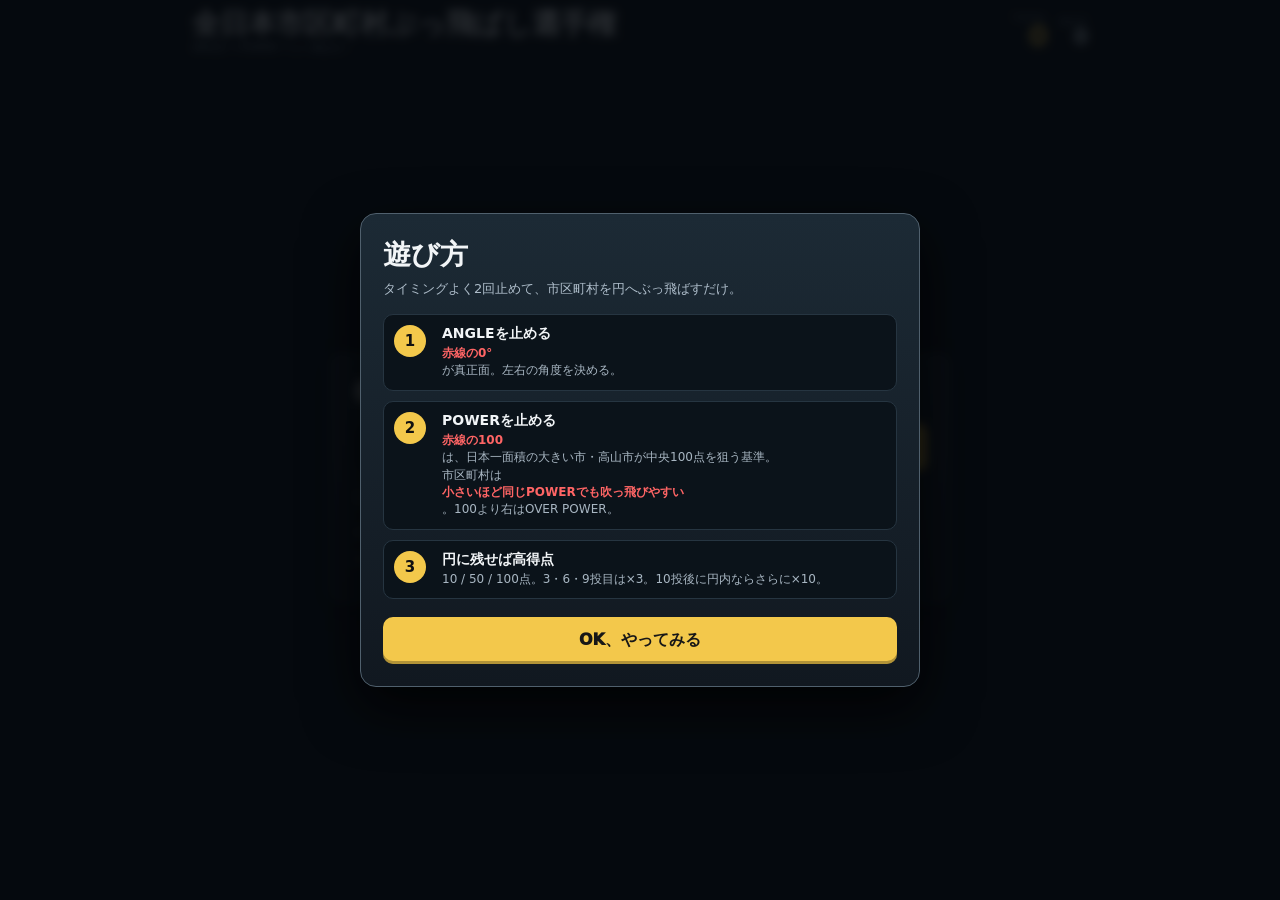
<file: games/zennihon-shikuchoson-buttobashi/index.html>
<!doctype html>
<html lang="ja">
<head>
<meta charset="utf-8" />
<meta name="viewport" content="width=device-width, initial-scale=1, viewport-fit=cover, maximum-scale=1" />
<title>全日本市区町村ぶっ飛ばし選手権｜完全オフライン版</title>
<style>
:root{
  color-scheme:dark;
  --bg:#0c1116;--panel:#18212a;--panel2:#111820;--line:#344452;
  --text:#f2f5f7;--muted:#91a1b1;--accent:#f3c84b;--guest:#ff8b4d;
}
*{box-sizing:border-box}
html,body{margin:0;width:100%;height:100%;overflow:hidden;background:var(--bg);color:var(--text);font-family:system-ui,-apple-system,"Noto Sans JP",sans-serif;overscroll-behavior:none}
body{display:flex;justify-content:center}
button,select{font:inherit}
button{border:0;cursor:pointer}
button:disabled{opacity:.5;cursor:not-allowed}
.hidden{display:none!important}
.app{width:min(100vw,920px);height:100dvh;min-height:0;padding:8px;display:grid;grid-template-rows:auto minmax(0,1fr);gap:7px}
.topbar{height:48px;display:flex;align-items:center;justify-content:space-between;gap:10px;padding:0 4px}
.brand{min-width:0}.brand h1{margin:0;font-size:clamp(18px,3.6vw,28px);line-height:1;white-space:nowrap}.brand p{margin:3px 0 0;color:var(--muted);font-size:10px}
.scoreboxes{display:flex;align-items:center;gap:12px}.scorebox{text-align:right}.scorebox span{display:block;color:var(--muted);font-size:9px;letter-spacing:.14em}.scorebox strong{font-size:28px;color:var(--accent);line-height:1}.bestbox strong{font-size:21px;color:#d8e6ee}
.panel{background:linear-gradient(180deg,#1c2630,#121920);border:1px solid var(--line);border-radius:12px;box-shadow:0 7px 20px #0008}
.setup,.final{align-self:center;justify-self:center;width:min(620px,100%);padding:22px}.setup h2,.final h2{margin:0 0 15px}.setup-row{display:flex;gap:9px}.setup select{flex:1;min-width:0;padding:13px;border:1px solid var(--line);border-radius:10px;background:#0d141b;color:var(--text)}
.primary{padding:12px 18px;border-radius:10px;font-weight:950;color:#171717;background:var(--accent);box-shadow:inset 0 -3px 0 #0004}
.muted{color:var(--muted)}.tiny{font-size:11px;line-height:1.5;color:var(--muted)}
.game{min-height:0;display:grid;grid-template-rows:auto auto minmax(0,1fr) auto;gap:7px}
.hud{display:grid;grid-template-columns:repeat(4,1fr);gap:4px;padding:7px 9px;text-align:center}.hud span{display:block;font-size:9px;letter-spacing:.09em;color:var(--muted)}.hud strong{font-size:clamp(11px,2.5vw,17px);white-space:nowrap}
.municipality{min-height:58px;padding:8px 11px;display:flex;align-items:center;justify-content:space-between;gap:8px}.municipality-name{font-size:clamp(18px,4vw,28px);font-weight:950;line-height:1.05}.stats{text-align:right;font-size:10px;color:var(--muted);display:grid;gap:1px}.guest{display:inline-block;padding:2px 6px;margin-bottom:2px;border-radius:999px;background:var(--guest);color:#151515;font-size:10px;font-weight:950}
.arena-wrap{position:relative;min-height:0;overflow:hidden;border:1px solid var(--line);border-radius:12px;background:#091017;box-shadow:0 8px 24px #0008}
#arena{display:block;width:100%;height:100%;touch-action:none}
.camera-badge{position:absolute;left:8px;top:8px;padding:5px 8px;border-radius:999px;background:#000b;border:1px solid #ffffff28;color:#dce7ee;font-size:9px;letter-spacing:.06em;pointer-events:none}
.minimap-wrap{position:absolute;right:8px;top:8px;width:132px;height:190px;padding:6px;border-radius:10px;background:#061017e8;border:1px solid #ffffff30;box-shadow:0 5px 18px #000a;pointer-events:none}
.minimap-title{height:16px;text-align:center;color:#dfe9ef;font-size:9px;font-weight:900;letter-spacing:.12em}
#minimap{display:block;width:100%;height:calc(100% - 16px);border-radius:6px;background:#0b161d}
.distance-badge{position:absolute;left:8px;top:38px;padding:5px 8px;border-radius:7px;background:#000a;border:1px solid #ffffff20;color:#fff;font-size:11px;font-weight:900;pointer-events:none}
.distance-badge b{color:var(--accent)}
.municipality-intro{position:absolute;left:50%;top:18px;transform:translateX(-50%);width:min(60vw,420px);min-height:140px;padding:18px 20px;border-radius:12px;background:linear-gradient(180deg,#193847ee,#10232ee8);border:2px solid #d8dde0;box-shadow:0 8px 28px #000a;pointer-events:none;z-index:8;display:flex;flex-direction:column;align-items:center;justify-content:center;text-align:center;opacity:0}.municipality-intro.show{animation:introPanelShow 1.55s ease forwards}.municipality-intro-name{font-size:clamp(28px,5vw,48px);font-weight:1000;line-height:1.08;color:#fff;text-shadow:0 3px 10px #000}.municipality-intro-area{margin-top:8px;font-size:clamp(20px,3.8vw,34px);font-weight:950;line-height:1;color:#f3c84b;text-shadow:0 2px 8px #000}.municipality-intro-guest{margin-top:10px;padding:4px 10px;border-radius:999px;background:var(--guest);color:#151515;font-size:13px;font-weight:950}.municipality-intro-guest.hidden{display:none!important}@keyframes introPanelShow{0%{opacity:0;transform:translateX(-50%) translateY(-8px) scale(.97)}10%{opacity:1;transform:translateX(-50%) translateY(0) scale(1)}82%{opacity:1;transform:translateX(-50%) translateY(0) scale(1)}100%{opacity:0;transform:translateX(-50%) translateY(-4px) scale(.99)}}

.result-flash{position:absolute;left:50%;top:42%;transform:translate(-50%,-50%) scale(.7);font-size:clamp(38px,8vw,68px);font-weight:1000;text-shadow:0 5px 18px #000;opacity:0;pointer-events:none;white-space:nowrap}.result-flash.show{animation:flash .8s ease-out}@keyframes flash{0%{opacity:0;transform:translate(-50%,-50%) scale(.5)}20%{opacity:1;transform:translate(-50%,-50%) scale(1.08)}65%{opacity:1}100%{opacity:0;transform:translate(-50%,-60%) scale(1)}}
.controls{padding:9px;display:grid;grid-template-columns:minmax(0,1fr) 180px;gap:9px;align-items:stretch}.meters{display:grid;gap:7px}.meter-row{display:grid;grid-template-columns:73px minmax(0,1fr) 58px;gap:7px;align-items:center}.meter-title{font-size:10px;color:var(--muted);font-weight:900;letter-spacing:.08em}.meter-value{text-align:right;font-size:16px;font-weight:950}.meter{height:22px;position:relative;border-radius:7px;border:1px solid #42515f;background:linear-gradient(180deg,#0b1117,#141d25);overflow:hidden}.meter:before{content:"";position:absolute;inset:0;background:repeating-linear-gradient(90deg,transparent 0 7.7%,#ffffff20 8% 8.3%)}.meter.power-meter{height:36px;padding-bottom:13px}.meter.angle-meter{height:31px;padding-bottom:10px}.meter-scale{position:absolute;left:0;right:0;bottom:1px;height:10px;z-index:3;pointer-events:none}.meter-scale span{position:absolute;bottom:0;transform:translateX(-50%);font-size:7px;line-height:1;color:#b9c5ce;font-weight:800;white-space:nowrap}.meter-scale span:first-child{transform:none}.meter-scale .critical-label{color:#ff5a5a;font-size:8px;font-weight:1000}.needle{position:absolute;top:0;bottom:0;width:4px;margin-left:-2px;background:#fff;border-radius:2px;box-shadow:0 0 8px #fff;z-index:5}.meter.locked .needle{background:var(--accent);box-shadow:0 0 10px #f3c84b}.power-fill{position:absolute;left:0;top:0;bottom:12px;background:linear-gradient(90deg,#607d8b,#f3c84b 70%,#ff7b57);opacity:.48;z-index:1}.power-over-zone{position:absolute;left:80%;right:0;top:0;bottom:12px;background:repeating-linear-gradient(135deg,#ff4f4f10 0 6px,#ff4f4f24 6px 12px);z-index:2}.power-over-zone:after{content:"OVER";position:absolute;right:5px;top:3px;color:#ff7a7a;font-size:7px;font-weight:1000;letter-spacing:.08em}.power-100-mark{position:absolute;top:0;bottom:12px;left:80%;width:3px;margin-left:-1px;background:#ff4040;box-shadow:0 0 7px #ff4040;z-index:4}.angle-zero-mark{position:absolute;top:0;bottom:10px;left:50%;width:3px;margin-left:-1px;background:#ff4040;box-shadow:0 0 7px #ff4040;z-index:4}.phase-note{font-size:9px;color:var(--muted);text-align:center;margin-top:-2px}.action{height:100%;min-height:68px;font-size:17px;line-height:1.1}.action small{display:block;margin-top:4px;font-size:9px;font-weight:750;opacity:.7}
.final{text-align:center}.final-score{display:flex;justify-content:center;align-items:baseline;gap:7px;margin:6px 0 14px}.final-score strong{font-size:58px;color:var(--accent)}.breakdown{max-height:42vh;overflow:auto;display:grid;gap:5px;margin:0 0 13px;text-align:left}.breakdown .row{display:grid;grid-template-columns:38px 1fr 60px;gap:6px;padding:6px 8px;border-radius:7px;background:#0e151c}.breakdown .pts{text-align:right;font-weight:900}

.tutorial-overlay{position:fixed;inset:0;z-index:200;display:flex;align-items:center;justify-content:center;padding:18px;background:#05090dd9;backdrop-filter:blur(5px)}
.tutorial-card{width:min(560px,100%);padding:22px;border-radius:16px;background:linear-gradient(180deg,#1c2a35,#111820);border:1px solid #50606d;box-shadow:0 20px 55px #000c}.tutorial-card h2{margin:0 0 6px;font-size:28px}.tutorial-card .lead{margin:0 0 16px;color:#aebdca;font-size:13px}.tutorial-steps{display:grid;gap:10px;margin:0 0 18px}.tutorial-step{display:grid;grid-template-columns:38px 1fr;gap:10px;align-items:start;padding:10px;border-radius:10px;background:#0b131a;border:1px solid #263541}.tutorial-step b{width:32px;height:32px;border-radius:50%;display:grid;place-items:center;background:#f3c84b;color:#111;font-size:15px}.tutorial-step strong{display:block;margin-bottom:2px;font-size:14px}.tutorial-step span{display:block;color:#a8b6c2;font-size:12px;line-height:1.45}.tutorial-red{color:#ff6565!important;font-weight:900}.tutorial-card .primary{width:100%;font-size:16px;padding:13px 18px}
@media(max-width:560px){.app{padding:5px;gap:5px}.topbar{height:42px}.brand p{display:none}.hud{padding:6px 4px}.municipality{min-height:52px;padding:6px 8px}.stats{font-size:9px}.controls{grid-template-columns:minmax(0,1fr) 126px;padding:7px;gap:6px}.meter-row{grid-template-columns:54px minmax(0,1fr) 45px;gap:5px}.meter-title{font-size:9px}.meter-value{font-size:13px}.action{font-size:14px;min-height:62px}.setup,.final{padding:16px}.municipality-intro{top:14px;width:min(74vw,360px);min-height:116px;padding:14px 14px}}
</style>
</head>
<body>
<main class="app">
<div id="tutorialOverlay" class="tutorial-overlay" role="dialog" aria-modal="true" aria-labelledby="tutorialTitle">
  <div class="tutorial-card panel">
    <h2 id="tutorialTitle">遊び方</h2>
    <p class="lead">タイミングよく2回止めて、市区町村を円へぶっ飛ばすだけ。</p>
    <div class="tutorial-steps">
      <div class="tutorial-step"><b>1</b><div><strong>ANGLEを止める</strong><span><span class="tutorial-red">赤線の0°</span>が真正面。左右の角度を決める。</span></div></div>
      <div class="tutorial-step"><b>2</b><div><strong>POWERを止める</strong><span><span class="tutorial-red">赤線の100</span>は、日本一面積の大きい市・高山市が中央100点を狙う基準。<br>市区町村は<span class="tutorial-red">小さいほど同じPOWERでも吹っ飛びやすい</span>。100より右はOVER POWER。</span></div></div>
      <div class="tutorial-step"><b>3</b><div><strong>円に残せば高得点</strong><span>10 / 50 / 100点。3・6・9投目は×3。10投後に円内ならさらに×10。</span></div></div>
    </div>
    <button id="tutorialCloseBtn" class="primary" type="button">OK、やってみる</button>
  </div>
</div>
  <header class="topbar">
    <div class="brand"><h1>全日本市区町村ぶっ飛ばし選手権</h1><p>ANGLE → POWER → ぶっ飛ばせ！</p></div>
    <div class="scoreboxes"><div class="scorebox"><span>TOTAL</span><strong id="totalScore">0</strong></div><div class="scorebox bestbox"><span>BEST</span><strong id="bestScore">0</strong></div></div>
  </header>

  <section id="setup" class="panel setup">
    <h2>都道府県を選択</h2>
    <div class="setup-row">
      <select id="prefSelect" aria-label="都道府県"></select>
      <button id="startBtn" class="primary" disabled>START</button>
    </div>
    <p id="loadStatus" class="muted">内蔵された全国市区町村データを準備中…</p>
    <p class="tiny">10投勝負。3・6・9投目は県外ゲストで得点×3。小さい市区町村ほど吹っ飛びやすい！</p><p class="tiny" style="opacity:.66">DATA: 国土数値情報 行政区域データ 2026-01-01 / 全国データ内蔵・オフライン対応</p>
  </section>

  <section id="game" class="game hidden">
    <div class="hud panel">
      <div><span>THROW</span><strong id="throwNo">1 / 10</strong></div>
      <div><span>AREA</span><strong id="areaValue">-- km²</strong></div>
      <div><span>WEIGHT</span><strong id="weightValue">--</strong></div>
      <div><span>SCORE</span><strong id="currentScore">0</strong></div>
    </div>

    <div class="municipality panel">
      <div><div id="guestBadge" class="guest hidden">GUEST ×3</div><div id="municipalityName" class="municipality-name">---</div><div id="prefName" class="muted">---</div></div>
      <div class="stats"><span id="flightFactor">FLIGHT ×--</span><span id="massFactor">MASS ×--</span><span id="spinValue">SPIN --</span><span id="sizeValue">SIZE 実寸比 ×2.25</span></div>
    </div>

    <div class="arena-wrap">
      <canvas id="arena"></canvas>
      <div id="cameraBadge" class="camera-badge">START CAMERA</div>
      <div id="distanceBadge" class="distance-badge">TARGET <b>1255m</b></div>
      <div id="municipalityIntro" class="municipality-intro" aria-live="polite"><div id="municipalityIntroName" class="municipality-intro-name">---</div><div id="municipalityIntroArea" class="municipality-intro-area">0 km²</div><div id="municipalityIntroGuest" class="municipality-intro-guest hidden">県外ゲスト ×3</div></div>
      <div class="minimap-wrap"><div class="minimap-title">COURSE MAP</div><canvas id="minimap"></canvas></div>
      <div id="resultFlash" class="result-flash"></div>
    </div>

    <div class="controls panel">
      <div class="meters">
        <div class="meter-row">
          <div class="meter-title">ANGLE</div>
          <div id="angleMeter" class="meter angle-meter"><div class="angle-zero-mark"></div><div class="meter-scale"><span style="left:0%">-90</span><span class="critical-label" style="left:50%">0</span><span style="left:100%">+90</span></div><div id="angleNeedle" class="needle"></div></div>
          <div id="angleValue" class="meter-value">0°</div>
        </div>
        <div class="meter-row">
          <div class="meter-title">POWER</div>
          <div id="powerMeter" class="meter power-meter"><div id="powerFill" class="power-fill"></div><div class="power-over-zone"></div><div class="power-100-mark"></div><div class="meter-scale"><span style="left:0%">0</span><span style="left:8%">10</span><span style="left:16%">20</span><span style="left:24%">30</span><span style="left:32%">40</span><span style="left:40%">50</span><span style="left:48%">60</span><span style="left:56%">70</span><span style="left:64%">80</span><span style="left:72%">90</span><span class="critical-label" style="left:80%">100</span></div><div id="powerNeedle" class="needle"></div></div>
          <div id="powerValue" class="meter-value">0%</div>
        </div>
        <div id="phaseNote" class="phase-note">針が往復します。タイミングを合わせてANGLEを止める。</div>
      </div>
      <button id="actionBtn" class="primary action" disabled>ANGLE STOP<small>1回目</small></button>
    </div>
  </section>

  <section id="final" class="panel final hidden">
    <h2>大会結果</h2>
    <div class="final-score"><span>TOTAL</span><strong id="finalScore">0</strong><small>/ 17600</small></div>
    <div id="finalBonusSummary" class="tiny" style="margin:-4px 0 6px">通常得点 0 ＋ 最終残留ボーナス 0</div><div id="finalBestSummary" class="tiny" style="margin:0 0 12px">BEST 0</div>
    <div id="scoreBreakdown" class="breakdown"></div>
    <button id="retryBtn" class="primary">もう一回</button>
  </section>
</main>
<script>
'use strict';

const REFERENCE_AREA_KM2=2177.61;
const REFERENCE_POWER=.80;
// 面積差は「公平化」しない。小さい自治体ほど本気で吹っ飛ぶ。
const FLIGHT_EXPONENT=.34, MIN_FLIGHT=.80, MAX_FLIGHT=10.0;
const MASS_EXPONENT=.36, MIN_MASS=.22, MAX_MASS=4.20;
const FRICTION=420;
// 衝突は自治体サイズ/質量ではなく、接触時の相対速度を主役にする。
const COLLISION_RESTITUTION=.86;
const COLLISION_KNOCKBACK=1.50; // v0.9比：衝突時の吹っ飛び速度伝達を1.5倍
// 各投球のスピン。右/左をランダム、速度も毎回ランダム。
const SPIN_MIN_DEG=240, SPIN_MAX_DEG=620;
const CURVE_ACCEL=72; // スピン方向へ掛かる横加速度の基準
const WORLD_UNITS_PER_KM=4.05; // v0.7からさらに1.5倍（v0.6比2.25倍）。全自治体共通スケールで実寸比は維持
const WORLD_W=720, WORLD_H=1680, WORLD_TOP=-14000;
const TARGET={x:WORLD_W/2,y:225};
const START={x:WORLD_W/2,y:1480};
const SCORE_CIRCLES=[{points:100,radius:46},{points:50,radius:94},{points:10,radius:154}];
const ANGLE_SWEEP_MS=1800; // 0→180 の片道
const POWER_SWEEP_MS=1150; // 0→100 の片道

const PREF_ORDER=['北海道','青森県','岩手県','宮城県','秋田県','山形県','福島県','茨城県','栃木県','群馬県','埼玉県','千葉県','東京都','神奈川県','新潟県','富山県','石川県','福井県','山梨県','長野県','岐阜県','静岡県','愛知県','三重県','滋賀県','京都府','大阪府','兵庫県','奈良県','和歌山県','鳥取県','島根県','岡山県','広島県','山口県','徳島県','香川県','愛媛県','高知県','福岡県','佐賀県','長崎県','熊本県','大分県','宮崎県','鹿児島県','沖縄県'];
const EMBEDDED_MUNICIPALITIES=[["01100",0,"札幌市",111877,["3k.69.1.m.12.8.3.1w.o.6.1.s.k.e.4.8.4.w.f.1.1h.42.13.0.t.o.x.f.t.m.t.1q.a.i.1l.c.1h.19.4.1v.1b.1.3.l.5.7.k.17.z.j.d.1l.18.v.q.21.1u.y.y.17.7.5.1.7.i.b.a.7.m.0.s.s.2s.1p"]],["01202",0,"函館市",67681,["5b.1k.a.7.b.f.3.f.1i.z.i.1n.8.6.s.p.a.1b.i.h.10.u.18.22.3c.1a.10.o.5.6.2.g.10.q.p.s.13.0.1d.1s.1t.i.x.v.35.11.17.4.r.w.9.p.c.h.0.6.8.8.8.5.2.j.f.j"]],["01203",0,"小樽市",24419,["h.2q.11.11.1r.11.2.n.19.d.h.13.a.1.6.f.a.c.u.5.1i.t.s.s.e.y.2y.16.2o.1p.a.i.1d.u.h.6.f.k.p.1e.j.f.19.f.9.8.6.k.3.a.d.i.1.6"]],["01204",0,"旭川市",74660,["4l.30.1h.2b.k.j.o.v.d.1v.13.15.w.25.1w.6.6.22.9.g.e.28.1o.29.i.h.m.21.u.38.2c.1s.e.o.20.k.1m.w.z.w.1b.p.1x.l.1l.h.1n.c.6.1a.k.c.1i.18.1c.a.2z.x.t.14.1h.1i.r.2.h.2l.l.8"]],["01205",0,"室蘭市",8053,["1n.b.k.7.16.p.3.9.a.j.k.8.3.g.s.1u.0.6.p.w.3.i.b.4.f.7.7.5.h.3.6.t.g.a.6.e.4.l.g.7.f.5.1n.p"]],["01206",0,"釧路市",135968,["30.5u.3.x.19.f.7.j.1b.1.d.1p.1v.1x.r.23.6.z.1g.23.j.p.i.1d.p.1d.1o.9.8.17.w.2.g.j.w.m.8.b.8.3.12.e.7.2c.1x.2e.f.1q.20.2e.1k.4c.2u.o.2.a.8.6.n.1e.10.8.10.1q.2h.v.j.x.2r.2","7n.22.14.3.e.s.1m.e.s.10.j.1s.2c.2a.31.2e.23.1l.7.1z.1f.1b.6.17.12.17.1.t.0.9"]],["01207",0,"帯広市",61744,["4t.32.b.17.1d.l.1s.z.2w.o.2.g.w.k.1e.1p.2s.2d.m.19.p.1d.c.9.1y.1q.9.2c.o.1k.6.22.p.0.f.1.n.v.f.e.2f.2k.2j.c.1b.f.1.1n.23.c"]],["01208",0,"北見市",142422,["a7.5k.2o.1p.1y.11.4c.1f.10.2p.g.9.10.g.u.1i.m.2d.1i.x.2k.r.i.2d.3v.1n.7q.w.21.34.k.s.b.28.i.5.15.28.1l.2k.1t.1s.1f.i.2x.2j.2z.26.2b.1a.2n.c.37.1w.e.1f.1.23"]],["01209",0,"夕張市",76229,["3h.3y.8.n.h.1p.p.1.7.l.1k.2p.g.4.w.1.2q.2x.q.b.26.a.p.1g.7.1e.1y.2a.13.1k.d.1.b.g.z.g.1b.6.5.o.t.1a.21.o.p.1b.b.7"]],["01210",0,"岩見沢市",48013,["4u.1y.9.6.c.w.d.e.l.9.b.c.11.7.43.s.2n.2f.l.b.i.p.e.0.c.z.3.n.4.d.f.f.i.h.4.d.e.p.9.f.1q.w.y.16.4.1a.k.m.1m.i.a.d.i.4.8.c.28.1a.2.8"]],["01211",0,"網走市",46993,["3n.u.h.6.d.1f.k.9.6.h.h.t.a.1d.1q.1n.2o.2.a.2a.10.1s.2s.1k.b.2c.f.28.h.1r.6.l.l.l.x.8.2b.2n.1l.q.j.1.l.4.9.e"]],["01212",0,"留萌市",29733,["17.2g.3.v.p.x.2.9.1.b.17.v.s.1b.8.1f.m.w.w.g.k.m.e.1.8.2.m.t.1c.7.m.o.2.a.5.a.g.q.r.q.5.10.n.4.2.c.5.0.7.3.d.a.6.s.d.c.b.6.3.w.t.15.n.1"]],["01213",0,"苫小牧市",56118,["3r.3a.1n.1r.0.7.3.9.4.x.y.d.e.p.8.5.1.19.3o.k.g.f.a.d.2c.2.u.j.5.1a.a.k.12.y.q.1.2.e.0.e.5.6.5.2.2.8.1.12.7.c.3.e.1v.r.1x.1.1g.v.1n.i.1.o.5.0.0.7.p.4.15.c.2h.16"]],["01214",0,"稚内市",75931,["4z.5a.o.2x.10.2n.5.2r.1a.1m.q.3.4.d.2k.t.1m.2j.e.8.1e.1y.o.22.1v.1a.1.1k.10.1c.7.g.21.1s.t.d.v.n.13.h.5.1d.p.12.23.w.p.12.f.0"]],["01215",0,"美唄市",27702,["1l.2e.17.1n.19.n.6.f.12.9.8.6.8.p.16.h.2.b.22.8.a.a.4.8.s.6.16.1f.k.8.e.1o.7.6.p.3.7.w.d.m.t.a.b.a.p.3.11.10.j.0.7.c.3.0.b.7"]],["01216",0,"芦別市",86335,["q.6p.m.7.m.u.3.1s.q.y.c.16.o.c.2.1u.l.1c.0.8.8.8.19.u.2.m.j.u.e.q.7.1o.21.m.r.p.v.8.r.1z.p.n.e.t.b.d.a.n.7.1d.i.n.5.15.c.f.o.0.u.1d.17.7.o.p.7.25.1u.5.8.8.6.2.m.l"]],["01217",0,"江別市",18704,["2f.23.2w.9.2.g.10.3.c.6.q.12.1x.1e.6.2.1.6.0.g.b.6.0.6.7.a.4.a.z.a.f.3.1.x.3.7.l.b.2.t.5.3.5.0.0.8.b.9.8.j.2.f.7.n.2.7"]],["01218",0,"赤平市",12970,["16.27.0.o.8.1i.j.w.c.9.m.2.0.i.l.q.3.i.l.n.5.f.j.b.v.c.r.9.2.r.e.17.q.j.q.0.6.d.e.d.i.2.6.4"]],["01219",0,"紋別市",83211,["4f.5y.1.1p.m.z.d.19.1e.25.1.b.0.7.1x.1d.1.9.7.b.1e.1b.s.4.a.7.4.f.s.3.q.1h.1m.y.c.10.12.w.3a.1q.2t.2o.h.u.4.a.2.q.v.3.1n.2e.11.9.1p.u.9.o.t.b"]],["01220",0,"士別市",111830,["5a.5e.2j.2l.13.f.31.14.b.3j.z.t.19.3.1r.q.t.2y.19.21.5.37.w.1p.t.5.q.p.6.j.k.0.1m.w.2q.7.6.k.1o.22.3q.2.1a.5.24.14.u.48.m.w.1x.2c.v.h"]],["01221",0,"名寄市",53460,["3i.4s.17.7.1.7.j.7.5.6.7.0.z.21.n.0.5.7.0.b.2p.0.f.j.9.p.8.1.e.b.2.j.4.1.8.7.f.2h.s.n.i.4.12.v.6.2.2.c.16.3.q.u.1u.2.l.14.i.1i.1.6.3.o.3.8.d.4.h.y.1e.c.6.12.w.1g.h.u"]],["01222",0,"三笠市",30209,["42.u.7.y.r.m.f.a.j.0.p.m.b.v.1h.n.x.d.l.e.13.5.b.9.j.n.6.r.e.8.s.b.1u.t.14.l.10.1h.c.8.1.18.o.12.u.1m.w.7.6.6"]],["01223",0,"根室市",53365,["8b.5k.b.v.1h.l.13.13.o.l.m.1l.18.4.1g.14.g.3.2y.d.2w.2l.2e.7.10.14.43.1g.17.12.b.1u.3.a.d.u.9.8.3.i.7.h.j.b.3b.i","8y.4h.r.p.1o.r.c.c.a.4.e.2.g.1.1.8.d.i.1.a.a.c.1.8.5.4.17.k.n.15","4i.1x.1.x.p.9.c.2.a.3.m.e.k.b.5.g.c.m.d.0.9.3.h.a"]],["01224",0,"千歳市",59443,["79.10.q.7.2.v.1e.8.1u.k.4m.15.1m.1v.a.c.u.b.y.v.14.5.1k.1.1j.1q.b.18.0.o.1j.1c.2l.c.43.3.5.1g.z.12.29.z.b.i.17.e.8.31"]],["01225",0,"滝川市",11629,["2a.17.b.g.5.c.r.0.p.k.b.18.b.2.d.3.f.c.j.k.7.j.5.1n.3.d.a.f.g.2.2.9.2.j.o.h.m.6.o.m.14.i.o.b"]],["01226",0,"砂川市",7815,["10.1l.1.k.0.8.g.e.2.4.7.g.5.8.7.2.0.a.f.0.3.a.o.4.9.e.5.2.7.a.1n.d.1.h.6.9.c.5.6.7.0.d.d.4.5.5.4.3.k.0.2.5.5.1.5.b.0.3.a.8.6.f.c.3.6.0.c.b.c.3.0.8.a.3.2.2"]],["01227",0,"歌志内市",5542,["1e.3.9.0.9.e.1.c.2.e.4.i.9.0.7.3.f.j.7.d.1.9.7.2.3.5.r.0.2.9.6.3.8.5.6.f.1.5.6.1.4.6.4.5.g.7.g.3.4.4.g.8.a.0.3.e.4.4.4.a.0.a"]],["01228",0,"深川市",52889,["12.1z.1i.18.i.1q.v.1o.2.m.l.g.2.18.1e.u.9.e.h.8.1z.1.7.b.t.g.2b.15.a.19.5.15.12.25.1m.1h.19.3l.1k.1n.7.c.i.1s.u.22"]],["01229",0,"富良野市",59907,["4d.1e.1.j.a.r.d.p.k.v.3.l.1c.t.1.n.4.m.1m.w.c.j.20.8.1c.v.a.2.6.8.1c.l.b.1e.h.g.12.1e.5.1o.1r.1g.9.0.9.6.v.5.13.o.1.3.h.0.f.t.d.5.f.2.f.1a.11.6.7.1d.h.v.5.1.7.2"]],["01230",0,"登別市",21197,["j.34.7.3.b.19.f.j.4.9.0.7.r.d.4.n.b.5.2.n.3.5.2.7.10.9.6.4.o.j.e.0.3.f.8.5.4.5.6.0.c.0.8.6.a.c.0.g.m.1.c.4.6.8.7.6.0.e.m.1c.h.g.7.1.1b.18.h.k.j.s.2.6"]],["01231",0,"恵庭市",29352,["4p.26.g.15.14.t.18.a.u.d.m.1.14.5.s.n.q.5.m.f.q.17.8.9.q.14.c.a.0.i.1n.2m.9.8.1l.4.15.a.t.4.n.8.1.g.1t.l.1b.5"]],["01233",0,"伊達市",44640,["2g.6p.1i.1a.w.3.l.18.g.1s.n.o.f.y.6.6.1.6.h.e.9.1.l.12.h.f.f.1.d.2.1.j.1f.11.4.r.i.d.i.z.k.1.4.2.2.j.u.f.8.13.j.15.o.0","4.54.5.u.r.q.x.8.1.n.3.f.p.1f.1x.15.1.j.5.1.10.p.6.2.18.c.12.f.c.2.e.8.s.32"]],["01234",0,"北広島市",11880,["0.1x.g.6.10.9.a.a.1.8.6.e.6.4.2.8.0.8.b.y.d.a.3.a.h.6.3.6.l.0.7.4.j.k.b.5.h.6.3.1.5.8.5.3.2.d.10.1b.0.7.4.h.i.17.0.9.e.2"]],["01235",0,"石狩市",72159,["d.7k.2r.1q.r.r.12.t.a.13.22.29.k.z.1.d.6.l.0.1p.1h.33.k.27.p.1j.h.1z.6.x.6.4.k.8.s.b.a.u.16.a.u.s.22.2q.l.q.1j.5.g.1i.u.w.0.28.r.3c.11.1m.1f.o.8.14.d.c"]],["01236",0,"北斗市",39696,["2w.e.i.y.f.0.1h.2.f.k.1d.28.5.n.2l.1j.4.19.6.p.m.17.3.1l.y.z.s.5.0.g.u.i.w.14.16.o.8.g.7.i.e.s.a.0"]],["01303",0,"当別町",42308,["3j.5o.a.f.3.z.k.9.w.f.12.1l.s.39.t.35.1.r.d.n.28.h.i.1c.14.1c.18.u.1f.16.1h.1m.0.m.8.w.i.1a.15.3m.31.c.t.9.2.j"]],["01304",0,"新篠津村",7758,["s.1z.2.a.0.4.7.4.2.4.c.c.3.6.0.6.c.i.5.6.9.2.4.a.7.4.1.4.2.g.5.4.5.1.9.a.7.g.8.6.z.4.1.h.7.1z.e.f.8.d.a.1.2.5.1.5.c.5.s.3"]],["01331",0,"松前町",29214,["a2.2q.3.6.5.0.9.5.h.j.p.9.v.c.d.3.r.p.19.3h.2.1.3.13.a.x.y.4.k.m.2.6.0.a.o.2.8.1.8.8.6.a.s.9.c.8.2.6.8.c.3.i.8.6.5.e.3.2.0.e.1.4.e.m.0.8.3.8.8.6.8.a.0.a.5.6.c.i.0.s","9z.7.1.n.w.0.6.a.0.6.z.e.0.5","o.46.2.9.8.4.2.4.5.6.5.3"]],["01332",0,"福島町",18681,["1v.3e.9.17.6.h.f.d.2.f.b.r.6.d.3.l.3.r.o.v.g.p.1.c.w.14.u.5.8.b.o.1a.7.o.14.2.8.f.i.c.c.8.11.a.f.c.1z.s.9.i.x.1s"]],["01333",0,"知内町",19677,["1y.2c.0.7.9.3.0.5.9.b.9.0.7.6.0.a.5.2.v.1.6.d.0.9.d.17.9.3.1.2.3.c.j.8.9.1.x.t.2.l.1m.17.e.0.s.c.18.h.e.a.i.6.8.5.3.2m.6.u.3.6.j.s"]],["01334",0,"木古内町",22148,["a.2b.4.6.0.8.c.a.c.1.10.k.g.k.k.8.3.c.8.e.n.o.13.0.j.6.f.14.9.6.f.5.d.b.19.i.15.9.0.9.i.j.4.v.c.4.2.5.c.1.4.b.4.5.2.5.7.7.6.5.4.v.4.1.a.7.6.b.8.3.8.4.a.7.a.0.8.4"]],["01337",0,"七飯町",21529,["2g.q.h.1o.h.a.7.8.1.8.b.6.d.2.2.9.d.8.3.r.9.2.0.f.8.1.b.9.4.5.1.9.13.f.7.v.5.0.0.5.3.3.5.6.3.3.5.3.1.b.c.l.6.1.g.7.2.4.c.8.0.5.1i.7.h.1p.18.m.4.o.6.6.7.8.s.8.g.k.2.1m"]],["01343",0,"鹿部町",11092,["26.2.h.i.0.y.11.14.7.5.1.3.0.1h.f.j.r.5.8.7.5.5.3.n.3.2.h.9.l.d.a.7.s.3.a.3.g.h.a.3.8.e.a.8.c.0.2.a.1.c.g.q.10.q"]],["01345",0,"森町",36954,["4.3a.l.j.b.4.2.7.1.7.d.5.d.c.l.1.17.13.1.1v.b.v.f.9.s.17.o.f.1c.1g.u.k.o.4.s.5.y.f.s.2.4.1.8.9.1c.q.4.i.b.4.d.i.1b.g.i.1q.1j.e.9.5.1.5.f.8.5.2.b.m.2.c.6.4"]],["01346",0,"八雲町",95488,["64.10.1f.1o.u.14.0.1y.x.7.7.d.l.8.v.j.r.6.1b.x.6.5.5.9.5.6.b.0.3.a.0.c.21.5.r.e.11.1n.2b.l.i.1n.26.11.j.1h.10.7.8.b.e.b.0.z.3c.1v.2.i.k.0.c.7.8.2.a.a.f.2i.i.1k.24.o.1k.1e"]],["01347",0,"長万部町",31065,["1n.3w.h.d.v.8.4.p.9.l.9.r.18.31.d.j.d.0.v.19.10.c.w.7.k.j.1c.a.16.q.18.j.m.k.18.d.5.g.25.m.1x.2k.1f.3e"]],["01361",0,"江差町",10899,["1j.24.2.x.4.h.8.1r.0.x.c.0.o.4.1m.d.7.8.f.q.d.c.r.2.h.2.0.g.16.k.o.4.7.g.9.i.6.k.4.e.7.g.1b.1.p.b"]],["01362",0,"上ノ国町",54691,["9.4a.b.7.p.a.5.9.9.7.5.2.n.1.l.13.z.1.e.1v.1e.2b.0.15.w.0.6.5.6.f.a.a.1s.4.a.n.3.5.9.7.4.b.1u.w.1k.1a.f.20.p.4.l.1s.1j.14.b.1.3.s.p.q"]],["01363",0,"厚沢部町",45971,["3o.27.0.16.n.k.q.14.b.14.9.2.a.k.f.6.9.8.2.q.7.5.9.0.p.a.3.c.b.8.1j.1b.1t.t.g.x.1t.n.4.7.1.7.w.2.10.j.u.1j.3.d.3.j.m.v.k.1.8.c.o.6.o.7.6.g.1k.i.8.g.6.6"]],["01364",0,"乙部町",16239,["2d.15.q.d.4.2.o.2.8.1.6.8.i.5.e.2.2.b.4.9.a.0.8.5.6.a.5.6.1c.y.7.i.2.4.7.6.4.k.4.g.5.4.2.6.1n.o.9.4.r.7.5.4.7.8.3.9.4.f.3.3.3.l.1.5.d.3.5.r.j.t"]],["01367",0,"奥尻町",14153,["1b.28.0.j.1.7.3.7.4.f.0.7.d.t.4.5.3.9.4.1.c.h.0.7.8.d.6.0.i.0.8.5.1g.b.a.5.8.b.2.8.0.e.7.c.0.8.r.12.2.16.j.1q.7.a.7.4.3.1.b.4.5.8.b.5.b.9.4.7"]],["01370",0,"今金町",56657,["34.1k.1l.o.t.w.v.a.8.m.t.14.p.3.h.a.x.1x.1.1n.v.n.u.9.q.1n.f.z.1k.1l.1s.i.u.11.0.13.g.1.i.12.16.g.i.m.19.26.2.w.e.k.0.14"]],["01371",0,"せたな町",63778,["2k.36.k.1k.n.4.d.o.b.3.7.5.j.i.h.1o.x.27.d.b.13.3.t.v.5.2d.8.p.14.19.k.27.p.4h.2o.0.1.q.1y.k.6.u.1d.12.i.12.p.1o.t.a.u.o.2.1m.o.1m.k.e"]],["01391",0,"島牧村",43631,["4a.22.l.6.d.f.f.2.0.14.r.12.x.f.11.4.f.p.1n.9.2.r.2n.2.12.1l.a.5.e.9.10.b.28.1.k.d.4.j.1q.z.o.1j.o.e.g.10.0.k.l.s.g.w.0.14.6.2.8.g.1.o.b.6"]],["01392",0,"寿都町",9488,["2b.7.a.l.s.m.e.g.o.s.u.b.0.11.4.l.14.19.8.8.6.i.4.16.0.s.l.m.19.3.d.a.8.i.8.m.r.b.3.e.t.l.0.j.9.l.n.j.5.7"]],["01393",0,"黒松内町",34460,["3u.2e.17.e.l.j.17.k.13.p.1d.9.j.k.t.8.j.b.e.v.d.h.f.1z.1a.1.m.b.a.t.5.9.q.4.10.g.12.1e.m.1.1u.8.e.1a.m.o.j.m.a.e"]],["01394",0,"蘭越町",44961,["33.c.e.p.1.7.2.j.h.1z.i.v.1q.5.a.8.a.4.c.b.6.1.e.g.12.1.i.e.14.2.4.a.h.m.a.1o.p.8.v.2g.c.1m.5.2.5.8.3.m.t.p.5.17.11.a.r.h.h.1.3.4.x.13.3.9.4.f"]],["01395",0,"ニセコ町",19687,["2r.2c.w.1z.2.9.1.5.a.9.6.4.a.1.9.1n.i.l.6.0.i.e.o.1c.e.7.3.3.4.b.20.i.5.6.x.w.3.a.d.0.7.u.5.0.2.e.6.8.o.0.0.6.8.0.a.a.b.2.3.a.19.7.r.c.1r.0.d.7.9.1"]],["01396",0,"真狩村",11419,["1d.12.6.1.2.9.e.1.9.9.7.0.0.5.p.1.5.5.8.11.4.0.2.5.e.0.2.b.10.t.6.5.2c.1o.n.2.d.4.13.18.4.u.t.4.3.14.h.0.3.5.8.v.0.7.5.7"]],["01397",0,"留寿都村",11928,["2m.4.2.8.9.4.7.e.0.a.h.e.j.d.17.3.5.5.j.5.7.2.3.c.p.8.9.a.b.0.5.2.6.t.u.5.3.r.14.19.e.1.o.3.m.k.1m.16"]],["01398",0,"喜茂別町",18847,["1w.2l.6.2.q.1.6.8.a.5.6.c.3.4.3.g.6.8.7.6.6.g.5.6.b.1.5.3.5.6.0.c.a.6.8.a.2.e.7.14.t.g.1.k.3.1.j.2.4l.3d.22.c.s.c.16.1.a.7.3.r.14.1f"]],["01399",0,"京極町",23175,["1k.2r.c.m.w.e.j.18.4.8.6.o.13.1g.4.q.9.8.15.2.r.b.21.b.u.13.6.0.5.r.i.z.6.1.4.7.a.0.6.6.g.5.4.b.5.9.0.5.i.d.8.b.16.7"]],["01400",0,"倶知安町",26023,["2v.1a.h.5.4.j.g.d.1w.l.6.5.0.p.g.h.18.p.i.1.1m.u.a.i.2.y.l.0.d.8.n.12.0.s.2t.k.1.g.z.13.n.b"]],["01401",0,"共和町",30463,["n.38.5.1.f.0.j.d.7.6.h.5.1.2n.7.1.g.2d.o.p.g.5.8.6.a.e.16.6.1g.1q.10.4.b.14.7.2.9.g.2.g.1.8.b.g.1z.i.5.a.5.e"]],["01402",0,"岩内町",6978,["1q.1g.b.4.5.5.0.7.5.1.7.0.9.c.9.1.9.7.5.4.b.2.t.5.d.6.c.h.c.d.4.7.a.5.c.3.1g.11.6.2.4.5.4.b.0.a.6.2.2.2o"]],["01403",0,"泊村",8202,["1o.1.h.4.l.q.0.c.9.g.6.c.5.4.5.1.7.0.d.11.7.b.7.5.9.3.2.3.5.h.5.3.5.b.c.5.8.n.e.6.4.4.8.1.4.2.8.d.6.0.e.9.6.2.2.e.4.4.0.e.5.4.8.c.c.1.a.8.1.8.8.6"]],["01404",0,"神恵内村",14725,["2g.18.d.c.5.0.7.c.5.1.7.2.3.3.b.5.7.o.b.8.b.p.1l.15.f.x.b.9.6.17.8.7.2.9.5.5.c.4.8.g.3.e.a.0.4.c.y.6.2.6.6.4.y.l.4.a.0.a.a.c.12.6.0.6.6.6.7.c.1.4.6.o.6.4"]],["01405",0,"積丹町",23667,["y.2g.x.3.d.t.v.m.5.3.3.5.v.5.5.b.7.0.4.f.7.d.b.3.8.3.2.b.4.5.4.x.1g.4.i.7.e.l.4.b.5.5.e.1.4.1.8.4.8.2.6.e.c.1.18.1i.m.g.8.1.a.2.n.q.1.a.3.a.j.i.5.1.d.6.d.a.0.c"]],["01406",0,"古平町",18844,["g.3a.f.2.n.x.j.5.3.f.3.h.7.f.9.r.8.h.7.p.q.f.q.f.6.j.u.f.8.6.3.g.1c.i.0.g.j.g.g.u.h.e.f.1.3.q.6.u.2.m.j.10"]],["01407",0,"仁木町",16771,["2a.2k.h.4.1b.9.d.9.j.d.7.9.13.11.f.3.k.11.0.j.4.h.g.0.c.4.k.7.10.f.e.9.g.10.k.s.f.0.5.a.f.2.d.m.6.s.14.w.c.u"]],["01408",0,"余市町",13927,["1c.l.i.14.1a.e.3.o.1b.8.h.a.5.7.d.j.b.7.9.r.9.6.11.a.f.e.d.4.f.9.f.2.6.11.m.3.1.r.3.f.g.j.g.5.y.q.e.2.1.k.e.c.16.1.2.3"]],["01409",0,"赤井川村",28018,["36.j.d.s.t.e.2.6.6.6.1.u.15.8.5.c.h.e.9.l.v.2.7.9.3.d.9.0.f.15.17.15.0.h.0.b.16.p.o.c.e.d.6.1.w.1.4.5.1y.6.0.y.e.o.m.e"]],["01423",0,"南幌町",8120,["q.1v.s.14.6.6.5.4.1.6.7.2.9.c.4.6.5.8.7.0.3.8.2.6.b.2.9.a.5.1.f.q.7.2.3.0.b.d.0.7.9.7.3.b.8.9.2.5.c.5.1.f.2.5.5.1.1y.1b"]],["01424",0,"奈井江町",8812,["2i.g.3.9.7.1.1.5.9.0.j.q.9.4.3.8.7.c.9.3.9.1.7.2.3.7.b.9.7.2.z.9.1.6.r.5.m.15.8.0.6.5.6.7.1.9.1o.c.i.7.c.6.0.c.0.a.9.g.2.8.w.9.2.3.q.3.4.4.1.m"]],["01425",0,"上砂川町",3996,["1g.c.9.6.1.6.3.2.3.1.d.0.0.4.d.0.0.4.x.a.0.7.a.f.1.9.0.b.9.5.j.8.q.p.n.3.2.9.16.2.6.6.8.3.0.c.8.e.i.i.8.4.a.2"]],["01427",0,"由仁町",13343,["1k.w.m.c.w.14.c.6.h.e.d.4.d.4.9.0.v.19.f.7.f.f.l.h.x.5.1n.t.7.r.2.1f.6.b.8.b.k.u.a.7.w.y.4.e.c.0.1.k.e.a.2.g.e.k.e.a.i.e.o.b"]],["01428",0,"長沼町",16800,["o.31.q.2.a.2.i.w.9.2.1.k.0.k.0.1a.0.u.11.w.l.4.n.q.6.p.5.v.b.9.3.l.5.b.f.7.l.n.i.e.1e.11.2.d.g.7.k.t.3.5"]],["01429",0,"栗山町",20337,["1o.2l.j.c.5.1g.2.w.a.m.o.4.1.m.4.k.e.8.2.s.f.4.n.e.p.z.h.x.9.n.b.0.v.15.9.8.h.1b.9.d.2i.1n.g.8.o.a.a.a.8.4"]],["01430",0,"月形町",14934,["e.18.d.1.9.s.8.o.d.5.t.a.7.7.7.v.2.d.5.v.a.r.u.t.c.l.y.p.g.3.8.e.1.i.8.y.e.8.e.g.j.q.r.6.f.k"]],["01431",0,"浦臼町",10153,["o.w.1.c.h.c.f.0.5.6.3.e.1.4.1.5.a.j.5.3.5.9.b.3.3.3.1.p.5.9.5.5.a.9.3.9.5.3.4.d.m.f.0.5.6.9.w.s.k.5.6.3.c.8.4.8.a.2.0.s.5.6.5.0.l.16"]],["01432",0,"新十津川町",49371,["44.x.1.1a.k.1c.n.8.6.8.e.5.n.12.1.12.0.r.p.h.7.4.j.6.t.r.r.y.7.h.z.b.13.1b.3.13.f.7.1.2.d.x.15.11.p.1b.o.h.a.a.14.8.c.k.w.e.1s.15.18.w.1m.4.a.18.i.m"]],["01433",0,"妹背牛町",4856,["a.14.b.3.b.4.5.8.5.0.2.5.3.9.9.3.0.7.c.3.2.b.7.b.1.7.4.9.3.j.1c.1.e.u.5.2.4.8.5.2.8.i.6.1.4.8.9.a.9.6.7.6"]],["01434",0,"秩父別町",4692,["1a.j.0.0.7.1g.29.6.1.7.2.f.m.l.4.8.6.0.0.b.0.9.e.3.8.5.c.0.a.5.e.i"]],["01436",0,"雨竜町",19101,["4c.g.5.k.8.c.9.6.h.6.0.i.j.x.9.v.2r.z.t.o.1t.4.1h.r.7.d.16.f.22.b.q.b.1m.k.1q.a.1a.8.8.o.b.c.c.e.1.6"]],["01437",0,"北竜町",15786,["f.l.1k.18.6.l.a.f.c.n.3.f.k.3.6.d.y.k.a.1o.a.4.8.q.1.q.1v.c.2n.x.h.2.11.1.19.o.j.e.7.5.1i.11.8.7.k.7.i.0.u.a.3.11.2.b"]],["01438",0,"沼田町",28304,["2h.18.w.1n.7.11.4.b.k.d.8.d.g.t.u.6.8.d.i.0.c.e.14.3u.j.u.j.m.f.2.3.o.n.b.j.6.b.e.7.c.p.e.j.1r.9.n"]],["01452",0,"鷹栖町",13899,["1o.23.h.o.7.q.4.a.1.e.5.8.b.a.i.i.3.2.p.g.r.y.7.2.2.8.b.2.5.19.4.7.0.7.3.5.7.1.0.9.6.1.4.d.7.1.3.f.3.5.4.f.3.9.a.9.1.d.6.5.c.0.2.9.4.5.c.6.4.3.o.5.4.6.i.4.k.2.6.a"]],["01453",0,"東神楽町",6865,["14.1g.1.f.17.6.5.2.1d.19.1.4.h.d.d.11.a.9.10.k.6.8.e.8.m.6.e.8.k.e.e.m.a.2.e.6.w.o.l.2.l.b.0.4.b.0"]],["01454",0,"当麻町",20430,["2u.24.p.c.7.3.b.b.7.0.f.4.7.b.b.3.3.4.l.3.3.h.b.6.9.b.3.2.7.1.5.7.0.7.5.2.11.17.u.j.u.19.y.g.w.4.4.4.c.0.2.7.a.0.8.s.2.a.e.g.2.6.0.c.o.24"]],["01455",0,"比布町",8673,["n.2e.5.17.5.9.4.3.1.d.1.b.5.b.2.9.3.d.4.f.3.3.a.9.2.8.e.2.6.6.c.4.2.5.0.f.6.5.c.5.6.7.c.0.4.g.7.6.0.c.f.8.4.a.3.4.q.12.j.m.h.10.l.i.7.2"]],["01456",0,"愛別町",24937,["2d.1z.6.7.4.5.w.9.0.5.a.3.8.3.s.k.y.7.s.q.k.1e.m.k.b.g.r.9.9.4.5.4.0.a.1.4.6.8.9.1e.6.a.h.g.f.l.1.9.7.r.n.8.3.3.v.1.x.f.a.h.p.x.2.3.3.9.i.7.1.9.8.7.3.f"]],["01457",0,"上川町",104739,["49.1q.19.43.i.t.18.25.1a.0.1w.7.28.5.u.0.l.22.a.1c.1.g.9.12.e.o.2m.f.o.1o.2.24.2j.2k.d.7.1h.q.d.e.z.3x.r.h.2.t.2j.0.l.g"]],["01458",0,"東川町",24712,["4t.h.q.1j.1g.w.8.1.w.2.g.m.i.4.g.c.1m.7.e.3.o.1.e.c.y.b.e.2.0.u.m.2.t.12.b.8.7.a.h.b.2x.1.27.h.n.7.x.z.z.d"]],["01459",0,"美瑛町",67554,["6l.1.2.x.m.13.w.d.a.17.k.2.10.1a.2c.f.m.c.1w.5.1w.e.14.b.e.e.1i.1l.9.34.p.4.h.1a.p.7.6.8.1.8.25.1y.3.c.0.8.7.8.b.8.1r.1l.l.17.25.4.z.19.5.6.3.a.h.3.3.1y.x.a.6.v.l.b.b.17"]],["01460",0,"上富良野町",23626,["30.1y.1b.m.5.7.9.1.h.a.3.0.r.d.x.2.p.f.e.l.1x.19.c.5.4.1x.i.2.4.9.6.3.q.14.a.6.m.4.c.9.c.2.6.6.k.9.6.4.e.e.3.4.2.c.a.e.q.e.12.18.d.i"]],["01461",0,"中富良野町",10852,["2d.c.4.1.4.j.8.3.0.b.3.5.1.j.1.7.8.1.8.3.4.2.20.1a.d.m.q.g.y.1.q.e.2.c.l.4.5.8.9.5.1d.4.9.5.b.i.r.h.9.7.3.4.f.7.3.3.3.9.4.5.1.3"]],["01462",0,"南富良野町",66591,["4f.4s.11.j.3.23.5.p.i.29.y.u.1a.18.w.19.u.10.k.2.20.f.2i.39.j.1v.1k.3.w.4.3.c.7.o.2.20.q.2m.9.1c.f.28.5.1o.25.21.17.j.17.1b.17.14.2t.5.r.1c.5.a"]],["01463",0,"占冠村",56948,["4z.u.8.t.y.p.7.f.5.1.6.b.c.3.g.17.20.m.u.f.s.13.g.2.g.4.y.q.3.g.4.c.14.a.1w.1u.l.m.1j.4.11.m.9.12.l.o.j.d.1r.c.r.n.h.1a.z.a.1.0.b.7.6.9.0.9.9.5.7.3.7.p.h.1.5.7.6.x"]],["01464",0,"和寒町",22433,["1t.2o.l.11.9.b.0.t.6.f.1k.b.k.h.g.3.c.7.c.1.10.17.e.3.e.3k.c.10.v.5.b.2.1.k.f.7.1r.3.f.1.5.g.h.6"]],["01465",0,"剣淵町",13067,["1t.28.6.3.1.9.9.p.2.9.8.3.0.j.5.b.4.7.0.9.6.b.0.f.6.3.6.d.8.1.0.9.8.6.2.c.2.4.6.2.8.4.2.e.6.a.1a.9.2.c.3.e.w.c.t.1c.d.4.5.6.3.3.7.9.5.k.3.4.9.0.9.8.b.8.x.1"]],["01468",0,"下川町",64294,["2y.4s.t.g.1b.1j.b.4.5.0.f.k.9.h.15.o.b.7.i.t.v.1f.5.11.1d.9.g.z.g.3.a.z.f.15.2.p.c.d.2.0.1i.5.10.1b.16.u.e.9.1q.4.6.o.p.m.8.18.l.1g.c.0.6.4.2.1q.w.q.2.1u.a.m.3.a.b.6.7.3.9.2"]],["01469",0,"美深町",67005,["3q.2o.2h.v.19.7.17.u.15.g.j.1c.1d.1n.h.1.b.47.10.19.14.p.2e.7.m.3.0.w.10.o.u.14.14.11.e.e.o.8.1c.i.d.1a.d.o.p.24"]],["01470",0,"音威子府村",27525,["2y.1i.l.4.17.6.1p.s.n.a.5.i.l.j.f.r.d.h.a.t.f.5.a.p.5.d.10.1z.e.n.m.5.m.a.e.3.o.1c.a.1k.1k.u.e.12"]],["01471",0,"中川町",59449,["20.2g.4.10.6.w.c.10.7.e.15.k.z.b.1h.19.0.1p.n.21.b.13.f.1p.q.39.g.1l.2q.m.a.10.3.18.b.2e.3.14.g.6.9.u.y.1y"]],["01472",0,"幌加内町",76383,["1m.78.23.1k.17.49.n.h.1.h.c.1j.8.1t.t.v.0.f.d.1l.m.f.7.1d.l.1f.1m.1d.g.15.o.3.2c.24.18.8.a.2.2.m.x.28.e.1e.1d.11.f.e.d.1.e.1e.v.1g.4.38.1c.24.6.1y"]],["01481",0,"増毛町",36936,["1y.3b.18.w.0.a.1.a.s.y.8.22.3.6.5.6.n.d.n.0.b.8.1.a.1z.10.r.s.9.3.7.d.15.9.9.t.p.c.j.7.7.3.10.1x.1o.11.u.0.k.p.8.2.6.6.6.3.2.5.c.2.u.r.8.j"]],["01482",0,"小平町",62526,["g.40.x.p.z.8.j.u.7.1.f.2.1x.1n.2.6t.8.5.g.0.8.a.8.1.4.6.c.g.2.4.5.c.14.y.2.14.u.g.m.t.14.e.k.h.q.6.0.v.1y.1.a.9.6.d.g.4.2.14.j.s.c.1q.l.1i.1z.0.d.i.1.c.2.a.11.m"]],["01483",0,"苫前町",45393,["3w.9.6.q.u.i.9.q.f.5.5.g.b.a.1v.0.1.y.n.5.j.i.13.d.l.u.t.f.1.13.13.x.6.b.1.3.b.f.3.5.7.0.7.9.f.2.7.4.7.35.c.1.8.9.6.9.4.f.w.o.2.g.w.g.2.e.2y.u.1y.1i.o.5.c.l.6.6"]],["01484",0,"羽幌町",47125,["7s.r.o.m.0.16.b.a.b.6.6.s.6.3.8.6.4.8.4.g.b.4.5.4.5.7.b.m.b.2.7.6.f.f.n.3.x.x.2x.t.1.d.v.f.1.f.v.n.1e.2l.8.6.c.4.c.q.1c.e.e.5.8.3.a.11.1c.p.6.6.e.6.m.10.a.1i.4.6.a.0","8j.2l.q.r.8.a.b.i.j.4.1.3","6l.35.10.d.2.e.1.6.7.0.r.5"]],["01485",0,"初山別村",27944,["24.1y.13.m.5.8.4.8.7.g.0.8.7.4.d.6.1b.d.b.p.9.3.9.5.6.l.4.l.6.2j.g.z.2.j.2.15.4.8.a.1.i.u.24.i.0.28.p.m.e.e.5.k.q.m"]],["01486",0,"遠別町",58897,["14.5h.9.12.i.1c.3.c.5.6.i.y.0.1q.o.e.c.12.b.o.c.i.o.s.8.1.a.2.6.g.7.12.9.4.3.3.1h.1i.a.12.9.0.5.5.9.1h.j.z.1h.v.6.j.d.d.q.j.0.29.23.h.v.x.n.53.1i.b.i.5.4.l.12.2i.1u.h"]],["01487",0,"天塩町",35234,["3g.t.j.c.9.k.e.q.d.2a.1t.i.9.7.5.17.7.1.d.11.3.o.h.6.1h.c.11.4f.16.z.1y.9.g.16.0.a.1.g.s.c.6.6.5.8.g.a.0.9.g.1.2.e.o.j.g.k.8.9.6.3.6.6"]],["01511",0,"猿払村",58966,["3d.9.0.5.8.9.9.7.3.9.2.l.n.7.c.r.b.r.1u.z.4.9.0.h.2i.1u.3y.56.j.g.1h.z.9.e.p.2.f.10.b.6.m.1i.b.14.d.4.1d.1b.13.y.9.l.13.r.2.7.1.7.q.l.b.15.j.n.i.l.3.d"]],["01512",0,"浜頓別町",39956,["3l.w.g.3.c.13.n.1j.e.3.0.f.4.9.a.b.s.0.a.d.1g.10.k.f.30.3g.4.2.e.0.p.e.g.s.n.10.9.3.3.5.b.8.1.c.7.4.7.0.d.z.1r.f.11.e.h.k.h.2.8.8.9.8.3.8.p.2.d.1b.e.j.0.9.b.0.2.5.4.7"]],["01513",0,"中頓別町",39711,["q.3s.n.1b.d.4.l.9.j.6.d.o.j.1l.b.7.8.b.5.2v.18.b.2.h.10.l.2w.2.6.u.o.1a.13.2c.19.12.3.s.6.c.7.i"]],["01514",0,"枝幸町",111473,["1m.72.2d.r.v.14.l.19.17.h.4.15.h.t.1h.9.h.15.c.2j.s.11.10.9.m.21.9.11.1i.v.9.1b.q.b.20.4k.36.4o.28.28.13.1g.1x.c.b.u.v.e"]],["01516",0,"豊富町",51987,["4r.p.e.r.1c.z.16.4.g.9.o.11.6.1e.14.i.c.c.3.g.o.c.w.f.22.1d.d.10.u.1u.9.1o.1j.6.13.6.z.u.1h.5.1.j.n.5.1j.1i.1t.4f"]],["01517",0,"礼文町",7990,["9.12.f.1j.6.1.3.b.0.5.4.5.3.5.6.7.1.9.7.7.b.1.8.5.2.9.6.a.a.a.c.2.e.5.4.5.3.j.e.c.4.c.a.k.3.0.3.e.2.1e.0.e.3.8.3.4.6.o.9.q.2.8.0.a.h.6.5.b.6.5.2.7.5.h.b.f.0.5"]],["01518",0,"利尻町",7629,["16.1u.5.4.9.1.2.5.h.9.9.b.9.3.b.9.b.n.5.3.3.f.2.3.7.3.a.5.0.3.5.7.2.5.3.7.8.b.6.0.6.a.8.4.o.6.4.2.a.g.a.4.a.6.8.y.4.2.7.1g"]],["01519",0,"利尻富士町",10536,["6.2e.8.1f.5.1.5.x.b.5.7.3.9.f.5.1.n.5.5.3.5.9.4.b.c.3.e.j.a.0.e.8.c.g.g.0.8.6.4.7.8.6.2.8.a.4.6.6.i.y.2.q.0.c.3.4.b.e.0.4.5.6.3.0.5.g.5.4.3.3.j.8.1.2"]],["01520",0,"幌延町",57257,["4q.2k.29.1.b.1.f.4.v.6.h.b.f.1.0.b.p.9.1r.1v.19.3i.1b.59.1m.x.o.u.18.2.10.t.14.5.1u.9.1u.1.1e.1c.5.e.1.u.9.1u.5.1i"]],["01543",0,"美幌町",43666,["4n.a.u.19.8.c.a.3.w.2h.10.x.3.7.a.1.e.6.8.s.c.4.k.j.1c.k.5.8.2.6.o.m.1.a.4.e.c.0.o.2o.1k.a.1b.q.0.8.4.6.11.14.d.14.z.v.9.2.d.1.d.p.6.13.1b.2d.b.3.x.16.1b.1.7.8.d.9.9.1"]],["01544",0,"津別町",71563,["4u.2w.b.0.3.5.7.4.7.c.v.l.f.m.v.3.7.18.p.c.1r.9.p.1f.n.b.9.a.7.1.v.r.b.v.n.d.1.f.b.b.4.t.14.9.7.x.u.r.y.4.c.v.8.0.g.c.1k.7.y.15.c.6.a.a.12.24.5.14.e.o.e.2.a.0.14.u.e.16.b.18"]],["01545",0,"斜里町",73601,["4x.8w.27.27.1f.1f.46.19.2a.1j.1w.21.1w.1v.4m.4h.1w.25.e.r.b.2o.l.26.b.m.3h.3c.1f.1k.15.18.6.o.25.1a.d.12.a.8.j.y.z.10.2d.16"]],["01546",0,"清里町",40204,["13.49.1c.1.6.1i.o.e.1i.1u.8.2e.1z.1u.l.b.b.i.5.0.0.a.h.a.5.7.b.5.5.6.7.3.d.1b.7.0.d.5.0.5.1.d.a.27.2.7.c.0.3.1z.a.0.0.b.y.1.3.1d"]],["01547",0,"小清水町",28600,["1b.12.2.d.2.5.1.9.5.9.8.11.e.3.k.1x.7.d.p.3.p.f.4.5.48.12.4.1a.2.1c.v.4.0.a.b.2.6.1y.b.2.3.6.1.20.7.a.j.f.l.5.13.a.7.b.t.5.u.n.e.1p"]],["01549",0,"訓子府町",19129,["1h.2b.k.6.c.7.26.5.6.1q.9.u.0.8.e.i.m.g.b.i.x.4.0.i.1.4.b.6.f.1.1.h.5.1.5.3.9.6.b.3.b.e.5.1.b.2.1.7.v.b.i.h.s.b.b.37"]],["01550",0,"置戸町",52554,["5l.1g.c.v.g.5.a.9.1s.f.16.g.14.t.8.1.6.4.e.x.1y.b.8.17.a.4.w.l.w.4.s.j.c.38.1b.u.8.6.4.i.9.a.0.8.11.c.l.3.l.1m.z.i.0.a.5.e.1z.1b.9.2.3.4.h.b.h.c.b.0.t.d.5.4.d.4.7.p.15.l"]],["01552",0,"佐呂間町",40414,["6.43.3w.1m.2.s.0.w.1z.1u.1t.2.r.m.5.1k.f.u.13.x.e.d.r.0.h.h.h.1.d.7.d.b.e.d.6.l.y.3.y.p.1g.2b.o.1j"]],["01555",0,"遠軽町",132959,["6g.19.b.34.z.a.1.a.9.e.31.i.v.10.11.2.1d.22.17.b.7.1n.1x.q.1d.l.0.13.6.7.e.7.b.9.9.9.8.1r.1y.2b.7.11.1i.4.c.n.1q.v.12.c.1o.2d.2k.10.12.l.y.a.h.1w.o.1a.f.u.4.8.a.4"]],["01559",0,"湧別町",50136,["42.1z.0.18.r.q.4.w.p.2k.p.7.t.w.1r.b.1.t.i.1v.5.1.3.7.5.2.h.1.p.i.1.9.5.0.1.c.1.2.1t.r.0.15.i.r.2s.2n.4u.22"]],["01560",0,"滝上町",76535,["1q.5n.8.m.1y.1m.1b.2i.7.2c.3.1u.h.8.4.e.t.1y.13.7.n.n.27.9.6.23.b.b.1.f.9.p.8.f.p.27.k.2.g.d.k.1v.8.g.1m.j.2.r.2a.v"]],["01561",0,"興部町",36176,["4m.9.0.k.p.10.t.i.f.2.l.2.n.k.9.o.13.2.t.1l.b.1p.2p.3.d.p.w.19.s.g.1q.9.g.c.16.11.2w.1e.4.k.y.m"]],["01562",0,"西興部村",30752,["19.30.b.v.r.f.0.1p.5.3.b.0.k.1f.7.17.q.l.8.2.1.a.a.4.2.4.c.m.o.6.2.6.a.6.1q.d.g.s.3.1a.u.1a.1j.w.0.e.3.e.5.2.9.c.13.8.3.b.3.3.b.6.9.1.3.3"]],["01563",0,"雄武町",63524,["5n.3w.c.1n.10.1b.7.5.0.9.0.9.e.d.3.p.u.d.c.t.u.b.16.2.14.1f.1w.1s.1g.26.2c.1u.1.g.9.c.v.o.9.1.5.7.p.k.1b.5.d.l.t.y.h.1.5.n.1p.3.d.a.15.t.z.1c.1f.6"]],["01564",0,"大空町",34444,["3n.1j.5.7.o.19.14.4.2.5.10.x.m.a.i.s.w.20.y.3.1.n.10.e.o.c.1.a.6.k.b.4.1.a.k.1i.f.1q.3.4.p.i.1b.1.7.7.7.h.d.25.b.2.3.f.2.7.n.l.1.5.6.7.1d.l.j.k.9.3.7.r.d.3.9.2"]],["01571",0,"豊浦町",23345,["2h.1o.6.j.9.7.0.1.8.5.c.f.0.9.8.7.5.3.8.7.6.1.b.1l.w.a.1k.0.6.1.c.7.12.2.i.e.3.1k.h.g.8.s.4.4.4.6.8.2.3.8.7.1.0.c.5.6.5.0.5.8.n.f.r.1.1t.o.z.n"]],["01575",0,"壮瞥町",20133,["2y.m.h.c.4.g.b.0.p.k.l.0.f.8.f.z.d.7.l.0.r.e.17.b.4.p.c.15.1g.l.a.n.y.0.1g.12.4.k.y.2.2.a.a.4.2.i.1.8"]],["01578",0,"白老町",42509,["2g.2z.b.2.1.8.2.18.12.u.m.y.v.k.v.m.31.2k.d.0.l.1b.2.r.x.1.0.f.9.b.9.5.b.0.8.17.e.b.2.7.a.0.i.b.2.5.5.5.g.x.12.13.s.2.6.b.6.3.18.w.14.4"]],["01581",0,"厚真町",40476,["20.41.8.2.8.9.6.3.8.4.8.6.c.e.6.16.9.c.5.2.1.q.z.18.1.e.15.12.4.1g.1h.2.5.e.0.c.p.c.b.m.1d.j.4.7.7.0.9.c.4.d.8.b.2.11.0.7.6.1.4.5.3.1b.k.f.c.13.a.1.6.7.1o.2d.k.k.1g.r"]],["01584",0,"洞爺湖町",18086,["h.22.t.c.d.e.4.9.5.d.z.x.u.v.7.1.3.5.3.3.7.r.i.f.0.7.i.1.0.7.6.1.c.0.a.9.q.7.4.b.8.3.k.8.6.6.g.2.8.1.s.8.e.c.9.w.n.5.7.0.9.q.1f.k.9.18.3.o"]],["01585",0,"安平町",23652,["f.3e.n.2.13.x.7.j.6.9.1.z.c.3.1.7.i.f.9.l.8.1.c.7.2.11.2.1.a.f.1g.v.1i.16.e.w.b.i.5.0.5.a.0.c.x.1a.5.8.9.2.b.14.j.g.2.6.0.e"]],["01586",0,"むかわ町",70988,["j.3d.1a.1t.6.n.1e.3.y.h.c.d.e.2.3.y.m.a.a.1u.1d.44.v.q.l.k.11.1i.1r.2k.1h.w.b.a.2b.1t.12.z.1o.f.12.2h.1e.3x.j.h"]],["01601",0,"日高町",99073,["7s.1t.p.s.n.1.1p.19.5.h.5.7.19.k.l.s.29.h.e.1l.n.11.q.15.3.h.10.m.1s.d.k.e.y.1n.3i.17.i.i.b.q.o.18.5.8.b.m.q.12.19.w.9.1u","9b.5q.a.7.4.9.a.0.c.6.u.l.a.a.7.a.1a.m.1k.17.16.1n.s.f.4.a.a.0.6.7.4.7.14.o.3c.7.g.m.l.8.5.1.3.e.7.a.f.a.l.0.h.q.15.5.v.2u.1j.12.1b.15.37.t.1d.1b"]],["01602",0,"平取町",74161,["76.1b.7.y.1d.9.z.0.l.2q.z.6.1z.c.2r.d.b.g.b.9.1x.24.2t.m.1k.1j.1m.3x.o.p.1s.v.1u.3h.g.12.1y.2g.1y.1b.a.q.1e.10.e.a.m.2"]],["01604",0,"新冠町",58414,["4m.61.1k.1o.9.o.2z.1q.1f.1m.3.1c.11.y.1z.2m.35.m.3.1t.q.1z.m.l.18.n.14.p.q.j.a.b.4.t.e.d.10.1p.1g.1f.c.e.16.0.i.f"]],["01607",0,"浦河町",69365,["5b.2u.22.1t.m.1b.2.13.k.x.b.1l.20.n.2.b.c.1.i.12.y.4.30.48.s.c.0.8.4.e.13.y.b.2.j.3.2b.u.r.m.n.1g.13.5.17.z.21.h.7.7.9.b"]],["01608",0,"様似町",36377,["3v.s.o.1h.s.l.1g.b.w.h.k.6.c.3.6.f.y.h.e.2.e.6.1.e.a.g.6.2.a.0.6.6.a.u.3.2.d.6.0.a.3.4.e.12.d.i.q.i.5.a.3.3.b.4.3.c.9.8.1h.0.l.i.1j.r.r.x.2b.j"]],["01609",0,"えりも町",28260,["2x.1.m.h.1i.0.a.7.4.d.c.1.4.4.6.9.p.h.e.j.d.z.4.3.0.9.e.7.m.e.8.3.8.0.m.m.q.5.6.6.g.2.b.3g.b.6.5.a.0.6.n.q.7.q.3.g.2.18.1v.1p.n.1d.1j.z"]],["01610",0,"新ひだか町",114700,["6b.2w.38.2v.o.19.12.j.g.35.14.5.18.1f.1s.b.1s.3k.s.8.5.u.s.s.j.14.1z.m.c.1o.l.20.15.20.1h.18.75.45"]],["01631",0,"音更町",46591,["w.3g.11.3.5.9.9.1.n.4.15.1p.n.b.5.1j.h.9.s.2x.1q.g.1e.c.7.1m.u.6.8.17.1o.a.0.u.8.8.8.0.1.a.0.e.s.22.5.c.2.4.1.8.x.8.9.14.1h.7"]],["01632",0,"士幌町",25860,["1y.2m.7.1.7.7.0.t.1n.9.7.18.t.5.a.13.3.9.2.5.1f.d.l.l.f.2b.3k.w.3.6.2g.e.a.4.1.a.g.2.3.a.2.14.k.u.n.w.x.8"]],["01633",0,"上士幌町",69537,["1h.69.1u.o.a.2a.l.1k.a.8.c.e.2.1c.w.e.w.1a.5.k.1k.8.q.k.h.34.d.1.2.9.63.1l.u.2f.15.1r.r.2.5.5.b.5.5.v.g.1f.t.1f.s.1b.8.4.6.4.1w.17"]],["01634",0,"鹿追町",40329,["2k.1k.1n.d.r.2y.i.8.6.1m.2b.1r.r.11.7.1j.o.z.0.f.8.2.6.1.4.d.7.7.k.f.d.f.2.13.e.z.e.3.7.z.6.n.k.n.c.8.6.6.s.3.18.1s.0.c.9.6.7.e.f.1u.i.1c.3.i.q.w"]],["01635",0,"新得町",106121,["s.8f.1g.18.e.7.2.5.u.c.q.1q.b.2c.j.m.2.1o.r.14.c.1m.1f.28.3.24.r.6.8.i.v.a.3.s.25.q.l.1z.16.2x.x.1d.1.2d.a.1b.6.5.c.0.13.f.13.1d.10.1f.28.1v.0.9.5.5.q.8.i.1b.q.1"]],["01636",0,"清水町",40186,["37.r.2k.x.y.11.k.p.8.t.22.2o.j.q.p.1k.q.w.7.a.v.0.4.a.l.y.4.1c.h.b.r.0.1h.r.r.2.d.r.i.t.b.1x.h.h"]],["01637",0,"芽室町",51341,["4w.27.v.o.w.y.l.1a.2t.2e.1b.1q.v.j.1.d.3p.2h.m.h.m.j.1i.k.1i.a.m.j.a.17.6.p.4.3.e.0.j.x.w.5.k.1h.1k.8.18.1o"]],["01638",0,"中札内村",29176,["4r.15.o.9.1g.1.2.1o.y.u.1e.5.1k.t.16.1f.7.9.1k.j.e.d.q.w.21.3g.1b.4.d.1.f.e.1p.k.2h.d.n.1f.h.j.9.7.1.j.a.n"]],["01639",0,"更別村",17684,["g.1l.c.1.0.5.s.6.6.p.u.8.j.2c.8.a.q.2.2.6.7.12.1h.o.1x.7.d.0.7.4.f.7.x.2.b.9.16.b.6.6.a.7.3.5.i.f.3.5.c.b.18.1x"]],["01641",0,"大樹町",81385,["3z.4o.25.1t.9.1p.l.1n.t.n.u.d.1y.1.1c.5.12.6.3u.8.1q.1c.1m.1.6.m.s.1j.x.11.5.f.8.19.s.n.q.g.12.q.3.e.10.1i.4x.3w.3v.u.29.2.t.1e"]],["01642",0,"広尾町",59590,["1r.1c.7.r.f.1.7.3.1r.2h.e.j.c.7.0.f.4.5.s.b.1g.a.1o.p.1s.3.2c.u.1p.4u.6.1i.4.6.a.6.9.1a.19.1.l.l.7.0.7.4.n.n.3.b.0.7.l.7.9.f.0.d.b.5.d.1"]],["01643",0,"幕別町",47664,["1r.0.b.1b.9.x.f.l.i.25.4.p.8.j.a.0.y.0.m.3.2s.1w.11.1s.11.2g.9.2g.s.1y.w.12.p.1k.v.z.2l.b.1m.17.r.1h.9.2l"]],["01644",0,"池田町",37114,["31.1s.4.t.y.5.6.n.p.21.1.d.4.9.y.5.o.x.24.1u.14.l.2.2.4.s.k.o.b.w.6.q.5.4.7.a.a.12.l.12.t.e.j.4.7.0.t.4.1j.23.17.6"]],["01645",0,"豊頃町",53550,["c.4y.1.t.x.n.0.7.4.5.7.5.5.8.b.d.5.1.5.b.0.9.j.b.h.w.f.1.1.6.p.d.7.11.i.1d.0.1d.12.11.5.1l.2a.7.k.5.u.d.s.s.l.o.g.12.4.8.a.4.5.1m.g.1i.1w.d.3r.4c"]],["01646",0,"本別町",39129,["3x.12.j.r.1.13.i.21.2s.e.u.1a.20.1h.1i.18.12.d.8.8.8.2.1.c.9.6.4.m.1t.g.29.1s.7.4.d.2.9.g.1.1.11.m.25.1t"]],["01647",0,"足寄町",140565,["8i.2r.m.2a.41.3a.f.7.p.2q.1j.4.1f.17.1z.1i.t.19.2x.d.8.1b.27.r.4.j.v.19.v.d.1.1b.b.d.9.7.o.1j.3.1j.34.1.22.1c.5.1w.20.d.s.c.m.l.1o.10.12.7.l.1k.z.s.w.o.2c.1t.q.2r.18.m.1e.9.14.m"]],["01648",0,"陸別町",60737,["1m.3z.2a.32.g.7.18.1e.2n.9.2.i.5.k.j.12.b.12.v.u.1z.3.10.r.f.1b.29.d.2t.2.1c.31.2a.1r.c.j.6.h.1a.0.m.0.c.4.i.m.c.7"]],["01649",0,"浦幌町",72815,["10.5r.0.a.2.u.11.18.5.18.1g.1c.8.1y.24.1o.41.40.1t.g.f.1j.6.1n.t.1b.k.n.r.n.m.15.9.11.a.9.4.3.5.p.e.v.l.n.3.r.a.h.3w.29.o.c.f.12"]],["01661",0,"釧路町",26657,["2d.2o.3.p.r.l.5.7.2.5.d.1.5.5.9.6.5.5.0.7.i.f.2.d.1.7.6.3.l.r.2.13.1e.9.1e.4.6.g.8.1.c.1g.2.c.7.c.6.c.6.3.4.0.6.8.5.m.a.i.1i.6.1k.f.1.7.c.3.3.w.1e.14.29.1.17.d.1r.6.f.5.11.e"]],["01662",0,"厚岸町",72184,["4x.3u.1e.z.14.1f.8.13.2u.x.1h.1f.8.d.9.13.1p.1j.q.n.k.q.46.1u.0.i.a.26.1o.1k.5.1a.1.1c.5.1g.29.4.j.1z.t.9.2b.22.2z.a.9.1b","1y.5u.4.4.5.8.5.1.8.9"]],["01663",0,"浜中町",42202,["1q.41.16.14.m.4.w.g.a.w.25.w.n.a.r.f.17.y.1.o.14.g.7.g.h.5.h.5.f.12.1d.1e.h.a.r.23.e.1b.k.l.1d.z.4.1n.3.15.2o.6.2c.h.m.2"]],["01664",0,"標茶町",109644,["y.8g.7.j.r.25.1n.19.7.21.1v.3h.15.1p.1h.1v.32.1q.k.6.38.4.7.n.y.2r.f.1n.2k.8.8.38.j.3.8.20.q.2u.18.24.1i.1i.2t.w.7.16.2h.2g"]],["01665",0,"弟子屈町",77373,["3r.2u.1.3.5.7.g.1f.j.9.a.17.d.15.a.11.12.13.3.5.2.7.1a.p.12.i.14.7.12.c.8.s.e.6.8.0.e.1c.q.4.e.y.j.q.w.1o.f.0.4.14.f.1a.l.e.4.8.4.e.23.13.13.10.5.3.b.0.j.x.2j.t"]],["01667",0,"鶴居村",57114,["2g.5u.2f.9.1j.4d.1z.2b.g.1r.1y.2d.5.7.6.9.16.y.c.y.9.m.w.c.6.c.e.g.e.1w.1a.14.e.y.b.q.c.18.v.s.7.1e"]],["01668",0,"白糠町",77216,["e.6z.k.s.1n.2q.s.2i.w.k.6.w.u.i.g.1o.1c.4.8.i.1a.g.7.o.8.2.4.8.51.2e.n.11.13.j.h.p.k.1p.t.11.1l.d.d.p.11.2.12.3x.k.d.1.p.2.5.g.6.1i.1j.26.17"]],["01691",0,"別海町",134016,["8g.3q.33.13.6.14.13.1c.x.7.z.q.19.9.17.u.1f.z.7.0.h.4.z.13.39.13.z.r.v.2v.u.5.1i.1b.8.7.14.g.26.9.q.s.y.7.18.11.4.b.j.l.2s.v.1e.1j.24.74.2a.2q","56.63.1w.k.c.16.x.8.w.n.3.j.17.1.t.n"]],["01692",0,"中標津町",68403,["61.j.y.11.m.a.2i.21.1o.9.4c.2c.1c.b.f.y.e.g.s.u.29.w.k.m.5.c.15.14.x.6.p.r.1t.a.z.1.7.3.7.9.7.8.1p.1v.1z.v.5.p"]],["01693",0,"標津町",62375,["5t.v.1o.1.a.p.i.d.m.g.e.1f.o.j.3.d.4.3.d.3.9.7.1c.p.16.a.10.u.1i.4.5.o.7.m.9.6.7.a.8.1s.1o.34.2a.10.13.9.4.8.1.8.3.5.b.6.7.q.17.m.r.r.f.h.g.x.1b.c.49.2b.b.2.3.8.n.7.11.i.7.2d"]],["01694",0,"羅臼町",39747,["5f.6w.12.17.w.5.w.r.5.9.1.d.i.v.q.b.c.11.14.f.s.1n.a.0.g.r.20.x.2.d.a.7.5.15.s.z.a.21.e.f.4.1e.6.c.8.k.f.q.2.k.f.10.1f.1m.j.1i.4.o.h.y.1r.24.z.2a.2.10.1f.3.z.t.f.3.d.5.1n.s"]],["02201",1,"青森市",82494,["41.34.r.a.2.n.l.x.1c.13.3.1b.e.1b.b.1j.a.x.r.11.1a.k.18.2.k.2e.1a.1a.1i.9.1c.1j.0.f.a.4.8.1.2c.2y.l.18.b.8.f.1.f.k.1s.1e.j.1k.1p.b.3.1c.b.6.7.0.5.4.1t.1t.2b.a.r.11.1b.4"]],["02202",1,"弘前市",52289,["n.4i.v.3p.z.t.1n.1u.p.3.3.5.3.n.1i.1n.1c.l.1e.15.n.3.f.5.10.1l.22.14.12.1o.e.s.a.5.q.14.1c.1k.e.o.z.7.9.4.h.q.v.g.h.4.1b.w.1b.8"]],["02203",1,"八戸市",30176,["37.l.1a.1b.2.f.0.l.7.7.26.16.1q.0.e.q.1a.1e.19.6.5.7.n.2.v.i.s.32.21.l.j.2.x.a.f.1.g.1n.10.h.d.l.9.d.t.x.d.8"]],["02204",1,"黒石市",21677,["2z.29.1c.1.s.10.o.3.4.4.o.9.q.6.6.5.8.a.6.8.i.4.6.6.s.12.1.4.d.6.b.s.7.4.b.2.9.0.7.3.b.c.2.6.7.i.9.2.j.1.d.b.9.n.l.e.3.9.8.d.7.f.11.j.r.r.2.d.7.5.a.z"]],["02205",1,"五所川原市",40293,["2g.17.0.8.2.6.q.o.9.w.c.1m.d.1c.4.1a.1b.16.5.7.0.l.f.0.5.7.7.0.1.8.p.f.5.15.b.4.3.9.6.7.j.t.1.j.6.3.1.b.i.d.5.t.1y.t.i.1f.q.u","31.25.4.2f.d.t.12.3.6.b.c.7.22.c.9.m.2.k.t.12.n.4.e.2.8.k.t.2.f.s.9.5.7.9.5.0.9.a"]],["02206",1,"十和田市",72539,["51.1h.c.3.4.1b.1q.c.k.1j.m.u.10.6.w.y.1e.5.o.1b.22.j.2.1i.6.6.8.1.h.10.e.0.q.1g.n.y.15.8.z.12.29.4.1b.k.11.1g.25.4.p.h.e.1r.0.d.n.11.a.9.4.l.3.13"]],["02207",1,"三沢市",11910,["15.28.e.f.3.5.3.8.b.2.5.3.a.9.e.0.6.4.4.1.6.d.2.9.1.p.1.5.5.3.0.t.e.p.2.b.a.5.3.l.4.j.c.3.k.4g.a.1e.8.s.1l.4.l.6.7.7.1.5.4.b.4.3.f.7.2.5"]],["02208",1,"むつ市",86330,["6b.2i.w.n.8.13.u.8.n.15.1y.25.m.1r.16.d.s.m.k.t.1i.9.1s.24.1a.u.h.1i.m.a.3.1m.1u.6.1.6.c.q.d.1w.11.4.z.2r.b.f.h.h.v.7.j.18.g.5.7.c.1z.1k.1r.h.t.s.29.i.t.y.13.n.0.1f.c.f"]],["02209",1,"つがる市",25326,["3.3u.5.1.1.4.f.d.f.1.h.t.f.1.s.1x.u.45.8.7.8.0.8.a.a.6.6.j.k.q.d.14.4.4.0.6.q.6.6.q.8.4.3.q.7.4.5.2.3.y.k.w.3.6.2.a.c.3.0.e.0.a.9.2.7.q.v.t.5.m.7.2.h.a"]],["02210",1,"平川市",34541,["3g.2p.g.3.0.1o.e.1e.r.2.z.1u.d.9.j.6.h.g.5.o.23.e.19.z.6.17.1.j.m.3.m.4.q.j.15.v.l.2.1f.j.b.n.1.13.5.9.24.c.18.12.1.m.u.c.y.e.i.r.1c.d.s.x.0.1"]],["02301",1,"平内町",21682,["g.36.h.9.1.h.j.l.t.v.7.h.j.7.2.15.5.f.q.1p.16.i.8.a.s.s.7.m.k.4.k.8.c.e.14.y.t.a.n.18.1.k.t.g"]],["02303",1,"今別町",12489,["x.1o.1b.9.m.n.4.t.8.l.g.8.k.3.o.l.6.h.a.4.1a.2.8.s.3.a.d.6.1.m.b.q.b.g.5.g.p.0.h.3.9.2.b.5"]],["02304",1,"蓬田村",8016,["1o.1c.15.1.3.9.d.5.5.4.f.9.7.2.3.1.2.7.3.5.5.0.d.d.0.b.3.1.2.f.c.0.a.2.2.5.i.3.6.2.i.3.c.2.e.5.4.6.a.2.c.2g"]],["02307",1,"外ヶ浜町",23014,["t.14.6.7.s.a.c.1.c.3.e.4.u.1l.0.d.2.5.i.h.7.h.0.9.c.4.u.18.9.28.c.26.9.1.3.5.2j.g.j.x.2.9.1.5.r.l.5.b.2.5","1z.m.z.z.a.1b.b.15.h.l.6.3.16.q.u.16.c.8.9.1m.n.i"]],["02321",1,"鰺ヶ沢町",34232,["30.49.z.1i.i.6.o.4.1d.16.1d.m.0.k.l.o.t.g.f.1g.1.o.d.8.q.24.1b.h.l.9.m.4b.s.25.y.1h.j.p.1y.v.k.l.10.w.w.g"]],["02323",1,"深浦町",48861,["32.4p.e.4.6.m.1f.1u.9.1u.8.1k.t.2q.z.i.3.q.7.4.17.9.5.4.d.4.c.21.7.1r.h.z.15.0.5.x.k.f.e.f.8.2.a.1.4.7.6.1.1e.2f.12.x.m.3.14.s.8.0.i.9"]],["02343",1,"西目屋村",24641,["1n.z.2.3.a.7.i.c.a.r.16.z.w.8.a.k.5.1w.e.e.8.10.g.g.5.u.3.2.l.2.1.5.5.3.9.2.7.1.1d.g.7.7.b.4.d.5.d.2.9.4.1.17.3.1.7.9.b.t.8.1.6.3.1.b.2.b.8.3.c.0.2.7.0.5"]],["02361",1,"藤崎町",3704,["2.17.2.2.a.g.a.6.0.6.5.8.2.c.4.4.6.5.4.9.a.1.6.2.1.8.3.8.3.1.7.e.7.4.d.0.7.2.1.6.7.a.b.0.1.9.7.0.1.6.h.f.4.9.6.4.6.5.1.9.e.5.0.d.a.5.c.a.8.7.5.l"]],["02362",1,"大鰐町",16292,["2r.5.i.1.g.p.6.f.16.b.g.b.i.2.o.0.k.1.u.a.e.m.p.k.n.5.9.k.b.d.4.k.7.16.p.c.8.u.t.d.3.l.p.5.9.9.f.7.j.2.3.t"]],["02367",1,"田舎館村",2242,["l.w.1.5.5.3.3.b.1.7.a.0.a.7.2.7.6.1.e.0.a.3.8.b.2.2.1.4.6.6.5.a.6.6.1.c.8.2.0.6.9.0.3.6.7.2.9.1.5.5.f.8.3.8"]],["02381",1,"板柳町",4210,["10.h.0.8.6.m.5.8.b.9.9.6.1.e.b.6.2.a.5.6.5.3.3.h.l.n.5.9.0.5.6.1.2.5.8.2.c.3.6.4.4.r.e.4.8.6.2.h.a.4.0.m.6.8"]],["02384",1,"鶴田町",4588,["6.12.5.f.h.b.d.1.l.7.4.d.c.9.2.d.u.u.6.9.4.f.c.6.4.a.c.2.e.g.a.9.a.8.0.g.l.9.9.o.j.2.7.8"]],["02387",1,"中泊町",21632,["f.28.8.7.c.3.c.0.8.2.9.j.d.1.o.3.6.d.q.n.3.j.2.7.6.0.1.6.6.c.s.m.2.6.3.a.m.y.2.u.b.1c.11.i.b.0.d.6.4.8.b.4.7.h.p.5.1.7.1.3.c.13.j.p","4.1b.d.0.b.8.5.c.7.0.b.4.j.0.d.f.v.3.0.7.6.9.12.a.8.7.0.7.8.1.c.1d.3.1b.8.3.2.9.g.g.c.16.b.1c.o.s"]],["02401",1,"野辺地町",8154,["2j.1w.0.7.6.5.3.d.2.9.2.3.q.9.6.0.g.g.a.2.e.1.e.7.y.15.q.1n.g.0.e.2.2.4.9.6.1.a.9.c.0.a.2.8.5.c.1.c.h.i.5.i.j.8.f.e.5.4.7.3.3.2.2.a.f.1.p.c.5.0.f.5.b.2.3.5"]],["02402",1,"七戸町",33592,["2h.u.7.7.d.d.z.b.7.9.0.5.g.j.g.2.c.5.m.19.e.7.8.1.8.e.c.4.2i.3.a.8.c.2.0.8.g.2.6.2.4.k.e.2.8.8.o.l.6.4.0.k.e.2.f.1.b.q.17.m.3.8.7.6.0.s.l.i.2.c.3.8.1j.2.p.t.z.7.j.t"]],["02405",1,"六戸町",8368,["d.1y.5.9.5.n.b.7.d.b.g.p.5.5.0.j.12.t.8.9.e.e.5.e.a.g.e.k.d.k.2.q.c.2.4.a.c.c.d.e.9.l.f.8.9.i.f.5"]],["02406",1,"横浜町",12600,["7.2n.8.7.k.6.a.1.4.k.6.e.3.0.3.6.m.i.5.k.2.8.5.4.4.8.3.8.7.1.3.g.5.4.4.e.7.8.9.6.1.c.7.2.3.a.9.0.7.e.2.8.7.6.d.3.d.2.6.l.6.x.8.2j.8.b.0.5.6.5.8.9.4.f"]],["02408",1,"東北町",32625,["1y.44.29.j.0.h.a.d.1k.19.g.4.d.5.3.n.p.m.n.n.7.7.f.9.l.9.2r.2.0.j.2.j.1c.8.1c.j.c.2.1c.17.o.1d.o.6.3.k.c.q.0.18.12.1.18.a.5.2u.7.o.x.8.g.4.a.1.1n.1k"]],["02411",1,"六ヶ所村",25274,["1u.2y.b.4.3.k.4.m.9.6.z.b.7.2.5.i.v.f.3.p.4.f.5.7.5.h.4.d.0.5.9.2.d.7.y.1x.a.0.u.11.1.d.6.3.4.f.8.2.4.7.3.7.a.n.0.7.1.5.4.1.6.0.u.p.9.62.2.c.6.2.1.e.2.q"]],["02412",1,"おいらせ町",7229,["1e.o.1.4.j.6.l.g.h.7.7.2.b.3.9.0.8.b.7.1.5.2.1.b.2.f.6.d.8.3.5.n.1y.7.k.22"]],["02423",1,"大間町",5126,["10.1g.9.e.9.3.3.6.9.5.7.2.0.7.7.1.5.5.3.d.2.5.7.b.5.0.e.7.6.h.2.1.2.9.3.b.5.b.8.5.2.f.6.0.6.a.a.8.1.8.a.g.a.6.0.6.5.8.8.i.7.u.a.a.4.0"]],["02424",1,"東通村",29498,["j.3g.3.9.0.5.i.1f.b.p.0.5.1t.5.6.1l.7.9.7.2.7.3.8.d.8.5.5.3.a.j.1.9.o.8.i.4.c.0.k.5.1m.t.1e.17.0.m.7.2.1.8.6.6.0.a.7.8.5.g.v.3o.d.2m.4.m.2.2.r.q.l.0.7.9.2.5.4.0.3.d.3.j"]],["02425",1,"風間浦村",6918,["24.m.9.4.h.0.h.8.7.1.0.e.j.e.b.1.3.1.3.b.5.5.r.6.7.b.6.t.5.f.6.7.1.7.7.5.b.f.2.7.o.i.0.6.6.8.q.g.1i.4.2.4.k.c.g.6.2.8"]],["02426",1,"佐井村",13489,["1w.2h.9.m.d.u.2.a.p.i.5.g.l.m.2.u.2.i.8.c.v.9.1.o.3.g.r.2.8.1h.4.19.u.2v.q.x.e.n.k.12.a.8.i.6"]],["02441",1,"三戸町",15172,["3t.z.4.7.c.7.1m.1.y.1.y.7.1o.o.y.1.c.8.g.8.g.g.f.8.3.e.p.4.b.8.1h.12.l.2.4.9.8.f.4.h.2.b.b.b.j.2.23.b.9.9.n.2.b.d.9.0"]],["02442",1,"五戸町",17695,["2m.2d.8.8.0.m.1.g.17.1c.13.u.j.12.9.8.x.8.d.3.2.b.4.b.9.f.l.4.9.t.u.13.12.l.y.v.s.0.8.d.a.4.g.6.2.f.q.6"]],["02443",1,"田子町",24167,["1r.2p.8.0.4.a.8.4.i.3.8.2.0.4.8.6.1e.0.s.c.8.1.a.0.0.6.c.6.4.4.5.8.4.e.h.u.1f.s.a.k.5.6.b.4.b.0.5.4.7.c.17.m.n.1.r.15.8.n.9.h.8.5.4.5.2.f.8.h.5.9.g.4.c.d.5.17"]],["02445",1,"南部町",15334,["q.2d.g.2.s.o.c.e.c.m.z.i.5.g.7.k.0.m.4.i.x.g.9.h.f.j.h.f.f.5.b.9.x.2.y.t.g.2.a.9.k.z.m.h.g.b"]],["02446",1,"階上町",9398,["13.1u.r.1d.1.1l.e.3.4.a.a.5.2.7.4.1.1.9.c.3.c.4.8.1.0.a.a.6.g.5.6.7.c.0.w.s.p.o.1b.i.b.e.0.g.4.4.b.g.f.8"]],["02450",1,"新郷村",15047,["2v.q.6.7.6.b.0.b.q.j.k.3.s.h.e.2.6.7.1q.4.7.8.8.6.8.e.2.g.g.5.6.2.e.g.7.c.5.4.4.6.6.6.j.6.19.7.9.2.9.6.9.3.5.4.9.8.n.5.t.c.p.9.9.4.3.4.7.9.1.5.6.3.0.5"]],["03201",2,"盛岡市",88626,["12.5e.t.9.1r.h.1h.1n.1z.3.19.b.1a.p.m.b.24.21.17.2b.b.13.18.j.e.z.m.e.1u.g.m.1c.5.k.e.5.s.1.2i.13.22.28.19.1g.1v.14.1d.2o.2c.28.31.1"]],["03202",2,"宮古市",125823,["6r.26.1z.2d.2e.11.1g.x.1k.b.y.a.1w.z.2w.k.2i.1r.4.t.22.14.j.2o.6.1a.t.1q.1s.23.u.2k.2.1e.t.s.1p.1f.1j.5.1n.2.1v.1c.p.c.c.1m.t.8.2l.27.1v.v.1t.p"]],["03203",2,"大船渡市",31887,["3f.j.5.h.i.19.24.z.2g.q.26.1.1j.q.f.g.w.u.w.g.h.e.1x.0.e.g.16.c.17.k.o.i.r.8.1d.4.f.z.9.l.3.y.d.k.u.y.r.5.j.n.d.1h.b.e.9.5.f.p.1.v"]],["03205",2,"花巻市",90685,["2u.4p.2y.k.1g.3.v.14.3d.3o.e.1g.1.k.s.2e.v.p.l.11.2l.2.d.1r.n.q.1z.o.3n.4b.9.1x.u.5.w.3.1a.i.28.m.40.o.6.1z.i.p"]],["03206",2,"北上市",43647,["3l.4n.c.u.4.16.c.1i.3c.16.m.z.22.4.k.e.k.14.g.3.7.1i.15.7.7.g.j.e.1j.5.l.3.h.3.r.i.1v.1c.1h.k.1.z.k.1j.e.1n.15.21.2.d.7.1b.a.6.u.1f"]],["03207",2,"久慈市",62324,["35.38.5.t.1l.1t.m.1n.s.z.y.d.2g.k.g.p.16.j.s.h.1q.18.r.s.1e.1c.t.w.5.i.1p.q.7.i.9.26.1f.0.15.l.z.h.v.1"]],["03208",2,"遠野市",82608,["t.5l.1q.16.1u.20.1a.c.q.g.m.e.25.1c.y.1u.2.1g.19.m.15.4.19.0.1n.10.1n.a.r.1l.2.p.15.1z.j.l.k.1l.2s.1l.1c.1x.5.t"]],["03209",2,"一関市",125476,["87.1z.2k.v.28.1m.32.w.o.b.w.17.3c.1z.u.1f.1k.q.16.c.1.1m.7.56.3.20.v.1a.9.n.1j.h.p.e.13.y.1h.f.19.x.x.n.12.13.1b.n.39.n.35.1n.1d.13.i.l"]],["03210",2,"陸前高田市",23109,["s.2d.m.1q.q.b.s.2g.9.q.i.0.3.c.l.8.3.l.j.h.g.f.11.b.9.14.11.j.d.7.17.1.l.0.7.m.7.11.6.1b.0.r.b.1b.10.c.a.g.a.5.k.6.4.d.i.0.g.c.o.b"]],["03211",2,"釜石市",44081,["2a.3c.25.2.2r.15.b.1.a.f.n.1z.f.j.6.2n.i.9.18.m.14.o.26.u.e.6.6.e.12.b.c.0.i.b.b.12.1z.c.10.14.b.s.12.3.1.o.19.k.b.3.f.2.0.c.i.g.q.0"]],["03213",2,"二戸市",41998,["13.29.y.3.1i.19.a.6.g.7.0.5.6.9.8.0.6.5.s.10.u.38.r.c.1b.t.7.2.5.6.5.5.9.u.1l.y.7.w.6.10.p.18.l.5.l.19.11.3.j.f.7.d.1.7.0.1f.16.x.c.0.c.3.4.5.7.j.1e.r"]],["03214",2,"八幡平市",86125,["17.69.m.w.12.1.a.22.1m.k.o.1a.k.6.5.16.j.e.3.e.m.1u.b.8.3.a.y.1a.25.1g.h.7.1b.s.r.9.9.2.d.c.x.7.11.2b.7.4n.u.x.9.r.c.v.j.d.c.5.g.f.c.x.w.5.a.l"]],["03215",2,"奥州市",99926,["3u.4r.1c.b.a.1a.e.5.4.0.1e.14.i.1a.p.i.c.i.r.14.19.4.a.1i.11.7.23.26.19.8.3.1.f.f.4.q.2h.m.j.b.1h.0.n.1l.15.u.1d.2.g.1j.17.h.e.15.f.h.k.t.u.b.m.g.1c.j.2k.1i.u.2.2m.1r.n.1d.1y.17.q.e.q.9.d.13"]],["03216",2,"滝沢市",18293,["c.2v.a.k.2.k.c.0.6.e.i.8.c.1c.3.4.0.a.b.0.1.5.f.4.p.1e.7.1.5.4.5.o.9.2.b.8.r.t.4.1f.9.b.5.0.6.1j.5.b.1.7.0.9.s.9.k.5.i.6.6.1.2.b.a.3"]],["03301",2,"雫石町",60769,["2k.0.7.1m.m.k.a.a.4.q.7.8.f.g.1h.3.5.16.v.4.r.6.x.1h.13.9.e.2z.l.1l.18.1l.1h.x.c.1r.o.1.m.k.14.m.1c.3.12.6.6.24.6.1s.c.i"]],["03302",2,"葛巻町",43343,["16.42.d.8.1j.17.l.1p.x.7.r.z.7.r.5.f.8.9.1m.9.l.13.6.r.f.5.1o.h.b.i.1c.10.m.5.e.c.10.q.1e.34.j.1c.1n.s.3.o"]],["03303",2,"岩手町",35917,["3o.2c.3.y.27.2.f.g.9.d.7.2.5.4.0.b.6.7.d.7.7.13.1n.5.5.9.1.7.l.5.5.4.d.h.9.7.4.9.e.7.h.v.3.v.2.f.k.d.8.v.q.m.u.2.2.1.m.k.8.1.c.2.q.10.0.o.q.c.0.4.y.4.3.q.q.10.0.q.q.a"]],["03321",2,"紫波町",23930,["1g.1l.o.9.12.s.u.5.f.18.6.10.b.y.f.7.2p.l.1h.3.7.d.f.0.11.1.13.n.6.v.1i.4.g.f.8.7.g.2.a.6.g.c.q.8.s.5.k.l"]],["03322",2,"矢巾町",6728,["1j.x.6.2.2.6.w.2.6.7.c.9.8.1.4.8.8.4.4.8.4.0.i.2.4.6.0.6.a.c.4.e.1.8.h.c.5.0.9.5.7.2.3.c.5.5.5.0.1.9.5.1.5.a.9.0.5.b.0.5.9.0.7.7.7.4.b.h.8.7.5.5.5.1.0.7.a.5"]],["03366",2,"西和賀町",59033,["2k.43.b.22.4.2w.4.2y.j.1k.2.12.1d.d.r.l.4.f.g.f.1p.1r.f.z.4.f.j.17.h.x.m.p.s.19.g.1b.4.1b.10.15.m.e.14.a.o.1y"]],["03381",2,"金ケ崎町",17307,["2z.e.a.b.g.3.m.13.1a.5.18.l.2.8.g.0.6.4.3.4.8.6.2.6.w.8.8.8.0.8.3.c.4.4.6.0.2.6.r.8.5.c.b.a.11.i.9.g.9.2.b.3.7.0.1r.z.b.5.5.0.9.9"]],["03402",2,"平泉町",6367,["1w.v.6.6.6.e.5.6.1.8.h.4.5.8.5.3.7.2.1.8.7.4.4.8.9.4.7.8.2.j.9.2.5.1.7.4.b.4.3.3.5.2.1.3.9.1.d.0.5.5.5.0.1.7.5.5.y.h.a.2.1a.5.3.p.e.g.4.2.a.9.8.6.c.4.6.5.8.0"]],["03441",2,"住田町",33501,["4a.n.25.y.f.1c.4.i.n.c.x.1.b.6.f.2.7.f.f.0.j.h.n.m.l.1.b.t.j.t.9.r.1o.3.q.j.m.v.c.2.q.5.q.j.k.k.s.3.e.1.1a.j.c.10.7.g.c.0.c.i"]],["03461",2,"大槌町",20049,["2p.9.b.1l.s.r.10.a.16.1k.q.w.k.w.14.0.6.o.e.e.c.3.h.s.n.5.1.a.r.2.1b.n.l.7.9.5.d.b.r.n.0.b.h.p"]],["03482",2,"山田町",26073,["3p.1h.1o.p.1g.9.i.g.1q.4.8.q.q.o.0.m.f.3.v.i.m.u.1m.1b.a.e.d.1c.9.c.n.6.f.7.9.3.11.i.1h.f.t.1b.15.1j.t.h"]],["03483",2,"岩泉町",98793,["6l.58.2.23.22.1f.9.2t.2a.17.15.39.32.16.1g.1.w.f.a.3w.1o.s.y.0.24.d.1v.2s.z.1s.25.6.1t.b.1v.12.v.9.1j.c.1h.w.l.f"]],["03484",2,"田野畑村",15575,["1j.1n.g.2.8.4.10.5.6.i.o.f.i.0.6.b.e.3.6.8.2.y.3.8.9.2.0.e.1.c.g.10.z.s.f.6.d.h.6.a.9.4.t.d.d.v.7.2.3.6.5.3.j.6.7.5.c.19.1.3.e.11"]],["03485",2,"普代村",6946,["1p.y.2.9.5.7.2.9.e.9.6.5.e.3.4.b.0.9.c.f.k.a.8.g.8.8.2.a.e.8.g.1.c.o.b.4.5.c.j.1.9.a.3.1.7.8.5.h.z.6.7.3.h.1"]],["03501",2,"軽米町",24591,["21.1v.6.5.4.a.u.l.c.4.a.3.1q.w.10.r.2.6.i.c.t.1a.6.4.0.e.8.4.1.k.c.8.a.0.0.s.n.4.2.a.7.4.9.1.5.3.j.8.5.7.3.0.3.e.7.0.13.l.1.3.0.9.h.n.r.5.p.c.7.x.5.2.3.z.q.d.6.9.4.7"]],["03503",2,"野田村",8328,["v.1c.2.f.9.7.7.b.3.h.4.9.s.r.6.6.6.1.4.7.i.2.4.1.2.d.4.5.e.2.4.4.b.k.3.c.6.c.1.8.4.a.i.k.d.i.2.a.5.c.b.2.5.6.1.1.15.b.3.5"]],["03506",2,"九戸村",13346,["1k.v.3.a.7.6.2.a.9.8.4.c.7.c.1.k.f.i.4.i.h.g.9.1.1.3.9.2.1.3.3.d.5.5.d.7.e.t.0.3.7.9.5.n.6.b.0.b.d.1l.q.9.s.4.6.g.4.1.8.a.1.c.2.2.14.o"]],["03507",2,"洋野町",30278,["2d.19.0.r.c.d.1c.h.q.n.q.w.e.10.6.4.g.i.1.e.a.6.6.6.1.8.4.i.g.s.r.q.n.2.3.g.0.c.17.6.6.o.j.2.5.2.t.3.r.f.0.7.m.5.2.p.9.1.b.7.2.j.d.l.s.19.h.b.1.5"]],["03524",2,"一戸町",30032,["2v.1m.m.29.1u.1t.e.n.g.7.1c.u.s.0.4.i.a.1e.t.c.p.s.0.g.4.m.n.18.j.7.8.m.9.a.j.d.t.h.v.0.r.v"]],["04100",3,"仙台市",78556,["43.3v.a.6.o.b.1q.o.g.9.2a.1a.1c.y.1q.m.o.10.0.q.1i.g.l.2.v.2y.p.9.1r.d.11.p.1.y.j.e.t.1.3l.2p.39.5.m.d.3.j.a.d.m.b.16.21.5.p.e.r","6o.12.8.8.7.7"]],["04202",3,"石巻市",55060,["31.12.5.19.f.d.1d.1.a.25.16.1.10.1n.8.j.i.12.2k.15.2k.5.8.c.p.m.14.12.c.s.p.10.z.r.v.16.8.24.26.a.l.a.i.1m.6.10.d.k.b.c.f.h.z.p.6.x.d.1.4.r.n.n.13.g.1x.x.5.6.f.b.f.g","54.50.9.8.5.7.7.5.9.l.4.3.e.3.g.8.0.s","30.5y.j.7.3.b.9.b.8.7.q.14"]],["04203",3,"塩竈市",1577,["1n.c.6.5.8.l.8.9.6.2.2.a.8.1.6.6.8.4.7.8.2.6.7.c.0.6.3.0.3.7.d.6.9.1.5.9","1c.7.2.7.8.1.2.6.1.a.3.0.5.5"]],["04205",3,"気仙沼市",33146,["31.34.o.1d.e.4.3.t.6.p.s.1f.1.2l.i.7.e.a.18.4.o.2.y.u.0.i.2.a.i.18.b.q.13.b.j.p.c.g.1.1q.f.g.1.a.9.1.x.q.5.m.e.a.9.c.11.5.r.6.n.a.3.v","24.16.j.19.i.9.8.6.2.c.7.2.1.6.0.a.8.2.4.a.5.1.3.a"]],["04206",3,"白石市",28742,["2d.30.h.15.8.h.q.4.m.h.z.29.1.p.d.d.4.d.1w.e.y.9.g.o.w.y.1a.3.1.12.5.y.1f.10.1.k.9.a.11.1.b.3.1r.k"]],["04207",3,"名取市",9769,["26.7.h.1c.9.3.l.9.b.s.d.4.9.j.19.7.b.7.3.t.4.5.e.7.d.7.3.9.3.2.3.d.4.3.8.0.0.6.8.2.a.9.8.2.g.c.g.6.3.8.6.8.k.1.a.0.1.4.w.2.0.3.5.5.6.7.4.e.k.e"]],["04208",3,"角田市",14734,["21.u.4.5.1.v.8.1.6.9.0.9.a.5.6.3.8.0.c.1.6.7.14.5.2.5.8.1.e.p.4.1k.8.8.0.c.0.c.c.14.1.o.4.c.3.i.h.l.11.0.5.h.1n.6.7.7.4.3.2.5.j.9"]],["04209",3,"多賀城市",1964,["q.e.3.0.9.6.f.5.f.1.b.1.5.b.6.d.c.2.g.5.4.8.a.2.e.5.4.8.4.0.0.4.6.6.1.8.3.0.3.6.1.1"]],["04211",3,"岩沼市",5997,["1h.1j.c.a.1a.8.a.i.e.3.c.r.m.c.a.2.9.10.3.s.3.u.9.5.1.7.2.9.1.7.b.f.5.5.9.0.5.2.3.a.5.4.9.2.9.3.0.3.7.b.2.f.1.b.5.3.b.0.1.4.7.0.d.5.c.j.6.1"]],["04212",3,"登米市",53547,["1x.2z.m.1.m.u.m.c.w.1f.w.r.o.e.1y.m.0.1g.z.1y.c.4.e.1i.21.1o.p.1.9.11.9.6.p.10.3.c.t.r.4.d.l.1.1l.z.l.h.l.15.1m.1f.u.1.1.1j"]],["04213",3,"栗原市",80561,["3v.4z.18.5.18.10.1w.o.w.14.2g.f.14.c.6.e.2.a.11.s.w.i.k.28.3.a.b.8.h.5.z.m.l.w.w.1a.9.c.1t.0.x.17.1.11.f.5.5.7.2j.f.19.13.t.1.2.3b.z.1b.m.v.10.9"]],["04214",3,"東松島市",10066,["b.1x.k.0.6.c.c.7.6.3.8.2.2.d.8.4.4.o.c.2.4.c.1.6.5.2.1.8.0.e.1r.y.9.a.3.8.0.6.7.3.d.1.4.d.3.5.5.1.1.9.5.b.7.4.7.d.o.f.1.7.7.7.2.5.a.7.6.8.a.7.q.5.9.5","p.1y.1.0.5.a.7.f.4.1.c.2.5.h.8.0.6.2.0.a.8.2.0.i.5.1.5.6.7.7.4.3"]],["04215",3,"大崎市",79690,["7i.2m.x.g.p.u.z.11.t.4.f.c.0.i.o.c.1q.s.c.2g.1r.j.1l.1b.v.k.15.19.7.1j.2l.3f.d.6.23.1.5.b.17.3.1.2h.1h.2d.i.b.1m.h.1q.11.14.4q.24.16.2s.q.g.16.2s.18.m.0.1a.10"]],["04216",3,"富谷市",4933,["u.1a.5.4.0.4.d.0.9.7.f.9.1.5.d.7.1.7.2.9.6.5.0.d.4.5.1.5.9.4.2.7.8.1.0.b.8.5.a.1.a.2.3.e.4.8.6.6.c.1.a.2.1.c.4.18.3.8.0.6"]],["04301",3,"蔵王町",15521,["2y.1q.v.7.7.a.7.j.n.d.5.l.9.1.j.0.d.a.d.l.1h.8.1.5.f.b.b.v.2.7.1m.3.6.0.6.a.6.1.c.2.a.d.8.2.6.1.c.6.2.8.c.1.e.6.g.9.8.6.i.7.s.a.4.c.0.e.l.1k.e.s"]],["04302",3,"七ヶ宿町",26248,["1s.1l.1.e.c.e.2.q.12.2a.n.i.p.3.r.1.13.j.b.c.p.6.5.a.1t.11.e.p.7.1l.k.6.1y.9.8.7.m.9.c.1f.o.m.g.i"]],["04321",3,"大河原町",2525,["7.u.0.7.3.7.5.0.0.5.5.1.7.9.1.7.4.b.6.3.a.1.8.4.8.1.6.6.c.2.4.6.a.4.1.8.7.2.8.a.5.8.9.2.7.0.5.6.9.4"]],["04322",3,"村田町",7814,["s.1t.o.0.i.y.7.c.b.a.j.12.2.o.9.a.f.7.t.3.c.15.3.p.h.3.p.2.6.7.5.n.e.1.q.e.c.2.k.2.e.b.2.h"]],["04323",3,"柴田町",5431,["u.c.9.i.0.a.9.2.1.4.7.0.5.6.b.2.9.1.3.2.7.9.8.3.4.z.5.9.6.d.0.5.4.9.c.7.0.9.a.0.5.4.1.6.e.4.8.2.2.5.c.0.4.6.4.c.1.g.8.c.0.2.9.8"]],["04324",3,"川崎町",26544,["31.1j.28.h.1m.a.i.a.0.a.e.0.a.8.4.8.1a.g.c.10.3.8.2.a.n.e.9.3.3.5.7.4.z.f.2.s.f.2.d.a.f.5.9.2.1.7.d.5.5.2.5.1.b.e.b.1.3.2.7.9.5.0.1j.4.4.9.e.5.2.d.a.d.9.1d.2.p"]],["04341",3,"丸森町",27352,["2x.19.a.9.2.l.1a.j.m.0.5.a.1w.2.18.i.o.2c.0.1m.15.8.x.1.m.s.1f.f.b.5.p.b.1.1n.1.x.p.d.d.6.h.7.3.9"]],["04361",3,"亘理町",7332,["p.1k.3.t.5.7.1.11.5.h.a.7.a.4.a.1.6.3.4.7.6.1.a.0.8.6.c.e.0.s.c.4.5.1o.f.0.7.1.7.6.1.b.d.0.5.6.9.4"]],["04362",3,"山元町",6442,["v.12.6.h.5.b.2.n.1.j.5.d.a.3.6.5.e.0.2.c.8.5.8.2.e.0.0.y.8.1i.6.k.7.4.5.7.b.2.0.7.11.e.2.3.1.b.5.5"]],["04401",3,"松島町",5330,["12.1b.0.8.6.8.4.8.n.e.8.g.6.3.8.a.2.a.9.1.7.3.0.c.5.0.9.7.b.4.5.a.3.0.0.g.3.4.7.3.5.j.9.6.b.5.8.7.0.5.6.7.6.d.6.5.0.7.4.3.4.b.4.1.0.7.0.3.a.3.8.0.g.8.a.1.4.0"]],["04404",3,"七ヶ浜町",1323,["d.o.5.5.3.2.2.5.6.0.0.7.5.5.0.3.0.3.8.5.e.1.4.7.a.2.4.e.6.4.1.c.5.3.7.4.5.a.f.6"]],["04406",3,"利府町",4548,["t.10.7.0.9.3.3.3.0.h.2.3.3.5.0.5.4.7.e.7.4.8.a.9.4.1.0.7.4.1.6.0.4.8.a.2.8.1.4.5.c.6.a.5.6.i.8.6.3.4.7.0.5.4.1.4.7.2.0.9.5.1.7.a.7.m.5.6.f.6.b.0"]],["04421",3,"大和町",22459,["4b.r.3y.1f.6.m.k.0.1a.o.m.a.g.l.14.1.8.m.c.6.7.g.1.i.8.14.l.e.f.1b.v.f.5.d.h.8.7.e.8.4.7.w.0.i.f.4.9.c.7.t.d.j.1j.p.n.j.h.a.1p.n"]],["04422",3,"大郷町",8188,["1b.1n.6.h.i.2.i.e.8.k.e.6.2.q.w.c.d.q.h.y.b.c.f.2.b.7.7.9.5.h.8.h.1.h.6.d.d.b.0.h.9.9.0.9"]],["04424",3,"大衡村",6040,["e.11.4.8.e.e.k.6.e.1.6.4.5.6.2.6.8.4.0.6.9.1.7.4.b.1.9.4.1.6.3.2.0.a.b.2.d.9.5.2.n.7.5.7.9.3.7.5.9.2.7.1.7.9.2.b.c.0.e.7.s.7.c.8.8.0.a.1.1.9.6.0"]],["04444",3,"色麻町",10906,["33.1y.5.f.a.0.c.5.4.7.c.7.0.b.o.f.0.5.4.7.10.9.0.9.8.7.4.7.g.9.a.2.g.3.8.5.a.1.2.6.e.5.6.3.6.m.c.2.2.8.a.6.8.6.1.4.4.i.5.2.0.8.7.4.7.1.d.5.p.6.d.8.1x.0.2b.1i"]],["04445",3,"加美町",45963,["2d.3d.o.7.a.e.18.n.w.o.c.0.4.5.2i.2g.4.10.q.i.7.2.0.q.7.6.v.l.3.l.1v.c.f.a.9.s.z.a.19.1m.v.8.1.p.5.5.l.7.7.h.8.f.f.f.m.v.z.1z.4.f.4.1.10.i.c.7.i.1j"]],["04501",3,"涌谷町",8244,["20.a.3.g.7.0.h.7.f.a.1.e.3.4.h.6.b.7.3.d.7.0.5.7.d.2.j.5.9.7.8.3.a.0.6.3.4.7.b.3.1.b.8.7.6.0.8.5.e.6.6.1.2.7.8.9.i.4.a.2.4.7.k.c.3.6.1.6.8.c.c.2.4.4.6.a.2.a"]],["04505",3,"美里町",7348,["28.1.7.s.5.k.4.g.f.c.h.0.d.8.0.h.g.p.b.f.3.9.9.f.f.3.1b.3.5.b.7.j.d.9.g.3.0.p.k.2.e.q.8.8.s.6.b.g.w.4.e.8.i.m.m.9"]],["04581",3,"女川町",6311,["y.1a.b.4.f.a.j.b.1.f.j.1.d.5.7.l.2.l.c.v.u.4.g.7.o.a.b.a.5.8.e.2.8.c.f.g.p.7.i.q.5.q.w.j.2.k","18.b.2.7.3.5.6.1.4.6.1.4.8.a.3.8.5.1.3.9"]],["04606",3,"南三陸町",16246,["1l.1y.l.1b.a.j.b.5.1o.27.u.3.10.6.k.0.m.c.5.e.6.c.7.8.d.1.j.e.b.4.7.c.b.6.b.2.b.0.5.a.3.k.g.4.1o.6.5.6.b.i.x.3.1h.o.2.f.7.2"]],["05201",4,"秋田市",90613,["53.1u.7.5f.d.7.i.r.a.1h.18.6.26.f.2c.12.1k.5.o.2.2i.22.8.m.3z.1q.t.k.z.m.z.3e.10.18.p.1i.0.d.d.0.z.13.l.11.a.b.1v.x.n.j"]],["05202",4,"能代市",42691,["2e.50.13.l.d.x.4.z.1j.3.11.n.l.4.1l.u.g.1l.3.n.o.1z.e.5.1e.e.a.2.o.5.4.2b.1c.d.1e.3e.o.s.g.a.1b.2w.3.1y"]],["05203",4,"横手市",69274,["32.47.i.m.e.24.m.u.u.2a.23.b.l.1s.m.1.e.1w.1n.11.9.1r.1b.4.f.n.2x.1r.1h.0.0.x.c.5.v.1n.13.t.22.j.m.2.1e.f.k.i.m.a.1g.s.6.j.e.5.14.8.w.f"]],["05204",4,"大館市",91313,["4h.63.1e.7.w.q.1i.o.e.k.s.f.22.o.y.y.10.2k.d.1y.g.10.p.g.6.k.e.y.r.26.l.p.1f.15.1h.15.f.c.j.5.1x.35.1v.3x.c.2h"]],["05206",4,"男鹿市",24276,["2m.39.8.c.3.s.f.e.2.12.5.14.w.10.8.16.j.7.v.d.17.8.0.w.j.4.d.1.9.6.13.3.n.1b.h.d.5.f.c.d.3.f.h.l.q.1.1q.s.1s.z.1q.2j"]],["05207",4,"湯沢市",79010,["54.2o.1z.1w.n.a.3.4.7.3.h.3.13.k.n.t.p.6.11.r.d.1t.5.1.5.9.1d.3.9.v.r.b.2.5.a.5.1.15.18.n.y.1r.o.d.b.17.1i.6.o.16.8.7.1.9.1e.6.a.1q.g.o.18.e.6.8.3.m.k.i.3.14.1a.1o"]],["05209",4,"鹿角市",70518,["1w.6x.e.9.18.2a.p.a.7.1e.0.1o.15.s.r.1c.a.s.d.q.j.1q.4.3i.v.h.2n.27.m.2h.f.x.5.j.q.f.f.z.8.1n.y.3.s.17.q.1v.g.17.20.4"]],["05210",4,"由利本荘市",120876,["2j.8x.24.u.g.o.1.6.7.6.s.4.5.y.16.e.5.q.20.1k.d.o.m.4.4.a.17.6.0.m.14.8.m.o.c.10.l.12.a.2.4.a.2x.10.2u.3y.2.1c.r.10.15.n.1h.1.4.h.1.7.17.c.23.1b.2.23.j.d.e.1l.1v.2n.10.2t.y.5v"]],["05211",4,"潟上市",10901,["2w.6.0.6.9.8.9.4.7.0.7.5.7.6.5.1.5.2.b.5.l.g.h.n.3.2.0.6.5.2.3.3.5.2.6.1c.h.2.p.1d.15.1h.6.b.2.b.a.7.y.8.g.g.u.2.g.1.o.w.c.6.4.6.g.1.8.c.6.2.e.2.a.7"]],["05212",4,"大仙市",86611,["5u.n.d.22.b.y.3b.f.13.1e.j.1a.n.d.1v.g.l.1.1l.2.f.17.j.37.f.3.10.3d.y.l.w.j.2e.f.1c.e.9.30.w.1c.1k.n.10.4.28.4"]],["05213",4,"北秋田市",115179,["5.8k.h.r.1b.7.p.1x.h.2d.k.l.j.x.a.9.c.l.1.17.2j.m.h.j.8.2x.12.n.l.x.16.15.q.2h.i.c.y.2o.1c.i.m.2q.8.1.a.8.a.3.8.9.c.s.14.e.0.12.w.3.18.o.8.16.s.o.2f.2k.1.14.1b.3.r.e.n.1a.4.c.2.e.t.m"]],["05214",4,"にかほ市",24082,["a.35.a.6.a.w.u.k.3.c.m.o.d.1m.i.e.0.w.1b.c.7.8.3.a.11.b.3.4.x.5.t.0.8.3.m.1t.0.9.1.9.7.3.0.5.i.17.3.b.4.f.c.f.i.1.e.3.c.j"]],["05215",4,"仙北市",109145,["46.5n.q.2m.l.a.7.5.b.f.13.k.4.1c.1g.y.1l.1q.10.1i.f.2c.1h.1g.11.p.1f.m.t.h.3.e.z.b.j.10.j.7.x.1l.16.47.t.1h.u.l.1.d.3.b.o.17.s.f.1c.6.4.15.20.25.k.0.g.12.1a.d.o.c.8.6"]],["05303",4,"小坂町",20260,["1u.3h.d.24.1c.g.19.o.f.h.d.0.9.m.6.i.v.y.0.o.d.y.1.k.b.7.n.2.3.11.f.13.l.1l.a.f.c.0.e.6.c.6.8.n.i.d.k.7.e.a.e.1f.s.9.m.5"]],["05327",4,"上小阿仁村",25633,["20.3c.j.0.5.1.p.10.p.8.4.b.1.5.5.h.7.3.4.5.4.9.7.27.3.7.d.5.7.5.f.n.4.b.1.d.5.1.7.7.a.15.5.j.e.p.a.2.k.0.a.d.1q.7.4.18.b.m.9.a.k.10.j.k.6.1a.e.o.3.g.q.1s"]],["05346",4,"藤里町",28124,["2t.2t.1q.5.y.a.1e.f.6.2.a.1.8.4.0.6.m.1.0.1o.i.k.p.1o.0.16.b.c.0.a.1d.g.r.j.3.17.7.0.7.n.1.x.v.p.8.b.7.h.x.0.5.5.0.9.5.1.6.j"]],["05348",4,"三種町",24799,["2v.1t.1m.t.o.3.10.m.1u.8.4.1i.i.c.e.m.a.10.9.e.11.5.d.0.19.q.0.8.v.3.7.t.1.19.1l.19.f.s.f.c.3.d.4.v.a.t"]],["05349",4,"八峰町",23432,["g.3d.q.i.0.a.6.8.5.k.6.2.2.a.4.6.w.1.a.k.n.1g.6.1c.9.10.5.2.h.4.3.a.3.9.17.j.5.4.3.8.b.0.8.2v.7.5.1.9.r.f.0.b.p.h.3.9.5.5.c.1.8.3.4.4.8.4.m.5.a.6.8.1.2.r.12.f"]],["05361",4,"五城目町",21641,["38.2o.13.6.t.11.2.f.9.3.f.1.1.5.7.7.l.2.1.9.n.n.1d.9.s.d.1.d.4.9.c.8.8.7.2.b.3.9.10.p.a.0.6.8.8.7.a.1.w.6.0.6.1.a.8.8.6.2.2.e.3.c.g.o.6.6.g.6.2.8.4.1o.4.6.2.e.3.c.3.4","3f.0.o.l.c.8.7.6.r.8"]],["05363",4,"八郎潟町",1739,["b.t.8.4.a.a.o.5.2.2.0.c.7.8.d.7.3.a.2.e.9.8.3.1.d.8.0.0.b.7.6.5.8.j.6.j.0.5"]],["05366",4,"井川町",5353,["2c.y.5.1.5.2.1.4.9.6.d.1.5.1.7.9.3.2.5.3.5.4.3.7.b.3.5.9.h.l.f.0.t.0.f.f.s.7.8.7.2.0.1e.a.0.6.c.2.0.6.4.8.8.2.2.a.6.4.a.1.8.1.6.6.2.6.g.4.a.2.1.g"]],["05368",4,"大潟村",16964,["h.2g.15.r.3.7.a.x.8.b.9.n.4.7.c.5.a.n.4.5.a.3.6.t.c.0.2.6.1c.u.8.c.0.24.5.k.7.i.5.8.n.m.x.7"]],["05434",4,"美郷町",16673,["2i.17.h.k.6.s.b.6.5.g.7.k.l.g.d.9.d.2.l.2.f.6.9.8.b.8.v.15.c.3.6.7.4.7.3.j.a.5.k.h.8.5.6.r.u.5.2a.c.6.c"]],["05463",4,"羽後町",23006,["4.2d.e.9.y.0.k.i.1.4.0.a.6.6.a.0.g.1k.b.c.5.5.5.6.3.k.h.e.2.c.3.2.9.i.17.m.0.5.9.b.9.1.b.x.j.j.0.d.5.7.l.r.7.4.d.r.0.9.6.1.g.4.u.j.1a.5.4.4.4.5"]],["05464",4,"東成瀬村",20324,["1o.1y.9.1w.1d.13.3.h.3.15.f.13.2.n.1.x.v.7.5.b.h.v.e.9.o.f.12.m.o.7.o.d.4.g.u.c.d.c.b.6.j.12.g.a.b.6.6.a.7.q.18.g.0.e.h.16"]],["06201",5,"山形市",38298,["42.33.8.q.n.c.9.e.4.k.l.e.8.2q.b.s.h.g.1d.f.j.1.11.b.v.9.b.9.r.n.p.0.b.f.f.2.g.f.a.15.1o.1.i.17.6.n.o.e.2s.d.1u.b"]],["06202",5,"米沢市",54735,["31.34.b.7.h.1h.5.1.7.5.3.15.12.11.s.5.a.f.a.5.3.b.4.9.g.1.c.t.c.5.a.3.c.a.o.h.5.a.2.c.8.9.k.c.6.m.1.6.k.6.6.10.g.4.g.l.w.1.3.2k.w.u.1h.1w.1t.b.15.q.1l.1d.9.c.13.a"]],["06203",5,"鶴岡市",131367,["5r.k.1i.3j.3u.43.1c.f.b.10.u.2.4.w.6.6.a.0.i.13.f.19.1w.1o.0.8.1.c.16.8.3.40.10.1s.2b.1o.d.48.11.1k.l.r.2b.h.15.11.e.35.2x.t.17.x"]],["06204",5,"酒田市",60193,["58.33.24.1c.p.18.3.g.q.s.h.q.c.12.f.16.p.m.a.i.c.6.x.k.13.14.9.h.l.d.n.9.r.15.a.b.11.l.19.m.t.s.h.s.l.a.12.4b.6.f.c.d.m.3.8.f.1c.6.3e.39","7b.5v.0.d.c.b.8.8.0.4.b.6.7.8"]],["06205",5,"新庄市",22292,["3k.33.z.1u.0.a.p.y.4.e.x.1c.l.4.7.g.j.6.x.k.p.d.13.1.b.4.4.b.4.h.a.r.o.2.m.l.i.z.i.f.h.h.2o.f.24.15"]],["06206",5,"寒河江市",14040,["1b.18.c.3.1.9.6.p.b.5.5.l.8.h.n.1j.q.5.q.c.e.6.g.1e.6.g.3.o.8.c.2.g.g.6.c.g.g.a.9.14.b.9.9.c.7.d.9.2.x.c.b.z.8.b.n.5.7.7"]],["06207",5,"上山市",24082,["38.5.1.g.h.c.n.1i.d.0.3.e.33.p.9.7.b.b.9.b.p.p.o.9.b.2h.e.e.q.0.s.q.a.a.q.5.8.g.12.c.k.2.14.8.a.6"]],["06208",5,"村山市",19739,["1z.1e.d.1d.p.h.8.d.a.3.6.1.2.b.4.5.4.1.a.3.8.6.a.0.c.9.i.1.e.i.16.k.6.j.4.5.k.2.0.a.8.2.0.5.8.2.4.1.3.14.u.u.1.c.9.0.5.4.3.a.5.4.21.3.1.8.c.4.b.8.9.1.3.2.z.f.j.3.9.2"]],["06209",5,"長井市",21426,["2b.14.9.v.5.z.a.1b.a.d.8.l.i.c.8.s.e.c.i.k.1u.s.w.s.i.0.1.i.v.1i.b.a.b.6.b.8.5.l.7.9.d.d.11.1.x.f.9.5.5.1"]],["06210",5,"天童市",11264,["2i.8.11.g.f.0.3.1.5.6.0.8.j.e.7.5.3.6.9.0.1h.d.0.5.5.5.9.5.3.3.2.1.0.b.6.7.4.9.4.7.8.5.5.5.4.7.e.4.e.5.8.6.a.2.e.0.4.3.g.5.8.0.2.8.u.u.q.i.6.1.6.4"]],["06211",5,"東根市",20684,["34.n.b.s.2.k.4.4.1d.1c.17.l.v.11.r.a.1n.5.8.5.3.d.7.7.c.0.3.p.8.5.a.9.b.3.2.5.22.2.i.h.i.6.6.3.a.1.m.4.c.u.8.3.o.a.a.1.6.e"]],["06212",5,"尾花沢市",37312,["3q.3u.z.2.1j.x.19.l.l.1r.t.t.f.1.5.17.j.l.z.v.1i.7.o.j.1e.j.1m.u.c.a.8.s.a.1k.1.e.i.w.d.1a.4.s.10.1c.a.4"]],["06213",5,"南陽市",16098,["m.33.c.e.4.s.2.i.2.i.4.g.h.e.o.u.m.4.3.e.t.u.1.g.d.1.13.i.f.1.f.j.p.b.g.p.k.1h.e.j.1a.2b"]],["06301",5,"山辺町",6151,["1k.13.2.6.1.a.7.a.2.4.1.8.7.4.b.2.1.4.z.5.1.8.6.4.5.c.6.4.3.g.9.3.7.6.7.a.5.0.0.3.1.d.7.3.5.0.2.7.1.5.e.t.6.3.4.7.4.4.8.1.5.p.8.d.6.0.i.o.a.0.12.d.4.8"]],["06302",5,"中山町",3085,["1c.7.5.4.1.e.5.8.b.6.3.7.9.2.p.c.9.1.5.9.5.1.7.b.4.3.a.4.4.d.y.b.0.1.2.5.6.6.1.a.c.4.8.3.0.9.c.4.0.6.6.6"]],["06321",5,"河北町",5201,["i.1i.1.5.9.1.5.5.9.5.0.b.5.7.b.2.2.7.3.7.3.1.1.9.3.h.6.5.2.7.7.7.a.1.k.4.8.6.i.8.o.2.7.8.2.e.6.6.1.4.d.2.8.6.4.e.7.6.1.a.4.6.7.4.3.8"]],["06322",5,"西川町",39230,["3x.2q.12.1j.e.21.6.1p.5.f.2g.1.c.a.1s.4.i.h.s.g.c.m.7.g.4.m.e.8.2p.u.1n.4.7.20.1j.20.t.0.b.5.7.p.b.f"]],["06323",5,"朝日町",19647,["1x.2s.h.j.d.b.7.r.7.z.k.7.m.2.8.h.u.r.m.a.o.j.14.t.y.b.14.e.7.a.4.c.3.e.0.s.9.4.j.y.0.e.n.f.h.6.f.8.l.n.17.q.d.1m.f.c"]],["06324",5,"大江町",15342,["2c.1v.8.a.o.4.7.c.c.12.d.8.l.a.4.l.b.d.p.6.1h.16.n.5.l.o.p.4.j.c.f.g.5.x.k.f.e.f.i.7.3.1b.1e.1.6.d.g.d.q.6.s.0.s.2"]],["06341",5,"大石田町",7912,["1w.w.7.2.3.1.3.6.5.k.17.j.b.h.7.0.5.4.3.1.b.c.9.1.7.3.9.2.g.f.6.b.4.7.a.3.c.9.1.9.0.h.o.9.a.4.2.3.c.0.7.8.a.4.8.0.4.c.6.1.2.6.3.8.4.c.0.8.4.a.8.0.6.2.0.c.2.a"]],["06361",5,"金山町",16164,["1i.19.a.s.6.4.a.2.c.a.0.4.15.q.7.a.7.6.j.0.d.k.27.3.0.5.3.5.8.3.b.5.3.5.c.13.5.9.2.d.a.7.6.9.a.7.k.0.c.9.1a.e.g.m.8.7.a.5"]],["06362",5,"最上町",32965,["q.3p.5.u.18.s.a.1m.12.g.x.1g.2.e.1.6.8.4.6.a.h.1k.b.8.11.h.2.n.j.n.19.3.l.1b.z.1.7.3.5.5.q.t.a.19.1c.1b.0.h.8.l.10.1.a.c.0.2"]],["06363",5,"舟形町",11872,["21.15.i.0.i.3.y.p.g.d.8.9.i.5.c.c.14.a.l.w.r.4.l.g.z.8.b.0.6.u.f.u.9.k.d.a.r.w.a.x.1.n.b.7.i.r.1.j.8.h.1.b"]],["06364",5,"真室川町",37289,["14.2n.14.16.1u.s.b.y.n.b.2d.2.f.i.4.o.7.1a.2.a.5.o.f.6.7.9.z.p.29.h.i.v.7.5.5.r.e.1.4.z.r.9.4.17.22.11.0.q.m.a.20.g.g.n"]],["06365",5,"大蔵村",21171,["16.39.c.3.14.2.0.s.5.g.1.g.b.w.e.12.9.g.3.12.d.6.n.e.p.6.7.e.n.c.t.9.15.e.3.n.6.5.y.v.q.t.8.11.g.1.a.b.m.0.g.x.3.h.6.15"]],["06366",5,"鮭川村",12189,["1z.1.3.f.l.5.0.h.s.h.y.6.y.0.10.w.i.1.e.8.e.7.8.8.a.a.19.12.8.g.p.6.j.6.9.b.7.j.b.2.7.7.9.d.d.c.n.l"]],["06367",5,"戸沢村",26194,["25.1t.12.15.u.1.u.g.w.a.c.1.i.y.f.8.4.m.7.g.6.c.7.14.b.1g.l.1.9.e.h.0.15.h.l.p.b.n.8.h.c.x.j.1j"]],["06381",5,"高畠町",18111,["1w.21.4.8.3.m.a.o.9.e.1.c.4.8.7.c.8.10.5.e.11.4.f.o.d.5.7.z.j.5.2.5.3.j.j.d.9.a.0.b.4.9.3.1.3.6.3.a.5.1.k.z.1.b.3.5.q.4.m.n.c.4.2.1.c.3.9.d.e.l.g.7.c.2.q.s"]],["06382",5,"川西町",16588,["20.5.f.1.z.q.6.8.9.8.b.0.2.m.j.m.p.c.13.4.8.l.j.r.e.h.a.b.c.d.1.h.18.n.e.f.6.7.1.b.k.9.8.h.4.c.q.c.g.k.e.k.j.10"]],["06401",5,"小国町",73683,["3i.5x.z.1g.k.2u.b.o.m.m.a.1o.j.w.11.6.7.1k.t.g.1.q.1f.w.f.w.d.p.v.8.z.z.b.15.g.v.3.15.6.7.8.5.2.17.u.l.3.l.b.0.g.13.7.1p.q.15.1o.e.1m.x.1a.1j.a.4.a.a.5.a.2.8"]],["06402",5,"白鷹町",15780,["u.24.9.9.5.a.z.h.2.9.x.l.v.5.e.7.2.3.5.7.k.1d.a.0.8.5.a.4.g.n.8.0.e.o.6.0.a.7.6.6.c.b.g.4.8.c.6.0.8.4.4.e.0.4.15.2e.4.a.h.8"]],["06403",5,"飯豊町",33037,["1m.2i.b.g.2.u.1f.o.j.f.1t.7.13.6.e.z.1g.1l.g.d.o.1l.16.f.g.l.v.29.g.l.a.6.y.g.12.2.w.1m.1d.s.x.1u.d.i.e.1e.a.c"]],["06426",5,"三川町",3324,["i.z.7.a.6.4.8.m.a.4.0.4.7.i.7.c.0.6.1.6.9.0.5.5.4.9.1.7.5.3.1.9.7.2.1.3.9.2.7.1.0.9.8.2.4.h.0.9.7.3.0.h.6.1.4.6.i.a.e.1.0.1.6.2"]],["06428",5,"庄内町",24843,["14.4w.3.r.h.r.9.j.1.13.4.1h.1.f.6.h.17.p.0.j.17.1b.x.v.5.d.e.0.g.a.2.7.c.d.2.h.c.4.q.i.9.c.8.e.m.e.a.e.e.q.q.6.q.1w.b.w.9.k.1y.1y.d.1u.n.m.r.4.7.f"]],["06461",5,"遊佐町",20840,["2m.2f.0.o.4.e.3.8.1.a.h.g.1.c.2.e.7.2.f.14.z.6.13.i.13.f.7.a.0.c.9.6.d.9.y.3f.7.n.u.0.10.6.2.5.14.e.2.b.8.7.1c.b"]],["07201",6,"福島市",76614,["1u.4h.3.w.c.i.0.1o.9.8.g.g.q.m.18.1e.1.36.19.i.7.i.5h.h.3.l.15.1n.1q.2t.t.35.6.1p.1w.k.w.h.c.9.m.k.18.a"]],["07202",6,"会津若松市",38010,["2h.2u.1a.15.j.1v.n.1.3.a.7.5.l.1h.6.p.k.0.4.1.0.b.2.3.q.2.2.d.9.d.a.d.14.g.6.c.1g.g.c.18.22.12.9.i.19.16.0.1u.b.e.1.6.7.5.5.8.5.e.1b.f.x.e.3.5.3.b.6.f.b.4.f.a.1.b.7.7"]],["07203",6,"郡山市",75678,["6f.3c.a.1j.1m.2h.1w.19.i.1j.g.8.1e.25.u.3e.1c.1c.2k.b.19.1o.o.u.m.c.0.k.1a.j.8.1q.k.1s.2l.x.1x.p.3d.5.1p.3.19.m.1x.j"]],["07204",6,"いわき市",123183,["4v.4g.h.19.1c.11.4.t.10.1b.r.1x.5.8.d.7.3.1h.1w.x.c.2h.o.3.4.c.e.c.u.2.8.w.o.g.1k.r.1.1q.20.14.14.2.1.28.l.1q.8.1u.1f.1u.d.9.29.14.j.1i.4d.1d.p.17"]],["07205",6,"白河市",30386,["3.3s.r.9.n.1f.h.5.8.15.4.7.k.1j.j.9.z.13.13.r.1.f.e.9.1m.i.m.8.i.e.1w.s.b.8.15.6.10.u.3.i.i.g.1u.8.12.6.1f.1c.0.q.p.0.9.w.13.c.9.4.5.3"]],["07207",6,"須賀川市",27943,["59.n.m.h.i.4.e.7.k.x.8.c.6.1.c.4.i.o.3e.9.1.g.e.8.1k.i.20.18.9.2.3.8.7.a.7.1.9.4.1.6.1.i.n.0.r.3.3.3.2.9.1h.9.g.h.f.5.d.9.f.w.9.6.h.0.3h.17.f.f.b.0.b.b.3.7"]],["07208",6,"喜多方市",55405,["2i.3d.10.1w.i.1a.23.2e.26.k.d.m.1d.y.1n.3.1l.p.4.j.a.7.j.3.7.1c.h.7.z.6.5.7.z.9.s.r.4.1t.o.2j.4.b.7.p.b.19.0.1.1o.q.1s.6.16.e.q.h.4.2"]],["07209",6,"相馬市",19704,["3n.l.o.a.e.6.1e.g.j.p.y.2.16.7.10.17.1g.0.o.k.2.1g.k.1c.1d.b.h.0.h.0.z.1.v.a.1n.p.9.a.h.5.t.1.f.b.6.t.4.5"]],["07210",6,"二本松市",34486,["4x.21.2c.9.2o.0.4.e.c.6.2.8.8.h.8.6.1i.o.1a.s.5.a.14.7.1.u.a.e.p.c.d.c.1r.q.r.5.r.7.v.d.17.b.1f.j.b.1l.1j.z"]],["07211",6,"田村市",45805,["31.1a.z.15.9.f.i.t.j.b.g.b.e.9.c.6.a.p.22.19.18.a.3.o.3g.14.c.e.4.2k.2z.z.3.2m.r.y.l.2.b.e.f.d.4.1l.1z.r"]],["07212",6,"南相馬市",39736,["26.2v.k.6e.13.4.1d.n.b.4.3.a.7.3.7.0.f.7.3.h.p.d.3.11.l.n.8.0.8.h.9.r.2.f.7.1.1.3.a.r.9.0.0.5.q.h.1.b.12.d.10.a.8.7.e.4.4.3.1g.q"]],["07213",6,"伊達市",26456,["b.39.i.5.8.g.g.0.i.4.e.o.3.14.a.18.3.u.g.c.s.2.1r.1q.p.9.x.c.p.f.b.r.g.n.z.9.3.l.5.7.5.d.b.0.5.h.1a.9.i.n.q.h.6.11"]],["07214",6,"本宮市",8928,["1i.w.p.3.l.0.9.4.j.6.f.6.p.7.5.a.f.7.0.x.q.9.y.3.0.f.e.4.e.7.k.b.e.8.a.e.y.6.6.g.5.s.l.1.1.4"]],["07301",6,"桑折町",4315,["n.15.4.2.0.8.c.c.y.c.4.c.4.1.c.6.0.e.9.6.5.1.3.6.n.6.5.2.b.2.9.1.5.5.1.7.2.5.8.1.l.h.0.9.a.d.1.7.e.9"]],["07303",6,"国見町",3820,["1b.9.8.1.4.3.c.2.6.5.8.4.4.3.o.3.0.5.2.5.8.8.e.a.6.1.3.c.2.8.5.4.1.6.6.8.0.a.9.1.3.a.b.0.b.3.3.0.3.b.x.b.b.b.0.5"]],["07308",6,"川俣町",12856,["1v.l.c.7.5.d.d.l.0.j.g.5.k.s.k.r.u.2.4.g.1.e.c.6.8.1k.q.q.i.4.4.g.j.e.d.u.9.d.2.t.13.8.6.9.19.r.p.13"]],["07322",6,"大玉村",7860,["p.1s.0.9.b.7.2.3.7.5.0.9.1.5.3.1.3.7.0.7.7.l.2.9.6.9.2.n.m.a.g.1.c.6.0.6.1.8.7.a.i.m.1.6.6.6.8.1.8.3.k.2.4.a.4.a.8.4.3.8.b.0.1.2.9.5.1.c.2.4.n.8.9.3.b.a.d.2"]],["07342",6,"鏡石町",3091,["v.4.a.7.0.7.8.b.4.b.4.2.g.8.e.6.0.4.7.a.5.4.g.8.6.1.2.e.4.a.p.4.9.7.9.a.9.5.1.6.7.2.3.b.5.7.6.b"]],["07344",6,"天栄村",22578,["2x.1n.6.d.6.5.18.q.4.3.k.0.i.o.c.0.10.q.3g.y.f.o.1f.4.1j.r.p.2.7.b.l.7.r.14.5.1.3.4.2.8.1.8.7.3.b.a.1d.8.9.5.d.5.f.l.4.9.c.b.1.r.c.0.0.b.e.d.8.n.a.5"]],["07362",6,"下郷町",31740,["e.39.a.k.s.d.1.q.e.8.i.d.1i.g.t.1i.9.u.h.k.w.u.j.o.2b.10.7.j.3.r.f.13.v.f.x.6.5.d.11.d.u.x.16.4.y.z.14.17"]],["07364",6,"檜枝岐村",39050,["2t.3k.i.n.2.v.1.d.7.b.g.v.l.1t.g.1r.d.t.4.7.e.5.2.8.0.e.m.m.1e.9.7.g.a.12.s.4.8.a.2.2.0.k.3.8.g.c.c.0.2.10.u.u.5.y.c.a.4.2.3.i.j.c.2.8.7.c.5.0.7.3.9.8.5.a.33.t.n.a.7.b"]],["07367",6,"只見町",74708,["4.5c.t.1l.21.x.f.g.11.7.r.1d.16.1f.k.1p.v.21.3e.1f.1i.3.r.2e.e.w.w.g.2g.17.s.1c.m.g.2.g.f.8.1d.e.7.26.1p.2m.15.e"]],["07368",6,"南会津町",88729,["24.3h.14.i.k.6.1y.y.c.1o.13.1w.1n.g.1z.o.15.i.b.k.1v.12.29.0.l.1r.d.z.d.j.1.l.1u.1h.e.43.1c.l.y.6.s.12.2.1y.2m.1d"]],["07402",6,"北塩原村",23346,["17.23.14.9.a.b.e.c.4.c.a.2.6.1.e.m.a.4.c.0.4.3.6.1.6.d.e.3.8.0.9.1g.b.c.3.k.6.6.19.w.l.16.3.3.d.3.15.e.3.3.1.9.0.7.4.7.11.n.13.4.c.r.y.p.a.l.e.1.6.7.5.11"]],["07405",6,"西会津町",29809,["20.4p.8.q.3.e.l.2k.5.1s.p.u.s.5.6.o.c.o.f.5.j.1u.b.8.1v.j.h.d.7.1t.b.b.14.1n.e.l.g.3.e.17.c.t.1q.1r"]],["07407",6,"磐梯町",6020,["1r.5.o.b.6.7.8.0.2.9.c.1.a.4.6.2.16.b.e.4.4.4.0.6.5.6.b.2.5.8.1.a.6.2.1.8.0.6.7.2.1.8.c.8.0.8.9.0.3.4.7.2.7.0.0.9.3.1.1b.d.3.b.b.1.9.9"]],["07408",6,"猪苗代町",39514,["k.4p.1m.c.4.c.9.6.0.1k.1a.q.1.e.4.i.15.14.3.y.3.4.9.2.5.9.13.14.m.i.8.1w.23.n.1z.z.f.t.w.9.0.7.b.7.2.9.8.0.1.p.o.f.m.1d.18.v.3.3.4.j.a.d.c.1f"]],["07421",6,"会津坂下町",9222,["1w.10.3.e.1v.2.l.e.9.n.1.d.1.d.n.9.3.h.8.0.q.9.k.8.2.j.0.d.4.d.m.2.b.8.3.k.8.5.y.e.4.8.e.4.a.1e"]],["07422",6,"湯川村",1611,["k.f.1.4.7.2.0.6.4.6.3.6.a.2.3.e.n.0.1.4.9.b.2.b.1.j.c.1.0.3.8.5.4.4.e.0.2.8"]],["07423",6,"柳津町",17525,["25.1h.1c.6.k.f.s.1p.1a.k.5.g.e.14.3.12.9.a.3.m.e.g.2.s.b.i.0.i.l.c.x.e.l.7.f.f.k.r.3.n.6.v.i.f.5.f.8.n.z.5.1b.2.0.b"]],["07444",6,"三島町",9105,["17.1r.16.9.g.4.k.2.m.m.1.2.h.4.9.3.0.c.4.4.b.g.3.0.0.8.5.2.1.8.2.g.3.c.8.a.2.6.5.4.7.e.9.4.f.2.7.1.7.5.4.5.1.5.5.1.9.13.m.d.2.9.0.b.5.2.f.b.0.7.4.9.8.5.1.5"]],["07445",6,"金山町",29458,["o.1g.1p.1c.p.5.f.n.f.8.1.7.b.l.8.3.6.h.3.b.m.z.3.f.8.5.6.1b.12.9.8.a.a.6.8.7.a.1.14.0.c.6.a.6.g.b.8.2.8.q.b.o.i.c.4.1.0.c.1.8.l.g.a.14.1p.3.5.8.3.6"]],["07446",6,"昭和村",20887,["2s.a.15.1c.j.2.d.8.j.c.f.e.d.8.7.11.4.v.d.f.d.19.b.j.3.7.1.b.l.5.2.f.1w.5.k.m.10.m.1c.f.i.12.6.16"]],["07447",6,"会津美里町",27784,["m.3r.3.10.s.1c.4.9.o.2.8.1e.8.8.4.a.19.16.z.k.3.o.v.k.0.i.b.6.9.3.5.2.d.7.7.15.j.p.2.1.0.9.6.4.6.0.g.b.4.9.3.7.a.b.2.5.5.j.4.7.b.9.1.5.3.n.8.2.g.l.0.11.u.f.14.2"]],["07461",6,"西郷村",19212,["c.29.16.y.10.14.k.a.l.1k.1.8.b.4.0.8.f.4.j.9.t.l.15.d.1d.7.p.13.i.n.w.4.k.9.m.7.8.3.4.b.a.5.8.9"]],["07464",6,"泉崎村",3541,["1a.10.7.2.b.1.0.4.h.9.1.b.d.3.9.3.4.3.2.7.6.1.13.n.4.5.c.1.w.3.4.4.8.8.i.8.0.c.0.8.3.4.g.a.2.m"]],["07465",6,"中島村",1866,["0.s.d.4.d.3.1.n.2.0.8.h.8.2.e.b.4.7.c.0.6.8.6.2.0.6.9.2.7.6.1.8.9.8.1.g.2.4"]],["07466",6,"矢吹町",6077,["19.0.2.f.3.f.5.7.e.2.a.b.8.k.c.7.k.3.g.6.i.0.6.a.0.i.6.g.3.g.b.9.f.8.l.a.7.i.d.d.0.h.p.h"]],["07481",6,"棚倉町",16056,["2f.1.e.6.8.b.g.5.e.4.4.r.m.9.a.b.c.h.g.6.c.b.6.c.6.m.k.a.7.e.8.0.q.g.x.e.5.d.1.k.5.i.0.c.5.a.v.2.t.i.b.7.d.2.9.a.f.c.r.l.c.d.9.b.8.b.9.h.a.9"]],["07482",6,"矢祭町",11850,["31.23.k.1.o.g.8.k.m.4.8.a.o.2.a.19.g.4.s.16.g.c.c.e.a.2.m.q.z.o.l.u.t.r.f.f.15.1l.r.5.9.j.d.b.b.f.9.1"]],["07483",6,"塙町",21154,["3r.b.c.9.c.1.e.8.u.j.w.0.6.9.1.b.8.h.0.j.6.e.10.d.1.y.1k.14.14.e.1.m.o.1c.1j.w.n.b.1.f.f.0.n.l.t.19.5.14.h.c.j.h.h.4.b.h.17.t"]],["07484",6,"鮫川村",13081,["1o.k.9.8.4.c.a.a.0.e.4.a.9.2.5.6.5.7.z.3.17.f.9.9.7.3.6.b.g.b.1.b.9.3.7.n.d.j.0.7.2.5.5.1.4.9.8.0.4.3.e.0.k.0.2.7.4.0.s.s.c.3.8.a.6.0.2.1m.g.a"]],["07501",6,"石川町",11622,["13.q.h.9.f.4.1.3.2.d.k.n.a.0.4.n.6.4.4.9.a.3.2.1.e.1.a.2.1.5.g.5.c.a.6.2.8.8.8.c.a.0.6.g.6.2.0.c.b.6.0.8.6.6.7.a.3.2.b.8.9.2.6.8.4.a.d.g.j.2.3.x.d.0.p.d.7.4"]],["07502",6,"玉川村",4621,["1l.t.8.1.a.6.c.0.0.a.4.4.a.2.8.1.a.6.c.3.6.4.6.1.2.h.2.5.a.1.8.0.8.7.9.u.6.8.f.w.5.1.b.9.f.6.0.6.7.1.f.2.1.2.9.2.1.a.7.1.5.9.0.5.3.7.4.9.1.9.3.0.4.1.5.9.1.d"]],["07503",6,"平田村",9302,["h.1j.a.7.a.0.0.4.e.6.4.c.8.2.4.5.8.4.2.6.0.a.3.a.e.q.5.2.1.a.2.8.5.a.8.a.4.c.3.0.h.2.5.7.f.3.1.6.3.4.f.0.5.1.5.f.9.0.7.d.7.5.g.v.5.7.e.11.a.1"]],["07504",6,"浅川町",3707,["15.7.a.b.6.0.6.9.8.7.6.1.0.7.3.1.8.3.8.2.4.6.e.6.e.0.0.8.4.o.d.0.3.4.7.2.3.8.6.2.1.6.0.8.6.4.1.6.6.8.d.4.5.a.1.9.2.5.4.5.d.b.5.2.3.7.1.f.4.b.9.0.1.a.7.2.9.5"]],["07505",6,"古殿町",16346,["u.2d.0.4.e.8.4.7.8.u.e.i.6.m.5.2.3.4.4.a.3.4.7.2.3.2.2.e.7.2.7.8.1.u.13.w.d.b.3.1l.3.0.9.9.9.4.r.r.6.7.3.b.5.7.q.9.8.b.3.3.0.7.a.7.0.b.g.2.6.3.2.7.e.6.6.8.i.1.4.0"]],["07521",6,"三春町",7156,["m.1k.n.a.d.a.2.j.h.0.b.1.4.h.7.7.d.d.i.2.2.9.e.2.a.b.0.r.4.b.k.1.e.n.g.3.q.g.b.q.9.5.f.a.d.c.i.c.3.e.1.e.5.c.2.g.4.4"]],["07522",6,"小野町",12477,["1f.c.1.h.6.p.l.l.8.d.8.f.4.5.a.0.o.m.8.1.8.4.m.4.6.k.9.m.4.4.3.e.a.c.6.2.8.3.4.9.i.0.6.a.7.a.1.12.1l.y.h.r.4.9.0.9.1.5.j.0.3.b.d.5.0.5"]],["07541",6,"広野町",5870,["1e.10.h.1.9.3.9.4.j.b.r.j.1.5.9.1.b.0.7.5.a.f.8.2.g.9.c.6.i.3.k.8.4.3.k.0.s.4.b.q.3.i.1.i"]],["07542",6,"楢葉町",10308,["1p.1g.1.d.7.5.6.5.1.5.g.h.1.5.g.9.1.9.1.d.4.7.8.3.2.3.6.2.e.0.2.a.4.4.i.4.k.8.6.6.a.2.1.9.a.3.c.2.d.2a.17.2.l.7.h.4.9.5.f.a.9.1"]],["07543",6,"富岡町",6794,["1g.u.9.0.b.4.2.a.z.h.f.1.3.3.1.9.d.0.5.1.d.p.6.3.2.9.y.b.2.4.o.0.a.2.2.4.8.2.g.3.g.4.0.a.7.q.1.i.2.8"]],["07544",6,"川内村",19883,["1q.1k.b.2.3.2.1.a.3.6.5.2.7.3.7.6.b.4.n.f.0.7.4.b.9.3.1.7.v.1.b.b.n.1h.1.h.e.h.0.7.a.3.2.3.w.o.4.3.m.6.i.1.w.c.0.b.8.3.18.e.1.c.5.4.e.o.d.i.2.c.2.c.f.8.2.6.5.c.3.1"]],["07545",6,"大熊町",7837,["23.i.2.n.5.d.e.2.a.b.4.2.8.3.2.6.8.4.e.1.i.2.4.4.e.4.4.1.o.1.a.f.c.8.e.0.0.1o.f.3.d.2.9.0.1.3.7.3.n.2.1.3.x.a.19.d"]],["07546",6,"双葉町",5133,["1q.m.d.0.b.7.5.8.5.4.0.4.n.2.1.2.d.3.3.3.13.3.3.7.0.b.8.3.a.0.a.6.c.0.a.3.6.7.2.7.8.7.8.0.e.9.i.2.e.c.6.1.0.18"]],["07547",6,"浪江町",22295,["4d.r.q.x.c.l.1c.5.o.3.6.d.q.1q.u.y.10.0.20.o.u.7.2.1g.1x.6.7.g.j.4.j.5.7.i.z.c.f.17.4.j.8.l.3.19.25.1.3.a.1n.9"]],["07548",6,"葛尾村",8455,["23.13.2.3.g.0.10.a.8.0.1.7.6.3.8.6.g.0.6.8.1c.9.8.10.3.a.b.0.4.m.0.c.3.8.1.7.b.4.3.5.d.1.5.4.3.5.5.1.7.4.5.7.9.5.1h.j.c.l.7.3.d.d"]],["07561",6,"新地町",4693,["17.w.3.7.8.7.2.b.5.7.6.5.3.3.0.9.12.d.0.8.c.0.6.6.a.3.0.g.8.k.4.6.8.1.0.8.4.c.9.4.h.1.5.4.h.7.13.2"]],["07564",6,"飯舘村",22989,["d.29.o.0.6.7.6.1.1i.g.4.a.4.4.4.c.r.i.2.4.8.2.7.s.0.4.a.2.3.g.a.s.7.g.7.2.0.a.5.2.b.a.9.5.21.5.h.h.7.9.1.1d.5.3.3.9.7.4.1.7.6.5.a.5.i.17.14.9"]],["08201",7,"水戸市",21716,["23.24.l.b.1.17.h.l.s.h.e.x.q.d.b.7.o.1.2.7.a.e.k.3.6.w.i.q.g.q.2c.16.z.k.x.k.d.d.7.9.z.2.f.6.d.p.f.u.j.1"]],["08202",7,"日立市",22528,["1.3k.9.0.9.7.1.5.p.0.g.p.4.6.g.d.j.1v.2.5.6.f.3.f.v.0.1.6.p.11.m.3.0.d.8.1.9.v.4.3.1.9.c.3.1c.e.2.5.a.3.c.a.g.5.a.0.6.8.16.6.3.m.2.c.f.g.3.8.1.m.x.1i.h.1y.f.u"]],["08203",7,"土浦市",12255,["1n.2f.14.a.k.c.9.s.26.m.7.c.7.c.4.k.l.g.11.g.9.a.h.6.9.c.f.x.m.h.8.5.d.5.5.j.8.h.h.5.9.p.a.0.2.d.9.j.6.7"]],["08204",7,"古河市",12401,["27.h.6.7.c.3.10.1.y.h.s.c.c.e.a.f.c.6.8.g.b.16.6.g.n.6.l.2.3.h.h.c.d.a.5.a.x.5.f.d.b.x.1.p"]],["08205",7,"石岡市",21462,["19.1m.1b.1d.2.r.8.p.g.n.7.b.a.j.22.10.e.6.e.c.16.4.11.10.10.o.m.i.p.a.1.m.e.g.m.m.1n.11.z.z.h.9.4.g.d.8.r.e"]],["08207",7,"結城市",6596,["7.1k.3.0.7.7.9.4.2.e.7.1.5.b.0.9.e.17.a.b.5.f.4.9.8.d.8.2.e.3.2.9.6.4.3.6.g.6.1.8.8.4.1.2.2.a.6.8.5.8.1.a.3.2.5.a.e.g.2.4.7.2.2.6.3.4.7.0.4.a.5.2.d.7.3.6.7.5.1.8"]],["08208",7,"龍ケ崎市",7757,["1h.l.n.l.4.5.2.a.k.e.5.d.4.h.4.o.8.6.m.a.e.1.e.0.8.9.k.0.o.6.c.c.1.c.3.o.t.o.b.a.d.9.j.1.v.4.m.l.9.9.7.r.f.b"]],["08210",7,"下妻市",8078,["1l.19.a.5.k.9.a.i.g.8.c.d.e.4.6.c.a.i.a.6.4.2.9.a.b.i.7.12.13.1.t.l.4.b.4.a.a.8.3.n.0.n.h.d.7.n"]],["08211",7,"常総市",12300,["11.2p.2.e.s.b.12.i.6.g.0.c.6.8.0.q.6.e.a.e.v.12.5.g.9.1.1.o.b.0.j.2.9.6.5.17.m.j.6.7.8.b.7.b.7.j.13.1b.4.7.2.b.g.9"]],["08212",7,"常陸太田市",37288,["13.3h.m.t.q.7.18.13.9.m.4.e.j.1s.g.u.f.1i.4.y.l.i.1g.s.c.k.9.m.6.2a.l.k.f.b.1h.6.r.r.7.1f.5.1b.f.p.w.n.1.l.t.1l.w.7.8.d.2.11.0.5"]],["08214",7,"高萩市",19360,["1n.2f.g.b.c.4.4.i.i.a.1a.14.9.q.b.e.22.q.5.12.1d.g.f.5.r.5.b.c.13.11.3.t.b.1.7.9.6.d.1.l.i.13.8.j.1.3"]],["08215",7,"北茨城市",18640,["2f.2z.6.c.0.8.i.o.1q.g.s.k.m.3.o.g.a.5.e.8.4.6.6.q.v.e.v.24.p.3.9.4.r.n.7.1.3.9.e.3.e.h.3.5.f.3.t.11.7.1.7.5.l.1b.0.9.b.b.4.h.1.5.6.5.a.1"]],["08216",7,"笠間市",24026,["1s.27.g.w.f.4.d.e.i.m.7.q.a.i.m.c.9.6.11.y.9.4.r.2.l.d.v.11.p.7.h.b.e.r.a.p.c.13.8.f.a.6.c.1.18.5.u.3.g.e"]],["08217",7,"取手市",7026,["10.13.i.e.3.i.c.a.4.0.4.8.5.c.f.c.0.c.x.d.d.8.5.3.5.7.b.5.d.7.b.b.3.0.f.2.6.j.4.3.8.1.4.n.6.6.2.8.e.a.a.5.8.0.8.5.8.1.a.4.8.3.8.2.2.5"]],["08219",7,"牛久市",5876,["17.1d.w.12.q.q.e.d.a.2.k.0.e.14.f.6.d.b.l.5.j.0.9.a.b.1.d.4.l.9.7.5.5.n.c.4.c.b.3.j.6.h.2.5"]],["08220",7,"つくば市",28500,["1c.2h.2.g.1.y.7.8.q.s.0.a.4.g.j.w.1.18.4.k.b.c.9.s.v.1f.r.b.3.b.3.n.t.v.0.p.3.7.7.t.q.1j.0.f.q.11.8.7.18.4.o.1q"]],["08221",7,"ひたちなか市",10152,["1r.7.g.f.8.2.1.7.a.1.3.9.0.7.2.5.a.3.2.9.4.4.6.0.2.e.6.1.4.a.e.6.e.0.k.a.2.1.a.0.4.2.1.8.9.0.0.q.c.i.5.k.7.6.3.a.5.6.b.4.t.p.r.7.h.f.7.8.7.h.4.7.3.1.0.7"]],["08222",7,"鹿嶋市",10577,["5.24.2.3.7.7.3.b.7.7.7.0.1.9.6.9.p.v.3.15.7.5.0.5.m.b.8.2.2.7.6.1.e.3.16.2s.a.m.e.8.e.u.7.6.15.6.d.3.7.5"]],["08223",7,"潮来市",7123,["a.1n.s.w.5.a.2.a.6.0.a.8.4.a.8.8.1.6.3.c.d.8.0.a.1.6.9.1.5.b.9.7.b.7.h.9.7.9.f.b.9.2.b.d.i.5.6.3.2.5.3.j.g.0.2.6.8.8.2.d.6.5.g.3"]],["08224",7,"守谷市",3534,["11.p.2.7.6.3.c.2.8.2.6.1.6.8.12.g.1.6.2.8.3.c.7.2.3.4.5.i.9.5.5.7.z.j.5.b.6.b.3.5"]],["08225",7,"常陸大宮市",34802,["2k.2z.8.e.7.i.f.w.9.g.c.18.4.s.b.1m.3.8.9.c.v.z.11.l.7.e.d.0.7.c.l.3.9.8.5.2p.b.d.b.1j.0.d.16.h.m.b.i.0.c.7.6.e.2c.o.e.j"]],["08226",7,"那珂市",9789,["4.1k.j.3.3.r.n.f.j.f.1.l.3.d.a.9.4.9.g.0.1c.o.e.0.a.9.i.2.g.1.a.a.d.a.9.m.1.6.5.6.9.s.5.a.n.e"]],["08227",7,"筑西市",20557,["1r.1o.f.j.c.13.c.l.1.t.1a.z.e.1.k.2.10.7.6.g.7.c.a.1i.2.u.c.1.9.18.4.q.9.a.b.4.b.7.h.1.7.l.l.0.9.1.d.0.b.d.b.c.7.1"]],["08228",7,"坂東市",12388,["1h.2f.2.b.c.2.4.4.6.1.c.2.o.w.12.w.0.e.1.8.a.c.a.4.0.8.3.c.5.0.2.a.5.1.j.8.3.c.6.m.2.m.7.0.d.7.d.b.5.j.1f.1j.a.3.a.1.6.b.7.3.1.d.6.13.5.5.7.9"]],["08229",7,"稲敷市",20607,["39.1g.4.n.2.9.g.5.d.13.18.4.1c.p.4.a.m.5.1m.4.s.o.o.c.b.s.0.u.17.9.j.a.15.4.d.7.x.6.h.m.7.7.17.f"]],["08230",7,"かすみがうら市",15732,["p.26.4.j.0.f.3.3.1.3.a.5.6.4.2.f.r.d.1d.7.c.d.1.d.n.j.s.d.0.7.e.0.b.h.8.2.g.2.2.8.6.8.q.k.4.8.r.10.1c.1.a.4.g.4.e.3.i.0.i.i.4.i.c.g.5.w.1.i.23.b.b.6.n.7.7.1"]],["08231",7,"桜川市",17949,["1m.0.l.4.9.k.8.c.f.m.7.q.1n.k.2.1l.9.5.4.z.3.l.1.j.5.9.o.r.1.f.14.3.k.7.a.0.k.g.k.g.7.q.9.a.3.i.i.c.3.6"]],["08232",7,"神栖市",14816,["2l.2x.u.8.k.i.m.d.8.1.2.f.0.0.1.g.1.6.u.1g.0.8.24.3a.g.g.8.2.5.4.j.2.5.1.1v.1d.d.f.f.13.h.b.1f.d.r.1b.2.5.0.9.e.7.4.b","r.2v.0.6.f.a.d.5.3.3.y.5"]],["08233",7,"行方市",22248,["28.6.8.e.d.1a.7.k.9.d.b.k.5.a.11.0.1p.2f.3.1b.l.z.3.r.10.a.s.7.8.5.6.w.s.6.a.1.i.4.a.0.6.u.m.12"]],["08234",7,"鉾田市",20801,["2g.2q.1f.m.l.11.2.l.5.7.3.2.5.3.3.7.f.6.0.4.9.3.d.4.b.7.4.v.9.1.5.5.a.v.p.h.3.9.6.b.a.4.8.b.6.a.6.5.k.3.e.b.2.t.o.1.4.e.s.6.g.2m.w.2w"]],["08235",7,"つくばみらい市",7921,["16.6.0.g.6.c.g.a.1.6.7.1.7.4.9.3.7.2.7.6.7.0.9.8.d.b.1.7.5.5.11.f.5.9.2.3.0.j.6.7.2.a.i.3.9.b.i.f.8.0.8.7.1.d.a.8.4.1.6.a.3.e.0.8.6.4.c.5.g.i.6.g"]],["08236",7,"小美玉市",14529,["d.2a.l.j.b.h.2.l.w.3.f.1.b.9.z.p.6.x.e.9.i.1.3.h.s.i.c.1.s.i.6.g.y.w.e.e.3.c.7.w.h.e.9.3.z.b.4.u.j.1"]],["08302",7,"茨城町",12114,["1p.11.g.d.c.3.8.9.e.q.g.5.12.1.8.a.c.e.c.5.c.4.x.u.f.16.r.a.b.0.f.a.h.h.7.f.p.j.b.4.c.19.a.7"]],["08309",7,"大洗町",2411,["q.17.6.0.1.i.3.a.7.0.3.8.b.e.1.6.0.e.2.i.3.3.3.0.0.1.3.2.0.3.0.4.3.1.4.3.3.2.1.3.1.0.2.4.2.0.1.2.0.0.1.1.1.3.0.4.7.3.3.b.6.f.4.9.1.5.c.d.4.2.4.4.4.2.2.7.o.h"]],["08310",7,"城里町",16217,["2o.u.3.a.l.2.a.8.n.c.11.1.v.d.x.i.j.9.9.4.f.4.o.1t.a.b.6.d.6.7.c.7.k.4.8.b.e.0.a.d.12.o.e.s.m.16.6.4"]],["08341",7,"東海村",3783,["f.11.a.1.c.2.2.6.a.8.a.0.3.8.1.o.2.a.g.2.0.c.f.0.0.4.1.4.j.9.b.1.f.3.1.9.5.0.1.b.3.7.8.b.2.9.6.1.8.7"]],["08364",7,"大子町",32510,["2b.3r.o.0.q.s.2.g.12.a.a.1e.w.8.2.4.e.c.8.3.c.k.8.6.6.16.7.6.b.8.4.8.1.8.t.0.o.w.b.i.1b.1.z.l.0.3.5.9.9.1.1.a.9.4.9.1.7.n.b.9.5.5.7.13.c.7.1.15.b.p.1.23.4.7.a.3"]],["08442",7,"美浦村",6672,["1q.9.h.u.7.2.d.4.5.1.2.7.p.5.5.6.1.a.9.8.3.8.f.7.5.5.3.7.4.5.7.n.1.b.0.j.o.8.c.5.18.6.w.8.c.g"]],["08443",7,"阿見町",7134,["1l.1.8.b.4.h.e.c.4.b.6.0.e.f.1e.4.0.k.2.c.8.o.3.6.4.a.6.4.r.4.5.7.d.6.5.6.1.5.7.1.7.g.p.j.0.7.1.7.f.d"]],["08447",7,"河内町",4454,["25.c.3.3.g.7.0.5.u.h.8.8.a.0.2.4.a.1.0.6.e.0.1.8.a.0.e.3.4.h.4.a.u.h.8.3.6.e.3.0.9.4.9.8.3.a.b.c.b.6.b.2.h.7.5.1.d.6.j.e.9.2.h.7.4.d.7.2.5.1"]],["08521",7,"八千代町",5842,["11.y.3.f.6.j.6.j.9.h.a.1.i.4.4.b.a.5.6.5.a.i.4.o.e.6.6.o.f.k.6.d.f.2.2.i.d.a.1.c.p.l.d.1"]],["08542",7,"五霞町",2302,["x.t.8.4.o.0.c.6.e.g.a.8.7.6.1.a.1.8.5.2.7.1.9.3.d.0.1.3.1.j.0.3.b.f.1.9"]],["08546",7,"境町",4577,["13.l.2.d.4.4.c.2.0.b.3.9.o.1.4.4.0.e.6.2.e.3.8.a.6.6.1.e.0.i.3.8.2.e.8.4.3.c.b.2.9.4.5.5.3.7.3.h.5.9.9.9.9.7.d.f"]],["08564",7,"利根町",2440,["13.j.6.4.8.1.g.2.2.7.c.0.8.2.a.e.4.1.8.2.6.1.1.e.d.2.9.8.h.8.9.2.9.1.9.f.5.b.0.d"]],["09201",8,"宇都宮市",41642,["26.3u.19.j.h.m.7.6.7.0.1b.1d.a.f.1.b.7.5.4.j.b.4.f.r.c.5.t.d.9.4.5.7.7.3.3.b.6.1.6.9.w.d.5.1v.a.1.a.9.s.a.2.1.2.f.8.3.8.5.14.8.10.16.m.2c.i.0.i.2k.9.w.n.7.7.y"]],["09202",8,"足利市",17756,["17.2n.e.0.4.8.4.2.8.1.a.7.o.q.8.o.e.a.a.u.5.8.0.g.8.8.c.0.i.1.3.y.9.3.7.6.5.c.a.4.8.a.9.3.t.c.p.2.3.5.8.3.9.9.b.2.p.t.0.9.a.0.1.7.1b.11.3.f.3.3.14.1v"]],["09203",8,"栃木市",33103,["0.4i.f.d.t.1f.h.d.g.1n.f.2.c.1n.e.11.1j.1p.c.f.e.u.6.3.a.t.1e.1.10.4.1o.2i.2.w.n.c.l.m.2.m.d.4.5.g.8.i.5.q.d.6.9.1c.9.2.0.i"]],["09204",8,"佐野市",35642,["a.4c.h.d.c.f.g.v.v.4.5.n.3.11.1j.1h.t.7.4.d.6.13.i.1b.m.f.1a.b.1q.2u.1m.1q.d.12.b.1o.e.0.d.1m.1z.7","28.1d.3.c.1.0.7.7.4.7.a.4"]],["09205",8,"鹿沼市",49116,["2c.t.s.i.i.k.g.s.8.i.a.g.17.10.b.6.11.0.11.3.1b.2.13.3.1r.25.17.1b.u.1r.m.1b.m.7.s.1g.1k.10.2.t.1a.0.c.a.a.e.k.s"]],["09206",8,"日光市",144946,["4t.1z.1m.1r.5a.2p.3q.t.1l.1g.c.3m.11.2o.32.3c.p.k.x.4.1f.2o.1t.1h.1t.1.r.1h.l.8.j.1c.t.1s.3d.l.10.3l.y.2j.b.2j"]],["09208",8,"小山市",17162,["i.22.v.h.b.8.5.4.p.3.3.f.3.a.7.a.l.o.3.f.6.f.m.b.0.b.4.p.6.f.4.f.4.9.a.b.c.7.c.p.g.d.o.i.g.8.o.6.c.a.6.d.g.6.0.2.4.1q.f.1.d.b.1.9.f.e.f.a.2.q.h.16"]],["09209",8,"真岡市",16747,["1a.1g.p.1.9.a.9.2.9.3.3.5.7.8.0.i.1d.g.4.b.5.9.e.15.4.7.4.0.2.d.0.d.o.11.a.19.e.0.8.2.4.6.2.8.k.0.a.0.8.b.4.9.2.6.0.8.5.8.a.2.0.9.6.1.8.6.5.1y.4.8.5.a.6.q.5.8.d.8.5.0"]],["09210",8,"大田原市",35454,["3o.2l.k.a.d.e.g.3c.b.w.j.1n.b.5.x.i.d.o.21.a.r.a.15.0.1j.1l.2.15.10.1a.a.j.o.t.8.p.10.j.k.0.i.3.k.7.g.2.6.b.1q.6.c.5"]],["09211",8,"矢板市",17028,["s.1b.i.y.14.q.2.8.4.8.7.0.1.c.5.a.8.c.j.q.6.6.3.e.l.2.7.0.b.5.d.11.h.9.9.b.4.b.4.0.h.t.5.1.1.7.2.7.9.3.9.1.11.1p.18.p.a.6.2.c.1i.u.2.8.8.6"]],["09213",8,"那須塩原市",59203,["1r.4n.2i.0.t.1c.i.6.10.1u.1y.24.c.3.1.h.g.g.w.8.d.4.1.k.n.q.11.1.j.m.7.q.1b.1c.11.z.1v.1j.1p.m.3.j.b.3l.1m.1b.12.21"]],["09214",8,"さくら市",12497,["z.2i.7.1d.h.11.c.7.o.h.6.b.8.d.5.f.8.l.g.e.g.6.g.g.8.5.c.4.m.a.1.i.d.8.3.o.3.a.1b.1c.f.7.9.2.3.i.d.e"]],["09215",8,"那須烏山市",17441,["24.7.8.e.8.i.3.c.t.u.f.k.d.n.p.0.9.f.h.2.j.q.b.n.7.3.2.f.v.15.q.v.6.9.4.l.c.9.u.k.u.4.g.18.16.c.6.1"]],["09216",8,"下野市",7414,["f.23.s.o.5.1o.g.5.8.8.e.6.c.a.d.14.d.5.7.e.b.7.b.0.b.8.0.h.p.5.7.d.0.b.a.1.g.1r.e.d.5.j"]],["09301",8,"上三川町",5507,["z.n.a.0.8.5.4.5.8.3.1.5.6.7.g.a.6.3.a.2.2.8.c.6.0.a.7.a.5.2.b.s.0.c.1.g.3.1.3.a.1.7.9.1.9.0.3.5.0.9.7.0.1.6.d.0.1.3.4.n.1.r.6.1"]],["09342",8,"益子町",8911,["u.1g.r.4.3.4.2.a.13.5.3.9.6.9.3.9.4.1j.2.b.6.5.3.5.4.b.c.2.6.5.a.0.2.3.y.3.2.8.9.0.0.e.8.2.1.a.2.e.a.k.d.1i"]],["09343",8,"茂木町",17272,["6.2g.d.12.p.0.b.l.6.1x.0.n.7.f.8.7.1.b.9.15.a.f.2.n.m.e.g.6.a.9.m.d.6.b.c.e.3.u.0.o.4.g.6.s.5.8.5.e.9.c.p.1u"]],["09344",8,"市貝町",6405,["l.20.d.3.9.6.6.d.2.d.c.n.8.i.1.f.a.d.5.t.8.9.3.j.k.n.k.1.a.g.8.k.7.c.9.4.0.y.a.q.n.4.d.2.f.6.1.i.3.6"]],["09345",8,"芳賀町",7110,["z.1o.8.t.0.9.b.p.1.1d.8.a.o.a.e.1.3.j.i.1.6.9.8.g.a.i.5.a.4.w.9.c.2.g.7.h.b.q.p.s.l.9"]],["09361",8,"壬生町",6098,["g.1p.a.2.2.e.6.4.2.6.1.8.6.c.0.a.b.4.7.1s.7.0.1.3.7.3.5.6.3.5.1.d.5.1.f.n.0.5.7.d.0.7.8.3.4.7.1.9.8.5.4.0.6.6.4.3.0.7.6.7.4.4.c.5.2.3"]],["09364",8,"野木町",3098,["18.6.l.8.b.a.f.a.1.3.9.3.7.1.0.a.b.5.3.6.3.f.4.1.8.6.1.j.m.f.6.1.2.7.3.3.6.5.a.2.2.4.5.6.0.4.6.4.i.0.8.4.0.5.4.7.6.0.1.e.4.8.1.8"]],["09384",8,"塩谷町",17518,["1u.2u.15.9.5.6.b.b.n.3.1h.v.d.0.7.1z.8.0.6.5.1.3.8.1.i.b.0.17.6.7.6.5.16.1u.a.2.8.4.1.8.4.8.4.2.i.u.3.0.3.c.u.o.c.10.c.6.8.2.1.8.9.0.f.1"]],["09386",8,"高根沢町",6987,["n.u.1.7.h.2.1.9.b.p.c.7.2.5.3.9.8.7.6.2.4.3.4.1.c.a.c.1.4.9.6.3.w.y.0.8.5.4.4.a.0.a.8.3.6.2.6.k.0.2.7.1.2.7.9.7.3.2.1.a.d.1.3.4.6.8.1.c.r.6.9.d.0.7.7.1"]],["09407",8,"那須町",37301,["1g.1x.u.s.g.1e.16.1.7.s.2.1s.b.6.1p.7.5.e.f.1.j.8.8.l.e.n.v.9.d.d.1b.1.v.1f.15.x.4.v.h.7.4.x.26.7.u.k.2a.y"]],["09411",8,"那珂川町",19230,["32.1e.1f.e.7.o.7.6.17.b.f.17.t.3.r.j.0.h.j.9.b.3.0.d.u.9.s.8.m.4.w.19.c.8.w.l.a.16.o.12.k.10.8.o"]],["10201",9,"前橋市",31068,["2r.m.0.7.2.5.6.0.a.g.6.3.a.x.w.19.1g.17.2.5.e.h.k.7.c.4.4.0.3.10.k.1i.e.2a.1l.20.9.3.7.8.3.0.f.0.6.8.f.0.1.c.9.5.1.1.d.9.1.b.3.9.l.0.0.b.h.n.2.n.5.5.5.8.5.1.3.d"]],["10202",9,"高崎市",46042,["2w.2d.4.e.k.0.3.o.i.10.m.0.s.1m.3.4.0.8.z.4.0.e.t.e.3.16.7.0.9.1.f.k.x.6.i.n.7.15.7.9.5.1.e.13.d.15.1z.v.t.0.2n.19.5.8.n.7.v.8.3.v.14.13.w.9.2k.a.1q.9.4.8.8.4.5.e.1i.1g.10.7","5m.1u.g.1.9.g.9.8.5.3.a.h"]],["10203",9,"桐生市",27385,["26.10.15.1w.6.4.4.g.b.0.1.6.11.j.2.l.r.h.8.7.7.7.a.h.8.f.c.3.e.v.a.5.e.3.0.b.g.9.q.5.k.t.c.1.8.6.5.3.5.2.1.e.4.e.j.y.g.w.l.a.0.8.3.6","2b.2a.d.29.j.1h.2.d.4.5.3.p.o.7.6.0.c.7.4.5.1e.7.k.12.3.4.0.e.v.y.g.8.2.a.1.6.b.1.d.e.t.0.2.e.o.i.2.8.5.8.a.e.0.a.p.k.d.5"]],["10204",9,"伊勢崎市",13972,["1t.9.e.7.w.j.e.h.c.l.a.7.4.6.c.7.4.a.g.k.3.1g.4.m.7.8.6.g.6.o.0.c.a.6.d.0.b.6.d.0.n.b.b.5.11.17.d.h.3.h"]],["10205",9,"太田市",17535,["i.1t.1c.12.2.8.9.0.2.a.a.e.e.a.b.g.4.8.0.6.h.3.7.5.5.8.7.2.5.w.l.f.11.i.13.d.a.1.b.f.2.1.2.h.7.5.7.5.2.9.8.0.0.7.2.d.5.7.a.15.10.9.c.4.8.6.4.8.q.5"]],["10206",9,"沼田市",44419,["4c.2x.g.w.3.m.x.2s.23.1e.f.g.t.6.j.8.2d.2n.p.12.e.u.1l.3.7.1n.u.2d.6.1f.2e.r.x.3w.i.3.6.h.26.v.8.8.1k.x.1y.13.4.4"]],["10207",9,"館林市",6172,["11.v.2.5.6.4.a.1.4.5.a.4.6.6.6.3.4.6.6.8.g.0.a.1.w.i.3.4.5.1.b.2.1.5.5.8.f.a.4.6.2.g.7.1.7.4.f.1.5.3.5.6.h.0.9.8.j.1.f.3.2.9.m.1.8.3.3.9.b.3.4.7.6.3.0.7.4.1.6.f"]],["10208",9,"渋川市",24048,["3m.17.1n.1c.1h.20.1.3.9.3.2.8.9.2.3.b.7.1.9.2.x.d.z.8.h.h.b.4.3.3.c.j.s.d.k.p.0.d.7.4.v.9.3.7.6.0.2.b.7.3.2.5.6.3.1m.6.a.3.c.7.8.a.1i.3.6.8.6.5.20.a.4.6.6.a"]],["10209",9,"藤岡市",18051,["3q.2f.1.o.13.20.5.i.6.o.b.6.7.k.l.0.z.k.d.7.1.n.21.6.9.b.1d.a.1i.v.14.n.22.x.k.0.8.p.q.r.q.l.m.a"]],["10210",9,"富岡市",12347,["2m.1r.0.g.3.k.n.o.b.a.f.c.5.e.b.a.f.k.f.a.8.1t.j.2.p.8.f.n.h.n.9.j.e.d.o.0.q.a.m.g.12.9.k.7.18.5"]],["10211",9,"安中市",27532,["3q.1e.n.7.j.e.0.6.j.2.h.e.2b.v.1h.s.15.7.9.v.a.1n.7.15.u.9.o.8.6.5.2o.1a.u.1.q.a.q.i.a.3.c.a.a.1c"]],["10212",9,"みどり市",20893,["32.2d.19.s.19.10.9.6.7.g.l.a.b.m.d.e.j.y.0.g.8.6.k.y.15.0.f.h.k.n.9.n.2.f.p.v.18.d.e.3.f.h.w.1b.f.15.c.v.10.a.u.4.o.4.1c.2.e.u"]],["10344",9,"榛東村",2756,["1a.g.0.8.7.3.b.c.5.0.3.3.5.4.b.h.9.5.b.d.5.1.9.9.5.0.8.d.6.4.6.2.6.5.6.8.o.8.a.1.g.8.2.c.3.6.a.6.2.2"]],["10345",9,"吉岡町",2069,["1e.5.3.i.5.8.0.8.5.4.9.h.5.0.1.6.0.1.b.5.4.5.1.b.f.7.9.4.n.9.5.5.e.3.4.2.6.3.y.g.a.3.8.4.4.a.a.0.1.9.a.4.2.6"]],["10366",9,"上野村",18174,["2i.k.x.c.9.7.9.1.d.6.0.6.9.k.r.s.j.7.9.l.f.0.p.h.a.n.0.3.0.f.b.j.0.5.e.7.0.b.3.7.m.0.k.b.g.6.6.1.g.1.8.2.4.6.q.f.0.8.8.2.0.o.8.0.8.6.2.8.4.8.c.4.5.g.g.q"]],["10367",9,"神流町",11441,["1b.17.q.1.m.9.6.4.4.8.18.b.w.8.4.e.5.s.b.e.b.6.b.5.h.4.t.e.1.6.d.6.f.s.d.p.4.f.9.3.5.7.0.7.7.5.7.0.1.l.5.1.1.9.2.3.7.5.2.j.2.g.6.8.8.0.6.2.c.0.6.3"]],["10382",9,"下仁田町",18855,["2o.1w.19.m.d.1h.9.7.b.7.b.7.t.0.7.e.n.5.f.1.b.b.7.t.5.r.y.t.c.8.c.1.a.8.k.2.c.5.w.2.0.g.q.1a.16.g.1.1o"]],["10383",9,"南牧村",11903,["2e.10.t.a.n.1.j.1.r.c.h.7.d.7.n.b.f.r.c.9.4.c.10.5.7.x.1e.6.6.d.18.8.a.8.a.8.6.k.1.s.6.c"]],["10384",9,"甘楽町",5727,["18.1n.a.8.1.a.4.o.6.8.9.4.5.a.1.c.r.6.p.s.b.1.j.8.1.2.h.2.4.l.8.1.8.7.2.7.6.3.2.5.6.0.8.2.4.b.0.7.8.5.c.0.4.d.8.5.4.3.2.d.8.0.2.5.a.1"]],["10421",9,"中之条町",43928,["50.2c.l.q.1t.r.29.b.b.a.v.g.t.c.19.j.u.z.d.p.11.3.f.d.p.4.5.r.12.x.k.6.i.b.c.0.28.p.q.t.28.1w.16.12.i.1o.q.u"]],["10424",9,"長野原町",13405,["c.1e.b.g.2.s.1b.d.9.x.3.11.9.l.1.n.c.1.i.6.0.n.b.l.c.d.i.a.i.g.c.d.m.2.e.0.m.2.8.q.j.a.17.g.9.10.0.i.e.m"]],["10425",9,"嬬恋村",33855,["26.19.6.q.5.o.b.f.4.1i.6.10.f.14.9.2.1h.4.3.e.p.3.1.f.19.35.e.1n.8.n.s.v.4.9.e.9.14.5.2.10.s.s.m.s"]],["10426",9,"草津町",4947,["1b.17.a.3.g.0.6.2.a.c.4.2.8.1.e.1.c.6.a.c.6.g.b.c.7.4.b.0.1.6.2.c.9.4.1.a.2.2.7.5.9.5.3.5.0.7.f.7.1.b.9.9.6.1.4.d.b.7.1.b"]],["10428",9,"高山村",6388,["12.p.2.8.4.2.0.8.3.4.2.u.6.8.d.8.7.4.9.1.9.3.n.0.9.h.7.7.7.3.3.t.0.b.4.7.4.2.c.3.c.4.6.7.o.a.8.0.4.8.c.2"]],["10429",9,"東吾妻町",25261,["3d.28.d.j.0.11.a.h.s.2.10.p.1.b.5.d.5.3.f.2.d.r.12.4.8.1.6.5.18.o.10.d.12.8.16.y.u.0.0.e.1.8.9.8.7.a.p.e.5.8.3.c.3.0.9.2.5.8.1x.0.1f.7.v.8.r.o"]],["10443",9,"片品村",39201,["z.35.8.c.o.9.34.u.13.1s.1g.u.f.o.9.0.3.m.9.4.1.6.p.2.1h.10.x.1.l.10.d.d.2.b.11.b.8.z.j.t.a.3.8.7.0.9.y.f.1.b.0.7.x.7.1.9.a.b.6.3.1.23.a.7.m.8.c.3.8.1.8.i.3.6"]],["10444",9,"川場村",8450,["1g.m.h.c.1.8.9.2.b.a.z.0.0.e.3.4.7.1.9.6.3.5.4.21.8.j.k.l.2.9.2.7.c.b.4.2.k.u.7.10.6.4.6.3.8.2.8.8.a.2.1.c.4.6"]],["10448",9,"昭和村",6391,["13.u.5.5.7.n.4.7.6.1.8.7.2.b.q.h.e.0.6.1.a.8.1.8.6.g.a.a.0.8.6.k.8.a.4.a.1.a.1.7.d.0.9.1.7.2.15.7.5.4.3.7.5.0"]],["10449",9,"みなかみ町",78104,["36.1s.1h.0.v.q.6.2o.13.16.1b.h.2l.1.1.15.t.1b.w.t.3.1d.w.6.1s.l.b.h.6.13.g.b.y.4.b.2n.22.9.12.z.6.15.20.22.9.18.4.1y.5.4.9.c.10.k.0.6.0.c.1t.1e"]],["10464",9,"玉村町",2600,["v.l.0.4.c.4.2.b.g.0.5.7.e.0.2.i.4.8.a.a.6.g.a.c.0.4.1.1.5.3.3.0.j.0.5.5.h.2.b.5.0.7.4.3.b.f.2.7.4.3"]],["10521",9,"板倉町",4193,["3.19.e.4.4.8.5.8.a.g.8.2.8.8.8.i.3.a.3.9.9.4.2.g.1.2.9.1.f.8.7.7.5.5.7.5.5.1.0.7.5.1.1.f.3.5.e.9.6.7.4.6.c.1.6.2.4.3.v.f.g.0.8.5"]],["10522",9,"明和町",1941,["1d.5.k.2.a.7.i.0.6.3.6.4.g.0.8.3.8.2.8.2.1.8.b.6.h.4.f.8.d.2.h.1.3.2.1.0.1.b.5.1.5.7"]],["10523",9,"千代田町",2156,["a.7.1.a.g.4.8.8.4.2.2.c.h.2.9.0.7.1.7.5.d.b.7.3.1.5.0.7.7.9.c.5.4.5.6.6.6.4.2.6.i.2.0.4"]],["10524",9,"大泉町",1825,["n.a.2.7.1.7.6.f.a.1.6.7.6.6.k.4.5.o.5.8.b.4.8.a.0.8.7.3.d.5.9.b"]],["10525",9,"邑楽町",3067,["h.x.c.1.a.a.7.4.4.6.g.0.4.3.6.2.6.3.5.g.3.2.0.8.3.4.3.8.a.4.4.a.5.4.l.2.0.3.j.3.0.3.7.3.3.7.6.n.0.5.3.5.2.9.a.0"]],["11100",10,"さいたま市",21766,["2h.u.0.9.w.1j.c.2.0.f.i.3.g.8.a.7.4.5.i.5.k.j.c.3.g.g.b.g.6.g.o.0.8.i.7.k.8.8.7.i.1.a.1.a.j.6.d.a.7.e.h.1.2.k.b.4.t.0.9.0.9.5.13.15.b.f"]],["11201",10,"川越市",10913,["20.11.1.c.4.u.1.a.5.a.n.3.h.i.h.a.8.6.5.e.h.n.4.j.h.7.r.h.f.0.7.7.3.d.s.3.4.5.6.r.k.3.9.8.12.9.1k.e.6.c.4.4"]],["11202",10,"熊谷市",15949,["11.2d.s.f.22.1u.j.6.e.k.1.e.7.c.6.i.a.1g.4.4.n.6.b.7.9.l.b.6.x.8.b.3.7.2.7.r.3.r.b.l.m.d.4.7.c.1j.7.7"]],["11203",10,"川口市",6184,["1d.0.2.7.3.b.c.4.8.1.2.7.6.5.c.0.2.9.5.5.o.0.1.5.4.3.o.m.5.2.4.8.6.6.1.4.6.6.0.a.a.a.x.g.0.4.8.a.5.c.3.0.9.6.0.7.3.1.7.2.1.3.b.0.9.7.3.3.4.5.0.7.8.3.2.7.h.3.b.3"]],["11206",10,"行田市",6849,["e.1f.8.a.b.6.8.g.e.a.a.i.6.m.h.7.b.e.3.m.b.b.b.9.f.5.d.8.1.n.7.h.a.b.2.b.d.l.k.3.c.2.i.2.g.1"]],["11207",10,"秩父市",57756,["e.4b.18.s.6.e.10.e.g.c.12.6.8.o.1a.1e.1p.l.9.28.4.24.2b.n.19.i.9.k.t.2.f.g.1z.p.1x.19.h.1v.1.l.10.1b.1w.9.a.16.2i.10.1q.d.4.g.s.d.1.p.8.j.1n.f.l.2p"]],["11208",10,"所沢市",7295,["c.13.2.2.4.1.i.s.c.3.g.7.2.6.a.8.f.k.r.i.f.1.j.c.f.2.h.2.d.3.5.6.5.0.9.3.1.3.4.3.a.0.2.7.5.1.1.5.2.b.1.5.u.d.a.0.s.r.4.6.8.1"]],["11209",10,"飯能市",19216,["3f.u.i.v.5.p.7.3.1.3.1i.l.e.p.m.4.o.o.8.g.e.a.a.3.8.e.1.c.6.2.2.4.0.e.3.a.6.4.u.1.2.5.a.5.12.6.5.6.a.4.9.a.1.0.9.2.3.y.h.0.9.a.3.7.7.2.0.b.h.5.17.4.h.b.h.8.15.p.15.3"]],["11210",10,"加須市",13342,["1u.1p.1.1w.h.o.h.e.3.i.b.8.n.1.b.4.n.6.h.9.1.p.5.d.5.l.c.0.w.5.c.7.i.9.3.t.6.b.q.0.c.1.8.h.e.8.a.a"]],["11211",10,"本庄市",9083,["i.2d.w.e.e.4.i.g.4.c.h.4.r.e.l.6.h.w.3.g.1.g.h.6.h.4.7.8.7.e.d.6.d.7.a.h.0.l.8.f.u.x.g.0.8.f.s.h.b.b.6.f.a.b"]],["11212",10,"東松山市",6500,["5.1t.m.c.3.g.c.8.3.g.2.k.g.g.c.8.4.a.n.0.2.8.l.e.n.1.j.f.b.7.3.h.5.h.k.4.c.2.g.5.3.1d.6.f"]],["11214",10,"春日部市",6676,["f.1i.5.b.d.3.9.4.0.7.5.7.a.7.2.9.1.3.d.9.4.b.a.8.u.1.2.5.g.1.6.5.5.d.k.b.6.7.8.8.2.8.3.6.4.o.1.6.a.e.0.a.6.6.7.6.1.1.b.e.5.c.5.7.7.5.5.2.3.6.4.a.b.4.5.5.5.0"]],["11215",10,"狭山市",4851,["f.13.a.5.6.6.8.4.6.8.6.0.c.a.8.1.2.c.5.8.g.m.7.2.3.5.r.s.b.0.3.9.5.d.3.0.7.1.3.b.f.4.0.8.7.1.1.h.4.0.8.9.e.7.1.7.a.9.2.3"]],["11216",10,"羽生市",5854,["y.13.6.0.8.8.6.6.5.4.0.8.8.g.5.e.d.5.3.g.b.0.0.8.7.6.l.0.9.5.3.6.5.0.3.h.d.1.0.7.7.b.0.3.8.0.4.5.5.b.10.0.1c.h"]],["11217",10,"鴻巣市",6773,["1b.5.d.9.8.r.g.6.a.4.g.i.e.b.2.d.k.1.2.6.k.c.0.o.a.e.1.e.8.g.d.5.j.7.0.k.d.4.j.3.j.r.l.p"]],["11218",10,"深谷市",13923,["d.21.m.2.16.8.k.4.b.1k.3.8.l.e.c.m.4.s.l.c.d.d.1d.0.3.d.e.l.x.r.c.7.2.h.9.9.m.l.k.6.2.h.0.5"]],["11219",10,"上尾市",4530,["13.16.3.3.2.5.7.5.8.3.9.9.0.9.6.7.3.9.2.7.i.2.4.4.a.b.3.5.4.5.g.0.c.8.0.8.6.6.8.e.c.6.8.2.6.8.3.c.7.3.9.4.5.d.3.1.b.8.b.1.a.i.1.8.7.9.z.e"]],["11221",10,"草加市",2831,["v.m.k.5.7.9.1.9.5.7.4.1.7.5.1.7.4.1.4.6.6.2.6.1.i.4.4.3.a.3.3.5.e.1.6.2.0.a.0.4.9.0.2.c.0.c.f.m.8.0.7.8.9.0.7.2.b.1.7.9.3.1"]],["11222",10,"越谷市",5997,["z.s.5.f.6.1.2.f.3.0.3.7.2.9.6.9.1.3.6.1.6.6.c.1.1.9.2.7.8.0.s.o.3.6.7.4.2.8.a.2.4.6.c.4.7.8.a.4.1.a.2.i.3.1.d.2.2.6.9.4.1.4.h.3.7.2.n.n"]],["11223",10,"蕨市",529,["l.3.6.7.8.4.c.4.i.2.3.8.5.4.9.2.9.7.b.3.1.3"]],["11224",10,"戸田市",1860,["z.d.4.5.6.6.i.3.c.4.2.4.a.4.a.8.a.0.0.6.3.8.2.4.0.0.7.1.7.2.7.1.f.0.5.2.3.5.b.1.3.3.1.f.1.5"]],["11225",10,"入間市",4483,["1a.1.t.e.4.6.3.e.2.6.6.0.0.8.b.2.0.5.9.3.1.7.f.3.3.3.b.6.1.1.7.5.3.f.0.5.8.7.i.1.0.n.6.3.1.5.a.1.2.k.8.0.0.7.g.3.4.c.6.4.6.1.6.e.4.a"]],["11227",10,"朝霞市",1824,["8.v.8.2.2.6.4.4.0.g.7.4.0.a.7.6.7.g.1.1.5.7.7.0.2.5.3.5.1.h.4.9.2.7.4.1.8.6.c.9"]],["11228",10,"志木市",927,["4.n.6.a.6.8.6.0.2.c.b.8.7.5.3.4.3.6.d.6.5.7.0.3.e.7.8.b.2.b.4.3"]],["11229",10,"和光市",1004,["2.n.4.4.c.4.4.6.9.8.9.c.0.e.5.3.b.0.0.5.5.1.6.f.a.5.0.9.8.3"]],["11230",10,"新座市",2319,["b.j.4.5.9.5.4.1.c.0.2.5.6.8.e.3.1.8.0.i.4.6.0.6.8.2.6.8.5.0.5.8.5.6.b.4.d.a.1.1.2.5.2.d.f.6.d.2.6.5.a.1.8.7.2.7.5.3.6.5.2.5.3.5"]],["11231",10,"桶川市",2515,["c.11.4.5.2.6.e.6.8.2.3.m.f.0.3.4.4.8.7.a.5.3.h.1.0.8.4.a.7.8.0.a.9.7.0.9.3.2.5.9.2.3.5.7.a.b.4.5.e.1.6.2.6.6.4.3.1.5.4.3.1.b.8.5"]],["11232",10,"久喜市",8146,["1i.1r.g.14.h.c.7.e.8.8.8.a.9.e.7.c.f.2.d.1.3.8.x.b.9.e.d.8.f.b.7.d.2.f.c.3.g.1.8.f.s.0.a.b.k.9.g.l.g.j"]],["11233",10,"北本市",1972,["v.b.g.0.4.4.6.5.8.2.9.d.c.3.c.8.6.0.a.8.7.8.2.c.3.4.2.6.3.4.3.5.7.1.d.2.3.6.9.a.3.0.1.5.4.b.3.0.1.5.6.5.9.b"]],["11234",10,"八潮市",1720,["h.a.7.0.g.l.2.b.3.b.c.0.0.a.6.m.8.4.8.2.4.6.1.6.9.8.2.a.1.4.7.5.7.3.5.6.5.2.3.3.0.9.4.5.3.3"]],["11235",10,"富士見市",1933,["1.v.2.4.6.2.0.8.4.2.c.0.2.8.6.4.3.6.1.a.5.c.d.8.d.7.9.9.1.3.0.7.6.3.1.3.b.6.0.5.c.5.g.0.0.9.1.3.2.5"]],["11237",10,"三郷市",2989,["p.x.1.3.m.5.a.3.4.2.i.0.2.2.3.c.5.a.1.g.0.6.4.6.3.q.6.e.5.1.9.4.3.3.4.9.5.3.9.4.1.b.a.7.2.5.3.5.7.0.7.5.5.l.0.7"]],["11238",10,"蓮田市",2710,["6.16.5.9.2.p.5.3.1.9.b.1.9.d.d.5.5.1.6.5.8.3.k.a.4.3.g.0.2.o.a.1.2.6.a.8.a.5.6.6.2.a.9.g.9.2.5.1.b.8.4.6.7.2"]],["11239",10,"坂戸市",4117,["1s.1.d.e.d.4.1.7.8.1.2.5.b.0.7.4.3.3.5.6.1.4.9.0.5.3.7.4.3.8.5.1.r.q.5.2.5.3.1.5.2.7.6.0.8.4.a.5.5.3.6.5.4.5.3.d.3.3.8.9.16.9.2.1.k.b.a.g.a.6.6.6.8.e"]],["11240",10,"幸手市",3414,["b.z.2.i.2.4.e.0.8.4.8.4.6.1.4.9.6.o.6.8.0.4.7.2.0.c.b.2.5.7.5.3.b.g.d.9.0.5.7.2.b.9.6.7.0.5.5.3.5.2.3.9.2.5.6.7.i.3.0.7.6.2"]],["11241",10,"鶴ヶ島市",1757,["s.l.6.i.9.a.2.8.5.0.l.a.7.5.b.7.5.4.5.3.c.b.6.7.4.4.4.7.a.3.4.4.c.0.0.3.6.5.4.2"]],["11242",10,"日高市",4781,["12.n.2.4.2.8.6.0.2.8.6.6.1.6.9.a.2.6.d.a.7.5.4.5.5.1.7.4.7.3.9.2.5.3.7.4.1.6.7.0.9.4.5.1.5.2.5.5.2.7.0.f.1.3.i.3.a.5.2.7.c.5.g.2.a.9.8.6.6.3.c.8"]],["11243",10,"吉川市",3114,["l.18.0.11.9.5.8.7.8.5.3.7.3.9.2.5.8.5.c.6.6.8.6.e.e.m.4.i.4.c.j.0.3.1.7.4.l.6"]],["11245",10,"ふじみ野市",1445,["l.q.1.7.7.1.1.5.c.3.6.5.e.f.4.1.0.7.8.2.4.6.c.4.6.3.2.4.0.a.f.0.b.6.0.6.c.5.0.4.3.6.0.6.5.6.9.7.5.2.b.0.1.8"]],["11246",10,"白岡市",2576,["18.u.d.3.3.5.9.6.b.9.1.3.9.2.1.n.d.0.5.4.j.9.2.9.8.3.6.6.s.6.8.1.3.5.2.3.c.6.a.2.6.g.c.2.6.8.3.8.8.8.5.a"]],["11301",10,"伊奈町",1466,["m.w.7.1.b.5.5.d.7.5.0.7.b.7.4.j.e.6.a.e.c.4.2.8.6.6.1.q"]],["11324",10,"三芳町",1541,["x.5.8.3.2.7.c.0.6.1.a.8.6.7.2.6.a.a.c.8.0.4.1.6.b.1.3.2.1.5.d.8.b.4.h.r.3.2"]],["11326",10,"毛呂山町",3376,["t.12.5.1.2.b.7.b.2.5.3.5.4.5.8.7.2.3.m.6.8.5.6.d.4.1.c.4.4.0.a.7.2.4.6.e.3.6.5.8.6.4.9.6.7.5.5.2.3.6.4.6.3.2.b.8.1.6.9.6.h.4"]],["11327",10,"越生町",4053,["3.10.7.2.f.7.7.h.7.3.3.7.4.1.2.7.8.9.s.b.a.2.a.7.4.0.c.6.8.a.a.c.3.4.5.e.7.6.l.7.0.6.9.6.3.8.4.4.1.6"]],["11341",10,"滑川町",2931,["t.l.6.9.2.8.6.4.6.1.0.f.e.4.g.2.4.4.6.7.5.g.3.4.2.m.6.e.1.2.2.a.9.0.5.6.9.5.1.4.5.1.d.1.1.3.a.3.5.5.2.9.9.3.6.f.7.5.1.3"]],["11342",10,"嵐山町",3027,["b.1l.6.6.c.m.8.4.3.g.a.6.3.a.6.6.9.4.2.4.0.a.8.6.1.c.4.6.5.4.9.3.5.0.1.5.h.j.3.3.6.5.0.9.2.7.8.3.f.l.0.7.8.1.1.7.7.0.0.9.c.3"]],["11343",10,"小川町",6055,["12.1f.6.2.4.8.7.2.0.8.g.k.7.4.1.8.0.c.5.4.4.6.7.4.v.3.5.6.1.4.5.0.5.6.3.8.7.0.1.6.9.1.9.2.0.7.5.d.4.1.a.1.i.h.g.5.z.j.a.j.g.1.e.2.8.4.i.f.8.6.6.0.2.7"]],["11346",10,"川島町",4151,["1c.14.d.1.h.5.9.0.9.1.3.3.5.0.9.d.5.5.9.5.7.f.7.3.4.3.8.2.i.1.2.5.c.7.8.1.m.8.3.c.2.6.6.0.8.m.6.0.0.a.a.8.a.a.7.4"]],["11347",10,"吉見町",3847,["x.n.k.b.2.3.8.4.g.m.8.2.0.4.6.6.0.8.4.8.a.c.5.6.2.6.9.5.7.1.7.2.b.8.7.1.7.0.3.9.b.d.3.0.2.d.3.7.2.9.4.5"]],["11348",10,"鳩山町",2602,["8.p.4.4.a.4.a.6.8.c.2.4.b.6.7.0.7.8.7.8.5.0.b.3.9.b.7.9.b.5.4.7.a.4.0.7.6.5.6.1.8.0.a.4.6.3"]],["11349",10,"ときがわ町",5563,["1p.6.2.7.8.1.4.7.a.1.a.2.2.5.8.0.6.7.4.5.8.2.0.5.6.5.8.0.a.4.g.0.8.3.i.k.0.6.5.2.7.6.0.8.9.3.1.8.3.0.9.8.b.1.9.4.3.4.b.4.7.a.1.8.5.2.9.5.0.3.j.3.7.h.4.3"]],["11361",10,"横瀬町",4944,["r.1a.5.9.2.5.0.b.7.f.1.9.8.n.a.d.c.e.6.3.u.6.4.0.a.6.3.4.8.i.9.m.1n.q"]],["11362",10,"皆野町",6391,["1s.1i.p.7.3.7.3.d.5.5.b.2.3.5.5.1.9.4.d.2.1.d.9.1.7.6.d.9.3.7.9.1.4.b.c.1.c.0.k.r.2.2.a.6.a.3.6.s.4.6.k.8.8.7.e.0.a.2.4.8.4.q.3.6.2.8.0.g.3.4"]],["11363",10,"長瀞町",3048,["z.5.6.1.0.9.6.5.6.2.4.7.8.0.a.5.a.4.2.2.c.2.8.8.b.2.1.c.7.4.2.4.0.q.d.0.7.8.3.3.7.0.7.3.3.5.1.5.0.d.3.7"]],["11365",10,"小鹿野町",17137,["2r.b.g.r.1a.p.g.3.e.6.e.o.8.8.g.6.3.c.e.a.m.6.e.e.c.5.4.3.8.6.0.c.7.8.8.a.5.e.d.c.d.2.0.5.3.7.3.0.9.4.9.7.7.4.d.0.f.e.1h.9.z.r.2.v.b.b"]],["11369",10,"東秩父村",3665,["h.1g.j.r.0.3.4.5.0.d.1.7.4.7.3.p.3.5.6.3.e.8.g.i.w.a.4.8.8.2.h.6.h.i.9.0.1.4.4.c.0.a.3.6.9.2"]],["11381",10,"美里町",3254,["v.s.8.7.1.b.4.3.6.9.1.5.4.9.4.3.2.b.8.5.k.4.2.c.8.3.2.6.3.c.9.4.1.4.6.k.3.g.d.a.9.4.3.3.7.7.b.1.1.1"]],["11383",10,"神川町",4733,["1z.1i.g.7.k.9.e.8.8.9.8.h.c.7.5.n.6.f.o.z.a.3.c.4.e.6.2.8.1.g.h.2.b.6.h.i.7.i.0.k.9.i.b.m.17.e.f.f.0.9"]],["11385",10,"上里町",2878,["l.b.8.7.c.f.4.6.m.0.4.0.4.4.0.8.5.4.4.4.9.c.4.8.8.4.h.c.b.8.3.3.9.6.5.9.1.7.7.4.3.7.c.l.1.3"]],["11408",10,"寄居町",6438,["j.1n.a.6.g.e.6.1.6.4.5.8.13.e.4.4.e.3.a.6.4.4.0.a.6.2.6.0.k.1.2.4.g.3.2.e.c.0.0.8.1.8.5.1.7.5.f.i.11.5.b.m.5.0.f.h.d.7.5.4.9.1.0.p.1.3.8.5.2.b.q.1.e.9.4.f.5.j"]],["11442",10,"宮代町",1604,["o.u.1.2.f.0.9.5.7.7.4.7.3.7.d.1.3.f.4.3.3.b.e.2.1.6.a.a.1.6.m.a.c.6.6.8.0.6.5.8"]],["11464",10,"杉戸町",2921,["1e.d.7.8.h.c.4.e.5.6.d.2.3.6.b.0.8.9.0.3.7.7.9.5.l.b.0.3.9.9.2.7.4.5.c.c.8.1.0.4.c.a.c.f.6.4.8.8.c.1.0.b.6.1.2.3.g.k"]],["11465",10,"松伏町",1674,["l.3.8.b.a.f.2.2.8.3.4.g.c.i.9.4.1.8.4.a.4.8.7.4.b.1.3.5.9.1.1.7.8.5.4.3.7.7.7.1"]],["12100",11,"千葉市",27314,["13.1m.l.9.m.9.7.p.7.d.9.4.1n.1j.k.r.1s.13.a.g.e.c.2.o.c.e.8.a.c.7.8.q.o.r.1c.u.q.22.1.e.9.6.a.c.6.e.b.0.d.m.5.4.7.5.j.3.9.f.6.n.x.4.h.0.p.b.9.0.d.3","1x.m.0.3.i.0.2.a.6.8.l.2.3.f"]],["12202",11,"銚子市",8423,["1s.a.c.4.6.a.3.6.4.a.3.4.3.m.d.3.5.3.1.9.5.3.d.2.b.2.11.e.3.5.d.2.5.3.c.p.3.9.9.8.5.1.1.5.4.j.3.1.d.3.0.9.7.3.6.9.5.1.0.7.7.1.2.b.a.1.g.7.4.e.e.i.1w.1c.6.2.m.0.4.5"]],["12203",11,"市川市",5875,["13.1c.g.b.c.f.7.h.7.x.2.b.6.b.k.6.c.a.6.b.6.d.g.g.1.c.0.i.d.g.d.4.4.8.g.u.d.c.p.a.n.b.5.0","u.1c.5.1.4.7.2.a"]],["12204",11,"船橋市",8673,["19.1k.d.t.3.7.c.5.e.d.0.h.e.6.a.0.8.3.6.d.e.b.s.5.8.n.c.8.4.c.l.16.0.o.0.i.9.e.j.0.h.3.3.u.h.4.9.j.9.2","19.1u.0.9.c.2.2.a.5.1.7.0","p.j.6.5.6.4.1.a.3.1.5.5"]],["12205",11,"館山市",10993,["d.1n.14.f.8.o.i.g.e.5.k.i.b.i.f.4.7.o.e.g.0.i.h.2.d.2.d.4.d.6.n.4.2.h.9.d.x.h.n.9.14.7.m.5.i.d.8.6.8.h.3.j.b.5.7.7"]],["12206",11,"木更津市",13859,["31.k.6.7.i.n.f.z.6.7.y.d.a.6.7.o.o.3.2.c.10.6.9.8.5.4.4.s.1.k.8.6.14.13.14.7.6.e.s.u.n.o.h.l.l.9.f.k.h.8.3.c.b.7.5.a.r.b.b.1.1d.7.9.r"]],["12207",11,"松戸市",6110,["15.i.1.13.1.b.m.7.e.d.k.10.e.a.a.c.i.3.1.g.9.1.7.g.n.4.3.e.9.a.f.f.b.0.9.e.7.9.0.f.a.9"]],["12208",11,"野田市",10351,["1i.16.8.2.4.8.5.c.8.c.c.4.3.6.b.6.5.8.1b.6.7.d.3.7.b.5.9.h.3.f.5.7.0.7.9.f.0.17.r.z.7.l.2.9.8.5.a.8.e.12.1m.1o.6.m.e.c.g.8.6.0"]],["12210",11,"茂原市",9971,["1f.1n.2.7.c.a.g.3.10.1.6.a.e.7.o.a.0.m.d.7.h.o.4.m.l.g.3.g.2.e.b.a.r.0.d.f.0.f.1.d.9.f.2.t.1.l.8.9"]],["12211",11,"成田市",21352,["1r.1r.u.6.1c.15.m.y.2.m.w.b.u.e.5.6.4.c.n.1e.5.a.h.4.7.9.3.c.7.8.6.s.b.c.0.a.9.h.7.8.b.l.j.f.p.k.b.3.9.5.d.2.3.p.7.b.g.11.g.5.5.j.a.p"]],["12212",11,"佐倉市",10347,["1h.8.9.f.5.h.4.j.c.n.s.c.k.h.18.s.8.8.b.a.a.a.s.8.7.k.5.a.5.a.7.4.9.g.6.q.n.3.7.l.3.b.5.11.d.7.v.a.9.4.4.4"]],["12213",11,"東金市",8971,["1t.7.s.d.4.7.7.f.0.9.2.f.c.0.6.e.a.e.c.4.m.a.m.2.8.3.a.e.d.1o.j.2.c.i.d.0.9.6.d.b.1.f.5.7.9.4.b.f.5.b.h.6.d.l"]],["12215",11,"旭市",12981,["x.1w.b.3.1.f.5.j.l.3.i.5.4.l.h.1.f.1.0.f.s.r.c.1.i.d.m.8.e.o.q.7.8.e.i.6.1.o.g.5.7.12.k.2.5.a.n.0.r.5.1n.u"]],["12216",11,"習志野市",2100,["16.f.3.8.9.c.l.1.5.a.d.i.5.3.n.2.0.5.e.0.0.5.2.3.5.9.a.h.4.4.e.0.6.5.e.6.c.5.1.7.6.3.e.4.5.4.4.6"]],["12217",11,"柏市",11461,["f.1j.m.0.2.m.9.4.f.a.10.o.g.2.c.1.16.a.9.i.p.3.h.2.f.m.b.w.9.l.h.3.j.6.7.7.5.j.5.9.8.f.9.1.9.d.a.3.7.h.3.h.7.5.8.b.1o.8"]],["12218",11,"勝浦市",9373,["1z.a.a.9.c.1.e.5.a.6.6.l.4.h.2.h.k.5.c.5.k.14.5.c.14.m.j.16.9.9.d.1.j.i.11.c.d.6.1.p.d.v.b.0"]],["12219",11,"市原市",36650,["h.4t.1y.g.w.5.3.q.a.g.k.4.7.g.v.1.x.k.1.e.c.m.k.1s.7.a.a.4.2.1y.7.g.l.g.1.g.v.w.h.2j.b.2.1.21.d.1.7.1l.11.d.f.1j.e.2.3.j.c.0.4.j.a.d.c.7.k.g.g.f"]],["12220",11,"流山市",3573,["l.1c.0.d.6.9.4.d.9.t.d.l.g.3.8.0.2.1.8.2.8.1.0.c.5.e.e.7.4.a.0.8.6.0.2.i.9.0.1.4.c.0.1.e.6.1.4.4.2.i.7.1.3.2.3.5.7.b.3.2.9.e.b.6.7.0"]],["12221",11,"八千代市",5170,["q.1a.b.1.0.7.7.7.l.m.7.0.3.7.8.3.f.3.1.3.6.5.7.3.4.d.3.9.2.5.8.1.4.7.6.9.0.f.4.3.6.2.6.2.8.0.i.8.i.e.5.6.2.8.5.4.1.8.4.e.7.6.1.8.8.a.3.6"]],["12222",11,"我孫子市",4284,["x.x.e.a.c.4.6.8.6.6.c.7.10.e.6.e.c.e.d.6.r.b.v.5.3.6.7.1.7.7.9.4.5.5.f.0.b.5.1.b.6.5.a.3.6.9.4.6.a.b"]],["12223",11,"鴨川市",19029,["2w.1h.o.m.9.18.1b.7.p.2.j.14.13.m.v.v.l.5.b.n.9.4.d.3.j.5.3.j.6.7.1y.7.i.5.e.0.12.9.m.d.c.7.16.o.c.3"]],["12224",11,"鎌ケ谷市",2042,["j.q.1.9.4.3.0.d.5.d.e.1.4.1.6.4.6.3.3.b.a.1.c.8.1.e.2.2.5.g.6.2.5.4.2.8.7.6.1.6.5.0.5.2.3.1.5.7.7.2"]],["12225",11,"君津市",32020,["2q.1n.a.2.3.u.k.1m.m.1q.1r.e.11.a.t.6.f.15.j.1h.n.b.t.l.5.h.j.r.17.1n.18.6.18.q.q.e.u.a.6.9.a.8.4.b.k.5.g.l.m.a.m.u"]],["12226",11,"富津市",20524,["2i.2w.1d.a.5.8.p.d.d.9.t.3.x.5.6.v.14.n.2.n.f.13.7.h.1f.l.s.9.k.b.0.r.18.1g.m.q.4.i.u.o.q.c.i.1g.4.m.7.k"]],["12227",11,"浦安市",1915,["h.t.6.0.o.i.i.g.p.i.b.8.3.7.3.4.d.3.2.f.8.5.4.b.1.h"]],["12228",11,"四街道市",3435,["j.p.1.1.3.1.2.7.a.6.g.0.e.9.c.1.2.a.5.c.c.q.1.8.7.4.2.6.b.m.7.3.6.b.d.d.1.0.9.8.3.0.1.7.5.f.7.0.3.1.4.j.2.3.4.0.6.2"]],["12229",11,"袖ケ浦市",9621,["1p.x.c.h.a.c.8.t.c.g.1.d.a.6.2.d.u.12.12.e.a.1e.9.2.h.8.b.1.b.a.9.c.9.k.b.9.2.7.1.v.0.9.a.7.z.5.3.b.l.4.6.r"]],["12230",11,"八街市",7439,["b.26.l.z.4.l.7.3.5.p.8.f.8.3.6.9.6.9.8.j.c.7.6.a.8.6.2.e.g.k.1.a.d.m.4.g.f.0.0.e.e.4.1.6.e.k.13.e.5.0"]],["12231",11,"印西市",12381,["p.1l.8.4.a.3.w.c.a.3.g.1.2.a.8.6.0.8.8.1.0.m.1.e.2.4.8.8.4.12.3.4.5.0.13.t.3.2.d.m.5.3.d.1.t.p.x.9.a.f.4.1.l.h.6.b.4.5.a.1.2.f.a.2.8.6.e.5"]],["12232",11,"白井市",3566,["o.i.5.7.7.7.3.0.1.e.5.a.j.c.7.5.7.6.5.1.6.d.1.3.a.f.2.d.8.d.8.9.6.1.u.6.2.4.3.a.6.8.6.0.6.4.4.8.5.2.7.g.5.1"]],["12233",11,"富里市",5379,["11.n.a.7.0.3.6.f.4.3.6.e.a.4.c.a.2.8.4.4.0.a.6.0.1.6.8.6.4.8.6.2.3.a.7.2.a.c.e.0.0.c.7.4.r.b.b.c.f.7.5.3.3.9.2.3.0.9.7.4.1.9.5.0.5.5.5.b.6.9.a.1.3.7"]],["12234",11,"南房総市",23034,["2h.38.o.3.s.9.e.1.i.1.0.j.d.d.8.n.g.3.4.1b.17.2.7.n.13.g.j.5.c.0.8.9.9.r.i.b.3.h.22.f.1o.8.c.9.a.k.s.1e.1x.2m.5.10.7.c.x.k.23.5"]],["12235",11,"匝瑳市",10144,["a.1v.0.g.g.2.i.2.3.o.j.4.o.4.6.m.2.g.a.2.1l.1e.f.15.f.d.9.5.d.f.9.l.0.7.i.r.8.b.a.8.a.1.c.5.e.6"]],["12236",11,"香取市",26296,["n.35.30.34.i.y.5.e.9.e.7.a.j.m.r.8.d.e.b.l.15.v.d.e.9.9.b.t.8.d.6.5.f.t.p.1.m.19.18.a.c.1n"]],["12237",11,"山武市",14654,["a.1i.5.f.1.d.5.0.5.8.3.3.b.6.7.7.1.b.j.2.7.7.3.4.f.0.6.b.d.p.4.b.a.9.a.0.7.7.i.l.s.c.8.3.c.6.4.5.6.0.i.k.6.3.q.c.b.c.a.8.a.6.8.5.4.a.7.6.1.6.6.8.a.7.g.g.1d.1q.v.n"]],["12238",11,"いすみ市",15751,["f.1o.3.5.9.5.3.d.7.5.5.2.1.9.6.5.5.5.0.3.7.5.9.1.3.7.k.h.5.j.6.5.a.1.6.d.6.3.4.0.c.7.1e.2.1.g.a.1.4.3.a.4.6.4.8.e.b.1e.4.10.b.s.2.a.7.a.l.9.2.h.b.2.9.2.1.3.b.1.5.6"]],["12239",11,"大網白里市",5768,["1z.o.a.j.8.3.3.7.1.h.3.9.a.7.a.2.k.3.6.c.a.g.a.3.6.6.2.g.g.c.a.3.c.0.a.16.t.5.7.j.n.a.h.7.b.9.t.4.7.4"]],["12322",11,"酒々井町",1898,["b.r.8.0.6.3.4.6.4.0.4.5.a.a.2.8.7.2.7.a.6.c.8.6.7.2.3.6.5.4.7.0.7.4.5.f.5.0.3.7.8.3.4.5.1.9.4.3.0.b"]],["12329",11,"栄町",3269,["d.r.i.a.a.1.k.f.e.3.6.2.5.e.1.e.2.g.4.4.5.a.9.3.1.4.7.8.5.c.0.l.7.2.2.7.9.5.0.9.h.2.7.4.v.b.g.5.c.7.c.3"]],["12342",11,"神崎町",1982,["p.n.g.5.a.0.8.4.8.1.8.3.2.4.5.6.3.g.2.4.1.c.4.0.a.6.3.6.h.3.b.e.7.0.6.j.7.b.5.1.1.5.7.5.2.7.2.1"]],["12347",11,"多古町",7243,["1t.r.4.b.8.c.i.5.6.9.8.j.e.g.i.5.e.2.8.i.k.6.e.g.9.4.9.4.9.7.7.a.j.u.3.2.d.y.d.f.5.5.b.b.4.d.7.11.h.0.1.5"]],["12349",11,"東庄町",4636,["l.1d.g.2.k.6.g.e.a.e.4.a.f.8.9.2.1.c.8.2.0.8.6.2.5.a.9.9.3.6.9.6.1.8.7.9.5.f.d.4.7.9.5.0.0.5.a.3.0.5.8.5.1.b.8.1.1.f.3.5.4.9"]],["12403",11,"九十九里町",2379,["n.q.6.9.h.9.4.5.4.4.8.0.6.2.4.5.2.f.4.3.2.7.4.1.2.7.a.4.g.e.6.4.3.c.5.4.9.c.f.q.n.b"]],["12409",11,"芝山町",4309,["11.7.8.5.8.g.0.9.c.9.3.h.1.b.a.7.a.2.8.e.c.y.0.e.a.6.6.e.h.8.f.e.f.0.b.b.3.d.1.b.b.d.2.5"]],["12410",11,"横芝光町",6806,["1.1t.2.4.e.e.3.8.4.e.a.2.2.c.6.5.e.a.2.4.9.a.q.w.t.s.f.f.9.8.5.7.2.5.8.7.5.7.5.6.b.5.7.7.c.b.p.b.5.4.7.5.1.b.7.1.5.0.q.j.8.0.a.6.2.5.c.p.4.0"]],["12421",11,"一宮町",2262,["q.w.9.3.3.4.9.2.2.f.t.1.2.9.1.5.6.9.1.3.4.9.6.0.8.7.a.1.2.4.8.3.4.8.0.c.0.u.6.g"]],["12422",11,"睦沢町",3546,["6.v.4.9.8.1.a.6.8.0.a.6.5.a.2.4.3.a.2.8.1.8.d.2.7.1.9.8.5.0.5.6.3.c.b.4.5.6.5.0.3.5.5.0.1.5.2.d.4.3.c.h.q.7.6.2.4.5.3.9.2.5"]],["12423",11,"長生村",2917,["7.t.g.0.8.4.0.8.6.2.e.4.3.o.0.e.3.7.7.4.1.1.9.0.7.8.3.2.9.5.7.1.9.5.3.b.2.1.4.1.0.b.6.1.g.f"]],["12424",11,"白子町",2763,["r.g.5.3.2.h.6.1.0.7.a.3.2.9.6.0.8.6.2.5.6.1.q.6.9.w.5.q.f.3.5.1.0.7.7.1.f.0"]],["12426",11,"長柄町",4724,["u.1b.0.8.4.6.1.4.1.g.0.e.8.6.2.a.0.3.h.2.b.8.9.0.1.a.1.8.7.1.3.6.2.8.3.0.5.d.2.3.9.7.2.5.5.9.8.7.2.b.d.9.4.3.1.9.a.0.2.3.8.4.6.5.4.9.4.1.c.0.c.6.a.1"]],["12427",11,"長南町",6549,["6.1l.2.4.1.a.5.6.6.a.g.5.0.m.i.4.a.3.1.6.4.a.5.8.3.1.r.8.9.i.5.2.0.e.3.1.b.4.7.8.3.d.7.5.2.5.3.7.3.d.4.5.7.1.1.3.2.7.6.1.5.b.3.9.4.5.8.2.4.7.0.9.c.0.a.7.i.1.2.4"]],["12441",11,"大多喜町",13063,["1q.4.9.a.9.8.b.e.0.o.d.c.7.5.d.4.f.8.b.a.b.f.j.1d.w.z.2.f.m.f.a.d.c.h.i.9.6.a.m.o.f.c.0.e.o.i.3.e"]],["12443",11,"御宿町",2458,["2.o.b.1.7.4.7.3.3.d.5.0.1.7.6.5.0.5.8.7.6.5.c.2.0.4.a.1.e.1.3.i.8.4.8.2.8.6.1.4.7.a.5.0.7.3.9.2.1.6"]],["12463",11,"鋸南町",4531,["1g.7.1.c.3.2.1.a.3.4.5.1.9.2.b.4.h.0.5.4.5.1.9.a.7.0.5.0.3.f.e.h.9.n.9.3.y.9.4.4.8.0.2.4.g.1.c.4.0.6.a.a.i.2"]],["13101",12,"千代田区",1150,["2.k.9.0.7.5.7.9.0.5.e.f.k.4.0.3.2.0.0.1.4.0.0.4.6.2.0.2.2.2.1.4.9.4.1.0.2.6.3.a.5.6"]],["13102",12,"中央区",1016,["6.r.6.2.4.a.5.e.2.i.d.c.7.b.3.1.2.5.3.5.6.3.6.b.1.5.2.0.8.3.2.3"]],["13103",12,"港区",2013,["b.v.6.8.8.6.a.0.4.6.3.6.6.2.3.4.0.i.7.2.1.c.3.2.1.3.7.2.7.b.7.0.0.5.6.7.1.5.2.3.7.0.5.7.6.5.0.3.4.1.0.3.6.0.2.5.4.2","o.y.1.3.6.5.6.2.9.8"]],["13104",12,"新宿区",1790,["k.m.3.1.1.4.5.2.0.4.1.0.1.7.b.7.b.8.3.b.4.7.2.d.7.2.5.d.2.5.4.6.c.0.8.0.2.a.e.2.4.4.g.0.2.6.d.g.2.8"]],["13105",12,"文京区",1073,["2.g.3.5.d.0.3.3.3.5.i.9.6.9.8.0.8.4.0.2.2.a.2.4.0.a.4.4.3.4.2.2.j.3"]],["13106",12,"台東区",1020,["d.8.3.3.0.9.1.3.1.9.e.6.6.1.g.1.8.0.3.c.7.c.7.e.5.1.1.1.0.1.5.1.0.3.1.0"]],["13107",12,"墨田区",1398,["n.m.8.d.8.9.2.b.6.b.4.5.4.8.g.k.7.6.6.4.3.8.3.0.9.5.0.g.7.2.5.6.9.5.1.2.1.5"]],["13108",12,"江東区",4362,["w.7.1.0.1.e.0.a.5.0.0.9.n.4.5.4.2.c.3.4.5.7.3.2.9.f.e.b.3.n.4.d.1.1.4.1.a.4.6.5.8.0.1.h.m.a.4.6.1.16","n.m.1.6.a.g.3.8.d.n.a.5","g.1m.b.8.5.7.1.3.e.7.6.c"]],["13109",12,"品川区",2210,["e.b.0.k.1.4.0.e.f.2.1.7.5.2.5.7.b.0.5.7.0.3.8.d.a.5.1.7.4.5.2.0.1.2.2.6.6.0.a.e.c.1","e.s.0.d.2.3.0.d.a.2.0.8.a.e.5.4.3.8.5.0.5.3"]],["13110",12,"目黒区",1487,["q.9.3.4.0.a.9.4.5.e.0.6.9.5.0.8.3.4.3.7.7.2.3.1.0.7.2.1.3.9.2.5.g.6.4.b.0.f.9.b.c.2.4.8.g.e.8.0"]],["13111",12,"大田区",6163,["x.13.4.8.q.8.0.6.g.1.a.s.6.4.6.7.e.1.e.o.6.a.b.8.9.3.7.2.h.b.d.0.3.4.7.1.7.6.d.2.3.5.4.9.0.3.b.3.7.3.3.5.5.j.5.5.5.0.0.7.c.1.6.8.4.3.6.h.8.4","e.h.6.4.6.0.4.7.6.3.4.a.8.6.3.4.n.0.5.b","1u.p.4.8.3.4.9.7.8.5.2.2"]],["13112",12,"世田谷区",5833,["10.t.8.e.2.e.5.c.d.5.1.6.4.a.1.2.0.8.4.2.8.0.2.8.0.6.3.4.3.9.d.4.0.6.9.7.b.9.f.9.d.1.5.0.2.9.1.5.5.9.2.5.4.2.3.13.6.0.8.0.i.a.2.4.e.4.k.7.a.0.2.a"]],["13113",12,"渋谷区",1506,["o.s.1.0.7.0.d.d.3.7.b.1.1.9.9.0.2.3.i.h.4.c.c.7.c.8.2.a.1.0.0.2.5.6.6.8.8.2.1.2.2.8.3.6"]],["13114",12,"中野区",1549,["i.p.1.6.8.g.6.1.1.e.3.8.h.g.3.5.2.3.6.5.9.j.d.1.0.3.7.1.7.d.4.5.4.0.6.a.k.1.2.3.a.1.2.2.0.2"]],["13115",12,"杉並区",3392,["w.s.j.8.d.3.1.3.f.7.9.1.0.7.5.5.4.0.4.b.7.7.1.5.s.d.8.0.8.g.8.2.0.4.e.2.a.i.5.6.1.6.4.6.1.4"]],["13116",12,"豊島区",1368,["6.i.d.0.1.b.9.2.9.1.3.5.0.1.4.7.g.3.4.4.6.7.8.0.8.0.6.6.6.1.a.8.5.1.7.a.f.a.2.6"]],["13117",12,"北区",2081,["t.z.a.6.c.2.2.4.a.3.4.4.0.8.1.a.8.4.a.3.2.8.9.4.8.6.5.2.6.8.a.4.2.4.7.6.7.1.9.7.5.2.5.3.7.1.4.7.5.7.9.7.3.f.5.0.3.5.6.b.0.0"]],["13118",12,"荒川区",1004,["h.a.1.1.a.5.3.3.9.3.3.9.s.0.8.4.1.8.2.4.a.2.6.3.4.4.3.a.7.0.d.2.7.2.b.5"]],["13119",12,"板橋区",3210,["n.v.6.1.e.0.8.2.8.3.8.2.5.e.6.4.6.2.4.g.8.8.6.8.1.8.7.0.5.a.5.5.f.4.0.5.7.1.4.7.5.f.7.1.h.0.9.3.3.7.8.b.c.7"]],["13120",12,"練馬区",4831,["p.z.4.0.6.4.0.4.c.0.6.4.0.d.6.8.8.4.k.0.6.4.6.g.1.6.8.2.0.6.3.8.1.1.9.2.1.4.j.2.5.9.3.0.3.6.7.0.r.c.2.8.b.7.5.3.2.d.1.d.2.3.5.b.c.3.6.5.6.7.4.0"]],["13121",12,"足立区",5318,["1h.1.g.7.3.l.a.5.8.3.k.c.i.3.a.3.3.g.c.2.c.0.4.i.3.c.j.e.9.3.6.i.9.4.d.0.1.b.h.1.j.7.8.b.h.0.0.9"]],["13122",12,"葛飾区",3467,["5.19.8.6.2.3.c.3.4.4.3.a.6.4.8.3.6.2.0.6.9.4.1.8.2.8.6.a.5.0.1.c.5.4.5.k.3.6.5.1.3.4.7.9.f.j.3.5.5.b.0.5.6.1.2.6.8.3.c.b.c.0.7.9.3.9.2.7"]],["13123",12,"江戸川区",4866,["c.1p.a.6.1.o.8.a.8.8.2.a.7.e.5.2.d.4.1.a.2.g.3.c.7.6.9.2.b.3.0.f.3.1.2.13.3.5.5.3.2.5.3.5.8.5.8.a.4.3.6.2.i.13.6.1.0.0"]],["13201",12,"八王子市",18649,["3d.7.8.d.2.9.q.2.6.r.a.3.1a.8.16.5.4.3.8.8.2.1.2.0.2.i.10.6.1.s.b.8.1.4.a.c.s.4.6.5.8.1.e.g.17.y.27.j.d.2.7.a.3.8.5.1.5.2.r.p.7.p.b.3.5.6.b.2.f.n"]],["13202",12,"立川市",2426,["13.f.1.b.6.3.g.6.6.3.a.6.i.0.a.2.8.6.a.4.3.6.b.0.6.e.3.0.0.8.5.c.5.4.t.9.8.7.2.d.d.f.l.0"]],["13203",12,"武蔵野市",1069,["o.3.8.6.5.c.1.2.9.7.5.2.h.7.0.c.d.3.1.b.3.0.1.7.4.4.6.2.i.b.8.0.8.4.c.8"]],["13204",12,"三鷹市",1655,["w.4.5.0.1.8.2.6.9.1.2.6.b.2.5.l.f.4.0.c.9.2.5.d.2.3.2.7.4.7.g.4.0.d.i.a.6.3.8.8.6.6.2.8"]],["13205",12,"青梅市",10372,["1r.1h.a.4.g.8.i.5.i.a.6.3.k.6.a.3.a.0.g.4.2.c.8.0.a.s.8.6.3.8.5.1.0.c.7.2.b.5.5.6.4.a.0.e.7.7.9.0.b.2.11.f.9.0.9.d.7.1.v.g.9.1.3.4.1.5.a.5.0.b.2.3.a.1.e.7.2.p.d.n"]],["13206",12,"府中市",2928,["12.s.7.5.7.2.d.3.b.4.r.9.b.d.2.1.i.2.2.h.6.5.6.4.i.3.2.3.0.6.a.4.c.2.8.1.4.g.7.i.2.2.0.a"]],["13207",12,"昭島市",1702,["c.i.b.1.f.2.7.3.3.h.k.d.6.1.8.2.8.0.e.e.1.e.5.a.7.1"]],["13208",12,"調布市",2158,["u.9.0.6.4.8.0.c.3.0.b.5.7.4.1.6.1.a.b.1.0.1.j.5.3.3.0.9.3.1.8.h.3.f.4.4.0.2.4.g.a.1.2.b.g.3.4.m.c.1.1.5.a.2"]],["13209",12,"町田市",7160,["2z.1h.m.b.18.8.i.8.a.2.k.3.10.2.g.1.1e.10.l.4.5.9.5.m.c.e.4.e.9.q.0.c.b.h.3.b.b.d.v.11.9.9.2h.n.f.7.b.4"]],["13210",12,"小金井市",1169,["g.h.0.8.6.2.0.a.3.a.1.8.3.3.7.2.b.1.9.3.0.5.2.3.5.1.0.7.a.0.0.3.a.0.2.3.c.3.4.2"]],["13211",12,"小平市",2064,["p.4.9.1.7.5.e.7.8.0.e.7.a.6.2.4.6.2.0.b.4.4.8.3.8.6.c.0.1.6.1.6.6.6.0.4.d.4.0.4.9.1.1.4.7.2.b.3.0.3.b.1.1.3.9.1"]],["13212",12,"日野市",2747,["e.m.7.2.5.4.f.0.3.3.7.0.9.9.0.5.e.7.1.1.4.9.0.f.8.0.u.a.a.e.c.e.3.8.9.6.9.1"]],["13213",12,"東村山市",1696,["r.9.g.3.2.3.8.0.8.7.g.2.0.8.8.c.9.2.7.g.0.c.5.1.1.3.9.5.d.8.0.9.3.9.5.5.2.5"]],["13214",12,"国分寺市",1181,["p.2.4.0.5.f.c.2.4.7.a.4.0.2.e.4.1.4.e.2.1.8.6.2.1.6.1.2.f.6.7.5.9.7.f.1.0.1"]],["13215",12,"国立市",813,["h.4.6.3.6.9.1.7.2.2.g.0.8.a.3.6.1.i.h.1.1.2.9.d"]],["13218",12,"福生市",1042,["3.m.1.0.1.f.7.5.3.f.6.5.k.4.8.a.2.5.4.6.5.4.2.c.j.e"]],["13219",12,"狛江市",662,["8.b.1.6.6.8.2.6.1.a.h.5.7.9.0.9.4.5.6.3.c.6"]],["13220",12,"東大和市",1316,["p.f.6.0.6.5.c.4.k.1.0.8.4.6.4.a.0.a.7.0.d.8.9.3.3.3.0.b.1.0.2.b.3.3.b.1"]],["13221",12,"清瀬市",988,["l.6.8.3.6.5.6.0.8.5.8.b.4.3.4.6.1.6.5.6.6.4.1.8.7.8.9.2.5.6.9.6.5.b.0.7"]],["13222",12,"東久留米市",1313,["0.d.c.1.g.5.0.e.1.6.9.c.3.4.7.8.0.5.b.0.7.5.5.4.5.3.8.f.a.1.a.5"]],["13223",12,"武蔵村山市",1524,["3.l.0.6.a.4.c.2.4.4.1.a.4.2.0.a.2.6.f.1.9.3.5.2.f.3.3.5.2.b.8.d.c.3"]],["13224",12,"多摩市",2104,["z.q.a.d.m.d.b.d.a.2.a.5.4.7.s.8.3.6.2.c.5.4.0.6.d.e.3.4.5.1.3.4.9.0.5.5.7.0.b.4"]],["13225",12,"稲城市",1759,["h.l.a.3.g.2.8.0.8.4.4.4.9.k.9.2.7.6.2.e.7.0.5.5.3.9.7.0.3.5.0.5.6.3.1.b.6.3"]],["13227",12,"羽村市",988,["h.a.0.b.3.9.4.5.e.6.8.1.6.6.4.0.2.e.6.a.h.3.7.6.9.7.3.0"]],["13228",12,"あきる野市",7346,["2g.m.3.4.5.9.3.6.9.0.n.0.7.4.19.7.9.4.5.s.p.0.0.f.5.3.0.11.7.3.5.b.7.0.2.b.5.3.2.3.4.3.a.4.8.5.g.a.0.8.s.c.4.8.16.c.e.0.6.2.3.h.3.5.b.1.5.5.s.0.o.e.6.g.8.6.2.g"]],["13229",12,"西東京市",1572,["0.j.4.2.e.9.6.a.3.6.4.e.3.e.7.0.h.c.5.1.3.3.1.1.0.5.5.3.2.5.a.7.2.5.a.9"]],["13303",12,"瑞穂町",1710,["s.5.1.4.b.4.7.c.1.c.3.4.7.7.5.b.1.b.3.0.7.7.0.b.6.2.4.7.2.2.c.3.4.2.g.4.0.a.a.2.2.6"]],["13305",12,"日の出町",2799,["1h.j.g.9.6.1.8.4.c.e.a.0.g.6.a.2.6.6.4.6.c.2.6.6.2.i.3.1.d.2.l.7.b.1.9.3.3.7.7.5.b.5.5.0.0.5.f.b"]],["13307",12,"檜原村",10521,["20.10.1.a.7.e.b.0.9.5.3.2.n.l.t.3.t.h.d.b.1.5.7.b.8.1.i.5.1.5.4.7.s.f.8.2.a.0.2.5.a.0.k.c.6.5.6.4.1.c.8.2.6.a.8.4.0.14.6.4.0.e"]],["13308",12,"奥多摩町",22543,["2x.13.0.5.a.f.a.3.2.3.u.1.6.7.2.7.c.0.y.q.a.2.a.1.1y.i.g.u.1.q.d.8.9.4.1.4.0.c.9.4.3.e.l.b.9.0.1.8.9.0.7.3.r.g.1.a.0.4.h.6.7.2.p.x.2.d.7.7.5.h.0.r.5.2.d.f.0.5.3.5"]],["13361",12,"大島町",9100,["l.1a.d.5.2.7.7.9.0.d.4.3.1.9.5.f.0.h.a.p.8.2.4.1.a.a.q.2.k.g.c.w.0.6.3.8.6.k.3.2.1.a.6.4.9.m.5.0.5.3.7.2.d.1.5.1.h.d"]],["13362",12,"利島村",375,["5.c.5.5.2.b.4.3.8.1.6.4.4.6.9.c.7.2"]],["13363",12,"新島村",2557,["g.18.9.5.7.9.2.b.3.5.a.d.4.h.1.7.c.7.0.7.a.3.4.d.6.8.2.6.3.8.4.4.b.k.1.m.0.o.3.8.0.a.7.1","r.18.a.2.0.4.b.e.9.5.1.5.e.7"]],["13364",12,"神津島村",1759,["j.s.3.3.0.7.a.1.0.9.3.b.8.3.0.h.6.1.6.4.6.0.c.a.4.q.3.1.b.4.1.4.2.8.9.1.0.8.d.4.3.3"]],["13381",12,"三宅村",5518,["h.18.9.5.5.0.3.9.2.b.5.7.8.3.0.9.a.f.3.7.4.7.c.1.4.2.g.5.a.2.i.e.4.6.0.16.b.a.d.6.5.8.d.1.b.2"]],["13382",12,"御蔵島村",2016,["k.7.6.c.0.6.7.e.3.4.d.3.b.0.b.5.1.7.2.f.c.h.e.3.c.a.6.a"]],["13401",12,"八丈町",7170,["c.m.1.d.9.5.9.1.f.v.0.f.4.7.6.3.8.1.g.2.8.a.a.6.2.a.8.4.8.2.2.8.c.4.e.2.6.c.6.6.1.a.4.8.1.4.f.4.5.a.0.e.2.4.3.4.9.b.b.1.5.3.5.0.9.7.3.5.0.7","27.l.5.7.2.5.8.1.c.e.2.6.b.4.5.7"]],["13402",12,"青ヶ島村",595,["7.c.3.3.0.l.4.1.a.4.a.e.0.6.3.6.7.2.7.3"]],["13421",12,"小笠原村",10192,["d5.104.6.p.0.9.5.3.4.9.m.h.8.1.a.0.8.6.a.e.2.a.0.8.3.6.1d.m.7.8.1.3","ci.zj.5.3.2.7.5.1.7.8.7.3.0.7.4.5.8.2.a.1.e.6.6.a.1.6.a.8.1.a.2.e.9.e.6.8.t.9.3.4.5.7.2.7.4.7.1.3.5.5.6.3.e.2.2.9","au.mr.h.n.1.b.q.9.6.8.d.a.4.a.e.3.0.s.a.8.1.k.8.6.2.a.5.1.5.9.7.2.1.9.5.4.5.j.0.d"]],["14100",13,"横浜市",44016,["2y.15.h.1.0.c.l.1.l.8.8.y.q.4.8.2.x.u.5.a.7.e.e.4.1.g.6.y.l.6.f.m.j.3.13.11.1b.3.5.d.9.l.3.1d.7.1v.a.d.a.r.3.13.m.3.e.4.u.h.c.i.2a.i.3.i.k.0.w.1i","20.9.1.3.i.7.2.a.8.a.5.4.h.7.1.3","3a.j.b.6.5.9.3.3.c.9.a.i"]],["14130",13,"川崎市",14301,["3y.o.a.c.2.i.p.p.b.q.13.4.d.p.3.d.f.8.b.b.3.h.21.b.9.h.n.6.7.c.1f.15.b.3.y.8.6.d.i.7.18.7.o.g.k.2.1a.s.o.10.e.a.0.e.1c.9.i.c","38.1q.c.5.8.0.8.6.t.g.9.9.c.5","2e.26.i.9.0.8.6.c.f.8.7.h"]],["14150",13,"相模原市",32886,["2j.2v.s.m.i.1.12.1g.3o.k.1g.1y.p.a.f.6.v.g.0.r.2f.v.p.0.9.e.f.1.1f.1w.t.b.d.8.17.z.q.b.g.v.e.x.6.11.9.l.5.l.14.d"]],["14201",13,"横須賀市",10036,["2.22.r.d.l.i.3.f.g.3.1.d.d.b.h.l.u.b.k.0.f.j.3.p.7.9.o.b.c.3.c.6.n.s.c.a.8.3.4.9.g.4.1.i.c.e.1e.g.b.e.3.c.9.2.8.i.1j.k","f.17.6.7.4.6.5.8.3.5"]],["14203",13,"平塚市",6785,["1q.16.d.0.p.4.1.d.9.0.9.6.9.5.0.5.t.3.9.6.1.1.7.5.1.b.c.7.e.3.8.h.e.0.0.7.c.1.8.4.8.1.8.0.4.3.a.6.6.1.4.7.3.7.i.0.3.1k.2.a.1.e.6.8"]],["14204",13,"鎌倉市",3938,["1c.e.t.g.7.8.0.3.5.5.9.0.1.4.5.4.d.3.j.3.e.r.6.0.6.7.d.h.5.0.8.b.e.6.6.6.a.2.a.0.c.a.8.1.4.c.c.0.6.i"]],["14205",13,"藤沢市",6874,["10.a.k.i.d.a.h.u.b.b.r.3.4.n.1.p.7.9.3.b.j.8.9.p.c.7.e.9.i.4.6.6.1.l.o.4.2.g.g.12.7.i.a.2"]],["14206",13,"小田原市",11434,["15.22.n.d.6.3.2.b.e.b.e.3.1.3.6.5.p.5.0.4.7.6.9.9.3.2.7.7.6.1.1.f.1.7.1g.9.2.3.a.3.2.n.1.7.4.5.8.1.4.c.6.0.a.5.4.7.a.3.k.k.q.9.6.6.1.m.1.a.b.6.b.4.1l.1c.5.1o.v.7"]],["14207",13,"茅ヶ崎市",3616,["t.12.3.7.2.v.4.2.i.1.2.3.3.7.6.5.4.9.a.7.c.0.4.6.0.6.6.4.0.6.3.6.8.k.0.a.5.e.b.0.7.4.9.1.5.2.l.0"]],["14208",13,"逗子市",1716,["4.n.g.8.2.6.6.6.4.e.0.c.f.2.5.1.c.9.9.3.9.0.5.6.7.4.3.3.0.7.f.1.0.5.6.7.u.d"]],["14210",13,"三浦市",3256,["i.p.3.6.3.8.0.8.4.2.4.e.e.2.2.8.3.c.7.1.j.4.5.3.d.4.7.1.7.3.8.5.5.5.4.1.2.5.0.b.4.1.3.h.6.7.8.1.2.5.e.1.6.3.0.6.8.c","h.18.d.1.4.5.c.4.1.4"]],["14211",13,"秦野市",10382,["1w.o.0.a.d.0.7.i.19.6.9.b.f.c.5.6.5.5.3.7.7.2.f.r.0.5.6.5.0.b.7.17.c.1.8.9.c.4.2.4.e.3.2.2.a.b.8.1.c.4.0.m.8.m.i.m.5.8.4.a.m.3.a.4"]],["14212",13,"厚木市",9458,["1a.21.i.c.0.10.4.g.7.s.4.8.3.o.0.a.2.6.2.8.h.0.5.d.1.9.h.d.7.8.b.7.3.7.13.d.l.8.1.b.8.7.8.3.10.2.a.3.2.d.7.5.3.7.3.5.5.d.2.5.s.9.c.i.c.2.8.6.2.7.4.3.1.7.6.1.3.5.4.3"]],["14213",13,"大和市",2738,["0.1h.8.2.4.i.1.4.4.6.0.8.2.g.2.2.1.8.8.g.7.e.0.c.9.2.b.5.2.j.4.5.3.h.b.0.1.9.4.3.9.t.c.5.4.3.8.3"]],["14214",13,"伊勢原市",5543,["1i.k.4.6.3.8.5.4.9.5.3.4.7.0.7.2.7.3.d.0.7.3.l.4.3.9.6.7.3.7.5.7.7.5.7.l.2.3.8.0.2.5.a.0.16.e.2.8.c.6.a.5.i.c.2.c.4.c"]],["14215",13,"海老名市",2675,["4.y.5.8.3.0.l.0.1.5.0.9.4.n.3.7.2.5.6.9.0.b.g.1.6.1.g.6.e.9.0.a.b.2.b.a.1.g.2.e.1.m.0.2"]],["14216",13,"座間市",1768,["t.0.c.2.8.7.a.1.4.7.8.9.8.4.0.6.a.u.3.2.d.a.d.5.7.2.d.2.3.d.1.9"]],["14217",13,"南足柄市",7708,["1k.5.2.8.1.o.9.4.1.6.1f.8.9.9.b.4.5.4.3.3.d.5.3.7.4.l.0.3.6.9.2.7.c.1.1.3.6.7.m.9.a.6.8.3.c.4.a.5.8.0.5.8.8.6.4.k.a.4"]],["14218",13,"綾瀬市",2211,["e.a.8.c.5.c.5.0.0.7.b.5.3.4.9.0.5.a.0.3.2.l.1.d.2.d.c.b.c.0.e.1.2.i.3.6.1.k"]],["14301",13,"葉山町",1696,["p.m.0.0.0.0.2.3.1.7.3.3.1.j.4.2.8.3.6.3.a.1.a.6.b.a.6.2.i.3.6.6.8.2.1.2.0.6.2.2.5.2.5.6.3.0.1.5.1.0.5.4.7.0.3.2.j.4"]],["14321",13,"寒川町",1301,["f.s.2.b.1.7.4.l.0.5.1.7.m.0.0.c.8.e.3.a.5.6.2.8.1.4.h.2.3.0"]],["14341",13,"大磯町",1716,["z.d.a.5.a.0.a.4.c.0.1.6.c.6.a.5.8.0.2.e.f.6.13.a.3.j.5.0.5.d"]],["14342",13,"二宮町",893,["1.n.2.2.6.e.6.0.4.k.h.4.d.8.4.9.0.l.3.3.a.9.4.1"]],["14361",13,"中井町",1972,["u.j.b.8.2.e.8.6.3.0.b.a.7.4.7.0.9.6.9.7.5.5.6.5.1.9.6.3.7.5.0.3.g.b.a.c.4.3.c.4.8.3.8.0"]],["14362",13,"大井町",1422,["k.e.5.5.9.2.3.a.9.6.5.1.3.9.7.d.6.1.6.7.a.1.2.3.1.5.a.3.4.a.6.4.6.5.0.6.8.6.5.4.4.a.5.6"]],["14363",13,"松田町",3779,["a.1l.0.a.4.6.2.a.1.e.4.4.0.e.5.4.0.6.4.a.8.8.2.a.2.8.1.4.9.2.5.8.5.0.5.9.d.5.2.5.6.5.2.d.1.5.j.9.0.h.6.3.5.9.q.t.c.2"]],["14364",13,"山北町",22441,["m.2p.8.e.10.m.e.9.g.2.a.6.8.e.b.m.l.0.l.14.3.m.m.g.r.w.1v.i.f.23.25.1.a.f.0.p.c.b.10.f.18.j.y.t"]],["14366",13,"開成町",629,["g.c.5.2.3.6.9.5.5.h.5.5.4.9.2.2.e.4.6.c.6.e"]],["14382",13,"箱根町",9247,["c.17.2.8.2.g.5.4.8.6.4.0.a.8.8.5.0.3.g.6.8.1.2.4.5.4.2.6.d.2.d.c.1.c.x.o.7.6.7.2.5.7.5.0.3.1.j.h.0.d.9.p.1.t.k.r.8.1.4.8.e.6.4.4.6.3.c.3.a.a"]],["14383",13,"真鶴町",713,["p.p.6.2.e.4.4.4.6.0.6.6.2.6.3.g.8.6.6.0.4.6.9.2.1.3.9.5.9.9.4.7.n.n"]],["14384",13,"湯河原町",4100,["3.x.0.6.c.2.m.i.6.6.8.8.3.6.a.c.3.1.b.2.5.8.j.2.19.b.7.0.3.b.2.3.1.b.8.0.a.5.2.3.q.h"]],["14401",13,"愛川町",3402,["19.f.0.5.g.3.8.6.a.b.6.0.m.k.8.5.q.i.3.4.4.6.7.2.4.8.3.4.1.8.7.5.b.1.d.h.9.2.9.8.5.0.1.6.3.0.5.3.1.7.9.5.5.b.4.7"]],["14402",13,"清川村",7097,["1p.m.i.n.a.9.6.1.k.n.1.5.a.1.6.2.a.7.1.8.4.c.a.6.2.8.6.4.4.0.e.s.8.4.1.g.9.4.3.1.t.2.1.1.7.4.7.8.0.5.b.3.7.2.7.a.3.1.b.4.1.3.d.1.4.d.3.9"]],["15100",14,"新潟市",72519,["52.3z.0.k.g.g.a.s.1.i.3.a.j.k.1r.g.g.o.0.q.a.y.1d.14.r.4.1n.1a.15.g.f.t.h.2.1x.3.1d.0.a.2l.6o.53.30.11.e.u"]],["15202",14,"長岡市",89115,["2f.83.2.1m.i.i.e.7.c.u.14.1.4.3k.e.e.s.4.1m.15.26.1s.5.20.l.9.25.w.9.c.6.k.p.1k.h.e.11.1t.1f.h.1z.44.23.1v.16.4d.18.3b.f.p.1i.47","g.4q.j.20.13.1i.1.1x.i.b.j.z.i.r.1a.k"]],["15204",14,"三条市",43201,["2q.3y.15.8.l.1.d.z.h.x.k.1f.2p.b.f.11.x.6.1p.13.1g.17.4.h.s.z.12.8.o.12.5.m.14.8.8.k.k.4.0.8.32.q.o.1g.o.6.3.q.1f.12.n.16"]],["15205",14,"柏崎市",44081,["36.1r.e.u.z.48.l.1u.p.e.h.7.11.t.h.0.7.j.j.b.m.1d.f.0.h.f.1d.f.9.8.1m.1p.2y.35.8.x.12.15.i.6.5.o.16.a.11.1y.i.o"]],["15206",14,"新発田市",53280,["44.u.12.1o.3n.1e.29.n.1d.9.3.n.9.7.p.b.15.5.p.1x.7.h.1e.j.e.j.b.v.9.h.m.l.w.y.8.d.3a.12.8.1u.1.14.1a.m.2.k.q.0.14.v"]],["15208",14,"小千谷市",15567,["2a.2.n.7.t.7.5.8.1.16.7.q.2.10.b.9.x.b.j.c.9.1h.4.j.1.j.2.r.8.n.c.13.i.4.6.e.g.c.18.6.1.u.y.k.4.e"]],["15209",14,"加茂市",13276,["2x.1f.0.h.1c.s.1k.k.m.3.0.g.4.e.e.m.e.a.g.7.e.3.m.10.2.m.v.4.11.5.f.5.n.h.0.9.j.1.7.j.j.5.h.3.6.j.t.t.2.d.d.1"]],["15210",14,"十日町市",59192,["o.5f.1e.4.14.k.8.m.y.1i.19.1m.3.g.11.1y.j.28.19.24.v.21.m.f.c.4.c.f.l.1n.5.19.1f.g.2h.8.g.1j.b.1l.w.r.1a.1.s.d.m.1t.1a.8"]],["15211",14,"見附市",7828,["1j.1v.i.a.q.m.a.a.c.6.6.a.c.f.c.5.0.e.8.a.8.i.9.a.3.i.5.3.d.i.9.i.9.h.j.3.5.d.0.7.7.4.5.7.b.f.0.f.3.h.2.l.3.h"]],["15212",14,"村上市",117034,["2j.79.18.y.2y.s.d.36.6.8.a.7.q.12.2c.i.18.22.x.1e.1v.14.1n.d.p.1g.2b.9.r.m.11.6.0.1c.p.o.1n.x.3.17.10.2l.6.4z.28.4r"]],["15213",14,"燕市",10999,["24.j.d.u.p.1.a.q.1z.m.h.k.3.f.a.b.d.t.d.8.f.h.6.p.16.g.4.6.i.d.0.l.1.b.16.h.i.d.6.c.6.g.i.0.4.i.3.a"]],["15216",14,"糸魚川市",74574,["2r.5w.p.1r.h.3p.b.2.9.0.19.15.6u.2f.2a.1n.14.d.g.n.g.u.9.y.k.w.7.1g.i.24.2b.1a.11.5.7.8.11.h.1d.6.a.1k.1b.20.1f.10"]],["15217",14,"妙高市",44489,["4f.y.1c.j.u.t.6.t.2g.q.4.a.i.1.g.21.j.i.l.4.n.o.j.6.h.r.6.19.y.b.4.9.c.f.1o.a.g.7.b.g.q.1m.1a.o.3.1o.15.c.5.g.0.u.b.w.1j.v.2f.k.13.1g.f.3.v.x.0.f.e.r.7.d.7.d"]],["15218",14,"五泉市",35030,["2r.2h.4.9.8.2.8.5.g.r.s.f.10.m.a.i.1i.4.2.a.d.u.q.g.1.e.6.8.8.6.0.g.m.k.0.w.7.4.d.0.2.8.d.s.c.m.15.12.1.5.b.4.0.p.l.l.d.1f.b.9.9.3.l.i.p.x.3.t.p.0.5.p.6.l.9.9.c.h"]],["15222",14,"上越市",97395,["2g.5l.4.e.1o.6.14.u.p.10.1k.1i.5.s.v.s.g.1c.1.1a.j.i.1j.a.2n.1a.1d.r.l.1h.6.3.6.9.1t.3.n.6.4.k.13.e.7.1o.m.e.6.7.c.0.1u.17.f.22.1x.0.1f.x.2.2n.h.v.8.v.d.v.u.r.18.e.20.d.4k.41"]],["15223",14,"阿賀野市",19429,["0.2d.y.12.o.7.12.k.3.8.3.g.2.2.2.8.h.i.h.w.t.e.2.g.3.6.1.2.j.7.x.1.2.7.3.5.7.7.l.9.2.5.b.0.2.r.b.3.7.0.3.7.a.7.c.2.2.9.l.d.6.7.g.f.1c.0.e.r.6.8.4.1.0.7"]],["15224",14,"佐渡市",85340,["49.78.1e.f.i.15.3.13.1e.1d.11.17.b.0.9.4.h.16.3.3.j.b.6.x.9.5.e.h.6.1r.14.1d.w.1x.2o.1z.o.1t.16.9.8.a.p.3q.z.1q.d.1k.14.10.20.p.6.2.4.6.1r.4u.3r.2y.z.1.1b.q.t.7.1.n"]],["15225",14,"魚沼市",94564,["4q.b.1.2m.6.2q.9.2a.3.n.1d.17.29.3z.1b.1l.23.e.l.v.1.g.d.c.j.l.x.k.1e.33.10.1t.m.n.4.f.s.2.1k.19.2a.a.18.5.w.22.j.1s.d.2u.12.6"]],["15226",14,"南魚沼市",58472,["2.4q.13.1p.l.2.7.b.x.2.r.7.h.d.1c.2v.4.h.1a.1l.p.r.o.v.m.m.c.b.4.h.i.1.2.e.0.m.26.d.1a.1m.6.1q.3.22.2r.w.t.2m"]],["15227",14,"胎内市",26447,["3q.2o.f.10.x.s.7.d.19.f.4.z.h.v.d.1t.1t.n.11.c.t.h.24.3h.i.1m.c.2.o.g.o.7.m.s.8.1k.m.1q.18.o.g.i"]],["15307",14,"聖籠町",3851,["n.1a.9.1.4.7.1.9.0.7.5.l.2.7.c.7.4.2.o.h.c.9.2.8.8.a.n.m.a.4.2.6.c.3.c.4.5.g.5.4.5.c.j.2.9.1.d.8.0.2"]],["15342",14,"弥彦村",2567,["p.j.6.d.g.4.a.0.6.6.c.4.0.6.6.4.5.6.6.6.3.g.b.1.5.i.7.0.4.7.0.3.f.1.d.3.1.3.1.9.4.5.2.9.1.5"]],["15361",14,"田上町",3170,["y.p.7.6.1.8.3.4.a.a.2.6.5.8.2.4.1.6.5.1.j.8.j.2.5.d.7.5.2.3.0.7.8.9.4.9.c.9.6.3.e.6.4.5.a.1.8.8"]],["15385",14,"阿賀町",95178,["4k.5z.1g.w.2v.3c.1t.1u.k.24.6.1k.6.i.1l.0.19.6.n.5.11.1o.3d.e.0.j.g.1d.s.1p.c.x.o.3.n.1f.z.1n.8.1p.22.21.2c.12.58.1p"]],["15405",14,"出雲崎町",4458,["a.1e.9.5.b.7.1.3.3.6.d.4.1.d.6.9.3.7.b.0.4.5.a.9.c.7.k.d.c.l.2.4.5.6.0.4.o.4.7.g.i.g.1.a.7.8.5.0.0.8.7.8.0.2.0.0.6.4.1.6.7.0.5.4"]],["15461",14,"湯沢町",35663,["2l.3g.d.v.e.19.3.13.e.f.6.d.10.1z.c.j.10.7.c.c.y.2.e.1.1a.16.6.m.d.1e.d.o.13.g.p.18.j.8.b.k.1l.h.j.u.7.1"]],["15482",14,"津南町",16954,["1t.1z.1m.p.w.n.e.i.8.e.7.s.e.a.e.1a.9.g.b.3.n.g.7.w.12.14.6.m.9.1.d.f.n.7.r.j.3.h.l.7.b.2h.7.p"]],["15504",14,"刈羽村",2630,["1d.w.1.3.8.b.8.h.1.5.5.1.4.5.s.f.6.4.9.m.c.2.m.m.3.6.f.1.d.5.5.6.1.6.b.0.d.4","10.b.6.8.0.6.4.6.6.2.7.k.b.f.5.7.2.b.8.5"]],["15581",14,"関川村",29994,["2a.3j.1.1m.7.y.g.m.t.m.9.1e.0.w.b.10.j.4.z.5.3.1l.l.1f.b.1j.d.7.f.6.i.r.5.f.0.b.1a.f.1g.f.1a.6.e.1"]],["15586",14,"粟島浦村",933,["a.n.2.3.a.0.5.8.3.i.0.4.3.a.j.g.9.0.8.9.0.b.8.5.6.7.1.3.6.7.6.3"]],["16201",15,"富山市",124148,["7n.60.5.3x.c.47.b.7.1u.1j.1e.1v.3o.8.8.u.1h.w.1e.3k.4o.12.3c.s.c.a.1v.3o.1z.z.13.6.1f.7.2d.0.v.17.h.e.13.o.1b.t.2h.2m"]],["16202",15,"高岡市",20903,["13.1s.7.1.9.h.f.3.19.13.8.15.q.0.e.4.g.1.i.a.k.j.a.6.1e.7.d.l.e.l.16.s.3.m.e.c.8.e.x.o.5.1k.8.w.x.5.9.6.7.9.j.a.7.b.t.f"]],["16204",15,"魚津市",20104,["17.1o.1l.2n.a.7.0.d.6.j.a.b.1.d.18.q.16.e.0.c.5.c.6.8.0.a.e.a.a.3.a.c.i.6.16.18.l.u.2.o.7.4.1j.5.5.7.1.d.2.7.9.f.d.3.7.0.2.8.5.e.b.2.7.b"]],["16205",15,"氷見市",23115,["2f.2i.8.19.k.1h.c.1f.g.5.c.j.14.4.c.l.g.4.16.2.l.m.1.s.t.1u.o.s.f.k.e.m.1d.a.9.5.h.i.j.9.f.2.b.3.j.5"]],["16206",15,"滑川市",5443,["13.e.5.7.3.5.3.0.5.7.g.5.8.9.2.5.e.b.e.7.6.3.s.1a.a.c.m.16.3.8.3.3.7.1.4.b.3.1.5.7.5.6.b.1.7.6.5.0.5.5.f.1.n.d"]],["16207",15,"黒部市",43416,["4.2s.3.7.2.9.6.3.e.h.2.7.3.3.13.13.1d.n.0.13.2d.15.6.7.2.d.7.j.e.p.2w.1o.2.b.5.f.8.4.4.g.s.a.2.4.4.c.q.d.36.30.c.u.7.e.8.1y.7.16.j.4.11.n.3.6.5.4.15.5.x.19"]],["16208",15,"砺波市",12704,["1m.z.e.8.b.i.b.1a.f.18.f.9.15.1f.17.v.6.r.0.f.i.7.e.7.6.m.8.3.c.7.6.g.k.1.4.f.8.8.m.6.4.g"]],["16209",15,"小矢部市",13488,["l.2f.1c.16.e.4.a.g.8.4.1.c.1.12.d.g.6.a.7.e.1d.k.t.x.9.6.9.6.1.r.c.7.6.b.a.15.3.h.l.f.a.d.k.b.a.3"]],["16210",15,"南砺市",66726,["3k.2e.j.1q.p.u.z.e.4.11.1l.1h.l.k.f.d.b.8.l.1e.11.17.a.1t.0.19.k.3d.p.1l.1e.m.1e.h.1e.6.1m.1q.6.12.w.1o.b.2k.8.3"]],["16211",15,"射水市",10919,["24.15.1.a.9.6.d.4.5.i.b.1.b.g.6.i.1.a.7.0.5.6.5.3.b.s.5.5.5.g.9.5.9.a.5.t.7.7.4.9.p.b.u.17.6.x.g.2.c.8.k.9.i.e.2.3.7.5.0.9.4.3.u.i.m.6","1.1l.5.3.b.2.2.7.f.7.a.5.g.c.8.2.4.3.8.6.0.8.d.1.0.2.0.0"]],["16321",15,"舟橋村",337,["9.3.a.9.4.4.6.3.0.a.0.4.5.6.3.8.7.0.4.9.1.7.3.0"]],["16322",15,"上市町",23609,["3t.1f.4.f.k.0.3.d.1e.o.k.3.c.2.0.e.c.6.2.d.k.c.4.l.m.2.8.o.8.o.1s.2.s.o.6.g.l.1e.p.3.f.2.b.b.z.0.11.6.f.3.b.l.j.1.v.v.d.r.h.h.d.7.0.7"]],["16323",15,"立山町",31192,["4o.2m.r.0.d.8.3b.r.3n.t.p.1.n.j.z.35.k.1.4.c.k.j.4.g.q.o.m.k.o.q.w.s.1c.5.y.0.e.c.g.3.q.6.m.1d.1c.0.16.i.g.1.d.14.11.u.1.q.m.4.5.8"]],["16342",15,"入善町",7060,["2a.18.d.g.5.0.1.b.3.3.7.1.9.7.7.0.3.f.7.3.4.g.1.c.z.n.d.7.r.5.b.9.b.b.2.3.6.5.m.7.s.f.g.5.u.1.1.g.7.6.3.g.4.k.8.1.g.0.0.o.8.6.e.2.8.7.8.e.4.2.4.8"]],["16343",15,"朝日町",22219,["7.3f.1a.14.a.0.c.1.2.a.6.a.7.10.c.i.6.4.0.1k.c.a.4.6.0.w.6.6.4.a.5.c.5.d.2h.23.2.5.3.9.b.0.z.13.5.6.f.1.7.5.2.n.f.0.7.2.3.j.e.11.s.3.c.b.k.1.m.1"]],["17201",16,"金沢市",46888,["2g.3r.4.1u.o.i.j.1a.8.u.b.y.0.4.4.8.n.m.o.o.a.1e.p.k.1h.11.5.l.3.0.d.2.n.h.7.1d.f.p.8.9.r.d.2.r.e.9.5.5.1.7.f.4.3.f.3.2.1.8.d.h.7.0.9.5.1e.25.4.0.e.e.1c.1h.k.u.1w.k"]],["17202",16,"七尾市",31685,["3c.3q.1l.5.f.7.f.5.2.b.t.v.1l.d.4.j.d.f.3.9.n.9.1.3h.16.k.u.8.7.w.c.2.0.m.n.8.2.q.7.c.y.6.o.h.e.m.k.2.a.k.s.f.16.1b.1.4i","22.1r.m.7.0.d.a.b.4.0.8.e.1.8.5.c.8.g.v.c.5.7.b.2.b.g.3.8.3.1.3.7.d.8.f.r.l.9.3.l.4.2.6.3.8.e.0.c.18.n.o.g"]],["17203",16,"小松市",37016,["0.46.6.b.0.f.j.23.7.3.3.7.11.3.3.15.9.5.4.7.8.3.1.b.n.l.6.b.j.l.1c.1f.16.5.0.5.6.1.2.u.14.d.u.12.6.3.a.4.a.k.7.6.1.c.2.2.0.i.r.m.2.16.y.6.i.i.d.1g.9.0.d.c.d.1i.x.a.d.3.5.9"]],["17204",16,"輪島市",42860,["4w.29.1p.a.5.g.j.d.1l.i.3.22.4.g.27.k.15.q.j.3.11.1s.n.3.l.l.b.h.q.1p.8.1n.g.3.2.d.46.x.2w.1h.10.n.10.6.g.w.8.q.h.6"]],["17205",16,"珠洲市",24872,["3d.p.12.t.20.d.6.1.a.9.18.f.i.6.m.1.6.c.e.2.1.6.8.6.9.q.i.y.9.8.h.6.f.0.9.5.b.2.f.6.9.6.3.6.b.1m.23.k.h.1f.y.l.11.j.0.9.4.5.5.5.l.8.d.f"]],["17206",16,"加賀市",30589,["2.3r.k.k.7.c.q.m.2.c.7.6.3.8.a.6.3.m.8.k.10.2.m.w.c.22.t.y.l.2.n.l.3.h.19.8.1.3.9.3.d.v.4.t.d.5.d.p.z.f.3.7.2.9.d.7.m.h.s.17.k.1.m.b.o.j"]],["17207",16,"羽咋市",8238,["1o.2.5.g.6.g.9.i.n.5.h.f.n.0.7.g.5.a.n.1.6.1n.4.1b.k.k.4.d.1.7.2.8.c.i.e.7.g.8.a.4.i.c.a.g"]],["17209",16,"かほく市",6427,["17.1o.9.5.4.5.f.7.1e.2p.m.1.0.8.o.1.4.8.8.0.0.4.i.2.6.6.0.4.j.4.9.8.b.5.5.6.1.c.4.4.b.i.7.4.2.8.5.2.3.a.t.2.3.4.1.e"]],["17210",16,"白山市",75513,["36.r.q.2c.w.g.19.2g.f.y.31.28.2n.2t.s.1l.o.1h.1f.l.q.1r.k.1n.9.29.17.7.17.5.n.c.34.2d.1c.20.g.2e.1c.12.1k.12.6.5"]],["17211",16,"能美市",8442,["18.14.9.5.5.6.7.7.0.5.9.1.0.5.5.5.5.9.13.e.1.t.5.0.0.8.p.0.b.a.3.3.a.9.o.z.q.c.g.7.8.0.4.6.26.8.i.k.1.8.5.4.1.c.7.c.5.0.3.c.5.2.1.4.7.5.3.0"]],["17212",16,"野々市市",1304,["f.l.2.7.6.1.4.g.6.0.0.5.8.2.4.8.4.6.1.8.7.1.3.2.0.u.5.1.7.2.5.5.1.7.4.3.0.d.3.7.4.7.1.5"]],["17324",16,"川北町",1487,["1h.2.8.b.4.3.c.6.a.0.c.6.8.3.2.5.a.2.m.c.a.1.a.e.1x.5.3.5.7.0.d.8.b.7"]],["17361",16,"津幡町",10989,["20.1j.b.e.b.c.l.6.4.i.a.s.a.4.1b.1g.d.1.17.h.5.h.1.f.6.h.y.b.4.9.k.l.1.f.i.1.u.9.e.9.c.k"]],["17365",16,"内灘町",2037,["s.b.h.o.b.a.h.k.d.f.8.5.a.d.o.11.4.9.g.8.3.6.a.8.5.8"]],["17384",16,"志賀町",24645,["1e.3h.13.2g.12.1a.e.k.m.m.d.1w.v.14.b.h.0.7.0.8.1.e.j.j.l.1f.2.h.l.17.6.x.1.15.f.d.j.8.d.7.g.21.m.7.m.m.1w.r.6.w"]],["17386",16,"宝達志水町",11152,["1a.14.5.6.4.4.2.a.1.a.1.4.9.7.1.b.3.5.3.6.5.6.5.5.h.1.b.b.n.2.0.7.l.2.u.2b.g.1.8.2.1.7.6.0.2.9.8.5.g.1.6.2.a.i.a.1.i.2.4.4.1.6.7.2.0.6.2.e.5.2.2.c.9.i.2.c.4.8.3.a"]],["17407",16,"中能登町",8899,["20.6.3.g.7.8.l.b.h.8.5.a.5.8.7.6.9.2.1.6.5.6.5.0.3.f.7.9.9.1.0.7.b.4.9.1.3.5.o.f.5.f.1.9.a.19.8.a.6.2.e.2.a.2.e.1.4.1.a.o.8.4.6.1.8.8.2.4.5.8.c.6.6.1.8.3.8.c"]],["17461",16,"穴水町",18433,["17.24.r.7.l.r.9.r.7.p.8.9.e.i.1e.v.m.b.y.d.y.5.0.8.1.a.c.m.6.6.i.8.e.1.u.6.d.m.7.k.h.4.9.k.d.6.x.j.b.9.5.d.2.d.h.c.h.0.5.q.f.10"]],["17463",16,"能登町",27271,["g.2d.2o.y.k.o.2.s.2h.m.1f.s.h.10.v.5.d.2.h.7.5.5.9.l.0.9.2.7.9.5.b.2.8.p.0.p.i.1d.w.a.o.0.u.0.6.7.o.9"]],["18201",17,"福井市",53482,["1e.1r.k.s.7.c.c.o.14.5.o.k.1m.9.e.1s.c.20.2j.t.j.3.2l.17.n.6.1l.7.2p.5.r.c.x.b.1s.37.1e.1r.w.1.m.3.2m.1a.1.k.g.2"]],["18202",17,"敦賀市",24938,["w.3m.j.d.l.a.t.2.f.1p.9.1z.e.29.13.9.1a.v.a.c.a.1g.0.14.c.e.6.b.a.b.8.b.a.n.4.f.e.17.i.1c.g.y.0.10.e.2c.1b.2.5.1m"]],["18204",17,"小浜市",23257,["1z.0.e.d.s.4.g.1.a.4.a.9.k.15.a.5.15.k.d.p.9.5.1i.h.q.g.1e.g.7.h.j.h.g.a.s.k.h.m.c.m.0.g.t.1.d.0.e.g.y.10.6.s.5.8.z.0.v.i.z.n.1b.3.d.a.19.5.n.f.1c.t.6.7.3.f"]],["18205",17,"大野市",87285,["w.4l.2e.j.8.e.p.u.7.1k.m.6.2.12.w.8.4.a.7.e.q.i.i.1o.r.e.5.14.5.a.1l.9.3.8.7.a.1b.a.b.p.h.k.t.7.f.k.17.b.h.16.h.r.1p.7.6.b.8.3.2.31.s.13.d.2d.k.h.2a.k.2g.1t"]],["18206",17,"勝山市",25401,["r.2b.4.a.e.4.16.7.14.s.a.m.y.i.6.o.j.a.n.o.9.2.9.4.n.s.7.3.7.6.15.j.n.3.1.a.9.4.9.5.3.b.7.b.6.z.19.d.e.b.9.r.1e.h.8.4.6.1.q.l"]],["18207",17,"鯖江市",8487,["1v.v.m.1.o.a.8.6.g.b.y.e.i.6.c.a.c.0.i.e.1.e.9.a.d.d.n.0.t.5.d.8.7.a.13.2.p.5.d.2.9.d.e.p.e.p"]],["18208",17,"あわら市",11729,["5.1t.e.6.1.a.4.8.12.g.4.c.6.2.2.c.e.6.1.u.13.u.7.1.b.1.9.7.b.2.1.5.5.7.b.4.h.2.d.1.7.5.4.d.7.1.6.9.8.1.2.9.8.0.0.7.6.5.3.5.5.2.5.1.0.7.1i.13"]],["18209",17,"越前市",23111,["11.1n.6.3.8.2.m.1.4.8.y.0.u.j.0.8.1i.1.m.k.l.c.4.6.7.y.r.i.7.e.7.8.t.f.11.0.j.o.1.8.3.a.f.8.7.z.1r.7.v.v.0.f.8.7.c.3.2.7.4.5.o.1.4.7.8.4.8.e.q.5.2.9.6.9"]],["18210",17,"坂井市",20972,["1i.n.m.10.1c.3.s.14.1z.a.v.s.n.5.9.b.d.g.d.9.7.5.1x.p.h.n.15.9.i.h.4.9.6.h.7.13.g.1.i.4.k.3.d.18.4.g.1e.2.8.e.18.a.14.t"]],["18322",17,"永平寺町",9515,["1y.16.h.2.j.5.j.g.n.l.h.6.l.2.b.p.8.9.b.f.7.b.e.h.a.e.o.4.c.9.g.3.g.f.c.4.6.c.a.i.u.s.3.y"]],["18382",17,"池田町",19467,["l.1v.e.7.8.d.12.0.1i.u.j.e.3.c.5.16.3.16.0.u.b.g.h.9.b.7.f.a.n.11.b.4.t.3.l.h.4.b.q.j.k.19.g.l"]],["18404",17,"南越前町",34378,["t.26.x.21.d.0.2.f.p.1d.1h.1f.8.7.w.w.1s.8.8.10.g.7.q.17.c.0.6.1.1c.i.4.6.1.e.q.4.e.7.g.c.k.5.8.c.6.s.v.o.2.1i.r.s.0.8.6.6.f.m.15.p.l.0.l.n.v.6"]],["18423",17,"越前町",15290,["29.1f.m.g.c.3.0.b.2.d.6.3.i.i.e.7.6.b.2.b.6.1.q.g.4.8.s.2.c.e.e.0.1.a.d.e.b.q.2.8.6.8.3.8.3.a.p.6.7.d.7.1.3.6.n.2.3.6.0.8.d.6.5.6.1.g.5.8.b.b.3.9.2.1b.x.17.6.n"]],["18442",17,"美浜町",15279,["12.3p.g.6.s.0.d.28.a.20.k.k.1.1e.j.y.l.6.n.17.d.1f.h.5.9.f.h.3.5.9.9.6.r.r.n.h.c.4.e.e.c.2.c.i.k.3.6.d.a.c.g.4.g.f.g.2.e.5.8.f.f.x.8.d.f.h.3.j.8.9"]],["18481",17,"高浜町",7393,["13.1n.7.g.2.8.1.c.a.3.e.5.0.h.a.g.5.y.q.i.i.1.w.d.g.3.3.i.9.o.b.0.h.8.13.1.j.e.b.2.l.l.i.n.1.f.l.h.8.t.o.9"]],["18483",17,"おおい町",21194,["6.11.1.i.4.e.1h.m.a.c.e.4.1a.6.g.9.1c.4.y.o.g.8.v.10.h.4.f.5.1v.b.1l.9.1b.1b.n.d.e.x.20.5.o.j.m.8","t.1d.1.3.6.d.7.7.4.3.a.1.2.7.c.d.a.3.c.3.8.4.0.a.4.8.7.0.5.5.9.6.7.8.6.c.3.4.7.e.9.1.9.4"]],["18501",17,"若狭町",17842,["j.3a.6.l.z.l.7.p.d.f.e.0.u.2.0.f.b.l.i.l.p.j.1.f.6.c.s.j.r.t.3.l.7.5.o.2.e.q.g.2.q.4.q.q.k.16.5.o.r.1i.b.1a.7.m.p.i.7.h.1.1"]],["19201",18,"甲府市",21219,["q.5l.e.k.l.1y.5.y.9.y.o.c.4.k.d.a.0.1i.9.q.6.8.d.i.o.m.0.u.4.1e.l.b.7.h.8.h.b.5.d.t.3.d.d.x.d.x.5.1b.0.b.g.7.g.z.5.d.d.f.12.1n.10.11.0.9"]],["19202",18,"富士吉田市",12640,["1n.2m.0.7.2.p.3.v.k.l.8.9.a.19.8.0.6.l.i.l.c.0.4.6.a.2.2.6.1.a.6.a.e.3.8.m.h.g.3.1.9.4.b.7.9.m.4.6.0.e.5.0.s.a.0.6.5.e.k.c.c.8.0.4.5.2.5.1.p.i.5.3.d.0.1p.g"]],["19204",18,"都留市",16181,["15.1a.b.13.0.5.a.3.n.j.p.1.7.7.1.f.s.b.8.0.m.a.c.1.4.2.1i.x.g.14.10.d.6.4.c.q.a.6.3.6.9.0.5.6.1.a.5.6.f.4.3.1.3.e.3.6.h.a.5.2.9.a.1.s.n.a.l.13.7.0"]],["19205",18,"山梨市",28989,["m.3t.1k.i.2.k.5.1k.13.14.r.1o.2.s.2.q.5.g.11.a.7.h.7.9.n.v.p.b.c.z.6.v.k.1x.12.j.8.p.k.h.i.0"]],["19206",18,"大月市",28003,["28.2c.17.c.d.13.1h.y.19.9.x.e.5.f.b.1.2.5.7.d.1m.p.4.7.e.d.1.p.4.b.6.5.0.19.q.9.w.1.14.m.4.a.1.8.m.o.1.8.q.a.4.e.9.i.a.o.10.0.2.w.1j.8"]],["19207",18,"韮崎市",14408,["2r.8.k.0.c.b.a.r.s.7.7.b.8.3.m.3.4.8.6.1.8.7.q.16.12.x.a.1.c.1.4.4.5.12.l.k.b.3.5.8.2.q.a.8.4.4.5.4.17.c.7.3.b.9.7.4.7.3.1.5.r.3.1.a.f.4.d.5.5.3.f.x"]],["19208",18,"南アルプス市",26305,["17.1l.i.y.4.4.e.6.g.5.2.7.1c.a.c.a.8.4.1m.d.e.1k.1.s.b.s.b.8.3.2.3.9.7.5.13.3.0.5.b.7.5.6.f.1.5.3.5.4.0.6.r.5.9.j.b.8.3.19.1p.7.l.8.l.v.0.n.1.7.9.9.18.19.c.m.1e.o"]],["19209",18,"北杜市",60210,["5g.x.z.1c.l.0.7.u.p.1.f.10.19.12.r.15.13.6.7.4.8.c.r.8.l.14.r.0.15.n.7.x.15.v.1a.2r.a.3.w.u.26.3f.1u.m.6.6.4.8.5.a.3.c.q.o.a.1.6.2.e.n.1s.8.4.5.a.1.i.a.3.y.4.6.8.2"]],["19210",18,"甲斐市",7196,["u.2j.1.e.3.w.a.c.c.a.f.g.b.c.9.i.a.k.3.i.2.e.3.e.h.6.5.l.t.13.3.f.8.f.y.f.2.15.1.f.6.j.i.2.a.0"]],["19211",18,"笛吹市",20215,["z.30.9.j.l.f.8.7.5.l.p.d.0.5.i.9.3.7.2.7.7.0.0.h.a.7.k.9.j.17.a.1.4.7.7.d.s.q.3.4.c.6.e.6.3.c.16.0.0.k.m.a.2.6.g.c.6.3.8.14.a.2.8.g.1.a.7.4.f.1.1r.s.7.8.7.8.l.4"]],["19212",18,"上野原市",17082,["z.2z.a.i.1a.u.1g.q.3.w.1.k.4.e.0.k.0.e.d.y.l.8.9.5.1b.4.f.t.4.7.c.1.12.5.5.x.v.0.1.f.2.n.r.n.l.v.8.b.u.p"]],["19213",18,"甲州市",26361,["q.3v.u.3.a.2.6.6.1.e.4.6.d.k.g.18.19.8.2.c.8.c.g.6.c.k.0.1a.5.8.5.a.4.q.d.g.3.6.1l.q.0.d.1.3.5.2.f.b.1.5.l.9.0.h.b.d.e.b.3.9.2.f.9.3.k.17.g.b.0.r.14.2.1.15.q.15"]],["19214",18,"中央市",3241,["c.z.0.a.6.4.2.e.1.a.8.4.6.8.0.4.8.c.0.6.9.2.0.4.b.0.j.9.4.5.1.3.6.d.3.0.7.5.7.6.7.2.h.2.4.9.4.3.6.d.3.d.0.b.4.0.4.0.4.e.a.0.2.7.a.1.8.2"]],["19346",18,"市川三郷町",7484,["1k.r.c.6.7.i.r.g.r.0.j.6.3.c.b.8.j.8.f.i.8.j.7.f.k.d.7.7.5.h.c.5.q.x.q.5.g.0.1.e.1.c.w.a.a.5"]],["19364",18,"早川町",37035,["2f.55.20.16.i.1.k.m.l.w.6.a.k.w.k.14.4.16.y.1k.r.1a.d.8.v.o.11.g.x.3.7.f.2.z.f.7.m.1b.b.17.i.29.3.f.f.11.b.23"]],["19365",18,"身延町",30376,["36.3f.8.g.5.o.b.a.19.20.2.m.d.c.9.i.p.1i.n.6.l.5.1t.5.b.0.0.n.6.j.o.8.g.15.q.t.x.1v.1k.n.8.e.7.k.g.h.10.r.k.3.1q.5","2z.14.2.b.6.8.7.4"]],["19366",18,"南部町",20116,["1z.r.a.4.k.3.0.5.8.5.w.5.4.8.k.0.6.13.o.h.4.l.8.4.6.1.6.1i.j.i.4.k.4.e.0.e.5.a.g.16.3.8.4.6.0.c.d.2.n.y.5.7.j.5.3.2.n.1.b.j.9.5.7.4.3.7.5.15.h.r.4.v"]],["19368",18,"富士川町",11212,["1b.1n.i.6.8.9.m.6.i.2.e.a.q.0.c.g.b.o.b.6.6.i.8.a.h.e.9.4.j.1.x.c.7.d.9.j.1.x.p.1.6.x.e.b"]],["19384",18,"昭和町",923,["6.h.4.5.a.a.5.4.4.a.3.a.6.4.9.1.7.2.1.a.9.1.3.d.3.0.1.b.i.6.1.9.a.9"]],["19422",18,"道志村",8008,["2c.1j.2.c.5.8.1.6.9.4.7.c.h.2.3.2.7.1.5.0.1.c.5.a.5.2.1.8.b.2.5.6.h.0.7.c.h.0.f.e.3.2.9.7.2.v.a.9.8.1.i.9.2.3.4.d.4.0.i.3.4.3.2.b.6.3.1c.1.c.3.6.0.4.4.a.1.a.3"]],["19423",18,"西桂町",1492,["k.o.d.4.5.b.2.9.1.5.9.1.3.3.b.1.1.d.6.5.8.0.c.4.6.1.8.4.6.8.a.8.9.4.0.6.2.k"]],["19424",18,"忍野村",2548,["17.6.6.5.2.b.2.3.e.8.8.3.6.2.8.7.8.3.2.3.8.1.6.8.2.8.8.k.8.4.7.8.b.4.5.0.7.4.5.7.6.7.d.5.1.c.b.4.p.f"]],["19425",18,"山中湖村",5273,["1q.v.9.c.2.i.3.6.5.6.1.c.11.k.9.9.0.1.d.7.h.d.6.d.1.3.r.9.6.1.2.b.3.5.q.i.c.5.2.b.e.6.5.8.4.8.s.7.6.7.6.0.e.7.2.4.c.6"]],["19429",18,"鳴沢村",9132,["1e.h.j.m.6.w.3.s.0.6.3.1.13.8.9.11.5.5.l.0.c.l.a.3.7.v.8.t.8.7.14.b.6.4.8.4.5.e.1.c.8.2.c.6.4.g"]],["19430",18,"富士河口湖町",15994,["2b.n.u.9.18.f.20.x.o.1.8.d.a.o.3.k.b.e.b.w.f.10.b.i.f.l.3.d.3.h.17.8.h.12.1.10.11.s.j.1d.3.b.2.x.8.h.8.9"]],["19442",18,"小菅村",5266,["1a.p.6.8.2.8.6.4.6.2.6.c.h.s.d.0.3.2.5.9.9.3.7.5.1.3.b.3.5.3.5.2.9.3.h.4.n.a.3.3.1.7.6.1.e.d.2.7.4.1.8.3.6.4.c.3.a.1.a.b.g.c.u.0"]],["19443",18,"丹波山村",10159,["z.1t.s.m.6.7.a.5.e.4.g.5.4.6.0.6.c.g.6.1.2.s.6.i.8.8.1.e.t.1.f.9.b.c.z.4.3.4.0.8.d.e.5.2.5.9.f.5.7.b.1.b.m.1.2.2.m.7.5.l.3.3.2.9.7.7.e.j.3.5.0.d"]],["20201",19,"長野市",83454,["2p.5h.24.9.w.1m.1q.26.1o.v.18.o.h.6.8.3c.t.2w.2f.1f.v.2.d.i.25.1k.19.y.f.7.7.d.h.17.a.29.1q.1v.2h.5.2c.53"]],["20202",19,"松本市",97832,["4v.4h.w.4.16.3.c.1u.1c.1.1s.1e.1y.1h.4.15.u.1j.24.y.6.28.1e.1w.19.1o.v.a.1p.0.l.p.5.k.f.a.0.l.x.k.3.1b.2j.2s.13.1c.r.1e.27.9.1.1n.1f.1x.i.2h.1s.3r"]],["20203",19,"上田市",55125,["3y.1h.1d.u.19.10.q.k.r.12.v.w.9.1c.21.10.t.d.17.l.2.1v.1s.1r.x.11.6.z.14.m.1m.1x.w.z.a.n.e.2.10.5.20.6.b.30"]],["20204",19,"岡谷市",8462,["12.23.5.c.g.a.2.e.7.1.7.4.5.5.7.12.6.o.1.a.2.4.a.c.5.o.9.c.d.3.d.a.r.1.3.2.9.5.6.5.2.j.6.d.8.9.1.7.4.9.a.7.2.v.4.d.6.d.4.n.8.7.k.e.a.1"]],["20205",19,"飯田市",65800,["46.3m.n.9.1d.1a.1x.w.7.o.l.3.4.p.p.9.n.p.1a.9.q.x.9.3.n.v.1r.11.17.0.j.19.0.1h.n.b.2.1z.4.j.1c.t.s.h.8.2i.18.1g.3.m.i.4.s.10.q.y.1a.1t.2a.8.m.e.k.1e.6.g.8.8.1.14.15.y.7.2"]],["20206",19,"諏訪市",10927,["1z.q.s.7.g.x.12.t.8.b.i.d.c.f.i.7.8.g.5.i.h.w.d.s.0.o.h.e.l.u.h.8.b.8.h.g.l.h.c.b.9.v.0.9"]],["20207",19,"須坂市",14884,["2a.2.5.c.5.2.0.c.5.c.6.8.1.a.2.4.7.e.v.b.b.2.b.4.3.8.d.2.1.4.l.h.8.f.9.5.5.11.9.5.0.9.5.5.b.9.9.3.g.11.4.d.w.1.e.8.e.10.10.6.6.c.16.o"]],["20208",19,"小諸市",9832,["1s.21.5.4.1.2.1.8.1.a.9.6.h.14.m.0.3.14.3.6.6.e.5.4.7.1.7.a.b.6.p.0.0.9.9.7.5.0.5.4.5.3.j.v.2.7.e.1.6.x.8.7.e.2.m.d.6.f.c.d.2.6.g.2.a.4.0.9.4.3.c.1"]],["20209",19,"伊那市",66795,["50.m.v.2i.g.14.7.k.f.1c.l.1.1h.17.z.2p.j.1x.1t.1.h.1.1r.n.19.l.1k.1l.7.f.8.n.1m.4.3.8.b.a.e.g.11.a.18.7.u.d.2g.2j.1m.8.1.c.12.2m.b.m.q.1q.o.k.1.c"]],["20210",19,"駒ヶ根市",16819,["o.1n.a.a.i.9.s.8.g.4.2.e.g.y.2.m.h.e.5.s.d.9.j.5.j.b.h.a.0.9.j.9.1j.8.b.b.d.1.x.l.8.t.3.v.16.o.a.a.2g.0.3.t"]],["20211",19,"中野市",11239,["p.1g.d.r.8.j.0.j.f.7.5.j.2.9.2.p.g.8.6.g.e.c.q.4.0.l.k.9.8.6.a.i.7.16.6.o.3.c.4.g.6.m.3.c.n.9.b.a.d.d.7.h.h.4"]],["20212",19,"大町市",56454,["4p.3e.1a.19.1o.2l.4.j.l.1.2.r.1e.1j.1u.n.6.m.12.d.12.n.u.1o.9.2c.k.12.d.1.19.e.6.s.d.a.1h.d.d.a.15.10.1t.28.1d.h.x.j.0.j"]],["20213",19,"飯山市",20220,["31.2a.e.9.0.j.0.t.6.f.16.b.c.d.g.15.4.9.c.f.36.z.7.o.h.m.5.a.1b.o.1.c.7.s.8.c.5.14.j.7.5.q.4.i.b.e.p.4.0.m.p.3.f.b.5.f.d.7.9.1"]],["20214",19,"茅野市",26573,["39.18.k.13.k.5.2.d.3.9.g.j.0.7.6.t.a.1.2.9.6.7.w.1.a.g.q.a.a.3.8.f.6.7.m.4.1.m.a.4.1.a.2.8.k.s.g.1u.3.e.3v.f.1.a.f.2.9.0.3.6.10.w.p.6.5.5.3.8.9.i.j.r.6.9.1.3.x.l"]],["20215",19,"塩尻市",29009,["34.4r.n.24.x.12.p.9.9.7.x.10.4.c.1v.2g.a.g.g.c.1.14.h.1o.t.t.c.v.9.l.3.25.c.2l.c.1.1u.23.8.p.c.h.0.m.g.7.6.j.i.1.a.e.1m.c"]],["20217",19,"佐久市",42309,["3k.21.i.20.e.a.b.8.f.10.l.b.1t.a.l.d.17.e.39.1q.1.h.f.1j.1e.2l.3.h.8.d.1m.5.8.i.1q.h.4.j.4.c.2o.s"]],["20218",19,"千曲市",11997,["1v.c.9.3.6.l.8.9.1.7.4.d.8.3.a.4.e.3.6.2.c.2.c.1.c.9.4.7.e.0.g.1.6.6.1.6.e.6.6.e.4.8.2.w.b.8.9.2.0.a.1.4.b.0.3.2.c.8.3.a.3.1.l.a.5.a.5.2.h.x.n.d.1.b.b.0.b.3.5.8"]],["20219",19,"東御市",11293,["22.1h.d.g.3.e.n.g.b.1.7.8.7.y.b.2.3.8.2.4.k.q.5.8.9.9.b.2.b.6.3.v.5.2.5.e.5.0.j.1.2.b.a.3.8.b.4.d.1.d.7.0.9.7.5.9.4.3.a.1.0.5.w.l.0.5.2.9.a.9.12.5.16.i.8.1.2.a"]],["20220",19,"安曇野市",33262,["3m.1d.r.e.b.10.s.u.t.i.n.1a.19.a.h.1.b.7.13.4.0.7.8.9.0.h.3.7.17.8.1.7.d.5.2.1n.n.p.a.1d.4.7.a.7.a.6.6.2.m.u.q.3.w.c.g.b.w.y.i.7.5.j.k.n.a.s.6.1.8.4.k.l.g.u"]],["20303",19,"小海町",11372,["2n.1m.7.v.c.7.0.d.4.3.a.8.i.9.1a.11.4.5.8.d.e.k.a.1.a.6.6.b.8.0.a.4.e.3.w.i.2.a.9.4.9.a.15.4.j.q.1.c.3.0.5.5.0.7.9.1.3.6.2.6.7.8.9.a.z.0.h.a.l.1"]],["20304",19,"川上村",20953,["1w.1t.k.o.q.1a.9.m.h.0.j.g.9.s.1p.9.2.n.d.j.d.8.l.9.l.6.j.5.7.a.3.1l.6.n.g.8.g.7.c.9.20.6.s.5.q.2"]],["20305",19,"南牧村",13258,["y.1y.5.g.f.0.f.7.5.r.2.h.n.d.17.r.a.z.1i.7.i.j.2.b.c.a.8.6.c.8.s.e.i.c.3.e.d.a.f.a.f.9.3.q.3.14.6.g"]],["20306",19,"南相木村",6646,["12.3.c.4.0.4.e.4.0.4.g.2.8.m.b.1.7.4.5.3.9.6.h.1.3.3.9.2.9.0.7.3.l.4.7.3.3.b.5.1.b.b.l.5.5.5.0.9.9.0.0.9.c.d.4.2.i.4.c.8.g.2.2.6.1q.e"]],["20307",19,"北相木村",5655,["1e.v.0.6.c.k.0.g.0.6.9.m.1p.b.1.5.f.1.b.7.h.3.3.1.6.5.4.7.8.2.g.5.4.4.4.3.8.2.a.9.a.3.1.9.q.1.e.2.4.4"]],["20309",19,"佐久穂町",18944,["40.7.2.c.d.k.h.7.1n.f.l.1.d.c.j.1.n.7.1b.1a.r.2.3.i.t.f.0.h.3.7.1.h.o.d.2y.1h.o.2.2k.y.u.2.a.g"]],["20321",19,"軽井沢町",15614,["1k.1t.6.i.0.a.1.8.2.6.6.4.7.i.2.o.2.8.5.a.6.8.0.6.7.8.t.a.3.8.5.0.h.3.3.b.9.7.9.b.1.5.8.7.7.3.9.0.5.4.3.3.7.3.2.b.d.1n.c.b.8.4.a.0.c.d.0.0.w.7.18.8.0.0.6.6"]],["20323",19,"御代田町",5828,["0.1t.5.1i.6.u.c.6.g.1.0.c.c.i.e.k.x.3.l.9.f.1.b.6.2.b.2.f.3.11.d.2.7.5.s.15.2.h.a.5.c.8"]],["20324",19,"立科町",6658,["3.2j.0.l.e.b.g.e.c.f.8.4.2.o.1.g.1.8.t.18.j.2k.8.e.8.k.3.g.h.k.b.3.b.b.b.9.o.n.e.z.6.19.e.17.9.b.5.p.2.7"]],["20349",19,"青木村",5741,["n.1g.9.3.3.v.4.9.6.7.1.5.4.5.5.5.7.l.6.7.c.1.c.0.e.8.2.3.8.0.c.a.4.1.8.4.1.a.4.6.0.8.3.6.3.c.d.8.2.8.1.8.b.c.5.7.d.c.9.6"]],["20350",19,"長和町",18441,["21.12.2.1d.7.7.8.b.u.e.q.7.g.2.a.1.c.n.a.3.1.v.c.f.6.3.8.4.4.8.6.1.4.y.8.4.2.8.d.s.5.24.d.m.9.c.d.c.f.6.1.1.d.0.7.9.2.7.p.2.d.p.5.2.5.5.0.f.5.3"]],["20361",19,"下諏訪町",6746,["r.1h.e.7.4.2.g.3.6.4.2.g.4.4.6.0.6.8.0.8.8.a.2.1.6.8.0.e.b.2.h.2.0.c.b.0.4.c.d.i.n.c.9.b.1.3.2.9.5.n.6.z.8.4.8.3.6.2.1.d.d.7.6.b"]],["20362",19,"富士見町",14463,["2e.2j.7.a.3.e.d.o.15.1o.15.p.v.1u.d.q.4.i.3.2.d.l.4.15.c.j.9.9.0.b.3.d.4.19.a.3.14.4.g.f.1s.h.y.6"]],["20363",19,"原村",4393,["2e.d.9.e.x.5.d.3.f.4.5.4.9.c.f.2.9.c.7.6.3.3.7.3.h.h.3.2.7.7.5.9.4.5.a.0.g.1.2.9.1u.8.1.2.m.0.8.4.q.1.k.4"]],["20382",19,"辰野町",16925,["1q.21.5.1a.u.4.a.8.0.14.b.8.z.6.9.6.f.0.1b.e.j.8.9.g.9.1.b.b.f.3.1.l.18.1n.m.h.3.b.y.z.a.8.q.c.q.9"]],["20383",19,"箕輪町",8581,["16.19.8.a.e.8.c.5.6.9.6.0.0.8.4.6.7.i.f.i.7.3.7.4.1.6.b.g.p.g.b.2.4.5.5.1.0.9.3.3.r.0.0.3.p.3.f.b.f.9.a.7.a.0.s.p.k.a.6.6.a.3.c.4.0.9.a.0.c.8.g.j"]],["20384",19,"飯島町",8709,["21.10.5.d.c.13.2.h.u.6.k.4.10.5.10.6.1.g.c.1.e.2.5.e.f.1.7.m.h.3.h.e.f.a.h.3.l.d.5.e.d.3.b.0"]],["20385",19,"南箕輪村",4086,["1q.a.3.4.0.c.9.c.f.b.7.g.z.9.0.3.k.1.0.7.6.0.4.8.8.1.4.9.h.5.6.f.4.6.8.0.1.9.6.0.e.2.8.1.4.4.0.a.6.2.3.6","6.j.3.6.b.4.7.1.b.3.7.g.1.a.6.4.4.a.7.2.9.7.9.4.0.9.7.d.2.5.2.b.6.5.8.1.4.6.4.5.4.9.6.3.g.a.g.c.4.0"]],["20386",19,"中川村",7719,["8.1b.6.4.0.6.c.3.e.6.6.1.6.2.8.8.2.w.d.q.h.i.5.7.5.3.p.8.h.7.7.6.n.l.0.h.5.0.6.5.8.2.a.h.a.8.8.1.4.d.4.7.c.6.4.3.2.d.4.0"]],["20388",19,"宮田村",5162,["1d.v.4.1.w.6.6.c.6.8.o.4.e.2.a.6.a.4.c.7.2.6.1.c.4.c.27.4.7.3.5.2.1.b.9.0.5.7.9.1.9.b.7.1.3.9.8.5.a.5.4.5"]],["20402",19,"松川町",7285,["29.h.b.t.k.6.a.9.k.1.a.e.q.e.y.g.q.2.g.1.c.e.4.o.a.g.3.e.h.h.n.f.n.a.j.5.f.b.p.9.9.5.x.h"]],["20403",19,"高森町",4515,["a.1c.t.l.3.2.5.3.0.7.d.9.1.5.2.9.4.d.5.7.2.9.4.5.c.c.m.6.c.0.1.6.a.0.i.a.4.6.a.6.b.4.7.8.0.6.5.i.9.c.0.2"]],["20404",19,"阿南町",12269,["x.2g.d.1.e.3.1.h.e.11.7.b.l.0.d.p.2.l.q.9.g.9.g.5.g.i.12.19.0.i.m.16.0.m.2.a.x.i.p.k.19.1a"]],["20407",19,"阿智村",21540,["c.39.e.i.s.q.d.q.o.14.a.3.3.k.0.10.p.o.4.u.d.a.r.a.j.7.v.1v.d.d.j.p.w.n.2.19.c.b.10.h.a.j"]],["20409",19,"平谷村",7714,["1g.9.1.m.9.a.7.q.7.e.3.a.h.2.5.t.5.d.p.7.f.3.e.f.c.7.3.19.h.b.a.3.q.2.g.1.6.q.a.c.w.k"]],["20410",19,"根羽村",9008,["t.1r.2.2.c.2.c.0.g.8.a.6.5.8.1.u.a.0.8.7.g.c.2.a.6.c.1.a.3.6.7.2.1.a.5.4.1.4.9.1.5.0.17.e.0.3.0.h.n.p.3.9.2.9.8.3.1.9.e.b.b.b.2.f.a.9.4.2"]],["20411",19,"下條村",3817,["1.z.8.2.4.7.c.1.g.8.1.6.2.8.7.8.2.a.5.e.f.c.0.6.5.a.5.6.f.9.0.7.7.5.3.1.3.d.3.1.4.b.k.b.c.d"]],["20412",19,"売木村",4321,["j.17.a.4.a.2.6.6.8.1.e.0.4.6.2.6.1.i.3.2.1.g.3.2.4.a.3.8.5.6.5.1.b.1.5.4.5.3.b.8.3.0.4.5.2.9.9.p.0.b.6.5.0.7.4.5.0.3.4.9"]],["20413",19,"天龍村",10962,["u.1p.0.2.e.4.4.6.0.a.6.6.8.3.k.e.3.a.1.g.9.a.2.e.3.a.7.8.b.3.d.2.5.a.9.3.3.0.d.8.5.4.f.0.3.2.9.3.0.b.13.3.1.9.8.7.8.3.a.0.8.9.a.1.2.l.m.n.6.4.e.9.k.7.2.5.2.3"]],["20414",19,"泰阜村",6529,["19.1n.1a.q.4.a.6.4.8.1.6.8.1.6.c.c.1.4.a.2.c.3.1.8.0.a.p.o.9.1.d.4.d.1.3.8.5.0.0.4.5.3.1.b.2.9.8.9.9.5.3.b.9.b.5.1.1.7.4.9.3.1.1.9.8.7.3.5.4.7"]],["20415",19,"喬木村",6625,["1k.9.0.8.l.10.2.8.3.6.b.a.5.7.j.5.3.5.2.f.3.5.9.0.b.3.9.9.6.l.9.3.7.2.0.d.e.l.c.6.m.o.c.1.4.3.i.4.8.3.4.8.8.a.a.6"]],["20416",19,"豊丘村",7676,["16.18.3.8.9.7.7.9.5.7.7.4.f.3.3.4.b.2.l.l.d.5.o.19.c.1.8.5.e.a.w.b.g.i.e.a.4.8.j.1o"]],["20417",19,"大鹿村",24884,["14.3s.7.9.3.9.9.1.b.b.13.w.1.7.5.5.x.p.o.21.l.p.14.1l.1.x.8.7.1.h.4.9.c.3.g.a.c.18.a.8.1.10.s.10.i.c.3.g.8.6.4.8.b.g.7.8.8.4.0.6.5.g.8.1.8.8.0.10.x.6"]],["20422",19,"上松町",16836,["3g.h.j.m.l.k.7.a.7.k.1b.d.x.n.1.s.19.k.b.h.0.d.j.6.d.0.9.f.o.7.s.h.3.d.8.f.k.4.e.1.i.4.c.9.m.j.g.5.i.0.y.c.y.y"]],["20423",19,"南木曽町",21645,["2s.d.d.e.j.y.2.g.9.k.p.4.j.q.r.n.x.13.2.j.p.0.7.1j.a.b.3.f.n.n.o.7.s.e.12.c.4.c.g.c.2i.10"]],["20425",19,"木祖村",14089,["19.f.u.15.1.7.0.f.6.3.4.9.6.5.g.8.a.8.6.5.6.0.a.q.8.0.7.2i.5.4.3.a.6.s.0.a.l.c.1.a.7.4.9.5.1.7.1f.1n.8.17"]],["20429",19,"王滝村",31095,["3s.c.f.a.f.0.8.i.1n.i.0.1e.j.0.l.7.15.19.d.h.l.1.7.n.1h.b.0.z.w.l.c.x.1q.1.1a.g.1u.u.y.e.1.1e.g.1"]],["20430",19,"大桑村",23405,["3s.18.1t.1c.2h.z.d.9.5.d.11.b.r.d.l.a.j.11.26.n.e.8.4.m.10.2.g.h.3.f.6.b.q.8.1c.y.g.b.4.l.1e.b.7.u.c.c.b.12.1.s"]],["20432",19,"木曽町",47548,["1b.3l.2m.i.5.18.1g.1w.c.4.u.n.e.1g.7.a.1.m.i.1i.p.e.n.p.1d.b.p.c.d.g.0.6.1j.1.a.15.5.7.d.s.l.15.1n.l.5.7.j.f.q.1f.c.0.4.3.i.15.16.r.4.3.4.f"]],["20446",19,"麻績村",3409,["1b.3.q.l.o.3.6.3.6.7.c.6.c.0.2.a.8.6.d.e.5.8.7.0.3.a.2.a.4.6.1.e.5.5.3.3.5.0.5.5.7.1.7.0.0.h.5.7.0.7.3.1.5.8.d.0"]],["20448",19,"生坂村",3884,["a.1h.1.6.6.6.2.8.8.6.8.2.3.a.3.1.3.6.4.6.5.m.6.6.0.c.4.2.7.4.5.6.5.c.5.1.7.2.7.7.2.b.3.3.2.5.b.b.6.3.7.5.3.7.8.1.c.9.4.b.5.b.8.5.4.3.1.5.a.3.4.4"]],["20450",19,"山形村",2476,["q.i.7.3.b.8.1.4.7.0.3.6.3.3.9.2.7.b.9.0.2.5.8.3.6.5.a.0.6.b.a.7.e.7.e.5.0.2.0.2.8.0.0.a.2.4.3.4.3.g.5.c"]],["20451",19,"朝日村",7077,["1g.1d.6.8.5.6.8.4.6.8.7.4.j.s.9.6.5.e.5.0.3.4.1.a.9.a.h.0.9.p.5.0.7.6.7.7.f.7.8.0.6.7.8.5.e.v.e.h.c.0.8.a.a.1.4.4.q.f.8.2"]],["20452",19,"筑北村",9888,["y.1k.5.2.h.9.1b.8.5.5.1.b.d.b.3.h.7.5.6.x.6.0.2.9.g.1.4.5.6.2.6.w.s.8.2.6.8.6.2.d.5.5.0.9.4.9.6.0.6.9.g.b.6.2.8.6.e.k.4.e.5.4.0.w.1.6.d.7.b.0.9.2.7.6.8.m.6.8"]],["20481",19,"池田町",3968,["r.n.6.2.6.5.8.3.1.d.1.d.a.1.g.2.8.4.6.a.3.c.b.a.7.2.4.8.8.8.5.2.c.e.b.4.3.e.5.6.6.k.h.8.9.f.3.1.2.b.0.f.3.h.2.5.1.f"]],["20482",19,"松川村",4707,["1h.6.c.1.2.3.a.2.6.3.4.3.a.2.4.5.0.f.5.3.2.5.c.3.2.c.a.5.c.0.4.6.8.4.a.3.6.1i.1.e.1.3.f.b.d.c.7.0.1.7.n.3.7.2.3.3.9.1.3.6.5.3.7.5.0.9"]],["20485",19,"白馬村",18251,["21.2b.1e.8.q.g.8.5.14.i.10.1.d.e.1.q.5.k.9.o.x.u.0.e.r.1.b.8.5.l.f.f.z.t.7.v.2.n.0.p.a.h"]],["20486",19,"小谷村",26793,["39.1s.1c.x.1c.1z.4.b.d.h.8.d.7.3.2.5.q.2.o.9.12.k.6.9.6.2.e.1.a.6.8.0.2.c.6.4.8.1.0.g.b.k.1.8.4.c.11.1g.v.1s.v.1.1.4.d.4.r.l.9.0.4.8.l.b.3.5.1b.7"]],["20521",19,"坂城町",5347,["c.19.g.c.2.8.8.2.1.i.a.8.2.6.6.8.0.c.h.2.b.2.17.e.x.n.6.7.m.9.4.0.4.9.9.5.2.3.c.0.2.3.0.9.a.1.c.7.2.5"]],["20541",19,"小布施町",1893,["r.i.0.b.0.5.6.3.1.7.c.0.8.7.6.3.6.4.6.3.a.a.1.a.6.c.5.4.0.6.7.6.d.5.l.0.5.0"]],["20543",19,"高山村",9835,["2a.6.v.c.7.3.5.0.5.8.5.4.0.8.3.e.3.4.7.0.r.j.d.5.5.b.11.3.b.11.8.3.0.5.6.5.6.2.6.5.6.3.6.4.i.6.q.3.14.e.2.a.q.2.4.6.8.2.i.2.7.g"]],["20561",19,"山ノ内町",26615,["36.o.h.4.9.e.d.7.h.8.r.4.l.u.e.c.1j.d.1n.n.b.n.2.v.5.p.g.r.o.n.1g.s.q.b.c.9.12.6.1g.k.8.24"]],["20562",19,"木島平村",9919,["1n.1e.7.b.7.h.a.d.3.h.a.f.3.9.m.8.k.3.m.5.k.b.2.14.q.3.g.6.c.2.3.s.7.4.b.o.f.2.l.5.1b.f.p.m"]],["20563",19,"野沢温泉村",5757,["7.1k.1.3.f.b.3.9.5.1.3.f.5.4.4.t.6.2.4.3.1.7.a.3.c.b.4.7.m.0.8.3.4.2.g.5.4.2.3.8.5.6.9.6.d.s.1.a.2.6.c.0.g.i.b.k.5.4.0.5.5.3.d.e.9.0"]],["20583",19,"信濃町",14951,["2b.t.m.h.16.8.u.9.a.5.6.9.e.4.i.1.g.6.8.q.3.6.7.a.8.2.6.4.3.8.7.6.5.1.5.8.0.a.7.4.h.8.7.e.1.8.9.1.3.8.7.1.b.8.t.0.7.5.7.9.1.d.6.7.n.4.3.n.6.9.9.r"]],["20588",19,"小川村",5800,["15.t.8.4.e.9.0.3.8.1.a.2.4.1.8.4.6.5.6.8.k.6.6.6.9.i.2.6.3.c.4.a.1.8.2.6.7.2.5.4.5.5.5.0.9.1.7.8.9.2.d.5.2.7.b.d.1.5.6.9.9.f.3.d.6.0"]],["20590",19,"飯綱町",7506,["1u.u.b.4.d.6.b.e.9.6.l.a.z.j.z.d.y.7.k.7.g.3.a.l.q.d.6.f.c.3.0.b.0.b.8.g.1.a.6.k.e.8.2.k.9.k"]],["20602",19,"栄村",27189,["2o.4a.1p.j.5.1n.1l.9.2.z.1h.5.2.r.2.7.h.17.10.1n.j.6.5.9.w.15.i.4.g.0.i.12.a.2g.m.4.2.m.u.i.s.8.7.14.9.1k.g.8.8.w"]],["21201",20,"岐阜市",20212,["2b.2g.e.j.b.13.4.r.3.h.7.l.c.9.5.5.4.b.5.j.4.b.14.w.u.i.i.2.8.6.a.17.e.5.a.22.k.0.o.6.d.g.9.a.b.c.l.3.7.18.j.b.f.2.f.y.n.a.p.0.7.b"]],["21202",20,"大垣市",20610,["5.1q.d.8.1.c.3.6.z.3.n.o.5.3.1.9.d.c.v.p.1.5.a.3.6.7.3.z.a.b.6.4.a.c.4.5.4.7.3.7.c.0.g.7.a.x.6.2.8.h.8.2.6.3.4.4.8.c.c.1.4.4.6.c.h.4.7.a.e.m.1.a.8.12","o.x.0.r.d.7.2.x.y.0.k.g.2.b.c.0.1.c.w.i.2.s.5.e.5.0.5.6.2.k.l.m.h.5.1.5.0.d.d.n.f.3","3y.1l.1.g.0.6.7.2.5.1.0.n.g.2"]],["21203",20,"高山市",217761,["8e.7l.2o.1m.1t.3s.f.2g.1e.20.35.4w.2v.x.2n.19.3h.2.1t.q.1l.1c.25.3d.37.v.3y.15.6.1f.2y.1h.1s.8.20.z.1w.25.26.1x.1g.l.2y.p"]],["21204",20,"多治見市",9028,["1r.3.8.x.0.f.a.h.i.w.i.1.g.b.k.8.a.s.4.q.4.a.g.y.4.c.j.5.h.4.n.j.j.8.d.1.7.f.7.f.4.f.f.2.3.5"]],["21205",20,"関市",47269,["5f.53.1g.p.s.0.10.q.10.y.6.1o.q.1y.5.3g.1q.2.q.t.m.2f.8.n.o.2.s.1b.w.1c.j.u.6.1m.v.i.1t.2m.h.1a.1h.j.13.j.f.2z.b.1h.z.27.15.d.v.t.6.x.n.z"]],["21206",20,"中津川市",67378,["3u.28.1.1c.9.1.l.o.10.1g.d.8.19.b.z.w.v.c.l.7.t.1d.1o.n.z.1.p.z.z.9.1.t.11.3.5.1h.1c.1.7.19.o.n.5.13.t.b.11.15.5.15.y.1h.i.3.8.2.0.k.1u.s.u.22.18.16.r.1c.m.q.6.3.i.2.8.1a.u.c.m.q"]],["21207",20,"美濃市",11641,["1s.11.1.e.2.2.5.g.3.4.0.c.b.c.4.c.1.4.b.0.9.q.r.3.7.i.r.d.7.p.9.3.3.b.8.5.0.3.3.f.4.3.3.5.6.9.4.7.5.5.6.5.2.f.e.1.1.9.a.5.g.8.6.i.8.6.2.c.a.c.e.2.2.5.8.b.i.1.6.2"]],["21208",20,"瑞浪市",17557,["y.2s.p.v.7.5.p.f.l.j.7.15.f.h.6.r.4.z.i.0.a.c.10.8.c.1.m.c.k.2.0.e.e.i.5.8.h.1c.7.a.d.o.e.0.o.6.1.c.7.m.h.4"]],["21209",20,"羽島市",5331,["f.1n.a.3.a.6.6.3.8.2.4.3.4.4.1.4.c.6.8.0.n.1e.7.c.7.6.3.8.5.e.j.o.3.1.d.f.4.5.a.7.4.9.3.d.5.h.2.b.g.9.2.5.0.d.0.7"]],["21210",20,"恵那市",50566,["3q.f.q.1y.15.1m.13.g.1z.1g.f.h.r.l.z.f.x.j.u.11.11.3.1a.2r.1l.11.v.9.g.1x.1q.l.a.12.14.y.1s.1a.p.q.1i.1o.22.15"]],["21211",20,"美濃加茂市",7443,["r.h.8.9.e.l.i.h.e.8.e.1.2.k.f.o.d.e.g.w.a.b.i.i.7.8.6.6.9.a.h.5.z.a.9.5.5.b.9.4.f.4.1.p.4.d.e.a.a.7.a.f.b.f"]],["21212",20,"土岐市",11563,["x.1s.0.f.2.l.l.h.7.v.c.7.2.19.g.6.e.b.m.c.2.u.e.o.8.e.s.g.0.s.9.6.b.k.n.c.b.1.j.6.b.h"]],["21213",20,"各務原市",8698,["1n.g.4.9.1.z.8.2.g.5.4.8.c.0.2.9.a.3.1.7.w.1.a.a.o.a.6.1.4.i.6.0.2.8.0.8.n.c.d.a.1d.8.3.4.n.e.f.3.b.0.7.7.4.2.2.5.i.5.1.5.5.5"]],["21214",20,"可児市",8773,["1w.16.b.3.5.3.9.g.7.3.9.2.7.0.5.1.b.t.1.a.7.8.0.8.0.8.5.6.1.3.9.0.h.f.b.0.1.7.h.h.c.j.c.0.0.5.6.7.k.0.g.9.8.0.a.6.0.a.8.0.8.5.g.6.1.e.4.2.a.3.2.6.8.0.q.i.d.o","c.11.c.d.8.3.6.2.2.6.7.4.3.8.7.5.1.8.5.3"]],["21215",20,"山県市",22271,["1u.26.j.1g.d.5.f.h.r.d.13.17.j.1d.6.j.4.b.4.f.a.f.10.1n.5.o.10.a.a.k.u.1s.7.i.3.o.a.1.8.k.1.k.4.6"]],["21216",20,"瑞穂市",2865,["m.f.4.6.6.i.2.6.3.8.b.c.f.0.7.3.5.d.3.2.9.5.2.7.9.11.8.0.4.6.8.2.g.0.8.2.2.6.a.2"]],["21217",20,"飛騨市",79162,["7c.23.2x.o.1f.m.25.20.1l.14.5.u.15.a.1f.5.2x.w.d.2b.1a.1j.u.d.12.1n.1m.27.1c.s.14.l.i.f.q.2.a.e.3.s.1w.z.1u.1e.a.d.1o.10"]],["21218",20,"本巣市",37525,["29.4j.a.t.1m.7.1e.b.8.o.s.s.3.s.e.1c.j.14.k.3g.b.6.0.o.e.10.d.8.e.e.h.q.13.c.k.27.d.n.5.r.4.t.1t.b.p.1t.0.1l.d.1n.5.9"]],["21219",20,"郡上市",103077,["3x.12.c.1d.a.21.h.x.11.f.l.17.g.1x.2c.1s.2c.3.1a.2o.1o.19.16.y.1s.2e.r.2.b.i.1b.3i.j.24.1h.y.11.g.h.4.1r.4f.h.7.t.t.9.j"]],["21220",20,"下呂市",85039,["58.1z.f.6.h.h.1x.1s.v.12.0.20.z.1q.f.7.1j.o.1l.1m.1d.r.3.t.b.1b.1e.3f.a.j.t.29.i.p.0.15.1w.1j.1m.1i.22.1.m.1e.2w.y.5.m"]],["21221",20,"海津市",11107,["1m.2d.4.e.h.o.c.e.6.4.2.e.2.w.9.c.2.1m.9.d.5.d.7.5.1.k.p.1.b.t.f.b.0.7.l.b.3.f.9.1.4.9.b.j.c.7.2.3.g.0.2.4.8.8.6.1.4.4.0.a.6.2.6.a.i.r.4.d.8.0.c.5.4.5.3.b.g.1.4.1"]],["21302",20,"岐南町",761,["p.8.6.f.4.1.c.3.4.2.c.c.8.0.6.6.5.1.7.2.3.6.j.5.0.8.5.0.7.5"]],["21303",20,"笠松町",1078,["15.8.4.5.a.4.0.5.a.1.1.3.a.9.6.6.6.0.0.9.k.6.4.5.8.1.6.2.2.6.f.6.3.8.3.1.0.3.f.0.1.0.5.2.7.c.3.c.9.2.9.5.2.3.5.3"]],["21341",20,"養老町",7302,["5.1r.g.2.6.e.4.2.0.6.6.4.0.e.2.6.a.4.2.4.1.y.4.4.c.6.h.s.5.9.7.1.2.9.3.3.5.2.7.5.1.5.f.0.1.4.d.8.b.f.2.7.5.n.4.7.5.3.0.3.7.f.8.7.4.3.8.4.6.3.c.0.4.1.0.9.6.0"]],["21361",20,"垂井町",5670,["w.n.1.w.e.8.0.e.3.6.4.a.7.0.2.a.5.2.b.0.5.b.3.3.b.2.7.b.2.5.0.d.7.2.5.6.b.d.2.3.5.7.5.3.0.5.6.f.6.0.a.9.8.b.a.2.8.5.6.i.e.8.4.0.4.8"]],["21362",20,"関ケ原町",4909,["18.f.3.5.5.4.9.0.7.g.3.0.9.k.2.8.1.4.f.8.b.0.4.8.3.8.3.6.b.b.3.1.4.b.4.5.0.d.a.l.1.5.5.5.1.b.4.3.8.0.a.5.8.b.6.3.c.1.6.6.6.8.1.4.c.c.6.5.8.1.0.g.1.6"]],["21381",20,"神戸町",1917,["o.y.9.1.5.3.0.b.9.1.3.e.5.0.9.d.3.3.0.n.4.9.2.3.8.5.6.8.c.k.2.3.8.0.0.6.5.4.6.8.8.8.2.a.1.8"]],["21382",20,"輪之内町",2242,["r.b.6.1.2.5.6.3.e.9.a.6.a.1.2.2.8.i.3.4.f.0.4.c.3.8.b.6.7.0.3.e.b.5.3.5.2.x"]],["21383",20,"安八町",1814,["8.n.4.4.1.4.1.e.8.2.6.0.0.e.1.6.d.a.3.c.3.1.9.0.9.3.2.3.1.h.4.5.8.1.6.d.1.r.3.3.4.1.6.e.8.4"]],["21401",20,"揖斐川町",80487,["17.5t.26.y.i.1.c.1o.d.12.1a.2k.1k.10.z.1w.h.s.3.9.11.8.9.s.2l.m.l.25.3.1b.x.3.7.f.b.1z.15.13.e.z.q.x.1e.2f.10.e"]],["21403",20,"大野町",3351,["6.u.6.s.7.5.5.9.6.1.0.7.7.2.1.2.n.13.c.1.1.b.9.5.0.9.i.5.2.3.i.9.8.6.6.5.2.3.6.2.1.8.2.6.1.g.7.c.3.c.3.a.3.2.1.k"]],["21404",20,"池田町",3846,["o.y.b.2.7.5.d.4.3.7.3.2.d.7.5.h.0.7.8.l.o.7.g.0.0.8.4.2.a.0.6.2.8.e.9.4.0.6.3.a.0.o"]],["21421",20,"北方町",515,["8.h.2.s.5.0.0.a.9.1.0.5.2.3.5.9.2.7.a.3.0.5.6.2"]],["21501",20,"坂祝町",1319,["p.4.4.1.2.7.4.7.4.2.a.7.8.4.4.5.4.2.0.a.8.2.4.c.1.6.9.0.5.0.9.2.9.2.1.6.7.2.3.h"]],["21502",20,"富加町",1718,["d.o.9.5.6.9.5.3.1.9.3.3.2.9.c.2.0.1.e.1.6.1.8.4.4.0.8.g.6.8.f.8.9.0.0.8.b.0.1.9.3.0.0.e"]],["21503",20,"川辺町",4114,["2.18.j.9.3.8.5.6.3.7.4.5.3.b.9.5.2.9.a.5.0.7.g.d.3.9.2.9.7.3.c.0.4.1.i.8.4.1.6.4.2.o.c.6.8.4.0.8.3.4.5.1.9.8.5.8.f.0.1.6.8.c.3.4"]],["21504",20,"七宗町",9175,["1r.s.6.b.i.b.f.p.4.b.6.j.i.9.q.c.q.3.0.8.5.8.g.5.6.4.1.4.b.g.a.2.8.g.a.4.8.e.2.8.f.e.b.1.7.4.5.c.3.2.0.6.9.6.d.5.1.n.5.3.3.2.f.7.5.2.b.0.5.6.5.3"]],["21505",20,"八百津町",12824,["1q.16.5.4.7.2.5.f.3.4.7.5.15.8.1.a.5.6.z.0.d.d.h.i.5.3.1.5.8.3.2.7.4.3.7.b.2.5.g.0.6.7.a.7.6.2.4.3.2.9.7.1.a.5.a.j.6.3.e.2.g.d.c.0.6.8.c.7.6.2.1e.10.6.c.t.12.2.4.5.8"]],["21506",20,"白川町",23744,["36.c.3.e.6.10.1b.g.h.e.2f.j.h.8.h.7.9.l.f.11.5.7.3.h.m.5.8.d.a.3.4.f.i.b.q.4.6.f.g.9.g.8.1e.h.4.c.l.e.d.k.f.c.d.k.b.k.m.o.2s.b"]],["21507",20,"東白川村",8733,["8.1h.8.0.i.q.u.c.2.6.7.a.a.a.2.c.7.4.0.a.9.6.1h.d.d.c.v.e.5.1.f.j.2.h.a.1.e.b.0.9.8.b.8.0.8.7.6.b.c.7.a.3"]],["21521",20,"御嵩町",5677,["1m.13.3.y.8.e.d.g.2.8.1.6.b.8.7.1.x.n.7.0.1.5.9.4.3.1.2.d.h.5.5.6.9.1.2.7.6.1.4.7.6.4.2.7.6.6.6.7.6.3.8.6.g.2.6.5.c.4.8.5.2.9.a.5.c.1.8.6"]],["21604",20,"白川村",35684,["1x.25.a.7.6.4.e.0.g.x.5.f.q.1.1.5.4.9.e.o.6.3.g.f.s.c.s.12.9.16.6.0.8.4.j.14.4.8.l.2o.i.s.5.2.b.4.2.8.7.c.1h.b.15.e.9.d.7.0.9.8.d.7.5.0.e.13.d.l.u.b.1a.2f.d.d.h.1.j.z"]],["22100",21,"静岡市",141337,["3l.bf.o.5u.9.2k.g.a.w.1s.1u.d.3c.4k.18.i.2i.14.3l.2w.i.2.g.8.5.k.5t.1s.2n.2d.3.3p.s.21.l.e.2.1r.1f.11.z.25.18.x.n.1v.k.1n.e.1l.6.v.1e.1x"]],["22130",21,"浜松市",155817,["o.a4.6b.3r.1j.1b.20.17.1w.19.1q.2d.1q.39.2.n.e.6.w.1r.0.1t.1o.1d.m.4.a.n.2a.r.g.2s.i.38.v.2i.2r.2w.29.2a.v.5q.a.q"]],["22203",21,"沼津市",18673,["1j.4a.1.v.3.d.1g.19.1a.1.k.0.0.f.2.b.d.4.1b.1p.1x.15.c.1.8.p.7.f.12.15.1e.22.i.q.4.1k.u.2.9.16.0.e.7.c.1n.18.0.y.1j.4"]],["22205",21,"熱海市",6075,["z.1v.8.1.1a.c.k.1.1.c.1.2.9.e.5.2.1.8.9.a.6.e.7.6.4.8.3.e.3.8.4.8.a.2.8.5.6.6.1.e.5.5.b.6.5.8.h.5.b.5.5.n.8.1.9.b.1.d.4.1.4.x.8.9.d.r"]],["22206",21,"三島市",6208,["12.1r.8.8.4.2.1.4.7.a.1.c.17.1i.3.i.1.4.9.0.b.g.5.9.7.0.8.d.9.p.2.7.4.1.5.l.4.7.6.5.8.9.a.1.c.2.e.9.k.1.e.9"]],["22207",21,"富士宮市",38778,["2h.2f.1c.21.g.g.10.10.u.6.1i.y.9.2k.1d.24.d.5.d.e.5.e.h.8.r.d.h.1a.x.t.2.j.a.0.f.1v.6.n.7.x.e.1z"]],["22208",21,"伊東市",12407,["z.2n.q.0.g.0.1.q.9.2.8.i.c.m.c.3.a.k.c.1.3.1i.5.e.2.8.f.i.h.a.9.4.b.8.r.1d.4.p.1.p.c.d.6.h.2.d.p.5.8.n.4.j"]],["22209",21,"島田市",31601,["1s.3t.9.1i.7.o.p.1s.a.6.0.g.16.1g.i.s.k.u.f.2.3.a.1r.b.h.a.d.0.l.h.l.z.3.f.n.b.a.17.13.29.y.j.k.4.2.e.g.8.c.l.k.x.10.t.6.7.c.3.e.g"]],["22210",21,"富士市",24475,["15.3q.7.h.f.4.5.5.5.9.t.7.7.11.i.b.m.4.6.a.6.4.c.b.g.6.b.j.8.5.6.9.4.8.a.0.3.x.1i.15.m.1h.5.p.3.7.1a.38.s.12.z.y.1.a.5.c.c.2.9.w.9.1.1.a.1d.5.1.7.5.0.8.a.1h.k"]],["22211",21,"磐田市",16300,["19.3s.7.3.3.7.2.d.10.3p.3.21.e.5.4.5.8.0.4.7.4.3.q.1.8.3.a.7.0.a.p.s.0.8.4.6.3.6.5.2.1.g.1.6.5.2.b.6.8.m.6.e.e.0.8.8.1.m.4.6.4.3.6.e.5.16.4.8.a.0.0.s.2t.m"]],["22212",21,"焼津市",7076,["o.29.6.3.k.q.7.c.0.8.5.8.5.2.2.6.0.8.1.8.a.c.2.c.13.1y.1f.1h.6.0.c.9.6.4.8.0.6.5.3.b.6.7.2.5.5.5.2.7.1.5.4.5.c.1.3.5.6.5.2.9.c.b.8.2.4.3.0.5.5.5"]],["22213",21,"掛川市",26644,["k.49.4.a.a.4.9.s.0.g.2.a.k.2.1.4.6.c.g.4.a.o.n.14.n.i.a.e.0.8.5.4.5.0.s.1a.b.6.6.a.a.8.3.14.2r.p.f.n.u.n.1.5.5.5.u.j.19.l.4.7.n.r.4.x.g.n.2.j.1a.1l.k.0.2.3.6.3"]],["22214",21,"藤枝市",19360,["19.31.q.6.a.2.w.m.i.m.u.16.a.i.3.a.j.a.f.o.0.q.f.w.h.6.j.7.4.7.1.9.f.f.15.1f.2.f.9.5.a.1l.g.7.6.11"]],["22215",21,"御殿場市",19518,["3a.6.f.o.2.u.1h.i.h.f.0.d.3.5.7.1.7.r.1b.i.9.1.b.9.1.j.h.9.3.5.2.9.l.h.f.v.3c.g.6.a.6.2.6.1.4.b.3.7.i.2.0.8.1e.e.a.a.5.6.2.8.o.u"]],["22216",21,"袋井市",10841,["f.2e.9.r.3.f.6.d.1.h.9.b.1.p.l.9.b.z.q.1.a.c.1.i.c.b.i.0.i.r.2.k.i.18.e.k.c.1.g.c.n.o.9.c.5.e.9.a.e.i.1f.0"]],["22219",21,"下田市",10436,["1p.5.6.x.s.d.w.l.8.6.c.4.8.g.6.k.i.c.0.a.5.o.2.12.d.1.9.j.h.e.b.g.b.i.5.r.b.l.6.f.0.b.z.7"]],["22220",21,"裾野市",13784,["2k.4.a.q.0.e.4.2.8.a.d.8.j.2.d.a.b.1.9.2.f.o.5.1.2.7.j.j.7.3.7.h.1j.z.11.21.0.d.7.n.m.g.1.a.4.6.i.c.2.k.c.8.a.2.a.1.i.b.k.3.8.s.8.4.4.4.0.e.i.g.16.9.c.7"]],["22221",21,"湖西市",8675,["1k.1m.n.1.19.2.v.4.6.v.f.1f.2.5.0.j.4.9.a.3.i.i.4.1.8.4.8.3.8.1.4.6.1.4.6.i.e.8.4.k.4.g.k.i.0.g"]],["22222",21,"伊豆市",36309,["3f.j.1m.5.1.v.1u.p.i.4.1o.l.g.0.a.a.e.6.e.i.e.4.d.c.9.16.e.m.21.1m.9.i.13.g.2b.1p.19.q.l.t.i.1l"]],["22223",21,"御前崎市",6548,["1x.6.2.f.2.3.g.4.a.t.m.h.8.2.g.8.a.a.0.c.8.2.2.c.d.g.2.m.8.1.8.2.6.6.a.1.2.0.c.g.a.1.0.a.3.4.j.5.b.0.2v.19","1i.o.6.4.1.4.9.3.6.3"]],["22224",21,"菊川市",9345,["4.2b.8.0.c.k.a.f.4.e.4.m.9.q.a.a.1.i.4.e.1.6.2.a.7.1.l.i.9.s.f.1.0.h.9.9.5.9.a.5.h.j.7.p.6.0.6.3.0.7.9.d.o.h.c.n.8.1.2.5"]],["22225",21,"伊豆の国市",9516,["1r.w.3.5.8.7.0.5.7.5.8.5.3.n.o.5.a.7.q.9.6.2.c.3.e.4.g.1.2.1.2.c.a.c.5.4.4.o.c.6.9.a.6.8.9.1.7.c.3.0.3.5.5.3.5.4.9.1.9.8.h.2.j.c.b.1.b.2.5.5.1.b"]],["22226",21,"牧之原市",11133,["1b.2j.6.2.c.b.16.a.8.6.a.2.6.8.4.2.2.a.6.a.6.2.5.6.1.8.4.4.r.y.1.c.f.12.1.m.4.e.8.e.v.3.3.l.e.h.0.9.7.3.0.9.9.9.f.7.3.1b.7.9.8.p.1.l"]],["22301",21,"東伊豆町",7746,["c.1t.o.k.2.6.a.a.8.1.5.c.0.e.2.6.f.q.0.c.1.4.f.e.6.6.9.2.5.1.3.4.9.b.0.3.1.b.n.r.n.11.10.f.k.4.c.p"]],["22302",21,"河津町",10053,["12.1w.9.0.d.3.3.5.2.9.7.b.d.5.4.9.1.5.7.2.13.d.3.2.7.7.0.5.6.7.0.z.8.7.s.a.e.5.6.2.i.7.2.3.16.1m.4.c.1.4.a.a.3.c.d.4.7.a.4.6.5.8.3.a.2.2"]],["22304",21,"南伊豆町",10955,["q.1h.14.e.9.e.g.c.7.m.0.i.p.i.j.k.f.7.d.j.d.7.b.5.7.9.i.f.9.3.3.9.j.h.9.1.u.p.c.2.k.e.10.5"]],["22305",21,"松崎町",8562,["u.1c.z.6.f.5.3.7.7.2.3.3.v.i.1.5.4.h.2.b.e.7.0.9.e.7.0.7.12.h.e.f.2.5.e.1.4.i.a.3.a.0.1.6.a.8.4.1.6.4.7.q.b.a.d.4.b.q.4.8"]],["22306",21,"西伊豆町",10485,["1s.d.7.8.0.10.5.8.9.0.9.4.3.h.d.2.1.6.d.g.11.i.9.n.9.f.a.9.1.5.5.2.3.9.c.b.3.b.a.3.4.7.1.3.5.1.a.0.3.7.4.3.g.5.e.2.i.9.8.k.m.8.6.a.e.0.6.8.0.6"]],["22325",21,"函南町",6520,["w.1t.6.0.6.8.2.c.1.4.g.14.7.a.1.y.5.4.1.2.f.0.d.3.b.4.3.1.r.a.9.8.7.2.9.0.k.r.a.1.2.3.6.h.i.p.8.7.6.1.m.17"]],["22341",21,"清水町",876,["8.g.5.6.9.2.5.l.4.5.0.b.4.5.6.2.6.3.2.c.4.6.2.8.5.e"]],["22342",21,"長泉町",2708,["o.1o.1.1.2.d.4.1.9.d.5.0.7.b.5.f.h.j.7.h.5.3.b.f.0.1.6.2.16.q.6.i.a.4.i.k.1.8.6.2.6.m.9.e.7.1.3.6"]],["22344",21,"小山町",13149,["3m.g.b.18.5.2.3.4.p.r.0.9.6.5.9.9.1d.d.1.5.f.3.2.8.3.c.5.4.3.3.7.9.27.7.13.5.0.3.1q.f.e.2.6.2.q.h.6.2.4.1.a.a.14.l.1y.1.8.4.3.g.c.u.1.8.2.e.6.8"]],["22424",21,"吉田町",2117,["v.f.6.5.8.1.5.7.c.0.4.1.8.8.w.u.3.6.j.a.j.e.3.3.2.7.6.5.5.1.5.9.1.9.3.1.5.7"]],["22429",21,"川根本町",49551,["2j.49.8.l.14.t.c.q.e.m.16.1i.u.3.4.1w.e.a.12.g.13.y.5.1k.a.1c.d.f.h.c.15.1m.v.m.7.b.z.7.d.l.o.l.7.v.7.1v.f.2.9.17.u.1n.j.l.2.j.b.5.g.13"]],["22461",21,"森町",13473,["17.b.a.1.f.t.8.9.4.2.8.7.2.5.i.9.8.4.6.1.2.7.6.3.8.2.4.5.o.d.4.10.q.k.9.c.j.0.0.6.5.8.11.18.3.k.x.1e.b.6.5.3.3.8.7.2.1.5.4.9.0.d.9.0.5.9.0.f.8.1.0.j.q.r.0.9"]],["23100",22,"名古屋市",32549,["j.2r.m.8.4.c.4.6.14.9.8.d.e.1.u.j.g.8.v.m.5.y.6.a.6.e.l.1k.g.14.j.k.n.k.0.e.9.4.17.v.l.1.b.l.5.8.n.q.f.l.n.n.2.1f.0.d.q.4.18.1l.j.b.e.b.q.3.4.5","1b.32.7.0.8.n.8.4.5.g.1.4","23.3a.3.9.2.3.e.0.3.e.3.3.3.4"]],["23201",22,"豊橋市",26331,["2g.27.b.g.3.y.3.s.c.1o.3r.1o.v.h.0.v.4.7.3.r.s.3.f.19.a.9.b.0.b.5.m.b.8.a.a.4.18.d.w.f.1.f.3.j.w.b.a.7.q.12","2f.m.2.b.8.3.0.i.9.1"]],["23202",22,"岡崎市",38666,["19.2k.v.19.z.m.h.a.9.7.0.p.c.h.b.h.c.15.4.9.y.5.s.19.e.6.s.7.q.m.e.0.u.0.1g.4.4.k.m.o.k.1w.z.u.j.2.1f.a.v.9.1f.k"]],["23203",22,"一宮市",11477,["25.12.m.p.s.1r.8.9.6.3.2.0.g.2.1.2.a.6.c.2.g.4.a.s.a.8.1.6.a.6.a.a.3.6.5.0.1.8.5.c.7.0.3.a.6.6.5.6.0.8.5.2.b.r.d.0.3.6.p.c.d.3.0.5.h.c.3.b.h.3.9.3"]],["23204",22,"瀬戸市",11130,["j.1j.4.b.g.4.c.6.c.e.6.2.c.3.a.c.0.c.c.8.5.4.3.e.2.a.b.o.5.0.r.k.7.4.b.1.1.8.9.0.p.h.5.4.9.3.0.7.i.b.7.1.1.7.8.h.d.n.4.5.c.4.q.v"]],["23205",22,"半田市",4764,["11.h.8.8.a.3.e.4.a.1.2.2.6.1.4.2.3.3.0.5.6.h.4.5.8.4.8.0.4.6.8.0.1.o.3.c.9.m.4.8.f.7.2.c.5.8.f.7.5.2.j.7.9.2.7.5.2.j.9.3.4.9.8.9"]],["23206",22,"春日井市",9218,["w.1v.e.0.a.e.3.g.a.6.c.g.l.w.f.4.j.0.d.a.7.c.d.2.5.e.15.a.3.7.0.p.0.t.a.d.s.2.w.1.8.x.k.d.6.9"]],["23207",22,"豊川市",16066,["2m.b.5.c.f.0.5.o.8.a.7.8.t.e.j.4.n.a.9.1.7.b.l.e.8.d.b.x.x.b.4.1f.k.2.c.6.1g.7.k.3.k.5.6.d.a.4.i.8.a.10.8.6","1h.1e.0.7.8.4.2.8.5.0.3.3"]],["23208",22,"津島市",2470,["g.z.6.2.8.e.0.e.6.0.3.o.9.4.0.a.9.4.5.f.j.j.3.1.f.6.1.h.2.b.a.2.2.2.e.6.8.0.6.2.a.l"]],["23209",22,"碧南市",3720,["l.1s.5.1.7.b.1.f.2.7.c.h.8.p.0.d.6.0.c.9.4.2.k.h.8.5.2.i.d.a.5.8.4.c.i.4.x.q.p.1e"]],["23210",22,"刈谷市",5119,["z.1m.1.h.3.d.4.7.1.9.8.7.1.7.4.7.a.3.4.7.q.l.a.h.4.6.6.1.c.6.1.4.3.8.5.2.5.e.1.8.7.8.3.2.2.6.5.8.5.2.3.8.a.c.8.2.6.4.2.8.3.6.2.8.1.2.7.3.5.4.f.e.h.b.5.2"]],["23211",22,"豊田市",91931,["6e.4j.6.6.8.20.11.w.19.3.9.1c.p.2e.1b.2e.h.3.3.j.2f.d.9.e.19.r.15.16.f.c.v.9.1t.l.1k.1b.2.21.1m.29.1g.1j.24.11.y.k.10.g.s.k.i.i.38.1z"]],["23212",22,"安城市",8615,["18.19.8.g.3.e.d.m.e.i.d.i.5.k.t.4.2.h.r.i.l.f.k.h.9.b.9.3.e.r.c.2.0.9.4.d.g.5.6.b.e.9.8.1.g.6.4.c"]],["23213",22,"西尾市",15979,["y.2p.6.g.9.c.o.b.a.8.n.e.c.i.d.0.9.c.k.1.u.m.e.e.1.s.d.6.h.7.7.6.x.8.9.b.1b.a.p.15.n.5.2i.2t.k.q.g.f","x.2s.4.7.g.6.3.a.5.9.9.2"]],["23214",22,"蒲郡市",5683,["h.1j.i.4.m.4.8.o.c.4.m.a.3.i.h.4.n.2.p.b.n.6.9.y.7.g.0.f.7.7.2.r.0.9.i.b.2.h.c.7.6.d"]],["23215",22,"犬山市",7508,["1m.4.0.s.v.6.9.2.d.c.d.0.j.a.j.9.0.3.a.h.4.b.5.j.b.4.0.d.10.l.s.r.9.q.i.m.e.4.g.a.c.4"]],["23216",22,"常滑市",5550,["u.17.7.8.3.a.a.6.0.k.0.0.4.a.6.4.4.a.9.6.2.u.4.a.7.2.f.1.4.p.3.d.3.5.0.5.d.h.3.7.3.c.3.1.5.9.4.7.3.b.0.d.2.p.a.2.c.6.6.0.8.9.g.1.a.2.b.q","15.6.0.5.6.0.8.6.8.e.0.c.9.2.2.8.7.0.0.5.5.t"]],["23217",22,"江南市",3004,["t.j.o.b.4.5.q.5.6.8.3.6.0.6.3.8.8.e.3.6.5.g.3.2.1.a.4.6.1.6.5.3.9.9.9.5.0.5.9.7.1.7.0.9.7.b"]],["23219",22,"小牧市",6351,["24.19.5.a.d.6.5.8.3.q.5.8.f.6.f.3.d.4.b.5.2.a.d.4.0.i.5.5.5.1.7.4.5.6.3.0.1.7.b.1.4.j.3.7.2.9.2.5.8.1.a.f.14.1.1.a.g.3.4.5.8.1.6.4.4.9.a.1.a.0.0.3.i.2.e.5"]],["23220",22,"稲沢市",7927,["1z.5.i.n.6.d.a.4.i.4.4.a.i.9.0.4.e.4.q.b.2.5.e.0.e.s.7.a.2.6.6.8.1.8.7.0.3.8.b.1.1.4.1b.a.9.a.5.2.b.5.6.9.1.d.7.1.2.7.9.0.d.5.d.8.0.d"]],["23221",22,"新城市",49944,["17.3s.15.15.7.z.h.7.t.1v.8.h.d.9.u.j.e.1b.i.1.1i.g.i.3.a.f.1k.1a.w.1h.1c.u.e.20.v.s.r.1o.15.12.r.8.1n.s"]],["23222",22,"東海市",4402,["b.1h.s.0.4.6.6.1.0.6.6.8.3.6.4.4.3.e.6.6.1.6.8.4.5.4.5.1.7.8.1.e.2.e.4.6.7.6.5.b.7.0.5.h.5.0.5.7.7.3.0.3.f.3.g.t.i.0.0.3.9.1.6.j.1.1"]],["23223",22,"大府市",3333,["p.13.a.1.4.8.6.0.8.6.2.3.8.0.2.5.8.6.4.6.8.1.4.e.9.4.1.8.0.8.5.8.7.2.9.3.d.c.7.2.b.g.3.5.1.d.2.d.6.7.6.4.6.5.5.3.0.5.5.5.6.d.3.3.2.3"]],["23224",22,"知多市",4640,["e.w.d.0.7.c.7.0.b.5.7.1.4.p.7.3.c.h.c.h.1.5.4.7.i.4.a.4.4.6.8.2.4.i.8.0.8.c.2.8.9.c.9.7.9.2.3.6.0.a","17.m.3.3.6.9.6.4.1.8.5.2"]],["23225",22,"知立市",1623,["5.m.5.3.7.1.9.b.4.9.6.1.6.7.1.3.4.3.6.2.2.8.a.2.4.2.a.7.4.a.6.1.0.4.5.6.7.4.2.c.5.2.3.6.d.1"]],["23226",22,"尾張旭市",2140,["1.u.h.9.9.9.4.9.4.1.8.b.10.f.6.8.7.i.2.8.8.2.5.6.3.0.7.6.2.8.5.4.9.0"]],["23227",22,"高浜市",1303,["l.s.0.7.4.f.1.3.2.b.4.9.1.3.0.0.8.1.g.c.2.c.4.6.8.1.l.k.1.1.d.a.5.0"]],["23228",22,"岩倉市",1042,["b.i.7.7.6.9.6.0.8.b.0.5.8.1.4.3.6.2.0.s.3.a.5.8.b.5.7.0"]],["23229",22,"豊明市",2334,["t.c.1.7.4.7.6.2.4.b.a.1.6.2.4.3.6.h.4.0.6.8.8.2.4.4.2.c.0.6.7.c.7.4.7.a.9.6.3.8.3.d.7.2.3.5.7.5"]],["23230",22,"日進市",3464,["p.u.f.j.6.7.6.0.6.3.5.7.8.9.4.2.g.f.a.0.0.6.g.6.i.0.0.e.7.6.2.8.3.8.9.6.5.1.5.8.7.1.5.2.5.6.5.3.7.6.1.3"]],["23231",22,"田原市",19089,["44.8.51.1s.n.2.j.3.1x.e.1a.2j.c.0.8.6.0.8.a.4.0.8.g.4.g.7.4.5.7.9.a.2.o.1.y.n.6.1.a.4.e.f.5.9.c.5.e.8.6.b.5.7.m.f.e.2.0.12.7.4.3.6.i.6.0.i.s.0.4.i"]],["23232",22,"愛西市",6722,["19.1a.0.1n.a.b.1.v.c.7.e.6.a.0.1.8.a.4.2.c.5.a.c.6.4.0.a.b.8.0.2.6.9.m.13.9.1.a.2.i.g.5.6.2.i.k.6.g.a.1.2.a.1.a.7.2.d.f.j.4.5.5.b.6.2.6.3.4.5.7.h.3.3.5"]],["23233",22,"清須市",1770,["6.f.0.a.2.8.i.6.0.2.7.e.3.4.9.2.5.a.3.f.5.3.0.7.d.2.0.d.4.5.8.0.2.7.7.7.0.7.8.7.6.1.3.6.4.a.6.0.6.8"]],["23234",22,"北名古屋市",1867,["s.6.3.6.l.a.1.5.b.0.7.7.5.2.3.9.4.5.0.9.6.3.a.1.c.8.6.7.2.2.c.2.2.8.4.0.2.6.1.a"]],["23235",22,"弥富市",4902,["1b.1d.2.9.k.0.a.0.o.c.a.2.k.k.f.0.5.4.7.a.u.k.a.g.5.q.h.5.c.m.d.9.5.1.f.v.3.t.f.h.r.n"]],["23236",22,"みよし市",3196,["h.1c.0.3.9.5.5.2.3.3.4.7.4.h.a.5.e.0.4.7.4.j.3.1.4.7.1.7.8.5.8.e.8.0.6.8.8.6.7.4.7.k.2.4.7.c.1.c.0.8.5.6.5.1.5.2.d.2"]],["23237",22,"あま市",2789,["12.2.5.8.7.5.7.1.0.7.7.0.3.1.1.o.5.8.2.8.6.0.0.6.7.0.b.1.1.7.1.3.4.b.5.0.1.d.5.f.7.0.0.7.g.1.c.5.c.0.2.3.c.2.0.c.c.0.2.8.6.4.2.e"]],["23238",22,"長久手市",2142,["n.h.a.0.6.3.8.4.8.3.4.4.8.4.e.a.2.6.3.e.2.4.h.1.f.3.0.5.9.0.3.6.5.2.3.6.3.0.3.7.4.5.3.5.4.5.1.5.5.5.c.1"]],["23302",22,"東郷町",1799,["t.6.1.5.4.5.1.7.2.2.8.5.6.4.6.5.8.1.6.2.6.7.6.2.a.5.4.2.3.k.3.a.d.0.9.6.3.i.3.6.1.2.1.d.5.3.5.1.5.5"]],["23342",22,"豊山町",626,["8.a.3.4.9.2.5.3.0.9.1.7.6.5.8.3.6.2.6.6.2.c.5.6"]],["23361",22,"大口町",1386,["q.v.0.a.3.8.0.4.3.e.5.4.3.8.b.1.9.g.7.2.3.5.0.9.4.3.6.d.4.7.a.7.8.1.g.2.4.d"]],["23362",22,"扶桑町",1063,["l.j.g.0.c.0.5.8.4.4.a.0.4.3.4.a.3.e.f.1.7.2.7.8.7.b.4.7.0.7.2.3.5.7"]],["23424",22,"大治町",630,["g.0.7.a.1.8.b.1.0.5.9.3.2.n.4.2.a.0.0.8.8.2.8.6"]],["23425",22,"蟹江町",1075,["e.n.0.i.1.c.3.0.1.a.6.c.0.6.1.1.9.d.9.3.3.3.4.9.3.9.0.b.c.3.2.7.2.8.c.2"]],["23427",22,"飛島村",2261,["o.j.3.8.c.a.3.e.j.0.0.9.9.5.j.h.9.3.3.5.a.1.0.5.8.0.6.6.a.5.2.2.a.2.e.g","c.y.1.j.k.0.6.k.n.6.0.5"]],["23441",22,"阿久比町",2379,["r.k.2.1.8.h.0.3.9.1.1.9.6.5.8.1.c.6.a.9.8.8.c.6.4.8.5.6.1.a.2.2.3.4.0.8.4.4.0.0.3.1.5.2.0.1.b.2.d.3.1.4.7.0.5.7"]],["23442",22,"東浦町",3102,["3.s.3.7.b.5.7.7.3.7.8.5.c.f.a.1.e.d.a.4.8.1.0.a.1.a.4.w.3.4.3.m.7.1.0.1.0.1.5.3.5.2.7.3"]],["23445",22,"南知多町",3594,["1j.h.6.2.6.9.4.2.c.7.6.5.8.4.6.m.6.8.8.4.0.8.4.1.a.h.6.3.a.a.c.6.4.8.7.4.a.6.3.4.6.8.0.8.b.3.5.2.9.0.7.7.9.0.b.7.j.5.7.7.5.1.5.9.5.0.7.b"]],["23446",22,"美浜町",4627,["r.1b.12.0.a.4.6.1.0.m.3.a.1.e.6.6.6.2.0.8.8.2.6.8.7.4.9.i.3.0.0.5.7.3.3.7.5.l.9.3.5.6.9.8.3.1.5.a.5.1.9.d.i.1l"]],["23447",22,"武豊町",2676,["u.j.b.1.0.6.6.2.0.a.3.0.0.a.6.4.1.6.7.2.0.g.3.0.5.4.9.3.f.1.3.7.2.5.0.d.1.9.8.5.1.9.5.3.5.b.8.6.a.1.i.8.8.1.g.8"]],["23501",22,"幸田町",5726,["h.v.e.4.e.j.8.3.o.c.4.6.3.2.1.8.a.6.0.c.5.8.0.4.7.4.3.6.6.8.5.8.6.a.p.4.5.6.7.9.5.2.1.5.9.7.9.9.5.6.d.3.2.9.8.1.8.8.4.7.d.b.4.5.g.0.6.d.1.9"]],["23561",22,"設楽町",27399,["o.2h.1c.f.c.1.8.i.k.1m.j.8.13.1.k.1q.4.m.t.1i.1j.19.9.g.h.4.1.b.f.j.z.g.j.1j.g.n.o.p.0.l.8.h.c.b.4.e.g.6.1g.7.4.d"]],["23562",22,"東栄町",12373,["26.l.1.8.0.g.v.o.9.i.b.6.0.8.9.e.0.7.3.7.7.3.0.3.n.5.3.7.5.0.1.5.d.9.1.9.1.b.5.5.3.9.b.0.1.5.0.7.4.7.0.n.a.2.q.7.4.6.4.c.s.3.4.a.g.1.4.5.m.a.4.0.2.8.e.4.a.c.4.0"]],["23563",22,"豊根村",15594,["x.21.c.2.16.e.a.g.18.d.2.4.j.s.g.k.4.i.d.2.7.m.9.3.0.y.15.b.7.7.p.3.j.7.t.7.k.5.j.1n.8.v.g.7.a.2.e.2"]],["24201",23,"津市",71243,["41.62.8.1l.0.n.17.4.5.v.1g.h.u.2f.k.17.m.1j.w.1l.b.0.1g.z.1y.a.1y.1.o.s.t.2q.o.k.17.w.1b.q.1d.k.13.36.2f.1u.15.1"]],["24202",23,"四日市市",20601,["39.2.1.b.e.7.o.6.2a.5.9.b.e.1.4.b.h.d.e.v.k.e.1q.i.g.e.4.g.c.4.j.g.9.1o.k.7.9.a.9.14.2z.x.13.t.1d.r.7.0","32.f.3.8.e.6.9.g.d.3.2.f.c.9"]],["24203",23,"伊勢市",20887,["i.2s.n.7.3.4.h.4.0.9.19.3.1.j.2.7.9.9.w.19.1.7.5.4.3.3.2.5.7.3.2.9.7.5.i.h.0.7.7.7.5.1.2.9.a.5.1.5.4.9.u.k.k.4.1k.14.u.0.6.c.0.e.b.4.1.o.5.0.7.6.2.y.p.c.1.e.5.e.5.2"]],["24204",23,"松阪市",62301,["3h.12.16.0.2g.1t.c.19.1s.2n.u.d.1u.8.3.10.22.i.d.20.29.u.h.1.6.e.23.g.1.1s.3f.c.d.q.2.k.1n.m.x.y.p.1.13.1x.f.b.1m.1n.1w.3"]],["24205",23,"桑名市",13687,["1r.2f.8.2.c.w.8.4.6.3.e.2.0.j.8.6.i.10.i.4.6.6.c.g.a.18.g.s.8.5.2.6.h.e.v.6.l.r.l.6.19.7.8.p.5.d.a.2.6.b.d.7.3.d.f.f.7.j.2.r.8.3.8.5"]],["24207",23,"鈴鹿市",19486,["1c.2q.b.7.p.4.1.3.t.e.5.1.4.9.5.r.a.v.5.b.4.1.0.p.15.5.5.9.9.7.0.9.3.0.7.f.b.3.7.1.i.z.8.0.g.3.y.w.q.c.e.i.y.k.22.e.n.1g.13.1i"]],["24208",23,"名張市",12946,["1y.1k.f.1.l.a.d.0.n.e.r.d.j.h.7.j.g.v.4.b.l.j.e.0.c.7.6.j.i.8.a.f.e.2.1.c.m.k.i.m.4.k.4.o.e.u"]],["24209",23,"尾鷲市",19492,["2f.8.5.1t.g.0.3.h.3.b.1k.6.2.i.1i.0.l.g.8.e.e.0.i.a.y.10.h.e.8.6.5.g.4.a.r.e.1.b.7.9.d.7.1.g.5.i.e.9.6.u.v.7.d.d.7.a.p.7.c.1n.19.7","1g.1n.2.b.2.3.g.7.4.3.i.a.2.6.1.a.5.7.5.4.b.c.7.f.5.0.2.8.5.2"]],["24210",23,"亀山市",19053,["2m.2c.j.b.r.f.b.j.15.s.1l.e.t.3.1.b.c.l.b.j.c.b.k.b.1e.p.k.1h.g.4.i.k.4.a.i.i.14.w.2.e.1.1o.5.a"]],["24211",23,"鳥羽市",10564,["1n.12.5.p.c.d.c.b.1.b.e.3.4.l.a.e.a.c.i.0.6.i.2.a.a.e.a.b.i.2.5.1q.2.g.b.2.5.9.9.8.f.p.f.3.9.a.17.p","k.21.6.5.g.9.4.8.0.a.7.0.h.e.5.1.7.6.9.1.0.3.a.5.c.1.2.5","k.t.1.1.6.9.i.3.6.3.4.4.3.a.7.6.f.4.3.3"]],["24212",23,"熊野市",37309,["1i.3l.1a.6.9.1o.q.a.8.9.e.e.i.i.j.1.3.s.j.h.b.k.b.4.c.a.j.e.9.d.1d.1o.9.j.f.v.1v.1e.l.2.8.k.j.s.l.o.9.n.t.25.8.e.s.9.3.r.7.8.8.l.10.b.1.p.18.r.w.1.4.1z.26.8"]],["24214",23,"いなべ市",21967,["25.1p.i.3.s.h.14.1.g.j.k.s.6.c.q.s.0.o.9.u.9.20.0.i.l.5.7.d.1b.9.v.6.6.13.1.t.8.b.r.p.d.1.6.x"]],["24215",23,"志摩市",18090,["1h.1h.e.r.1y.c.i.5.e.14.v.8.7.a.w.9.c.8.q.7.9.1k.6.s.p.e.j.i.p.8.1d.v.1m.c.m.0.h.3.4.l.2.f.2.9.z.0.6.i.r.8.d.n.b.m.13.l.18.11.9.15","1u.x.2.6.1.4.7.7.8.1","c.y.1.3.8.1.4.4.9.2"]],["24216",23,"伊賀市",55621,["3a.29.6.m.c.0.v.1m.l.1k.h.18.6.1k.z.w.l.1.l.21.p.13.j.3.1.f.x.a.j.n.a.f.11.19.5.r.1q.x.1.j.w.19.9.v.1q.i.1e.q.16.b.7.1q.10.a"]],["24303",23,"木曽岬町",1586,["p.19.e.8.a.c.8.6.2.a.2.m.6.g.a.e.1.4.5.0.b.f.4.3.1.3.7.6.f.r.9.19"]],["24324",23,"東員町",2309,["8.12.9.1.f.3.7.b.4.d.3.5.8.7.a.h.4.1.2.7.4.1.8.4.2.e.e.6.5.c.9.1.8.e.1.e.3.2.3.c"]],["24341",23,"菰野町",10708,["1a.v.4.c.7.o.m.2.1.c.1.8.1.4.b.3.3.6.6.4.6.8.1t.6.9.6.7.5.7.3.f.1.5.2.3.b.0.7.6.b.3.0.1.9.0.b.m.j.5.h.6.3.g.2.g.7.y.2.e.8.1.8.a.6"]],["24343",23,"朝日町",602,["1.c.b.5.3.7.0.5.8.2.a.0.0.5.c.0.6.8.0.6.5.6.5.1.7.6"]],["24344",23,"川越町",897,["3.g.1.b.7.6.5.5.2.7.8.5.8.2.6.5.0.5.8.8.8.c.1.6.2.a.b.4.1.5.9.2"]],["24441",23,"多気町",10270,["2f.1m.8.n.2.d.7.j.a.7.o.0.w.7.a.9.b.7.a.7.8.8.i.5.i.0.o.f.o.2.8.e.9.g.7.o.1.e.9.4.h.0.j.1.j.8.7.8.r.8.9.e.j.6.l.1"]],["24442",23,"明和町",4137,["l.1g.b.1.4.b.3.5.8.3.c.11.8.0.1.7.5.1.2.n.5.1.0.5.e.0.o.c.8.i.6.8.3.a.2.6.9.6.1.a.6.2.8.8.0.8.1.0.5.2.1.1.1.4.3.1.5.2.l.1.0.a.5.4.5.0"]],["24443",23,"大台町",36359,["4x.3.q.2.a.b.e.2.1q.z.i.d.7.r.2y.9.1w.j.c.d.1k.n.k.2.6.8.z.i.d.5.3.e.l.a.l.1e.f.b.2.j.n.8.4.14.1f.12.x.i.1b.q.j.k.1.g.v.w.f.a.r.s.9.8.d.e.l.n.d.b.g.z.d.27.w.f"]],["24461",23,"玉城町",4120,["s.11.2.6.9.2.1.8.6.8.0.8.8.4.3.6.4.4.8.1.0.6.d.g.0.4.d.4.9.0.5.5.b.a.h.3.5.2.0.5.4.b.1.3.0.f.6.7.8.5.4.7.6.0.6.5.0.7.m.0.6.1.4.4.2.5.2.2"]],["24470",23,"度会町",13472,["1q.23.2.6.h.m.a.a.1.8.2.i.3.2.5.a.4.2.0.a.3.4.d.4.b.u.4.c.3.4.9.1.1.6.1.8.d.5.f.4.l.5.3.7.7.1.5.3.6.p.1.d.a.5.5.f.c.l.7.n.6.3.c.2.6.7.0.5.1c.0.c.9.6.8.a.1.e.3"]],["24471",23,"大紀町",23350,["3b.1a.2.f.1e.v.18.n.16.19.6.j.8.e.4.i.8.p.18.t.4.d.e.4.i.i.5.12.5.m.p.12.p.1.15.1c.2.k.1.k.2.o.4.c.t.4.3.7.d.3.d.j.1l.h.2.b.p.7"]],["24472",23,"南伊勢町",24053,["1g.2p.1u.a.12.s.0.o.1d.14.1.e.1.x.m.f.9.2.l.4.r.7.g.e.7.c.7.w.13.k.v.9.h.7.h.s.7.d.l.a.0.w.l.8.d.v.n.c.2.s.n.11.2.v.1c.1d.1w.a.1a.9.e.r.o.p.2.l.4.0"]],["24543",23,"紀北町",25501,["1o.2i.j.f.j.c.3.g.5.f.g.n.p.12.9.1.1b.2.p.x.15.0.2.l.s.p.c.d.a.7.u.r.e.9.y.v.2.f.16.9.a.a.c.m.1a.c.a.12.f.1.1.9.j.m.x.i.5.8.9.c.1.g.e.e.5.a.g.k"]],["24561",23,"御浜町",8878,["1d.6.9.9.2.9.c.1.a.0.0.b.4.3.4.7.3.b.8.7.6.3.1c.1.4.8.1.a.8.e.8.0.c.a.1.a.2.6.v.22.b.5.b.2.0.f.7.7.0.7.5.b.5.1.b.2.5.0.3.5.b.5"]],["24562",23,"紀宝町",7934,["1n.5.i.9.8.2.2.3.3.b.k.j.1.7.c.6.4.6.6.0.c.1.6.4.6.a.2.a.8.6.1.g.c.1.c.8.5.i.5.s.5.8.3.3.l.9.9.0.1.4.6.8.3.2.7.1.f.7.5.7.1.h.9.2.5.5.3.7.9.1.3.d"]],["25201",24,"大津市",46403,["1p.69.k.1.1w.8.o.6.u.18.j.1a.j.a.t.1c.1b.36.1c.1a.y.8.u.c.7.g.e.i.m.1.2.i.r.a.l.y.h.1.b.c.h.b.1p.0.d.2f.7.j.5.d.1.b.h.v.i.1h.k.23.n.1x.s.1t"]],["25202",24,"彦根市",19630,["3b.o.u.3.w.f.3.2n.1m.q.s.16.g.0.14.0.a.6.a.1.g.6.5.o.r.8.9.8.j.a.f.e.5.c.b.4.j.m.l.4.l.f.21.1f"]],["25203",24,"長浜市",68190,["33.7.6.1j.1i.8.3.b.a.d.n.1x.f.b.g.n.0.7.u.5.o.o.1s.o.6.18.w.4.5.26.i.3.a.u.d.1o.s.1m.3.c.1.6.d.1.7.2.5.1m.1v.5.z.g.1j.j.3.1.15.11.3.j.k.n.2.5.1.h.b.5.7.1.a.21"]],["25204",24,"近江八幡市",17704,["2d.p.e.11.6.7.a.7.14.l.a.0.2.8.6.y.e.10.k.6.a.u.q.c.6.g.8.6.l.k.7.3.9.2.d.8.0.6.e.c.6.a.7.2.3.1.2.7.b.7.h.2.3.7.9.1.7.6.b.d.t.9.5.n.7.0.7.5.b.1h"]],["25206",24,"草津市",6780,["16.1k.9.0.1.5.7.2.1.8.5.4.7.0.9.l.h.3.9.0.5.4.b.1b.w.1l.g.8.8.m.8.0.4.c.3.4.6.4.3.6.a.6.3.c.2.6.c.8.6.0.2.6.6.6.7.k"]],["25207",24,"守山市",5575,["15.4.8.n.2.5.6.n.g.b.8.k.c.8.8.2.a.c.4.a.1.c.6.6.0.a.b.e.a.4.8.a.3.4.7.0.5.c.h.b.b.3.3.9.7.1.7.l.f.7"]],["25208",24,"栗東市",5307,["s.1k.9.6.b.5.5.9.7.7.c.1.3.d.5.5.3.4.7.3.8.h.5.5.1.5.7.1.9.5.1.7.4.9.9.5.4.5.5.3.4.5.c.6.g.a.8.b.8.0.4.3.a.i.a.a.2.8.3.8.4.g.6.2.3.8.4.8.c.i.9.6.1.e.5.2"]],["25209",24,"甲賀市",48274,["64.2p.v.1g.j.1g.2v.1g.l.3.2f.n.13.8.10.g.r.1c.1p.u.d.5.5.x.0.h.1n.l.e.h.c.b.i.2.m.x.s.b.6.t.o.5.12.c.8.9.3.11.e.j.e.5.a.b.1c.1e.4.i.22.f.12.11.1w.0.4.k"]],["25210",24,"野洲市",7991,["1h.17.c.z.8.5.c.3.6.4.2.y.4.g.8.4.8.2.6.o.u.a.c.e.0.y.3.a.f.5.0.e.5.e.9.6.9.7.9.h.7.9.9.3.c.d.1.9.5.5.2.b.3.9.9.b.5.1.d.9.5.h"]],["25211",24,"湖南市",7040,["p.16.d.h.1.7.2.7.3.1.3.f.2.7.0.7.c.7.4.d.0.b.g.4.a.g.2.a.c.8.c.5.a.2.3.9.8.0.c.a.3.e.2.c.f.8.4.6.1.6.4.6.2.g.f.i.l.7.7.3.3.3.d.1"]],["25212",24,"高島市",69479,["1q.4d.1g.b.k.c.3.24.e.o.j.w.1a.1m.0.8.l.2w.2d.i.t.r.f.7.17.g.1v.v.f.e.1r.25.o.13.g.5.4.t.1a.k.s.h.8.j.c.19.1m.h.o.5.i.13"]],["25213",24,"東近江市",38802,["3i.1n.o.1q.0.1i.f.10.1b.10.7.7.1h.z.1z.1.0.m.1j.c.r.29.m.9.u.f.b.j.z.17.13.23.22.1g.m.g.o.1c.e.3.c.0.c.9.k.8.k.5.g.e.e.2.g.e.k.15.4.l.8.7.i.a"]],["25214",24,"米原市",24953,["1w.3k.9.g.z.e.9.h.j.a.3.d.b.5.13.1.z.1.5.13.1q.d.u.a.o.13.5.n.m.0.6.h.p.1l.k.25.g.l.o.w.b.1a.e.m.i.e.9.16.o.18.d.y.h.1g"]],["25383",24,"日野町",11762,["20.3.4.8.5.m.3.8.d.4.3.3.d.1.r.o.3.1.b.8.b.1.7.5.1.7.7.2.0.b.3.5.5.0.5.7.b.5.5.5.1.d.4.9.c.4.i.h.1.d.2.7.g.b.e.0.8.4.8.8.m.0.4.0.a.e.i.a.8.8.6.e"]],["25384",24,"竜王町",4493,["z.11.8.5.a.2.4.8.6.1.4.4.8.3.a.8.0.8.4.2.6.1.4.4.0.6.1.6.6.8.3.a.6.i.8.1.3.8.5.6.9.7.b.9.7.0.2.a.9.1.9.6.b.7.3.9.9.f.6.9.0.l.1.1.2.9"]],["25425",24,"愛荘町",3868,["1t.n.8.5.e.2.8.g.c.1.5.b.o.4.i.a.g.8.e.i.m.8.1.6.b.4.3.d.n.1.l.3.9.4.b.1.9.1.1.g.j.5.7.p.3.j"]],["25441",24,"豊郷町",778,["h.4.1.3.8.9.4.d.a.8.8.4.3.6.2.6.c.2.0.8.h.3.5.0.2.8.4.4.1.6.7.3.1.7.7.7"]],["25442",24,"甲良町",1372,["n.9.4.5.8.2.0.9.6.1.e.e.6.a.6.6.4.a.0.a.b.2.1.1.h.5.0.7.9.1.1.5.2.7.5.3"]],["25443",24,"多賀町",13602,["1e.2d.4.w.5.a.9.2.0.6.y.q.0.e.3.e.1.6.5.0.b.9.1.6.7.2.3.e.2.8.e.k.3.8.7.4.d.6.3.1.3.6.b.5.d.j.d.1.1.5.b.b.7.t.p.v.c.3.4.7.c.1.8.7.4.9.6.0.c.9.g.4.10.p.c.0"]],["26100",25,"京都市",82822,["3m.5n.3.3s.j.36.0.12.d.a.8.o.i.0.4.12.1.k.1b.4.7.k.1f.1a.b.21.v.n.l.y.15.15.q.3.l.21.4.n.j.7.a.11.19.1j.w.1p.m.d.1s.x.y.d.18.h.1e.8.s.5"]],["26201",25,"福知山市",55179,["4l.8.7.n.9.b.q.27.24.4.i.19.1w.j.14.16.w.i.4.o.3.m.p.0.4.m.4.g.8.k.4.e.18.1c.1y.a.l.12.7.1i.1j.8.j.4.h.b.r.1n.a.h.1f.p.1b.2.13.h.1v.t"]],["26202",25,"舞鶴市",33998,["44.21.n.a.e.1c.0.g.f.o.b.14.z.o.3.m.d.c.f.d.f.0.7.0.1f.7.1z.f.v.h.7.r.m.7.o.x.c.b.g.1.12.i.4.r.w.b.a.m.e.m.o.5.1.g.k.7.5.z.3.e.v.f.b.j.14.r.m.0.i.3.o.v.1.q.o.g.a.0"]],["26203",25,"綾部市",34723,["2y.2x.s.o.i.c.8.g.r.1i.0.c.1r.6.3f.2e.h.7.n.a.17.1d.3.d.7.j.3.f.3.l.q.0.4.l.28.3.c.g.y.3.a.b.i.4.s.5.0.v.1k.t"]],["26204",25,"宇治市",6820,["1i.17.0.e.9.g.3.i.2.c.7.a.b.e.b.c.h.0.19.7.6.7.5.b.6.b.8.l.e.f.i.5.g.a.e.7.2.f.c.7.i.a"]],["26205",25,"宮津市",17357,["15.3o.d.b.h.9.o.11.g.9.b.b.d.n.g.3.c.p.9.1p.4.l.e.5.o.3.6.r.1e.5.8.c.7.a.0.8.j.14.r.10.n.1k.c.c.8.b.1.f.k.f.6.5.g.5.5.6.e.g.1.g.j.1.2.i.q.6.g.k.3.s.11.j.f.4.b.c.7.e.n.q.d.2"]],["26206",25,"亀岡市",22487,["26.2n.5.k.a.g.e.8.8.i.i.16.7.m.17.g.9.7.0.k.f.a.4.g.e.5.5.o.1h.t.t.n.2.h.1.f.1h.7.b.9.9.2.h.b.i.3.y.0.y.19.u.3.i.e.e.9.e.2.c.13.q.6"]],["26207",25,"城陽市",3240,["z.p.g.0.4.0.8.4.a.1.a.8.k.2.2.c.4.2.6.o.d.1.f.0.5.4.f.0.3.5.7.5.9.0.3.1.7.f.0.h.1.3.8.0"]],["26208",25,"向日市",758,["c.m.b.0.1.d.3.5.9.j.8.3.c.6.4.0.0.8.8.6.0.a.3.6.0.8"]],["26209",25,"長岡京市",1916,["w.3.0.e.5.8.h.3.7.0.7.4.1.6.5.0.5.5.5.0.0.h.3.5.a.3.4.2.e.d.4.0.e.1.4.6.2.e.c.0"]],["26210",25,"八幡市",2392,["b.z.8.6.4.a.6.4.8.6.e.4.2.2.2.4.2.i.d.1.3.3.3.4.1.6.5.6.1.8.5.7.1.7.5.5.5.4.3.3.1.h.5.3.0.5.3.3.4.5.a.5.8.5"]],["26211",25,"京田辺市",4272,["5.1f.8.g.2.2.c.0.8.6.4.8.a.c.0.4.3.c.2.6.b.2.3.a.9.1.9.2.5.c.2.4.5.8.7.2.3.4.1.1.3.p.a.b.6.d.d.n.7.3.3.5.2.7.c.f.4.4.e.0"]],["26212",25,"京丹後市",50175,["4a.1b.7.s.n.4.d.6.3.m.b.1k.r.12.1h.k.n.9.1l.s.t.4.1x.2d.c.23.i.2.1g.4.26.17.1e.11.0.d.3e.x.c.0.h.2i"]],["26213",25,"南丹市",61527,["17.5f.48.12.1q.d.o.14.1h.10.f.o.1z.8.17.1c.6.e.5.2g.j.o.b.16.1z.9.19.1c.1f.r.s.x.2.9.i.b.14.1x.1.h.7.1t.6.17.10.2b.u.j"]],["26214",25,"木津川市",8608,["1r.y.0.5.a.3.0.5.d.0.2.5.8.5.i.1.2.b.5.v.y.b.a.2.i.3.1.8.6.2.3.6.6.6.6.a.a.6.6.b.4.6.1.8.c.2.2.c.6.0.5.0.3.c.7.c.5.2.5.o.3.5.7.0.b.a.d.0.7.5.b.3.5.4.f.b.9.3.b.2"]],["26303",25,"大山崎町",620,["i.7.3.a.7.8.9.4.1.1.5.b.5.3.2.5.8.3.8.0.i.6"]],["26322",25,"久御山町",1330,["b.p.4.e.5.2.0.8.6.0.2.e.7.0.0.6.7.0.1.3.d.3.0.1.3.7.5.3.5.b.4.2.c.7.6.0.8.7.4.8.8.3","1e.s.0.5.4.8.3.1"]],["26343",25,"井手町",1821,["z.d.g.1.6.3.10.0.6.6.2.8.4.6.2.6.h.4.b.1.7.2.1.4.9.4.b.2.1.5.4.b.0.3.b.b"]],["26344",25,"宇治田原町",5812,["j.17.e.a.6.2.0.8.a.4.a.5.2.7.c.1.a.5.6.e.1.g.6.e.9.6.b.e.9.1.3.8.7.6.7.3.1.6.n.8.1.9.5.3.3.2.5.n.5.1.1.b.3.7.e.5.4.b.8.1.6.7.2.1"]],["26364",25,"笠置町",2290,["l.e.3.2.3.b.6.5.8.5.a.2.a.l.2.5.8.4.6.0.2.e.8.0.1.a.0.c.3.2.1.m.3.1.5.2.3.7.b.a.7.2.7.3.0.3.4.9.5.1"]],["26365",25,"和束町",6436,["2.19.m.6.w.4.0.i.k.4.t.3.n.i.d.2.1.i.l.i.b.c.9.9.9.6.d.f.3.b.3.9.5.b.q.d.g.1.e.5.m.j"]],["26366",25,"精華町",2624,["v.6.4.5.6.0.6.7.0.5.4.b.c.1.8.2.4.9.e.1.2.6.0.g.4.c.1.a.h.2.7.6.1.6.c.0.2.6.9.6.0.6.l.5.2.9.f.b.1.3"]],["26367",25,"南山城村",6437,["i.r.a.e.4.o.g.k.b.6.b.m.d.6.7.9.h.2.3.n.9.3.6.n.0.l.9.d.d.3.8.d.c.3.10.7.e.4.7.6.5.k.a.4"]],["26407",25,"京丹波町",30373,["2j.1i.5.h.e.x.7.f.u.l.3.l.c.4.i.j.6.3.8.0.g.n.14.t.1s.0.1.a.4.a.h.c.l.1k.4.6.4.8.9.4.2.w.9.q.e.a.0.8.4.a.d.g.3.u.7.8.9.0.2.6.5.a.t.6.2.t.17.9.3.9.2.5.15.8.b.5.a.d.1.d"]],["26463",25,"伊根町",6050,["o.1g.5.5.0.5.6.3.2.7.9.5.p.c.9.5.5.4.5.3.0.3.d.3.1.0.5.d.a.h.1.5.k.f.c.p.a.a.6.2.2.a.4.6.8.0.6.4.0.8.a.6.4.a.1.c.c.8.6.2.2.6.7.g.1.6.6.c.9.2.2.9.5.5.3.6.7.2"]],["26465",25,"与謝野町",10842,["g.1q.h.c.9.g.17.b.7.n.6.j.1.9.3.t.g.1.10.h.m.2.c.b.m.v.6.9.i.b.h.1c.b.4.7.g.o.e.3.m.9.c.b.m.b.e"]],["27100",26,"大阪市",22373,["1z.l.12.13.g.2.10.d.i.3.o.9.4.10.q.2.e.8.v.u.3.1e.e.i.7.6.i.i.7.e.1v.6.1n.n.5.d.a.4.8.v.v.t.7.p","25.1e.1.5.u.7.8.4.2.e.9.4.7.4.j.b","2t.w.1.3.6.9.i.4.6.4.b.e.b.1.3.5"]],["27140",26,"堺市",15092,["q.29.8.k.e.c.6.c.c.6.i.i.3.o.h.f.7.8.b.8.5.2.0.i.a.y.j.o.j.8.9.t.b.b.9.r.5.p.f.v.9.d.p.15.g.w.6.l.g.q.4.l.l.7.i.3.5.7.8.3.18.g.q.0","1p.t.4.7.8.0.0.6.3.6.7.3","29.t.4.7.6.4.3.8.5.3"]],["27202",26,"岸和田市",7221,["17.13.5.1.8.7.8.2.5.b.2.1.6.4.4.b.5.3.0.9.m.c.i.i.8.8.6.5.a.a.c.1w.3.a.c.a.7.10.9.2.7.0.7.t.7.3.5.9.1.9.1.7.4.7.9.1.5.7.7.0.5.j.4.7.b.5.7.9"]],["27203",26,"豊中市",3667,["c.u.5.e.d.8.5.1.0.1.0.j.7.7.0.7.5.1.2.7.3.h.4.7.2.9.4.2.k.f.8.4.8.0.6.7.8.g.3.4.2.8.7.4.3.g.8.6.3.6.7.4.0.i"]],["27204",26,"池田市",2211,["a.s.1.a.3.a.3.1.7.9.3.0.7.h.8.b.0.9.5.b.c.7.0.5.6.h.k.i.0.i.5.2.0.a.1.a.0.8.1.a"]],["27205",26,"吹田市",3579,["o.m.3.0.3.8.5.2.0.8.5.4.9.1.7.6.9.7.5.2.0.j.8.3.2.5.5.5.2.d.8.5.0.5.4.5.9.f.8.5.6.4.a.2.6.a.m.8.0.a.1.8.d.8.c.i.1.2"]],["27206",26,"泉大津市",1525,["j.1.9.9.a.f.2.2.6.i.a.0.8.3.4.5.6.4.8.8.6.1.0.6.7.8.4.8.7.4.3.a.3.0.7.f.b.3.9.9","5.r.6.6.0.8.5.2.5.7.6.7"]],["27207",26,"高槻市",10528,["3.2v.9.1a.k.5.a.1c.o.i.4.m.l.18.j.c.f.s.3.j.8.j.h.r.d.7.1.b.5.d.4.v.8.b.6.b.9.h.7.2.0.h.e.7.5.9.c.5.i.4.8.0"]],["27208",26,"貝塚市",4360,["j.1p.a.a.a.6.3.8.8.i.6.2.8.8.8.0.3.8.4.8.2.c.4.8.8.4.8.w.7.8.d.1.1.5.d.0.7.n.4.h.7.7.1.b.9.9.1.3.5.1.h.f.7.1.4.0.4.b.6.5.8.0.6.9","1b.1f.a.h.6.8.3.a.7.6.3.5"]],["27209",26,"守口市",1251,["h.h.c.3.c.9.8.4.2.6.8.8.5.6.f.1.9.a.a.a.2.8.1.6.5.0.1.8.3.0.1.9.5.7.3.0.1.7.6.3.3.9.4.9"]],["27210",26,"枚方市",6552,["0.1n.2.4.0.6.8.4.0.i.4.4.6.3.8.6.2.8.6.8.4.8.6.2.e.o.3.e.b.c.7.4.7.7.6.7.7.9.b.1.7.0.5.1.d.4.4.8.2.e.b.4.5.2.3.b.5.1.7.0.1.5.d.0.0.9.4.5.8.5.c.5.a.z.c.7.8.f.6.b"]],["27211",26,"茨木市",7653,["n.2b.a.8.o.4.e.6.9.c.0.g.3.g.6.e.4.c.c.8.i.s.7.k.n.o.7.f.5.9.n.h.1.f.1.9.9.l.9.b.5.b.6.f.c.f.8.j"]],["27212",26,"八尾市",4200,["x.q.4.7.6.3.0.5.l.7.2.3.a.2.0.7.1.5.e.0.3.7.a.3.1.9.u.2.0.6.y.0.3.w.7.6.2.4.1.4.7.4.d.0.5.6.7.0.1.6.5.6.f.5.7.5"]],["27213",26,"泉佐野市",5738,["a.19.o.g.9.c.9.a.e.k.6.a.m.8.8.a.i.a.1.e.t.4.d.3.h.1.9.5.j.19.f.0.6.h.1.7.g.b.4.9.e.7","1z.1f.9.7.a.9.a.8.9.a","1z.1d.a.7.8.0.4.6.b.a.9.7"]],["27214",26,"富田林市",3980,["n.v.e.4.0.7.4.f.12.8.5.2.0.a.3.8.4.8.6.2.0.8.d.0.4.w.1.c.b.e.5.3.f.d.2.b.2.1.3.7.f.5.1.9.2.n.6.3"]],["27215",26,"寝屋川市",2471,["j.l.8.5.2.7.g.2.0.6.a.0.6.2.4.c.6.1.2.8.3.a.2.8.5.2.j.0.3.4.1.c.6.2.2.6.b.1.4.7.5.7.5.0.3.7.9.7.1.5.5.3.e.d"]],["27216",26,"河内長野市",10972,["1d.n.2.9.a.9.c.f.3.3.g.d.g.6.6.6.3.4.0.c.u.q.q.e.a.i.8.6.4.0.7.e.v.0.5.8.f.3.1.6.f.1.j.i.5.4.5.1.r.m.n.r.4.1.2.7.q.h.6.13.5.5"]],["27217",26,"松原市",1696,["r.j.0.0.8.3.a.1.2.6.k.0.a.2.6.4.1.8.3.6.9.0.4.c.3.6.b.8.3.7.0.5.9.0.5.b.7.0.0.j"]],["27218",26,"大東市",1806,["z.c.4.b.c.5.a.1.1.7.a.0.0.3.c.0.a.4.0.6.e.8.2.4.0.c.0.2.9.0.9.3.v.2.2.6.l.7"]],["27219",26,"和泉市",8535,["d.2j.4.2.4.e.2.4.0.e.a.e.2.6.a.6.6.a.4.k.g.2.8.8.7.14.p.g.0.8.3.4.7.a.h.6.3.1.8.z.b.9.4.9.b.1v.9.9.3.6.9.7.2.9.4.7.8.5.5.5.a.9.0.5.c.4.8.3"]],["27220",26,"箕面市",4777,["13.j.2.f.4.3.8.0.a.9.2.5.6.1.2.8.a.a.7.6.4.g.4.2.6.5.6.2.4.8.8.5.2.g.8.a.2.c.5.2.6.a.1.4.9.0.5.3.7.6.3.8.7.0.7.3.j.g.3.1.4.11.6.3.0.f.j.h"]],["27221",26,"柏原市",2581,["x.d.2.3.8.0.6.7.e.0.a.1.0.5.8.6.e.0.6.k.9.8.2.6.7.4.5.8.1.c.1.4.t.7.0.b.0.5.6.7.h.d"]],["27222",26,"羽曳野市",2593,["n.o.d.h.3.0.0.b.2.5.1.d.8.0.4.5.6.8.0.4.6.a.2.8.4.2.a.d.a.2.0.c.s.8.0.6.6.0.7.8.l.a.d.1.0.1.b.0.9.3"]],["27223",26,"門真市",1249,["2.k.9.0.3.9.1.5.9.9.8.b.i.4.6.5.6.6.6.0.4.a.3.8.4.8.9.0.b.8"]],["27224",26,"摂津市",1527,["7.o.9.1.0.d.0.0.b.j.e.7.a.4.4.6.2.a.8.7.i.f.0.e.4.6.d.e.b.a.b.4"]],["27225",26,"高石市",1140,["8.b.8.4.2.8.a.a.3.6.7.4.b.3.5.2.7.7.c.d.6.7","l.j.6.4.8.6.6.9.8.6.3.8.9.a.1.2.b.5.2.5.7.1.6.b"]],["27226",26,"藤井寺市",900,["h.j.g.6.6.5.i.c.5.a.0.6.9.1.7.e.5.3.0.7.7.7.0.5.5.5.4.7"]],["27227",26,"東大阪市",6187,["j.13.k.8.0.3.w.1.a.4.8.1.6.q.7.a.5.s.z.1.0.5.r.0.2.8.9.4.4.8.d.0.b.d.1.b.2.7.3.1.4.3.2.b.2.9.c.1.6.9.a.5"]],["27228",26,"泉南市",4857,["i.f.0.6.e.3.c.c.a.w.a.0.0.8.0.6.9.6.2.8.5.1.9.4.7.2.1.8.9.6.t.1p.7.7.0.d.6.5.6.0.e.f.6.e.4.0","z.1v.8.8.b.a.5.7.a.9","1b.23.a.8.5.3.d.c.5.5.g.9"]],["27229",26,"四條畷市",1864,["t.7.5.1.2.b.4.3.k.0.6.0.6.4.i.4.4.1.6.0.6.k.1.4.f.c.9.a.2.9.1.5.d.5.0.5.9.3.d.1"]],["27230",26,"交野市",2541,["p.3.c.3.1.d.3.5.c.5.8.4.8.1.c.4.6.a.3.8.3.a.2.i.1.8.7.0.1.6.5.1.3.4.h.5.5.3.0.7.2.9.1.9"]],["27231",26,"大阪狭山市",1183,["g.h.5.2.1.o.2.c.5.2.0.6.9.6.3.3.3.9.0.f.4.7.3.7.1.7.8.4.6.7.6.0.2.9.6.4.4.c"]],["27232",26,"阪南市",3580,["e.15.1.e.a.8.k.18.9.6.f.3.5.2.9.a.9.4.j.b.9.0.0.9.0.7.1.3.2.5.s.b.a.d.g.h"]],["27301",26,"島本町",1701,["n.x.4.1.8.6.6.4.0.i.4.0.8.6.4.0.8.4.4.c.2.2.1.8.5.c.b.5.1.4.5.9.5.1.1.7.5.1.1.b.1.3.1.t"]],["27321",26,"豊能町",3429,["c.13.4.6.8.0.6.5.8.4.0.6.a.a.0.a.7.a.3.c.7.4.1.a.3.6.2.4.3.1.5.6.5.0.3.h.8.5.7.7.1.7.7.2.1.6.9.a.5.1.d.1.3.9.5.3.i.9.a.0.6.2.8.1.2.9.6.1.4.f.6.1"]],["27322",26,"能勢町",9803,["r.19.0.m.i.4.e.4.g.5.16.e.2.g.1.i.2.k.7.i.b.4.h.d.n.1.p.5.3.9.j.2.d.d.c.h.1.z.f.b.0.h.a.7.s.c.2.a"]],["27341",26,"忠岡町",395,["k.i.h.f.l.b.2.7.4.0.a.8.c.6.8.e.4.0.0.8"]],["27361",26,"熊取町",1704,["3.x.6.2.2.4.a.a.2.c.8.8.3.i.4.8.0.6.5.0.1.7.7.1.d.7.0.5.5.1.5.7.5.d.2.5.6.3.8.2.4.b"]],["27362",26,"田尻町",600,["r.x.m.i.b.6.j.f.a.7","s.c.4.6.6.a.9.6.3.0.5.b.a.9"]],["27366",26,"岬町",4912,["14.z.3.6.2.4.2.8.1.a.a.0.4.4.3.o.9.0.1.4.7.4.7.0.d.4.1.5.7.1.b.c.5.5.5.4.7.0.1.9.9.5.1.9.a.7.3.5.5.2.1.3.8.7.q.7.2.8.8.2.6.5.4.7.a.1.6.3.c.0.a.1"]],["27381",26,"太子町",1413,["p.4.2.7.4.1.m.9.8.7.2.c.4.0.a.6.0.g.1.4.5.2.b.8.b.7.b.9.7.1"]],["27382",26,"河南町",2519,["t.c.3.7.2.9.c.0.0.7.3.1.3.7.2.7.8.0.c.c.c.6.c.7.6.0.4.e.6.a.3.k.5.3.f.2.1.c.5.0.b.b.7.0.0.9.9.2"]],["27383",26,"千早赤阪村",3749,["11.3.c.d.0.n.a.1.0.a.8.0.c.c.4.0.4.b.g.3.6.6.0.0.0.a.4.4.3.a.1.c.d.8.4.c.6.0.4.6.3.a.9.4.3.0.7.5.9.h.d.3.7.9.5.0.5.9"]],["28100",27,"神戸市",55845,["4y.16.d.4.17.g.0.8.1f.1c.45.8.11.h.t.1l.b.e.f.n.12.h.6.r.2k.1.c.19.s.15.1a.0.a.1d.2w.4.h.1c.r.k.e.m.m.2.u.2k","2e.2s.0.7.g.9.c.a.4.a.9.4.2.4.a.3.6.c.p.0.d.9.0.7","3u.2g.3.0.1.h.w.3.2.i.r.4"]],["28201",27,"姫路市",53249,["1b.8.j.1b.a.1z.k.1n.3.n.1s.15.10.q.g.g.h.u.o.24.k.c.m.e.e.16.8.q.4.q.h.q.v.g.6.u.a.b.0.q.2d.9.d.0.h.4.9.h.9.i.5.7.r.f.d.l.i.0.12.9.1.11.t.7","3h.6u.f.5.b.a.5.5.1.5.6.b.c.4.6.1.0.b.a.4.2.q","2r.66.9.1.5.9.i.9.e.o.1.6.5.0.7.7"]],["28202",27,"尼崎市",5116,["5.10.3.0.9.i.d.4.1.3.g.7.8.d.3.0.5.8.7.2.9.c.1.3.4.9.a.v.9.13.2.9.1.f.6.2.4.c.e.8.6.1.a.0.4.3.k.5.2.4.4.2.0.8.a.8.1.k.2.2.9.1.3.6.2.8.1.4.x.o"]],["28203",27,"明石市",4910,["1u.18.5.2.l.0.d.1.13.t.b.3.7.1.9.d.n.f.a.7.4.9.4.1.a.3.a.4.6.e.c.a.8.9.2.3.k.0.0.u.6.8.0.8.6.e.6.1.2.2.14.1.9.i","23.5.6.d.c.a.5.a.b.5"]],["28204",27,"西宮市",9955,["z.5.2.n.l.1.d.n.c.n.g.6.i.5.c.f.6.8.m.s.j.w.e.e.e.6.8.8.q.1.2.m.0.1y.h.3.1.j.n.b.r.1h.7.5.f.0","g.20.0.7.6.5.a.8.1.4.d.2"]],["28205",27,"洲本市",18188,["2p.j.e.z.8.3.m.17.1c.6.8.k.a.0.4.9.a.2.6.8.0.a.c.3.0.1e.k.i.2.m.2.6.8.8.e.8.8.y.21.u.n.t.9.3.6.h.5.n.c.r.j.5.9.h.d.8.1j.3"]],["28206",27,"芦屋市",1845,["8.q.3.9.3.0.3.b.5.5.2.3.5.3.0.7.7.b.3.b.0.0.g.0.2.4.8.2.4.a.4.4.6.a.6.g.6.a.0.4.0.a.f.4.1.5","a.12.0.5.e.1.0.c.d.3"]],["28207",27,"伊丹市",2474,["u.3.4.i.0.8.1.5.j.6.3.6.9.1.5.4.d.7.3.b.5.1.0.3.1.7.8.0.4.5.7.f.c.3.6.a.6.1.2.8.i.1.6.0.8.c.2.0"]],["28208",27,"相生市",9131,["13.f.6.v.6.f.8.9.12.h.4.a.8.e.2.8.5.e.7.g.7.i.c.a.g.a.0.10.h.s.5.8.5.p.7.a.3.s.9.n.2.f.f.2.0.l.b.n.1.l.2.1"]],["28209",27,"豊岡市",69694,["5g.2e.1.1c.f.3.9.i.p.8.1r.11.f.i.1b.3.11.1b.1h.a.7.o.2d.7.7.3.3.f.c.z.n.p.0.n.6.2.c.5.e.15.w.9.m.t.0.z.i.p.1k.b.12.e.1.8.4.6.q.f.6.14.h.10.1k.1c.c.12.2q.r.1.1u.e.u"]],["28210",27,"加古川市",13946,["1r.v.9.5.3.9.c.9.k.0.8.p.8.1.8.c.o.2.c.2.g.c.g.g.q.g.6.y.d.4.j.1.3.e.b.a.8.q.a.8.h.5.d.2.f.e.9.a.7.0.d.p.1.11.a.9.7.7.d.v.f.5"]],["28212",27,"赤穂市",12712,["1w.14.4.f.l.2.5.c.7.q.r.6.f.j.l.a.d.4.7.3.0.t.8.d.b.7.0.l.f.n.k.f.g.f.e.6.c.9.c.8.i.4.c.g.c.o.g.k.e.o.5.i"]],["28213",27,"西脇市",13167,["2n.y.8.5.2.6.c.1.4.2.e.11.c.7.1.5.8.9.6.6.4.5.6.0.0.9.7.9.c.5.2.9.16.1.2.g.a.6.e.0.6.1.4.8.s.9.6.8.v.u.j.s.6.m.9.8.7.4.p.0.r.e.b.5.b.1.d.2.3.2.7.3.j.5.3.h"]],["28214",27,"宝塚市",10224,["17.8.f.1d.8.l.g.4.4.p.1.h.e.k.4.a.8.k.8.6.9.a.6.g.4.e.g.c.a.g.e.6.m.2.9.k.3.k.h.3.2.m.5.6.f.c.b.7.d.0.f.b.s.p.n.1b.9.0.5.1"]],["28215",27,"三木市",17686,["32.15.9.1e.t.6.f.5.r.16.i.u.f.8.l.6.h.0.t.3.p.8.b.7.9.7.j.j.a.f.e.5.18.h.3.b.k.d.w.9.8.n.1a.15.c.9.k.5.c.1c.6.6"]],["28216",27,"高砂市",3491,["1.19.a.2.6.4.0.a.e.m.6.2.2.6.7.4.1.6.1.10.9.0.7.7.h.b.3.2.5.3.4.9.4.h.3.7.7.0.1.c.1.0.2.5.5.9.4.3.5.7.4.7.2.2.1.8.e.0.a.b.1.5.8.1"]],["28217",27,"川西市",5322,["m.7.5.m.5.m.7.m.b.i.1.p.8.j.j.0.f.7.7.f.8.7.8.f.s.11.6.9.8.7.g.1.i.e.2.8.b.1.t.c.c.e.8.8.1.e"]],["28218",27,"小野市",9333,["n.1i.b.h.d.2.9.3.5.b.4.0.2.r.c.9.2.9.5.7.6.5.2.d.e.5.8.2.1.4.8.6.0.e.5.6.2.4.8.3.a.2.4.3.6.4.4.9.4.5.s.1.0.8.i.e.2.u.5.3.7.2.b.e.6.4.1.6.b.a.v.a.9.a.3.5.7.0"]],["28219",27,"三田市",21027,["20.24.2t.3.9.d.19.t.5.v.k.4.e.f.m.l.c.7.8.f.c.h.g.1.c.0.8.7.g.g.s.6.c.k.4.g.6.14.3.s.f.3.5.18"]],["28220",27,"加西市",15133,["15.1w.h.t.0.p.6.j.3.h.s.15.4.f.i.5.8.c.u.k.y.q.4.s.p.1.1.e.5.y.4.i.b.12.d.0.d.f.p.1.b.4.1.f"]],["28221",27,"丹波篠山市",37835,["5.2z.6.d.1c.6.8.c.0.m.14.3.1e.k.c.16.5.e.j.a.n.i.b.8.2.i.f.e.1p.7.d.f.9.8.1b.m.v.k.f.14.j.3.f.x.c.1l.0.f.w.4.i.2d.20.l.3.f"]],["28222",27,"養父市",42372,["x.2h.22.6.i.1.1.d.10.5.m.9.1e.1s.1n.14.l.16.e.1c.x.0.13.3.f.6.8.e.3.e.l.1.7.1.t.t.15.1.1v.1p.6.h.9.d.1w.v.m.8.14.n.0.j"]],["28223",27,"丹波市",49315,["37.3z.1w.u.14.i.1c.1.1g.q.9.i.14.y.7.e.2.c.u.8.f.14.2h.i.2.1m.17.e.x.r.21.f.b.n.o.1d.5.d.6.p.z.n.b.b.u.2l"]],["28224",27,"南あわじ市",22824,["n.2x.1k.4.e.7.8.i.m.8.b.q.6.o.7.k.c.4.m.s.l.a.f.a.p.o.f.2.7.1.11.c.1.j.t.f.a.h.a.7.0.5.1.5.3.2.d.a.l.0.3.p.7.9.0.l.q.x.m.6.a.5.6.5.8.j","16.2q.6.0.2.d.a.a.1.8.7.8.7.0.0.b"]],["28225",27,"朝来市",40413,["34.43.f.22.a.c.5.e.h.24.0.1o.h.a.x.q.0.e.h.g.19.a.9.l.p.4.b.1d.l.t.5.n.6.r.5.d.g.5.12.2.10.2.f.1b.o.15.1a.j.c.11.10.3.g.7.e.e"]],["28226",27,"淡路市",18530,["31.2a.8.j.m.p.e.2.c.9.s.1f.1g.r.12.1h.6.5.i.5.i.o.4.c.7.c.j.m.3.o.b.m.5.8.b.8.1h.26.5.m.b.4.0.9.5.7.9.1.3.a.9.0.7.j.1b.5"]],["28227",27,"宍粟市",65874,["2y.1m.9.e.1d.c.r.2i.3.12.1h.1f.f.0.1f.15.l.2l.p.25.0.t.i.l.u.e.q.9.12.33.1w.1s.16.0.u.w.a.2.m.2.u.1q.1t.2k.e.i"]],["28228",27,"加東市",15702,["21.t.e.1.e.2.c.6.s.d.y.3.a.7.5.l.4.7.8.5.m.m.a.1.1.12.a.c.4.i.a.0.l.16.r.8.0.e.7.8.p.c.1.r.j.f.2.5.r.2.5.6.1.8.r.2.4.n.7.3.0.5.5.0.d.4.1.r.c.6.e.3.0.h.3.9"]],["28229",27,"たつの市",21025,["1i.27.3.1e.4.e.4.1k.d.e.3.g.c.o.0.18.7.d.j.1.7.b.v.c.b.c.3.b.o.19.f.f.d.n.5.d.g.7.5.1l.n.e.j.19.c.h.k.1.c.b.8.t.8.6.g.0.4.q.u.a.6.i.g.1"]],["28301",27,"猪名川町",9011,["b.2h.g.a.2.12.b.i.e.e.i.1.6.a.q.6.0.c.3.a.t.14.7.e.7.a.f.b.5.d.3.f.8.b.5.3.7.j.3.b.d.j.7.b.c.b.l.d.0.f.k.2.e.f.e.1"]],["28365",27,"多可町",18587,["1u.w.d.g.8.i.9.8.d.4.b.c.f.12.f.3.v.2.1.n.j.x.3.t.k.r.1.p.18.1p.4.l.8.h.s.9.2.k.1.m.2.o.c.8.f.q.2.y.2.q.s.0"]],["28381",27,"稲美町",3459,["y.d.6.c.b.g.3.6.r.6.5.6.b.3.0.3.7.3.1.d.7.b.4.9.8.0.0.7.4.5.a.6.a.3.c.8.2.b.c.2.e.0.3.8.2.8"]],["28382",27,"播磨町",801,["m.9.3.2.3.a.9.8.3.3.d.9.3.0.2.5.e.7.a.2.4.3.a.a","l.i.4.d.6.4.8.1.7.e.9.1"]],["28442",27,"市川町",8276,["1r.5.4.d.8.3.1.7.2.b.8.0.8.4.2.a.8.2.c.5.k.8.i.5.8.d.m.3.4.2.6.c.7.a.2.6.6.8.0.8.d.e.2.8.5.8.b.6.3.g.3.2.7.0.7.3.5.4.9.0.5.9.r.9.0.7.b.f.0.5.b.5"]],["28443",27,"福崎町",4600,["12.1k.7.0.5.5.7.0.3.b.f.3.f.0.3.9.7.5.1.5.4.3.5.b.5.1.0.5.4.3.2.b.3.5.5.1.1.h.6.1.e.6.0.6.a.g.0.8.a.2.4.6.e.2.6.c.c.1.6.3.6.4.8.0.0.8.7.8.2.6.2.e.5.8.0.c"]],["28446",27,"神河町",20148,["1j.1y.j.h.b.d.b.b.5.d.7.9.2.d.4.d.8.l.8.9.g.f.i.4.4.m.c.k.q.3.8.m.u.f.i.6.i.f.1.d.10.p.g.9.1.o.4.c.1b.1s.3.m.t.u.p.k.v.1.9.9.f.3"]],["28464",27,"太子町",2239,["v.q.1.9.2.b.2.3.0.5.e.5.4.9.4.7.4.4.8.1.2.8.6.2.a.3.1.8.8.4.4.6.2.c.1.6.7.4.d.3.0.5.7.1.9.6.1.a.3.6.b.2.5.3"]],["28481",27,"上郡町",14971,["2g.t.d.6.7.a.5.e.1.k.f.k.h.3.b.7.b.a.d.5.f.g.j.g.d.5.j.1.5.r.m.15.g.d.2.f.s.b.s.b.1s.1.e.6.6.m.1.c"]],["28501",27,"佐用町",30740,["10.3l.a.u.m.i.7.20.1a.s.h.14.f.8.h.s.1r.2.r.c.r.c.1.g.t.x.e.r.0.p.0.f.b.h.1a.r.k.1f.s.1r.q.5.c.6"]],["28585",27,"香美町",36908,["12.2s.0.i.13.q.2f.o.9.3p.1g.p.w.21.2.f.1b.z.3.19.u.c.1i.i.14.p.1i.3.b.10.l.1s.19.1i.h.4.i.w.6.i.7.1e.8.6"]],["28586",27,"新温泉町",24089,["10.3n.4.6.6.a.5.g.c.e.10.a.a.q.3.8.2.a.11.m.6.1e.r.4.n.o.5.k.6.m.b.m.x.f.7.1t.f.f.6.b.2.f.1.l.9.0.3.9.2.h.5.7.r.l.1m.7.1.7.2.3.c.4.6.0.1a.z.6.4.6.3.0.5"]],["29201",28,"奈良市",27618,["44.2h.0.12.15.m.j.h.7.1c.8.d.6.i.0.s.d.1g.t.m.3.1f.8.f.v.7.l.m.l.b.19.h.h.h.1r.d.e.1t.1a.0.24.c.k.h.o.f.g.6.10.2.i.s.12.n.c.3"]],["29202",28,"大和高田市",1669,["l.f.4.b.8.1.2.4.q.3.4.2.0.a.3.a.1.g.4.g.1.6.3.0.3.3.7.0.4.b.9.0.3.7.0.b.b.0.1.9"]],["29203",28,"大和郡山市",4282,["15.11.6.1.8.8.c.2.8.0.6.3.m.0.2.a.8.4.a.2.0.c.6.1.0.e.7.2.2.c.3.2.f.1.0.c.7.6.9.2.5.1.0.5.5.9.0.7.3.0.5.2.1.7.j.b.2.5.5.7.4.1.2.9.1.7"]],["29204",28,"天理市",8699,["15.19.k.1.k.k.c.8.e.l.i.4.e.d.g.c.0.c.5.e.d.k.n.g.b.a.9.6.b.e.r.3.9.3.5.5.l.h.4.9.0.h.g.7.2.d.8.f"]],["29205",28,"橿原市",3914,["z.s.6.0.2.7.3.f.2.d.4.b.0.7.6.7.c.0.0.6.c.0.1.7.m.2.2.a.1.4.0.e.8.0.0.e.4.a.3.2.1.1.d.1.1.a.0.c.h.4.b.3.9.6.9.1.0.9"]],["29206",28,"桜井市",9914,["12.29.4.2.e.o.0.u.d.a.0.6.f.8.1.8.4.4.n.y.2.4.4.c.5.a.h.c.5.b.4.5.x.n.1.5.4.3.3.7.0.f.5.0.0.z.6.5.6.3.q.6.a.5.2.9.8.4.4.7.8.3.4.5.c.f.a.1"]],["29207",28,"五條市",29279,["3b.47.22.3.o.2.e.6.1.1m.4.14.1u.s.1d.12.f.b.p.1g.2s.2.w.a.e.18.11.5.v.8.17.0.l.b.15.1y.d.f.u.11.f.t.i.1z.z.1f.9.8.b.1n.7.9.4.n.b.t"]],["29208",28,"御所市",6074,["x.s.3.5.5.0.3.b.c.7.2.b.6.9.3.3.0.9.6.1.c.2.a.5.a.2.2.5.e.4.8.3.0.7.2.4.2.a.8.4.0.a.6.6.0.a.3.0.5.e.6.a.3.0.b.e.3.1.3.6.2.g.9.2.7.3.b.9.b.2.9.5.3.5"]],["29209",28,"生駒市",5334,["e.1x.4.o.m.m.1.8.b.4.5.4.5.c.9.4.1.a.0.8.a.s.2.8.1.a.5.2.0.0.b.0.h.7.1.5.d.1.0.5.8.b.0.5.5.7.0.9.0.1.a.b.g.9.2.3.5.l.2.5.8.2.2.7.1.h.4.9.8.6.8.1"]],["29210",28,"香芝市",2440,["x.0.2.1.2.d.6.5.8.3.6.3.a.0.2.2.a.1.2.s.c.1.2.4.6.4.0.e.7.0.3.c.7.0.0.5.7.0.1.b.f.2.0.3.9.4.0.4.3.2.1.d.5.0.0.5"]],["29211",28,"葛城市",3326,["t.3.2.3.0.h.9.5.0.3.a.3.0.6.g.3.2.c.8.0.0.6.8.0.4.a.a.0.0.e.4.8.c.0.5.a.8.0.0.a.7.2.d.1.1.4.7.0.b.4.9.0.7.0.0.0.2.j.3.9.3.d"]],["29212",28,"宇陀市",24820,["1o.2p.d.m.2.m.1a.q.6.6.3.g.9.c.2.a.h.18.v.0.n.q.1f.q.9.4.n.j.j.2.3.l.3.f.i.z.w.x.i.j.e.n.k.15.6.7.1g.6"]],["29322",28,"山添村",6713,["1o.f.5.i.b.8.d.0.m.k.3.e.h.0.l.f.t.8.6.d.9.f.0.d.3.a.l.6.0.h.5.b.e.3.g.f.8.e.k.2.o.j.a.0.k.6.8.o"]],["29342",28,"平群町",2360,["r.m.0.7.4.7.0.f.0.5.8.d.c.2.4.6.g.8.c.2.3.6.2.c.0.a.7.c.5.1.3.3.7.2.3.1.d.8.9.7"]],["29343",28,"三郷町",880,["p.7.1.1.8.5.a.8.e.7.4.2.8.3.4.6.8.2.1.c.7.1.3.8.b.a.7.j.b.0.7.5"]],["29344",28,"斑鳩町",1444,["9.v.8.8.3.6.k.c.4.a.4.3.5.c.7.8.0.8.d.4.5.5.3.0.5.3.0.b.8.b.0.9.1.b.4.5.2.1"]],["29345",28,"安堵町",426,["2.d.4.0.0.8.6.a.0.4.5.6.7.0.9.0.0.9.a.5.4.b"]],["29361",28,"川西町",580,["5.9.8.2.a.0.8.a.7.6.l.2.7.1.1.b.8.0.6.5"]],["29362",28,"三宅町",421,["c.9.4.2.2.c.7.0.1.1.9.0.2.4.7.4.1.b.7.5.0.1.8.2.m.1"]],["29363",28,"田原本町",2054,["3.n.e.5.8.q.6.0.0.6.6.8.7.4.0.a.9.0.1.1.7.0.0.6.b.2.0.5.b.0.7.j.2.7.a.5.3.3.a.0.2.2.a.0.3.b"]],["29385",28,"曽爾村",4812,["12.z.a.g.3.g.9.8.0.6.5.4.1.8.b.4.f.0.9.4.1.8.5.6.7.0.5.4.9.3.3.9.2.5.a.1.4.b.0.5.8.7.3.5.0.3.c.3.0.7.3.3.8.d.0.3.4.0.2.a.4.0.k.d.6.4.8.3.6.c"]],["29386",28,"御杖村",7935,["a.15.e.4.8.7.2.0.g.5.6.6.4.8.5.g.4.6.a.2.1.6.7.4.1.6.9.y.f.1.7.6.j.3.5.8.5.2.b.5.b.4.5.8.d.0.d.15.8.3.8.0.4.5.4.7.8.3.i.0.a.3.4.7.6.3.0.5.8.7"]],["29401",28,"高取町",2611,["z.p.a.5.c.4.5.6.6.4.8.1.6.a.0.8.a.2.6.3.6.0.i.i.3.6.9.3.5.a.5.6.5.3.0.5.7.0.7.4.5.3.5.4.7.0.5.1.5.9.6.d.4.0.0.7.5.5.0.b"]],["29402",28,"明日香村",2414,["v.7.i.3.1.d.4.7.e.0.0.4.2.6.c.a.e.c.8.4.3.6.6.a.5.0.5.a.7.6.h.h.3.1.7.6.7.3.0.7.7.7.5.0.7.3.8.3"]],["29424",28,"上牧町",628,["2.g.b.2.1.r.8.7.4.0.a.6.1.6.4.6.3.a.5.6"]],["29425",28,"王寺町",677,["h.g.1.5.a.7.c.9.4.7.8.2.6.4.5.6.4.8.7.a.9.2.3.3.7.0.5.4"]],["29426",28,"広陵町",1583,["i.q.3.1.r.4.0.3.1.d.5.1.0.5.4.3.c.3.2.3.3.5.2.9.e.1.8.6.0.e.0.8.6.k.3.6"]],["29427",28,"河合町",834,["d.l.4.0.6.6.e.3.8.2.2.c.0.4.d.2.1.8.4.6.1.6.9.2.2.b.3.3.2.7.7.5.5.0.1.5.6.7"]],["29441",28,"吉野町",9547,["r.1j.i.9.8.a.a.3.a.2.e.g.a.4.2.7.8.4.4.5.e.0.4.8.9.a.5.2.5.e.f.a.0.8.4.4.5.c.1.6.b.5.2.8.13.12.3.9.5.3.2.5.z.h.7.5.3.f.o.5.0.7.8.2.4.7.0.9.5.7.3.7.k.f"]],["29442",28,"大淀町",3787,["n.q.b.2.1.7.d.3.1.f.2.5.6.2.c.d.i.2.6.3.6.2.6.1.a.1.0.8.6.4.6.7.4.7.c.2.4.3.4.8.6.6.0.a.3.8.7.1.1.8.l.8.5.2.b.0.b.6.5.3.5.4"]],["29443",28,"下市町",6169,["4.1o.d.5.d.2.9.3.7.3.2.d.4.5.0.h.7.1.2.t.3.7.4.7.1.d.8.3.6.6.c.7.c.0.6.1.2.g.8.8.6.0.6.8.k.4.4.4.d.o.b.1.h.a.5.c.8.8.1.e.2.4.0.a"]],["29444",28,"黒滝村",4754,["j.16.7.5.7.2.3.5.0.9.1.3.4.d.7.7.6.b.g.b.c.4.6.7.0.5.8.3.6.4.4.a.8.7.4.6.a.4.2.a.8.8.1.4.2.e.2.a.1.6.9.9.9.6.3.1.b.2.3.4.b.2.5.a.5.4"]],["29446",28,"天川村",17518,["16.1w.7.5.5.9.r.8.1.5.4.7.3.3.1j.k.9.7.h.1.h.b.2.13.o.b.c.4.4.8.c.3.12.x.a.j.c.0.4.3.q.5.c.a.a.6.q.2.8.6.2.c.8.4.9.w.5.2.3.i.5.6.1.o.9.4.f.1.9.c"]],["29447",28,"野迫川村",15498,["1w.1x.6.2.n.o.8.6.0.4.8.2.4.8.g.6.2.o.j.a.b.s.p.g.1.6.5.6.v.g.r.f.h.2.l.a.1.0.7.7.4.5.6.3.1.d.1.0.u.j.c.z.s.b.1.7.8.b.8.1.4.3.0.9.5.7.6.f.o.b.12.i"]],["29449",28,"十津川村",67313,["4i.2q.d.1.0.g.t.k.k.a.x.j.13.7.17.k.1r.j.z.u.h.9.p.p.o.19.c.z.13.v.13.1p.12.b.1u.5.2e.23.32.2.10.u.l.1s.6.2k.g.g.5.1k"]],["29450",28,"下北山村",13367,["24.g.f.0.d.0.1r.1q.p.1.n.1.6.r.4.h.b.j.0.f.1.j.2.b.8.d.3.f.c.d.k.4.g.c.c.a.e.18.m.d.w.k.e.o"]],["29451",28,"上北山村",27489,["2g.g.1.k.8.a.4.6.h.5.3.16.6.4.6.k.3.2.3.4.11.d.d.p.9.4.l.n.v.e.3.15.r.l.b.7.7.2.9.1b.a.9.g.0.c.1.a.1d.1s.9.a.u.1c.a.k.g.3.e.6.4.2.8.b.m.4.u"]],["29452",28,"川上村",26899,["22.29.a.u.q.m.v.g.m.18.8.6.4.4.1.a.3.2.d.e.4.k.f.a.3.6.1h.d.7.r.1l.8.a.x.h.l.9.4.p.b.1.v.l.r.8.b.o.j.1.7.a.6.y.b.c.u.g.4.g.5.s.c.g.1.4.j.k.2"]],["29453",28,"東吉野村",13237,["22.p.7.6.2.8.0.6.j.o.0.6.8.4.8.8.6.c.1.6.j.1.3.k.t.0.3.5.7.3.h.6.f.5.9.r.5.4.7.2.9.1.7.2.6.b.3.3.0.7.12.z.3.7.u.7.4.9.c.1.g.9.6.7.9.7.14.6.e.16"]],["30201",29,"和歌山市",20675,["1a.27.g.8.16.b.y.1u.t.y.a.s.0.g.13.0.z.a.f.i.9.x.9.0.l.1.2.d.8.2.9.r.t.3.o.0.13.x.n.1.4.v.a.j.q.4.2.y.g.3.i.5.a.8.1a.z","35.1t.4.1.a.1.3.8.9.3","3p.17.b.5.6.3.6.2.0.8"]],["30202",29,"海南市",10228,["1s.1n.q.2.2.e.d.e.7.8.a.4.0.g.9.q.p.c.l.5.7.g.n.8.n.1.p.6.9.5.j.d.1.5.s.8.b.7.9.b.a.7.w.4.o.b.0.j.8.b.o.5.o.2.q.1.3.7.6.h"]],["30203",29,"橋本市",13083,["1v.15.m.9.m.h.w.0.6.9.c.2.i.0.4.i.6.c.1.w.6.2.6.1c.6.c.h.u.5.4.9.9.9.0.1.3.c.f.7.3.7.d.v.6.3.7.b.2.1.5.0.b.9.6.9.3.5.5.0.7.5.b.7.7.2.n","1j.10.4.3.8.3.3.c.7.3"]],["30204",29,"有田市",3604,["r.v.6.0.e.8.6.6.0.8.a.1.g.2.a.7.8.4.0.4.6.i.1.c.3.6.5.4.5.2.7.7.n.6.3.7.7.0.3.1.f.5.b.4.1.7.6.3.0.d.c.7.4.b.1.3"]],["30205",29,"御坊市",4357,["n.8.2.5.5.f.5.j.6.5.8.0.2.3.0.b.1.9.4.7.c.3.4.k.5.8.0.g.i.c.6.c.2.a.0.a.e.2.0.6.5.2.b.3.9.4.1.6.g.6.2.4.0.a.6.4.5.8.1.k.0.0.d.7.0.7.9.5.0.7.5.3.1.9.5.5.0.9.5.9"]],["30206",29,"田辺市",102584,["v.6h.18.1q.12.o.9.18.n.1a.o.q.1i.j.1u.k.y.18.4.2c.l.1.31.2k.f.1c.2b.1f.1h.1t.l.5.9.c.1f.1u.9.f.2.f.11.2v.2s.v.8.f.1r.25.20.f.1o.29.r.d.1.j.14.r"]],["30207",29,"新宮市",25739,["7.2d.6.1y.12.1a.u.e.6.q.q.a.1.9.c.3.q.e.1f.1k.z.7.9.7.11.t.1.9.l.u.d.4.f.h.b.2.v.4.9.d.h.l.e.0.c.t.g.9.m.2.3.2b.8.1r.e.1.q.a.c.q","c.3h.4.q.6.6.2.d.8.8.3.i.h.1.0.8.1.2.6.h.9.b.9.2.1.f.a.d.1.5.e.6.1.6"]],["30208",29,"紀の川市",22737,["1c.2l.a.0.2.e.8.0.6.e.6.a.d.k.3.a.g.k.1.8.4.8.e.c.1.18.r.o.h.4.t.d.13.6.9.b.7.2.7.6.7.5.3.7.5.4.j.5.9.l.1a.l.3.5.c.0.2.1p.7.9.c.n.12.6.m.5.4.7.e.2.8.7"]],["30209",29,"岩出市",3921,["j.15.8.k.a.5.2.9.8.0.a.5.6.2.1.4.8.a.3.q.6.c.3.o.b.0.4.8.9.2.5.d.9.3.9.2.b.0.1.3.6.f.7.z.2.7.a.5"]],["30304",29,"紀美野町",12866,["2l.i.4.v.5.4.3.5.k.b.2.9.2.5.a.6.6.7.a.1.a.e.6.0.c.1.g.0.6.3.u.e.i.3.e.d.1.3.e.5.4.c.a.6.c.e.7.6.7.4.2.6.3.4.z.w.j.c.l.7.r.2.0.8.f.0.9.3.5.4.3.8.f.2.h.z"]],["30341",29,"かつらぎ町",15186,["21.3l.12.f.14.c.8.y.4.i.0.i.9.s.0.e.7.e.6.12.b.s.6.i.u.1.6.v.14.16.n.16.15.g.9.j.l.z.5.5.6.9.3.j.b.h.6.x.h.l.1.f.f.d.4.h.8.t.d.d.1.d"]],["30343",29,"九度山町",4355,["13.11.8.6.a.4.a.5.0.c.2.4.c.0.4.8.e.5.a.2.8.3.8.g.8.2.5.6.0.6.5.4.2.6.7.4.3.8.3.4.9.3.3.5.9.1.3.7.3.j.7.0.0.e.2.8.3.4.7.1.5.2.1.8.h.0.1.9.3.7.4.7.2.f.8.b.5.7.6.7"]],["30344",29,"高野町",13716,["1k.1p.a.5.y.1g.h.o.13.f.9.8.j.c.4.s.j.q.1f.13.5.y.r.0.7.h.c.r.5.11.s.1.a.9.a.1.0.l.a.k.e.a.e.a.q.f.g.4.a.j.a.9"]],["30361",29,"湯浅町",2042,["19.n.8.1.a.3.6.0.6.8.8.1.6.5.6.i.0.6.4.6.c.1.6.6.6.1.8.2.6.g.0.8.f.2.9.1.9.d.1.1.d.1.1.3.9.1.5.d.5.3.9.2.0.b.5.0"]],["30362",29,"広川町",6539,["x.19.s.a.a.e.a.2.g.1.0.7.4.2.g.2.8.1.0.6.8.6.3.8.d.8.1.e.2.4.3.a.h.6.1.c.7.0.1.5.13.1.3.9.0.b.4.3.3.5.0.b.9.0.h.6.7.b.e.7.7.7.a.5.1.3.8.1.a.5"]],["30366",29,"有田川町",35189,["4k.j.4.e.9.a.0.k.1h.s.29.o.v.6.27.5.7.3.j.1.11.j.7.z.3.t.16.f.8.f.m.8.q.b.o.o.i.9.i.0.g.7.2y.11.14.1o.c.4"]],["30381",29,"美浜町",1290,["w.j.6.k.6.g.1.6.7.9.9.3.h.5.b.6.d.2.3.3.9.8.9.4.6.9.6.0.0.9.e.5.g.2.4.1.e.0.a.3.0.9.6.2"]],["30382",29,"日高町",4539,["1g.l.f.a.2.m.7.6.f.2.7.e.1b.6.5.a.7.0.2.h.g.2.6.f.1.7.3.b.6.5.c.7.c.4.s.d.e.j.k.9.1.a.4.m.3.4"]],["30383",29,"由良町",3042,["a.t.8.c.k.7.a.2.0.c.d.6.5.2.b.e.1.6.f.e.b.0.5.9.c.1.3.7.7.1.3.6.9.4.5.0.6.b.d.b.g.1.4.f.a.2.e.7.6.2.8.1"]],["30390",29,"印南町",11360,["2d.z.1y.1.m.9.e.d.k.7.u.3.m.1.4.e.3.a.8.8.t.4.f.4.r.e.5.g.3.k.7.a.l.a.f.k.j.m.1.b.d.f.9.3.7.n.0.b.1.d.b.b.m.0.4.7.d.9"]],["30391",29,"みなべ町",11974,["10.27.6.8.8.2.c.0.0.g.6.1.e.e.e.2.5.a.3.6.b.3.p.8.l.3.n.q.7.6.7.0.2.y.b.10.5.2.b.p.3.1.9.2.x.h.5.h.c.f.6.3.i.1.4.7.1.3.8.5.0.9.6.9.3.3.a.b.0.5.s.7.4.7.c.4.o.0.6.3"]],["30392",29,"日高川町",33198,["43.2c.0.b.7.b.f.b.0.15.4.3.6.1.1a.c.2.b.i.7.4.r.c.7.6.7.2w.5.1k.x.6.2.8.8.s.b.a.k.i.2.8.c.0.4.5.a.6.6.a.m.5.e.h.a.19.g.17.9.r.y.1h.4.1j.s.0.6.7.a.1p.9"]],["30401",29,"白浜町",20110,["2z.1z.u.4.s.g.1e.3.k.v.4.g.k.0.8.e.1.o.m.3.w.c.i.4.o.b.0.k.f.8.3.c.b.0.n.7.1f.0.7.c.d.8.f.2.b.c.f.1e.l.2.1.f.l.5.7.5.f.f.7.b.6.1b.l.9.n.5.6.13.w.4"]],["30404",29,"上富田町",5823,["1h.y.6.h.u.n.6.h.c.5.a.1.0.7.4.d.6.2.4.a.6.6.3.i.5.6.6.6.0.c.6.8.6.6.c.3.4.4.0.6.5.6.9.8.4.8.0.a.n.0.5.1.7.7.9.0.1.4.f.7.b.7.7.a.9.9"]],["30406",29,"すさみ町",17386,["2n.o.o.1h.c.b.g.1.e.7.8.b.1g.0.o.8.16.s.x.g.a.u.d.m.c.c.9.g.7.6.h.1.j.1.7.b.1b.5.3.9.b.3.b.f.p.2"]],["30421",29,"那智勝浦町",18127,["2n.23.e.3.c.1.g.i.e.5.k.r.4.a.i.e.k.e.a.a.i.5.g.6.i.a.a.a.3.a.11.8.2.c.c.8.f.a.b.s.g.g.t.i.5.i.j.h.0.j.f.2.7.9.t.0.f.1h.n.1f.0.l"]],["30422",29,"太地町",536,["1.m.0.5.d.9.1.5.6.1.2.6.c.9.6.g.a.3.5.g.d.0","b.b.2.9.6.2.7.8"]],["30424",29,"古座川町",29583,["1z.11.5.l.k.f.e.d.e.d.c.3.6.7.s.w.q.4.e.m.m.1o.i.18.3.16.7.8.3.e.11.0.19.7.r.c.z.13.r.p.s.b.j.19.g.r"]],["30427",29,"北山村",4773,["1a.1f.5.c.8.e.8.i.j.4.d.1.0.i.5.o.b.5.p.7.9.c.4.c.8.4.d.3.5.1.9.b.3.h.k.j.a.f.o.2.k.5.e.h.c.7"]],["30428",29,"串本町",13247,["39.6.3.l.4.h.5.b.2.l.i.8.a.c.4.o.o.c.c.5.g.3.m.g.m.3.12.h.g.8.6.5.3.p.m.v.8.a.i.0.1.k.r.18.5.8.t.c.b.6.3.1i.d.2.b.c.7.9.4.b.c.h.d.d.n.2.v.7.15.b.f.5","y.1e.8.d.18.a.1.a.l.6.2.8.9.3.4.7.3.3.b.1.7.1"]],["31201",30,"鳥取市",76683,["62.1h.6.y.b.6.17.1.r.c.1p.j.1l.10.i.s.8.1s.o.m.f.e.t.5.j.m.11.a.1r.13.x.a.17.h.g.1d.e.5.8.b.19.h.2.x.11.3.3.11.g.1v.m.0.c.1.0.7.6.5.c.k.1e.1.3w.r.16.r.1a.16.7.1g.s.a.14.n.10.w"]],["31202",30,"米子市",13258,["i.1u.f.9.n.e.9.9.2.d.9.11.x.h.13.x.k.l.s.c.12.m.14.10.m.l.s.3.6.d.6.c.m.8.i.g.7.g.h.8.3.k.r.a.n.7.d.k"]],["31203",30,"倉吉市",27234,["3v.12.1.5.1m.n.o.x.1o.n.q.x.m.8.a.7.k.e.6.5.2.j.u.4.6.6.0.a.5.m.q.i.j.6.5.e.7.2.7.i.5.6.3.g.0.g.13.o.r.u.3.3.1.5.1b.9.3.6.d.2.p.j.11.3.p.l"]],["31204",30,"境港市",2917,["s.e.9.4.7.6.d.g.3.3.l.1d.2.9.k.d.k.1.4.4.8.3.6.2.5.8.7.4.1.a.8.0.4.a.5.2.0.4.8.e"]],["31302",30,"岩美町",12172,["a.27.2.8.s.e.6.8.3.k.6.8.a.0.2.m.3.g.5.c.g.g.1.8.8.o.1.4.7.b.0.5.n.3.5.b.5.4.5.3.p.q.d.0.5.7.7.1.6.1f.f.5.d.p.d.b.8.0.8.h.12.3.0.7.6.5.2.6.c.0.a.5.1.9"]],["31325",30,"若桜町",19899,["1q.x.a.e.7.16.6.c.4.w.t.o.j.c.b.6.t.0.b.7.h.3.2.1b.d.1.b.l.i.v.2.h.a.j.1i.1n.7.b.12.10.7.y.s.e"]],["31328",30,"智頭町",22425,["33.15.8.2.8.6.12.9.k.l.s.6.i.d.4.6.8.2.w.d.w.8.q.g.4.14.5.8.7.4.2.8.5.6.r.e.1.8.b.a.z.8.j.f.z.m.p.2.2.6.3.8.b.8.7.1.0.9.1.7.9.7.8.z.3.7.d.4.5.9.c.j.b.b.4.5.1.5"]],["31329",30,"八頭町",20603,["1j.20.0.3.b.3.1.b.7.1.3.t.5.5.3.b.6.f.h.h.1.9.1o.z.8.2.6.3.1c.m.c.0.e.5.2.5.m.1.a.6.c.1.c.5.6.a.b.12.15.m.1.q.7.7.3.4.2.g.9.6.9.y.15.7.f.6.5.8.7.1.3.5"]],["31364",30,"三朝町",23387,["18.2p.14.6.0.a.6.8.5.4.1.a.18.k.7.c.b.4.2.6.5.6.3.2.b.3.f.a.7.3.d.8.7.8.7.1.5.2.3.s.1l.g.4.o.9.4.9.g.b.6.b.5.f.17.5.0.f.7.b.b.2.5.1m.17.2.f.4.f.s.13.24.7"]],["31370",30,"湯梨浜町",7784,["1g.1j.4.6.0.6.5.a.5.4.9.16.6.c.3.a.2.6.0.8.5.1.9.0.9.4.b.1.b.8.7.1.0.3.5.5.h.b.6.v.7.5.9.0.8.n.0.5.1m.3.16.f"]],["31371",30,"琴浦町",14034,["q.k.3.2.d.c.9.o.b.8.19.e.0.8.3.4.5.5.5.3.2.h.e.1.6.7.1.7.4.b.7.n.a.1.2.9.6.5.4.21.8.9.e.2.8.0.10.g.e.1.q.4.6.1a.1b.1a"]],["31372",30,"北栄町",5676,["24.h.7.2.9.5.1.k.5.6.d.1.2.3.7.5.9.8.7.7.9.2.3.3.7.6.3.6.2.6.b.a.5.6.r.g.f.6.9.0.1c.19.2.3.5.b.2.5.0.d.3.9.24.4.16.3.8.0.0.6.7.m"]],["31384",30,"日吉津村",394,["a.9.0.8.3.6.1.a.d.1.4.p.g.4"]],["31386",30,"大山町",18903,["1t.1c.3.j.8.1.e.2.e.n.j.b.0.3.5.b.f.4.1.p.a.5.2.7.e.3.a.0.18.n.i.0.e.3.a.7.a.2.c.1.4.6.c.4.7.c.3.20.5.6.3.c.7.0.6.1a.5.6.d.2.7.w.7.2.5.5.7.3.5.b.2.h.7.b.1p.0"]],["31389",30,"南部町",11415,["v.1z.c.b.w.c.g.0.a.8.o.k.h.i.1.c.j.8.0.m.7.s.j.e.4.i.9.4.9.2.1.f.l.j.9.r.5.t.4.v.i.h.8.9"]],["31390",30,"伯耆町",13916,["1r.1v.e.7.2.b.c.0.a.8.e.1.a.2.4.1.0.5.16.3.k.4.a.c.1.i.4.c.j.10.d.4.7.4.v.q.4.i.3.a.t.i.b.g.5.4.9.2.j.t.g.9.6.1.3.11.4.7.0.9.k.2.6.3.3.7.i.h.l.9.9.h.9.2.5.3.1.3"]],["31401",30,"日南町",34009,["w.37.o.12.e.8.13.q.7.7.3.e.1i.y.e.6.g.d.m.1m.1l.i.h.c.x.q.11.7.t.4.1b.0.n.f.1i.2h.l.15.f.4.2i.1n.1g.9"]],["31402",30,"日野町",13397,["1h.l.8.b.1.f.u.s.i.l.u.b.e.a.6.g.k.a.i.0.6.e.6.g.4.q.7.7.f.1.z.g.b.8.1b.7.h.2.d.g.d.1.b.d.v.n.4.d.8.8.k.5.e.5.6.d.0.9"]],["31403",30,"江府町",12460,["1g.1x.i.g.7.8.4.8.d.i.9.1u.9.e.7.1.9.8.f.3.3.6.3.2.b.5.7.4.f.6.3.d.4.3.7.b.5.2.7.b.0.5.4.9.3.h.w.p.8.3.e.3.k.z.a.6.4.6.8.3.4.3.4.7.6.2.6.8.4.5"]],["32201",31,"松江市",56960,["32.h.x.m.3.1a.2x.2q.d.1b.11.8.1z.7.13.0.5.r.w.1z.1c.1j.6.v.1g.5.e.3.e.j.m.9.c.j.2c.10.2.f.i.e.6.d.6.a.2k.4.35.10.k.1o"]],["32202",31,"浜田市",68965,["6b.26.4.f.2c.1j.16.1n.18.1f.1i.x.14.4.4.s.1a.7.16.w.2c.1k.4.1y.19.4.f.b.f.s.h.7.h.p.x.1s.2x.y.15.a.z.a.9.d.21.13.v.d"]],["32203",31,"出雲市",62230,["38.15.f.m.6.q.7.a.j.4.3.6.6.g.r.2.f.k.1.10.p.m.0.u.p.y.v.8.t.9.h.17.d.8.1b.x.1.15.1c.h.u.1b.8.23.17.j.w.t.2e.1.4.3.0.5.n.d.1s.f.s.n.1s.7.a.1g.i.m.1f.1e.6.s"]],["32204",31,"益田市",73269,["p.4r.1c.16.1q.m.e.1.6.b.1s.1.i.2g.3.16.5.16.1j.10.1.y.6.e.f.e.15.2.x.1b.d.8.f.1n.1d.x.1r.6.23.r.j.7.14.1n.36.1h.6.n.m.h"]],["32205",31,"大田市",43636,["4e.11.v.w.m.q.e.0.b.u.n.7.7.8.9.0.5.r.1f.7.l.m.x.8.b.m.a.k.n.1a.b.7.v.6.n.m.3.7.9.1.9.13.t.9.7.d.k.13.1c.x.0.f.2.9.q.11.3w.2j.4.16.1c.10.e.9.c.e.6.w"]],["32206",31,"安来市",42202,["w.41.22.1g.a.m.0.g.5.a.4.4.6.a.p.s.3.w.e.i.5.c.6.c.4.g.1h.a.37.1i.7.3.7.1.3.7.6.f.7.3.7.9.3.0.b.0.9.2d.2o.1x.k.19.3.v.12.h"]],["32207",31,"江津市",26845,["4.2k.h.b.17.v.b.k.x.b.1.r.l.a.d.1.6.v.w.j.1k.1b.y.b.k.9.c.6.14.1e.k.o.w.a.c.c.m.a.1.8.l.a.d.g.j.b.1b.i.v.i.1.8"]],["32209",31,"雲南市",55370,["3.49.o.1.4.6.c.4.2.7.c.1.1m.a.4.b.y.4.o.3u.2v.4.6.w.j.i.2.1e.17.a.a.m.d.o.t.e.7.5.9.d.n.6.3.r.h.0.f.a.1.a.1f.d.b.13.w.7.q.v.0.t.q.n.2.z.a.9.8.1.1.7.s.1.5.f.w.j.5.p.g.l"]],["32343",31,"奥出雲町",36853,["2q.1r.2.e.4.0.c.5.8.8.e.10.15.y.7.1y.13.9.9.8.b.5.b.2.5.c.7.2.9.0.t.v.f.0.5.g.9.4.f.4.x.b.5.b.9.7.g.v.9.5.0.7.16.b.1.1b.c.j.8.0.5.t.3e.3.8.a.6.4.3.g.4.8.6.2.8.4.i.1.8.5"]],["32386",31,"飯南町",24334,["1z.3b.u.a.o.12.i.e.a.0.g.7.w.9.u.m.g.k.j.1a.9.4.f.k.j.q.f.8.1.g.j.8.4.i.j.4.b.4.r.2.1.h.p.9.3.9.c.0.m.17.e.0.e.9.b.p.t.1t.h.5.h.j.g.9.g.l"]],["32441",31,"川本町",10613,["2d.2.g.d.k.9.c.2.k.2.e.j.2.f.o.3.7.g.c.a.c.m.4.e.q.0.i.w.7.i.9.5.9.5.j.6.3.g.h.7.d.4.f.b.l.7.b.d.9.4.n.3.0.h.3.5"]],["32448",31,"美郷町",28292,["2t.1d.9.h.c.n.y.7.m.j.1g.6.a.c.5.e.2.4.a.1.8.7.a.6.a.0.1a.14.c.0.1.12.b.1.5.5.7.6.j.g.1.q.5.3.5.4.8.k.o.0.7.12.l.g.3.a.5.6.l.r.9.1.b.6.p.21.9.3.j.a.5.7.0.f.r.p.8.l.f.5"]],["32449",31,"邑南町",41972,["37.2g.1.1v.1t.17.2.b.1g.z.1q.0.1i.9.k.8.4.f.i.5.s.5.w.12.i.e.a.o.1w.18.f.i.7.9.f.m.39.14.f.7.1d.2.v.d.5.8.7.a.p.g.3.d"]],["32501",31,"津和野町",30701,["2f.1r.4.6.a.6.1k.r.1i.k.c.r.s.5.0.i.8.1.a.6.5.6.1.6.6.0.6.6.j.o.4.8.3.a.10.k.6.9.6.0.c.10.r.o.b.7.7.7.9.8.1f.f.h.u.r.a.5.c.11.1.b.c.n.0.f.h.4.x.3.5.9.2.d.r.y.v.0.x.g.9"]],["32505",31,"吉賀町",33662,["1i.2l.e.4.c.s.1e.r.p.g.5.q.n.q.k.1e.1b.1w.13.v.d.i.f.1.b.i.z.2.v.p.j.b.4.h.6.1d.16.1r.1y.d.g.0.m.1.i.7"]],["32525",31,"海士町",3338,["x.5.0.3.3.b.4.3.a.1.0.7.8.0.4.5.a.0.4.3.6.6.4.0.e.e.7.4.0.8.7.a.g.1.8.2.4.6.1.2.9.7.3.a.d.5.2.8.1.6.7.2.9.g.7.3.0.8.7.a.7.1.1.3.4.9.1.7.4.5.4.9.5.3.1.7"]],["32526",31,"西ノ島町",5700,["1n.a.u.z.o.0.0.l.g.1.g.a.g.9.c.5.c.a.n.m.n.a.a.a.6.e.3.k.l.0.b.9.7.h.d.6.b.2.c.1a.d.b.h.7.3.d.2.b"]],["32527",31,"知夫村",1224,["k.e.b.7.3.6.3.3.b.0.9.4.0.7.3.5.4.3.5.7.1.5.a.0.m.4.8.a.g.a.4.g.7.0.1.5"]],["32528",31,"隠岐の島町",24059,["t.2q.1.p.v.9.f.h.0.x.0.19.4.b.c.d.k.9.3.9.i.5.e.8.k.h.a.g.i.6.10.q.c.k.8.c.0.a.5.k.0.o.h.s.9.3.a.d.b.9.3.m.h.4.c.1.8.i.17.a.9.5.h.c.7.4"]],["33100",32,"岡山市",79458,["2j.3a.t.17.17.2h.7.l.u.j.16.l.8.13.i.19.2.z.a.t.14.5.9.18.14.s.0.e.10.q.g.1.j.1g.1.k.6.g.5.m.1w.0.y.z.8.m.z.36.k.o.c.6.k.0.4.1c.1r.l.1n.a.f.i.22.3.1b.a.n.e.r.4.1x.1a.9.1t.b.1f"]],["33202",32,"倉敷市",35530,["1i.3l.m.7.c.g.0.k.t.14.k.a.g.2.b.w.b.a.18.10.1.u.c.k.9.6.19.2.3.o.n.a.n.11.0.h.f.f.3.7.d.8.e.c.f.i.d.1h.d.c.h.4.9.d.j.m.f.a.d.3.y.1l.h.x.g.t.1e.1t.u.12.c.8.k.l.y.b.2.7","1t.1c.4.3.a.0.1.g.d.2.2.d","i.3o.c.1.3.8.5.0.1.5"]],["33203",32,"津山市",50711,["w.4v.1e.1.1o.1i.c.w.2.1s.v.24.p.k.9.w.7.14.19.6.1.c.1z.5.d.z.z.1q.h.7.3.h.15.13.a.1n.g.7.24.1c.1i.49.4.p.2.h.g.z.8.x"]],["33204",32,"玉野市",10568,["21.3.i.7.6.j.o.1.i.x.o.i.k.j.m.2.m.2.3.i.v.q.2.e.9.9.f.0.5.c.5.e.4.g.d.a.5.8.4.c.7.g.p.1.n.3.7.l.9.5.8.b.1.r","1i.i.a.9.6.0.3.a.b.0"]],["33205",32,"笠岡市",13353,["1h.1r.o.3.q.h.4.l.w.l.o.k.h.12.0.o.b.m.8.i.o.u.h.0.p.b.7.f.c.o.d.m.f.4.f.2.a.h.n.6.5.h.9.9.6.t.2.p.3.d","6.32.8.5.2.4.a.9.0.5.6.0.6.6.0.a.5.a.c.4.2.8.9.1.1.2.r.j","1.2m.1.7.c.1.6.4.2.8.5.0.5.a.5.b"]],["33207",32,"井原市",24415,["14.1c.d.a.l.12.l.e.h.d.j.n.f.b.9.h.9.l.2.b.e.x.t.1p.7.b.y.1.1a.1k.1c.9.s.p.9.h.g.9.k.6.2.g.u.s.l.k.z.12.2.i.b.0.c.o.3.8"]],["33208",32,"総社市",21241,["18.21.8.o.12.i.8.m.7.e.a.m.3.16.1b.k.d.0.1.r.1j.1.13.0.0.13.2.h.x.7.1.h.1a.11.c.f.c.7.q.s.e.3.q.9.6.0"]],["33209",32,"高梁市",54574,["1g.36.1d.l.5.e.h.y.1v.1.11.1f.h.p.p.21.5.n.14.j.1c.d.10.c.a.1.y.e.1g.z.2.x.c.1.e.n.g.1m.q.19.1e.d.e.1.1d.2i.1.2u.1z.1y"]],["33210",32,"新見市",79521,["4f.z.k.1b.18.5.e.6.10.23.c.h.2k.7.s.1a.w.1k.a.24.e.c.8.u.l.1g.2.i.f.10.1d.10.19.b.z.b.19.e.13.k.h.2h.b.j.p.33"]],["33211",32,"備前市",25872,["1s.1.m.y.e.o.j.u.8.i.j.f.r.k.l.4.d.h.l.a.5.8.s.0.n.g.p.i.d.h.d.r.x.g.i.1d.e.9.1k.1.9.b.8.d.9.9.i.1b.1.d.5.15.5.h.a.0.k.0.m.15.2.a.m.c.7.18.1.1y.q.8","1a.36.k.h.o.i.8.9.6.4.8.c.h.3.5.a.7.0.3.9.3.4.j.2.5.7","u.3w.7.5.a.b.8.6.9.c"]],["33212",32,"瀬戸内市",12413,["x.24.1.h.1.t.j.0.b.5.3.9.d.d.s.17.a.f.g.d.3.g.y.f.e.s.e.i.q.h.o.d.e.e.1b.14.3.g.d.2.6.i.5.g.v.k.h.c.5.0","e.1i.y.7.5.a.9.2.d.4.3.7","1y.b.5.7.a.3.e.2.0.6.5.0.b.4"]],["33213",32,"赤磐市",20842,["2h.15.16.v.m.1h.1k.a.2.e.a.c.3.o.1.c.b.c.h.o.f.5.16.16.c.k.1a.y.1j.a.9.l.h.8.9.a.1d.1g.7.19.3.j.h.7.m.l.3.1h.n.j"]],["33214",32,"真庭市",82683,["2r.6t.2e.q.1g.4.1q.32.x.1a.m.1e.14.y.h.1q.f.2w.1p.6.2b.6.r.18.9.1t.a.d.9.n.5.t.f.b.7.23.5.1h.q.2r.0.37"]],["33215",32,"美作市",42984,["3e.4j.m.1g.1f.1q.r.8.j.18.t.u.c.i.0.e.1.s.1b.1q.n.i.r.a.11.t.3.7.f.7.7.z.6.19.b.a.1a.x.0.x.12.5.4.7.b.f.1i.11.y.2z.1q.1y.18.1h"]],["33216",32,"浅口市",6619,["q.1l.c.c.a.e.2.e.h.q.5.8.h.e.7.a.2.i.f.6.9.h.7.7.2.d.e.b.6.b.9.1.b.7.9.a.3.h.6.5.i.13.c.3.a.e.e.4.c.7"]],["33346",32,"和気町",14362,["1u.1h.8.12.d.1q.8.a.7.e.a.c.1b.6.17.19.b.h.n.5.b.7.9.0.g.r.k.5.o.j.5.b.9.5.g.r.g.8.4.8.c.o.k.6.a.j.o.a"]],["33423",32,"早島町",728,["a.j.4.8.0.a.2.e.7.8.3.5.h.3.1.9.a.3.4.7.c.7"]],["33445",32,"里庄町",1184,["4.o.d.2.d.5.6.b.6.3.6.h.a.3.0.7.6.2.4.8.8.3.2.6.7.4.2.8.5.4.5.8.4.8.5.6"]],["33461",32,"矢掛町",9118,["18.1.6.14.a.a.z.q.n.9.0.7.5.1.5.6.5.1.h.h.d.4.1.5.4.1.3.f.7.7.8.3.6.2.2.b.3.3.c.3.8.6.6.3.2.d.6.b.2.9.4.1.8.2.a.7.1.b.e.9.a.0.6.6.2.6.3.c.7.2.8.12.8.8"]],["33586",32,"新庄村",6712,["r.m.2.5.5.j.0.5.5.9.7.7.2.5.6.1.2.5.g.4.a.7.8.2.a.f.q.e.2.4.3.4.8.c.3.c.a.a.0.c.1.a.d.2.1.a.5.2.2.a.2.8.7.8.7.0.9.2.f.3.3.5.6.7.0.3.d.f"]],["33606",32,"鏡野町",41984,["2y.4d.9.s.o.m.9.i.h.12.c.q.d.e.0.18.1b.3c.j.8.17.n.f.l.j.n.1l.v.2.1j.6.h.q.4.2.b.k.l.m.j.6.r.1w.1b.1y.f"]],["33622",32,"勝央町",5409,["17.16.1.x.8.3.a.4.2.11.4.0.k.j.e.0.4.8.e.0.a.4.5.g.a.a.2.6.5.0.2.a.3.a.x.3.2.u.1.2.d.0.9.6.9.3.b.6.1.7"]],["33623",32,"奈義町",6895,["b.z.8.4.c.7.4.9.1.3.i.1.4.2.6.g.1.a.6.a.2.8.5.e.8.6.1.8.3.2.0.6.6.8.7.2.7.8.d.0.7.2.0.6.5.4.5.3.9.1.d.0.3.7.d.1.c.15.0.f.6.b.e.1.2.3"]],["33643",32,"西粟倉村",5804,["1k.1b.5.g.b.6.1.i.2.c.3.8.7.a.7.6.5.8.7.4.5.g.3.4.d.3.f.9.7.1.5.f.2.3.5.5.1.9.2.5.g.5.c.2.8.1.c.b.2.7.s.b.6.5.1.9.8.3.c.3.6.8.2.4"]],["33663",32,"久米南町",7866,["0.1i.f.2.7.3.8.9.f.b.2.5.7.1.3.3.5.6.7.9.c.9.5.3.8.3.0.7.1.5.2.5.c.7.c.n.e.a.c.4.e.3.6.0.g.0.0.o.4.6.8.1.3.k.3.a.3.0.1.a.2.8.3.6.9.4.7.0.1.6.b.8.7.0"]],["33666",32,"美咲町",23209,["t.1a.j.0.l.6.b.4.1f.6.r.p.10.0.5.x.6.17.e.l.o.6.y.q.1.o.1c.n.i.6.o.b.1e.6.q.7.q.a.a.i.0.o.7.a.a.1a.9.d.1n.f.j.a.1b.p.11.o"]],["33681",32,"吉備中央町",26942,["2a.2j.2.k.o.e.b.6.7.2.7.e.3.16.d.4.7.8.0.u.p.7.f.u.h.2.b.i.3.0.b.7.r.m.1.c.p.13.h.1n.m.v.1.9.12.j.6.d.6.3.3.1b.y.6.4.5.6.0.4.g.8.4.g.6.s.r.k.a.4.c"]],["34100",33,"広島市",90623,["29.32.l.1h.l.o.d.5.19.19.1f.b.o.1b.d.d.1a.9.1o.1b.1m.c.u.1z.1g.2.12.a.1w.y.2q.19.e.m.9.m.0.16.23.1c.1m.1e.9.24.9.i.9.9.25.p.2d.10.1b.d.z.c.b.1","2k.4c.7.1d.i.4.6.e.0.y.f.1","j.4u.q.r.2.8.3.g.n.4"]],["34202",33,"呉市",34553,["21.3b.k.9.10.k.u.5.w.o.1a.j.16.c.5.g.6.1a.21.w.j.1.5.a.1d.r.p.w.l.9.c.v.p.d.d.5.3.13.2.7.m.f","1n.3w.5.j.7.2.5.5.3.6.l.7.1.e.x.8.d.b.2.5.1.9.1g.r.4.b.3.3.5.2.3.7.0.9.a.p.e.5.8.9.q.o.t.o.6.4.4.8.e.5.9.1c.y.j.c.k.f.7.1.8.0.c.9.g.5.4","38.18.r.f.n.1.2.d.4.5.1q.a.0.q.9.6.5.3"]],["34203",33,"竹原市",11734,["11.22.z.27.j.1.7.5.g.h.8.b.l.7.0.d.g.2.g.2.1i.e.8.9.c.f.4.q.4.g.a.6.g.e.8.o.s.4.k.1.8.o.h.3.n.5.t.c.d.5.l.6.7.c.d.4.5.g.5.2","2e.1s.0.7.8.6.7.2"]],["34204",33,"三原市",47107,["4.3u.1j.p.p.11.f.19.9.5.8.f.c.9.p.1v.r.5.1.r.s.9.5.h.2e.6.1c.k.1g.2.p.1c.2.e.1c.1.1a.1s.9.u.e.8.j.g.15.0.23.1u","2e.3q.4.p.a.3.8.w.7.e.5.2.3.5.7.1.0.7.4.1"]],["34205",33,"尾道市",28290,["6.m.9.9.5.9.c.z.v.r.2.f.h.d.d.e.9.9.f.0.c.11.c.7.16.b.1m.e.i.1.4.u.e.10.f.6.o.q.2.s.25.u","b.2i.c.r.o.0.4.6.1.a.c.a.6.0.8.e.6.4.f.k.c.8.9.8.4.8.7.4.v.p.j.11","1n.4w.7.5.5.7.g.17.8.5.2.6.16.7.8.g.3.e.1l.10"]],["34207",33,"福山市",51632,["2y.l.4.12.7.1w.r.d.7.1.o.14.15.4.h.1m.d.2.15.n.h.0.4.p.h.n.d.8.7.b.1.g.3.z.j.l.k.13.p.7.1e.1r.r.1z.1k.1.12.13.q.l.4.d.s.16.f.1s.c.o.o.a.o.1c","11.52.8.b.g.3.6.c.8.7.8.1.5.g.d.2.h.c.3.1.3.d","1t.5u.4.5.1.9.i.b.4.0.1.m.l.6"]],["34208",33,"府中市",19515,["14.3e.r.1.17.1d.4.9.c.p.1.l.f.5.f.9.h.1f.2.19.e.5.16.f.o.1i.7.w.8.6.c.i.g.a.g.1g.o.w.4.g.h.a.l.m.5.5"]],["34209",33,"三次市",77875,["4p.4f.1m.b.3.h.1q.b.g.c.i.1e.m.m.2.m.8.14.2c.12.10.1u.k.c.k.n.12.2g.z.1a.1x.r.13.e.19.l.d.26.1z.7.8.25.f.1j.5.1x.1h.v.29.25.1c.1d"]],["34210",33,"庄原市",124592,["28.4p.0.4.6.6.2o.f.1q.22.h.3c.w.1g.1b.2.v.1a.t.1f.17.8.p.w.4.16.o.y.p.0.r.m.2.v.17.9.j.q.5.9.d.3.a.r.19.11.p.u.1l.1v.6.z.11.z.f.17.8.19.p.i.15.3.30.3h.1m.w.w.n.1a.w.1m.h.10.c"]],["34211",33,"大竹市",7696,["2h.1f.c.d.a.0.g.d.1.14.i.e.c.7.m.6.c.8.6.g.9.e.7.i.i.6.6.i.15.4.2.h.t.1.7.9.9.1.3.f.3.9.1.n.9.f.3.9","1u.22.0.5.g.1.8.a.3.2.d.2.5.5"]],["34212",33,"東広島市",63568,["1n.2r.2a.1f.1a.p.1k.q.f.a.6.g.p.12.s.8.q.1u.b.c.7.12.f.8.2d.f.i.u.5.q.k.0.q.2c.17.b.z.a.2d.8.d.p.11.x.y.l.3.13.k.17.d.0.15.1d.1m.1h.q.4.2.7","s.5c.i.7.0.4.5.8.b.3"]],["34213",33,"廿日市市",49124,["37.1t.7.p.l.9.18.13.1u.d.a.s.q.26.0.16.10.h.16.o.c.s.8.7.8.t.6.16.i.1c.9.5.1x.2e.t.r.l.c.n.7.h.19.j.q.5.r.v.t.5.x.2.1n.9.r","1u.4w.k.15.10.l.c.6.6.m.13.14.h.c.b.2.3.h"]],["34214",33,"安芸高田市",53757,["3f.33.3c.15.e.j.10.k.p.g.1s.1y.6.1o.u.w.5.1k.25.22.p.b.3.15.1r.8.v.10.0.15.g.1l.0.n.3.9.b.d.4.1d.7.n.t.x"]],["34215",33,"江田島市",9904,["a.1e.2.j.9.b.d.g.1.h.v.x.2.f.d.h.1c.4.i.10.g.2.g.d.n.n.7.a.9.7.c.h.9.h.a.0.18.8.3.2c.f.m.c.18.f.4.n.4.4.x","1b.1e.0.b.q.c.6.8.3.a.b.2.b.1.3.7.0.9","1.1y.5.3.a.7.4.8.7.4"]],["34302",33,"府中町",1029,["k.l.3.8.5.k.d.g.2.4.d.1.1.d.1.5.8.9.8.3.4.5.c.9.8.4"]],["34304",33,"海田町",1456,["p.a.1.7.8.5.4.7.e.b.a.2.8.4.0.6.c.2.1.i.d.g.5.1.5.d.h.1.7.4"]],["34307",33,"熊野町",3337,["v.m.3.9.0.7.2.5.6.2.e.f.2.j.2.5.k.0.c.6.6.2.8.e.1.8.3.0.d.c.4.g.7.8.2.4.7.e.3.1.5.9.5.0.7.3.5.5.7.2"]],["34309",33,"坂町",1612,["4.x.4.i.6.8.4.k.2.2.3.0.1.a.9.8.5.1.3.4.1.7.7.7.1.5.a.j.5.3.5.2.4.d.a.0.2.5.8.3"]],["34368",33,"安芸太田町",34171,["3f.o.4.b.a.1t.w.a.10.j.a.h.k.2.g.g.10.f.1c.h.1.y.4.w.0.m.c.8.u.6.d.c.j.1k.3.7.1h.3.1n.1c.13.c.9.19.1h.1d"]],["34369",33,"北広島町",64635,["5z.5.2u.31.w.a.a.m.y.f.18.9.6.i.g.2.1i.n.1m.2.1a.18.8.o.3.1e.g.o.0.m.f.1m.11.c.v.1.11.9.1d.9.1f.1d.b.1r.11.y.11.e.9.7.t.i.f.b.z.10.c.1f.r.f.0.5"]],["34431",33,"大崎上島町",4090,["d.1e.d.3.1.0.d.f.4.7.0.5.5.5.8.3.8.6.8.9.6.0.e.d.a.e.4.1.4.f.i.j.6.1.6.4.1.8.3.m.3.8.b.e.2.i.3.6.5.1.b.2.7.6.9.2","g.15.0.7.6.2.4.4.8.5.1.a.7.6.7.7","d.5.3.1.5.b.6.1.4.4.0.c"]],["34462",33,"世羅町",27823,["1u.28.5.b.z.f.f.e.b.3.9.4.p.l.9.4.1.9.v.9.0.5.p.8.9.t.7.3.3.5.2.t.g.13.6.1.o.8.e.5.2.m.c.a.4.5.8.2.g.l.u.1.s.o.c.1.0.8.m.b.i.6.i.m.u.6.2.u.l.m.6.8.0.6.d.s.z.a"]],["34545",33,"神石高原町",38211,["2w.6.7.a.0.8.6.4.2.e.9.4.6.8.2.c.r.c.h.16.j.3.h.n.v.s.p.7.r.r.i.n.11.11.8.13.r.l.4.1n.c.5.6.9.y.2.a.9.u.1g.o.h.6.h.2.7.a.0.a.8.q.5.6.k.14.s.d.1a.6.q"]],["35201",34,"下関市",71341,["l.6v.1e.1m.10.k.c.s.1q.3.g.i.9.g.1.a.1b.u.7.m.8.8.a.i.p.5.5.14.s.q.1.y.x.6.8.8.d.s.r.j.13.22.21.1i.1.3p.f.9.b.3.j.13.4.3.2.p.y.3.k.v.6.17.1.1.b.3.6.9.1.f.1d.1h.o.r.6.1f.u.k.1a.n","2n.6u.l.t.6.9.a.a.6.5.e.1.6.16.7.2.b.5","3b.6z.6.4.3.c.x.8.w.n"]],["35202",34,"宇部市",28943,["23.34.9.l.1.t.y.x.d.l.l.d.w.1p.3.b.k.b.y.b.s.r.e.0.4.g.18.g.9.10.d.1.8.m.l.16.x.1g.k.8.14.3.7.k.0.g.11.i.1n.w.9.7.2.9.a.7.j.a.4.b.7.3.5.5.b.e"]],["35203",34,"山口市",102199,["38.7x.q.24.16.3q.3.22.e.1u.p.1g.1p.1.1.f.l.2.1b.6.17.1s.l.7.1b.16.6.1s.2.c.11.2.j.7.a.n.f.5.l.s.1r.p.14.2j.m.x.2w.39.g.4.1i.21.8.j.p.17.8.n.1i.n.12.2r.k.5"]],["35204",34,"萩市",69534,["6o.5h.g.24.i.14.h.1c.1f.1y.2v.1u.1.1a.i.8.3.1y.f.2.t.1q.f.5.25.u.1.1f.l.1b.v.0.h.1v.h.6.q.t.1o.r.4.13.16.v.1i.1.1q.4.22.z.19.29.x.x.s.3.6.x.e.d.w.q.12.17","7h.81.1.3.1.r.u.o.b.g.9.0.3.7","n.2.c.b.4.k.9.4.5.5.0.5"]],["35206",34,"防府市",18954,["1y.2p.f.1u.o.g.9.q.f.7.t.k.z.m.j.c.h.b.9.4.4.9.b.b.t.l.b.j.w.z.g.3.m.6.o.n.a.5.4.f.a.9.14.2.8.j.m.8.5.i","b.1g.4.d.i.9.c.8.5.4.3.e.l.e.1.7.7.4.0.5.8.5","2w.3a.6.5.4.8.5.4.3.5"]],["35207",34,"下松市",8822,["t.e.2.j.k.j.2.15.7.f.a.3.e.b.g.0.5.e.1.a.s.4.8.k.6.6.5.a.2.i.4.k.9.m.n.a.5.e.l.f.7.d.j.3","4.1m.9.2.5.4.2.6.3.c.7.2.9.e.7.2.5.0.d.b.2.9.4.3.8.6.4.6.6.5.2.5.6.1.6.6.4.3.1.d.6.9.6.3.8.2.4.a"]],["35208",34,"岩国市",87137,["2j.7f.g.a.0.36.u.s.12.2w.y.16.c.k.m.1.2.j.e.1.e.1c.1b.1a.1.46.x.15.17.x.1h.16.r.1r.p.9.p.b.1.2n.n.17.h.7.v.2z.1w.g.1c.1v.b.1t.1g.17","6g.6g.8.f.6.a.6.6.7.4.b.3"]],["35210",34,"光市",9068,["13.21.o.5.0.d.a.5.o.6.o.2.e.g.e.1.a.i.p.e.z.g.b.c.0.k.u.s.8.e.1l.j.6.d.b.h.x.j.p.b.8.d.m.9.a.9","k.2m.2.3.a.2.8.3.2.a.f.2.5.5"]],["35211",34,"長門市",35770,["s.2o.f.7.21.n.1j.1f.n.v.16.1.3.j.n.9.r.7.h.0.4.8.7.c.9.7.8.9.e.r.1i.k.1e.f.1e.e.12.18.s.r.e.u.g.l.16.2.e.a.a.g.12.c.d.10.h.a.p.p.1f.1k.19.m.3.2","s.21.1.9.18.2.q.d.e.c.v.a.3.7.d.g.6.8.f.6.l.b.0.9"]],["35212",34,"柳井市",13965,["2f.3d.18.t.g.8.a.c.i.e.o.0.6.c.4.u.15.q.l.4.2.1c.4.y.a.e.c.i.5.8.d.b.3.l.x.11.a.f.9.z.x.0.a.1r.3.9","2a.48.7.7.7.1.f.2.h.p.5.2.b.8.3.7.u.f.i.4.4.6.6.c.c.2.g.o.7.4.5.3","2a.34.1.3.a.1.3.a.3.3"]],["35213",34,"美祢市",47111,["3d.3i.3.j.n.j.6.11.q.6.9.j.7.7.8.l.1c.r.m.1j.14.3.1g.1j.i.q.8.1.4.9.e.2.a.4.5.a.c.8.m.7.g.18.4.4.6.3.3.1k.c.8.z.2a.j.0.n.f.2.9.5.5.l.0.h.s.t.0.t.u.0.1.p.3.l.w.r.8.b.d"]],["35215",34,"周南市",65653,["1j.5x.w.1c.q.2.1c.24.1e.i.1.k.c.1u.s.1u.e.q.m.16.1j.c.n.8.d.2d.r.3.1.n.x.o.c.1i.15.1g.j.6.k.k.15.7.16.1r.r.8.x.j.2.l.13.6.9.g.h.9.f.5.n.h.1c.1p.a.9.12.x.e.h.d.1r.c.11.5.1f.o.t","23.3y.2.0.a.f.g.0.1b.s.0.b.4.3.g.0.0.4","39.50.7.5.a.v.4.10.g.m.l.j"]],["35216",34,"山陽小野田市",13402,["t.25.1e.0.c.p.s.6.0.y.p.y.m.e.e.m.f.c.d.y.4.m.7.k.5.a.f.13.0.l.9.h.f.8.17.19.f.1.g.r.o.b.2.l"]],["35305",34,"周防大島町",13206,["3t.3.0.f.a.3.3.h.i.2.a.f.e.4.s.a.o.5.g.s.4.g.a.c.g.4.k.9.4.7.w.7.6.h.e.b.k.a.i.0.d.e.l.e.1f.m.6.o.7.i.d.9.f.c.2.f.2.d.1l.5.9.e.f.4.h.0.5.8.d.3.9.f.b.x","e.11.3.0.0.7.c.5.6.8.7.6.5.0","3e.1l.6.2.8.1.6.6.5.6.1.5.b.5"]],["35321",34,"和木町",1071,["j.d.8.0.4.4.8.0.6.3.m.3.2.8.9.8.0.5.5.1.7.6.4.8.5.a.h.4.3.1.7.9.3.7.a.5.0.5"]],["35341",34,"上関町",3193,["q.j.2.3.9.5.0.b.4.3.4.8.6.6.8.1.8.2.2.8.6.6.5.8.5.1.7.0.1.a.9.4.1.c.b.0.3.8.2.8.7.4.5.5.5.4.1.5.4.3.e.3.4.7.0.9.2.3.6.0.a.9.0.5","2l.18.1.5.c.0.4.3.1.7.6.7.8.2.e.c.2.8.r.c.9.1.3.5","26.1f.4.a.a.6.4.6.b.c.d.3.9.2.4.d.3.d.i.3"]],["35343",34,"田布施町",5046,["y.11.1.4.4.o.5.4.4.y.5.a.1.6.l.a.3.6.2.b.9.1.f.l.3.2.9.7.3.f.4.5.a.0.2.b.6.1.8.b.8.5.e.6.o.7","q.1p.6.7.6.1.4.8.5.i.9.5.0.9","e.1u.8.3.4.a.b.5"]],["35344",34,"平生町",3384,["10.1g.f.2.4.b.0.5.13.h.0.9.1.3.f.5.1.1.0.9.8.9.1.d.3.7.2.3.w.5.2.4.a.6.0.u.5.8.5.4.2.4.6.4.6.g.m.i.0.e","x.12.0.5.4.3.8.e.7.4.3.7"]],["35502",34,"阿武町",11533,["27.1s.3.h.5.f.c.h.12.9.14.x.6.h.2.f.m.0.e.i.1.m.4.i.i.g.6.8.k.i.t.i.r.g.j.7.d.r.f.a.h.a.3.8.p.3.d.8"]],["36201",35,"徳島市",19175,["1f.23.18.7.u.6.i.9.q.5.0.2c.a.w.11.2.5.k.c.c.6.w.r.8.1b.d.0.l.8.r.b.9.d.e.f.2.0.d.d.0.7.z.14.9.d.r.4.p","1y.d.6.b.8.4.1.8.5.2.5.1"]],["36202",35,"鳴門市",13421,["1d.1c.7.x.d.0.5.9.0.5.f.2.2.h.c.2.g.3.o.h.1y.2.5.9.4.5.e.1.0.8.4.a.7.e.4.a.10.m.c.0.4.2.n.14.2.2.f.7.9.2.b.7.17.q.7.3.9.9.l.3","26.19.c.4.0.4.5.8.3.c.1.m.v.f.1.9.c.0.6.5.e.4.7.d.4.5.6.1","1m.1t.a.0.2.i.f.e.9.b.4.9.a.9"]],["36203",35,"小松島市",4496,["t.k.2.1.2.f.7.d.d.4.2.f.6.7.0.b.i.0.c.1.6.6.4.1.7.2.0.a.k.i.e.0.4.7.5.5.0.5.6.1.8.6.a.g.0.6.5.4.7.k.9.3.9.4.3.8.2.8.d.0.j.6.9.6.3.0.8.5.0.9.1.9"]],["36204",35,"阿南市",27716,["23.1n.1a.h.c.d.i.d.k.i.12.18.1z.20.g.c.14.1.1.e.5.a.i.7.s.1.g.8.1r.u.2b.k.z.l.11.7.u.15.g.d.x.b.l.4.p.n.w.f.q.b.s.n","6.10.3.5.2.5.8.3.4.6.5.a.3.0","48.1e.1.3.a.d.7.i"]],["36205",35,"吉野川市",14376,["2m.1p.8.18.7.1.9.a.b.6.0.6.3.6.b.b.9.8.7.2.0.a.3.8.b.8.f.0.9.8.5.a.7.1.j.c.p.2.h.3.3.5.1.b.9.7.2.5.5.3.e.f.0.9.9.p.1a.7.28.0.a.3.0.b.12.1.i.5"]],["36206",35,"阿波市",19129,["2q.y.h.6.13.4.0.c.9.4.9.2.1v.1.1b.6.5.j.s.z.2.j.6.7.2.p.b.b.1c.9.c.2.4.6.a.3.4.2.8.8.6.0.6.5.s.4.4.b.8.0.a.6.6.8.3.8.1.a.e.i.5.a.2.6.6.c.c.3.2.8.5.6.2.c"]],["36207",35,"美馬市",36649,["1i.1h.1.1g.1w.1a.x.20.e.8.r.o.d.5.v.m.15.e.j.r.y.n.f.l.9.13.k.1t.15.13.1v.g.q.1h.s.v.c.4.m.1.q.5.e.f.1.j.8.d.q.b.w.0.c.m.11.28.6.m"]],["36208",35,"三好市",72280,["5g.2g.4.m.23.10.j.7.9.9.t.12.1v.1.2z.x.1f.f.l.7.d.t.o.x.5.n.5.1f.18.15.6.n.2c.x.1u.18.22.2a.1y.20.0.m.14.2","34.3p.0.16.r.0.15.d.n.1f.12.j.i.10.12.8"]],["36301",35,"勝浦町",7042,["b.1n.m.8.q.6.g.3.e.8.9.e.f.a.b.e.n.a.v.i.4.c.9.i.v.8.6.f.c.9.4.j.d.v.3.v.c.2.k.4.i.h"]],["36302",35,"上勝町",10975,["1e.1n.1.o.8.8.g.2.1.u.7.a.4.a.5.6.5.4.0.8.5.6.7.2.5.1.n.a.d.5.b.8.l.h.7.2.0.b.3.3.2.9.b.d.3.7.7.3.4.h.a.0.c.7.c.a.c.7.18.f.0.5.s.5"]],["36321",35,"佐那河内村",4199,["0.n.c.2.4.3.2.5.c.7.8.4.4.6.2.k.7.8.5.6.4.g.7.4.7.e.d.0.5.3.7.2.5.3.r.8.0.9.4.1.0.d.6.1.0.9.e.b.a.1.0.9.4.3.6.2"]],["36341",35,"石井町",2894,["o.v.0.a.3.4.0.c.6.2.8.q.n.a.f.0.3.3.9.0.5.6.1.f.5.n.q.f.k.3.4.2.8.9.0.2"]],["36342",35,"神山町",17405,["2a.25.8.y.e.0.0.e.b.2.7.c.n.1k.1x.c.j.a.d.k.p.b.r.f.4.n.a.d.6.d.s.b.e.h.u.5.4.j.i.9.10.d.g.3.e.4"]],["36368",35,"那賀町",69532,["4g.23.1w.3.8.6.4.0.2.6.0.a.f.2.p.w.1.c.2.6.e.6.2j.18.t.16.2v.7.p.e.13.3.15.12.2p.3.8.13.b.1r.j.p.6.r.2s.11.6.4.a.0.o.l.12.3.0.l.g.7.c.1.16.c.i.1c.w.g.2q.n"]],["36383",35,"牟岐町",5536,["x.19.k.0.c.4.k.7.6.4.2.k.6.8.a.0.0.8.t.m.b.4.9.1.5.a.7.3.7.4.0.6.5.0.7.7.5.7.0.7.9.5.2.5.3.d.4.9.i.7.8.1.0.5","1s.18.1.6.5.0.5.7.4.5.a.8"]],["36387",35,"美波町",13999,["5.1n.i.1.10.m.m.3.1o.t.5.g.v.g.z.o.d.5.9.a.3.w.h.5.1.k.1r.u.n.x.1f.6.i.p.o.l.8.b.i.7.m.f.y.7.2.1"]],["36388",35,"海陽町",32758,["2r.1h.1.9.1a.r.12.4.s.d.y.1.1y.a.1.c.7.2.h.8.3.8.4.g.1.4.o.w.l.s.m.0.0.6.l.i.9.s.x.3.1.6.5.4.4.u.n.f.19.8.h.f.5.0.f.6.9.t.3.5.7.3.2.d.f.1.3.5.2.5.3.7.w.l.b.7.4.t.9.3"]],["36401",35,"松茂町",1469,["e.u.5.1.3.d.9.b.9.3.9.3.4.7.7.3.4.7.c.3.c.a.a.1.g.8.6.4.1.a.b.4.3.6.3.e.6.6"]],["36402",35,"北島町",852,["k.3.d.a.5.c.b.1.5.d.1.0.0.5.6.5.4.3.i.3.8.4.3.6.8.4"]],["36403",35,"藍住町",1636,["w.2.9.2.9.6.1.a.f.2.f.5.9.2.0.1.1.3.c.1.0.b.6.1.0.9.a.7.4.0.6.4.c.0.a.a.8.4.1.6"]],["36404",35,"板野町",3599,["9.15.e.1.0.6.8.c.e.1.8.y.7.8.0.c.7.0.2.c.b.2.f.4.0.5.9.7.3.j.5.1.5.b.6.1.6.7.8.3.0.9.3.5.8.7"]],["36405",35,"上板町",3468,["d.1a.1.3.1.d.8.5.3.7.9.4.7.b.0.5.4.9.d.h.2.9.6.7.6.0.2.6.8.2.6.3.a.6.2.6.6.c.6.2.4.i.a.8.0.6.g.1.0.4.7.a.3.1.j.4.n.g"]],["36468",35,"つるぎ町",19504,["17.29.g.1.4.3.k.0.q.3.4.5.c.5.a.m.c.8.2.e.4.2.1.e.5.8.1.y.7.a.0.8.6.8.0.6.3.e.6.4.g.0.0.m.1.c.t.c.0.6.p.4.b.5.5.b.4.9.13.b.1.9.2.1.v.f.1.7.a.7.3.f.q.x.1.1f"]],["36489",35,"東みよし町",12255,["7.1z.3.2.o.12.0.e.16.e.8.3.k.4.4.c.5.o.4.4.0.c.5.e.9.6.b.e.b.1.3.1.0.7.3.3.t.1.0.h.n.1b.9.4.5.1.f.1.1.9.v.v.2.j.a.5.8.2.c.9.8.0.4.6.6.1.i.7.8.a"]],["37201",36,"高松市",37400,["2a.3o.4.k.13.m.l.2.17.t.z.35.8.j.1d.17.b.h.a.x.6.v.e.1.c.a.k.e.1u.9.4.e.e.0.8.z.k.u.k.19.k.c.6.22.z.e.f.3w.o.y","3.3b.e.t.0.a.1.8.5.2.5.a","8.4f.0.7.4.9.6.4.0.8.9.6"]],["37202",36,"丸亀市",11056,["q.2c.5.h.7.2.9.j.9.4.3.3.3.2.d.1b.6.3.6.8.4.3.5.5.a.5.6.e.g.d.0.8.8.1.m.m.4.c.16.f.4.g.8.4.5.1s.4.4.f.6.d.2.f.1.0.3.7.9.h.9","2l.1n.5.5.4.3.0.d.6.1.2.7.a.0.0.7.2.7.6.6.c.s.7.8.9.0.1.a.9.2.5.3","x.23.2.9.5.9.6.3.8.0.8.9.c.6.1.a.5.6.f.e.5.1"]],["37203",36,"坂出市",9096,["1a.1b.2.c.8.w.a.q.l.a.c.i.4.e.2.a.11.g.7.9.19.1.7.d.7.15.5.d.i.n.9.e.i.9.8.c.l.m.m.1.s.1f.c.3.i.0.6.b","1j.15.3.9.8.3.4.6.1.8.5.0","1r.21.5.5.0.9.6.2.0.e"]],["37204",36,"善通寺市",4021,["2.z.4.3.4.6.a.5.c.m.6.1.6.i.7.2.7.4.2.a.8.e.d.c.3.1.9.9.5.2.5.1.f.0.3.d.b.3.9.d.2.5.6.1.6.9.c.4.1.7.a.3.4.4.8.1.0.7"]],["37205",36,"観音寺市",11694,["2q.16.9.8.5.8.0.g.b.8.7.3.b.6.7.0.b.f.9.1.d.4.b.d.b.6.7.3.5.7.c.1.e.7.6.j.4.1b.7.1.a.9.2.p.1.5.6.5.0.5.8.4.6.3.6.6.1.4.4.e.10.g.6.14.a.4.c.16","2l.13.3.b.e.8.9.4"]],["37206",36,"さぬき市",15858,["b.2w.v.1.f.4.c.1z.0.19.b.5.4.j.4.l.8.1.c.n.o.3.5.l.c.m.c.c.g.d.8.g.4.8.d.s.e.o.g.4.2.g.5.e.1.g.1.o.f.5.l.c.b.8.5.a.1.m"]],["37207",36,"東かがわ市",15323,["2y.a.9.s.4.g.j.8.f.1.9.9.d.5.h.5.v.6.b.8.b.9.b.1.1n.8.2.l.12.t.i.6.2.n.0.f.8.d.c.9.1a.o.k.2.8.b.k.m.8.c.k.m.a.2"]],["37208",36,"三豊市",22256,["36.2w.11.3.1b.b.f.17.17.13.d.0.7.13.p.n.v.n.5.l.1e.w.q.2.g.7.s.8.k.4.6.4.m.g.w.e.e.c.2.k.c.s.4.26","1t.33.0.h.e.g.4.5.c.3.5.e.7.3.7.4.3.8.5.6.3.3.0.7.6.3","l.33.2.3.8.0.1.6.7.1"]],["37322",36,"土庄町",7186,["3q.1l.b.i.1.a.5.i.5.0.1.4.d.2.7.1.b.8.d.1.2.8.9.5.7.4.1.4.5.a.j.8.1.6.f.3.f.f.0.j.4.7.8.a.6.2.6.5.a.0.a.1.a.7.6.2.8.1.m.p.8.6.m.2.8.3.a.9.c.5.4.0","2n.c.a.c.8.0.0.c.j.m.d.b.b.1.7.7.1.9.g.0.a.9.6.0.6.3","15.1a.4.9.a.d.a.1.4.4.g.6.7.a.7.2.3.a.d.4.3.7.5.1"]],["37324",36,"小豆島町",9407,["21.8.m.d.s.b.c.5.i.5.i.5.g.x.8.9.e.c.6.e.2.g.5.k.2.e.3.g.2.k.7.q.9.9.f.9.h.a.9.d.w.0.5.j.v.a.9.8.1.c.d.q.7.c.b.9.a.d.7.5.e.h.d.n.d.0.b.1"]],["37341",36,"三木町",7544,["g.22.7.2.1.6.7.8.5.1.h.x.0.f.3.3.0.d.8.b.1.j.2.j.6.r.6.b.1.d.8.3.e.0.6.4.6.8.5.a.2.c.4.6.6.0.3.g.4.a.3.6.4.6.2.6.3.6.4.6.5.c.0.e.0.m.5.e.1.6"]],["37364",36,"直島町",995,["4.o.a.0.1.8.5.2.f.1.7.1.1.9.5.9.4.5.a.3.0.4.g.c.0.8","c.n.a.0.4.9.3.u.7.7.1.b","6.i.1.b.8.0.5.c"]],["37386",36,"宇多津町",812,["a.s.b.9.5.7.7.0.1.7.2.1.a.7.a.3.8.a.6.8.3.8.2.8.5.6","2.d.3.0.1.d.4.0.2.e"]],["37387",36,"綾川町",10871,["f.25.0.8.k.6.4.4.c.3.a.6.5.8.1.c.q.y.4.o.6.2.1.a.4.8.1.c.3.4.4.k.r.5.9.9.j.5.7.2.l.11.n.d.1.3.3.5.2.13.4.7.0.7.w.3.6.b"]],["37403",36,"琴平町",842,["f.c.c.9.5.f.1.9.8.1.6.a.0.6.6.2.2.6.6.g.7.4.3.8.5.0.7.7.5.5"]],["37404",36,"多度津町",2353,["1o.6.8.e.4.a.0.6.0.8.7.4.3.3.9.4.2.6.b.1.5.8.5.4.7.2.9.b.a.d.e.7.2.3.5.7.0.7.e.7.6.8.a.5","t.p.3.b.6.0.c.8.2.8.1.4.9.1.3.5","1v.19.3.1.4.h.6.c.5.8"]],["37406",36,"まんのう町",19420,["36.10.9.i.b.a.3.8.p.c.x.f.f.t.x.g.p.0.9.5.17.15.b.t.c.3.a.7.b.19.q.8.8.c.1c.0.14.12.y.i.w.i.c.1.i.q"]],["38201",37,"松山市",42469,["g.1s.h.b.1l.v.c.3.3.d.g.7.b.j.u.t.k.7.1e.3b.u.g.14.1c.u.s.a.o.5.i.15.12.9.1s.11.o.m.u.2.24.n.5.p.25.n.x","39.4b.8.d.i.7.b.c.0.a.4.e.1.2.9.2.a.o.n.1.9.8.3.8.l.r.18.r","1v.1x.g.9.1.m.h.4.1.a.8.e.1.4.f.2.6.n.5.7.1.7.i.5"]],["38202",37,"今治市",41229,["t.60.2.9.3.h.5.5.r.f.1.b.4.t.17.h.5.8.n.n.1g.17.1c.3.4.p.8.1.2.5.5.h.j.3.3.4.3.9.q.4.m.n.k.u.8.7.q.1k.6.0.a.4.14.2g.n.6.3.k.15.4.b.8.5.1c.15.0","y.4j.1.7.5.7.d.6.5.5.6.7.c.2.2.n.c.0.a.9.i.8.i.12.8.0.0.16.2j.w.5.7.3.b.6.b.y.5.4.j.0.5","20.1z.d.d.e.h.g.4.e.0.e.o.8.3.e.1.0.a.5.8.d.2.1b.1i.j.1.2.7.6.3.5.n.8.7.2.9.8.8.6.1.0.7.3.5"]],["38203",37,"宇和島市",45968,["q.41.1g.d.34.1a.1d.k.3.1e.1e.g.1d.14.18.1u.9.1m.15.4.3h.1.1x.y.8.p.0.n.20.7.d.d.u.x.17.n.9.4.3.x.l.11.2.e.3.h.10.6.o.10.m.b.a.5.h.9.1c.29.1j.5.16.z.r.5","10.1h.a.d.6.4.8.c.0.2.9.4.d.7","4r.e.1.1.f.2.6.9.4.6.c.5.4.8.7.2"]],["38204",37,"八幡浜市",13049,["11.2e.i.d.3.b.5.d.c.5.6.7.2.b.8.d.7.1.f.b.a.1.h.3.7.c.d.1l.1s.p.i.4.i.2.c.c.0.k.f.i.a.6.c.8.c.a.4.k.h.q.0.k.t.8.d.9.b.9.b.m.b.c.h.4","1z.2i.5.b.4.3.6.1.3.c.0.6","1t.2q.a.5.1.8.7.1"]],["38205",37,"新居浜市",23462,["2t.19.e.p.e.6.e.h.s.2.a.9.o.4.m.a.0.s.5.1o.9.m.i.6.1w.d.v.1i.h.g.x.9.1z.4.l.z.0.f.b.z.6.9.5.l.3.7.1.5","6.2r.4.5.4.2.a.0.1.c.7.4.1.5.5.5"]],["38206",37,"西条市",51106,["19.3j.k.10.s.a.5.c.4.4.2.b.e.c.6.1.y.l.1g.3.k.26.1.4.5.4.6.a.c.6.a.w.p.1a.p.a.p.f.7.s.n.k.19.n.n.i.1n.d.3.1b.p.0.5.f.3.3.d.27.g.9.2.13.1g.d.6.h.o.5"]],["38207",37,"大洲市",43316,["3b.2e.11.15.g.h.0.j.b.b.11.j.2q.2l.1a.c.1c.1k.5.a.4.1g.1g.e.q.3.1m.v.14.b.i.w.l.g.1h.o.l.16.f.9.1l.10.1n.b.x.1.x.h.b.2"]],["38210",37,"伊予市",19435,["1b.2a.j.3.1b.d.1g.f.1w.1j.u.1h.6.p.a.6.6.7.8.6.8.5.c.5.e.m.h.6.5.o.8.c.e.4.4.2c.f.k.f.2.h.k.11.d.9.0.3.9.3.r.15.10"]],["38213",37,"四国中央市",42235,["42.2b.3.m.g.y.9.q.6.o.b.e.b.k.f.4.f.c.t.9.15.1.2f.1e.1f.1j.x.c.6.11.o.2f.2i.o.1g.l.5.f.m.9.10.p.m.1.q.a.m.i"]],["38214",37,"西予市",51310,["k.2g.3j.5.j.u.5.f.19.g.n.8.11.r.16.t.7.h.j.8.8.n.1e.f.s.7.i.19.o.0.16.3.1k.g.1u.m.o.11.g.0.14.11.s.b.16.1.w.y.2d.a.i.i.e.1g.z.1o.1r.2.d.9.1h.e.3.6"]],["38215",37,"東温市",21126,["19.2m.n.11.7.l.d.5.1k.1t.3.t.10.n.g.5.c.5.a.e.c.18.1.i.6.e.c.c.k.2.4.12.6.i.f.8.b.2.f.c.h.1.3.c.h.2.1d.a.3.5"]],["38356",37,"上島町",2765,["19.s.1.h.0.9.a.d.a.0.c.k.0.6.b.a.b.2.5.4","g.g.2.7.3.1.0.9.a.7.2.7.4.0.c.7.6.e.3.4.3.8.5.2.b.8.6.g.5.4.5.0.0.b","f.h.6.3.c.i.0.c.5.2.5.1.5.f.0.9"]],["38386",37,"久万高原町",58418,["43.21.k.5.m.x.1y.b.m.9.g.d.2a.1.1y.8.4.k.11.1s.15.q.7.u.h.1i.e.e.f.y.r.1k.31.4.c.19.g.19.21.11.f.1j.3.r.6.h"]],["38401",37,"松前町",2038,["13.h.k.0.c.3.8.4.k.0.a.4.a.6.0.6.5.0.3.6.5.0.7.4.0.4.b.0.0.8.5.1.0.5.9.0.0.6.5.4.3.7.5.0.3.9.3.3.2.5.1.9.3.1"]],["38402",37,"砥部町",10136,["d.2v.o.k.1.e.o.1q.2.g.1.g.e.e.0.u.9.c.p.c.h.6.h.7.b.7.g.j.c.1n.f.h.3.9.9.9.4.f.8.d.e.11"]],["38422",37,"内子町",29940,["1y.1k.h.t.13.a.1l.y.p.2.1f.d.5.1j.6.d.p.19.a.f.y.f.6.12.a.0.14.c.g.h.u.6.20.l.i.k.b.g.1e.o.i.1e.7.q.7.e.v.4.n.n"]],["38442",37,"伊方町",9338,["40.2l.c.1g.n.f.j.k.f.7.h.c.z.u.23.16.j.o.j.a.7.5.4.j.1r.w.9.5.1s.19.i.9.8.1.q.8.f.l.s.4.4.n.q.4.g.d.q.8.k.n.s.f.e.b.y.j"]],["38484",37,"松野町",9885,["1v.o.i.b.a.9.7.9.i.h.0.9.6.3.8.0.e.3.4.4.6.3.8.2.6.9.8.9.6.4.a.3.c.f.e.a.f.u.4.10.5.4.p.4.1.k.p.w.b.8.1.a.7.2.5.9.5.5.b.5.p.p.4.5"]],["38488",37,"鬼北町",24244,["2f.2i.13.7.b.x.g.t.12.5.c.0.f.1h.6.h.1i.1.e.8.1a.3.i.4.k.p.e.b.e.5.w.s.c.u.3.i.2p.18.j.1.j.k.d.4.19.e.5.e.j.i"]],["38506",37,"愛南町",23690,["36.29.k.k.c.20.5.s.r.q.l.2.15.l.z.1.7.a.n.f.8.k.n.e.m.0.6.6.19.a.7.11.u.9.9.b.9.d.6.9.e.1.y.k.e.2.13.l.3.n.h.5.x.15.5.6.9.9.n.3.b.12.2.3.6.x.u.4.1w.e.o.4.s.5.w.f.k.4.u.5.6.0","2f.1a.g.9.1.8.7.0.5.2"]],["39201",38,"高知市",30891,["1v.1u.y.1l.j.9.v.3.1.z.f.b.10.1l.i.6.g.5.12.7.k.0.q.e.k.y.7.m.8.k.k.6.g.g.9.a.b.1i.r.k.0.15.9.3.9.k.e.w.8.0.3h.f"]],["39202",38,"室戸市",24782,["2l.b.u.j.4.9.1.1.8.7.a.1.8.p.a.3.o.x.c.6.a.9.10.b.u.u.8.q.b.g.9.o.r.4o.7.4.x.1j.d.1.9.4.9.11.1p.1h"]],["39203",38,"安芸市",31665,["34.45.4.8.l.10.m.i.d.i.p.c.d.u.a.6.1.6.0.8.9.4.1.a.k.q.z.1a.7.12.n.10.h.17.2z.v.y.n.0.9.2.d.8.5.4.9.d.v.i.b.0.v.4.1.6.b.6.0.4.3.2.c.8.1.8.4.g.5.1g.1b.a.j.1o.7"]],["39204",38,"南国市",12549,["j.2w.2.f.i.r.2.9.9.0.1.5.c.3.f.3.0.b.9.0.9.5.9.d.2.5.3.b.c.9.5.j.d.d.2.h.5.b.s.f.o.w.4.i.e.3.e.c.e.5.3.1i.6.4.4.g.4.a.6.1.2.6.5.g.2.8.4.g.3.2.2.a.n.2.1f.e"]],["39205",38,"土佐市",9131,["14.15.8.e.c.6.4.8.0.a.8.8.8.a.9.6.7.6.b.3.d.g.1.t.5.0.d.3.v.o.7.7.9.4.2.4.5.6.h.0.5.8.7.2.7.t.2.b.a.5.8.7.3.7.6.9.6.3.8.4.w.d.e.0.0.7.w.5.6.g","1a.1m.7.9.8.b.c.8.4.4.1.8.d.2"]],["39206",38,"須崎市",13410,["38.p.2.e.l.a.f.6.19.0.d.e.7.m.b.d.h.1.4.l.2.a.b.8.1.a.j.g.0.g.p.n.f.9.h.2.d.5.3.h.i.2.a.d.16.p.k.7.u.j.i.s.o.7.4.9.i.4.1a.j.8.u.v.9.0.i.x.a.8.a.8.b.6.c.6.5.o.n.8.a.8.2"]],["39208",38,"宿毛市",28593,["2.4n.6.1j.22.1w.e.c.k.7.i.0.m.2m.8.k.7.i.j.c.4.g.l.9.2.18.3.k.d.m.l.n.h.l.l.1.c.7.6.v.h.9.h.1.l.5.q.n.8.r.b.1z.j.l","2v.4s.m.a.4.q.1.4.n.c.3.1.a.b.7.7.1.7.8.h.3.3","3z.34.5.8.b.0.1.1.8.7.c.2"]],["39209",38,"土佐清水市",26386,["2r.15.a.7.e.1.g.c.1a.7.o.9.a.b.0.j.4.h.c.9.u.s.i.9.q.16.d.e.v.1a.9.6.8.i.1k.1c.7.16.l.9.h.5.1.l.7.f.f.1.3.d.9.6.x.9.5.8.d.c.6.d.v.4.l.m.n.e.p.1l.2.v.e.l.6.h"]],["39210",38,"四万十市",63303,["4f.p.15.27.14.u.1y.t.10.t.a.1n.y.q.3.1g.1m.s.i.q.1w.j.k.2.8.e.i.3.w.k.b.o.1t.q.4.36.g.o.e.1k.1n.0.1b.z.1t.21.l.z.1h.3.1z.1v"]],["39211",38,"香南市",12701,["2o.1x.9.c.1.k.2.c.9.m.j.i.l.3.0.e.f.k.t.12.d.h.1v.1.4.b.5.n.12.11.1o.h.8.i.10.x.2.9.8.7.k.f.k.a"]],["39212",38,"香美市",53767,["12.2z.10.g.w.d.c.x.i.1.8.0.2.a.6.6.e.0.k.5.4.8.3.c.o.10.6.1s.1n.8.1p.1w.f.8.7.5.5.2.3.b.t.3.1t.1w.3.b.3.5.1d.q.n.5.j.k.j.x.2.1h.15.1.j.17.14.l.1a.16.1o.1h.s.8.c.j.c.5.4.4.10.x.i.x"]],["39301",38,"東洋町",7453,["1d.1p.m.7.m.e.o.0.i.3.g.c.5.c.b.8.4.a.h.k.r.1m.b.0.7.d.b.h.5.d.1.9.c.4.4.f.b.d.7.d.4.f.1.9"]],["39302",38,"奈半利町",2868,["1a.z.1.4.9.2.0.8.7.6.0.c.b.4.5.6.2.4.3.a.b.4.5.6.7.4.3.4.4.5.0.7.7.n.h.9.6.5.c.d.4.2.e.4.e.0.6.5.6.1.2.3.g.1.c.2"]],["39303",38,"田野町",636,["i.0.d.e.3.6.h.5.2.7.a.1.6.j.c.3.5.a.4.4.8.0.0.6"]],["39304",38,"安田町",5251,["1f.1a.a.p.8.1.6.7.3.5.a.f.1.5.4.7.a.7.c.l.a.9.8.8.6.2.m.8.4.4.1.6.9.2.p.i.3.o.2.o.b.6.5.k.b.2.0.8.x.j"]],["39305",38,"北川村",19675,["10.2p.e.g.c.a.8.1k.i.10.5.a.9.a.19.m.x.m.p.2.r.c.h.5.7.5.2.f.1c.27.6.v.a.9.0.l.c.7.u.a.g.p"]],["39306",38,"馬路村",16577,["x.2f.2c.6.o.2.8.12.p.16.f.o.t.9.b.a.1.k.7.c.b.12.13.l.0.h.d.5.1.j.a.b.5.b.14.15.4.9.b.r.a.b"]],["39307",38,"芸西村",3993,["14.17.6.a.2.e.3.a.7.6.3.e.0.a.3.8.3.2.9.6.0.7.7.6.5.a.11.1.9.0.m.z.8.1.a.5.8.b.3.7.4.5.8.3.c.8.g.f.4.3"]],["39341",38,"本山町",13371,["1p.1b.1.3.4.9.8.0.8.5.0.9.k.l.w.g.3.e.6.k.e.a.c.1.i.i.4.g.3.8.5.6.g.y.3.12.v.k.j.1.9.n.0.7.4.3.7.b.5.0.d.b.1.3.4.9.d.n.0.d.3.7.j.n"]],["39344",38,"大豊町",31556,["1p.2z.g.o.1m.c.2.6.6.6.8.2.i.7.12.6.a.7.a.0.w.18.h.y.9.0.p.y.3.5.b.6.b.m.7.1.3.7.f.0.1n.1i.19.15.2.11.d.x.6.5.2.7.1.f.17.p.5.j.4.d.c.b.e.1.e.a.8.9.8.1.e.2"]],["39363",38,"土佐町",21216,["e.2h.k.5.6.a.8.4.o.1k.3.a.2.4.q.o.1.4.0.8.a.o.l.e.2.u.j.0.3.d.j.3.0.2.7.c.t.1.7.a.r.z.z.g.4.f.3.5.b.3.2.3.3.7.h.f.1.j.8.7.1a.f.10.1.m.b.4.7.8.7.7.5.3.9.2.h.4.3"]],["39364",38,"大川村",9498,["25.j.s.l.c.6.m.6.8.d.a.1.y.6.6.3.u.8.3.4.1.g.2.a.a.8.7.8.3.6.l.e.l.4.9.2.5.3.p.c.h.2.3.d.0.5.9.7.0.5.6.3.9.9.b.5.7.5.1.5"]],["39386",38,"いの町",47155,["z.4v.24.18.5.c.6.1e.y.1o.1a.5.t.s.f.y.c.c.5.u.14.q.g.5.b.1u.b.4.13.9.p.1f.7.9.l.i.13.t.1l.l.1d.33.a.1v.w.d.1i.1h"]],["39387",38,"仁淀川町",33301,["2r.3a.k.1d.k.v.5.h.4.r.k.d.5.v.16.n.2.v.i.t.w.8.1k.26.9.s.9.g.1.w.d.4.h.w.r.1m.c.6.1f.14.13.15.13.0"]],["39401",38,"中土佐町",19335,["i.25.1c.m.y.16.7.a.l.4.q.k.j.e.4.o.c.6.8.e.f.g.h.8.b.f.f.15.d.v.9.3.7.e.11.2.f.b.7.8.z.p.4.b.8.3.h.7.6.l.s.5.a.6.8.13.1m.5.6.k"]],["39402",38,"佐川町",10049,["1s.1.5.4.5.8.2.a.5.8.9.4.3.c.f.e.d.8.d.1.5.3.0.7.f.9.p.5.9.h.8.l.0.5.8.2.0.7.c.4.i.a.4.1.0.d.c.9.6.0.5.t.c.5.6.0.k.4.8.5.4.2.2.a.a.e.0.e.4.6.8.2.0.a.3.6"]],["39403",38,"越知町",11229,["0.21.y.7.c.k.a.a.e.0.3.8.2.s.p.3.5.10.h.a.3.e.t.b.7.6.7.s.p.k.7.f.9.5.0.h.4.d.m.n.6.t.c.3.e.3.4.t.e.9"]],["39405",38,"檮原町",23593,["1r.7.9.9.9.b.5.f.4.f.j.h.4.d.2o.1.y.2.q.7.g.u.9.e.1.a.j.e.6.w.q.2.1.m.y.10.0.a.f.a.t.u.r.v.1j.1d.v.r.3.5"]],["39410",38,"日高村",4459,["14.m.2.8.d.0.x.g.7.5.4.3.0.9.7.3.3.3.0.d.9.d.1.9.3.1.7.6.1.h.0.b.a.2.2.6.a.2.8.e.a.7.6.8.8.3.1.d.8.3.0.e.y.o.2.8.3.4.3.g"]],["39411",38,"津野町",19779,["31.1v.o.7.16.2.s.u.c.a.1g.p.i.2.a.5.1m.k.6.c.19.e.2.q.n.6.d.9.1d.d.5.m.d.w.f.h.p.u.j.k.t.x.9.j.p.9.q.f.8.f.3.b.0.z"]],["39412",38,"四万十町",64270,["61.r.6.d.2s.1l.22.1c.w.r.e.9.2.b.i.t.i.8.4.g.s.q.w.8.1i.g.s.1o.k.2.9.i.l.s.l.s.z.m.s.13.f.5.1p.q.3.m.x.u.1.h.v.h.f.4.9.d.j.1.1v.i.h.n.1j.r.2.1f.v.p"]],["39424",38,"大月町",10002,["1g.9.1.w.a.e.e.y.d.5.d.a.19.1b.f.a.x.8.3.g.b.b.1.d.2.9.e.7.7.d.g.7.8.h.5.7.i.n.8.b.e.3.1.g.k.2.e.k.8.e.e.a"]],["39427",38,"三原村",8505,["1h.12.h.t.e.d.2.4.m.6.0.7.5.7.g.b.6.0.2.d.4.3.c.0.4.2.e.7.e.6.g.5.i.c.4.0.2.8.9.c.4.8.9.6.a.e.0.g.9.3.9.a.d.1.5.8.9.1.9.2.3.8.f.5.9.0.5.b.9.5.3.6.7.1.1.a"]],["39428",38,"黒潮町",18819,["1r.36.d.1.3.7.9.f.f.h.8.n.k.1f.1k.n.g.7.c.r.m.1.2.l.g.6.1a.v.i.6.r.14.a.c.x.1c.h.o.9.e.f.y.17.9.n.u.7.w"]],["40100",39,"北九州市",49347,["38.12.1n.14.p.10.1p.o.n.1t.z.c.1d.x.12.l.1t.2z.e.h.s.3.w.7.8.c.8.6.8.5.12.c.1n.1e.3.4.1g.b.10.1b.4.g.i.3.f.c.u.2.9.8.q.8.1k.25.1i.1.f.16.d.s.a.s.3.b.5.i.6.k.f.i.h.6.m.k","1v.2p.3.5.0.7.k.0.8.1.6.6.g.7.c.c.l.a.z.3","4q.c.9.0.3.n.8.1.6.q"]],["40130",39,"福岡市",34299,["1u.4d.10.10.m.y.e.g.7.8.15.g.y.1u.7.g.v.g.7.7.19.o.a.1o.8.g.7.e.2x.1l.i.z.n.1b.p.3.h.n.7.2n.k.e.1.e.0.i.16.i.b.8.g.o.u.7.16.7.g.9.a.c.0.d.c.4.k.15.6.l.0.f.4.b.1x.1a.r.h.2e.1j","1b.2z.7.d.4.9.8.0.g.u.7.2.7.1.3.5","1e.2z.e.9.a.4.2.8.r.a.3.7.6.3"]],["40202",39,"大牟田市",8142,["1w.z.5.4.3.g.d.1.j.i.8.e.0.a.c.e.9.c.5.3.d.6.1j.3.9.4.f.2.0.5.c.3.a.2.5.9.5.0.e.d.1.7.2.f.2.1.5.l.k.3.4.1.6.9.k.1.a.4.m.7.2.5.8.2.6.e.8.0.6.5.4.8"]],["40203",39,"久留米市",23033,["3l.u.c.d.2.b.8.w.6.f.8.h.q.d.7.l.a.5.o.d.c.4.1c.j.1c.7.k.4.1w.2.6.g.5.a.4.12.2b.4.1l.q.7.a.1d.e.v.e.d.k.5.d.h.8.d.6.r.13.8.c.g.d.0.7"]],["40204",39,"直方市",6194,["1k.6.d.4.d.i.l.c.9.e.9.7.0.p.b.1.5.b.j.1.5.j.i.5.3.h.i.3.e.e.g.4.k.5.4.9.e.6.a.4.0.e.4.o"]],["40205",39,"飯塚市",21427,["1k.33.q.o.2.m.7.s.k.u.4.a.7.c.d.4.x.t.f.1.5.o.7.5.t.e.a.o.6.g.a.2.9.o.0.e.b.6.2f.2p.k.3.c.5.1.b.3.5.b.d.s.h.e.5.8.7.a.h.u.7.e.4.q.7.6.5.6.7"]],["40206",39,"田川市",5499,["v.1g.a.9.2.f.9.3.b.x.12.7.3.h.i.3.0.d.4.b.e.1.2.12.4.c.8.c.5.8.a.g.l.a.p.f.6.c.1.k.5.i.d.a.b.d.1.3"]],["40207",39,"柳川市",7734,["1.1o.j.7.1.1.8.b.7.3.d.9.4.9.3.d.5.2.9.0.3.x.e.3.0.3.4.9.8.2.c.6.8.d.i.1.8.1.6.a.0.6.a.3.a.0.4.6.3.4.8.4.a.2.0.4.f.0.2.e.0.8.7.0.2.8.13.1m"]],["40210",39,"八女市",48346,["27.2h.i.d.2a.3.6.g.y.8.4.6.8.8.10.c.6.o.w.8.j.e.1.6.1c.q.v.2e.7.2.3.4.1r.l.x.v.15.1.2.5.5.9.h.g.5.1e.21.7.n.a.1.1f.d.5.4.l.5.5.9.7.5.15.1k.5.8.1.a.7.u.8.b.1h"]],["40211",39,"筑後市",4098,["r.d.a.7.4.9.o.3.8.9.0.6.3.a.4.2.6.6.0.2.6.0.3.4.2.c.3.0.4.i.2.8.a.8.9.4.j.1.7.c.7.b.9.0.0.e.9.1.7.3.2.3.1.5.5.l.6.1.4.f.2.3"]],["40212",39,"大川市",3355,["4.z.6.2.4.6.4.4.a.3.0.a.c.4.3.a.0.i.h.2.7.g.b.7.5.0.5.a.2.4.f.2.2.9.5.1.5.5.0.j.4.3.a.0.6.5.c.5.4.9.5.3.1.7.2.3.c.4"]],["40213",39,"行橋市",7014,["1j.13.1o.6.a.2.m.1.a.1.2.g.8.s.6.s.d.3.f.2.0.0.1.1.1.3.2.1.b.0.v.c.l.h.6.h.f.7.7.6.f.n.8.j.6.4"]],["40214",39,"豊前市",11115,["8.1x.8.8.4.a.8.0.6.d.1c.g.5.a.5.6.2.4.3.8.h.c.j.16.f.8.2.4.3.8.l.g.3.0.9.2.f.b.h.a.d.1.9.2.0.7.4.b.g.d.1.3.2.9.c.b.4.1.g.n.2.9.10.15"]],["40215",39,"中間市",1619,["c.d.a.4.0.6.c.6.0.4.9.4.5.a.7.3.9.2.1.4.1.5.7.0.3.5.7.2.5.b.3.2.0.3.8.7.8.0.4.3.4.4.8.3.1.7.e.4.2.4"]],["40216",39,"小郡市",4544,["6.w.1.8.5.6.7.0.9.a.9.0.3.4.4.p.2.0.0.v.1.t.3.d.0.5.4.1.8.2.4.b.i.8.8.8.4.6.i.c.4.8.7.4.1.6.3.2.7.k.5.c.0.6"]],["40217",39,"筑紫野市",8773,["16.1x.o.12.a.g.9.e.j.c.j.6.3.g.k.o.b.1.j.2.b.2.n.b.19.o.3.f.0.f.g.7.e.5.6.t.a.3.c.7.a.a.e.2.3.h.g.b.o.x"]],["40218",39,"春日市",1405,["c.f.8.2.0.a.1.i.5.0.h.e.3.5.2.5.7.5.3.9.0.5.8.3.3.b.6.3.6.1.a.e.6.1"]],["40219",39,"大野城市",2713,["b.r.2.5.1.9.5.7.4.1.6.a.4.0.8.7.c.0.4.6.0.6.6.2.1.6.6.6.d.6.9.2.6.a.7.8.2.a.3.6.1.a.8.m.7.6.7.0.5.1.3.3.5.0.5.v.i.b.6.1.2.h.0.7.7.3"]],["40220",39,"宗像市",11860,["13.j.e.1.e.3.a.7.6.9.0.f.e.1.8.m.e.a.2.c.c.a.8.o.a.5.k.4.c.8.1.e.6.a.5.0.1.c.f.1.1.6.5.0.3.6.2.8.3.2.z.8.5.6.3.9.7.5.4.7.5.1.3.7.7.0.3.6.n.l.8.f.5.9.2.d.h.l","2z.21.2.b.a.1.8.4.2.3.c.3.4.4.d.i.1.8.3.2.f.5.1.7","l.1x.3.9.7.7.8.0.2.6.8.6.5.6"]],["40221",39,"太宰府市",2979,["16.v.5.c.7.8.d.2.1.a.8.8.1.a.5.8.7.9.1.7.7.1.5.8.5.0.3.5.7.a.2.8.3.6.0.a.1.6.7.l.2.9.4.5.1.9.8.5.5.b.a.1.e.5.6.8.8.5.0.7.4.1.8.5.1.5.8.1.m.g"]],["40223",39,"古賀市",4215,["1f.5.a.b.a.h.c.2.q.c.4.0.q.2.6.8.6.4.4.8.9.4.3.8.9.0.9.8.1.a.9.6.7.9.7.6.b.3.b.0.0.5.2.7.7.b.b.7"]],["40224",39,"福津市",5294,["j.1t.4.6.6.0.4.8.6.8.1.e.6.a.5.6.0.4.3.6.c.8.8.6.4.8.6.5.8.0.4.6.6.2.3.a.8.6.4.8.1.8.0.6.3.8.5.7.p.1.3.0.p.d.b.1.2.l.3.b.3.3.9.4.3.5.6.l.c.1.8.7.4.9.2.f.1.7"]],["40225",39,"うきは市",11785,["1r.c.4.0.3.n.0.f.8.1.1.7.9.5.8.l.i.e.0.5.o.6.4.8.4.4.q.b.i.c.6.6.6.8.8.0.4.8.a.16.7.8.3.8.4.2.6.g.v.4.3.4.t.b.0.5.9.2.7.7.3.7.f.0.3.2.f.7.5.f"]],["40226",39,"宮若市",14003,["1i.11.8.2.g.c.d.i.0.o.l.2.p.a.5.i.d.2.b.k.p.4.d.2.d.n.5.t.1.d.6.b.4.b.2.n.18.f.2.d.a.3.g.9.g.k.2.o.e.c.g.9"]],["40227",39,"嘉麻市",13480,["z.1l.1.j.6.5.8.8.8.1.a.6.6.0.1.6.6.e.18.12.e.q.1.m.0.6.6.2.0.8.6.e.7.6.0.a.1.4.d.0.3.9.j.7.z.4.9.1.3.5.l.3.1.4.l.d.4.d.3.5.k.l.8.h.0.7.6.3.4.d.2.9.3.9"]],["40228",39,"朝倉市",24700,["1v.1u.b.5.0.7.b.2.4.7.2.5.j.5.5.5.1.9.i.7.m.p.9.r.m.15.1e.i.10.5.k.a.4.a.j.k.1a.5.g.14.6.6.6.1.2.a.8.a.2.16.n.k.5.7.j.9.n.c.3.3.3.7.n.5.1.6.d.d.9.e.1d.1"]],["40229",39,"みやま市",10520,["1e.1g.3.9.5.8.7.0.5.d.7.1.1.6.l.8.9.3.j.0.3.a.5.4.j.4.5.9.0.5.14.1l.0.9.6.0.2.7.3.d.g.0.0.3.0.b.a.0.8.a.a.9.i.0.a.1.6.6.3.k.e.6.0.y.c.16.l.6"]],["40230",39,"糸島市",21449,["u.2n.10.1u.k.s.8.6.k.c.f.1c.b.m.1b.5.l.g.13.3.x.5.d.8.z.t.1u.d.c.9.k.l.8.p.f.a.9.3.d.8.0.b.e.7.d.9.h.c.b.f.k.9.8.3.i.0.m.j.5.d.14.j","2z.d.3.3.2.5.6.4.3.6"]],["40231",39,"那珂川市",7531,["e.1t.4.8.a.8.3.6.6.4.4.w.6.0.4.4.7.a.4.e.3.2.0.e.4.2.3.a.9.0.3.4.3.c.0.4.7.4.5.0.3.3.7.6.1.3.6.9.9.7.7.b.0.f.4.7.9.7.9.19.5.7.6.3.g.0.8.b.c.5.a.5.0.8.6.0"]],["40341",39,"宇美町",3042,["19.2.0.0.2.b.a.9.6.1.6.4.c.2.k.3.2.7.e.7.4.4.0.c.6.4.2.8.4.4.4.c.3.2.7.c.j.f.7.2.0.6.5.6.5.0.0.8.7.8.5.7.3.7.0.3.5.3.2.3.5.5.b.0"]],["40342",39,"篠栗町",3899,["q.7.a.6.0.8.1.8.6.1.6.4.3.8.5.6.5.0.9.3.9.8.h.4.7.3.b.3.9.7.5.3.1.l.g.5.c.4.8.3.0.3.a.3.2.9.c.9.8.2.4.6.7.c.8.a"]],["40343",39,"志免町",811,["p.n.6.0.8.3.6.8.a.6.4.6.8.1.4.a.6.4.9.c.1.c.7.7.0.b.f.l.f.9.0.0"]],["40344",39,"須恵町",1665,["u.3.4.6.d.8.1.8.h.4.d.1.5.3.3.0.7.5.1.7.0.h.a.5.6.4.a.a.c.2.8.6.i.3"]],["40345",39,"新宮町",1827,["d.8.2.5.a.2.e.7.c.6.8.c.1.8.0.6.a.0.e.4.8.5.6.c.d.8.3.6.b.1.9.7.7.4.5.d.1.5.3.3.1.2.b.b.3.2.2.3.5.1","1h.1b.7.4.5.1.2.5.c.4"]],["40348",39,"久山町",3738,["15.7.4.4.e.2.s.j.2.9.a.9.c.0.1.4.1.a.4.4.3.e.0.6.8.4.2.4.a.4.b.a.1.a.9.4.0.6.7.2.9.3.h.6.1.0.3.f.9.0.0.5.9.d.0.d"]],["40349",39,"粕屋町",1434,["p.a.1.7.a.5.2.5.c.7.6.5.c.a.8.3.0.3.4.0.2.m.9.6.0.i.9.0.3.5.9.5.5.5.7.4.5.0"]],["40381",39,"芦屋町",1143,["c.r.4.8.1.6.a.a.3.8.5.0.0.6.7.c.7.4.7.1.5.4.0.d.7.5.g.5.a.9.0.d.a.5"]],["40382",39,"水巻町",1082,["f.v.0.2.6.8.4.2.0.c.c.c.0.4.c.a.2.6.1.4.1.1.d.5.2.8.5.6.3.3.7.d.3.d.1.z.4.2"]],["40383",39,"岡垣町",4803,["1b.15.i.0.6.a.8.2.c.0.e.0.m.5.6.1.6.6.0.e.0.c.3.8.8.0.2.6.5.i.2.8.3.8.3.0.9.7.j.1.b.6.3.7.3.h.b.9.1.b.7.3.5.5.9.f.2.5"]],["40384",39,"遠賀町",2224,["q.i.5.4.7.0.7.8.2.4.b.0.7.a.5.2.5.5.4.0.4.5.1.9.6.h.1.5.7.0.4.7.2.b.4.3.8.2.8.3.8.d.2.5.4.10.4.e.6.e"]],["40401",39,"小竹町",1431,["e.r.4.4.8.0.1.e.2.c.5.8.7.1.2.8.5.c.j.3.7.4.5.9.2.5.6.1.e.0.2.7.1.d.i.f"]],["40402",39,"鞍手町",3575,["u.l.4.4.b.e.4.8.0.a.5.0.b.6.4.g.d.8.7.2.7.b.2.d.1.9.9.l.5.9.2.d.4.4.8.0.8.9.c.1.4.1.6.c.6.1.4.6.8.2.2.6"]],["40421",39,"桂川町",2055,["3.14.3.5.8.b.0.5.3.3.5.4.1.b.3.5.6.d.9.1.4.5.9.1.4.5.e.1.2.3.a.1.4.6.4.0.a.3.4.a.0.a.5.e.5.4.2.a.3.6.3.0.0.a.7.c.3.2"]],["40447",39,"筑前町",6722,["6.1h.i.2.c.5.8.8.6.6.9.s.7.c.0.a.8.c.0.6.5.4.d.m.b.0.7.8.5.7.3.7.h.b.3.5.4.5.7.3.d.j.0.b.4.1.e.4.6.9.2.3.k.7.0.3.a.b"]],["40448",39,"東峰村",5156,["13.17.g.3.8.f.i.4.a.6.b.c.g.o.c.3.s.6.3.k.3.q.0.s.p.6.1.l.5.h.7.7.5.h.5.f.f.b.b.0.j.8.1.7.g.d"]],["40503",39,"大刀洗町",2237,["13.i.1.5.8.b.6.l.6.0.0.7.a.1.6.8.2.a.6.6.k.6.1.6.3.6.c.0.0.8.e.6.f.1.f.a.1.0.3.7.6.1.3.3.19.0"]],["40522",39,"大木町",1813,["n.d.a.2.2.7.c.2.1.7.6.1.0.5.e.8.2.8.4.6.1.2.3.g.5.2.6.m.9.0.9.4.1.5.5.9.5.2.1.h.4.9.9.5"]],["40544",39,"広川町",3803,["1h.6.6.5.c.0.4.3.a.2.a.5.8.1.2.7.8.1.a.8.6.3.8.1.6.5.8.5.2.s.a.g.0.8.5.2.f.1.5.7.b.8.7.4.t.4.9.3.f.4.3.7.3.0.4.9.1.5"]],["40601",39,"香春町",4438,["v.z.4.3.k.1.2.7.c.3.4.4.2.c.0.8.2.c.6.6.1.c.6.6.6.g.5.c.2.6.6.2.d.a.7.2.1.3.7.3.b.2.7.5.2.b.5.0.5.9.4.b.1.7.2.9.2.7.7.h"]],["40602",39,"添田町",13196,["1l.y.5.f.0.7.0.5.e.5.6.d.0.11.6.1.1.9.3.3.4.9.8.6.a.3.0.6.4.2.6.1.6.e.a.5.4.3.u.q.0.6.i.1a.1.c.8.4.2.8.5.4.f.u.7.2.5.6.h.1.z.4.7.f.5.5.0.3.a.7.3.7.n.1"]],["40604",39,"糸田町",802,["j.c.4.5.6.3.3.b.8.0.g.7.4.6.6.c.1.4.v.e.5.5"]],["40605",39,"川崎町",3622,["p.1.6.b.6.3.2.b.3.5.4.d.5.5.0.5.m.6.m.k.3.8.3.a.4.4.2.a.5.2.0.12.5.e.d.6.0.6.5.0.0.7.2.l.1.1.1.7.7.9.1.5.5.7"]],["40608",39,"大任町",1434,["h.8.c.b.3.b.3.3.2.5.4.3.0.3.c.1.4.8.0.k.4.e.0.4.6.e.1.8.5.4.3.1.1.7.9.4.7.3.4.9.7.7"]],["40609",39,"赤村",3188,["t.19.8.2.2.4.8.1.e.9.0.a.2.6.8.3.6.4.1.a.7.e.4.4.0.8.8.8.0.8.8.4.2.c.0.k.5.7.7.3.3.5.b.7.3.4.9.6.5.d.4.7.7.d.2.3.5.d.2.j.3.7"]],["40610",39,"福智町",4165,["g.17.0.8.e.c.2.4.8.i.1.8.7.4.7.0.3.4.0.8.1.4.2.a.d.0.3.4.3.5.f.8.7.2.5.b.4.b.5.f.3.1.4.9.0.5.m.7.8.5.8.b.8.0.6.3"]],["40621",39,"苅田町",4937,["6.r.2.0.q.9.6.g.7.1.7.6.b.6.a.6.4.8.7.a.4.6.c.7.6.a.f.c.2.8.f.a.5.5.3.4.l.8.11.f.2.7.1.b.6.7.a.5.6.4.i.3.4.b.m.l","1e.1h.8.1.4.g.9.2.1.f"]],["40625",39,"みやこ町",15165,["1t.3n.k.7.k.y.8.7.i.8.7.i.m.i.w.b.g.1.2.4.2.c.h.12.r.2c.4.q.0.i.g.k.v.e.d.13.d.1n.h.v.a.n.d.0.3.z.d.l.1.h.1.j.1.b"]],["40642",39,"吉富町",559,["b.8.3.5.8.5.6.9.a.3.8.4.7.e.0.a.3.8.5.0.1.7.7.1"]],["40646",39,"上毛町",6233,["1l.1a.m.h.4.7.1.3.g.7.k.13.k.b.4.9.8.4.0.8.6.0.4.e.8.8.6.c.3.e.9.c.9.6.4.8.1.6.6.4.2.6.7.2.3.3.15.8.b.7.3.4.5.1.d.2.b.3"]],["40647",39,"築上町",11923,["b.2d.a.7.8.4.6.0.8.5.0.3.6.2.w.1m.z.16.1.a.f.o.3.2.b.c.1.a.2.4.f.e.3.c.0.8.7.2.7.9.5.9.0.d.0.3.8.j.b.5.0.l.i.1d.8.b.0.l.k.f"]],["41201",40,"佐賀市",43225,["c.55.12.22.z.s.i.g.4.g.a.0.k.2.14.32.v.1m.e.q.1n.12.3.h.r.11.7.5.f.a.7.1r.e.1.8.l.2l.1z.c.25.e.7.b.5.a.b.c.11.m.f.1c.6.e.3"]],["41202",40,"唐津市",48588,["26.n.3c.k.7.14.4.6.l.w.b.1a.2v.1e.5.n.1d.7.11.1p.9.z.j.4.f.g.0.j.f.6.n.9.z.13.6.7.4.f.c.d.y.1a.i.1.1.c.i.5.k.19.19.25.16.4.u.e.m.8.g.k.p.14.m.9.1k.14.8.j.4.3","59.3p.9.3.8.b.i.2.4.a.5.4.1.6.7.0.3.5","2p.4l.2.9.a.b.2.w.5.0.7.9"]],["41203",40,"鳥栖市",7205,["18.12.9.2.5.0.7.3.3.4.1.a.3.6.b.7.5.2.9.h.5.3.3.4.5.r.5.3.5.h.1.7.0.3.4.b.4.3.a.1.4.7.0.0.g.4.m.k.m.5.4.a.8.1.2.a.0.w.0.0.3.q"]],["41204",40,"多久市",9698,["1x.6.6.4.s.l.a.1.6.7.4.5.c.1.c.b.4.1.4.7.6.5.g.0.5.6.0.q.a.0.a.a.1.a.c.4.2.6.5.6.g.u.9.8.5.0.3.9.f.6.3.0.b.e.d.5.7.6.5.3.f.2.9.3.3.3.7.6.5.9.7.3.b.2.3.9.0.b.4.d"]],["41205",40,"伊万里市",25635,["p.2b.i.4.1.j.m.3.8.12.s.10.a.o.8.p.i.m.g.6.a.k.7.o.21.1o.1j.f.2n.1j.g.17.g.5.10.1c.c.2.8.1.d.b.9.7.c.l.9.3.i.v.g.b.1.j"]],["41206",40,"武雄市",19567,["o.2n.c.10.g.e.18.4.9.m.3.g.d.i.4.e.f.4.b.a.h.c.l.4.b.8.2.a.7.c.f.2.9.3.h.1f.j.5.h.1l.1g.11.q.h.16.9"]],["41207",40,"鹿島市",11250,["j.27.q.0.a.8.8.0.0.6.1.g.4.0.e.k.3.6.4.4.4.a.i.i.1v.14.1.g.5.8.p.8.5.5.9.d.0.l.5.5.8.f.2.j.5.9.1.7.a.9.4.0.8.7.2.5.a.2.6.f.3.3.4.f"]],["41208",40,"小城市",9583,["17.27.20.6.2.g.8.c.c.1q.d.3.9.c.2.i.8.s.0.c.l.1.d.b.8.9.9.7.7.5.h.9.a.7.5.11.4.9.9.f.j.9.6.v"]],["41209",40,"嬉野市",12748,["1d.n.m.0.i.7.5.h.g.5.e.d.c.7.14.d.c.m.d.g.8.6.5.w.9.4.l.w.4.u.1.m.d.c.b.5.j.l.5.f.19.n.f.h.4.h.e.7.a.4"]],["41210",40,"神埼市",12450,["5.33.e.c.i.4.8.s.b.a.2.i.c.1c.2.k.e.y.4.e.a.6.1.i.d.7.d.m.9.j.r.8.0.1h.j.1v.h.a.d.j.4.9.9.0.3.p.k.7.c.1.e.b.c.n"]],["41327",40,"吉野ヶ里町",4422,["d.23.a.3.8.0.8.c.a.8.7.c.4.4.8.c.0.a.7.g.6.s.1.8.1.e.7.e.0.8.0.6.3.4.3.4.7.11.3.0.2.j.3.f.7.v.7.b.6.5.6.0.6.9.0.5.5.3.0.b"]],["41341",40,"基山町",2231,["w.j.1.6.6.e.0.u.1.9.7.0.1.7.7.0.9.2.5.4.7.3.7.b.5.3.d.3.a.9.g.3.4.5.e.3.m.8.2.2"]],["41345",40,"上峰町",1498,["9.1f.6.5.4.4.6.1a.4.k.7.4.4.g.8.4.2.8.5.4.0.6.7.2.1.3.5.0.0.6.9.0.0.7.8.b.2.f.2.7.5.p.8.h.0.7.7.d"]],["41346",40,"みやき町",4956,["w.2.8.g.t.g.a.c.d.8.1.k.b.3.2.l.b.1.0.m.f.2.1.h.1.5.a.5.6.7.a.4.6.9.9.d.4.j.9.1t.g.1.8.q.8.g.2.g.a.2.8.a.2.8"]],["41387",40,"玄海町",3620,["9.13.c.4.8.8.4.0.6.a.8.2.4.a.2.c.5.2.0.8.9.m.5.0.0.a.7.2.1.5.7.2.1.5.4.7.9.0.1.5.6.7.0.5.7.b.3.4.7.0.0.3.a.5.7.7.4.7.9.b.2.5.1.9.o.a"]],["41401",40,"有田町",6538,["1h.15.q.0.i.5.8.6.2.6.6.6.g.2.4.4.6.o.4.2.0.c.6.4.0.c.8.1.c.8.9.2.9.4.5.1.5.4.9.0.5.4.1.5.p.b.3.5.9.0.5.4.h.b.0.7.5.b.3.9.6.9.1.9.4.7"]],["41423",40,"大町町",1194,["b.j.8.3.e.6.4.e.6.6.1.8.5.4.2.8.3.2.d.7.b.1.3.9.6.9.2.d"]],["41424",40,"江北町",2471,["x.f.c.d.4.2.g.7.4.a.3.8.2.8.g.2.4.8.4.1.4.8.6.2.0.8.7.0.b.6.7.1.1.2.0.a.5.4.5.5.d.1.3.5.6.1.5.5.2.7.5.7.3.d"]],["41425",40,"白石町",9904,["22.z.0.2.2.8.9.m.t.k.2.6.l.c.h.k.h.5.0.5.7.1.9.7.z.0.2.5.a.3.4.b.h.x.4.1.a.0.4.f.8.7.c.4.e.6.4.1.1.7.6.3.8.8.5.2.2.6.e.2.6.6.8.3.1.9.4.1.8.2.a.5.a.c.6.0.8.1.e.4"]],["41441",40,"太良町",7381,["1x.i.i.f.2.d.1i.r.e.b.2.i.6.6.g.1a.6.3.8.6.c.e.2.c.j.6.1d.5.5.9.3.4.7.0.p.7.f.0.0.3.9.9"]],["42201",41,"長崎市",40353,["47.45.1s.j.24.11.n.5.7.1e.e.s.1.c.m.1e.10.u.2k.d.m.0.v.1m.r.1k.1t.26.v.18.1x.q.1s.29.e.13.n.7.m.f.a.k.g.9.c.1b.z.k.2.p.n.j.r.13.p.5.z.t.t.1v","1h.6g.0.3.2.d.4.3.8.0.2.e.7.2.7.6","1p.1m.3.9.e.6.4.6.5.4.7.5"]],["42202",41,"佐世保市",42369,["8w.15.2.1k.w.1a.17.2c.7.1b.13.11.t.9.5.d.1.1i.z.e.d.h.c.1d.p.d.2.p.10.1x.1f.1.a.16.3.12.d.2.1p.p.c.d.1.9.6.v.g.b.16.1x.1u.10.a.m.2m.1o","78.46.j.15.m.1.1.7.5.5.2.b.a.6.2.f.8.7.o.4.5.12.8.e.1.a.x.2.m.m.9.0.3.8.d.9","9h.1l.v.l.1k.x.i.y.9.a.7.0.5.g.b.0.5.3"]],["42203",41,"島原市",8267,["18.20.d.9.x.1.j.0.d.1.2.3.i.0.0.9.7.2.3.5.5.4.d.3.2.h.a.1.e.11.4.13.e.d.k.e.g.16.i.u.2.c.3.6.3.c.6.g.0.8.3.4"]],["42204",41,"諫早市",34166,["14.3d.2y.i.2.w.19.y.2.6.i.q.p.s.a.4.b.y.7.2.8.e.9.6.9.2.h.5.j.0.1j.14.l.3.7.8.2.1h.b.9.1.5.7.6.b.0.5.7.n.1.z.1f.g.b.s.o.8.5.6.0.a.8.1.a.18.2.a.5.5.x.c.1v.i.f.y.1.a.h"]],["42205",41,"大村市",12769,["1c.2f.g.k.m.6.1.c.5.c.h.2.f.0.t.2c.6.k.9.k.11.x.8.b.b.3.5.h.l.l.1.1b.e.5.e.j.g.6.i.7.s.0.k.9","29.8.2.3.5.7.2.1.m.o.7.4.9.9.1.3"]],["42207",41,"平戸市",23076,["2z.46.f.p.1.f.16.o.4.d.b.2.b.t.1a.b.1.b.l.l.4.b.e.d.i.0.9.r.4.z.1u.z.a.g.4.c.m.p.4.b.b.0.9.3.m.h.6.12.a.g.x.1i.b.6.b.c.h.a.e.s.b.a.r.14.23.1e","3m.15.11.16.d.3.3.5.9.b.2.9.8.2.6.x.7.9.8.9.a.2.6.a.g.3.e.c.6.0.1.m","1r.3f.0.3.1.b.c.9.5.y.8.6.5.w.6.a.3.6.2.6.d.4.f.7.k.1r"]],["42208",41,"松浦市",12789,["u.30.9.0.f.7.d.1.h.p.z.5.7.b.9.3.n.l.4.r.a.3.c.7.8.9.4.d.4.g.1.u.c.4.a.7.6.g.q.f.k.3.g.c.6.j.c.10.r.1i.g.o","1e.1d.u.6.2.8.3.a.4.8.g.1.8.4.0.6.7.6.d.a.5.1.5.2.1.6.7.8.7.d.8.7.0.7.3.j.6.5.f.b.2.1","n.1h.e.b.8.1.2.5.5.3.a.5.0.7.4.3.1.d.a.0.8.6.0.k.i.e.0.4.n.1.5.a.9.0.4.8.5.6.b.0.5.7.5.1"]],["42209",41,"対馬市",71407,["k.1w.h.13.5.k.d.11.h.c.9.s.15.3.e.3.m.2f.k.h.j.f.1m.1z.x.t.b.3.w.2j.c.3.8.4.e.3.g.2.14.1f.s.9.k.a.a.16.3.8.c.8.h.g.b.e.7.b.s.y.h.1c.29.32.e.q.h.3.7.1c.g.8.g.1e.d.e.l.w.1.15","3z.70.u.4z.k.6.4.10.1a.x.k.k.3.o.u.h.e.4.2.i.f.4.b.m.6.w.p.c.0.1o.9.3.3.a.1.s.t.s.d.7.0.8.1.c.f.a.6.f.7.7.n.b.0.4.b.2.2.1n","16.34.1.9.e.0.4.6.t.u.7.d.0.b.i.9.4.a"]],["42210",41,"壱岐市",13619,["v.12.9.2.h.3.1.d.4.9.e.a.g.4.7.f.f.5.5.r.g.1.a.4.5.n.u.13.1s.m.5.g.9.o.s.o.n.8.6.c.c.5.e.i.7.e.1t.14.r.j.0.d.5.d","21.1m.3.9.a.0.0.8.5.2","27.1s.4.3.6.4.3.6.5.5"]],["42211",41,"五島市",41462,["p.4e.29.r.1p.3.i.t.k.w.g.1.0.d.8.7.j.a.7.b.s.d.9.7.4.n.2.11.d.f.i.1p.u.g.q.c.w.d.k.c.d.3.1k.4.d.0.i.4.2.2.a.c.1.i.1i.2a.d.c.1z.h.13.16.s.m.9.c.r.8.0.3","1g.39.q.4.1.u.e.0.3.5.6.3.b.z.w.o.2.12.h.q.f.2.5.3.9.d.5.1.5.2.0.1n","3s.39.x.v.0.6.7.4.1.9.0.5.8.2.0.7.6.5.m.a.8.i.2.c.8.9.9.n.8.c.8.2.6.d.8.4.4.a.0.c.j.s.8.c.3.c.3.4.1.p.5.6.5.h"]],["42212",41,"西海市",23806,["2o.14.1p.g.n.14.7.4.1d.p.9.a.3.r.7.9.4.z.g.2.0.1p.o.1p.12.i.c.8.0.i.2.e.e.f.c.a.h.1u.g.j.m.2.s.a.3.16","21.15.b.4.5.8.h.3.i.11.s.0.9.u","2f.2i.h.j.6.b.o.8.0.e.5.8.5.2"]],["42213",41,"雲仙市",21408,["1m.k.9.m.l.6.l.y.1p.y.v.0.o.l.6.b.1a.17.1.j.b.3.0.t.z.b.h.f.g.f.4.j.g.v.k.o.1e.r.18.7.8.s.j.26.9.k.w.e.j.4"]],["42214",41,"南島原市",17086,["y.2f.1u.4.g.a.7.c.h.k.2.8.8.6.1.e.5.a.17.q.13.0.6.4.9.k.f.2.9.i.7.6.5.0.f.2.b.c.b.2.3.7.8.3.2.5.5.d.11.n.1.9.2.5.w.7.a.2.1g.z.i.h.4.f.i.2.4.7.a.d.0.7"]],["42307",41,"長与町",2768,["10.i.5.8.b.4.9.1.5.6.5.1.9.2.b.8.5.7.3.5.8.5.2.7.a.3.1.9.b.b.0.d.6.g.8.0.0.5.4.7.6.5.4.b.6.4.3.4.e.q.6.2.6.a.2.0.8.e"]],["42308",41,"時津町",2121,["e.w.5.2.0.7.9.0.5.2.3.1.2.9.h.h.0.b.5.3.0.5.2.9.4.8.a.0.u.o.a.1.3.7.2.9.2.e.c.c.0.a.7.4.3.8.7.6"]],["42321",41,"東彼杵町",7340,["x.1n.e.i.1a.q.6.g.6.c.e.a.c.6.e.8.h.c.r.1.h.a.f.5.b.7.d.v.b.5.b.5.9.j.b.f.a.5.q.1.4.d"]],["42322",41,"川棚町",3788,["1k.z.1.m.3.8.7.6.f.3.d.2.2.4.3.8.5.2.d.0.5.a.7.3.5.i.9.4.1.5.0.b.e.3.5.5.d.1.1.3.7.0.4.3.8.0.4.5.a.2.8.3.0.5.8.7.3.9.2.1.8.5.k.8.6.3.6.0.k.5.8.0.6.4"]],["42323",41,"波佐見町",5585,["10.z.2.6.8.s.6.6.0.c.3.a.9.3.7.2.5.6.7.3.7.0.j.6.5.0.3.4.j.7.7.6.1.9.0.7.6.h.0.9.4.1.4.b.8.1.4.7.c.4.2.6.8.3.a.2.4.3.6.2.a.3.a.1"]],["42383",41,"小値賀町",2011,["15.9.3.5.8.7.a.5.6.0.c.6.2.3.a.2.8.5.2.6.9.2.2.e.8.4.1.6.7.3.5.2.3.5.7.2.5.8.7.0.2.b.d.0","18.s.1.b.1.5.0.7.4.3.7.d.1.7.4.3.6.0.a.i.8.4.b.8.2.c.0.i.7.3","1j.f.5.5.4.5.a.0.0.4.1.8.5.0"]],["42391",41,"佐々町",3250,["h.k.2.5.5.3.1.9.5.1.1.b.6.d.4.3.8.4.2.5.4.5.c.4.e.c.6.1.6.c.5.4.1.c.4.0.6.a.1.6.9.6.1.0.5.8.h.8.5.1.5.h"]],["42411",41,"新上五島町",21097,["7.4u.1.1j.2.b.4.7.c.4.t.l.6.n.l.9.5.p.c.4.g.9.4.d.1.15.o.b.a.l.s.v.0.f.b.l.m.11.1.26.h.1e.5.q.6.14.w.9.1c.k.11.12.z.a.h.s.8.g.6.w.j.1.9.q.f.k.1.d","1f.3q.7.4.5.1.9.9.b.p.0.3.8.0.4.8.e.2.b.r.a.0.2.d.8.6.2.8.a.5.k.y.9.6.6.1a.7.0.7.d.9.9","2j.2a.0.b.2.3.8.0.3.e.9.2.0.6.5.6.7.3.7.b.8.5.8.0.2.6.8.4"]],["43100",42,"熊本市",39207,["3c.7.11.u.4.o.z.g.4.12.4.i.7.e.0.10.d.6.p.t.1p.v.f.a.h.7.0.29.x.1r.1e.5.0.9.o.r.3.1b.m.j.k.b.g.d.o.0.9.2m.6.s.1i.4.g.8.e.e.8.e","39.1q.0.5.i.1.1.8.f.0"]],["43202",42,"八代市",68170,["67.1u.q.1z.l.9.4.h.i.3.v.f.y.e.t.l.q.b.o.17.2a.g.0.q.10.j.1s.15.22.o.1c.b.a.a.2i.s.9.12.8.1i.2z.q.0.p.2r.t.1h.10.7.a.5.1a.z.28.d.1.15.r.17.5.f.b.l.v"]],["43203",42,"人吉市",21063,["15.2w.1p.11.2.z.6.7.8.b.8.l.w.p.g.z.9.f.3.j.m.s.c.o.s.a.2.1e.u.10.i.m.e.e.k.0.7.u.13.6.1l.1.h.3.b.0.5.0"]],["43204",42,"荒尾市",5740,["1h.t.a.3.a.0.1a.4.e.5.6.4.a.9.4.i.6.a.2.e.5.c.9.a.0.8.b.6.1.6.3.3.2.b.7.2.9.1.9.c.5.0.3.5.9.0.5.4.5.j.1.t.3.7.5.0.3.7"]],["43205",42,"水俣市",16261,["31.8.2.5.3.7.i.6.3.b.6.5.7.9.k.r.4.1.4.7.4.6.8.1.8.5.8.8.4.4.2.a.a.8.g.2.4.1.16.u.4.3.q.9.w.2.e.c.2.8.d.o.11.6.1.e.h.2.d.5.d.6.7.5.5.2.0.i.j.8.1d.5.d.t.n.n"]],["43206",42,"玉名市",15301,["1w.1q.4.a.f.c.11.b.1.4.5.8.x.9.3.1.0.t.17.r.k.13.c.5.i.t.1.d.12.7.u.a.2.8.5.4.3.i.6.1.8.0.8.c.a.8.h.q.8.4.2.c.9.k.4.c.e.e"]],["43208",42,"山鹿市",29919,["2o.1n.1.m.9.e.3.k.z.1q.h.2.j.o.17.m.l.2.h.k.h.9.1.h.i.1.1.d.1.x.9.j.e.d.1.h.f.n.i.v.e.1l.c.b.c.8.a.8.1s.u.1s.m"]],["43210",42,"菊池市",27650,["33.26.0.15.y.x.e.4.4.5.a.1.q.1n.7.b.c.7.8.2.a.p.s.2.m.w.m.c.a.1.k.8.2.a.a.g.n.1u.c.c.3.4.d.0.0.4.b.c.1l.4.0.4.4.a.n.5.7.o.l.b.b.1.3.4.z.h.f.2.5.1"]],["43211",42,"宇土市",7381,["0.11.8.2.a.6.a.1.6.7.e.c.8.4.4.8.10.8.6.8.3.8.f.1.f.k.7.5.3.4.3.7.7.4.7.5.3.6.5.0.9.7.7.0.7.c.9.4.h.4.7.3.v.a.l.2.7.1.1.7.a.0.e.9.c.1.4.3.a.j.c.7.2.5.6.1.e.1.i.d"]],["43212",42,"上天草市",12233,["j.0.c.d.g.9.k.5.c.8.b.w.5.m.p.16.6.e.3.8.9.m.h.e.b.7.d.c.1.b.4.f.a.0.0.13.n.f.2.h.2.b.10.1.8.j","14.2n.2.2.3.c.9.8.8.4.1.8.4.6.d.6.5.0.p.5.c.v.9.1.5.2.5.7.q.l.1.7.o.9.6.a.6.6.7.8.5.0.4.a.1.2.a.4","1e.2h.8.3.6.6.6.c.9.g.9.c.5.t.6.b"]],["43213",42,"宇城市",18819,["2k.1v.i.m.g.b.a.4.g.1q.2.k.11.14.f.0.f.f.1.d.p.7.17.x.m.c.0.f.0.7.1f.a.1z.8.b.8.13.6.3.d.10.13.a.8.1o.5.u.9.g.9.y.4.w.b.k.3","3d.14.4.5.5.3.9.b.c.5.6.0.e.2.0.i.7.6.7.a.3.7"]],["43214",42,"阿蘇市",37428,["3n.8.d.b.q.1t.q.5.a.a.22.p.6.e.w.f.e.4.g.0.5.w.s.e.2.u.q.0.4.c.w.6.5.i.8.y.1z.12.d.d.2h.8.1n.t.v.4.9.9.8.b.7.v"]],["43215",42,"天草市",68360,["47.23.20.a.m.1z.0.1d.1u.9.i.2c.9.g.0.1m.4.g.g.1.t.2g.h.3.1.d.7.i.d.8.i.i.p.2.r.10.1.q.j.b.x.1a.d.7.5.m.7.11.15.l.1g.1r.a.1.y.2.v.3.h.9.l.1.7.7.b.z.16.2j","4k.13.3.d.13.o.17.f.f.u.9.3.a.r.h.2.j.17.22.z.w.11.1e.7.0.8.i.4.7.14.x.3.5.m.2.8.8.a.w.0.0.c.d.y.5.2.5.3","3w.14.8.3.6.b.q.1.p.16.z.6.q.b.3.h"]],["43216",42,"合志市",5411,["v.10.f.6.5.1.4.9.0.r.5.0.3.9.a.x.6.2.e.1.10.i.6.3.c.2.6.4.a.2.4.6.8.8.8.2.b.2.7.6.1.2.r.a.b.8.b.8.1.5.9.2.5.8"]],["43348",42,"美里町",14387,["2f.k.7.9.6.9.1.1j.m.6.6.m.c.e.g.1.4.b.k.9.4.0.8.h.g.2.a.3.g.a.i.1.4.8.4.4.s.4.p.a.6.6.8.g.2.g.7.6.b.k.5.1.f.4.0.5.7.3.5.0.2.8.f.6.t.3.11.g.3.7.b.0.9.b.3.h.5.0"]],["43364",42,"玉東町",2415,["1.1a.d.f.3.9.0.7.a.5.0.7.1.b.9.1.2.7.c.9.6.7.2.3.6.0.g.e.5.0.7.i.8.8.2.i.4.4.7.4.3.c.1.a.1.4.7.0"]],["43367",42,"南関町",6915,["3.1d.m.5.6.4.4.c.3.6.8.a.4.8.6.0.4.c.2.e.3.e.7.0.2.a.1.8.4.2.7.6.p.1.d.6.9.2.5.b.7.p.7.5.0.b.7.b.k.j.e.2.4.f.6.3"]],["43368",42,"長洲町",1971,["r.h.6.3.a.0.4.6.6.0.a.b.a.2.8.1.1.e.4.2.0.8.j.s.3.4.7.0.5.5.6.5.5.1.3.4.b.b.4.7.5.f"]],["43369",42,"和水町",9879,["17.2b.q.9.g.4.c.1.w.4.4.e.n.o.e.o.2.i.d.e.2.a.8.8.3.e.0.k.c.4.h.8.h.i.f.b.1.f.2.b.9.d.1.7.8.b.2.r.b.9.9.j.b.t.2.9"]],["43403",42,"大津町",9681,["21.7.6.5.2.h.o.6.3.9.2.3.1m.3.c.9.0.5.c.0.6.3.6.6.3.6.0.8.6.c.7.c.8.c.f.s.8.4.u.1.3.8.5.6.f.5.d.2.15.a.h.m.5.0.1.3.9.3.2.9.7.0.3.3.0.f.2.d.l.j"]],["43404",42,"菊陽町",3662,["g.10.0.5.7.7.b.0.1.f.d.1.1.3.p.0.7.2.1.1.6.7.a.0.2.4.c.7.c.5.s.9.2.3.8.5.c.1.6.a.1.g.2.e.2.4.8.0.1.a.a.6.7.4.h.4.7.6.3.6.3.3"]],["43423",42,"南小国町",11606,["1q.w.z.7.t.g.5.b.h.4.5.a.1d.c.9.9.e.f.0.b.4.b.5.5.c.j.3.7.0.1.c.0.2.1.2.9.i.5.1.6.4.4.6.1.6.b.a.6.0.8.6.8.4.3.14.2.c.7.g.2.8.0.0.m.c.c.6.3.6.4.p.o.5.e"]],["43424",42,"小国町",13711,["2i.18.7.2.f.3.b.a.15.0.5.7.1.7.7.3.5.c.5.2.3.5.2.5.j.6.0.c.3.2.9.0.1.2.z.1h.4.9.2.h.8.h.a.8.a.0.m.h.k.1.w.c.4.3.a.6.6.2.2.c.s.g.3.6.g.a.4.e.1.c.8.e"]],["43425",42,"産山村",6052,["13.p.6.d.o.l.i.m.4.o.6.6.1.8.m.o.0.e.e.6.1.8.3.8.p.4.7.3.5.9.p.0.0.j.3.3.4.5.0.0.l.f.7.2.1.b.8.3.4.d"]],["43428",42,"高森町",17565,["14.2d.1s.20.0.g.1b.6.f.a.f.y.8.g.b.i.n.d.5.9.1.l.1b.r.5.g.n.c.1.11.5.d.7.p.0.d.8.9.u.2.c.1.o.e.20.11"]],["43432",42,"西原村",7766,["1j.d.8.1.i.l.1k.9.g.4.5.8.6.6.2.c.5.0.1.6.4.a.2.2.1.a.c.0.6.a.x.o.3.5.5.1.5.8.7.4.7.3.b.1.d.4.l.j.1.7.8.d.5.h"]],["43433",42,"南阿蘇村",14059,["1p.1p.c.4.a.3.1.7.e.4.g.4.0.6.k.4.k.a.4.4.m.3.8.2.0.4.3.6.4.8.6.c.2.g.1.6.8.8.1.o.4.c.5.4.13.0.p.a.7.5.d.4.b.3.b.r.b.0.2.9.1.1.3.9.2.5.6.1.1.9.5.5.g.l.t.2.7.3.g.r"]],["43441",42,"御船町",9959,["2j.6.s.n.g.3.8.g.e.n.8.f.1a.9.8.5.s.1.e.0.c.5.4.c.1p.1g.4.1c.5.k.2.a.f.d.f.5.b.b.f.1.j.9.9.8.7.9.p.j"]],["43442",42,"嘉島町",1661,["s.h.6.6.4.0.8.8.5.8.5.0.7.6.3.4.5.2.7.4.9.7.j.1.9.2.d.0.8.5.4.2.8.5.4.2.4.7.g.3.8.9.6.1.4.4.c.1"]],["43443",42,"益城町",6465,["1f.o.g.5.3.9.5.5.2.h.i.5.2.7.6.1.e.0.1.b.6.4.4.5.8.5.g.1.a.5.0.4.6.i.7.e.g.o.1.a.b.6.v.4.0.a.9.6.4.k.f.4.1.7.5.7.r.j"]],["43444",42,"甲佐町",5779,["1f.1f.8.4.c.4.8.6.1.6.2.6.6.4.4.9.6.0.a.a.a.0.c.5.6.a.a.0.2.c.6.1.8.8.0.k.7.a.3.0.h.a.3.a.f.2.d.d.5.l.5.2.7.5.7.1.5.j.5.3.2.7.b.7.0.9.8.1.1.9"]],["43447",42,"山都町",54512,["2v.38.e.l.f.11.q.9.27.v.0.27.2m.1t.a.g.y.6.2i.d.e.p.14.k.8.6.4.a.3.e.2.8.u.g.0.a.1d.y.5.1a.t.3.n.10.4.16.b.q.1f.7.d.12.d.0.3.6.7.d.9.9.19.9"]],["43468",42,"氷川町",3319,["1e.i.7.2.3.a.5.4.7.0.4.a.d.8.9.b.9.5.6.9.0.7.6.1.9.d.19.19.6.5.6.0.a.8.4.1.6.8.q.e.0.4.i.e.6.3.8.6.5.8.8.8.8.6"]],["43482",42,"芦北町",23383,["d.3h.7.q.a.o.q.b.10.0.i.c.g.0.5.c.v.u.8.o.5.g.a.g.l.g.f.24.1f.8.19.p.k.h.n.11.c.t.5.f.5.l.e.5.c.p.e.7.s.1l"]],["43484",42,"津奈木町",3444,["a.18.3.0.f.0.9.7.5.p.7.9.8.3.0.b.6.7.4.2.8.3.1.3.4.5.3.5.8.1.6.g.4.6.1.a.2.4.c.2.2.4.6.2.0.0.0.4.6.4.3.i.0.c.j.6"]],["43501",42,"錦町",8485,["u.20.7.7.1.9.f.a.9.d.5.2.5.4.b.r.2.3.3.5.2.9.p.f.3.0.1.b.s.1.8.3.3.7.5.0.2.n.g.1.k.b.8.8.8.q.9.c.8.6.a.0.4.i.q.u.b.k.6.6.8.0.4.8.b.1.3.6.f.6"]],["43505",42,"多良木町",16549,["3.30.7.x.3.l.15.1b.j.9.1.d.7.13.h.h.1k.x.m.18.6.s.9.c.4.e.e.s.s.e.o.7.w.4.2.a.k.m.6.10.8.e.b.8.p.7.t.b.l.3.j.i"]],["43506",42,"湯前町",4845,["x.d.i.9.8.d.a.7.6.0.2.8.e.2.4.4.8.e.4.2.1.4.4.c.0.6.7.4.3.6.6.i.9.4.7.5.3.0.5.4.0.8.3.2.5.3.3.5.j.3.b.j.0.7.2.5.5.7.8.3"]],["43507",42,"水上村",19168,["9.2r.2.g.10.18.i.i.0.a.0.i.g.i.e.i.d.18.j.e.r.l.r.d.h.o.f.0.5.r.l.15.g.13.l.11.e.j.o.7.y.b"]],["43510",42,"相良村",9498,["1h.2o.2.h.2.9.8.l.a.17.a.h.b.9.9.11.b.f.c.7.g.0.c.8.i.m.g.5.q.1.1.w.d.c.0.g.j.s.2.m.z.e.4.q.3.c.r.0"]],["43511",42,"五木村",25226,["2m.j.1.e.i.o.2.e.f.o.0.g.7.2.7.5.p.a.b.1.j.0.5.2.5.8.17.13.b.8.p.f.h.2.3.h.h.9.6.j.5.n.6.1.c.1.3.9.4.7.16.f.8.b.c.0.8.4.m.7.4.8.8.4.6.5.4.0.10.s.1.i.4.a.10.4"]],["43512",42,"山江村",12159,["d.2h.6.8.i.1.a.4.4.a.0.c.6.8.6.6.0.18.a.5.6.6.6.6.3.a.5.8.1.y.f.u.3.5.3.4.d.4.3.1.5.h.9.0.1.n.1.7.5.3.0.9.d.5.3.d.2.5.j.r.8.9.3.5.4.9.i.r.i.5"]],["43513",42,"球磨村",20752,["d.35.2.5.8.1.i.10.m.1.i.w.3.w.a.8.0.c.a.4.2.8.h.s.b.4.j.o.0.8.7.e.5.0.1.c.4.4.9.4.3.g.p.3.d.x.j.0.7.7.6.d.5.5.a.1j.6.7.g.7.7.1.1.d.3.3.a.b.2.5.9.h.2.f.u.d.6.5.0.5"]],["43514",42,"あさぎり町",15953,["1v.x.2.1.3.j.q.p.5.h.g.f.c.e.6.4.2.w.4.8.8.8.3.4.0.a.k.2.18.18.3.4.1.k.6.2.2.8.0.m.a.a.j.g.0.i.13.6.3.7.b.1.5.d.b.1.0.7.a.f.p.t.3.h.9.0.7.5.a.b.f.x"]],["43531",42,"苓北町",6696,["1a.1r.0.6.8.8.5.c.2.4.5.4.2.m.b.e.7.1.7.c.5.e.a.a.2.c.0.a.f.9.j.0.d.6.3.1.f.0.1.3.a.h.8.b.0.9.1.1.4.d.8.1.b.r.7.3.d.9.c.7.c.2.3.a.0.4.a.8.k.0.1e.v"]],["44201",43,"大分市",50293,["69.2k.a.17.e.b.2e.1p.7.1d.9.b.1w.a.20.d.0.h.c.6.0.b.1y.16.12.0.1y.7.c.h.b.10.7.16.p.d.3b.3y.1j.3.1t.l.1p.2.n.u.l.1.x.3.3.d"]],["44202",43,"別府市",12426,["1s.s.1.c.4.6.f.0.2.m.5.0.9.1.3.4.7.1.b.7.1.7.9.4.2.4.9.2.1.5.v.e.l.5.1.3.2.f.c.f.3.f.g.3.c.7.0.d.c.h.0.5.5.1.d.8.b.3.2.t.e.0.6.8.1a.b.e.2.a.6.a.28.4.8.6.2"]],["44203",43,"中津市",49159,["2v.t.2a.4.2a.n.4.1n.1k.l.c.9.q.1s.h.i.6.1q.f.4.d.20.r.1y.h.5.9.h.b.6.h.d.h.6.17.b.9.o.17.x.1n.19.3.1j.1a.r"]],["44204",43,"日田市",66565,["31.48.18.2j.17.x.b.l.y.p.9.h.c.f.r.1l.m.v.q.7.10.2d.2k.32.w.c.8.c.r.24.s.4.m.u.7.1i.1p.c.j.7.9.10.12.20.v.1y.h.0.b.p.1t.17.17.d.0.3"]],["44205",43,"佐伯市",90057,["71.3y.t.1x.2q.19.q.1b.k.4.9.b.18.n.30.t.8.1p.3u.v.1o.5.0.g.1t.2.l.1m.9.2.10.1e.a.7.16.g.i.g.m.7.18.3.1f.8.17.g.i.s.15.1q.8.k.o.r.d.1o.h.h.f.s.b.b.v.9.6.s.p.4.6.12.r.7.h.2j.1f.7.1l.22.3l.i.1j.l","3s.2z.1.b.6.5.e.2.1.4.9.a.2.4.8.2.n.i.8.l","3c.40.e.4.b.0.1.3"]],["44206",43,"臼杵市",29004,["20.3b.h.e.0.s.g.12.y.5.g.7.8.6.39.1k.6.g.4.y.9.1g.1j.a.1f.k.p.2j.i.1.0.z.k.h.c.a.u.25.4.j.2q.17.e.k"]],["44207",43,"津久見市",7787,["2o.8.15.a.h.3.h.a.h.4.1n.e.h.8.d.n.f.b.6.d.g.d.i.9.m.3.q.d.u.b.7.a.j.a.b.e.5.4.6.i.i.7.e.8.a.0.6.6.a.3.2.l.6.e.6.e.a.3.a.8.m.3.3.b.4.d.6.g.6.8","2s.n.1.7.6.3.6.4.9.8"]],["44208",43,"竹田市",47840,["21.y.g.h.f.5.2.d.n.n.5.11.l.t.c.d.u.2.i.11.w.2.i.i.12.1.6.5.5.5.12.11.1m.6.4.8.5.3.7.0.3.8.7.4.2.q.v.14.1.10.f.c.4.e.w.e.6.14.n.16.2.1i.b.12.11.k.1v.1b.j.t.5.1v"]],["44209",43,"豊後高田市",20534,["1f.1k.l.b.b.h.m.h.9.n.14.n.s.z.6.b.3.f.e.2.k.b.i.14.0.k.k.e.2.y.g.6.13.1a.h.1u.15.h.d.d.n.n"]],["44210",43,"杵築市",27950,["o.33.i.2q.m.e.k.2.0.a.a.e.i.3.a.d.o.2.t.1a.v.d.h.4.c.q.r.m.3.j.t.0.9.7.5.j.f.b.h.y.d.6.z.6.h.c.h.i.7.f.h.9.i.2n.b.v.a.7.g.5.8.j.w.12.12.k.8.r.1g.1r"]],["44211",43,"宇佐市",43898,["1q.3s.l.0.1l.2.7.f.15.j.t.f.3.h.u.t.5.1x.k.j.7.1t.g.t.3w.g.i.18.7.k.f.4.2.14.h.2q.i.8.8.i.v.10"]],["44212",43,"豊後大野市",60339,["4a.3t.h.1i.j.2.o.26.x.14.9.4.7.s.f.8.7.e.31.1i.13.k.1n.8.5.d.18.1b.4.l.7.t.o.2v.11.t.k.1b.m.7.y.4.m.2.o.r.1q.1.1u.m.u.3"]],["44213",43,"由布市",32071,["1k.2e.1p.f.11.14.2.c.f.0.n.0.1d.j.g.r.k.x.c.7.z.1d.1m.1x.5.d.o.5.s.d.1e.2.15.1e.7.w.0.k.22.b.16.g.4.p.o.1m.1x.1m.1.a"]],["44214",43,"国東市",31801,["1f.6.8.l.f.5.1.x.j.d.0.1t.a.c.6.b.c.5.1a.a.o.e.u.y.y.1k.1.2o.a.8.b.w.h.g.j.a.v.4.8.h.l.1.5.9.13.23.2.p"]],["44322",43,"姫島村",657,["p.6.4.0.6.7.a.0.c.9.e.2.6.6.3.4.7.4.5.8.3.0.7.3.9.0.b.4.0.5"]],["44341",43,"日出町",7379,["h.18.n.9.1f.6.y.r.2.b.i.0.a.3.q.7.a.9.k.n.g.c.1.a.8.a.c.8.e.3.e.4.6.k.j.q.v.3.h.1.h.d.l.8.1.g"]],["44461",43,"九重町",27094,["l.3g.7.4.9.b.b.1p.13.x.1.9.3.3.u.1z.6.3.g.3.4.d.u.h.0.7.a.5.u.7.8.y.6.2.8.1.2.8.1.4.e.0.8.e.n.m.k.y.i.e.7.6.5.2.c.8.a.5.4.4.1p.18.1.q.f.o.t.1.9.g"]],["44462",43,"玖珠町",28784,["1v.36.j.1n.l.v.r.1.6.r.m.1b.7.b.1.d.c.p.1i.g.i.9.a.g.g.2.e.6.o.5.o.0.10.u.q.4.i.c.1.e.6.e.x.12.7.1.b.3.9.5.d.z.1x.14.j.g.z.26"]],["45201",44,"宮崎市",64481,["21.3u.5.d.11.1f.i.d.8.h.3.n.11.i.f.j.u.15.b.1t.9.b.q.i.2o.8.k.h.10.1j.y.r.28.c.z.44.f.2e.10.1k.j.1y.1t.19.d.9.x.1.r.7.19.e"]],["45202",44,"都城市",65296,["3i.4t.7.w.g.1g.12.h.2.q.7.g.h.e.1b.2w.j.5.z.x.e.2w.20.18.7.k.1p.7.1x.7.11.3h.p.z.1l.f.13.b.i.2d.3c.1d.1y.a.d.j.c.8.2k.9"]],["45203",44,"延岡市",86776,["3v.3d.1m.m.q.n.2u.4.w.1v.32.e.9.2m.10.b.l.e.3.6.6.c.d.3.5.y.n.d.n.18.5.0.0.b.j.i.8.q.f.y.13.e.l.y.3.1k.e.2.1.7.6.3.m.o.15.8.11.v.1b.7.9.f.2.5.v.c.1x.z.13.c.k.1p.f.1h.18.1p.2.1f.m.9","44.3.2.3.i.4.5.6.3.6.d.1.4.9"]],["45204",44,"日南市",53412,["15.41.12.3.8.b.s.a.y.2.e.a.1u.1a.3.w.b.c.6.12.v.14.x.1k.9.24.1b.b.19.1h.3.j.f.1b.2j.1r.o.v.1g.11.i.3.a.x","2i.3i.2.h.4.6.5.c"]],["45205",44,"小林市",57011,["1y.3z.1k.s.e.1k.f.m.d.18.1i.1g.d.12.1l.1.1z.f.1x.h.f.m.13.12.j.14.7.2x.d.b.1s.1r.6.1z.k.n.1o.z.1k.i.c.7"]],["45206",44,"日向市",33784,["4f.1q.y.r.i.b.8.p.1u.h.8.b.g.15.y.k.1e.17.s.a.s.a.s.k.1.a.6.e.19.1g.b.i.6.e.1r.16.t.f.r.q.b.3.j.j.h.4.1n.1.b.7.p.7"]],["45207",44,"串間市",29499,["27.3r.w.0.m.0.c.1c.6.m.c.o.8.s.12.a.m.e.10.6.b.6.3.1k.r.q.7.8.2.k.e.8.d.c.n.v.1x.j.9.p.r.p.h.6.5.1j.i.1p.e.p.f.p.2.j"]],["45208",44,"西都市",44016,["36.3s.b.1.v.s.b.g.1f.1b.v.d.z.p.17.t.1.r.g.h.1s.f.5.p.p.d.l.1p.1b.13.1a.f.o.5.2s.1u.12.1y.1g.20.p.1s.a.u"]],["45209",44,"えびの市",27598,["31.21.6.1.6.5.o.c.6.3.1g.6.g.d.a.4.8.6.6.3.6.d.y.j.q.i.a.1.8.4.a.u.a.6.h.c.7.o.n.i.t.1.9.c.6.8.3.6.1.m.a.2.4.a.t.1g.1l.h.l.1z.11.z.v.b.2.j.c.9.4.f"]],["45341",44,"三股町",11003,["1i.1z.2.m.c.2.c.8.5.10.j.4.1f.12.n.u.n.5.7.9.j.j.3.p.8.p.2.n.y.o.a.g.o.j.m.5.8.f.c.7.c.h"]],["45361",44,"高原町",8600,["24.9.0.8.e.a.5.c.7.1.3.4.h.9.7.2.9.7.5.7.7.2.r.14.1.8.d.4.p.5.7.3.9.4.l.2.0.1.1.d.0.9.a.d.6.3.8.0.6.3.4.7.e.4.8.5.5.j.a.b.4.9.g.e.0.a.c.8.g.5.4.3.e.0.0.1.a.1.u.o"]],["45382",44,"国富町",13064,["2k.y.9.o.4.4.7.s.l.f.f.4.3.e.d.0.f.f.7.1.f.0.6.7.0.n.d.l.5.3.9.0.n.n.d.11.3.1.7.d.1.t.e.c.6.3.6.0.8.a.8.e.c.6.i.1.i.s.q.e.6.0.k.w.18.g"]],["45383",44,"綾町",9546,["1g.26.15.a.9.p.f.8.5.0.5.3.9.2.5.5.3.d.3.5.5.3.1.7.6.1.0.h.8.9.0.d.5.9.o.b.0.5.7.7.4.d.9.l.8.2.a.3.2.u.8.e.6.2.c.12.o.o.a.0.6.4.g.m.1.m.5.a"]],["45401",44,"高鍋町",4382,["1b.2.2.7.c.2.4.5.4.0.8.9.4.7.6.1.8.5.i.8.6.h.6.2.c.e.6.0.3.m.0.6.h.1c.d.9.1.9.5.3.7.0.7.4.7.1.b.h.7.3.7.0"]],["45402",44,"新富町",6118,["12.16.j.6.h.9.b.1.b.5.7.2.9.5.1.7.5.1.8.d.5.5.4.f.a.7.c.d.0.5.6.0.a.4.c.i.8.4.8.5.8.0.6.4.0.a.e.c.b.18"]],["45403",44,"西米良村",27155,["1d.1w.d.1b.h.l.3.b.p.d.a.l.4.l.k.4.12.z.12.6.e.2.1c.14.m.1q.q.e.6.o.d.4.b.e.15.i.h.4.2.g.d.4.15.9.n.p"]],["45404",44,"木城町",14618,["19.2z.8.1.c.8.6.2.5.e.i.5.16.a.8.1k.3.8.8.6.4.6.0.y.6.8.e.8.g.s.4.0.6.6.5.6.7.0.h.q.b.1.4.7.f.3.f.j.1.f.1.3.b.9.3.h.x.13.3.d.3.7.8.1.1.5.7.7.9.1.7.4.11.z.e.7.6.7.u.7"]],["45405",44,"川南町",9027,["10.1m.5.0.b.b.5.3.5.i.t.d.f.r.d.5.3.7.0.r.1.5.3.5.6.3.m.3.5.d.6.1.e.e.k.4.w.4.4.4.7.8.6.6.a.9.m.1.r.2i"]],["45406",44,"都農町",10239,["25.x.k.7.c.4.6.5.6.3.c.c.1.6.4.6.6.1.6.4.q.j.2.5.8.0.a.3.6.0.6.k.a.a.8.d.c.2.j.1o.4.4.1.c.l.2.9.8.5.3.8.9.3.1.v.3.j.3.d.d.5.2.4.c.l.6.3.2.7.5.6.7.9.x.1.b.2.9"]],["45421",44,"門川町",12069,["2b.1h.k.6.g.9.g.1.8.o.i.5.4.e.q.1.1o.o.g.a.b.8.l.e.5.b.l.0.7.q.r.b.f.0.b.9.t.y.h.a.n.d.0.b.c.x.6.p.3.h.0.b"]],["45429",44,"諸塚村",18877,["r.1g.0.9.5.9.9.0.5.4.x.5.5.b.0.b.6.d.d.r.10.d.a.b.2.z.1k.g.4.a.8.8.i.0.8.4.6.y.4.2.6.c.3.4.0.m.m.c.k.1c.t.o.5.b.8.b.b.1.0.5.d.9.5.1.5.4.d.9.7.6.4.g.n.h.h.0"]],["45430",44,"椎葉村",53721,["3h.2z.k.5.1q.r.e.o.e.5.12.13.14.16.1g.16.6.i.g.1i.11.1u.19.w.3.o.15.14.1d.d.2.9.f.h.l.1r.l.0.x.2h.g.x.5.v"]],["45431",44,"美郷町",44812,["1q.3p.2k.m.d.1o.t.10.v.1u.19.q.7.8.z.3.1n.1s.1b.l.l.1.f.1b.k.4.14.15.10.1j.2.1h.q.3.1i.q.3.o.o.d.6.j.13.1b.o.v.w.a"]],["45441",44,"高千穂町",23794,["6.33.g.6.4.c.1.6.6.6.16.7.k.2.0.6.j.22.b.a.7.g.7.0.b.k.5.3.f.4.9.9.5.c.a.g.f.1k.t.9.9.1.0.9.3.l.n.3.b.b.k.b.d.b.k.h.2.d.j.d.c.n.9.7.2.7.6.1.a.x.a.b.i.3.o.4.i.5"]],["45442",44,"日之影町",27705,["2g.2b.l.a.1.1g.p.u.d.q.2.e.5.o.g.m.h.1i.x.3.l.4.9.d.d.11.z.j.8.1z.g.3.m.0.k.j.k.n.y.2r.24.u.9.u"]],["45443",44,"五ヶ瀬町",17151,["18.2v.k.c.1.e.j.i.e.a.j.c.c.e.c.3.c.6.4.m.0.c.b.1.1.y.7.e.d.8.3.3.f.8.9.d.j.2.5.u.9.8.l.2.3.6.9.1.7.3.5.h.2.3.1.7.8.1.4.7.1.1b.6.1.k.z.6.3.c.a.a.0.1.f.8.t.1e.z"]],["46201",45,"鹿児島市",54706,["2t.1g.2.11.1l.27.10.l.a.p.u.1.9.t.d.0.r.1v.28.7.m.n.1e.1.9.w.y.w.x.2u.0.18.l.o.5.w.b.2.a.m.0.o.f.6.o.22.i.6.b.c.s.20.x.g.15.1b.7.2l.11.1l","40.11.n.e.d.9.9.2.f.8.19.1d.y.x.1e.9.k.a.g.w.5.s.a.2.3.6.9.2"]],["46203",45,"鹿屋市",44887,["1m.5y.1p.25.1t.4.t.3n.c.h.w.j.b.1v.c.j.1.b.c.7.10.23.1y.1q.5.1g.j.c.0.g.e.m.18.2o.2.i.1b.3.7.b.9.j.2.q.14.3y.b.i"]],["46204",45,"枕崎市",7518,["19.16.0.9.7.7.1.3.e.h.j.d.2.7.c.2.8.3.q.p.8.1.8.4.a.e.4.4.2.a.c.0.6.2.a.5.4.2.4.5.8.a.b.a.6.1g.17.1.5.3.9.9.7.4.b.3.3.6.2.8.7.6.b.7"]],["46206",45,"阿久根市",13362,["j.32.j.1h.3.b.f.d.2.f.c.9.a.d.3.17.d.8.b.j.1g.17.2.q.4.e.8.s.4.o.a.q.10.s.a.8.7.14.f.7.b.q.n.4.j.4"]],["46208",45,"出水市",33072,["7.31.14.1i.1w.1.w.1k.t.18.d.g.17.a.5.g.13.e.b.1.9.e.t.7.1f.1b.9.p.3.n.9.1r.i.3.c.a.a.7.c.i.1q.t.a.f.1.j"]],["46210",45,"指宿市",14878,["19.1v.16.b.6.4.a.a.6.1.e.k.18.a.9.c.5.c.0.c.6.g.p.a.0.a.8.5.8.6.5.c.3.6.9.6.b.3.9.2.b.8.1.6.6.6.7.4.t.j.d.c.7.4.b.1.9.9.2.9.1.b.8.3.7.f.c.5.c.9.1.b.c.t.7.n.4.7"]],["46213",45,"西之表市",20422,["b.2e.5.d.6.j.7.1.w.19.0.3.6.d.a.2.4.3.3.d.8.3.a.n.1.b.3.5.s.z.0.9.8.2.e.j.s.1s.b.g.6.28.3.4.5.0.f.12.0.c.6.0.2.6.5.c.1.k.4.8.l.k.17.v.5.t.t.8","35.13.8.7.2.5.8.0.0.c.8.c.3.a.7.6.h.1.4.n"]],["46214",45,"垂水市",16213,["1l.z.1e.1.g.5.i.p.2.9.1.9.8.9.0.5.6.d.c.6.0.g.8.8.4.a.7.c.0.m.5.a.4.a.3.6.7.2.1.a.6.2.5.c.7.8.a.a.8.2.4.8.2.g.l.1c.j.4.d.a.0.8.p.13.9.5.h.3.9.j.6.1f.8.7.7.p"]],["46215",45,"薩摩川内市",68054,["96.26.1j.e.1.f.1l.t.z.5.21.p.1l.t.18.3h.1a.15.i.g.1i.j.1i.22.e.1u.12.q.14.21.6.h.1o.a.k.g.1t.2g.d.q.t.1g","br.44.s.1p.1s.j.c.1d.a.4.n.22.l.1.7.c.4.i.h.k.2.c.a.6.j.u.d.9.f.g.0.7.h.b.3.b.1.7.g.7","6t.z.5.5.9.6.2.9.5.7.a.3.9.7.7.6.1.i.9.b.3.d.a.7.6.d.i.1.1i.18.0.n.4.1.a.0.4.1c.9.8.15.8.3.3.2.7.7.0.5.1.6.b"]],["46216",45,"日置市",25317,["k.3f.a.i.a.4.8.1a.6.1.a.2.a.k.1.a.r.3.1.6.b.6.2.k.t.a.5.c.2.8.e.c.6.0.g.s.6.0.c.a.2.m.f.g.2.4.l.6.9.a.13.2.15.f.k.2p.5.1n.3.b.7.f.e.15.16.b.2.p.w.1.4.a.1.8"]],["46217",45,"曽於市",39226,["3d.47.14.c.1m.g.7.w.10.u.2.k.6.10.1g.e.2c.q.15.y.b.g.2d.3.i.y.j.m.1.c.13.5.d.a.j.9.27.2d.e.7.e.f.f.f.16.9.l.27.c.j.f.1l"]],["46218",45,"霧島市",60261,["4a.3f.h.8.9.10.0.18.e.1o.b.i.m.28.r.1a.h.1.z.k.1.1d.r.1l.2r.z.3.3.i.b.6.d.9.t.11.d.1r.2d.s.b.i.11.w.4.1i.k.2y.15.1i.1o.g.2"]],["46219",45,"いちき串木野市",11172,["2m.5.19.10.7.k.5.o.f.3.9.t.h.l.5.7.9.7.b.b.11.l.b.4.5.v.e.b.i.4.m.2.e.8.u.o.12.8.y.7.e.g.4.c"]],["46220",45,"南さつま市",27946,["d2.4t.8.i.1l.1y.n.a.r.1s.d.c.d.1.z.s.d.8.6.u.2.m.d.1.j.a.3.b.0.v.d.1.k.n.r.3.2.f.e.5.b.n.3.7.h.7.v.11.j.9.5.5.o.6.1c.6.2a.h.2a.1h.20.h","dd.4u.a.9.4.d.6.2.5.8.0.e.5.1.7.2"]],["46221",45,"志布志市",28852,["2q.2v.e.q.c.g.4.u.0.1k.13.1q.1f.7.f.8.9.4.l.2.v.h.1h.3.6.t.0.7.2.r.s.6.o.d.7.b.2.13.a.l.2e.e.w.h.e.l","3n.y.a.7.0.a.5.2.3.3","2x.2.8.3.1.c.5.7"]],["46222",45,"奄美市",30833,["53.3s.w.x.f.p.1c.11.o.0.l.1f.c.f.w.n.e.4.8.8.e.7.o.4.4.19.m.d.0.1m.c.6.3.k.i.14.x.g.8.m.1l.o.t.1.b.1e.x.3.18.k.o.o.j.2.p.g.l.j.z.8.p.11","30.25.4.6.8.2.4.7.9.h.0.l.c.o.6.a.6.3.7.5.6.n.l.11.8.4.k.t.c.3.8.1g.m.o.0.8.5.8.4.8.9.k.x.c.5.6.1.8.t.7.c.3.2.d.5.b"]],["46223",45,"南九州市",35757,["i.41.4.a.6.6.o.6.6.12.k.w.3.w.7.4.7.e.12.s.0.e.a.e.4.10.b.16.9.a.b.6.19.15.2d.1.5.1f.c.9.7.b.x.a.h.r.o.v.4.v.e.b.4.7.k.0.14.1n.i.b.4.0"]],["46224",45,"伊佐市",39300,["38.17.f.q.4.26.1j.22.9.0.b.6.5.f.5.5.9.8.r.7.z.13.5.n.p.a.7.d.d.h.u.17.v.1j.2.h.1o.2.0.d.12.5.e.n.3.9.i.1.c.y.q.6.4.i.1q.12"]],["46225",45,"姶良市",23107,["33.1g.q.v.0.z.i.11.1e.z.1c.9.k.1i.10.m.6.q.6.g.g.0.p.a.d.q.n.8.b.a.b.6.7.10.b.h.x.v.a.b.a.b.1d.d.r.a.4.g.t.0"]],["46303",45,"三島村",3059,["75.j.0.5.a.1.8.9.e.1.4.6.8.4.4.6.8.2.0.6.9.c.f.6.7.2.9.5.5.7.0.3.5.5","2g.12.1.b.a.0.6.5.k.b.e.a.4.8.1.6.5.6.7.1.l.4.d.1","5y.8.8.3.2.7.a.4.6.5.a.a.8.2.3.a.r.9.b.2"]],["46304",45,"十島村",9760,["10.v.0.5.b.7.1.5.3.9.6.7.0.9.a.3.8.1.q.c.a.c.1.8.2.a.m.m.1d.8.5.5.7.b","2v.48.e.3.8.4.8.5.4.4.9.1a.7.6.b.a.0.8.5.4.7.1.b.15.4.7.5.3.o.f","2k.5z.4.7.4.a.4.a.o.w.3.8.7.4.t.h.2.7.5.1.6.b.8.5.3.9"]],["46392",45,"さつま町",30365,["3n.1d.a.d.c.2.14.b.6.f.18.9.e.h.m.w.y.e.26.1a.9.1i.d.m.f.3.r.b.p.3.b.3.7.g.9.7.h.16.1.c.9.u.11.r.d.1t.11.r.f.19"]],["46404",45,"長島町",11481,["1h.2g.5.0.5.7.4.r.j.11.6.9.g.7.b.3.0.9.o.3.g.a.0.9.6.9.8.4.c.7.0.a.m.s.9.a.3.8.2.e.6.2.4.3.8.6.4.a.t.i.9.1e.9.2.7.3.2.5.3.7.7.2.b.d","1s.39.2.2.e.6.1.4.4.c.9.0.b.g.9.6.7.0.d.a.1.1.4.9.0.h.8.d.6.4.4.b.e.1.2.1","8.r.4.3.1.f.8.0.0.c.6.4.2.6.0.c.7.5.3.6.5.d"]],["46452",45,"湧水町",14467,["d.2d.u.c.12.y.8.16.a.6.4.q.6.0.a.a.n.c.9.0.b.e.d.8.9.0.5.0.5.8.5.7.3.2.13.j.5.4.7.4.3.3.b.4.7.5.3.4.9.0.0.9.4.3.c.5.a.0.e.d.0.9.6.9.k.p.c.5.0.1t"]],["46468",45,"大崎町",10093,["l.14.b.t.x.h.7.j.e.1.2.19.8.b.y.q.c.9.1.q.9.a.6.c.o.1a.8.2.i.l.m.c.4.4.0.4.2.c.a.1.1h.1e.r.5.f.z","a.c.5.f.6.1.2.a.1.8"]],["46482",45,"東串良町",2786,["n.s.3.3.6.7.7.1.1.r.5.5.1.7.4.5.1.b.2.1.4.2.2.i.2.a.a.6.8.8.k.1.g.4.5.i.2.m.5.1.9.6.d.1.3.8.9.5.0.b.1.1","14.s.7.2.1.4.3.1.2.d.8.0.4.a"]],["46490",45,"錦江町",16304,["1l.2f.a.3.g.7.o.6.k.c.5.k.i.e.i.8.q.q.f.s.8.8.k.4.t.14.15.12.t.h.n.1t.8.5.g.9.g.3.9.r.f.4.h.2.r.3.k.1p"]],["46491",45,"南大隅町",21312,["9.37.1c.2.a.l.e.c.3.o.d.8.f.1.10.1m.7.q.i.4.g.1.q.g.p.k.31.16.b.1.t.y.n.g.d.4.5.e.9.5.i.x.f.19.1w.19.e.f.8.2h.e.d"]],["46492",45,"肝付町",30791,["23.u.c.h.n.3h.h.x.c.1.0.k.k.c.14.5.a.i.3a.i.2.k.t.14.16.1.a.3.1p.1s.1n.16.p.1c.1j.10.v.h.1g.1v.h.5.8.x","i.3b.2.3.8.1.0.4.9.2"]],["46501",45,"中種子町",13780,["7.2t.u.5.1.c.2.6.6.2.1.a.y.i.c.c.2.8.7.q.p.a.3.8.0.a.9.8.5.a.0.e.f.q.6.a.0.6.7.2.1.4.4.6.11.a.5.1.9.5.1.7.1.7.d.7.5.9.y.15.i.x.a.l.8.n.3.1b"]],["46502",45,"南種子町",10957,["v.23.6.8.g.8.0.a.4.8.8.6.6.2.e.5.4.4.6.5.6.4.a.5.e.g.0.6.9.c.a.m.b.a.1.a.2.a.9.2.d.3.r.a.h.a.5.6.1.a.d.3.b.p.8.t.0.l.f.1f.2.3.i.6.a.j"]],["46505",45,"屋久島町",53996,["2e.3w.1n.9.f.t.5.3.z.37.4.h.1c.d.w.z.6.p.1y.g.1i.16.12.8.w.y.h.28.1b.1e.1j.q.17.1","49.2x.c.8.4.8.5.8.5.5.15.e.h.f.0.p.l.6.j.x.w.6.a.c.8.9.y.c.8.c.6.6"]],["46523",45,"大和村",8812,["1c.1j.q.e.2.m.a.s.n.0.1.e.19.o.7.a.l.d.h.5.b.5.p.0.b.7.1.9.1i.d.2.d.m.l.c.4.g.c.s.f.a.a.1.j.7.7"]],["46524",45,"宇検村",10380,["2u.5.0.o.l.o.f.2.b.4.f.5.v.5.r.c.9.5.h.1.j.7.z.5.3.1.q.5.i.0.g.6.c.1.c.f.o.e.a.1.c.0.m.h.n.3.9.0.1.a.j.d.p.h.e.9.u.d.4.a.c.8.o.0.c.8.k.4.m.e.6.0","21.j.2.9.u.8.4.6.4.8.7.0.5.4.7.3.9.0.0.5.7.5"]],["46525",45,"瀬戸内町",23382,["1o.3b.1m.m.c.6.6.q.h.12.1r.b.14.18.f.8.5.j.9.1.7.8.f.0.t.n.6.f.v.f.u.13.n.3.6.b.9.2.f.m.8.8.f.5.9.b.b.7.h.2.d.4.d.h.j.2.7.b.12.1.k.8.i.2.a.6.24.0.y.3","10.1g.2.f.j.a.f.s.l.f.3.v.d.1.r.y.6.z.1.v.f.3.7.d.h.z.g.5.k.2.g.5.e.a.d.3.n.a.4.i.10.g.a.b.6.7.c.k.p.4.5.c.4.g.q.8.a.7.g.e.k.a.s.7.7.10.j.7","v.3i.n.9.d.2.0.7.5.3.8.j.m.o.8.1.4.7.4.4.2.6.c.5.1.s.5.6.3.9.3.1"]],["46527",45,"龍郷町",8189,["d.22.1b.9.e.d.g.h.4.h.b.7.0.1j.0.5.g.a.s.f.a.7.m.8.f.i.0.i.7.6.4.g.a.l.8.3.6.b.5.m.0.c.k.2.4.h.2.s.h.2.j.k.b.e.9.a.d.o"]],["46529",45,"喜界町",5746,["h.7.c.7.6.1.y.z.a.3.8.4.6.8.2.8.5.a.5.4.5.c.7.2.5.4.3.e.j.y.n.e.9.2.5.3.7.f.9.2.3.5.1.h.a.d.e.3.c.0.6.5"]],["46530",45,"徳之島町",10471,["h.1q.e.d.6.z.d.d.f.3.j.j.5.r.g.b.j.l.5.f.k.0.14.2.3.i.8.g.5.g.0.k.u.k.i.q.i.8.4.k.f.16.h.g.3.8.19.r.2.h"]],["46531",45,"天城町",8013,["n.2b.0.4.0.i.6.1.c.4.6.i.1.4.b.8.a.m.3.4.8.8.a.e.8.0.a.4.0.6.e.8.a.2.7.a.2.8.9.g.d.4.1.8.9.1.h.2.j.d.2.d.7.7.1.b.5.3.0.9.1.b.4.3.0.9.3.0.7.7.4.d.8.d.1.r.8.d.a.1"]],["46532",45,"伊仙町",6300,["c.z.1.e.2.6.8.1.2.4.8.1.s.y.1.6.9.g.3.2.h.1.3.6.7.2.f.2.9.3.5.9.0.f.3.7.h.d.3.0.b.d.i.f.0.9.4.7.i.c.i.0.c.2"]],["46533",45,"和泊町",4127,["j.18.f.j.7.0.7.6.9.1.5.5.4.9.1.b.e.2.c.5.6.0.4.3.8.4.4.3.8.0.k.f.6.0.i.7.6.7.6.3.e.0.6.2.2.6.b.c.d.8.9.2.13.1i.b.4"]],["46534",45,"知名町",5303,["6.11.2.c.5.a.6.6.c.2.8.5.8.0.g.k.7.6.9.c.d.a.n.8.7.0.9.3.5.3.b.d.b.p.4.j.6.b.8.3.4.6.i.4.i.5"]],["46535",45,"与論町",2071,["r.6.1.9.2.3.e.4.2.d.6.5.e.3.6.4.6.6.8.e.1.8.4.i.b.6.1.3.j.1.3.5.5.0.1.5.5.5.5.2"]],["47201",46,"那覇市",4177,["13.12.0.d.9.b.2.o.5.0.2.3.1.p.4.2.8.3.6.9.a.4.6.9.6.2.a.5.1.f.3.0.0.8.7.0.0.5.6.0.3.7.s.6.8.8.m.0.6.3.6.0.1.k.7.4.5.6.0.c.9.2.3.8.9.5.7.0.7.3.1.a.9.8.5.0.b.6.7.0"]],["47205",46,"宜野湾市",1941,["1.q.b.7.1.6.7.3.1.7.5.9.a.9.8.1.g.b.4.2.6.5.c.2.8.a.d.k.5.c.2.4.5.1.3.6.5.0"]],["47207",46,"石垣市",22768,["7g.lo.h.5.1.b.7.11.1.x.j.h.r.a.9.3.5.d.y.9.e.2.6.l.b.d.w.g.5.o.u.7.o.7.10.19.i.9.w.1.g.z.b.h.u.13.q.b.x.1u.6.g.p.q.1.k.l.e.7.s.0.e.2.i.3.1y.d.g.17.a.r.2","bz.lt.8.1.8.2.6.8.r.a.7.5.4.3.a.7","6w.lo.8.0.2.6.d.2.4.7"]],["47208",46,"浦添市",1918,["k.k.5.1.5.4.l.0.7.5.b.3.0.d.6.0.g.j.e.0.4.2.6.8.0.a.8.2.4.3.a.6.7.a.5.8"]],["47209",46,"名護市",21093,["p.2k.n.d.d.a.t.j.y.b.i.1b.1n.p.l.4.k.v.18.5.m.0.c.3.e.c.s.3.14.9.6.k.c.e.a.g.k.8.a.u.b.c.z.k.h.d.v.3.c.10.j.2.5.8.f.3.b.6","n.1x.5.3.0.5.6.9.k.5.g.w.z.5"]],["47210",46,"糸満市",4652,["j.x.a.5.8.0.2.7.a.2.4.5.4.4.b.g.6.6.8.1.4.4.3.a.3.2.e.u.4.0.8.8.5.8.b.4.5.1.l.8.5.8.b.3.b.5.8.17.3.d.5.2.5.b.m.7"]],["47211",46,"沖縄市",5005,["z.k.2.7.4.p.2.d.0.n.2.f.k.w.c.6.a.1.0.k.0.u.c.c.6.m.d.a.c.2.h.1.h.0.9.l.f.8.5.d.0.d","16.12.1.2.d.1.4.7.c.8"]],["47212",46,"豊見城市",1913,["x.1.8.0.c.5.6.0.a.7.2.9.6.4.a.0.8.6.6.a.7.a.0.2.3.6.9.1.1.8.7.0.b.8.7.b.1.0.3.0.5.7.3.7","r.o.1.3.6.5.6.2.4.2.2.6.7.2.7.1"]],["47213",46,"うるま市",8490,["1d.1x.2.4.3.6.7.5.5.a.a.a.4.8.w.k.a.e.5.2.1.c.e.o.s.m.8.m.1.8.5.0.3.5.b.5.9.7.r.z.5.2.d.a.5.7.5.3.7.d.8.f.2.b.0.7.5.3.3.6.9.b.3.6.5.0.7.b.0.5.5.d.10.r.c.1.2.2.4.e","26.i.0.b.4.b.4.1.c.0.6.c.3.a.l.4","1e.12.4.3.1.f.c.0.c.7.2.8.4.6.d.e.b.1.5.2"]],["47214",46,"宮古島市",20181,["13.1s.1.7.8.3.8.a.8.2.6.1.0.d.9.f.3.3.9.1.3.b.k.d.2.v.6.5.e.3.z.1r.a.2.c.a.o.y.0.e.8.g.k.e.1.6.1.c.6.8.c.4.4.6.c.0.6.3.g.8.g.m.o.6.8.0.m.s.5.a.25.3.1r.k.19.n.7.h","3t.r.2.f.3.9.6.7.6.0.a.2.y.k.a.y.5.6.9.4.9.1.b.5.5.0.j.n","3x.r.m.k.1.8.5.4.5.2.f.3.3.9.3.1.3.7.0.b.a.7.4.a.6.0"]],["47215",46,"南城市",4892,["2b.5.4.5.0.9.6.7.0.7.6.1.g.4.4.a.a.3.2.i.c.2.0.9.4.5.e.3.c.1.0.a.a.6.0.c.5.0.5.a.5.2.9.a.9.c.7.2.9.1.b.a.3.7.5.0.9.b.3.7.7.0.0.h","2c.3.0.4.9.a.3.5.e.7"]],["47301",46,"国頭村",19529,["13.2i.19.t.6.5.0.7.3.b.g.7.c.1.1a.1f.m.1d.0.9.7.7.2.9.a.7.6.0.0.8.m.m.c.2.a.2.1.e.8.a.6.c.1.i.a.e.5.s.6.6.9.a.2.8.n.i.4.8.j.m.0.e.3.a.9.2.3.0.f.n.1.d.7.0.b.5.l.k"]],["47302",46,"大宜味村",6271,["15.1k.1.3.9.7.1.f.3.5.m.j.c.4.4.2.6.0.1.9.7.3.9.1.5.7.e.f.4.7.g.1.m.d.y.i.c.c.7.8.0.6.3.6.b.8.7.e.d.8.5.0.b.3.r.o.0.4.9.8"]],["47303",46,"東村",8233,["1f.1q.7.4.b.b.b.9.c.j.s.n.c.6.6.0.e.9.8.d.c.7.4.5.0.5.8.7.6.0.2.9.a.5.4.3.c.6.8.0.2.e.k.u.d.e.2.6.5.2.1.6.9.8.l.6.t.2.l.7.b.2.1.8.8.a.2.4.5.a.3.2.l.3.4.a"]],["47306",46,"今帰仁村",4006,["g.w.1.8.f.4.5.5.5.2.4.7.3.f.0.7.5.0.7.3.d.0.7.b.3.0.0.7.0.d.g.0.i.5.8.2.a.6.e.8.c.2.a.4.2.6.b.6.3.8.3.q","10.z.4.7.6.0.8.6.0.8.3.8.7.1.5.b"]],["47308",46,"本部町",5363,["1e.k.7.2.5.8.7.0.1.3.d.0.j.m.0.a.5.1.0.7.d.n.1.j.c.9.1.9.3.7.9.5.6.r.8.6.g.6.6.3.8.2.0.c.1.8.6.0.6.c.u.4.0.a.4.e.3.8","1d.u.0.7.3.b.a.5.a.6.3.8.b.c"]],["47311",46,"恩納村",5046,["2g.1r.6.e.7.k.7.c.b.6.9.5.3.e.p.0.r.i.3.c.n.a.9.c.f.g.v.1.b.5.14.d.i.1.2.f.c.b.i.9.e.9.5.f.c.b.e.3.i.8.8.9.e.7.g.3.8.9"]],["47313",46,"宜野座村",3104,["n.h.i.3.8.9.6.0.m.8.2.6.5.6.c.i.1.6.5.4.3.4.9.6.f.2.3.3.7.1.5.a.5.5.3.f.9.9.0.5.e.b"]],["47314",46,"金武町",3773,["1d.y.0.2.3.d.1.0.0.9.4.3.k.d.8.1.g.0.a.1.1.5.6.7.6.1.4.8.4.2.6.7.4.b.6.2.0.6.8.a.c.w.5.6.0.a.h.2.7.3.0.3.j.3.5.5.7.0.5.2.3.3.h.8.b.e"]],["47315",46,"伊江村",2237,["13.6.0.5.4.d.6.3.a.2.6.4.g.0.c.5.8.0.8.a.8.6.2.8.1.8.h.4.h.3.t.2.7.3.3.5"]],["47324",46,"読谷村",3550,["10.f.0.8.b.k.3.c.0.8.v.c.l.17.1.9.2.l.1.b.c.2.a.i.6.0.2.6.a.0.a.5.8.2.4.4.a.2"]],["47325",46,"嘉手納町",1550,["m.11.2.8.1.i.3.4.2.a.5.6.2.i.6.2.7.6.3.1.3.4.b.2.7.3.3.0.3.7.1.b.a.3.6.3.e.3.0.7.4.b.c.j"]],["47326",46,"北谷町",1390,["g.q.d.1.3.6.5.1.4.h.3.0.3.b.5.1.3.7.4.9.0.3.4.0.8.4.c.1.4.5.4.4.5.4.6.c.0.4.6.8.2.4.9.c.4.8"]],["47327",46,"北中城村",1142,["f.k.5.9.3.7.a.b.1.3.8.2.6.7.8.1.2.2.1.a.4.a.g.1.2.4.b.1.5.8.4.a.9.4.h.1"]],["47328",46,"中城村",1551,["l.8.1.5.8.b.c.j.i.4.a.5.2.8.0.6.7.2.9.c.1.6.7.c.0.e.1.4.b.5.7.1.1.3.4.b"]],["47329",46,"西原町",1592,["p.g.2.l.6.7.a.7.6.0.4.3.6.2.3.a.2.6.8.2.c.6.0.6.3.2.5.8.9.8.2.2.b.5.d.0.1.1.5.1"]],["47348",46,"与那原町",530,["i.e.9.2.3.9.f.3.0.9.5.1.2.5.2.2.e.0.c.6.0.g.6.6"]],["47350",46,"南風原町",1093,["j.4.6.7.8.1.2.b.4.5.8.3.6.4.1.4.6.4.2.a.5.2.1.8.3.8.0.a.5.6.5.3.5.9.3.0.5.9"]],["47353",46,"渡嘉敷村",1668,["1b.q.5.3.3.d.8.3.1.3.0.d.4.5.0.3.6.5.1.9.e.4.4.8.2.e.3.e.7.8.1.8.4.k.h.4.4.d","16.b.8.j.6.5.2.6.5.8.1.a.7.2"]],["47354",46,"座間味村",1390,["s.1b.2.4.e.2.6.4.b.a.0.9.9.4.4.a.b.a.1.9.3.4.5.3.7.0.0.5.8.0.6.9.6.6.4.3.0.5.4.3","h.8.6.7.a.5.c.k.d.4.1.5.b.3","1d.18.0.9.6.5.4.8.1.c.7.3"]],["47355",46,"粟国村",727,["h.6.6.9.a.7.6.1.8.2.8.e.5.a.7.1.p.4.2.7"]],["47356",46,"渡名喜村",299,["5.c.0.3.5.5.a.h.4.4.3.6.4.a.a.6.d.6.3.3"]],["47357",46,"南大東村",3048,["p.a.4.z.4.3.a.1.g.0.e.4.6.a.2.6.5.g.0.a.3.6.5.8.d.4.9.0.7.1.b.7.4.b"]],["47358",46,"北大東村",1248,["y.md.5.9.2.d.k.6.e.0.c.6.5.c.3.a.3.2.b.0.b.3.3.7","21.mw.1.5.a.0.4.4.7.8.3.5"]],["47359",46,"伊平屋村",2112,["r.18.2.7.5.7.2.7.c.d.6.b.8.5.6.7.4.5.g.b.a.f.c.1.8.2.f.g.3.c.2.2.7.i.5.6.b.0.7.6.0.4.2.6.1.4.7.0.b.2.1.4.1.c.3.6","15.18.6.2.7.a.7.5.a.5"]],["47360",46,"伊是名村",1443,["5.8.5.1.1.7.2.5.9.5.8.b.e.5.4.1.g.a.2.c.5.c.2.c.d.2.9.5","9.y.3.7.6.1.1.a"]],["47361",46,"久米島町",6223,["jj.n6.f.d.j.1.7.5.7.f.8.5.a.0.c.5.i.b.c.1.8.0.8.6.c.k.6.1.8.c.a.e.7.8.0.4.5.4.3.a.2.4.1.e.6.4.2.a.3.4.9.3.5.5.b.5.3.9.7.7.2.5.7.7","kq.nv.7.d.4.7.6.2.8.k.1.6.7.5","hv.n0.4.3.8.6.9.2.1.3"]],["47362",46,"八重瀬町",2680,["p.x.0.1.a.9.4.0.6.a.6.4.2.i.8.0.2.8.c.c.6.2.2.6.5.8.7.2.7.8.5.c.1.2.7.9.3.2.1.9.3.5.1.0.0.5.5.7.4.3.4.9.3.3.3.0.1.4.5.7.a.d.3.5"]],["47375",46,"多良間村",2133,["p.10.8.5.g.3.a.0.c.6.8.4.2.8.3.a.9.a.7.4.d.0.d.1.3.3.5.d.4.b","5.1j.9.7.4.3.8.0.6.8.2.a.9.5"]],["47381",46,"竹富町",33087,["2p.19.t.6.1n.x.k.d.k.3.6.f.i.1.q.4.4.h.3.j.0.9.c.z.c.d.1.b.16.s.i.e.w.4.8.9.y.k.10.o.9.m.2.i.j.6.9.1i.j.5.7.s.13.j.2d.b","2h.5w.3.3.0.9.6.0.i.9.e.0.g.6.4.8.7.c.7.2.j.0.h.3","4c.g.7.f.0.5.6.7.w.a.2.8.3.8.d.a.9.0.3.5"]],["47382",46,"与那国町",2832,["a.g.1.2.b.3.3.6.f.0.1.1.f.5.7.0.4.d.c.3.0.5.6.5.6.2.c.2.g.5.4.4.6.3.8.0.q.c.9.e.7.6.9.8.b.3"]]];
const EMBEDDED_DATA_BY_CODE=new Map();
function decodeSigned36(s){const z=parseInt(s,36);return(z&1)?-((z+1)/2):(z/2)}
function decodeCompactRing(encoded){let x=0,y=0;const p=encoded.split('.'),out=[];for(let i=0;i+1<p.length;i+=2){x+=decodeSigned36(p[i]);y+=decodeSigned36(p[i+1]);out.push([x/5*WORLD_UNITS_PER_KM,y/5*WORLD_UNITS_PER_KM])}return out}
function compactGeometry(rec){const rings=rec[4].map(decodeCompactRing),polygons=rings.map(r=>[r]);let radius=0;for(const r of rings)for(const [x,y]of r)radius=Math.max(radius,Math.hypot(x,y));return{polygons,collisionRadius:Math.max(.5,radius*.72),visualRadius:radius}}

const $=id=>document.getElementById(id);
const canvas=$('arena'), ctx=canvas.getContext('2d');
const miniCanvas=$('minimap'), miniCtx=miniCanvas.getContext('2d');
const setup=$('setup'), game=$('game'), final=$('final');

let municipalityIndex=[],draw=[],turnIndex=0,pieces=[],active=null;
let phase='idle'; // idle/loading/angle/power/flying/settle
let lockedAngle=0, lockedPower=0;
let phaseStarted=performance.now();
let lastPhysicsTime=performance.now();
let launchedPiece=null;
let cameraY=0, cameraTargetY=0, viewW=720, viewH=700, worldViewH=700, renderScale=1, dpr=1;
let lastFrameTime=performance.now();

function clamp(v,min,max){return Math.max(min,Math.min(max,v))}
function pingPong01(elapsed,oneWayMs){const u=(elapsed/oneWayMs)%2;return u<=1?u:2-u}
function flightFactor(area){return clamp(Math.pow(REFERENCE_AREA_KM2/Math.max(.01,area),FLIGHT_EXPONENT),MIN_FLIGHT,MAX_FLIGHT)}
function massFactor(area){return clamp(Math.pow(Math.max(.01,area)/100,MASS_EXPONENT),MIN_MASS,MAX_MASS)}
function desiredDistance(power01,area){const base=Math.hypot(TARGET.x-START.x,TARGET.y-START.y);return base*(power01/REFERENCE_POWER)*flightFactor(area)}
function initialSpeedForDistance(d){return Math.sqrt(Math.max(0,2*FRICTION*d))}
function weightLabel(m){return m<.42?'紙':'VERY LIGHT';if(m<.8)return'LIGHT';if(m<1.45)return'MEDIUM';if(m<2.4)return'HEAVY';return'岩'}
function shuffle(a){const out=[...a];for(let i=out.length-1;i>0;i--){const j=Math.floor(Math.random()*(i+1));[out[i],out[j]]=[out[j],out[i]]}return out}
const BEST_SCORE_KEY='zennihon_shikuchoson_buttobashi_best_v1';
function loadBestScore(){try{return Math.max(0,Number(localStorage.getItem(BEST_SCORE_KEY))||0)}catch(_){return 0}}
function saveBestScore(score){const prev=loadBestScore();if(score>prev){try{localStorage.setItem(BEST_SCORE_KEY,String(score))}catch(_){}return score}return prev}
function refreshBestScore(){const best=loadBestScore();$('bestScore').textContent=String(best);return best}


function resizeArena(){
  const r=canvas.getBoundingClientRect();
  if(!r.width||!r.height)return;
  dpr=Math.min(2,window.devicePixelRatio||1);viewW=r.width;viewH=r.height;
  canvas.width=Math.max(1,Math.round(viewW*dpr));canvas.height=Math.max(1,Math.round(viewH*dpr));
  const mr=miniCanvas.getBoundingClientRect();miniCanvas.width=Math.max(1,Math.round(mr.width*dpr));miniCanvas.height=Math.max(1,Math.round(mr.height*dpr));
  renderScale=viewW/WORLD_W;worldViewH=viewH/renderScale;
  setStartCamera(true);
}
function cameraMin(){return WORLD_TOP}
function cameraMax(){return Math.max(cameraMin(),WORLD_H-worldViewH)}
function setStartCamera(immediate=false){cameraTargetY=clamp(START.y-worldViewH*.72,cameraMin(),cameraMax());if(immediate)cameraY=cameraTargetY}
function setFollowCamera(p){cameraTargetY=clamp(p.y-worldViewH*.52,cameraMin(),cameraMax())}

async function loadIndex(){try{municipalityIndex=[];EMBEDDED_DATA_BY_CODE.clear();for(const rec of EMBEDDED_MUNICIPALITIES){const code=String(rec[0]),prefecture=PREF_ORDER[rec[1]],name=rec[2];EMBEDDED_DATA_BY_CODE.set(code,rec);municipalityIndex.push({'都道府県':prefecture,'市区町村':name,'行政区域コード':code,code,name})}const prefs=[...new Set(municipalityIndex.map(x=>x['都道府県']))].sort((a,b)=>PREF_ORDER.indexOf(a)-PREF_ORDER.indexOf(b));$('prefSelect').innerHTML=prefs.map(p=>`<option ${p==='大阪府'?'selected':''}>${p}</option>`).join('');$('loadStatus').textContent=`${municipalityIndex.length} 市区町村データ内蔵済み。通信なしで遊べます。`;$('startBtn').disabled=false}catch(e){$('loadStatus').textContent=`内蔵データ準備失敗: ${e.message}`;$('startBtn').disabled=true}}
function makeDraw(pref){
  const home=shuffle(municipalityIndex.filter(m=>m['都道府県']===pref));
  if(home.length<7)throw new Error('選択県の市区町村が7件未満です。');
  const guestPrefs=shuffle(PREF_ORDER.filter(p=>p!==pref&&municipalityIndex.some(m=>m['都道府県']===p))).slice(0,3);
  const guests=guestPrefs.map(p=>{const c=municipalityIndex.filter(m=>m['都道府県']===p);return c[Math.floor(Math.random()*c.length)]});
  const h7=home.slice(0,7),out=[];let h=0,g=0;
  for(let t=1;t<=10;t++){
    const guest=t===3||t===6||t===9;
    const src=guest?guests[g++]:h7[h++];
    out.push({turn:t,guest,multiplier:guest?3:1,prefecture:src['都道府県'],name:src['市区町村'],code:String(src['行政区域コード'])});
  }
  return out;
}
async function fetchMunicipality(entry){const rec=EMBEDDED_DATA_BY_CODE.get(String(entry.code));if(!rec)throw new Error(`${entry.name} の内蔵形状が見つかりません`);const shape=compactGeometry(rec),areaKm2=rec[3]/100;return{...entry,areaKm2,...shape}}
function flattenPolygons(g){if(g.type==='Polygon')return[g.coordinates];if(g.type==='MultiPolygon')return g.coordinates;return[]}
function normalizeGeometry(g){
  const polys=flattenPolygons(g),all=[];for(const poly of polys)for(const ring of poly)for(const p of ring)all.push(p);if(!all.length)throw new Error('geometry is empty');
  let minLon=Infinity,minLat=Infinity,maxLon=-Infinity,maxLat=-Infinity;for(const[lon,lat]of all){minLon=Math.min(minLon,lon);maxLon=Math.max(maxLon,lon);minLat=Math.min(minLat,lat);maxLat=Math.max(maxLat,lat)}
  const centerLon=(minLon+maxLon)/2,centerLat=(minLat+maxLat)/2;
  // 経緯度を各自治体で共通の km→world 単位へ変換する。
  // 長辺を一定化する処理や面積の平方根圧縮は一切しないため、自治体同士の見た目サイズ比は実寸比になる。
  const kmPerDegLat=110.574;
  const kmPerDegLon=111.320*Math.cos(centerLat*Math.PI/180);
  const project=([lon,lat])=>[(lon-centerLon)*kmPerDegLon*WORLD_UNITS_PER_KM,-(lat-centerLat)*kmPerDegLat*WORLD_UNITS_PER_KM];
  const polygons=polys.map(poly=>poly.map(ring=>simplifyRing(ring,Math.max(1,Math.floor(ring.length/180))).map(project)));
  const pts=[];polygons.forEach(poly=>poly[0].forEach(p=>pts.push(p)));let radius=0;for(const[x,y]of pts)radius=Math.max(radius,Math.hypot(x,y));
  return{polygons,collisionRadius:Math.max(.5,radius*.72),visualRadius:radius};
}
function simplifyRing(ring,step){if(ring.length<=180)return ring;const out=[];for(let i=0;i<ring.length;i+=step)out.push(ring[i]);return out}
function toRad(v){return v*Math.PI/180}
function ringAreaKm2(ring){if(ring.length<3)return 0;const R=6371.0088;let s=0;for(let i=0;i<ring.length-1;i++){const[a,b]=ring[i],[c,d]=ring[i+1];s+=(toRad(c)-toRad(a))*(2+Math.sin(toRad(b))+Math.sin(toRad(d)))}return Math.abs(s*R*R/2)}
function sphericalGeometryAreaKm2(g){let total=0;for(const poly of flattenPolygons(g)){if(!poly.length)continue;let area=ringAreaKm2(poly[0]);for(let i=1;i<poly.length;i++)area-=ringAreaKm2(poly[i]);total+=Math.max(0,area)}return total}

function startGame(){
  try{draw=makeDraw($('prefSelect').value)}catch(e){alert(e.message);return}
  turnIndex=0;pieces=[];active=null;launchedPiece=null;$('totalScore').textContent='0';setup.classList.add('hidden');final.classList.add('hidden');game.classList.remove('hidden');
  requestAnimationFrame(()=>{resizeArena();loadTurn()});
}
async function loadTurn(){
  if(turnIndex>=draw.length)return finishGame();
  const entry=draw[turnIndex];phase='loading';$('actionBtn').disabled=true;$('municipalityName').textContent='準備中…';$('prefName').textContent=entry.prefecture;$('throwNo').textContent=`${entry.turn} / 10`;$('guestBadge').classList.toggle('hidden',!entry.guest);
  setStartCamera(false);$('distanceBadge').innerHTML=`TARGET <b>${Math.round(Math.hypot(TARGET.x-START.x,TARGET.y-START.y))}m</b>`;
  try{
    const d=await fetchMunicipality(entry);
    const spinDir=Math.random()<.5?-1:1;
    const spinDeg=SPIN_MIN_DEG+Math.random()*(SPIN_MAX_DEG-SPIN_MIN_DEG);
    active={...d,x:START.x,y:START.y,vx:0,vy:0,mass:massFactor(d.areaKm2),score:0,rotation:Math.random()*Math.PI*2,angularVelocity:spinDir*spinDeg*Math.PI/180,spinDeg:spinDir*spinDeg};updateTurnHud();playMunicipalityIntro();
  }catch(e){$('municipalityName').textContent='準備失敗';$('prefName').textContent=e.message}
}
function updateTurnHud(){
  const a=active;$('municipalityName').textContent=a.name;$('prefName').textContent=a.prefecture;$('areaValue').textContent=`${a.areaKm2.toFixed(2)} km²`;$('flightFactor').textContent=`FLIGHT ×${flightFactor(a.areaKm2).toFixed(2)}`;$('massFactor').textContent=`MASS ×${a.mass.toFixed(2)}`;$('weightValue').textContent=weightLabel(a.mass);$('spinValue').textContent=`SPIN ${a.spinDeg>=0?'↻':'↺'} ${Math.abs(a.spinDeg).toFixed(0)}°/s`;$('sizeValue').textContent='SIZE 実寸比 ×2.25';$('currentScore').textContent='0';
}

function formatAreaForIntro(area){return Number(area).toLocaleString('ja-JP',{minimumFractionDigits:2,maximumFractionDigits:2})}
function playMunicipalityIntro(){
  if(!active)return beginAnglePhase();
  phase='intro';
  $('actionBtn').disabled=true;
  $('actionBtn').innerHTML='READY…<small>市区町村紹介</small>';
  $('phaseNote').textContent='市区町村を表示中…';
  const panel=$('municipalityIntro');
  $('municipalityIntroName').textContent=active.name;
  $('municipalityIntroArea').textContent=`${formatAreaForIntro(active.areaKm2)} km²`;
  $('municipalityIntroGuest').classList.toggle('hidden',!active.guest);
  panel.classList.remove('show');
  void panel.offsetWidth;
  panel.classList.add('show');
  const done=()=>{
    panel.removeEventListener('animationend',done);
    panel.classList.remove('show');
    if(phase==='intro')beginAnglePhase();
  };
  panel.addEventListener('animationend',done,{once:true});
  setTimeout(()=>{if(phase==='intro')done()},1600);
}
function beginAnglePhase(){phase='angle';phaseStarted=performance.now();lockedAngle=0;lockedPower=0;$('angleMeter').classList.remove('locked');$('powerMeter').classList.remove('locked');$('actionBtn').disabled=false;$('actionBtn').innerHTML='ANGLE STOP<small>1回目</small>';$('phaseNote').textContent=`-90° ⇄ +90°を往復。0°が真正面。${active&&active.spinDeg>=0?'右':'左'}回転中 → 発射後は同じ向きへカーブ。`;$('cameraBadge').textContent='START CAMERA'}
function beginPowerPhase(){phase='power';phaseStarted=performance.now();$('angleMeter').classList.add('locked');$('actionBtn').innerHTML='POWER STOP<small>2回目 → 発射</small>';$('phaseNote').textContent='POWERが0% ⇄ 100%を往復。止めた瞬間に発射。'}
function handleAction(){
  if(phase==='angle'){lockedAngle=currentAngle(performance.now());beginPowerPhase();return}
  if(phase==='power'){lockedPower=currentPower(performance.now());$('powerMeter').classList.add('locked');shootLocked()}
}
function currentAngle(now){if(phase==='angle')return pingPong01(now-phaseStarted,ANGLE_SWEEP_MS)*180-90;return lockedAngle}
function currentPower(now){if(phase==='power')return pingPong01(now-phaseStarted,POWER_SWEEP_MS)*100;return lockedPower}
function shootLocked(){
  if(!active)return;phase='flying';$('actionBtn').disabled=true;$('actionBtn').innerHTML='飛行中…<small>カメラ追尾</small>';$('phaseNote').textContent=`ANGLE ${lockedAngle.toFixed(0)}° / POWER ${lockedPower.toFixed(0)}%`;
  const rad=(lockedAngle+90)*Math.PI/180,power=lockedPower/100,d=desiredDistance(power,active.areaKm2),speed=initialSpeedForDistance(d);
  active.vx=-Math.cos(rad)*speed;active.vy=-Math.sin(rad)*speed;pieces.push(active);launchedPiece=active;active=null;lastPhysicsTime=performance.now();$('cameraBadge').textContent='FOLLOW CAMERA';
}

function physicsStep(now){
  const dt=Math.min(.025,(now-lastPhysicsTime)/1000||0);lastPhysicsTime=now;let moving=false;
  for(const p of pieces){
    const speed=Math.hypot(p.vx,p.vy);
    if(speed>1){
      moving=true;
      // スピン方向にマグナス風のカーブ。大きさ/面積ではなく回転方向と回転速度で決まる。
      const spinNorm=clamp(Math.abs(p.angularVelocity||0)/(SPIN_MAX_DEG*Math.PI/180),0,1);
      if(spinNorm>0&&speed>0){
        const rightX=-p.vy/speed,rightY=p.vx/speed;
        const dir=(p.angularVelocity||0)>=0?1:-1;
        const curve=CURVE_ACCEL*spinNorm*clamp(speed/900,.22,1.8);
        p.vx+=rightX*curve*dir*dt;
        p.vy+=rightY*curve*dir*dt;
      }
      const curvedSpeed=Math.hypot(p.vx,p.vy);
      const next=Math.max(0,curvedSpeed-FRICTION*dt),k=curvedSpeed?next/curvedSpeed:0;
      p.vx*=k;p.vy*=k;
      p.x+=p.vx*dt;p.y+=p.vy*dt;
      p.rotation=(p.rotation||0)+(p.angularVelocity||0)*dt;
      bounceWalls(p);
    }else{p.vx=0;p.vy=0}
  }
  resolveCollisions();scoreAll();if(launchedPiece){setFollowCamera(launchedPiece);updateFlightStatus(launchedPiece)}
  if(!moving&&!pieces.some(p=>Math.hypot(p.vx,p.vy)>1))settleTurn();
}
function updateFlightStatus(p){
  const toGoal=Math.hypot(p.x-TARGET.x,p.y-TARGET.y),travel=Math.max(0,START.y-p.y),over=p.y<TARGET.y;
  $('distanceBadge').innerHTML=over?`GOAL越え <b>+${Math.round(TARGET.y-p.y)}m</b>`:`TARGET <b>${Math.round(toGoal)}m</b>`;
  const speed=Math.hypot(p.vx,p.vy);$('cameraBadge').textContent=`${over?'OVER RUN':'FOLLOW'} • ${Math.round(speed)} km/h風`;
}
// 左右は安全バー。ゴール奥（上方向）は完全開放。
function bounceWalls(p){const maxWallR=(WORLD_W-64)/2-1,r=Math.min(p.collisionRadius,maxWallR);if(p.x<32+r){p.x=32+r;p.vx=Math.abs(p.vx)*.62}if(p.x>WORLD_W-32-r){p.x=WORLD_W-32-r;p.vx=-Math.abs(p.vx)*.62}if(p.y>WORLD_H-r){p.y=WORLD_H-r;p.vy=-Math.abs(p.vy)*.45}}
function resolveCollisions(){
  // 衝突時だけは全自治体を同じ質量として扱う。
  // そのため「小さい自治体だから高山市を動かせない」は起きず、接触速度が高ければ大きい自治体も大きく吹っ飛ぶ。
  for(let i=0;i<pieces.length;i++)for(let j=i+1;j<pieces.length;j++){
    const a=pieces[i],b=pieces[j],dx=b.x-a.x,dy=b.y-a.y,dist=Math.hypot(dx,dy)||.001,min=a.collisionRadius+b.collisionRadius;
    if(dist>=min)continue;
    const nx=dx/dist,ny=dy/dist,over=min-dist;
    // めり込み解消もサイズ/質量に関係なく半分ずつ。
    a.x-=nx*over*.5;a.y-=ny*over*.5;b.x+=nx*over*.5;b.y+=ny*over*.5;
    const rvx=b.vx-a.vx,rvy=b.vy-a.vy,vel=rvx*nx+rvy*ny;
    if(vel>0)continue;
    // equal-massベース + バカゲー用1.5倍ノックバック。高速衝突ほど相手が派手に吹っ飛ぶ。
    const impulse=-(1+COLLISION_RESTITUTION)*vel/2*COLLISION_KNOCKBACK,ix=impulse*nx,iy=impulse*ny;
    a.vx-=ix;a.vy-=iy;b.vx+=ix;b.vy+=iy;
  }
}
function transformedRing(ring,p){const r=p.rotation||0,c=Math.cos(r),sn=Math.sin(r);return ring.map(([x,y])=>[x*c-y*sn+p.x,x*sn+y*c+p.y])}
function pointInPolygon(pt,ring){let inside=false;for(let i=0,j=ring.length-1;i<ring.length;j=i++){const a=ring[i],b=ring[j];if(((a[1]>pt[1])!==(b[1]>pt[1]))&&(pt[0]<(b[0]-a[0])*(pt[1]-a[1])/((b[1]-a[1])||1e-9)+a[0]))inside=!inside}return inside}
function segmentCircle(a,b,c,r){const dx=b[0]-a[0],dy=b[1]-a[1],l=dx*dx+dy*dy;if(!l)return Math.hypot(a[0]-c[0],a[1]-c[1])<=r;const t=clamp(((c[0]-a[0])*dx+(c[1]-a[1])*dy)/l,0,1);return Math.hypot(a[0]+t*dx-c[0],a[1]+t*dy-c[1])<=r}
function polygonCircle(poly,p,c,r){const outer=transformedRing(poly[0],p);for(const q of outer)if(Math.hypot(q[0]-c.x,q[1]-c.y)<=r)return true;for(let i=0;i<outer.length;i++)if(segmentCircle(outer[i],outer[(i+1)%outer.length],[c.x,c.y],r))return true;if(pointInPolygon([c.x,c.y],outer))return true;return false}
function pieceBaseScore(p){for(const s of SCORE_CIRCLES)if(p.polygons.some(poly=>polygonCircle(poly,p,TARGET,s.radius)))return s.points;return 0}
function scoreAll(){for(const p of pieces)p.score=pieceBaseScore(p)*p.multiplier;const total=pieces.reduce((s,p)=>s+p.score,0);$('totalScore').textContent=String(total);if(launchedPiece)$('currentScore').textContent=String(launchedPiece.score)}
function settleTurn(){if(phase!=='flying')return;phase='settle';scoreAll();if(launchedPiece)launchedPiece.throwScore=launchedPiece.score;flashScore(launchedPiece?.throwScore||0);$('cameraBadge').textContent=launchedPiece&&launchedPiece.y<TARGET.y-180?'飛びすぎ！':'STOP';setTimeout(()=>{turnIndex++;launchedPiece=null;loadTurn()},900)}
function flashScore(score){const el=$('resultFlash');el.textContent=score?`+${score}`:'0 POINT';el.style.color=score>=300?'#ff8d4d':score>=100?'#f3c84b':'#edf2f7';el.classList.remove('show');void el.offsetWidth;el.classList.add('show')}
function finishGame(){
  phase='idle';scoreAll();game.classList.add('hidden');final.classList.remove('hidden');
  const normalTotal=pieces.reduce((s,p)=>s+(p.throwScore||0),0);
  const finalRows=pieces.map(p=>{const finalScore=pieceBaseScore(p)*p.multiplier;return{p,finalScore,bonus:finalScore*10}});
  const finalBonus=finalRows.reduce((s,r)=>s+r.bonus,0),total=normalTotal+finalBonus;
  const oldBest=loadBestScore(),best=saveBestScore(total),isNewBest=total>oldBest;
  $('finalScore').textContent=String(total);$('totalScore').textContent=String(total);$('bestScore').textContent=String(best);
  $('finalBonusSummary').textContent=`通常得点 ${normalTotal} ＋ 最終残留ボーナス ${finalBonus}（円内得点×10）`;
  $('finalBestSummary').textContent=isNewBest?`NEW BEST！ ${best}`:`BEST ${best}`;
  $('scoreBreakdown').innerHTML=finalRows.map((r,i)=>`<div class="row"><span>#${i+1}</span><span>${r.p.prefecture} ${r.p.name}${r.p.multiplier===3?' ×3':''}</span><span class="pts">${r.p.throwScore||0}${r.bonus?` + ${r.bonus}`:''}</span></div>`).join('');
}

function updateMeters(now){
  const a=currentAngle(now),p=currentPower(now),displayPower=p/REFERENCE_POWER;$('angleNeedle').style.left=`${(a+90)/180*100}%`;$('angleValue').textContent=`${a.toFixed(0)}°`;$('powerNeedle').style.left=`${p}%`;$('powerFill').style.width=`${p}%`;$('powerValue').textContent=`${displayPower.toFixed(0)}`;
}
function worldToScreen(x,y){return[x*renderScale,(y-cameraY)*renderScale]}
function drawArena(now){
  ctx.setTransform(dpr,0,0,dpr,0,0);ctx.clearRect(0,0,viewW,viewH);const g=ctx.createLinearGradient(0,0,0,viewH);g.addColorStop(0,'#17242d');g.addColorStop(1,'#080e13');ctx.fillStyle=g;ctx.fillRect(0,0,viewW,viewH);
  ctx.save();ctx.scale(renderScale,renderScale);ctx.translate(0,-cameraY);drawField();drawTarget();drawStartLine();drawAim(now);for(const p of pieces)drawPiece(p,false);if(active)drawPiece(active,true);ctx.restore();drawSpeedFX();drawMinimap();
}
function drawField(){
  ctx.save();
  // コース本体
  ctx.fillStyle='#102833';ctx.fillRect(22,WORLD_TOP,WORLD_W-44,WORLD_H-WORLD_TOP);
  const lane=ctx.createLinearGradient(22,0,WORLD_W-22,0);lane.addColorStop(0,'#0d2028');lane.addColorStop(.14,'#173743');lane.addColorStop(.5,'#1b414e');lane.addColorStop(.86,'#173743');lane.addColorStop(1,'#0d2028');ctx.fillStyle=lane;ctx.fillRect(40,WORLD_TOP,WORLD_W-80,WORLD_H-WORLD_TOP);
  // 中央破線と100mごとの距離表示。カメラが進むほど目盛りが流れて進行感が出る。
  ctx.strokeStyle='#d8f5ff2c';ctx.lineWidth=3;ctx.setLineDash([28,26]);ctx.beginPath();ctx.moveTo(WORLD_W/2,WORLD_TOP);ctx.lineTo(WORLD_W/2,WORLD_H);ctx.stroke();ctx.setLineDash([]);
  for(let y=START.y;y>=WORLD_TOP;y-=100){const m=Math.round(START.y-y);ctx.strokeStyle=m%500===0?'#ffffff38':'#ffffff18';ctx.lineWidth=m%500===0?2:1;ctx.beginPath();ctx.moveTo(70,y);ctx.lineTo(WORLD_W-70,y);ctx.stroke();ctx.fillStyle=m%500===0?'#d6ecf6aa':'#9ab2bd77';ctx.font=`${m%500===0?'900':'700'} 12px system-ui`;ctx.textAlign='left';ctx.fillText(`${m}m`,78,y-7);ctx.textAlign='right';ctx.fillText(`${m}m`,WORLD_W-78,y-7)}
  // ゴールを越えたゾーンは警告帯。奥には壁を描かない。
  ctx.fillStyle='#ff704318';ctx.fillRect(40,WORLD_TOP,WORLD_W-80,TARGET.y-180-WORLD_TOP);
  ctx.fillStyle='#ffb09a99';ctx.font='900 15px system-ui';ctx.textAlign='center';for(let y=TARGET.y-350;y>WORLD_TOP;y-=700)ctx.fillText('← もうゴール過ぎてます →',WORLD_W/2,y);
  // 左右だけ安全バー
  for(let y=WORLD_TOP;y<WORLD_H;y+=44){const alt=(Math.floor((y-WORLD_TOP)/44)%2)===0;ctx.fillStyle=alt?'#e6edf1':'#e6a13a';ctx.fillRect(8,y,22,34);ctx.fillRect(WORLD_W-30,y,22,34)}
  ctx.strokeStyle='#ffffffb0';ctx.lineWidth=3;ctx.beginPath();ctx.moveTo(32,WORLD_TOP);ctx.lineTo(32,WORLD_H);ctx.moveTo(WORLD_W-32,WORLD_TOP);ctx.lineTo(WORLD_W-32,WORLD_H);ctx.stroke();
  ctx.restore();
}
function drawSpeedFX(){if(phase!=='flying'||!launchedPiece)return;const s=Math.hypot(launchedPiece.vx,launchedPiece.vy);if(s<500)return;ctx.save();ctx.globalAlpha=clamp((s-500)/1500,.08,.45);ctx.strokeStyle='#d9f5ff';ctx.lineWidth=2;for(let i=0;i<14;i++){const x=((i*73+Math.floor(performance.now()/17)*11)%Math.max(1,viewW));const y=((i*47+Math.floor(performance.now()/13)*19)%Math.max(1,viewH));ctx.beginPath();ctx.moveTo(x,y);ctx.lineTo(x,y+26+Math.min(65,s/25));ctx.stroke()}ctx.restore()}
function drawMinimap(){
  const r=miniCanvas.getBoundingClientRect(),w=r.width,h=r.height;if(!w||!h)return;miniCtx.setTransform(dpr,0,0,dpr,0,0);miniCtx.clearRect(0,0,w,h);miniCtx.fillStyle='#081219';miniCtx.fillRect(0,0,w,h);
  const pad=11, mapTop=TARGET.y-700, mapBottom=START.y+120, sy=y=>pad+(y-mapTop)/(mapBottom-mapTop)*(h-pad*2), sx=x=>pad+x/WORLD_W*(w-pad*2);
  miniCtx.fillStyle='#16303b';miniCtx.fillRect(sx(32),sy(mapTop),sx(WORLD_W-32)-sx(32),sy(mapBottom)-sy(mapTop));
  // safety bars
  miniCtx.strokeStyle='#e6a13a';miniCtx.lineWidth=3;miniCtx.beginPath();miniCtx.moveTo(sx(32),sy(mapTop));miniCtx.lineTo(sx(32),sy(mapBottom));miniCtx.moveTo(sx(WORLD_W-32),sy(mapTop));miniCtx.lineTo(sx(WORLD_W-32),sy(mapBottom));miniCtx.stroke();
  // target rings
  for(const c of [...SCORE_CIRCLES].reverse()){miniCtx.beginPath();miniCtx.arc(sx(TARGET.x),sy(TARGET.y),Math.max(3,c.radius/WORLD_W*(w-pad*2)),0,Math.PI*2);miniCtx.fillStyle=c.points===100?'#9f4b4b':c.points===50?'#8d7538':'#365f70';miniCtx.fill()}
  // pieces; 遠くへ飛びすぎた場合は上端に張り付けて表示
  for(const p of pieces){const py=clamp(p.y,mapTop,mapBottom);miniCtx.beginPath();miniCtx.arc(sx(p.x),sy(py),p===launchedPiece?4:2.6,0,Math.PI*2);miniCtx.fillStyle=p===launchedPiece?'#fff36a':p.guest?'#ff8b4d':'#d9edf5';miniCtx.fill()}
  if(active){miniCtx.beginPath();miniCtx.arc(sx(active.x),sy(active.y),3,0,Math.PI*2);miniCtx.fillStyle='#f3c84b';miniCtx.fill()}
  // camera viewport
  const top=clamp(cameraY,mapTop,mapBottom),bottom=clamp(cameraY+worldViewH,mapTop,mapBottom);miniCtx.strokeStyle='#ffffff80';miniCtx.lineWidth=1;miniCtx.strokeRect(sx(0)+1,sy(top),sx(WORLD_W)-sx(0)-2,Math.max(3,sy(bottom)-sy(top)));
  miniCtx.fillStyle='#d9e7ee';miniCtx.font='800 8px system-ui';miniCtx.textAlign='center';miniCtx.fillText('GOAL',sx(TARGET.x),Math.max(9,sy(TARGET.y)-12));
  if(launchedPiece&&launchedPiece.y<mapTop){miniCtx.fillStyle='#ff8b4d';miniCtx.font='900 9px system-ui';miniCtx.fillText('OUT ↑',w/2,10)}
}
function drawTarget(){const layers=[{r:154,c:'#315463'},{r:94,c:'#8a7130'},{r:46,c:'#823d3d'}];for(const l of layers){ctx.beginPath();ctx.arc(TARGET.x,TARGET.y,l.r,0,Math.PI*2);ctx.fillStyle=l.c;ctx.fill();ctx.strokeStyle='#e5edf2cc';ctx.lineWidth=3;ctx.stroke()}ctx.fillStyle='#fff';ctx.textAlign='center';ctx.textBaseline='middle';ctx.font='900 24px system-ui';ctx.fillText('100',TARGET.x,TARGET.y);ctx.font='800 16px system-ui';ctx.fillText('50',TARGET.x,TARGET.y+69);ctx.fillText('10',TARGET.x,TARGET.y+126)}
function drawStartLine(){ctx.save();ctx.strokeStyle='#ffffff30';ctx.lineWidth=2;ctx.setLineDash([10,8]);ctx.beginPath();ctx.moveTo(36,START.y+62);ctx.lineTo(WORLD_W-36,START.y+62);ctx.stroke();ctx.setLineDash([]);ctx.fillStyle='#ffffff55';ctx.font='800 14px system-ui';ctx.textAlign='center';ctx.fillText('THROW LINE',WORLD_W/2,START.y+88);ctx.restore()}
function drawAim(now){if(!active||(phase!=='angle'&&phase!=='power'))return;const deg=phase==='angle'?currentAngle(now):lockedAngle,rad=(deg+90)*Math.PI/180,len=180,ex=START.x-Math.cos(rad)*len,ey=START.y-Math.sin(rad)*len;ctx.save();ctx.strokeStyle='#f3c84bcc';ctx.lineWidth=3;ctx.setLineDash([10,7]);ctx.beginPath();ctx.moveTo(START.x,START.y);ctx.lineTo(ex,ey);ctx.stroke();ctx.setLineDash([]);ctx.fillStyle='#f3c84b';ctx.beginPath();ctx.arc(ex,ey,6,0,Math.PI*2);ctx.fill();ctx.restore()}
function drawPiece(p,isActive){ctx.save();ctx.translate(p.x,p.y);ctx.rotate(p.rotation||0);ctx.fillStyle=p.guest?'#ff8b4ddd':isActive?'#f3c84bdd':'#d5e6efdd';ctx.strokeStyle=isActive?'#fff4ae':'#f2f7fa';ctx.lineWidth=Math.max(.65,Math.min(2,(p.visualRadius||p.collisionRadius)/18));for(const poly of p.polygons){ctx.beginPath();for(let r=0;r<poly.length;r++){const ring=poly[r];if(!ring.length)continue;ctx.moveTo(ring[0][0],ring[0][1]);for(let i=1;i<ring.length;i++)ctx.lineTo(ring[i][0],ring[i][1]);ctx.closePath()}ctx.fill('evenodd');ctx.stroke()}ctx.restore();if(!isActive){ctx.fillStyle='#fff';ctx.font='700 11px system-ui';ctx.textAlign='center';ctx.fillText(String(p.score),p.x,p.y+p.collisionRadius+14)}}

function mainLoop(now){
  const frameDt=Math.min(.04,(now-lastFrameTime)/1000||0);lastFrameTime=now;
  // 発射前から市区町村はランダムスピンでグルグル回っている。
  if(active&&(phase==='angle'||phase==='power'))active.rotation=(active.rotation||0)+(active.angularVelocity||0)*frameDt;
  if(phase==='flying')physicsStep(now);
  cameraY+=(cameraTargetY-cameraY)*Math.min(1,phase==='flying'?.18:.11);
  updateMeters(now);if(!game.classList.contains('hidden'))drawArena(now);requestAnimationFrame(mainLoop);
}

$('tutorialCloseBtn').addEventListener('click',()=>{$('tutorialOverlay').classList.add('hidden')});
$('startBtn').addEventListener('click',startGame);
$('retryBtn').addEventListener('click',()=>{final.classList.add('hidden');setup.classList.remove('hidden')});
$('actionBtn').addEventListener('click',handleAction);
window.addEventListener('resize',resizeArena,{passive:true});
window.addEventListener('orientationchange',()=>setTimeout(resizeArena,100));
refreshBestScore();loadIndex();requestAnimationFrame(mainLoop);
</script>
</body>
</html>
</file>
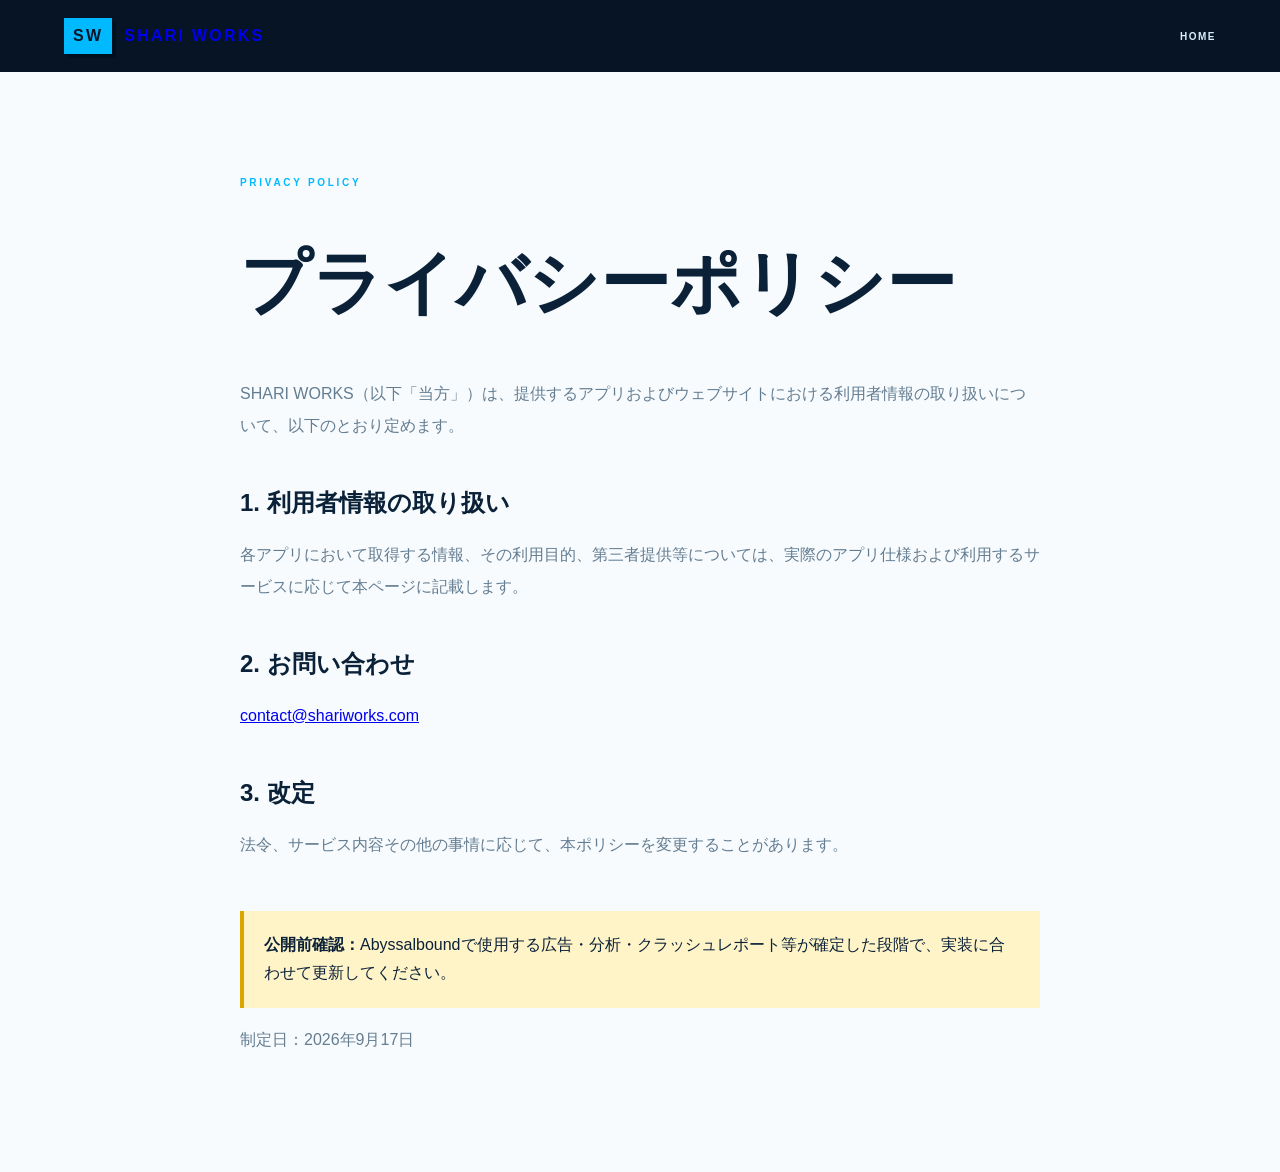
<file: privacy.html>
<!doctype html><html lang="ja"><head><meta charset="utf-8"><meta name="viewport" content="width=device-width,initial-scale=1"><title>Privacy Policy | SHARI WORKS</title><link rel="stylesheet" href="assets/style.css"></head><body><header><a class="brand" href="index.html"><b>SW</b> SHARI WORKS</a><nav><a href="index.html">HOME</a></nav></header><main class="policy"><label>PRIVACY POLICY</label><h1>プライバシーポリシー</h1><p>SHARI WORKS（以下「当方」）は、提供するアプリおよびウェブサイトにおける利用者情報の取り扱いについて、以下のとおり定めます。</p><h2>1. 利用者情報の取り扱い</h2><p>各アプリにおいて取得する情報、その利用目的、第三者提供等については、実際のアプリ仕様および利用するサービスに応じて本ページに記載します。</p><h2>2. お問い合わせ</h2><p><a href="mailto:contact@shariworks.com">contact@shariworks.com</a></p><h2>3. 改定</h2><p>法令、サービス内容その他の事情に応じて、本ポリシーを変更することがあります。</p><div class="notice"><b>公開前確認：</b>Abyssalboundで使用する広告・分析・クラッシュレポート等が確定した段階で、実装に合わせて更新してください。</div><p>制定日：2026年9月17日</p></main></body></html>
</file>
<file: assets/style.css>
*{box-sizing:border-box}html{scroll-behavior:smooth}body{margin:0;font-family:Arial,"Noto Sans JP",sans-serif;color:#0a2138;background:#f7fbfe}header{height:72px;background:#061426;color:#fff;display:flex;align-items:center;justify-content:space-between;padding:0 5vw;position:sticky;top:0;z-index:9}.brand{font-weight:900;letter-spacing:.14em;text-decoration:none}.brand b,footer b{background:#00b9ff;color:#061426;padding:9px;box-shadow:4px 4px #00101f}nav{display:flex;gap:25px}nav a{color:#d9edff;text-decoration:none;font-size:10px;font-weight:bold;letter-spacing:.15em}.hero{min-height:calc(100vh - 72px);display:grid;place-items:center;text-align:center;color:white;position:relative;overflow:hidden;background:radial-gradient(circle at 50% 85%,#087eb8,#0a4d7d 25%,#092b4b 50%,#061426 78%)}.grid{position:absolute;inset:0;opacity:.05;background-image:linear-gradient(#fff 1px,transparent 1px),linear-gradient(90deg,#fff 1px,transparent 1px);background-size:32px 32px}.hero-in{z-index:1;padding:60px 20px}.sushi{width:110px;height:100px;margin:0 auto 28px;position:relative}.sushi i{position:absolute;z-index:2;left:5px;top:0;width:100px;height:48px;display:grid;place-items:center;background:#ff735e;border:5px solid #fff1e8;font-style:normal;font-weight:900;font-size:24px;box-shadow:7px 7px #00101f}.sushi span{position:absolute;left:20px;bottom:5px;width:75px;height:58px;background:white;border-radius:10px 10px 25px 25px;box-shadow:7px 7px #00101f}.hero small,label{color:#00b9ff;font-size:10px;font-weight:bold;letter-spacing:.27em}.hero h1{font-size:clamp(60px,9vw,120px);line-height:.8;margin:25px 0;letter-spacing:.05em}.hero h1 em,.games h2 em,.contact h2 em,.about h2 em,.abyss em{font-style:normal;color:#5ce5ff}.hero h3{font-size:13px;letter-spacing:.35em;color:#5ce5ff}.hero p{line-height:2;color:#c4dced}.btn{display:inline-block;margin-top:20px;border:1px solid #5ce5ff;padding:15px 20px;color:#fff;text-decoration:none;font-size:11px;font-weight:bold}.about,.games,.contact{padding:110px 9vw}.about{display:grid;grid-template-columns:.8fr 1.2fr;gap:9vw;background:white}.about h2,.games>h2,.contact h2{font-size:clamp(45px,7vw,90px);line-height:.9;margin:20px 0}.about p{color:#647d91;line-height:2}.about .big{font-size:clamp(19px,2vw,28px);font-weight:bold;color:#0a2138}.values{display:grid;grid-template-columns:repeat(3,1fr);border-top:1px solid #dce8f1;margin-top:45px}.values span{padding:25px 15px 20px 0;font-weight:900}.values b,.values small{display:block}.values b{color:#00aeea;font-size:10px;margin-bottom:15px}.values small{color:#738a9c;font-weight:normal;margin-top:6px}.games{background:#061426;color:white}.games article{display:grid;grid-template-columns:1fr 1fr;max-width:1150px;margin:60px auto 0;border:1px solid #174361;background:#081d33}.abyss{min-height:500px;display:grid;place-items:center;position:relative;background:radial-gradient(circle,#08749b,#073657 45%,#03111d 75%);font-size:58px;font-weight:900;text-align:center}.abyss i{position:absolute;bottom:25px;color:#5ce5ff}.info{padding:55px}.status{color:#6be49a}.meta{font-size:10px;letter-spacing:.15em;color:#6f9bb8!important}.info h2{font-size:clamp(34px,4vw,58px);margin:10px 0}.jp{color:#00b9ff}.info p{color:#aec4d4;line-height:1.9;font-size:13px}.tags{font-size:9px;color:#91b5ce;border-top:1px solid #1d4059;border-bottom:1px solid #1d4059;padding:18px 0;margin:25px 0}.info strong{color:#5ce5ff;letter-spacing:.15em}.contact{background:#eef6fb}.contact p{color:#647d91}.contact>a{display:inline-block;margin-top:20px;font-size:clamp(18px,3vw,30px);font-weight:bold;color:#087da9;text-decoration:none;border-bottom:1px solid #9fc5d8;padding-bottom:10px}footer{background:#030d19;color:white;padding:45px 5vw;display:flex;gap:30px;align-items:center;justify-content:space-between;flex-wrap:wrap}footer a{color:#5ce5ff;font-size:10px}footer small{display:block;color:#57758b;font-size:9px;margin-top:12px}.policy{max-width:850px;margin:auto;padding:100px 25px}.policy h1{font-size:clamp(40px,7vw,70px)}.policy h2{margin-top:45px}.policy p{color:#647d91;line-height:2}.notice{margin-top:50px;background:#fff3c8;border-left:4px solid #dca600;padding:20px;line-height:1.8}@media(max-width:760px){header{padding:14px 18px;height:auto}.brand{font-size:11px}nav{gap:10px}.about,.games,.contact{padding:75px 24px}.about,.games article{grid-template-columns:1fr}.values{grid-template-columns:1fr}.abyss{min-height:350px}.info{padding:32px 24px}.hero h3{letter-spacing:.16em}}
/* v3 visual polish */
.brand{display:flex;align-items:center;gap:12px}.brand-icon{display:inline-grid;place-items:center;width:34px;height:34px;background:#00b9ff;color:#061426;font-size:11px;font-weight:900;letter-spacing:-.02em;box-shadow:4px 4px 0 #00101f}
.hero{background:radial-gradient(circle at 50% 88%,#0b82ba 0,#075987 24%,#082f50 50%,#061426 79%)}
.hero-in{width:min(760px,100%);padding:42px 20px 64px}
.studio-mark{width:104px;height:104px;margin:0 auto 30px;display:grid;place-items:center;position:relative;background:#f7fbff;clip-path:polygon(20% 0,80% 0,100% 20%,100% 80%,80% 100%,20% 100%,0 80%,0 20%);box-shadow:0 0 0 6px #00b9ff}
.studio-mark:before{content:"";position:absolute;inset:12px;border:2px solid #00b9ff}.studio-mark span{position:relative;color:#07375c;font-weight:900;font-size:27px;letter-spacing:-.06em}
.hero h1{font-size:clamp(64px,8.2vw,112px);line-height:.82;margin:22px 0 30px;font-style:normal;font-weight:900;letter-spacing:.065em}
.hero h1 span{font-style:normal;color:#fff}
.hero h3{color:#72e7ff;font-weight:800;text-shadow:0 1px 12px rgba(0,0,0,.35)}
.hero p{color:#d8eaf5;font-weight:500;text-shadow:0 1px 8px rgba(0,0,0,.35)}
.btn{background:rgba(0,185,255,.08);transition:.18s ease}.btn:hover{background:#00b9ff;color:#061426;transform:translateY(-2px)}
.games article{box-shadow:0 28px 70px rgba(0,0,0,.22)}.abyss{overflow:hidden}.abyss:before,.abyss:after{content:"";position:absolute;border:1px solid rgba(92,229,255,.14);width:330px;height:330px;transform:rotate(45deg)}.abyss:after{width:220px;height:220px}
.footer-brand{display:flex;align-items:center;gap:14px}.footer-brand small{margin-top:6px}
@media(max-width:760px){.brand-icon{width:29px;height:29px}.studio-mark{width:84px;height:84px}.hero-in{padding-top:35px}.hero p{font-size:13px}.hero h1{letter-spacing:.035em}}

.contact-links{display:flex;gap:22px;flex-wrap:wrap;align-items:center;margin-top:20px}.contact-links a{display:inline-block;font-size:clamp(16px,2.2vw,26px);font-weight:bold;color:#087da9;text-decoration:none;border-bottom:1px solid #9fc5d8;padding:10px 0}.contact-links a:hover{color:#005f86;border-color:#005f86}

.brand-logo{width:40px;height:40px;object-fit:cover;border-radius:50%;image-rendering:auto;box-shadow:0 0 0 2px rgba(92,229,255,.45)}.hero-logo{display:block;width:clamp(118px,10vw,168px);height:auto;aspect-ratio:1;border-radius:50%;object-fit:cover;margin:0 auto 28px;box-shadow:0 0 0 3px rgba(92,229,255,.75),0 18px 45px rgba(0,0,0,.28)}.footer-brand .brand-logo{width:46px;height:46px}@media(max-width:760px){.brand-logo{width:32px;height:32px}.hero-logo{width:112px}}
</file>
